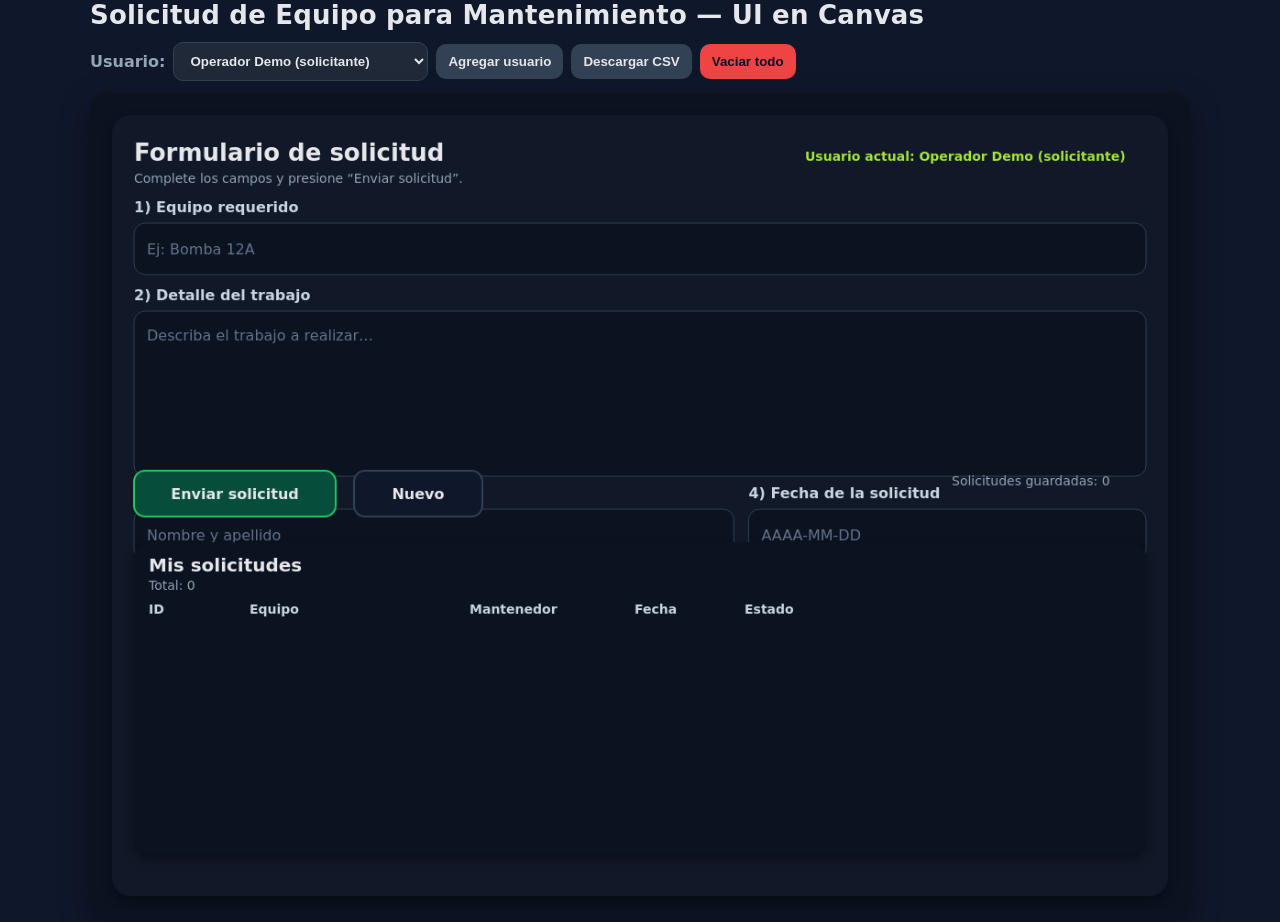
<file: index.html>
<!DOCTYPE html>
<html lang="es">
<head>
  <meta charset="utf-8" />
  <meta name="viewport" content="width=device-width, initial-scale=1" />
  <title>Solicitudes de Mantenimiento — Canvas con Usuarios y Aprobación</title>
  <link rel="icon" type="image/png" href="favicon.png" />
  <style>
    html, body { height: 100%; margin: 0; }
    body { display: grid; place-items: center; background: #0f172a; font-family: system-ui, -apple-system, Segoe UI, Roboto, Ubuntu, Cantarell, Noto Sans, Helvetica, Arial, "Apple Color Emoji", "Segoe UI Emoji"; color: #e5e7eb; }
    .wrap { width: min(1100px, 96vw); }
    .bar { display:flex; justify-content:space-between; align-items:center; gap:12px; margin-bottom:12px; flex-wrap:wrap; }
    .bar h1 { font-size: clamp(18px, 3vw, 26px); margin: 0; font-weight: 700; letter-spacing: 0.2px; }
    .bar .actions { display:flex; gap:8px; flex-wrap: wrap; align-items: center; }
    button, a.btn, select { border: 0; padding: 10px 12px; border-radius: 10px; background:#22c55e; color:#0b1220; font-weight:700; cursor:pointer; text-decoration:none; }
    select { background:#1f2937; color:#e5e7eb; border:1px solid #334155; }
    button.secondary { background:#334155; color:#e5e7eb; }
    button.warn { background:#ef4444; color:#0b1220; }
    canvas { width: 100%; height: auto; border-radius: 16px; box-shadow: 0 10px 30px rgba(0,0,0,0.35); background: #0b1220; }
    input.hidden-input, input.date-input { position: absolute; opacity: 0; pointer-events: none; }
  </style>
</head>
<body>
  <div class="wrap">
    <div class="bar">
      <h1>Solicitud de Equipo para Mantenimiento — UI en Canvas</h1>
      <div class="actions">
        <label for="userSelect" style="color:#94a3b8;font-weight:600">Usuario:</label>
        <select id="userSelect" title="Selecciona usuario"></select>
        <button id="btnAddUser" class="secondary" title="Agregar nuevo usuario">Agregar usuario</button>
        <button id="btnDescargar" class="secondary" title="Descargar CSV">Descargar CSV</button>
        <button id="btnLimpiar" class="warn" title="Vaciar todas las solicitudes">Vaciar todo</button>
      </div>
    </div>
    <canvas id="appCanvas" width="1200" height="900" aria-label="Formulario de solicitudes"></canvas>
  </div>

  <input id="textInput" class="hidden-input" type="text" autocomplete="off" />
  <input id="dateInput" class="date-input" type="date" />

<script>
(function(){
  var canvas = document.getElementById('appCanvas');
  var ctx = canvas.getContext('2d');
  var W = canvas.width; var H = canvas.height;

  // Usuarios simples en localStorage
  var LS_USERS_KEY = 'mant_users_v1';
  var LS_CURR_USER_KEY = 'mant_current_user_v1';
  var DEFAULT_USERS = [
    { id: 'u1', nombre: 'Operador Demo', username: 'operador', rol: 'solicitante' },
    { id: 'u2', nombre: 'Jefe de Operaciones', username: 'aprobador', rol: 'aprobador' }
  ];
  function getUsers(){
    try { var u = JSON.parse(localStorage.getItem(LS_USERS_KEY) || '[]'); return u.length ? u : DEFAULT_USERS.slice(); } catch(e){ return DEFAULT_USERS.slice(); }
  }
  function saveUsers(list){ localStorage.setItem(LS_USERS_KEY, JSON.stringify(list)); populateUserSelect(); }
  function getCurrentUser(){ var users = getUsers(); try { var id = localStorage.getItem(LS_CURR_USER_KEY); var found = users.find(function(x){ return x.id === id; }); return found || users[0]; } catch(e){ return users[0]; } }
  function setCurrentUser(id){ localStorage.setItem(LS_CURR_USER_KEY, id); render(); }
  function addUser(nombre, username, rol){ var users = getUsers(); var id = 'u' + Math.random().toString(36).slice(2,9); users.push({id:id, nombre:nombre, username:username, rol:rol}); saveUsers(users); setCurrentUser(id); }
  function populateUserSelect(){ var sel = document.getElementById('userSelect'); var users = getUsers(); sel.innerHTML = ''; users.forEach(function(u){ var opt = document.createElement('option'); opt.value = u.id; opt.textContent = u.nombre + ' (' + u.rol + ')'; sel.appendChild(opt); }); sel.value = getCurrentUser().id; }

  // Estado de la app
  var state = { focusKey: null, toast: null, fields: { equipo:'', detalle:'', mantenedor:'', fecha:'' }, boxes: {}, rowBoxes: {} };

  // Helpers de dibujo
  function setFont(size, weight){ if(!size) size = 18; if(!weight) weight = 'normal'; ctx.font = weight + ' ' + size + 'px ui-sans-serif, system-ui'; }
  function fillPath(f, color){ ctx.fillStyle = color; f(); }
  function strokePath(f, color, width){ if(!width) width = 1; ctx.lineWidth = width; ctx.strokeStyle = color; f(true); }
  function roundRectPath(x,y,w,h,r){ if(!r) r = 12; return function(drawStroke){ ctx.beginPath(); ctx.moveTo(x+r, y); ctx.arcTo(x+w, y, x+w, y+h, r); ctx.arcTo(x+w, y+h, x, y+h, r); ctx.arcTo(x, y+h, x, y, r); ctx.arcTo(x, y, x+w, y, r); ctx.closePath(); if(drawStroke) ctx.stroke(); else ctx.fill(); } }
  function shadow(f){ ctx.save(); ctx.shadowColor = 'rgba(0,0,0,0.35)'; ctx.shadowBlur = 12; ctx.shadowOffsetY = 6; f(); ctx.restore(); }
  function label(text, x, y){ setFont(16,'600'); ctx.fillStyle = '#cbd5e1'; ctx.fillText(text, x, y); }
  function wrapText(text, x, y, maxWidth, lineHeight){ var words = String(text || '').split(' '); var line = ''; for(var n=0;n<words.length;n++){ var testLine = line ? line + ' ' + words[n] : words[n]; var m = ctx.measureText(testLine); if(m.width > maxWidth && line){ ctx.fillText(line, x, y); line = words[n]; y += lineHeight; } else { line = testLine; } } if(line) ctx.fillText(line, x, y); }
  function drawButton(text, x, y, w, h, type){ var colors = ['#334155','#0f172a']; if(type==='primary') colors = ['#22c55e','#064e3b']; if(type==='danger') colors = ['#ef4444','#3f1212']; var rr = roundRectPath(x,y,w,h,12); fillPath(rr, colors[1]); strokePath(rr, colors[0], 2); setFont(16,'700'); ctx.fillStyle = '#e5e7eb'; var tw = ctx.measureText(text).width; ctx.fillText(text, x + (w - tw)/2, y + h/2 + 6); return {x:x,y:y,w:w,h:h}; }
  function drawChip(text, x, y, color){ var padX=10; setFont(14,'700'); var tw = ctx.measureText(text).width; var rr = roundRectPath(x, y-16, tw+padX*2, 26, 12); fillPath(rr, color); ctx.fillStyle = '#0b1220'; ctx.fillText(text, x+padX, y+4); }

  // Datos
  var LS_REQ_KEY = 'solicitudes_mant_canvas_v2';
  function getAll(){ try { var arr = JSON.parse(localStorage.getItem(LS_REQ_KEY) || '[]'); return arr.map(upgradeReq); } catch(e){ return []; } }
  function saveAll(list){ localStorage.setItem(LS_REQ_KEY, JSON.stringify(list)); }
  function saveOne(item){ var all = getAll(); all.push(item); saveAll(all); }
  function clearAll(){ localStorage.removeItem(LS_REQ_KEY); }
  function upgradeReq(r){ if(!r.id){ r.id = 'REQ-' + (r.createdAt || Date.now()); } if(!r.estado){ r.estado = 'Pendiente'; } if(!r.creadaPor){ r.creadaPor = 'desconocido'; } return r; }

  // Render
  var btnEnviar = null; var btnNuevo = null;
  function drawBG(){ shadow(function(){ fillPath(roundRectPath(24,24,W-48,H-48,20), '#111827'); }); setFont(26,'700'); ctx.fillStyle = '#e5e7eb'; ctx.fillText('Formulario de solicitud', 48, 74); setFont(14); ctx.fillStyle = '#94a3b8'; ctx.fillText('Complete los campos y presione “Enviar solicitud”.', 48, 98); var u = getCurrentUser(); setFont(14,'700'); ctx.fillStyle = '#a3e635'; ctx.fillText('Usuario actual: ' + u.nombre + ' (' + u.rol + ')', W-420, 74); }
  function drawForm(){ var left = 48; var top = 120; var colW = W - 96; label('1) Equipo requerido', left, top+10); drawInput('equipo', left, top+22, colW, 56); label('2) Detalle del trabajo', left, top+106); drawInput('detalle', left, top+118, colW, 180, true); label('3) Mantenedor a cargo', left, top+322); drawInput('mantenedor', left, top+334, colW * 0.6 - 8, 56); label('4) Fecha de la solicitud', left + colW * 0.6 + 8, top+322); drawInput('fecha', left + colW * 0.6 + 8, top+334, colW * 0.4 - 8, 56); btnEnviar = drawButton('Enviar solicitud', left, 412, 220, 50, 'primary'); btnNuevo  = drawButton('Nuevo', left + 240, 412, 140, 50, 'secondary'); }
  function drawInput(key, x, y, w, h, multiline){ var focused = state.focusKey === key; var rr = roundRectPath(x,y,w,h,12); fillPath(rr, '#0b1220'); strokePath(rr, focused ? '#22c55e' : '#334155', focused?2:1); setFont(18); ctx.fillStyle = '#e5e7eb'; var pad = 14; var text = String(state.fields[key] || ''); if(multiline){ wrapText(text, x+pad, y+pad+18, w-pad*2, 22); } else { ctx.fillText(text, x+pad, y + h/2 + 7); } if(!text){ setFont(16); ctx.fillStyle = '#64748b'; var ph = {equipo:'Ej: Bomba 12A', detalle:'Describa el trabajo a realizar…', mantenedor:'Nombre y apellido', fecha:'AAAA-MM-DD'}[key]; if(multiline){ wrapText(ph, x+pad, y+pad+18, w-pad*2, 22); } else { ctx.fillText(ph, x+pad, y + h/2 + 6); } } state.boxes[key] = {x:x,y:y,w:w,h:h}; }
  function drawLists(){ var u = getCurrentUser(); var all = getAll(); var listTop = 490; var panelH = H - listTop - 70; var panelW = W - 96; var left = 48; shadow(function(){ fillPath(roundRectPath(left, listTop, panelW, panelH, 16), '#0b1220'); }); setFont(20,'700'); ctx.fillStyle = '#e5e7eb'; var title = u.rol === 'aprobador' ? 'Bandeja de Aprobación' : 'Mis solicitudes'; ctx.fillText(title, left+16, listTop+32); setFont(14); ctx.fillStyle = '#94a3b8'; var subset = u.rol === 'aprobador' ? all.filter(function(r){ return r.estado === 'Pendiente'; }) : all.filter(function(r){ return r.creadaPor === u.username || r.creadaPor === u.nombre; }); var hint = u.rol === 'aprobador' ? 'Pendientes: ' + subset.length : 'Total: ' + subset.length; ctx.fillText(hint, left+16, listTop+52);
    var cols = [ {key:'id', label:'ID', w:110}, {key:'equipo', label:'Equipo', w:240}, {key:'mantenedor', label:'Mantenedor', w:180}, {key:'fecha', label:'Fecha', w:120}, {key:'estado', label:'Estado', w:130}, {key:'acciones', label:(u.rol==='aprobador'?'Acciones':' '), w:210} ];
    var x = left+16; var y = listTop+78; setFont(14,'700'); ctx.fillStyle = '#cbd5e1'; cols.forEach(function(c){ ctx.fillText(c.label, x, y); x += c.w; });
    state.rowBoxes = {}; y += 14; var rowH = 44; var maxRows = Math.floor((panelH - 110)/rowH);
    subset.slice(0, maxRows).forEach(function(r, idx){ var ry = y + idx*rowH; ctx.fillStyle = idx % 2 ? '#0b1d2e' : '#0f172a'; ctx.fillRect(left+8, ry-18, panelW-16, rowH); var cx = left+16; setFont(14); ctx.fillStyle = '#e5e7eb'; ctx.fillText(String(r.id).slice(0,12), cx, ry); cx += cols[0].w; ctx.fillText(String(r.equipo).slice(0,26), cx, ry); cx += cols[1].w; ctx.fillText(String(r.mantenedor).slice(0,22), cx, ry); cx += cols[2].w; ctx.fillText(String(r.fecha), cx, ry); cx += cols[3].w; if(r.estado === 'Aprobada'){ drawChip('Aprobada', cx, ry, '#16a34a'); } else if(r.estado === 'Rechazada'){ drawChip('Rechazada', cx, ry, '#ef4444'); } else { drawChip('Pendiente', cx, ry, '#eab308'); } cx += cols[4].w; if(u.rol === 'aprobador' && r.estado === 'Pendiente'){ var b1 = drawButton('Aprobar', cx, ry-26, 96, 34, 'primary'); var b2 = drawButton('Rechazar', cx+110, ry-26, 96, 34, 'danger'); state.rowBoxes['approve:' + r.id] = b1; state.rowBoxes['reject:' + r.id] = b2; } }); }
  function render(){ ctx.clearRect(0,0,W,H); drawBG(); drawForm(); setFont(14); ctx.fillStyle = '#94a3b8'; var total = getAll().length; ctx.fillText('Solicitudes guardadas: ' + total, W - 260, 428); if(state.toast && Date.now() < state.toast.until){ var msg = state.toast.msg; ctx.save(); shadow(function(){ fillPath(roundRectPath(W-480, 40, 420, 52, 12), '#16a34a'); }); setFont(16,'700'); ctx.fillStyle = '#052e1a'; ctx.fillText('✓', W-462, 73); ctx.fillStyle = '#052e1a'; ctx.fillText(msg, W-440, 73); ctx.restore(); } drawLists(); }

  // Entradas nativas
  var textInput = document.getElementById('textInput'); var dateInput = document.getElementById('dateInput');
  function focusField(key){ state.focusKey = key; positionNativeInput(key); render(); }
  function blurInputs(){ state.focusKey = null; textInput.style.opacity = 0; textInput.style.pointerEvents = 'none'; dateInput.style.opacity = 0; dateInput.style.pointerEvents = 'none'; render(); }
  function positionNativeInput(key){ var b = state.boxes[key]; if(!b) return; var rect = canvas.getBoundingClientRect(); var px = rect.left + (b.x / W) * rect.width; var py = rect.top + (b.y / H) * rect.height; var pw = (b.w / W) * rect.width; var ph = (b.h / H) * rect.height; if(key === 'fecha'){ dateInput.style.left = String(px + 10) + 'px'; dateInput.style.top = String(py + 10) + 'px'; dateInput.style.width = String(pw - 20) + 'px'; dateInput.style.height = String(ph - 20) + 'px'; dateInput.value = state.fields.fecha || ''; dateInput.style.opacity = 1; dateInput.style.pointerEvents = 'auto'; dateInput.focus(); } else { textInput.type = 'text'; textInput.style.left = String(px + 10) + 'px'; textInput.style.top = String(py + 10) + 'px'; textInput.style.width = String(pw - 20) + 'px'; textInput.style.height = String(ph - 20) + 'px'; textInput.value = state.fields[key] || ''; textInput.maxLength = key === 'detalle' ? 500 : 120; textInput.style.opacity = 1; textInput.style.pointerEvents = 'auto'; textInput.focus(); } }

  canvas.addEventListener('click', function(e){ var rect = canvas.getBoundingClientRect(); var x = (e.clientX - rect.left) * (W / rect.width); var y = (e.clientY - rect.top) * (H / rect.height); var p = {x:x, y:y}; var k; for(k in state.boxes){ var b = state.boxes[k]; if(p.x>=b.x && p.x<=b.x+b.w && p.y>=b.y && p.y<=b.y+b.h){ focusField(k); return; } }
    if(btnEnviar && p.x>=btnEnviar.x && p.x<=btnEnviar.x+btnEnviar.w && p.y>=btnEnviar.y && p.y<=btnEnviar.y+btnEnviar.h){ handleSubmit(); return; }
    if(btnNuevo && p.x>=btnNuevo.x && p.x<=btnNuevo.x+btnNuevo.w && p.y>=btnNuevo.y && p.y<=btnNuevo.y+btnNuevo.h){ handleNuevo(); return; }
    for(k in state.rowBoxes){ var bb = state.rowBoxes[k]; if(p.x>=bb.x && p.x<=bb.x+bb.w && p.y>=bb.y && p.y<=bb.y+bb.h){ var parts = k.split(':'); if(parts[0]==='approve') approveRequest(parts[1]); else if(parts[0]==='reject') rejectRequest(parts[1]); return; } }
    blurInputs();
  });

  function handleSubmit(){ var u = getCurrentUser(); var f = state.fields; if(!f.equipo || !f.detalle || !f.mantenedor || !f.fecha){ showToast('Complete todos los campos.'); return; } var now = new Date(); var item = { id: 'REQ-' + now.getTime(), equipo: f.equipo, detalle: f.detalle, mantenedor: f.mantenedor, fecha: f.fecha, estado: 'Pendiente', creadaPor: u.username || u.nombre, aprobador: null, fechaAprob: null, motivoRechazo: null, createdAt: now.toISOString() }; saveOne(item); showToast('Solicitud enviada y en estado Pendiente.'); handleNuevo(); }
  function handleNuevo(){ state.fields = {equipo:'', detalle:'', mantenedor:'', fecha:''}; blurInputs(); render(); }
  function approveRequest(id){ var u = getCurrentUser(); var all = getAll(); var i = all.findIndex(function(r){ return String(r.id) === String(id); }); if(i<0) return; all[i].estado = 'Aprobada'; all[i].aprobador = u.username || u.nombre; all[i].fechaAprob = new Date().toISOString(); all[i].motivoRechazo = null; saveAll(all); showToast('Solicitud ' + id + ' aprobada.'); render(); }
  function rejectRequest(id){ var motivo = prompt('Indique motivo de rechazo:'); var u = getCurrentUser(); var all = getAll(); var i = all.findIndex(function(r){ return String(r.id) === String(id); }); if(i<0) return; all[i].estado = 'Rechazada'; all[i].aprobador = u.username || u.nombre; all[i].fechaAprob = new Date().toISOString(); all[i].motivoRechazo = String(motivo || ''); saveAll(all); showToast('Solicitud ' + id + ' rechazada.'); render(); }

  function showToast(msg){ state.toast = {msg: msg, until: Date.now() + 2200}; render(); }

  // Botones de cabecera
  document.getElementById('btnDescargar').addEventListener('click', function(){ var rows = getAll(); if(rows.length===0){ showToast('No hay solicitudes para exportar.'); return; } var header = ['id','equipo','detalle','mantenedor','fecha','estado','creadaPor','aprobador','fechaAprob','motivoRechazo','createdAt']; var NL = String.fromCharCode(10); function esc(v){ var s = String(v); s = s.split('"').join('""'); var need = s.indexOf(',')>-1 || s.indexOf(NL)>-1 || s.indexOf('"')>-1; return need ? '"' + s + '"' : s; } var csv = [header.join(',')].concat(rows.map(function(r){ return header.map(function(h){ return esc(r[h] == null ? '' : r[h]); }).join(','); })).join(NL); var blob = new Blob([csv], {type:'text/csv;charset=utf-8;'}); var url = URL.createObjectURL(blob); var a = document.createElement('a'); a.href = url; a.download = 'solicitudes_mantenimiento.csv'; document.body.appendChild(a); a.click(); a.remove(); URL.revokeObjectURL(url); });
  document.getElementById('btnLimpiar').addEventListener('click', function(){ if(confirm('¿Seguro que desea eliminar todas las solicitudes guardadas?')){ clearAll(); render(); } });
  document.getElementById('btnAddUser').addEventListener('click', function(){ var nombre = prompt('Nombre del usuario:'); if(!nombre) return; var username = prompt('Usuario de inicio de sesión:'); if(!username) username = nombre.toLowerCase().split(' ').join('.'); var rol = prompt('Rol: escriba solicitante o aprobador','solicitante'); if(!rol) return; rol = rol.toLowerCase().trim(); if(rol!=='solicitante' && rol!=='aprobador'){ alert('Rol no válido'); return; } addUser(nombre, username, rol); });
  document.getElementById('userSelect').addEventListener('change', function(e){ setCurrentUser(e.target.value); });

  // Inicialización
  populateUserSelect();
  render();
  window.addEventListener('resize', function(){ if(state.focusKey) positionNativeInput(state.focusKey); });
})();
</script>
</body>
</html>
</file>
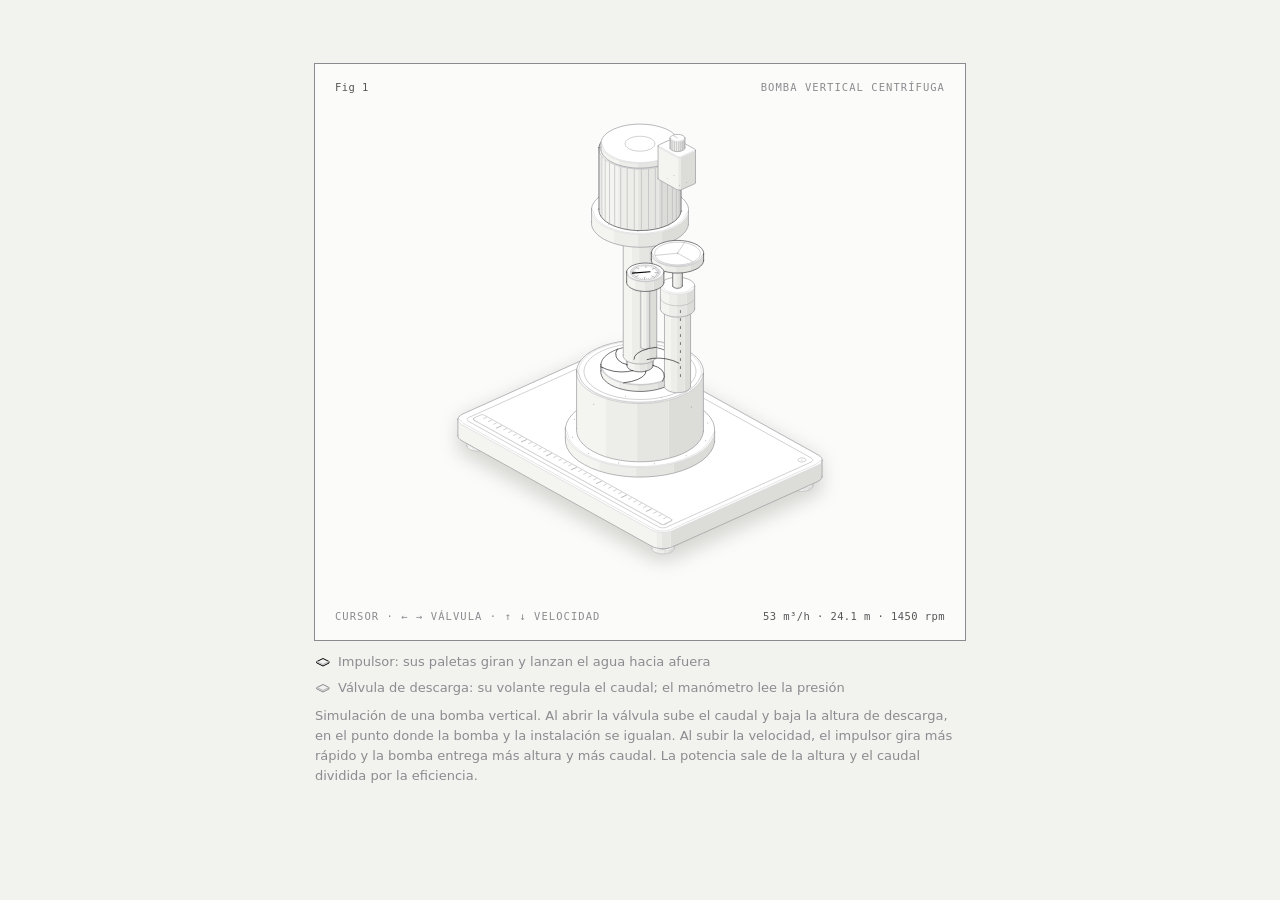
<file: pruebas/bomba-vertical/bomba-vertical-light.html>
<!doctype html><html lang="en"><head><meta charset="utf-8"><meta name="viewport" content="width=device-width, initial-scale=1"><title>Bomba vertical</title><style>
.iso{
  --anatomy-page:#0b0b0b;--anatomy-card:#131313;--anatomy-text:#a3a3a3;--anatomy-strong:#e6e6e6;--anatomy-muted:#6e6e6e;
  --anatomy-paper:#131313;--anatomy-face:#1b1b1b;--anatomy-top:#1c1c1c;
  --anatomy-shade-0:#0f0f0f;--anatomy-shade-1:#121212;--anatomy-shade-2:#151515;--anatomy-shade-3:#181818;
  --anatomy-lit-top:#262626;--anatomy-lit-shade:#1d1d1d;
  --anatomy-hi:#d4d4d4;--anatomy-mid:#6a6a6a;--anatomy-lo:#3e3e3e;--anatomy-faint:#2a2a2a;--anatomy-lit:#ffffff;
  --anatomy-halo:#050505;--anatomy-halo-opacity:.9;--anatomy-dot:#e6e6e6;
  --anatomy-red:#ff6b6b;--anatomy-green:#6be0a0;--anatomy-blue:#6b9bff;
  --anatomy-weight:.6px;--anatomy-ease:cubic-bezier(.32,.72,0,1);
  --anatomy-mono:ui-monospace,"SF Mono",Menlo,Consolas,monospace;
  --anatomy-lift:inset 0 1px 0 0 #ffffff0a,inset 0 0 0 1px #ffffff06,0 0 0 1px #00000026,0 1px 1px -.5px #00000014,0 3px 3px -1.5px #00000014,0 6px 6px -3px #00000014,0 12px 12px -6px #00000014;
}
.iso[data-theme="light"]{
  --anatomy-page:#f2f2ef;--anatomy-card:#fbfbfa;--anatomy-text:#57575a;--anatomy-strong:#18181a;--anatomy-muted:#8c8c90;
  --anatomy-paper:#fbfbfa;--anatomy-face:#ffffff;--anatomy-top:#ffffff;
  --anatomy-shade-0:#dcdcd9;--anatomy-shade-1:#e5e5e2;--anatomy-shade-2:#ededea;--anatomy-shade-3:#f4f4f1;
  --anatomy-lit-top:#ffffff;--anatomy-lit-shade:#eeeeeb;
  --anatomy-hi:#26262a;--anatomy-mid:#8a8a8f;--anatomy-lo:#b4b4b8;--anatomy-faint:#d4d4d6;--anatomy-lit:#000000;
  --anatomy-halo:#8a8a80;--anatomy-halo-opacity:.32;--anatomy-dot:#3a3a3e;
  --anatomy-red:#e5484d;--anatomy-green:#30a46c;--anatomy-blue:#3e63dd;
  --anatomy-lift:inset 0 1px 0 0 #ffffff,0 0 0 1px #0000000f,0 1px 1px -.5px #0000000a,0 3px 3px -1.5px #0000000a,0 6px 6px -3px #0000000a,0 12px 12px -6px #0000000a;
}
.iso-svg{display:block;width:100%;height:auto;overflow:visible}
.iso-svg path,.iso-svg circle{vector-effect:non-scaling-stroke}
.iso-fill{fill:var(--anatomy-paper);stroke:none}
.iso-solid[data-lit]>.iso-fill{fill:var(--anatomy-face)}
.iso-shade,.iso-top{stroke:none}
.iso-shade[data-shade="0"]{fill:var(--anatomy-shade-0)}
.iso-shade[data-shade="1"]{fill:var(--anatomy-shade-1)}
.iso-shade[data-shade="2"]{fill:var(--anatomy-shade-2)}
.iso-shade[data-shade="3"]{fill:var(--anatomy-shade-3)}
.iso-top{fill:var(--anatomy-top)}
.iso-solid[data-lit]>.iso-top{fill:var(--anatomy-lit-top)}
.iso-solid[data-lit]>.iso-shade{fill:var(--anatomy-lit-shade)}
.iso-solid[data-seamless]>.iso-shade,.iso-solid[data-seamless]>.iso-top{stroke-width:.4;stroke-linejoin:round}
.iso-solid[data-seamless]>.iso-shade[data-shade="0"]{stroke:var(--anatomy-shade-0)}
.iso-solid[data-seamless]>.iso-shade[data-shade="1"]{stroke:var(--anatomy-shade-1)}
.iso-solid[data-seamless]>.iso-shade[data-shade="2"]{stroke:var(--anatomy-shade-2)}
.iso-solid[data-seamless]>.iso-shade[data-shade="3"]{stroke:var(--anatomy-shade-3)}
.iso-solid[data-seamless]>.iso-top{stroke:var(--anatomy-top)}
.iso-solid[data-seamless][data-lit]>.iso-top{stroke:var(--anatomy-lit-top)}
.iso-solid[data-seamless][data-lit]>.iso-shade{stroke:var(--anatomy-lit-shade)}
.iso-solid[data-lit]>.iso-edge{stroke:var(--anatomy-lit)}
.iso-halo{fill:var(--anatomy-halo);stroke:none;filter:blur(9px);opacity:var(--anatomy-halo-opacity);transform:translateY(3px)}
.iso-line{fill:none;stroke:var(--anatomy-lo);stroke-width:var(--anatomy-weight);stroke-linecap:round;stroke-linejoin:round}
.iso-line[data-tone="hi"]{stroke:var(--anatomy-hi)}
.iso-line[data-tone="mid"]{stroke:var(--anatomy-mid)}
.iso-line[data-tone="lo"]{stroke:var(--anatomy-lo)}
.iso-line[data-tone="faint"]{stroke:var(--anatomy-faint)}
.iso-line[data-tone="lit"]{stroke:var(--anatomy-lit)}
.iso-line[data-tone="red"]{stroke:var(--anatomy-red)}
.iso-line[data-tone="green"]{stroke:var(--anatomy-green)}
.iso-line[data-tone="blue"]{stroke:var(--anatomy-blue)}
.iso-line[data-dotted]{stroke-dasharray:.01 3.5;stroke-width:1}
.iso-line[data-dashed]{stroke-dasharray:3 3}
.iso-line[data-flow]{stroke-dasharray:2 6}
.iso-wire-end{fill:var(--anatomy-paper);stroke:var(--anatomy-lo);stroke-width:var(--anatomy-weight)}
.iso-wire[data-tone="hi"] .iso-wire-end{stroke:var(--anatomy-hi)}
.iso-wire[data-tone="mid"] .iso-wire-end{stroke:var(--anatomy-mid)}
.iso-wire[data-tone="faint"] .iso-wire-end{stroke:var(--anatomy-faint)}
.iso-wire[data-tone="lit"] .iso-wire-end{stroke:var(--anatomy-lit)}
.iso-dots circle{fill:var(--anatomy-dot);stroke:none;opacity:.32}
.iso-dots[data-tone="hi"] circle{opacity:.85}
.iso-dots[data-tone="mid"] circle{opacity:.45}
.iso-dots[data-tone="lo"] circle{opacity:.22}
.iso-dots[data-tone="faint"] circle{opacity:.12}
.iso-face-text{fill:var(--anatomy-mid);font-family:var(--anatomy-mono);letter-spacing:.04em}
.iso-face-text[data-tone="hi"]{fill:var(--anatomy-hi)}
.iso-face-text[data-tone="lo"]{fill:var(--anatomy-lo)}
.iso-face-text[data-tone="faint"]{fill:var(--anatomy-faint)}
.tb-body{fill:var(--anatomy-shade-2);stroke:none}
.tb-shine{fill:var(--anatomy-top);stroke:none}
.tb-shade{fill:var(--anatomy-shade-0);stroke:none}
.tb-ring{fill:none;stroke:var(--anatomy-lo);stroke-width:.45;stroke-linecap:butt;stroke-linejoin:round}
.tb-ring[data-tone="mid"]{stroke:var(--anatomy-mid)}
.tb-ring[data-tone="faint"]{stroke:var(--anatomy-faint)}
.tb-ring[data-tone="hi"]{stroke:var(--anatomy-hi)}
@keyframes iso-flow{to{stroke-dashoffset:-32}}
@keyframes iso-pulse{0%,100%{opacity:.18}12%{opacity:1}40%{opacity:.18}}
.iso-line[data-flow]{animation:iso-flow 1600ms linear infinite}
.iso-dots circle[data-pulse]{animation:iso-pulse 1600ms steps(1,end) infinite;animation-delay:var(--pulse-at,0ms)}
.iso-figure{margin:32px 0 36px}
.iso-plate{position:relative;padding:52px 24px;border-radius:0;background:var(--anatomy-card);box-shadow:0 0 0 1px var(--anatomy-mid);--anatomy-paper:var(--anatomy-card)}
.iso-plate-corners{position:absolute;inset:18px 20px;pointer-events:none}
.iso-plate-corner{position:absolute;color:var(--anatomy-muted);font-family:var(--anatomy-mono);font-size:10.5px;line-height:1;letter-spacing:.04em;white-space:nowrap}
.iso-plate-corner[data-corner="fig"]{top:0;left:0;color:var(--anatomy-text)}
.iso-plate-corner[data-corner="title"]{top:0;right:0;text-transform:uppercase;letter-spacing:.1em}
.iso-plate-corner[data-corner="hint"]{bottom:0;left:0;text-transform:uppercase;letter-spacing:.1em}
.iso-plate-corner[data-corner="readout"]{right:0;bottom:0;color:var(--anatomy-text);font-variant-numeric:tabular-nums}
.iso-plate .iso-svg{margin:0 auto}
.iso-legend{display:grid;gap:8px;margin-top:12px;color:var(--anatomy-muted);font-size:13px;line-height:1.55}
.iso-keys{display:flex;flex-wrap:wrap;gap:6px 18px}
.iso-key{display:inline-flex;align-items:center;gap:7px}
.iso-swatch{width:16px;height:10px;flex:none;overflow:visible}
.iso-swatch path{fill:none;stroke:var(--anatomy-hi);stroke-width:1;vector-effect:non-scaling-stroke;stroke-linejoin:round;stroke-linecap:round}
.iso-swatch[data-mark="raised"] path,.iso-swatch[data-mark="flat"] path{stroke:var(--anatomy-mid)}
.iso-swatch[data-mark="lit"] path{stroke:var(--anatomy-lit)}
.iso-swatch[data-mark="dim"] path{stroke:var(--anatomy-lo)}
.iso-swatch[data-mark="dotted"] path{stroke-dasharray:.01 3;stroke-width:1.4}
.iso-swatch[data-mark="dashed"] path{stroke-dasharray:3 2.5}
.iso-swatch[data-mark="red"] path{stroke:var(--anatomy-red)}
.iso-swatch[data-mark="green"] path{stroke:var(--anatomy-green)}
.iso-swatch[data-mark="blue"] path{stroke:var(--anatomy-blue)}
.iso-swatch-crease{stroke:var(--anatomy-lo)!important}
@media (max-width:560px){.iso-plate{padding:48px 12px 70px}.iso-plate-corner[data-corner="hint"]{bottom:18px}}
@media (prefers-reduced-motion:reduce){.iso-line[data-flow],.iso-dots circle[data-pulse]{animation:none}}

*{box-sizing:border-box}
html{color-scheme:dark}
body[data-theme="light"]{color-scheme:light}
body{margin:0;background:var(--anatomy-page);color:var(--anatomy-text);font:14px/1.6 ui-sans-serif,system-ui,-apple-system,"Segoe UI",sans-serif;-webkit-font-smoothing:antialiased}
.iso-page{width:min(650px,100% - 32px);margin:64px auto 96px}
</style></head><body class="iso" data-theme="light"><main class="iso-page"><figure class="iso-figure"><div class="iso-plate"><div class="iso-plate-corners" aria-hidden="true"><span class="iso-plate-corner" data-corner="fig">Fig 1</span><span class="iso-plate-corner" data-corner="title">Bomba vertical centrífuga</span><span class="iso-plate-corner" data-corner="hint">Cursor · ← → válvula · ↑ ↓ velocidad</span><span class="iso-plate-corner" data-corner="readout" data-readout></span></div><div class="iso-stage" tabindex="0" role="slider" aria-label="Bomba vertical: flechas izquierda y derecha para la válvula, arriba y abajo para la velocidad" aria-valuemin="0" aria-valuemax="200" aria-valuenow="0"><svg xmlns="http://www.w3.org/2000/svg" class="iso-svg" viewBox="0 0 600 470" role="img" aria-label="Vertical centrifugal pump. A motor on top turns a shaft inside a column; an open impeller in the volute casing throws the water outward, and it rises through the discharge pipe. A gate valve on the pipe sets the flow and a pressure gauge reads the head."><path class="iso-halo" d="M118.5 302.1L118.9 300.7L119.9 299.3L121.4 298.1L123.4 297L267.3 232.2L269.6 231.3L272.3 230.7L275.1 230.4L278 230.3L280.9 230.5L283.7 231L286.2 231.8L288.3 232.7L477.7 337.9L479.4 339.1L480.7 340.4L481.4 341.8L481.5 343.3L481.5 369.1L481.1 370.5L480.1 371.9L478.6 373.2L476.6 374.2L332.7 439L330.4 439.9L327.7 440.5L324.9 440.9L322 440.9L319.1 440.7L316.3 440.2L313.8 439.4L311.7 438.5L122.3 333.3L120.6 332.1L119.3 330.8L118.6 329.4L118.5 327.9Z"/><g class="iso-solid"><path class="iso-fill" d="M265.8 263.3L266 262L266.7 260.8L267.9 259.7L269.5 258.8L271.5 258.1L273.9 257.6L276.3 257.4L278.8 257.4L281.2 257.8L283.4 258.4L285.3 259.2L286.7 260.2L287.7 261.4L288.1 262.6L288.1 265.8L288 267.1L287.3 268.3L286.1 269.4L284.5 270.3L282.4 271L280.1 271.5L277.7 271.7L275.2 271.7L272.8 271.3L270.6 270.7L268.7 269.9L267.2 268.9L266.3 267.7L265.8 266.5Z"/><path class="iso-shade" data-shade="0" d="M284.5 270.3L282.4 271L282.4 267.8L284.5 267.1ZM288.1 265.8L288 267.1L288 263.9L288.1 262.6ZM288 267.1L287.3 268.3L287.3 265.1L288 263.9ZM287.3 268.3L286.1 269.4L286.1 266.2L287.3 265.1ZM286.1 269.4L284.5 270.3L284.5 267.1L286.1 266.2Z"/><path class="iso-shade" data-shade="1" d="M282.4 271L280.1 271.5L280.1 268.3L282.4 267.8ZM280.1 271.5L277.7 271.7L277.7 268.5L280.1 268.3Z"/><path class="iso-shade" data-shade="2" d="M277.7 271.7L275.2 271.7L275.2 268.4L277.7 268.5ZM275.2 271.7L272.8 271.3L272.8 268.1L275.2 268.4ZM272.8 271.3L270.6 270.7L270.6 267.5L272.8 268.1Z"/><path class="iso-shade" data-shade="3" d="M270.6 270.7L268.7 269.9L268.7 266.7L270.6 267.5ZM268.7 269.9L267.2 268.9L267.2 265.7L268.7 266.7ZM267.2 268.9L266.3 267.7L266.3 264.5L267.2 265.7ZM266.3 267.7L265.8 266.5L265.8 263.3L266.3 264.5Z"/><path class="iso-top" d="M284.5 267.1L282.4 267.8L280.1 268.3L277.7 268.5L275.2 268.4L272.8 268.1L270.6 267.5L268.7 266.7L267.2 265.7L266.3 264.5L265.8 263.3L266 262L266.7 260.8L267.9 259.7L269.5 258.8L271.5 258.1L273.9 257.6L276.3 257.4L278.8 257.4L281.2 257.8L283.4 258.4L285.3 259.2L286.7 260.2L287.7 261.4L288.1 262.6L288 263.9L287.3 265.1L286.1 266.2Z"/><path class="iso-line iso-crease" data-tone="faint" d="M288.1 262.6L288 263.9L287.3 265.1L286.1 266.2L284.5 267.1L282.4 267.8L280.1 268.3L277.7 268.5L275.2 268.4L272.8 268.1L270.6 267.5L268.7 266.7L267.2 265.7L266.3 264.5L265.8 263.3"/><path class="iso-line iso-edge" data-tone="lo" d="M265.8 263.3L266 262L266.7 260.8L267.9 259.7L269.5 258.8L271.5 258.1L273.9 257.6L276.3 257.4L278.8 257.4L281.2 257.8L283.4 258.4L285.3 259.2L286.7 260.2L287.7 261.4L288.1 262.6M288.1 265.8L288 267.1L287.3 268.3L286.1 269.4L284.5 270.3L282.4 271L280.1 271.5L277.7 271.7L275.2 271.7L272.8 271.3L270.6 270.7L268.7 269.9L267.2 268.9L266.3 267.7L265.8 266.5M265.8 263.3L265.8 266.5M288.1 262.6L288.1 265.8"/></g><g class="iso-solid"><path class="iso-fill" d="M268.8 256.7L268.9 255.8L269.4 254.9L270.3 254.1L271.5 253.4L273 252.9L274.7 252.6L276.5 252.4L278.3 252.4L280.1 252.7L281.7 253.1L283.1 253.7L284.1 254.5L284.9 255.3L285.2 256.2L285.2 262.7L285.1 263.6L284.6 264.5L283.7 265.3L282.5 266L281 266.5L279.3 266.9L277.5 267L275.6 267L273.9 266.7L272.3 266.3L270.9 265.7L269.8 264.9L269.1 264.1L268.8 263.2Z"/><path class="iso-shade" data-shade="0" d="M282.5 266L281 266.5L281 260.1L282.5 259.5ZM285.2 262.7L285.1 263.6L285.1 257.2L285.2 256.2ZM285.1 263.6L284.6 264.5L284.6 258L285.1 257.2ZM284.6 264.5L283.7 265.3L283.7 258.8L284.6 258ZM283.7 265.3L282.5 266L282.5 259.5L283.7 258.8Z"/><path class="iso-shade" data-shade="1" d="M281 266.5L279.3 266.9L279.3 260.4L281 260.1ZM279.3 266.9L277.5 267L277.5 260.6L279.3 260.4Z"/><path class="iso-shade" data-shade="2" d="M277.5 267L275.6 267L275.6 260.5L277.5 260.6ZM275.6 267L273.9 266.7L273.9 260.3L275.6 260.5ZM273.9 266.7L272.3 266.3L272.3 259.8L273.9 260.3Z"/><path class="iso-shade" data-shade="3" d="M272.3 266.3L270.9 265.7L270.9 259.2L272.3 259.8ZM270.9 265.7L269.8 264.9L269.8 258.5L270.9 259.2ZM269.8 264.9L269.1 264.1L269.1 257.6L269.8 258.5ZM269.1 264.1L268.8 263.2L268.8 256.7L269.1 257.6Z"/><path class="iso-top" d="M282.5 259.5L281 260.1L279.3 260.4L277.5 260.6L275.6 260.5L273.9 260.3L272.3 259.8L270.9 259.2L269.8 258.5L269.1 257.6L268.8 256.7L268.9 255.8L269.4 254.9L270.3 254.1L271.5 253.4L273 252.9L274.7 252.6L276.5 252.4L278.3 252.4L280.1 252.7L281.7 253.1L283.1 253.7L284.1 254.5L284.9 255.3L285.2 256.2L285.1 257.2L284.6 258L283.7 258.8Z"/><path class="iso-line iso-crease" data-tone="faint" d="M285.2 256.2L285.1 257.2L284.6 258L283.7 258.8L282.5 259.5L281 260.1L279.3 260.4L277.5 260.6L275.6 260.5L273.9 260.3L272.3 259.8L270.9 259.2L269.8 258.5L269.1 257.6L268.8 256.7"/><path class="iso-line iso-edge" data-tone="mid" d="M268.8 256.7L268.9 255.8L269.4 254.9L270.3 254.1L271.5 253.4L273 252.9L274.7 252.6L276.5 252.4L278.3 252.4L280.1 252.7L281.7 253.1L283.1 253.7L284.1 254.5L284.9 255.3L285.2 256.2M285.2 262.7L285.1 263.6L284.6 264.5L283.7 265.3L282.5 266L281 266.5L279.3 266.9L277.5 267L275.6 267L273.9 266.7L272.3 266.3L270.9 265.7L269.8 264.9L269.1 264.1L268.8 263.2M268.8 256.7L268.8 263.2M285.2 256.2L285.2 262.7"/></g><g class="iso-solid"><path class="iso-fill" d="M127.5 325.6L127.6 324.3L128.3 323.1L129.5 322L131.1 321.1L133.2 320.4L135.5 319.9L137.9 319.7L140.4 319.7L142.9 320.1L145 320.7L146.9 321.5L148.4 322.5L149.3 323.7L149.8 324.9L149.8 328.1L149.6 329.4L149 330.6L147.8 331.7L146.1 332.6L144.1 333.3L141.7 333.8L139.3 334L136.8 334L134.4 333.6L132.2 333L130.3 332.2L128.9 331.2L127.9 330L127.5 328.8Z"/><path class="iso-shade" data-shade="0" d="M146.1 332.6L144.1 333.3L144.1 330.1L146.1 329.4ZM149.8 328.1L149.6 329.4L149.6 326.1L149.8 324.9ZM149.6 329.4L149 330.6L149 327.3L149.6 326.1ZM149 330.6L147.8 331.7L147.8 328.4L149 327.3ZM147.8 331.7L146.1 332.6L146.1 329.4L147.8 328.4Z"/><path class="iso-shade" data-shade="1" d="M144.1 333.3L141.7 333.8L141.7 330.6L144.1 330.1ZM141.7 333.8L139.3 334L139.3 330.8L141.7 330.6Z"/><path class="iso-shade" data-shade="2" d="M139.3 334L136.8 334L136.8 330.7L139.3 330.8ZM136.8 334L134.4 333.6L134.4 330.4L136.8 330.7ZM134.4 333.6L132.2 333L132.2 329.8L134.4 330.4Z"/><path class="iso-shade" data-shade="3" d="M132.2 333L130.3 332.2L130.3 329L132.2 329.8ZM130.3 332.2L128.9 331.2L128.9 328L130.3 329ZM128.9 331.2L127.9 330L127.9 326.8L128.9 328ZM127.9 330L127.5 328.8L127.5 325.6L127.9 326.8Z"/><path class="iso-top" d="M146.1 329.4L144.1 330.1L141.7 330.6L139.3 330.8L136.8 330.7L134.4 330.4L132.2 329.8L130.3 329L128.9 328L127.9 326.8L127.5 325.6L127.6 324.3L128.3 323.1L129.5 322L131.1 321.1L133.2 320.4L135.5 319.9L137.9 319.7L140.4 319.7L142.9 320.1L145 320.7L146.9 321.5L148.4 322.5L149.3 323.7L149.8 324.9L149.6 326.1L149 327.3L147.8 328.4Z"/><path class="iso-line iso-crease" data-tone="faint" d="M149.8 324.9L149.6 326.1L149 327.3L147.8 328.4L146.1 329.4L144.1 330.1L141.7 330.6L139.3 330.8L136.8 330.7L134.4 330.4L132.2 329.8L130.3 329L128.9 328L127.9 326.8L127.5 325.6"/><path class="iso-line iso-edge" data-tone="lo" d="M127.5 325.6L127.6 324.3L128.3 323.1L129.5 322L131.1 321.1L133.2 320.4L135.5 319.9L137.9 319.7L140.4 319.7L142.9 320.1L145 320.7L146.9 321.5L148.4 322.5L149.3 323.7L149.8 324.9M149.8 328.1L149.6 329.4L149 330.6L147.8 331.7L146.1 332.6L144.1 333.3L141.7 333.8L139.3 334L136.8 334L134.4 333.6L132.2 333L130.3 332.2L128.9 331.2L127.9 330L127.5 328.8M127.5 325.6L127.5 328.8M149.8 324.9L149.8 328.1"/></g><g class="iso-solid"><path class="iso-fill" d="M130.4 319L130.5 318.1L131 317.2L131.9 316.4L133.1 315.7L134.6 315.2L136.3 314.8L138.1 314.7L140 314.7L141.7 315L143.3 315.4L144.7 316L145.8 316.8L146.5 317.6L146.8 318.5L146.8 325L146.7 325.9L146.2 326.8L145.3 327.6L144.1 328.3L142.6 328.8L140.9 329.2L139.1 329.3L137.3 329.3L135.5 329L133.9 328.6L132.5 328L131.5 327.2L130.8 326.4L130.4 325.5Z"/><path class="iso-shade" data-shade="0" d="M144.1 328.3L142.6 328.8L142.6 322.4L144.1 321.8ZM146.8 325L146.7 325.9L146.7 319.5L146.8 318.5ZM146.7 325.9L146.2 326.8L146.2 320.3L146.7 319.5ZM146.2 326.8L145.3 327.6L145.3 321.1L146.2 320.3ZM145.3 327.6L144.1 328.3L144.1 321.8L145.3 321.1Z"/><path class="iso-shade" data-shade="1" d="M142.6 328.8L140.9 329.2L140.9 322.7L142.6 322.4ZM140.9 329.2L139.1 329.3L139.1 322.9L140.9 322.7Z"/><path class="iso-shade" data-shade="2" d="M139.1 329.3L137.3 329.3L137.3 322.8L139.1 322.9ZM137.3 329.3L135.5 329L135.5 322.6L137.3 322.8ZM135.5 329L133.9 328.6L133.9 322.1L135.5 322.6Z"/><path class="iso-shade" data-shade="3" d="M133.9 328.6L132.5 328L132.5 321.5L133.9 322.1ZM132.5 328L131.5 327.2L131.5 320.8L132.5 321.5ZM131.5 327.2L130.8 326.4L130.8 319.9L131.5 320.8ZM130.8 326.4L130.4 325.5L130.4 319L130.8 319.9Z"/><path class="iso-top" d="M144.1 321.8L142.6 322.4L140.9 322.7L139.1 322.9L137.3 322.8L135.5 322.6L133.9 322.1L132.5 321.5L131.5 320.8L130.8 319.9L130.4 319L130.5 318.1L131 317.2L131.9 316.4L133.1 315.7L134.6 315.2L136.3 314.8L138.1 314.7L140 314.7L141.7 315L143.3 315.4L144.7 316L145.8 316.8L146.5 317.6L146.8 318.5L146.7 319.5L146.2 320.3L145.3 321.1Z"/><path class="iso-line iso-crease" data-tone="faint" d="M146.8 318.5L146.7 319.5L146.2 320.3L145.3 321.1L144.1 321.8L142.6 322.4L140.9 322.7L139.1 322.9L137.3 322.8L135.5 322.6L133.9 322.1L132.5 321.5L131.5 320.8L130.8 319.9L130.4 319"/><path class="iso-line iso-edge" data-tone="mid" d="M130.4 319L130.5 318.1L131 317.2L131.9 316.4L133.1 315.7L134.6 315.2L136.3 314.8L138.1 314.7L140 314.7L141.7 315L143.3 315.4L144.7 316L145.8 316.8L146.5 317.6L146.8 318.5M146.8 325L146.7 325.9L146.2 326.8L145.3 327.6L144.1 328.3L142.6 328.8L140.9 329.2L139.1 329.3L137.3 329.3L135.5 329L133.9 328.6L132.5 328L131.5 327.2L130.8 326.4L130.4 325.5M130.4 319L130.4 325.5M146.8 318.5L146.8 325"/></g><g class="iso-solid"><path class="iso-fill" d="M450.2 365.7L450.4 364.4L451 363.2L452.2 362.1L453.9 361.2L455.9 360.5L458.3 360L460.7 359.8L463.2 359.8L465.6 360.2L467.8 360.8L469.7 361.6L471.1 362.6L472.1 363.8L472.5 365L472.5 368.2L472.4 369.5L471.7 370.7L470.5 371.8L468.9 372.7L466.8 373.4L464.5 373.9L462.1 374.1L459.6 374.1L457.1 373.7L455 373.1L453.1 372.3L451.6 371.3L450.7 370.1L450.2 368.9Z"/><path class="iso-shade" data-shade="0" d="M468.9 372.7L466.8 373.4L466.8 370.2L468.9 369.5ZM472.5 368.2L472.4 369.5L472.4 366.2L472.5 365ZM472.4 369.5L471.7 370.7L471.7 367.4L472.4 366.2ZM471.7 370.7L470.5 371.8L470.5 368.5L471.7 367.4ZM470.5 371.8L468.9 372.7L468.9 369.5L470.5 368.5Z"/><path class="iso-shade" data-shade="1" d="M466.8 373.4L464.5 373.9L464.5 370.7L466.8 370.2ZM464.5 373.9L462.1 374.1L462.1 370.9L464.5 370.7Z"/><path class="iso-shade" data-shade="2" d="M462.1 374.1L459.6 374.1L459.6 370.8L462.1 370.9ZM459.6 374.1L457.1 373.7L457.1 370.5L459.6 370.8ZM457.1 373.7L455 373.1L455 369.9L457.1 370.5Z"/><path class="iso-shade" data-shade="3" d="M455 373.1L453.1 372.3L453.1 369.1L455 369.9ZM453.1 372.3L451.6 371.3L451.6 368.1L453.1 369.1ZM451.6 371.3L450.7 370.1L450.7 366.9L451.6 368.1ZM450.7 370.1L450.2 368.9L450.2 365.7L450.7 366.9Z"/><path class="iso-top" d="M468.9 369.5L466.8 370.2L464.5 370.7L462.1 370.9L459.6 370.8L457.1 370.5L455 369.9L453.1 369.1L451.6 368.1L450.7 366.9L450.2 365.7L450.4 364.4L451 363.2L452.2 362.1L453.9 361.2L455.9 360.5L458.3 360L460.7 359.8L463.2 359.8L465.6 360.2L467.8 360.8L469.7 361.6L471.1 362.6L472.1 363.8L472.5 365L472.4 366.2L471.7 367.4L470.5 368.5Z"/><path class="iso-line iso-crease" data-tone="faint" d="M472.5 365L472.4 366.2L471.7 367.4L470.5 368.5L468.9 369.5L466.8 370.2L464.5 370.7L462.1 370.9L459.6 370.8L457.1 370.5L455 369.9L453.1 369.1L451.6 368.1L450.7 366.9L450.2 365.7"/><path class="iso-line iso-edge" data-tone="lo" d="M450.2 365.7L450.4 364.4L451 363.2L452.2 362.1L453.9 361.2L455.9 360.5L458.3 360L460.7 359.8L463.2 359.8L465.6 360.2L467.8 360.8L469.7 361.6L471.1 362.6L472.1 363.8L472.5 365M472.5 368.2L472.4 369.5L471.7 370.7L470.5 371.8L468.9 372.7L466.8 373.4L464.5 373.9L462.1 374.1L459.6 374.1L457.1 373.7L455 373.1L453.1 372.3L451.6 371.3L450.7 370.1L450.2 368.9M450.2 365.7L450.2 368.9M472.5 365L472.5 368.2"/></g><g class="iso-solid"><path class="iso-fill" d="M453.2 359.1L453.3 358.2L453.8 357.3L454.7 356.5L455.9 355.8L457.4 355.3L459.1 354.9L460.9 354.8L462.7 354.8L464.5 355.1L466.1 355.5L467.5 356.1L468.5 356.9L469.2 357.7L469.6 358.6L469.6 365.1L469.5 366L469 366.9L468.1 367.7L466.9 368.4L465.4 368.9L463.7 369.3L461.9 369.4L460 369.4L458.3 369.1L456.7 368.7L455.3 368.1L454.2 367.3L453.5 366.5L453.2 365.6Z"/><path class="iso-shade" data-shade="0" d="M466.9 368.4L465.4 368.9L465.4 362.5L466.9 361.9ZM469.6 365.1L469.5 366L469.5 359.6L469.6 358.6ZM469.5 366L469 366.9L469 360.4L469.5 359.6ZM469 366.9L468.1 367.7L468.1 361.2L469 360.4ZM468.1 367.7L466.9 368.4L466.9 361.9L468.1 361.2Z"/><path class="iso-shade" data-shade="1" d="M465.4 368.9L463.7 369.3L463.7 362.8L465.4 362.5ZM463.7 369.3L461.9 369.4L461.9 363L463.7 362.8Z"/><path class="iso-shade" data-shade="2" d="M461.9 369.4L460 369.4L460 362.9L461.9 363ZM460 369.4L458.3 369.1L458.3 362.7L460 362.9ZM458.3 369.1L456.7 368.7L456.7 362.2L458.3 362.7Z"/><path class="iso-shade" data-shade="3" d="M456.7 368.7L455.3 368.1L455.3 361.6L456.7 362.2ZM455.3 368.1L454.2 367.3L454.2 360.9L455.3 361.6ZM454.2 367.3L453.5 366.5L453.5 360L454.2 360.9ZM453.5 366.5L453.2 365.6L453.2 359.1L453.5 360Z"/><path class="iso-top" d="M466.9 361.9L465.4 362.5L463.7 362.8L461.9 363L460 362.9L458.3 362.7L456.7 362.2L455.3 361.6L454.2 360.9L453.5 360L453.2 359.1L453.3 358.2L453.8 357.3L454.7 356.5L455.9 355.8L457.4 355.3L459.1 354.9L460.9 354.8L462.7 354.8L464.5 355.1L466.1 355.5L467.5 356.1L468.5 356.9L469.2 357.7L469.6 358.6L469.5 359.6L469 360.4L468.1 361.2Z"/><path class="iso-line iso-crease" data-tone="faint" d="M469.6 358.6L469.5 359.6L469 360.4L468.1 361.2L466.9 361.9L465.4 362.5L463.7 362.8L461.9 363L460 362.9L458.3 362.7L456.7 362.2L455.3 361.6L454.2 360.9L453.5 360L453.2 359.1"/><path class="iso-line iso-edge" data-tone="mid" d="M453.2 359.1L453.3 358.2L453.8 357.3L454.7 356.5L455.9 355.8L457.4 355.3L459.1 354.9L460.9 354.8L462.7 354.8L464.5 355.1L466.1 355.5L467.5 356.1L468.5 356.9L469.2 357.7L469.6 358.6M469.6 365.1L469.5 366L469 366.9L468.1 367.7L466.9 368.4L465.4 368.9L463.7 369.3L461.9 369.4L460 369.4L458.3 369.1L456.7 368.7L455.3 368.1L454.2 367.3L453.5 366.5L453.2 365.6M453.2 359.1L453.2 365.6M469.6 358.6L469.6 365.1"/></g><g class="iso-solid"><path class="iso-fill" d="M311.9 428L312 426.7L312.7 425.5L313.9 424.4L315.5 423.5L317.6 422.7L319.9 422.3L322.3 422.1L324.8 422.1L327.2 422.5L329.4 423.1L331.3 423.9L332.8 424.9L333.7 426.1L334.2 427.3L334.2 430.5L334 431.8L333.3 433L332.1 434.1L330.5 435L328.5 435.7L326.1 436.2L323.7 436.4L321.2 436.4L318.8 436L316.6 435.4L314.7 434.6L313.3 433.6L312.3 432.4L311.9 431.2Z"/><path class="iso-shade" data-shade="0" d="M330.5 435L328.5 435.7L328.5 432.5L330.5 431.8ZM334.2 430.5L334 431.8L334 428.5L334.2 427.3ZM334 431.8L333.3 433L333.3 429.7L334 428.5ZM333.3 433L332.1 434.1L332.1 430.8L333.3 429.7ZM332.1 434.1L330.5 435L330.5 431.8L332.1 430.8Z"/><path class="iso-shade" data-shade="1" d="M328.5 435.7L326.1 436.2L326.1 433L328.5 432.5ZM326.1 436.2L323.7 436.4L323.7 433.2L326.1 433Z"/><path class="iso-shade" data-shade="2" d="M323.7 436.4L321.2 436.4L321.2 433.1L323.7 433.2ZM321.2 436.4L318.8 436L318.8 432.8L321.2 433.1ZM318.8 436L316.6 435.4L316.6 432.2L318.8 432.8Z"/><path class="iso-shade" data-shade="3" d="M316.6 435.4L314.7 434.6L314.7 431.4L316.6 432.2ZM314.7 434.6L313.3 433.6L313.3 430.3L314.7 431.4ZM313.3 433.6L312.3 432.4L312.3 429.2L313.3 430.3ZM312.3 432.4L311.9 431.2L311.9 428L312.3 429.2Z"/><path class="iso-top" d="M330.5 431.8L328.5 432.5L326.1 433L323.7 433.2L321.2 433.1L318.8 432.8L316.6 432.2L314.7 431.4L313.3 430.3L312.3 429.2L311.9 428L312 426.7L312.7 425.5L313.9 424.4L315.5 423.5L317.6 422.7L319.9 422.3L322.3 422.1L324.8 422.1L327.2 422.5L329.4 423.1L331.3 423.9L332.8 424.9L333.7 426.1L334.2 427.3L334 428.5L333.3 429.7L332.1 430.8Z"/><path class="iso-line iso-crease" data-tone="faint" d="M334.2 427.3L334 428.5L333.3 429.7L332.1 430.8L330.5 431.8L328.5 432.5L326.1 433L323.7 433.2L321.2 433.1L318.8 432.8L316.6 432.2L314.7 431.4L313.3 430.3L312.3 429.2L311.9 428"/><path class="iso-line iso-edge" data-tone="lo" d="M311.9 428L312 426.7L312.7 425.5L313.9 424.4L315.5 423.5L317.6 422.7L319.9 422.3L322.3 422.1L324.8 422.1L327.2 422.5L329.4 423.1L331.3 423.9L332.8 424.9L333.7 426.1L334.2 427.3M334.2 430.5L334 431.8L333.3 433L332.1 434.1L330.5 435L328.5 435.7L326.1 436.2L323.7 436.4L321.2 436.4L318.8 436L316.6 435.4L314.7 434.6L313.3 433.6L312.3 432.4L311.9 431.2M311.9 428L311.9 431.2M334.2 427.3L334.2 430.5"/></g><g class="iso-solid"><path class="iso-fill" d="M314.8 421.4L314.9 420.5L315.4 419.6L316.3 418.8L317.5 418.1L319 417.6L320.7 417.2L322.5 417.1L324.4 417.1L326.1 417.4L327.7 417.8L329.1 418.4L330.2 419.2L330.9 420L331.2 420.9L331.2 427.4L331.1 428.3L330.6 429.2L329.7 430L328.5 430.7L327 431.2L325.3 431.6L323.5 431.7L321.7 431.7L319.9 431.4L318.3 431L316.9 430.4L315.9 429.6L315.1 428.8L314.8 427.9Z"/><path class="iso-shade" data-shade="0" d="M328.5 430.7L327 431.2L327 424.8L328.5 424.2ZM331.2 427.4L331.1 428.3L331.1 421.8L331.2 420.9ZM331.1 428.3L330.6 429.2L330.6 422.7L331.1 421.8ZM330.6 429.2L329.7 430L329.7 423.5L330.6 422.7ZM329.7 430L328.5 430.7L328.5 424.2L329.7 423.5Z"/><path class="iso-shade" data-shade="1" d="M327 431.2L325.3 431.6L325.3 425.1L327 424.8ZM325.3 431.6L323.5 431.7L323.5 425.3L325.3 425.1Z"/><path class="iso-shade" data-shade="2" d="M323.5 431.7L321.7 431.7L321.7 425.2L323.5 425.3ZM321.7 431.7L319.9 431.4L319.9 425L321.7 425.2ZM319.9 431.4L318.3 431L318.3 424.5L319.9 425Z"/><path class="iso-shade" data-shade="3" d="M318.3 431L316.9 430.4L316.9 423.9L318.3 424.5ZM316.9 430.4L315.9 429.6L315.9 423.2L316.9 423.9ZM315.9 429.6L315.1 428.8L315.1 422.3L315.9 423.2ZM315.1 428.8L314.8 427.9L314.8 421.4L315.1 422.3Z"/><path class="iso-top" d="M328.5 424.2L327 424.8L325.3 425.1L323.5 425.3L321.7 425.2L319.9 425L318.3 424.5L316.9 423.9L315.9 423.2L315.1 422.3L314.8 421.4L314.9 420.5L315.4 419.6L316.3 418.8L317.5 418.1L319 417.6L320.7 417.2L322.5 417.1L324.4 417.1L326.1 417.4L327.7 417.8L329.1 418.4L330.2 419.2L330.9 420L331.2 420.9L331.1 421.8L330.6 422.7L329.7 423.5Z"/><path class="iso-line iso-crease" data-tone="faint" d="M331.2 420.9L331.1 421.8L330.6 422.7L329.7 423.5L328.5 424.2L327 424.8L325.3 425.1L323.5 425.3L321.7 425.2L319.9 425L318.3 424.5L316.9 423.9L315.9 423.2L315.1 422.3L314.8 421.4"/><path class="iso-line iso-edge" data-tone="mid" d="M314.8 421.4L314.9 420.5L315.4 419.6L316.3 418.8L317.5 418.1L319 417.6L320.7 417.2L322.5 417.1L324.4 417.1L326.1 417.4L327.7 417.8L329.1 418.4L330.2 419.2L330.9 420L331.2 420.9M331.2 427.4L331.1 428.3L330.6 429.2L329.7 430L328.5 430.7L327 431.2L325.3 431.6L323.5 431.7L321.7 431.7L319.9 431.4L318.3 431L316.9 430.4L315.9 429.6L315.1 428.8L314.8 427.9M314.8 421.4L314.8 427.9M331.2 420.9L331.2 427.4"/></g><g class="iso-solid"><path class="iso-fill" d="M118.5 302.1L118.9 300.7L119.9 299.3L121.4 298.1L123.4 297L267.3 232.2L269.6 231.3L272.3 230.7L275.1 230.4L278 230.3L280.9 230.5L283.7 231L286.2 231.8L288.3 232.7L477.7 337.9L479.4 339.1L480.7 340.4L481.4 341.8L481.5 343.3L481.5 359.4L481.1 360.9L480.1 362.2L478.6 363.5L476.6 364.6L332.7 429.3L330.4 430.2L327.7 430.8L324.9 431.2L322 431.2L319.1 431L316.3 430.5L313.8 429.8L311.7 428.8L122.3 323.6L120.6 322.5L119.3 321.1L118.6 319.7L118.5 318.3Z"/><path class="iso-shade" data-shade="0" d="M481.5 359.4L481.1 360.9L481.1 344.7L481.5 343.3ZM481.1 360.9L480.1 362.2L480.1 346.1L481.1 344.7ZM480.1 362.2L478.6 363.5L478.6 347.3L480.1 346.1ZM478.6 363.5L476.6 364.6L476.6 348.4L478.6 347.3ZM476.6 364.6L332.7 429.3L332.7 413.2L476.6 348.4ZM332.7 429.3L330.4 430.2L330.4 414.1L332.7 413.2Z"/><path class="iso-shade" data-shade="1" d="M330.4 430.2L327.7 430.8L327.7 414.7L330.4 414.1ZM327.7 430.8L324.9 431.2L324.9 415.1L327.7 414.7ZM324.9 431.2L322 431.2L322 415.1L324.9 415.1Z"/><path class="iso-shade" data-shade="2" d="M322 431.2L319.1 431L319.1 414.9L322 415.1ZM319.1 431L316.3 430.5L316.3 414.4L319.1 414.9Z"/><path class="iso-shade" data-shade="3" d="M316.3 430.5L313.8 429.8L313.8 413.6L316.3 414.4ZM313.8 429.8L311.7 428.8L311.7 412.7L313.8 413.6ZM311.7 428.8L122.3 323.6L122.3 307.5L311.7 412.7ZM122.3 323.6L120.6 322.5L120.6 306.3L122.3 307.5ZM120.6 322.5L119.3 321.1L119.3 305L120.6 306.3ZM119.3 321.1L118.6 319.7L118.6 303.6L119.3 305ZM118.6 319.7L118.5 318.3L118.5 302.1L118.6 303.6Z"/><path class="iso-top" d="M477.7 337.9L479.4 339.1L480.7 340.4L481.4 341.8L481.5 343.3L481.1 344.7L480.1 346.1L478.6 347.3L476.6 348.4L332.7 413.2L330.4 414.1L327.7 414.7L324.9 415.1L322 415.1L319.1 414.9L316.3 414.4L313.8 413.6L311.7 412.7L122.3 307.5L120.6 306.3L119.3 305L118.6 303.6L118.5 302.1L118.9 300.7L119.9 299.3L121.4 298.1L123.4 297L267.3 232.2L269.6 231.3L272.3 230.7L275.1 230.4L278 230.3L280.9 230.5L283.7 231L286.2 231.8L288.3 232.7Z"/><path class="iso-line iso-crease" data-tone="faint" d="M481.5 343.3L481.1 344.7L480.1 346.1L478.6 347.3L476.6 348.4L332.7 413.2L330.4 414.1L327.7 414.7L324.9 415.1L322 415.1L319.1 414.9L316.3 414.4L313.8 413.6L311.7 412.7L122.3 307.5L120.6 306.3L119.3 305L118.6 303.6L118.5 302.1"/><path class="iso-line iso-bevel" data-tone="faint" d="M481.5 343.3L478.2 344.4L477.4 345.5L476.2 346.5L474.5 347.4L330.8 412.1L328.8 412.8L326.7 413.3L324.4 413.6L322.1 413.6L319.8 413.5L317.6 413.1L315.6 412.5L313.8 411.6L124.6 306.6L123.1 305.6L122.1 304.5L121.6 303.4L118.5 302.1"/><path class="iso-line iso-edge" data-tone="mid" d="M118.5 302.1L118.9 300.7L119.9 299.3L121.4 298.1L123.4 297L267.3 232.2L269.6 231.3L272.3 230.7L275.1 230.4L278 230.3L280.9 230.5L283.7 231L286.2 231.8L288.3 232.7L477.7 337.9L479.4 339.1L480.7 340.4L481.4 341.8L481.5 343.3M481.5 359.4L481.1 360.9L480.1 362.2L478.6 363.5L476.6 364.6L332.7 429.3L330.4 430.2L327.7 430.8L324.9 431.2L322 431.2L319.1 431L316.3 430.5L313.8 429.8L311.7 428.8L122.3 323.6L120.6 322.5L119.3 321.1L118.6 319.7L118.5 318.3M481.5 343.3L481.5 359.4M118.5 302.1L118.5 318.3"/></g><path class="iso-line" data-tone="lo" d="M470.8 341L471.4 341.5L471.9 342L472.2 342.5L472.2 343L472.1 343.6L471.7 344.1L471.1 344.6L470.4 345L326.5 409.8L325.6 410.1L324.6 410.3L323.5 410.4L322.4 410.5L321.4 410.4L320.3 410.2L319.4 409.9L318.6 409.5L129.2 304.4L128.6 303.9L128.1 303.4L127.8 302.9L127.8 302.4L127.9 301.8L128.3 301.3L128.9 300.8L129.6 300.4L273.5 235.7L274.4 235.3L275.4 235.1L276.5 235L277.6 234.9L278.6 235L279.7 235.2L280.6 235.5L281.4 235.9Z"/><path class="iso-line" data-tone="lo" d="M279.7 241.9L278.4 242.3L276.8 242.4L275.2 242.2L273.9 241.7L273.1 241L272.9 240.3L273.3 239.5L274.2 238.8L275.6 238.4L277.2 238.3L278.8 238.5L280 239L280.9 239.7L281.1 240.5L280.7 241.2ZM464.1 344.3L462.8 344.7L461.2 344.8L459.6 344.6L458.3 344.1L457.5 343.4L457.3 342.6L457.7 341.9L458.6 341.2L460 340.8L461.6 340.7L463.1 340.9L464.4 341.4L465.2 342.1L465.5 342.9L465.1 343.6ZM141.4 304.2L140 304.6L138.4 304.7L136.9 304.5L135.6 304L134.8 303.3L134.5 302.5L134.9 301.8L135.9 301.1L137.2 300.7L138.8 300.6L140.4 300.8L141.7 301.3L142.5 302L142.7 302.8L142.3 303.5ZM325.8 406.6L324.4 407L322.8 407.1L321.2 406.9L320 406.4L319.1 405.7L318.9 404.9L319.3 404.2L320.3 403.5L321.6 403.1L323.2 403L324.8 403.2L326.1 403.7L326.9 404.4L327.1 405.2L326.7 405.9Z"/><g class="iso-dots" data-tone="mid"><circle cx="277" cy="240.4" r="0.5"/><circle cx="461.4" cy="342.8" r="0.5"/><circle cx="138.6" cy="302.7" r="0.5"/><circle cx="323" cy="405.1" r="0.5"/></g><g class="iso-solid"><path class="iso-fill" d="M134.2 301.8L134.2 301.3L134.7 300.9L141.7 297.8L142.5 297.6L143.5 297.6L144.3 297.9L331.2 401.7L331.6 402.1L331.6 403.1L331.6 403.5L331 403.9L324.1 407.1L323.3 407.3L322.3 407.3L321.5 407L134.6 303.2L134.2 302.8Z"/><path class="iso-shade" data-shade="0" d="M331.6 403.1L331.6 403.5L331.6 402.6L331.6 402.1ZM331.6 403.5L331 403.9L331 403L331.6 402.6ZM331 403.9L324.1 407.1L324.1 406.1L331 403Z"/><path class="iso-shade" data-shade="1" d="M324.1 407.1L323.3 407.3L323.3 406.3L324.1 406.1Z"/><path class="iso-shade" data-shade="2" d="M323.3 407.3L322.3 407.3L322.3 406.3L323.3 406.3Z"/><path class="iso-shade" data-shade="3" d="M322.3 407.3L321.5 407L321.5 406L322.3 406.3ZM321.5 407L134.6 303.2L134.6 302.2L321.5 406ZM134.6 303.2L134.2 302.8L134.2 301.8L134.6 302.2Z"/><path class="iso-top" d="M331.2 401.7L331.6 402.1L331.6 402.6L331 403L324.1 406.1L323.3 406.3L322.3 406.3L321.5 406L134.6 302.2L134.2 301.8L134.2 301.3L134.7 300.9L141.7 297.8L142.5 297.6L143.5 297.6L144.3 297.9Z"/><path class="iso-line iso-edge" data-tone="lo" d="M134.2 301.8L134.2 301.3L134.7 300.9L141.7 297.8L142.5 297.6L143.5 297.6L144.3 297.9L331.2 401.7L331.6 402.1M331.6 403.1L331.6 403.5L331 403.9L324.1 407.1L323.3 407.3L322.3 407.3L321.5 407L134.6 303.2L134.2 302.8M331.6 402.1L331.6 403.1M134.2 301.8L134.2 302.8"/></g><path class="iso-line" data-tone="lo" d="M146.9 300.5L144.2 301.7M151.9 303.2L149.1 304.5M156.9 306L154.1 307.2M166.9 311.5L164.1 312.8M171.8 314.3L169.1 315.5M176.8 317.1L174.1 318.3M181.8 319.8L179 321.1M191.8 325.4L189 326.6M196.8 328.1L194 329.4M201.7 330.9L199 332.1M206.7 333.7L204 334.9M216.7 339.2L213.9 340.4M221.7 342L218.9 343.2M226.7 344.7L223.9 346M231.6 347.5L228.9 348.7M241.6 353L238.8 354.3M246.6 355.8L243.8 357.1M251.6 358.6L248.8 359.8M256.6 361.3L253.8 362.6M266.5 366.9L263.8 368.1M271.5 369.6L268.7 370.9M276.5 372.4L273.7 373.7M281.5 375.2L278.7 376.4M291.4 380.7L288.7 382M296.4 383.5L293.7 384.7M301.4 386.2L298.6 387.5M306.4 389L303.6 390.3M316.4 394.5L313.6 395.8M321.3 397.3L318.6 398.6M326.3 400.1L323.6 401.3"/><path class="iso-line" data-tone="mid" d="M161.9 308.8L156.9 311M186.8 322.6L181.8 324.8M211.7 336.4L206.7 338.7M236.6 350.3L231.6 352.5M261.5 364.1L256.6 366.3M286.5 377.9L281.5 380.2M311.4 391.8L306.4 394"/><g class="iso-solid"><path class="iso-fill" d="M225.6 311.1L226.8 306.2L229.2 301.5L232.8 297L237.5 292.7L243.4 288.8L250.2 285.4L257.8 282.3L266.2 279.8L275.1 277.9L284.5 276.6L294.2 275.9L303.9 275.8L313.6 276.4L323 277.6L332.1 279.4L340.6 281.8L348.4 284.7L355.3 288.1L361.4 291.9L366.4 296.1L370.2 300.6L372.9 305.3L374.2 310.1L374.4 315L374.4 324.7L373.2 329.5L370.8 334.2L367.2 338.7L362.5 343L356.6 346.9L349.8 350.4L342.2 353.4L333.8 355.9L324.9 357.8L315.5 359.1L305.8 359.8L296.1 359.9L286.4 359.3L277 358.1L267.9 356.3L259.4 353.9L251.6 351L244.7 347.6L238.6 343.8L233.6 339.6L229.8 335.1L227.1 330.4L225.8 325.6L225.6 320.8Z"/><path class="iso-shade" data-shade="0" d="M349.8 350.4L342.2 353.4L342.2 343.7L349.8 340.7ZM342.2 353.4L333.8 355.9L333.8 346.2L342.2 343.7ZM374.4 324.7L373.2 329.5L373.2 319.8L374.4 315ZM373.2 329.5L370.8 334.2L370.8 324.5L373.2 319.8ZM370.8 334.2L367.2 338.7L367.2 329.1L370.8 324.5ZM367.2 338.7L362.5 343L362.5 333.3L367.2 329.1ZM362.5 343L356.6 346.9L356.6 337.2L362.5 333.3ZM356.6 346.9L349.8 350.4L349.8 340.7L356.6 337.2Z"/><path class="iso-shade" data-shade="1" d="M333.8 355.9L324.9 357.8L324.9 348.1L333.8 346.2ZM324.9 357.8L315.5 359.1L315.5 349.5L324.9 348.1ZM315.5 359.1L305.8 359.8L305.8 350.2L315.5 349.5ZM305.8 359.8L296.1 359.9L296.1 350.2L305.8 350.2Z"/><path class="iso-shade" data-shade="2" d="M296.1 359.9L286.4 359.3L286.4 349.6L296.1 350.2ZM286.4 359.3L277 358.1L277 348.4L286.4 349.6ZM277 358.1L267.9 356.3L267.9 346.6L277 348.4ZM267.9 356.3L259.4 353.9L259.4 344.3L267.9 346.6Z"/><path class="iso-shade" data-shade="3" d="M259.4 353.9L251.6 351L251.6 341.3L259.4 344.3ZM251.6 351L244.7 347.6L244.7 337.9L251.6 341.3ZM244.7 347.6L238.6 343.8L238.6 334.1L244.7 337.9ZM238.6 343.8L233.6 339.6L233.6 329.9L238.6 334.1ZM233.6 339.6L229.8 335.1L229.8 325.5L233.6 329.9ZM229.8 335.1L227.1 330.4L227.1 320.8L229.8 325.5ZM227.1 330.4L225.8 325.6L225.8 316L227.1 320.8ZM225.8 325.6L225.6 320.8L225.6 311.1L225.8 316Z"/><path class="iso-top" d="M349.8 340.7L342.2 343.7L333.8 346.2L324.9 348.1L315.5 349.5L305.8 350.2L296.1 350.2L286.4 349.6L277 348.4L267.9 346.6L259.4 344.3L251.6 341.3L244.7 337.9L238.6 334.1L233.6 329.9L229.8 325.5L227.1 320.8L225.8 316L225.6 311.1L226.8 306.2L229.2 301.5L232.8 297L237.5 292.7L243.4 288.8L250.2 285.4L257.8 282.3L266.2 279.8L275.1 277.9L284.5 276.6L294.2 275.9L303.9 275.8L313.6 276.4L323 277.6L332.1 279.4L340.6 281.8L348.4 284.7L355.3 288.1L361.4 291.9L366.4 296.1L370.2 300.6L372.9 305.3L374.2 310.1L374.4 315L373.2 319.8L370.8 324.5L367.2 329.1L362.5 333.3L356.6 337.2Z"/><path class="iso-line iso-crease" data-tone="faint" d="M374.4 315L373.2 319.8L370.8 324.5L367.2 329.1L362.5 333.3L356.6 337.2L349.8 340.7L342.2 343.7L333.8 346.2L324.9 348.1L315.5 349.5L305.8 350.2L296.1 350.2L286.4 349.6L277 348.4L267.9 346.6L259.4 344.3L251.6 341.3L244.7 337.9L238.6 334.1L233.6 329.9L229.8 325.5L227.1 320.8L225.8 316L225.6 311.1"/><path class="iso-line iso-bevel" data-tone="faint" d="M374.4 315L371.4 319.6L369.1 324.3L365.5 328.7L360.9 332.8L355.2 336.6L348.6 340L341.1 343L333 345.4L324.2 347.3L315.1 348.5L305.7 349.2L296.2 349.3L286.8 348.7L277.6 347.6L268.7 345.8L260.4 343.5L252.8 340.6L246 337.3L240.2 333.6L235.3 329.5L231.5 325.2L229 320.6L227.6 315.9L225.6 311.1"/><path class="iso-line iso-edge" data-tone="mid" d="M225.6 311.1L226.8 306.2L229.2 301.5L232.8 297L237.5 292.7L243.4 288.8L250.2 285.4L257.8 282.3L266.2 279.8L275.1 277.9L284.5 276.6L294.2 275.9L303.9 275.8L313.6 276.4L323 277.6L332.1 279.4L340.6 281.8L348.4 284.7L355.3 288.1L361.4 291.9L366.4 296.1L370.2 300.6L372.9 305.3L374.2 310.1L374.4 315M374.4 324.7L373.2 329.5L370.8 334.2L367.2 338.7L362.5 343L356.6 346.9L349.8 350.4L342.2 353.4L333.8 355.9L324.9 357.8L315.5 359.1L305.8 359.8L296.1 359.9L286.4 359.3L277 358.1L267.9 356.3L259.4 353.9L251.6 351L244.7 347.6L238.6 343.8L233.6 339.6L229.8 335.1L227.1 330.4L225.8 325.6L225.6 320.8M225.6 311.1L225.6 320.8M374.4 315L374.4 324.7"/></g><g class="iso-solid"><path class="iso-fill" d="M236.8 253.3L237.8 249.2L239.8 245.2L242.9 241.4L246.9 237.7L251.9 234.4L257.6 231.5L264.1 228.9L271.3 226.8L278.9 225.1L286.8 224L295 223.4L303.3 223.4L311.5 223.9L319.6 224.9L327.3 226.4L334.5 228.4L341.1 230.9L347 233.8L352.2 237.1L356.4 240.6L359.7 244.4L361.9 248.4L363.1 252.5L363.2 256.6L363.2 314.7L362.2 318.8L360.2 322.8L357.1 326.7L353.1 330.3L348.1 333.6L342.4 336.6L335.9 339.1L328.7 341.2L321.1 342.9L313.2 344L305 344.6L296.7 344.6L288.5 344.2L280.4 343.1L272.7 341.6L265.5 339.6L258.9 337.1L253 334.2L247.8 331L243.6 327.4L240.3 323.6L238.1 319.6L236.9 315.5L236.8 311.4Z"/><path class="iso-shade" data-shade="0" d="M342.4 336.6L335.9 339.1L335.9 281.1L342.4 278.5ZM335.9 339.1L328.7 341.2L328.7 283.2L335.9 281.1ZM363.2 314.7L362.2 318.8L362.2 260.7L363.2 256.6ZM362.2 318.8L360.2 322.8L360.2 264.8L362.2 260.7ZM360.2 322.8L357.1 326.7L357.1 268.6L360.2 264.8ZM357.1 326.7L353.1 330.3L353.1 272.2L357.1 268.6ZM353.1 330.3L348.1 333.6L348.1 275.5L353.1 272.2ZM348.1 333.6L342.4 336.6L342.4 278.5L348.1 275.5Z"/><path class="iso-shade" data-shade="1" d="M328.7 341.2L321.1 342.9L321.1 284.8L328.7 283.2ZM321.1 342.9L313.2 344L313.2 285.9L321.1 284.8ZM313.2 344L305 344.6L305 286.5L313.2 285.9ZM305 344.6L296.7 344.6L296.7 286.6L305 286.5Z"/><path class="iso-shade" data-shade="2" d="M296.7 344.6L288.5 344.2L288.5 286.1L296.7 286.6ZM288.5 344.2L280.4 343.1L280.4 285.1L288.5 286.1ZM280.4 343.1L272.7 341.6L272.7 283.5L280.4 285.1ZM272.7 341.6L265.5 339.6L265.5 281.5L272.7 283.5Z"/><path class="iso-shade" data-shade="3" d="M265.5 339.6L258.9 337.1L258.9 279L265.5 281.5ZM258.9 337.1L253 334.2L253 276.2L258.9 279ZM253 334.2L247.8 331L247.8 272.9L253 276.2ZM247.8 331L243.6 327.4L243.6 269.3L247.8 272.9ZM243.6 327.4L240.3 323.6L240.3 265.5L243.6 269.3ZM240.3 323.6L238.1 319.6L238.1 261.6L240.3 265.5ZM238.1 319.6L236.9 315.5L236.9 257.5L238.1 261.6ZM236.9 315.5L236.8 311.4L236.8 253.3L236.9 257.5Z"/><path class="iso-top" d="M342.4 278.5L335.9 281.1L328.7 283.2L321.1 284.8L313.2 285.9L305 286.5L296.7 286.6L288.5 286.1L280.4 285.1L272.7 283.5L265.5 281.5L258.9 279L253 276.2L247.8 272.9L243.6 269.3L240.3 265.5L238.1 261.6L236.9 257.5L236.8 253.3L237.8 249.2L239.8 245.2L242.9 241.4L246.9 237.7L251.9 234.4L257.6 231.5L264.1 228.9L271.3 226.8L278.9 225.1L286.8 224L295 223.4L303.3 223.4L311.5 223.9L319.6 224.9L327.3 226.4L334.5 228.4L341.1 230.9L347 233.8L352.2 237.1L356.4 240.6L359.7 244.4L361.9 248.4L363.1 252.5L363.2 256.6L362.2 260.7L360.2 264.8L357.1 268.6L353.1 272.2L348.1 275.5Z"/><path class="iso-line iso-crease" data-tone="lo" d="M363.2 256.6L362.2 260.7L360.2 264.8L357.1 268.6L353.1 272.2L348.1 275.5L342.4 278.5L335.9 281.1L328.7 283.2L321.1 284.8L313.2 285.9L305 286.5L296.7 286.6L288.5 286.1L280.4 285.1L272.7 283.5L265.5 281.5L258.9 279L253 276.2L247.8 272.9L243.6 269.3L240.3 265.5L238.1 261.6L236.9 257.5L236.8 253.3"/><path class="iso-line iso-bevel" data-tone="lo" d="M363.2 256.6L360.1 260.5L358.1 264.4L355.1 268.1L351.2 271.6L346.4 274.8L340.9 277.7L334.6 280.1L327.7 282.2L320.4 283.8L312.7 284.8L304.8 285.4L296.8 285.5L288.9 285L281.1 284L273.7 282.5L266.7 280.6L260.3 278.2L254.6 275.4L249.7 272.3L245.6 268.8L242.4 265.2L240.3 261.3L239.1 257.4L236.8 253.3"/><path class="iso-line iso-edge" data-tone="mid" d="M236.8 253.3L237.8 249.2L239.8 245.2L242.9 241.4L246.9 237.7L251.9 234.4L257.6 231.5L264.1 228.9L271.3 226.8L278.9 225.1L286.8 224L295 223.4L303.3 223.4L311.5 223.9L319.6 224.9L327.3 226.4L334.5 228.4L341.1 230.9L347 233.8L352.2 237.1L356.4 240.6L359.7 244.4L361.9 248.4L363.1 252.5L363.2 256.6M363.2 314.7L362.2 318.8L360.2 322.8L357.1 326.7L353.1 330.3L348.1 333.6L342.4 336.6L335.9 339.1L328.7 341.2L321.1 342.9L313.2 344L305 344.6L296.7 344.6L288.5 344.2L280.4 343.1L272.7 341.6L265.5 339.6L258.9 337.1L253 334.2L247.8 331L243.6 327.4L240.3 323.6L238.1 319.6L236.9 315.5L236.8 311.4M236.8 253.3L236.8 311.4M363.2 256.6L363.2 314.7"/></g><g class="iso-dots" data-tone="mid"><circle cx="346.1" cy="338.6" r="0.5"/><circle cx="314.3" cy="346.7" r="0.5"/><circle cx="278.7" cy="345.8" r="0.5"/><circle cx="248.8" cy="336.1" r="0.5"/><circle cx="232.6" cy="320.2" r="0.5"/><circle cx="234.5" cy="302.4" r="0.5"/><circle cx="253.9" cy="287.4" r="0.5"/><circle cx="285.7" cy="279.3" r="0.5"/><circle cx="321.3" cy="280.3" r="0.5"/><circle cx="351.2" cy="290" r="0.5"/><circle cx="367.4" cy="305.9" r="0.5"/><circle cx="365.5" cy="323.7" r="0.5"/></g><path class="iso-line" data-tone="lo" d="M337.4 275.4L331.6 277.7L325.4 279.5L318.6 281L311.6 282L304.4 282.5L297.1 282.5L289.8 282.1L282.7 281.2L276 279.9L269.6 278.1L263.7 275.9L258.5 273.3L254 270.5L250.2 267.3L247.3 264L245.4 260.5L244.3 256.8L244.2 253.2L245.1 249.6L246.9 246L249.6 242.6L253.2 239.4L257.5 236.5L262.6 233.9L268.4 231.6L274.6 229.8L281.4 228.3L288.4 227.3L295.6 226.8L302.9 226.8L310.2 227.2L317.3 228.1L324 229.4L330.4 231.2L336.3 233.4L341.5 236L346 238.8L349.8 242L352.7 245.3L354.6 248.8L355.7 252.5L355.8 256.1L354.9 259.7L353.1 263.3L350.4 266.7L346.8 269.9L342.5 272.8Z"/><path class="iso-line" data-tone="faint" d="M340.9 277.3L334.6 279.8L327.7 281.9L320.4 283.4L312.7 284.5L304.8 285.1L296.8 285.2L288.9 284.7L281.1 283.7L273.7 282.2L266.7 280.3L260.3 277.9L254.6 275.1L249.7 272L245.6 268.5L242.4 264.9L240.3 261L239.1 257.1L239 253.1L239.9 249.1L241.9 245.2L244.9 241.5L248.8 238L253.6 234.8L259.1 232L265.4 229.5L272.3 227.4L279.6 225.9L287.3 224.8L295.2 224.2L303.2 224.2L311.1 224.6L318.9 225.6L326.3 227.1L333.3 229L339.7 231.4L345.4 234.2L350.3 237.4L354.4 240.8L357.6 244.5L359.7 248.3L360.9 252.3L361 256.3L360.1 260.2L358.1 264.1L355.1 267.8L351.2 271.3L346.4 274.5Z"/><g class="iso-solid"><path class="iso-fill" d="M261 247.5L261.6 245L262.8 242.5L264.7 240.1L267.2 237.9L270.3 235.8L273.8 234L277.9 232.4L282.2 231.1L286.9 230.1L291.9 229.4L296.9 229L302 229L307.1 229.3L312.1 229.9L316.8 230.9L321.3 232.1L325.4 233.7L329.1 235.4L332.2 237.5L334.8 239.7L336.9 242L338.2 244.5L339 247L339 249.6L339 256L338.4 258.5L337.2 261L335.3 263.4L332.8 265.6L329.7 267.7L326.2 269.5L322.1 271.1L317.8 272.4L313.1 273.4L308.1 274.1L303.1 274.5L298 274.5L292.9 274.2L287.9 273.6L283.2 272.6L278.7 271.4L274.6 269.8L270.9 268.1L267.8 266.1L265.2 263.9L263.1 261.5L261.8 259L261 256.5L261 254Z"/><path class="iso-shade" data-shade="0" d="M326.2 269.5L322.1 271.1L322.1 264.6L326.2 263.1ZM322.1 271.1L317.8 272.4L317.8 265.9L322.1 264.6ZM339 256L338.4 258.5L338.4 252.1L339 249.6ZM338.4 258.5L337.2 261L337.2 254.6L338.4 252.1ZM337.2 261L335.3 263.4L335.3 256.9L337.2 254.6ZM335.3 263.4L332.8 265.6L332.8 259.2L335.3 256.9ZM332.8 265.6L329.7 267.7L329.7 261.2L332.8 259.2ZM329.7 267.7L326.2 269.5L326.2 263.1L329.7 261.2Z"/><path class="iso-shade" data-shade="1" d="M317.8 272.4L313.1 273.4L313.1 267L317.8 265.9ZM313.1 273.4L308.1 274.1L308.1 267.7L313.1 267ZM308.1 274.1L303.1 274.5L303.1 268L308.1 267.7ZM303.1 274.5L298 274.5L298 268.1L303.1 268Z"/><path class="iso-shade" data-shade="2" d="M298 274.5L292.9 274.2L292.9 267.8L298 268.1ZM292.9 274.2L287.9 273.6L287.9 267.1L292.9 267.8ZM287.9 273.6L283.2 272.6L283.2 266.2L287.9 267.1ZM283.2 272.6L278.7 271.4L278.7 264.9L283.2 266.2Z"/><path class="iso-shade" data-shade="3" d="M278.7 271.4L274.6 269.8L274.6 263.4L278.7 264.9ZM274.6 269.8L270.9 268.1L270.9 261.6L274.6 263.4ZM270.9 268.1L267.8 266.1L267.8 259.6L270.9 261.6ZM267.8 266.1L265.2 263.9L265.2 257.4L267.8 259.6ZM265.2 263.9L263.1 261.5L263.1 255.1L265.2 257.4ZM263.1 261.5L261.8 259L261.8 252.6L263.1 255.1ZM261.8 259L261 256.5L261 250.1L261.8 252.6ZM261 256.5L261 254L261 247.5L261 250.1Z"/><path class="iso-top" d="M326.2 263.1L322.1 264.6L317.8 265.9L313.1 267L308.1 267.7L303.1 268L298 268.1L292.9 267.8L287.9 267.1L283.2 266.2L278.7 264.9L274.6 263.4L270.9 261.6L267.8 259.6L265.2 257.4L263.1 255.1L261.8 252.6L261 250.1L261 247.5L261.6 245L262.8 242.5L264.7 240.1L267.2 237.9L270.3 235.8L273.8 234L277.9 232.4L282.2 231.1L286.9 230.1L291.9 229.4L296.9 229L302 229L307.1 229.3L312.1 229.9L316.8 230.9L321.3 232.1L325.4 233.7L329.1 235.4L332.2 237.5L334.8 239.7L336.9 242L338.2 244.5L339 247L339 249.6L338.4 252.1L337.2 254.6L335.3 256.9L332.8 259.2L329.7 261.2Z"/><path class="iso-line iso-crease" data-tone="lo" d="M339 249.6L338.4 252.1L337.2 254.6L335.3 256.9L332.8 259.2L329.7 261.2L326.2 263.1L322.1 264.6L317.8 265.9L313.1 267L308.1 267.7L303.1 268L298 268.1L292.9 267.8L287.9 267.1L283.2 266.2L278.7 264.9L274.6 263.4L270.9 261.6L267.8 259.6L265.2 257.4L263.1 255.1L261.8 252.6L261 250.1L261 247.5"/><path class="iso-line iso-bevel" data-tone="lo" d="M339 249.6L337.3 252L336.1 254.4L334.3 256.7L331.9 258.9L328.9 260.9L325.4 262.6L321.5 264.2L317.2 265.5L312.7 266.4L307.9 267.1L303 267.5L298 267.5L293.1 267.2L288.3 266.6L283.6 265.7L279.3 264.5L275.3 263L271.8 261.2L268.7 259.3L266.2 257.2L264.2 254.9L262.8 252.5L262.1 250L261 247.5"/><path class="iso-line iso-edge" data-tone="hi" d="M261 247.5L261.6 245L262.8 242.5L264.7 240.1L267.2 237.9L270.3 235.8L273.8 234L277.9 232.4L282.2 231.1L286.9 230.1L291.9 229.4L296.9 229L302 229L307.1 229.3L312.1 229.9L316.8 230.9L321.3 232.1L325.4 233.7L329.1 235.4L332.2 237.5L334.8 239.7L336.9 242L338.2 244.5L339 247L339 249.6M339 256L338.4 258.5L337.2 261L335.3 263.4L332.8 265.6L329.7 267.7L326.2 269.5L322.1 271.1L317.8 272.4L313.1 273.4L308.1 274.1L303.1 274.5L298 274.5L292.9 274.2L287.9 273.6L283.2 272.6L278.7 271.4L274.6 269.8L270.9 268.1L267.8 266.1L265.2 263.9L263.1 261.5L261.8 259L261 256.5L261 254M261 247.5L261 254M339 249.6L339 256"/></g><g class="iso-solid"><path class="iso-fill" d="M287 238.5L287.4 237.2L288.2 236L289.6 235L291.3 234L293.3 233.3L295.6 232.7L298.1 232.4L300.7 232.3L303.2 232.5L305.6 233L307.8 233.6L309.7 234.5L311.2 235.5L312.3 236.7L312.9 237.9L313 239.2L313 248.9L312.6 250.1L311.8 251.3L310.4 252.4L308.7 253.4L306.7 254.1L304.4 254.7L301.9 255L299.3 255L296.8 254.8L294.4 254.4L292.2 253.8L290.3 252.9L288.8 251.9L287.7 250.7L287.1 249.5L287 248.2Z"/><path class="iso-shade" data-shade="0" d="M308.7 253.4L306.7 254.1L306.7 244.5L308.7 243.7ZM313 248.9L312.6 250.1L312.6 240.5L313 239.2ZM312.6 250.1L311.8 251.3L311.8 241.7L312.6 240.5ZM311.8 251.3L310.4 252.4L310.4 242.8L311.8 241.7ZM310.4 252.4L308.7 253.4L308.7 243.7L310.4 242.8Z"/><path class="iso-shade" data-shade="1" d="M306.7 254.1L304.4 254.7L304.4 245L306.7 244.5ZM304.4 254.7L301.9 255L301.9 245.3L304.4 245ZM301.9 255L299.3 255L299.3 245.4L301.9 245.3Z"/><path class="iso-shade" data-shade="2" d="M299.3 255L296.8 254.8L296.8 245.2L299.3 245.4ZM296.8 254.8L294.4 254.4L294.4 244.7L296.8 245.2Z"/><path class="iso-shade" data-shade="3" d="M294.4 254.4L292.2 253.8L292.2 244.1L294.4 244.7ZM292.2 253.8L290.3 252.9L290.3 243.2L292.2 244.1ZM290.3 252.9L288.8 251.9L288.8 242.2L290.3 243.2ZM288.8 251.9L287.7 250.7L287.7 241L288.8 242.2ZM287.7 250.7L287.1 249.5L287.1 239.8L287.7 241ZM287.1 249.5L287 248.2L287 238.5L287.1 239.8Z"/><path class="iso-top" d="M308.7 243.7L306.7 244.5L304.4 245L301.9 245.3L299.3 245.4L296.8 245.2L294.4 244.7L292.2 244.1L290.3 243.2L288.8 242.2L287.7 241L287.1 239.8L287 238.5L287.4 237.2L288.2 236L289.6 235L291.3 234L293.3 233.3L295.6 232.7L298.1 232.4L300.7 232.3L303.2 232.5L305.6 233L307.8 233.6L309.7 234.5L311.2 235.5L312.3 236.7L312.9 237.9L313 239.2L312.6 240.5L311.8 241.7L310.4 242.8Z"/><path class="iso-line iso-crease" data-tone="faint" d="M313 239.2L312.6 240.5L311.8 241.7L310.4 242.8L308.7 243.7L306.7 244.5L304.4 245L301.9 245.3L299.3 245.4L296.8 245.2L294.4 244.7L292.2 244.1L290.3 243.2L288.8 242.2L287.7 241L287.1 239.8L287 238.5"/><path class="iso-line iso-bevel" data-tone="faint" d="M313 239.2L311.6 240.3L310.8 241.4L309.5 242.4L308 243.3L306.1 244L304 244.5L301.7 244.8L299.4 244.8L297.1 244.6L294.9 244.2L292.9 243.6L291.1 242.8L289.8 241.9L288.8 240.8L288.2 239.7L287 238.5"/><path class="iso-line iso-edge" data-tone="hi" d="M287 238.5L287.4 237.2L288.2 236L289.6 235L291.3 234L293.3 233.3L295.6 232.7L298.1 232.4L300.7 232.3L303.2 232.5L305.6 233L307.8 233.6L309.7 234.5L311.2 235.5L312.3 236.7L312.9 237.9L313 239.2M313 248.9L312.6 250.1L311.8 251.3L310.4 252.4L308.7 253.4L306.7 254.1L304.4 254.7L301.9 255L299.3 255L296.8 254.8L294.4 254.4L292.2 253.8L290.3 252.9L288.8 251.9L287.7 250.7L287.1 249.5L287 248.2M287 238.5L287 248.2M313 239.2L313 248.9"/></g><path class="iso-line" data-tone="lo" d="M304.2 241.2L302.6 241.7L300.7 242L298.7 242L296.8 241.6L295.3 241L294.2 240.1L293.7 239.2L293.8 238.2L294.5 237.3L295.8 236.5L297.4 236L299.3 235.7L301.3 235.8L303.2 236.1L304.7 236.7L305.8 237.6L306.3 238.5L306.2 239.5L305.5 240.4Z"/><g class="iso-solid"><path class="iso-fill" d="M283.3 106.2L283.6 104.9L284.4 103.6L285.5 102.4L287 101.4L288.8 100.4L290.9 99.6L293.2 99L295.7 98.5L298.2 98.3L300.9 98.3L303.5 98.4L306 98.8L308.4 99.4L310.5 100.1L312.5 101L314.1 102.1L315.3 103.2L316.2 104.5L316.7 105.8L316.7 107.1L316.7 239.3L316.4 240.6L315.6 241.9L314.5 243L313 244.1L311.2 245.1L309.1 245.9L306.8 246.5L304.3 246.9L301.8 247.2L299.1 247.2L296.5 247L294 246.7L291.6 246.1L289.5 245.4L287.5 244.5L285.9 243.4L284.7 242.3L283.8 241L283.3 239.7L283.3 238.4Z"/><path class="iso-shade" data-shade="0" d="M311.2 245.1L309.1 245.9L309.1 113.7L311.2 112.9ZM316.7 239.3L316.4 240.6L316.4 108.4L316.7 107.1ZM316.4 240.6L315.6 241.9L315.6 109.6L316.4 108.4ZM315.6 241.9L314.5 243L314.5 110.8L315.6 109.6ZM314.5 243L313 244.1L313 111.9L314.5 110.8ZM313 244.1L311.2 245.1L311.2 112.9L313 111.9Z"/><path class="iso-shade" data-shade="1" d="M309.1 245.9L306.8 246.5L306.8 114.3L309.1 113.7ZM306.8 246.5L304.3 246.9L304.3 114.7L306.8 114.3ZM304.3 246.9L301.8 247.2L301.8 115L304.3 114.7ZM301.8 247.2L299.1 247.2L299.1 115L301.8 115Z"/><path class="iso-shade" data-shade="2" d="M299.1 247.2L296.5 247L296.5 114.8L299.1 115ZM296.5 247L294 246.7L294 114.4L296.5 114.8ZM294 246.7L291.6 246.1L291.6 113.9L294 114.4Z"/><path class="iso-shade" data-shade="3" d="M291.6 246.1L289.5 245.4L289.5 113.1L291.6 113.9ZM289.5 245.4L287.5 244.5L287.5 112.2L289.5 113.1ZM287.5 244.5L285.9 243.4L285.9 111.2L287.5 112.2ZM285.9 243.4L284.7 242.3L284.7 110L285.9 111.2ZM284.7 242.3L283.8 241L283.8 108.8L284.7 110ZM283.8 241L283.3 239.7L283.3 107.5L283.8 108.8ZM283.3 239.7L283.3 238.4L283.3 106.2L283.3 107.5Z"/><path class="iso-top" d="M311.2 112.9L309.1 113.7L306.8 114.3L304.3 114.7L301.8 115L299.1 115L296.5 114.8L294 114.4L291.6 113.9L289.5 113.1L287.5 112.2L285.9 111.2L284.7 110L283.8 108.8L283.3 107.5L283.3 106.2L283.6 104.9L284.4 103.6L285.5 102.4L287 101.4L288.8 100.4L290.9 99.6L293.2 99L295.7 98.5L298.2 98.3L300.9 98.3L303.5 98.4L306 98.8L308.4 99.4L310.5 100.1L312.5 101L314.1 102.1L315.3 103.2L316.2 104.5L316.7 105.8L316.7 107.1L316.4 108.4L315.6 109.6L314.5 110.8L313 111.9Z"/><path class="iso-line iso-edge" data-tone="mid" d="M283.3 106.2L283.6 104.9L284.4 103.6L285.5 102.4L287 101.4L288.8 100.4L290.9 99.6L293.2 99L295.7 98.5L298.2 98.3L300.9 98.3L303.5 98.4L306 98.8L308.4 99.4L310.5 100.1L312.5 101L314.1 102.1L315.3 103.2L316.2 104.5L316.7 105.8L316.7 107.1M316.7 239.3L316.4 240.6L315.6 241.9L314.5 243L313 244.1L311.2 245.1L309.1 245.9L306.8 246.5L304.3 246.9L301.8 247.2L299.1 247.2L296.5 247L294 246.7L291.6 246.1L289.5 245.4L287.5 244.5L285.9 243.4L284.7 242.3L283.8 241L283.3 239.7L283.3 238.4M283.3 106.2L283.3 238.4M316.7 107.1L316.7 239.3"/></g><g class="iso-solid"><path class="iso-fill" d="M251.7 92.5L252.4 89.3L254 86.2L256.3 83.3L259.4 80.5L263.2 78L267.6 75.7L272.6 73.8L278 72.2L283.8 70.9L289.9 70L296.2 69.6L302.5 69.6L308.8 69.9L315 70.7L320.8 71.9L326.4 73.4L331.4 75.3L336 77.5L339.9 80L343.1 82.7L345.6 85.6L347.4 88.7L348.3 91.8L348.3 95L348.3 107.9L347.6 111L346 114.1L343.7 117L340.6 119.8L336.8 122.3L332.4 124.6L327.4 126.6L322 128.2L316.2 129.4L310.1 130.3L303.8 130.8L297.5 130.8L291.2 130.4L285 129.6L279.2 128.5L273.6 126.9L268.6 125L264 122.8L260.1 120.3L256.9 117.6L254.4 114.7L252.6 111.7L251.7 108.5L251.7 105.4Z"/><path class="iso-shade" data-shade="0" d="M332.4 124.6L327.4 126.6L327.4 113.7L332.4 111.7ZM327.4 126.6L322 128.2L322 115.3L327.4 113.7ZM348.3 107.9L347.6 111L347.6 98.1L348.3 95ZM347.6 111L346 114.1L346 101.2L347.6 98.1ZM346 114.1L343.7 117L343.7 104.1L346 101.2ZM343.7 117L340.6 119.8L340.6 106.9L343.7 104.1ZM340.6 119.8L336.8 122.3L336.8 109.4L340.6 106.9ZM336.8 122.3L332.4 124.6L332.4 111.7L336.8 109.4Z"/><path class="iso-shade" data-shade="1" d="M322 128.2L316.2 129.4L316.2 116.5L322 115.3ZM316.2 129.4L310.1 130.3L310.1 117.4L316.2 116.5ZM310.1 130.3L303.8 130.8L303.8 117.9L310.1 117.4ZM303.8 130.8L297.5 130.8L297.5 117.9L303.8 117.9Z"/><path class="iso-shade" data-shade="2" d="M297.5 130.8L291.2 130.4L291.2 117.5L297.5 117.9ZM291.2 130.4L285 129.6L285 116.7L291.2 117.5ZM285 129.6L279.2 128.5L279.2 115.6L285 116.7ZM279.2 128.5L273.6 126.9L273.6 114L279.2 115.6Z"/><path class="iso-shade" data-shade="3" d="M273.6 126.9L268.6 125L268.6 112.1L273.6 114ZM268.6 125L264 122.8L264 109.9L268.6 112.1ZM264 122.8L260.1 120.3L260.1 107.4L264 109.9ZM260.1 120.3L256.9 117.6L256.9 104.7L260.1 107.4ZM256.9 117.6L254.4 114.7L254.4 101.8L256.9 104.7ZM254.4 114.7L252.6 111.7L252.6 98.8L254.4 101.8ZM252.6 111.7L251.7 108.5L251.7 95.6L252.6 98.8ZM251.7 108.5L251.7 105.4L251.7 92.5L251.7 95.6Z"/><path class="iso-top" d="M332.4 111.7L327.4 113.7L322 115.3L316.2 116.5L310.1 117.4L303.8 117.9L297.5 117.9L291.2 117.5L285 116.7L279.2 115.6L273.6 114L268.6 112.1L264 109.9L260.1 107.4L256.9 104.7L254.4 101.8L252.6 98.8L251.7 95.6L251.7 92.5L252.4 89.3L254 86.2L256.3 83.3L259.4 80.5L263.2 78L267.6 75.7L272.6 73.8L278 72.2L283.8 70.9L289.9 70L296.2 69.6L302.5 69.6L308.8 69.9L315 70.7L320.8 71.9L326.4 73.4L331.4 75.3L336 77.5L339.9 80L343.1 82.7L345.6 85.6L347.4 88.7L348.3 91.8L348.3 95L347.6 98.1L346 101.2L343.7 104.1L340.6 106.9L336.8 109.4Z"/><path class="iso-line iso-crease" data-tone="faint" d="M348.3 95L347.6 98.1L346 101.2L343.7 104.1L340.6 106.9L336.8 109.4L332.4 111.7L327.4 113.7L322 115.3L316.2 116.5L310.1 117.4L303.8 117.9L297.5 117.9L291.2 117.5L285 116.7L279.2 115.6L273.6 114L268.6 112.1L264 109.9L260.1 107.4L256.9 104.7L254.4 101.8L252.6 98.8L251.7 95.6L251.7 92.5"/><path class="iso-line iso-bevel" data-tone="faint" d="M348.3 95L345.8 98L344.3 100.9L342 103.7L339 106.4L335.4 108.8L331.1 111L326.4 112.9L321.1 114.5L315.5 115.7L309.7 116.5L303.7 116.9L297.6 117L291.5 116.6L285.6 115.9L280 114.7L274.6 113.2L269.8 111.4L265.4 109.3L261.6 106.9L258.5 104.3L256.1 101.5L254.5 98.6L253.6 95.6L251.7 92.5"/><path class="iso-line iso-edge" data-tone="mid" d="M251.7 92.5L252.4 89.3L254 86.2L256.3 83.3L259.4 80.5L263.2 78L267.6 75.7L272.6 73.8L278 72.2L283.8 70.9L289.9 70L296.2 69.6L302.5 69.6L308.8 69.9L315 70.7L320.8 71.9L326.4 73.4L331.4 75.3L336 77.5L339.9 80L343.1 82.7L345.6 85.6L347.4 88.7L348.3 91.8L348.3 95M348.3 107.9L347.6 111L346 114.1L343.7 117L340.6 119.8L336.8 122.3L332.4 124.6L327.4 126.6L322 128.2L316.2 129.4L310.1 130.3L303.8 130.8L297.5 130.8L291.2 130.4L285 129.6L279.2 128.5L273.6 126.9L268.6 125L264 122.8L260.1 120.3L256.9 117.6L254.4 114.7L252.6 111.7L251.7 108.5L251.7 105.4M251.7 92.5L251.7 105.4M348.3 95L348.3 107.9"/></g><g class="iso-dots" data-tone="mid"><circle cx="328" cy="109.3" r="0.5"/><circle cx="297.8" cy="114.6" r="0.5"/><circle cx="268.9" cy="107.7" r="0.5"/><circle cx="258.2" cy="92.6" r="0.5"/><circle cx="272" cy="78.2" r="0.5"/><circle cx="302.2" cy="72.8" r="0.5"/><circle cx="331.1" cy="79.7" r="0.5"/><circle cx="341.8" cy="94.8" r="0.5"/></g><g class="iso-solid"><path class="iso-fill" d="M259.1 31.4L259.7 28.7L261 26.1L263 23.6L265.6 21.3L268.9 19.1L272.6 17.2L276.8 15.6L281.4 14.2L286.3 13.1L291.5 12.4L296.8 12L302.1 12L307.5 12.3L312.7 13L317.6 14L322.3 15.3L326.6 16.9L330.4 18.7L333.8 20.8L336.5 23.2L338.6 25.6L340.1 28.2L340.8 30.8L340.9 33.5L340.9 94.8L340.3 97.5L339 100.1L337 102.5L334.4 104.9L331.1 107L327.4 108.9L323.2 110.6L318.6 112L313.7 113L308.5 113.8L303.2 114.1L297.9 114.2L292.5 113.9L287.3 113.2L282.4 112.2L277.7 110.9L273.4 109.3L269.6 107.4L266.2 105.3L263.5 103L261.4 100.6L259.9 98L259.2 95.3L259.1 92.7Z"/><path class="iso-shade" data-shade="0" d="M327.4 108.9L323.2 110.6L323.2 49.3L327.4 47.7ZM323.2 110.6L318.6 112L318.6 50.7L323.2 49.3ZM340.9 94.8L340.3 97.5L340.3 36.2L340.9 33.5ZM340.3 97.5L339 100.1L339 38.8L340.3 36.2ZM339 100.1L337 102.5L337 41.3L339 38.8ZM337 102.5L334.4 104.9L334.4 43.6L337 41.3ZM334.4 104.9L331.1 107L331.1 45.8L334.4 43.6ZM331.1 107L327.4 108.9L327.4 47.7L331.1 45.8Z"/><path class="iso-shade" data-shade="1" d="M318.6 112L313.7 113L313.7 51.8L318.6 50.7ZM313.7 113L308.5 113.8L308.5 52.5L313.7 51.8ZM308.5 113.8L303.2 114.1L303.2 52.9L308.5 52.5ZM303.2 114.1L297.9 114.2L297.9 52.9L303.2 52.9Z"/><path class="iso-shade" data-shade="2" d="M297.9 114.2L292.5 113.9L292.5 52.6L297.9 52.9ZM292.5 113.9L287.3 113.2L287.3 51.9L292.5 52.6ZM287.3 113.2L282.4 112.2L282.4 50.9L287.3 51.9ZM282.4 112.2L277.7 110.9L277.7 49.6L282.4 50.9Z"/><path class="iso-shade" data-shade="3" d="M277.7 110.9L273.4 109.3L273.4 48L277.7 49.6ZM273.4 109.3L269.6 107.4L269.6 46.2L273.4 48ZM269.6 107.4L266.2 105.3L266.2 44.1L269.6 46.2ZM266.2 105.3L263.5 103L263.5 41.7L266.2 44.1ZM263.5 103L261.4 100.6L261.4 39.3L263.5 41.7ZM261.4 100.6L259.9 98L259.9 36.7L261.4 39.3ZM259.9 98L259.2 95.3L259.2 34.1L259.9 36.7ZM259.2 95.3L259.1 92.7L259.1 31.4L259.2 34.1Z"/><path class="iso-top" d="M327.4 47.7L323.2 49.3L318.6 50.7L313.7 51.8L308.5 52.5L303.2 52.9L297.9 52.9L292.5 52.6L287.3 51.9L282.4 50.9L277.7 49.6L273.4 48L269.6 46.2L266.2 44.1L263.5 41.7L261.4 39.3L259.9 36.7L259.2 34.1L259.1 31.4L259.7 28.7L261 26.1L263 23.6L265.6 21.3L268.9 19.1L272.6 17.2L276.8 15.6L281.4 14.2L286.3 13.1L291.5 12.4L296.8 12L302.1 12L307.5 12.3L312.7 13L317.6 14L322.3 15.3L326.6 16.9L330.4 18.7L333.8 20.8L336.5 23.2L338.6 25.6L340.1 28.2L340.8 30.8L340.9 33.5L340.3 36.2L339 38.8L337 41.3L334.4 43.6L331.1 45.8Z"/><path class="iso-line iso-crease" data-tone="lo" d="M340.9 33.5L340.3 36.2L339 38.8L337 41.3L334.4 43.6L331.1 45.8L327.4 47.7L323.2 49.3L318.6 50.7L313.7 51.8L308.5 52.5L303.2 52.9L297.9 52.9L292.5 52.6L287.3 51.9L282.4 50.9L277.7 49.6L273.4 48L269.6 46.2L266.2 44.1L263.5 41.7L261.4 39.3L259.9 36.7L259.2 34.1L259.1 31.4"/><path class="iso-line iso-bevel" data-tone="lo" d="M340.9 33.5L338.4 36L337.2 38.5L335.3 40.9L332.8 43.1L329.7 45.1L326.2 47L322.1 48.6L317.8 49.9L313.1 50.9L308.1 51.6L303.1 51.9L298 52L292.9 51.7L287.9 51L283.2 50.1L278.7 48.8L274.6 47.3L270.9 45.5L267.8 43.5L265.2 41.3L263.1 39L261.8 36.5L261 34L259.1 31.4"/><path class="iso-line iso-edge" data-tone="hi" d="M259.1 31.4L259.7 28.7L261 26.1L263 23.6L265.6 21.3L268.9 19.1L272.6 17.2L276.8 15.6L281.4 14.2L286.3 13.1L291.5 12.4L296.8 12L302.1 12L307.5 12.3L312.7 13L317.6 14L322.3 15.3L326.6 16.9L330.4 18.7L333.8 20.8L336.5 23.2L338.6 25.6L340.1 28.2L340.8 30.8L340.9 33.5M340.9 94.8L340.3 97.5L339 100.1L337 102.5L334.4 104.9L331.1 107L327.4 108.9L323.2 110.6L318.6 112L313.7 113L308.5 113.8L303.2 114.1L297.9 114.2L292.5 113.9L287.3 113.2L282.4 112.2L277.7 110.9L273.4 109.3L269.6 107.4L266.2 105.3L263.5 103L261.4 100.6L259.9 98L259.2 95.3L259.1 92.7M259.1 31.4L259.1 92.7M340.9 33.5L340.9 94.8"/></g><path class="iso-line" data-tone="lo" d="M327.4 108.1L327.4 48.5M321.7 110.3L321.7 50.6M315.3 111.9L315.3 52.2M308.5 113L308.5 53.3M301.4 113.4L301.4 53.7M294.3 113.2L294.3 53.5M287.3 112.4L287.3 52.7M280.8 111L280.8 51.3M274.8 109.1L274.8 49.4M269.6 106.6L269.6 47M265.3 103.8L265.3 44.1M262 100.6L262 40.9M259.9 97.2L259.9 37.5M339 99.2L339 39.6M336.2 102.5L336.2 42.9M332.3 105.5L332.3 45.9"/><g class="iso-solid"><path class="iso-fill" d="M261 26.6L261.6 24L262.8 21.6L264.7 19.2L267.2 17L270.3 14.9L273.8 13.1L277.9 11.5L282.2 10.2L286.9 9.2L291.9 8.5L296.9 8.1L302 8.1L307.1 8.4L312.1 9L316.8 10L321.3 11.2L325.4 12.7L329.1 14.5L332.2 16.5L334.8 18.7L336.9 21.1L338.2 23.5L339 26.1L339 28.6L339 33.5L338.4 36L337.2 38.5L335.3 40.9L332.8 43.1L329.7 45.1L326.2 47L322.1 48.6L317.8 49.9L313.1 50.9L308.1 51.6L303.1 51.9L298 52L292.9 51.7L287.9 51L283.2 50.1L278.7 48.8L274.6 47.3L270.9 45.5L267.8 43.5L265.2 41.3L263.1 39L261.8 36.5L261 34L261 31.4Z"/><path class="iso-shade" data-shade="0" d="M326.2 47L322.1 48.6L322.1 43.7L326.2 42.1ZM322.1 48.6L317.8 49.9L317.8 45L322.1 43.7ZM339 33.5L338.4 36L338.4 31.2L339 28.6ZM338.4 36L337.2 38.5L337.2 33.7L338.4 31.2ZM337.2 38.5L335.3 40.9L335.3 36L337.2 33.7ZM335.3 40.9L332.8 43.1L332.8 38.3L335.3 36ZM332.8 43.1L329.7 45.1L329.7 40.3L332.8 38.3ZM329.7 45.1L326.2 47L326.2 42.1L329.7 40.3Z"/><path class="iso-shade" data-shade="1" d="M317.8 49.9L313.1 50.9L313.1 46L317.8 45ZM313.1 50.9L308.1 51.6L308.1 46.7L313.1 46ZM308.1 51.6L303.1 51.9L303.1 47.1L308.1 46.7ZM303.1 51.9L298 52L298 47.1L303.1 47.1Z"/><path class="iso-shade" data-shade="2" d="M298 52L292.9 51.7L292.9 46.8L298 47.1ZM292.9 51.7L287.9 51L287.9 46.2L292.9 46.8ZM287.9 51L283.2 50.1L283.2 45.3L287.9 46.2ZM283.2 50.1L278.7 48.8L278.7 44L283.2 45.3Z"/><path class="iso-shade" data-shade="3" d="M278.7 48.8L274.6 47.3L274.6 42.5L278.7 44ZM274.6 47.3L270.9 45.5L270.9 40.7L274.6 42.5ZM270.9 45.5L267.8 43.5L267.8 38.7L270.9 40.7ZM267.8 43.5L265.2 41.3L265.2 36.5L267.8 38.7ZM265.2 41.3L263.1 39L263.1 34.1L265.2 36.5ZM263.1 39L261.8 36.5L261.8 31.7L263.1 34.1ZM261.8 36.5L261 34L261 29.1L261.8 31.7ZM261 34L261 31.4L261 26.6L261 29.1Z"/><path class="iso-top" d="M326.2 42.1L322.1 43.7L317.8 45L313.1 46L308.1 46.7L303.1 47.1L298 47.1L292.9 46.8L287.9 46.2L283.2 45.3L278.7 44L274.6 42.5L270.9 40.7L267.8 38.7L265.2 36.5L263.1 34.1L261.8 31.7L261 29.1L261 26.6L261.6 24L262.8 21.6L264.7 19.2L267.2 17L270.3 14.9L273.8 13.1L277.9 11.5L282.2 10.2L286.9 9.2L291.9 8.5L296.9 8.1L302 8.1L307.1 8.4L312.1 9L316.8 10L321.3 11.2L325.4 12.7L329.1 14.5L332.2 16.5L334.8 18.7L336.9 21.1L338.2 23.5L339 26.1L339 28.6L338.4 31.2L337.2 33.7L335.3 36L332.8 38.3L329.7 40.3Z"/><path class="iso-line iso-crease" data-tone="faint" d="M339 28.6L338.4 31.2L337.2 33.7L335.3 36L332.8 38.3L329.7 40.3L326.2 42.1L322.1 43.7L317.8 45L313.1 46L308.1 46.7L303.1 47.1L298 47.1L292.9 46.8L287.9 46.2L283.2 45.3L278.7 44L274.6 42.5L270.9 40.7L267.8 38.7L265.2 36.5L263.1 34.1L261.8 31.7L261 29.1L261 26.6"/><path class="iso-line iso-bevel" data-tone="faint" d="M339 28.6L337 31L335.8 33.4L333.9 35.7L331.5 37.9L328.6 39.8L325.2 41.6L321.3 43.1L317.1 44.4L312.6 45.3L307.8 46L303 46.4L298 46.4L293.1 46.1L288.4 45.5L283.8 44.6L279.5 43.4L275.6 41.9L272 40.2L269 38.3L266.5 36.2L264.5 33.9L263.2 31.5L262.5 29.1L261 26.6"/><path class="iso-line iso-edge" data-tone="mid" d="M261 26.6L261.6 24L262.8 21.6L264.7 19.2L267.2 17L270.3 14.9L273.8 13.1L277.9 11.5L282.2 10.2L286.9 9.2L291.9 8.5L296.9 8.1L302 8.1L307.1 8.4L312.1 9L316.8 10L321.3 11.2L325.4 12.7L329.1 14.5L332.2 16.5L334.8 18.7L336.9 21.1L338.2 23.5L339 26.1L339 28.6M339 33.5L338.4 36L337.2 38.5L335.3 40.9L332.8 43.1L329.7 45.1L326.2 47L322.1 48.6L317.8 49.9L313.1 50.9L308.1 51.6L303.1 51.9L298 52L292.9 51.7L287.9 51L283.2 50.1L278.7 48.8L274.6 47.3L270.9 45.5L267.8 43.5L265.2 41.3L263.1 39L261.8 36.5L261 34L261 31.4M261 26.6L261 31.4M339 28.6L339 33.5"/></g><path class="iso-line" data-tone="lo" d="M310 33.1L306.8 34.2L303.1 34.9L299.2 35.1L295.4 34.7L291.9 33.9L288.9 32.6L286.7 31L285.4 29.2L285.1 27.2L285.8 25.3L287.5 23.6L290 22.1L293.2 21L296.9 20.3L300.8 20.2L304.6 20.5L308.1 21.4L311.1 22.6L313.3 24.2L314.6 26.1L314.9 28L314.2 29.9L312.5 31.7Z"/><g class="iso-solid"><path class="iso-fill" d="M318 29.9L318.4 29.2L319.2 28.6L331.7 23L332.9 22.7L334.4 22.6L335.8 22.7L336.9 23.2L354.4 32.9L355.1 33.5L355.3 34.2L355.3 66.5L355 67.2L354.1 67.7L341.7 73.3L340.4 73.7L339 73.8L337.6 73.6L336.4 73.2L319 63.5L318.2 62.9L318 62.2Z"/><path class="iso-shade" data-shade="0" d="M355.3 66.5L355 67.2L355 34.9L355.3 34.2ZM355 67.2L354.1 67.7L354.1 35.5L355 34.9ZM354.1 67.7L341.7 73.3L341.7 41.1L354.1 35.5ZM341.7 73.3L340.4 73.7L340.4 41.5L341.7 41.1Z"/><path class="iso-shade" data-shade="1" d="M340.4 73.7L339 73.8L339 41.6L340.4 41.5Z"/><path class="iso-shade" data-shade="2" d="M339 73.8L337.6 73.6L337.6 41.4L339 41.6Z"/><path class="iso-shade" data-shade="3" d="M337.6 73.6L336.4 73.2L336.4 41L337.6 41.4ZM336.4 73.2L319 63.5L319 31.3L336.4 41ZM319 63.5L318.2 62.9L318.2 30.6L319 31.3ZM318.2 62.9L318 62.2L318 29.9L318.2 30.6Z"/><path class="iso-top" d="M354.4 32.9L355.1 33.5L355.3 34.2L355 34.9L354.1 35.5L341.7 41.1L340.4 41.5L339 41.6L337.6 41.4L336.4 41L319 31.3L318.2 30.6L318 29.9L318.4 29.2L319.2 28.6L331.7 23L332.9 22.7L334.4 22.6L335.8 22.7L336.9 23.2Z"/><path class="iso-line iso-crease" data-tone="faint" d="M355.3 34.2L355 34.9L354.1 35.5L341.7 41.1L340.4 41.5L339 41.6L337.6 41.4L336.4 41L319 31.3L318.2 30.6L318 29.9"/><path class="iso-line iso-bevel" data-tone="faint" d="M355.3 34.2L353.6 34.6L353 35L340.8 40.5L339.9 40.8L339 40.8L338.2 40.7L337.4 40.4L320.2 30.8L319.6 30.4L318 29.9"/><path class="iso-line iso-edge" data-tone="mid" d="M318 29.9L318.4 29.2L319.2 28.6L331.7 23L332.9 22.7L334.4 22.6L335.8 22.7L336.9 23.2L354.4 32.9L355.1 33.5L355.3 34.2M355.3 66.5L355 67.2L354.1 67.7L341.7 73.3L340.4 73.7L339 73.8L337.6 73.6L336.4 73.2L319 63.5L318.2 62.9L318 62.2M355.3 34.2L355.3 66.5M318 29.9L318 62.2"/></g><g class="iso-dots" data-tone="mid"><circle cx="333.9" cy="59.3" r="0.45"/><circle cx="346.4" cy="66.2" r="0.45"/><circle cx="327" cy="62.4" r="0.45"/><circle cx="339.4" cy="69.3" r="0.45"/></g><g class="iso-solid"><path class="iso-fill" d="M329.9 22.3L330 21.5L330.5 20.7L331.3 19.9L332.4 19.3L333.7 18.8L335.3 18.5L336.9 18.4L338.6 18.4L340.2 18.6L341.6 19L342.9 19.6L343.9 20.3L344.5 21L344.8 21.9L344.8 31.5L344.7 32.4L344.3 33.2L343.5 33.9L342.3 34.5L341 35L339.4 35.3L337.8 35.5L336.1 35.4L334.5 35.2L333.1 34.8L331.8 34.2L330.9 33.6L330.2 32.8L329.9 32Z"/><path class="iso-shade" data-shade="0" d="M342.3 34.5L341 35L341 25.3L342.3 24.8ZM344.8 31.5L344.7 32.4L344.7 22.7L344.8 21.9ZM344.7 32.4L344.3 33.2L344.3 23.5L344.7 22.7ZM344.3 33.2L343.5 33.9L343.5 24.2L344.3 23.5ZM343.5 33.9L342.3 34.5L342.3 24.8L343.5 24.2Z"/><path class="iso-shade" data-shade="1" d="M341 35L339.4 35.3L339.4 25.7L341 25.3ZM339.4 35.3L337.8 35.5L337.8 25.8L339.4 25.7Z"/><path class="iso-shade" data-shade="2" d="M337.8 35.5L336.1 35.4L336.1 25.8L337.8 25.8ZM336.1 35.4L334.5 35.2L334.5 25.5L336.1 25.8ZM334.5 35.2L333.1 34.8L333.1 25.1L334.5 25.5Z"/><path class="iso-shade" data-shade="3" d="M333.1 34.8L331.8 34.2L331.8 24.6L333.1 25.1ZM331.8 34.2L330.9 33.6L330.9 23.9L331.8 24.6ZM330.9 33.6L330.2 32.8L330.2 23.1L330.9 23.9ZM330.2 32.8L329.9 32L329.9 22.3L330.2 23.1Z"/><path class="iso-top" d="M342.3 24.8L341 25.3L339.4 25.7L337.8 25.8L336.1 25.8L334.5 25.5L333.1 25.1L331.8 24.6L330.9 23.9L330.2 23.1L329.9 22.3L330 21.5L330.5 20.7L331.3 19.9L332.4 19.3L333.7 18.8L335.3 18.5L336.9 18.4L338.6 18.4L340.2 18.6L341.6 19L342.9 19.6L343.9 20.3L344.5 21L344.8 21.9L344.7 22.7L344.3 23.5L343.5 24.2Z"/><path class="iso-line iso-crease" data-tone="faint" d="M344.8 21.9L344.7 22.7L344.3 23.5L343.5 24.2L342.3 24.8L341 25.3L339.4 25.7L337.8 25.8L336.1 25.8L334.5 25.5L333.1 25.1L331.8 24.6L330.9 23.9L330.2 23.1L329.9 22.3"/><path class="iso-line iso-bevel" data-tone="faint" d="M344.8 21.9L343.6 22.6L343.2 23.3L342.5 23.9L341.6 24.4L340.4 24.8L339.1 25.1L337.7 25.2L336.3 25.2L335 25L333.7 24.7L332.7 24.2L331.8 23.6L331.3 23L329.9 22.3"/><path class="iso-line iso-edge" data-tone="mid" d="M329.9 22.3L330 21.5L330.5 20.7L331.3 19.9L332.4 19.3L333.7 18.8L335.3 18.5L336.9 18.4L338.6 18.4L340.2 18.6L341.6 19L342.9 19.6L343.9 20.3L344.5 21L344.8 21.9M344.8 31.5L344.7 32.4L344.3 33.2L343.5 33.9L342.3 34.5L341 35L339.4 35.3L337.8 35.5L336.1 35.4L334.5 35.2L333.1 34.8L331.8 34.2L330.9 33.6L330.2 32.8L329.9 32M329.9 22.3L329.9 32M344.8 21.9L344.8 31.5"/></g><path class="iso-line" data-tone="lo" d="M342.3 34L342.3 25.3M340.6 34.6L340.6 25.9M338.6 34.9L338.6 26.2M336.4 35L336.4 26.3M334.4 34.7L334.4 26M332.6 34.1L332.6 25.4M331.2 33.3L331.2 24.6M330.3 32.4L330.3 23.7M344.5 32.3L344.5 23.5M343.7 33.2L343.7 24.5"/><g class="iso-solid"><path class="iso-fill" d="M324.4 191.5L324.6 190.5L325.2 189.5L326.1 188.6L327.2 187.8L328.7 187L330.3 186.4L332.1 185.9L334 185.6L336 185.4L338.1 185.4L340.1 185.5L342 185.8L343.9 186.2L345.6 186.8L347.1 187.5L348.3 188.3L349.3 189.2L350 190.2L350.3 191.2L350.4 192.2L350.4 269.6L350.1 270.6L349.5 271.6L348.7 272.5L347.5 273.4L346.1 274.1L344.5 274.8L342.7 275.2L340.8 275.6L338.7 275.8L336.7 275.8L334.7 275.7L332.7 275.4L330.9 274.9L329.2 274.3L327.7 273.6L326.4 272.8L325.5 271.9L324.8 271L324.4 270L324.4 268.9Z"/><path class="iso-shade" data-shade="0" d="M346.1 274.1L344.5 274.8L344.5 197.3L346.1 196.7ZM350.4 269.6L350.1 270.6L350.1 193.2L350.4 192.2ZM350.1 270.6L349.5 271.6L349.5 194.2L350.1 193.2ZM349.5 271.6L348.7 272.5L348.7 195.1L349.5 194.2ZM348.7 272.5L347.5 273.4L347.5 196L348.7 195.1ZM347.5 273.4L346.1 274.1L346.1 196.7L347.5 196Z"/><path class="iso-shade" data-shade="1" d="M344.5 274.8L342.7 275.2L342.7 197.8L344.5 197.3ZM342.7 275.2L340.8 275.6L340.8 198.2L342.7 197.8ZM340.8 275.6L338.7 275.8L338.7 198.4L340.8 198.2ZM338.7 275.8L336.7 275.8L336.7 198.4L338.7 198.4Z"/><path class="iso-shade" data-shade="2" d="M336.7 275.8L334.7 275.7L334.7 198.3L336.7 198.4ZM334.7 275.7L332.7 275.4L332.7 198L334.7 198.3ZM332.7 275.4L330.9 274.9L330.9 197.5L332.7 198Z"/><path class="iso-shade" data-shade="3" d="M330.9 274.9L329.2 274.3L329.2 196.9L330.9 197.5ZM329.2 274.3L327.7 273.6L327.7 196.2L329.2 196.9ZM327.7 273.6L326.4 272.8L326.4 195.4L327.7 196.2ZM326.4 272.8L325.5 271.9L325.5 194.5L326.4 195.4ZM325.5 271.9L324.8 271L324.8 193.6L325.5 194.5ZM324.8 271L324.4 270L324.4 192.6L324.8 193.6ZM324.4 270L324.4 268.9L324.4 191.5L324.4 192.6Z"/><path class="iso-top" d="M346.1 196.7L344.5 197.3L342.7 197.8L340.8 198.2L338.7 198.4L336.7 198.4L334.7 198.3L332.7 198L330.9 197.5L329.2 196.9L327.7 196.2L326.4 195.4L325.5 194.5L324.8 193.6L324.4 192.6L324.4 191.5L324.6 190.5L325.2 189.5L326.1 188.6L327.2 187.8L328.7 187L330.3 186.4L332.1 185.9L334 185.6L336 185.4L338.1 185.4L340.1 185.5L342 185.8L343.9 186.2L345.6 186.8L347.1 187.5L348.3 188.3L349.3 189.2L350 190.2L350.3 191.2L350.4 192.2L350.1 193.2L349.5 194.2L348.7 195.1L347.5 196Z"/><path class="iso-line iso-crease" data-tone="faint" d="M350.4 192.2L350.1 193.2L349.5 194.2L348.7 195.1L347.5 196L346.1 196.7L344.5 197.3L342.7 197.8L340.8 198.2L338.7 198.4L336.7 198.4L334.7 198.3L332.7 198L330.9 197.5L329.2 196.9L327.7 196.2L326.4 195.4L325.5 194.5L324.8 193.6L324.4 192.6L324.4 191.5"/><path class="iso-line iso-bevel" data-tone="faint" d="M350.4 192.2L349 193.1L348.5 194L347.7 194.9L346.6 195.6L345.4 196.3L343.9 196.9L342.2 197.3L340.5 197.6L338.6 197.8L336.8 197.8L334.9 197.7L333.1 197.4L331.4 197L329.9 196.5L328.5 195.9L327.4 195.1L326.5 194.3L325.9 193.4L325.5 192.5L324.4 191.5"/><path class="iso-line iso-edge" data-tone="mid" d="M324.4 191.5L324.6 190.5L325.2 189.5L326.1 188.6L327.2 187.8L328.7 187L330.3 186.4L332.1 185.9L334 185.6L336 185.4L338.1 185.4L340.1 185.5L342 185.8L343.9 186.2L345.6 186.8L347.1 187.5L348.3 188.3L349.3 189.2L350 190.2L350.3 191.2L350.4 192.2M350.4 269.6L350.1 270.6L349.5 271.6L348.7 272.5L347.5 273.4L346.1 274.1L344.5 274.8L342.7 275.2L340.8 275.6L338.7 275.8L336.7 275.8L334.7 275.7L332.7 275.4L330.9 274.9L329.2 274.3L327.7 273.6L326.4 272.8L325.5 271.9L324.8 271L324.4 270L324.4 268.9M324.4 191.5L324.4 268.9M350.4 192.2L350.4 269.6"/></g><g class="iso-solid"><path class="iso-fill" d="M320.3 168.9L320.6 167.5L321.4 166.2L322.5 165L324.1 163.9L325.9 162.9L328 162.1L330.4 161.5L332.9 161L335.6 160.8L338.3 160.8L340.9 160.9L343.5 161.3L345.9 161.9L348.2 162.7L350.1 163.6L351.7 164.6L353 165.8L353.9 167.1L354.4 168.4L354.5 169.8L354.5 192.3L354.1 193.7L353.4 195L352.2 196.2L350.7 197.3L348.8 198.2L346.7 199.1L344.3 199.7L341.8 200.2L339.2 200.4L336.5 200.4L333.8 200.3L331.2 199.9L328.8 199.3L326.6 198.5L324.6 197.6L323 196.5L321.7 195.4L320.8 194.1L320.3 192.8L320.3 191.4Z"/><path class="iso-shade" data-shade="0" d="M348.8 198.2L346.7 199.1L346.7 176.5L348.8 175.7ZM354.5 192.3L354.1 193.7L354.1 171.1L354.5 169.8ZM354.1 193.7L353.4 195L353.4 172.4L354.1 171.1ZM353.4 195L352.2 196.2L352.2 173.6L353.4 172.4ZM352.2 196.2L350.7 197.3L350.7 174.7L352.2 173.6ZM350.7 197.3L348.8 198.2L348.8 175.7L350.7 174.7Z"/><path class="iso-shade" data-shade="1" d="M346.7 199.1L344.3 199.7L344.3 177.1L346.7 176.5ZM344.3 199.7L341.8 200.2L341.8 177.6L344.3 177.1ZM341.8 200.2L339.2 200.4L339.2 177.8L341.8 177.6ZM339.2 200.4L336.5 200.4L336.5 177.9L339.2 177.8Z"/><path class="iso-shade" data-shade="2" d="M336.5 200.4L333.8 200.3L333.8 177.7L336.5 177.9ZM333.8 200.3L331.2 199.9L331.2 177.3L333.8 177.7ZM331.2 199.9L328.8 199.3L328.8 176.7L331.2 177.3Z"/><path class="iso-shade" data-shade="3" d="M328.8 199.3L326.6 198.5L326.6 176L328.8 176.7ZM326.6 198.5L324.6 197.6L324.6 175L326.6 176ZM324.6 197.6L323 196.5L323 174L324.6 175ZM323 196.5L321.7 195.4L321.7 172.8L323 174ZM321.7 195.4L320.8 194.1L320.8 171.5L321.7 172.8ZM320.8 194.1L320.3 192.8L320.3 170.2L320.8 171.5ZM320.3 192.8L320.3 191.4L320.3 168.9L320.3 170.2Z"/><path class="iso-top" d="M348.8 175.7L346.7 176.5L344.3 177.1L341.8 177.6L339.2 177.8L336.5 177.9L333.8 177.7L331.2 177.3L328.8 176.7L326.6 176L324.6 175L323 174L321.7 172.8L320.8 171.5L320.3 170.2L320.3 168.9L320.6 167.5L321.4 166.2L322.5 165L324.1 163.9L325.9 162.9L328 162.1L330.4 161.5L332.9 161L335.6 160.8L338.3 160.8L340.9 160.9L343.5 161.3L345.9 161.9L348.2 162.7L350.1 163.6L351.7 164.6L353 165.8L353.9 167.1L354.4 168.4L354.5 169.8L354.1 171.1L353.4 172.4L352.2 173.6L350.7 174.7Z"/><path class="iso-line iso-crease" data-tone="faint" d="M354.5 169.8L354.1 171.1L353.4 172.4L352.2 173.6L350.7 174.7L348.8 175.7L346.7 176.5L344.3 177.1L341.8 177.6L339.2 177.8L336.5 177.9L333.8 177.7L331.2 177.3L328.8 176.7L326.6 176L324.6 175L323 174L321.7 172.8L320.8 171.5L320.3 170.2L320.3 168.9"/><path class="iso-line iso-bevel" data-tone="faint" d="M354.5 169.8L351.6 170.8L350.9 171.9L350 172.9L348.7 173.9L347.1 174.7L345.3 175.4L343.3 175.9L341.1 176.3L338.9 176.5L336.6 176.6L334.4 176.4L332.2 176.1L330.1 175.6L328.2 175L326.6 174.2L325.2 173.3L324.1 172.3L323.3 171.2L322.9 170.1L320.3 168.9"/><path class="iso-line iso-edge" data-tone="mid" d="M320.3 168.9L320.6 167.5L321.4 166.2L322.5 165L324.1 163.9L325.9 162.9L328 162.1L330.4 161.5L332.9 161L335.6 160.8L338.3 160.8L340.9 160.9L343.5 161.3L345.9 161.9L348.2 162.7L350.1 163.6L351.7 164.6L353 165.8L353.9 167.1L354.4 168.4L354.5 169.8M354.5 192.3L354.1 193.7L353.4 195L352.2 196.2L350.7 197.3L348.8 198.2L346.7 199.1L344.3 199.7L341.8 200.2L339.2 200.4L336.5 200.4L333.8 200.3L331.2 199.9L328.8 199.3L326.6 198.5L324.6 197.6L323 196.5L321.7 195.4L320.8 194.1L320.3 192.8L320.3 191.4M320.3 168.9L320.3 191.4M354.5 169.8L354.5 192.3"/></g><path class="iso-line" data-tone="lo" d="M354.5 180.6L354.4 181.7L353.9 182.8L353.2 183.9L352.2 184.9L351 185.8L349.5 186.7L347.8 187.4L345.9 188L343.9 188.5L341.8 188.9L339.6 189.1L337.4 189.2L335.1 189.1L332.9 188.9L330.8 188.5L328.8 188L326.9 187.4L325.3 186.7L323.8 185.8L322.5 184.9L321.6 183.9L320.8 182.8L320.4 181.7L320.2 180.6"/><g class="iso-solid"><path class="iso-fill" d="M332.6 143.8L332.6 143L333.2 142.3L334.1 141.7L335.4 141.3L336.9 141.1L338.4 141.1L339.8 141.4L341 141.9L341.8 142.5L342.2 143.3L342.2 169.1L342.1 169.8L341.6 170.5L340.6 171.1L339.3 171.5L337.9 171.7L336.4 171.7L335 171.4L333.8 170.9L333 170.3L332.6 169.6Z"/><path class="iso-shade" data-shade="0" d="M340.6 171.1L339.3 171.5L339.3 145.7L340.6 145.3ZM342.2 169.1L342.1 169.8L342.1 144L342.2 143.3ZM342.1 169.8L341.6 170.5L341.6 144.7L342.1 144ZM341.6 170.5L340.6 171.1L340.6 145.3L341.6 144.7Z"/><path class="iso-shade" data-shade="1" d="M339.3 171.5L337.9 171.7L337.9 145.9L339.3 145.7Z"/><path class="iso-shade" data-shade="2" d="M337.9 171.7L336.4 171.7L336.4 145.9L337.9 145.9ZM336.4 171.7L335 171.4L335 145.6L336.4 145.9Z"/><path class="iso-shade" data-shade="3" d="M335 171.4L333.8 170.9L333.8 145.1L335 145.6ZM333.8 170.9L333 170.3L333 144.5L333.8 145.1ZM333 170.3L332.6 169.6L332.6 143.8L333 144.5Z"/><path class="iso-top" d="M340.6 145.3L339.3 145.7L337.9 145.9L336.4 145.9L335 145.6L333.8 145.1L333 144.5L332.6 143.8L332.6 143L333.2 142.3L334.1 141.7L335.4 141.3L336.9 141.1L338.4 141.1L339.8 141.4L341 141.9L341.8 142.5L342.2 143.3L342.1 144L341.6 144.7Z"/><path class="iso-line iso-crease" data-tone="faint" d="M342.2 143.3L342.1 144L341.6 144.7L340.6 145.3L339.3 145.7L337.9 145.9L336.4 145.9L335 145.6L333.8 145.1L333 144.5L332.6 143.8"/><path class="iso-line iso-edge" data-tone="hi" d="M332.6 143.8L332.6 143L333.2 142.3L334.1 141.7L335.4 141.3L336.9 141.1L338.4 141.1L339.8 141.4L341 141.9L341.8 142.5L342.2 143.3M342.2 169.1L342.1 169.8L341.6 170.5L340.6 171.1L339.3 171.5L337.9 171.7L336.4 171.7L335 171.4L333.8 170.9L333 170.3L332.6 169.6M332.6 143.8L332.6 169.6M342.2 143.3L342.2 169.1"/></g><g class="iso-solid"><path class="iso-fill" d="M311.3 136.4L311.7 134.9L312.3 133.5L313.3 132.1L314.5 130.8L316.1 129.6L317.9 128.4L319.9 127.4L322.2 126.5L324.7 125.7L327.3 125L330.1 124.5L332.9 124.2L335.8 124L338.7 124L341.6 124.2L344.5 124.5L347.3 125L349.9 125.6L352.4 126.4L354.7 127.3L356.7 128.3L358.6 129.5L360.1 130.7L361.4 132L362.4 133.4L363.1 134.8L363.4 136.3L363.4 137.7L363.4 144.2L363.1 145.6L362.5 147.1L361.5 148.5L360.2 149.8L358.7 151L356.9 152.2L354.8 153.2L352.5 154.1L350.1 154.9L347.4 155.5L344.7 156L341.8 156.3L338.9 156.5L336 156.5L333.1 156.4L330.3 156L327.5 155.6L324.9 154.9L322.4 154.2L320.1 153.3L318 152.2L316.2 151.1L314.6 149.9L313.3 148.5L312.4 147.2L311.7 145.7L311.4 144.3L311.3 142.8Z"/><path class="iso-shade" data-shade="0" d="M354.8 153.2L352.5 154.1L352.5 147.7L354.8 146.7ZM352.5 154.1L350.1 154.9L350.1 148.4L352.5 147.7ZM363.4 144.2L363.1 145.6L363.1 139.2L363.4 137.7ZM363.1 145.6L362.5 147.1L362.5 140.6L363.1 139.2ZM362.5 147.1L361.5 148.5L361.5 142L362.5 140.6ZM361.5 148.5L360.2 149.8L360.2 143.3L361.5 142ZM360.2 149.8L358.7 151L358.7 144.6L360.2 143.3ZM358.7 151L356.9 152.2L356.9 145.7L358.7 144.6ZM356.9 152.2L354.8 153.2L354.8 146.7L356.9 145.7Z"/><path class="iso-shade" data-shade="1" d="M350.1 154.9L347.4 155.5L347.4 149.1L350.1 148.4ZM347.4 155.5L344.7 156L344.7 149.6L347.4 149.1ZM344.7 156L341.8 156.3L341.8 149.9L344.7 149.6ZM341.8 156.3L338.9 156.5L338.9 150.1L341.8 149.9ZM338.9 156.5L336 156.5L336 150.1L338.9 150.1Z"/><path class="iso-shade" data-shade="2" d="M336 156.5L333.1 156.4L333.1 149.9L336 150.1ZM333.1 156.4L330.3 156L330.3 149.6L333.1 149.9ZM330.3 156L327.5 155.6L327.5 149.1L330.3 149.6ZM327.5 155.6L324.9 154.9L324.9 148.5L327.5 149.1Z"/><path class="iso-shade" data-shade="3" d="M324.9 154.9L322.4 154.2L322.4 147.7L324.9 148.5ZM322.4 154.2L320.1 153.3L320.1 146.8L322.4 147.7ZM320.1 153.3L318 152.2L318 145.8L320.1 146.8ZM318 152.2L316.2 151.1L316.2 144.6L318 145.8ZM316.2 151.1L314.6 149.9L314.6 143.4L316.2 144.6ZM314.6 149.9L313.3 148.5L313.3 142.1L314.6 143.4ZM313.3 148.5L312.4 147.2L312.4 140.7L313.3 142.1ZM312.4 147.2L311.7 145.7L311.7 139.3L312.4 140.7ZM311.7 145.7L311.4 144.3L311.4 137.8L311.7 139.3ZM311.4 144.3L311.3 142.8L311.3 136.4L311.4 137.8Z"/><path class="iso-top" d="M354.8 146.7L352.5 147.7L350.1 148.4L347.4 149.1L344.7 149.6L341.8 149.9L338.9 150.1L336 150.1L333.1 149.9L330.3 149.6L327.5 149.1L324.9 148.5L322.4 147.7L320.1 146.8L318 145.8L316.2 144.6L314.6 143.4L313.3 142.1L312.4 140.7L311.7 139.3L311.4 137.8L311.3 136.4L311.7 134.9L312.3 133.5L313.3 132.1L314.5 130.8L316.1 129.6L317.9 128.4L319.9 127.4L322.2 126.5L324.7 125.7L327.3 125L330.1 124.5L332.9 124.2L335.8 124L338.7 124L341.6 124.2L344.5 124.5L347.3 125L349.9 125.6L352.4 126.4L354.7 127.3L356.7 128.3L358.6 129.5L360.1 130.7L361.4 132L362.4 133.4L363.1 134.8L363.4 136.3L363.4 137.7L363.1 139.2L362.5 140.6L361.5 142L360.2 143.3L358.7 144.6L356.9 145.7Z"/><path class="iso-line iso-crease" data-tone="lo" d="M363.4 137.7L363.1 139.2L362.5 140.6L361.5 142L360.2 143.3L358.7 144.6L356.9 145.7L354.8 146.7L352.5 147.7L350.1 148.4L347.4 149.1L344.7 149.6L341.8 149.9L338.9 150.1L336 150.1L333.1 149.9L330.3 149.6L327.5 149.1L324.9 148.5L322.4 147.7L320.1 146.8L318 145.8L316.2 144.6L314.6 143.4L313.3 142.1L312.4 140.7L311.7 139.3L311.4 137.8L311.3 136.4"/><path class="iso-line iso-bevel" data-tone="lo" d="M363.4 137.7L361.6 139.1L361 140.4L360.1 141.7L358.9 143L357.5 144.1L355.8 145.2L353.8 146.2L351.7 147.1L349.3 147.8L346.9 148.4L344.3 148.9L341.6 149.2L338.8 149.3L336.1 149.3L333.4 149.2L330.7 148.9L328.1 148.4L325.6 147.8L323.2 147.1L321.1 146.3L319.1 145.3L317.4 144.2L315.9 143L314.7 141.8L313.8 140.5L313.2 139.2L312.8 137.8L311.3 136.4"/><path class="iso-line iso-edge" data-tone="hi" d="M311.3 136.4L311.7 134.9L312.3 133.5L313.3 132.1L314.5 130.8L316.1 129.6L317.9 128.4L319.9 127.4L322.2 126.5L324.7 125.7L327.3 125L330.1 124.5L332.9 124.2L335.8 124L338.7 124L341.6 124.2L344.5 124.5L347.3 125L349.9 125.6L352.4 126.4L354.7 127.3L356.7 128.3L358.6 129.5L360.1 130.7L361.4 132L362.4 133.4L363.1 134.8L363.4 136.3L363.4 137.7M363.4 144.2L363.1 145.6L362.5 147.1L361.5 148.5L360.2 149.8L358.7 151L356.9 152.2L354.8 153.2L352.5 154.1L350.1 154.9L347.4 155.5L344.7 156L341.8 156.3L338.9 156.5L336 156.5L333.1 156.4L330.3 156L327.5 155.6L324.9 154.9L322.4 154.2L320.1 153.3L318 152.2L316.2 151.1L314.6 149.9L313.3 148.5L312.4 147.2L311.7 145.7L311.4 144.3L311.3 142.8M311.3 136.4L311.3 142.8M363.4 137.7L363.4 144.2"/></g><path class="iso-line" data-tone="lo" d="M352.6 145.5L350.6 146.3L348.4 147L346.1 147.5L343.7 148L341.3 148.2L338.7 148.4L336.2 148.4L333.7 148.3L331.2 148L328.8 147.6L326.5 147L324.3 146.3L322.3 145.6L320.5 144.7L318.9 143.7L317.5 142.6L316.4 141.4L315.6 140.2L315 139L314.7 137.7L314.7 136.5L315 135.2L315.5 134L316.4 132.8L317.5 131.6L318.8 130.5L320.4 129.5L322.2 128.6L324.2 127.8L326.3 127.1L328.6 126.6L331 126.2L333.5 125.9L336 125.7L338.6 125.7L341.1 125.9L343.6 126.1L346 126.5L348.3 127.1L350.5 127.8L352.5 128.6L354.3 129.5L355.9 130.5L357.2 131.5L358.3 132.7L359.2 133.9L359.8 135.1L360.1 136.4L360.1 137.7L359.8 138.9L359.2 140.2L358.4 141.4L357.3 142.5L356 143.6L354.4 144.6Z"/><g class="iso-dots" data-tone="mid"><circle cx="337.4" cy="137.1" r="0.6"/></g><g class="iso-solid"><path class="iso-fill" d="M300.8 165.8L300.9 165.1L301.4 164.4L302.3 163.9L303.4 163.5L304.8 163.3L306.2 163.4L307.5 163.6L308.6 164.1L309.3 164.7L309.7 165.3L309.7 229.8L309.6 230.5L309.1 231.2L308.2 231.7L307.1 232.1L305.7 232.3L304.3 232.3L303 232L301.9 231.6L301.2 231L300.8 230.3Z"/><path class="iso-shade" data-shade="0" d="M308.2 231.7L307.1 232.1L307.1 167.6L308.2 167.2ZM309.7 229.8L309.6 230.5L309.6 166L309.7 165.3ZM309.6 230.5L309.1 231.2L309.1 166.7L309.6 166ZM309.1 231.2L308.2 231.7L308.2 167.2L309.1 166.7Z"/><path class="iso-shade" data-shade="1" d="M307.1 232.1L305.7 232.3L305.7 167.8L307.1 167.6Z"/><path class="iso-shade" data-shade="2" d="M305.7 232.3L304.3 232.3L304.3 167.8L305.7 167.8ZM304.3 232.3L303 232L303 167.5L304.3 167.8Z"/><path class="iso-shade" data-shade="3" d="M303 232L301.9 231.6L301.9 167.1L303 167.5ZM301.9 231.6L301.2 231L301.2 166.5L301.9 167.1ZM301.2 231L300.8 230.3L300.8 165.8L301.2 166.5Z"/><path class="iso-top" d="M308.2 167.2L307.1 167.6L305.7 167.8L304.3 167.8L303 167.5L301.9 167.1L301.2 166.5L300.8 165.8L300.9 165.1L301.4 164.4L302.3 163.9L303.4 163.5L304.8 163.3L306.2 163.4L307.5 163.6L308.6 164.1L309.3 164.7L309.7 165.3L309.6 166L309.1 166.7Z"/><path class="iso-line iso-crease" data-tone="faint" d="M309.7 165.3L309.6 166L309.1 166.7L308.2 167.2L307.1 167.6L305.7 167.8L304.3 167.8L303 167.5L301.9 167.1L301.2 166.5L300.8 165.8"/><path class="iso-line iso-edge" data-tone="mid" d="M300.8 165.8L300.9 165.1L301.4 164.4L302.3 163.9L303.4 163.5L304.8 163.3L306.2 163.4L307.5 163.6L308.6 164.1L309.3 164.7L309.7 165.3M309.7 229.8L309.6 230.5L309.1 231.2L308.2 231.7L307.1 232.1L305.7 232.3L304.3 232.3L303 232L301.9 231.6L301.2 231L300.8 230.3M300.8 165.8L300.8 230.3M309.7 165.3L309.7 229.8"/></g><g class="iso-solid"><path class="iso-fill" d="M286.7 155.4L286.9 154.2L287.5 153L288.4 151.9L289.6 150.8L291.1 149.8L292.8 149L294.7 148.2L296.8 147.6L299 147.1L301.4 146.8L303.8 146.6L306.2 146.6L308.6 146.7L311 147L313.3 147.5L315.4 148.1L317.3 148.8L319.1 149.7L320.6 150.6L321.8 151.7L322.8 152.8L323.5 154L323.8 155.2L323.8 156.4L323.8 166.1L323.6 167.3L323 168.4L322.1 169.6L320.9 170.6L319.4 171.6L317.7 172.5L315.8 173.2L313.7 173.9L311.5 174.3L309.1 174.7L306.7 174.8L304.3 174.9L301.9 174.7L299.5 174.4L297.2 174L295.1 173.4L293.2 172.6L291.4 171.8L289.9 170.8L288.7 169.8L287.7 168.7L287 167.5L286.7 166.3L286.7 165.1Z"/><path class="iso-shade" data-shade="0" d="M317.7 172.5L315.8 173.2L315.8 163.6L317.7 162.8ZM315.8 173.2L313.7 173.9L313.7 164.2L315.8 163.6ZM323.8 166.1L323.6 167.3L323.6 157.6L323.8 156.4ZM323.6 167.3L323 168.4L323 158.8L323.6 157.6ZM323 168.4L322.1 169.6L322.1 159.9L323 158.8ZM322.1 169.6L320.9 170.6L320.9 161L322.1 159.9ZM320.9 170.6L319.4 171.6L319.4 161.9L320.9 161ZM319.4 171.6L317.7 172.5L317.7 162.8L319.4 161.9Z"/><path class="iso-shade" data-shade="1" d="M313.7 173.9L311.5 174.3L311.5 164.7L313.7 164.2ZM311.5 174.3L309.1 174.7L309.1 165L311.5 164.7ZM309.1 174.7L306.7 174.8L306.7 165.2L309.1 165ZM306.7 174.8L304.3 174.9L304.3 165.2L306.7 165.2Z"/><path class="iso-shade" data-shade="2" d="M304.3 174.9L301.9 174.7L301.9 165L304.3 165.2ZM301.9 174.7L299.5 174.4L299.5 164.7L301.9 165ZM299.5 174.4L297.2 174L297.2 164.3L299.5 164.7ZM297.2 174L295.1 173.4L295.1 163.7L297.2 164.3Z"/><path class="iso-shade" data-shade="3" d="M295.1 173.4L293.2 172.6L293.2 163L295.1 163.7ZM293.2 172.6L291.4 171.8L291.4 162.1L293.2 163ZM291.4 171.8L289.9 170.8L289.9 161.2L291.4 162.1ZM289.9 170.8L288.7 169.8L288.7 160.1L289.9 161.2ZM288.7 169.8L287.7 168.7L287.7 159L288.7 160.1ZM287.7 168.7L287 167.5L287 157.8L287.7 159ZM287 167.5L286.7 166.3L286.7 156.6L287 157.8ZM286.7 166.3L286.7 165.1L286.7 155.4L286.7 156.6Z"/><path class="iso-top" d="M317.7 162.8L315.8 163.6L313.7 164.2L311.5 164.7L309.1 165L306.7 165.2L304.3 165.2L301.9 165L299.5 164.7L297.2 164.3L295.1 163.7L293.2 163L291.4 162.1L289.9 161.2L288.7 160.1L287.7 159L287 157.8L286.7 156.6L286.7 155.4L286.9 154.2L287.5 153L288.4 151.9L289.6 150.8L291.1 149.8L292.8 149L294.7 148.2L296.8 147.6L299 147.1L301.4 146.8L303.8 146.6L306.2 146.6L308.6 146.7L311 147L313.3 147.5L315.4 148.1L317.3 148.8L319.1 149.7L320.6 150.6L321.8 151.7L322.8 152.8L323.5 154L323.8 155.2L323.8 156.4L323.6 157.6L323 158.8L322.1 159.9L320.9 161L319.4 161.9Z"/><path class="iso-line iso-crease" data-tone="lo" d="M323.8 156.4L323.6 157.6L323 158.8L322.1 159.9L320.9 161L319.4 161.9L317.7 162.8L315.8 163.6L313.7 164.2L311.5 164.7L309.1 165L306.7 165.2L304.3 165.2L301.9 165L299.5 164.7L297.2 164.3L295.1 163.7L293.2 163L291.4 162.1L289.9 161.2L288.7 160.1L287.7 159L287 157.8L286.7 156.6L286.7 155.4"/><path class="iso-line iso-bevel" data-tone="lo" d="M323.8 156.4L322.5 157.5L321.9 158.6L321 159.7L319.9 160.7L318.6 161.6L317 162.4L315.2 163.1L313.2 163.7L311.1 164.1L308.9 164.5L306.6 164.6L304.3 164.6L302.1 164.5L299.8 164.2L297.7 163.8L295.7 163.2L293.9 162.5L292.2 161.7L290.8 160.8L289.7 159.9L288.7 158.8L288.1 157.7L287.8 156.6L286.7 155.4"/><path class="iso-line iso-edge" data-tone="hi" d="M286.7 155.4L286.9 154.2L287.5 153L288.4 151.9L289.6 150.8L291.1 149.8L292.8 149L294.7 148.2L296.8 147.6L299 147.1L301.4 146.8L303.8 146.6L306.2 146.6L308.6 146.7L311 147L313.3 147.5L315.4 148.1L317.3 148.8L319.1 149.7L320.6 150.6L321.8 151.7L322.8 152.8L323.5 154L323.8 155.2L323.8 156.4M323.8 166.1L323.6 167.3L323 168.4L322.1 169.6L320.9 170.6L319.4 171.6L317.7 172.5L315.8 173.2L313.7 173.9L311.5 174.3L309.1 174.7L306.7 174.8L304.3 174.9L301.9 174.7L299.5 174.4L297.2 174L295.1 173.4L293.2 172.6L291.4 171.8L289.9 170.8L288.7 169.8L287.7 168.7L287 167.5L286.7 166.3L286.7 165.1M286.7 155.4L286.7 165.1M323.8 156.4L323.8 166.1"/></g><path class="iso-line" data-tone="lo" d="M315.2 161.4L313.7 162L312 162.5L310.2 162.9L308.3 163.2L306.4 163.3L304.5 163.3L302.5 163.2L300.6 163L298.8 162.6L297.1 162.1L295.6 161.6L294.2 160.9L293 160.1L292 159.3L291.2 158.4L290.7 157.4L290.4 156.5L290.4 155.5L290.6 154.5L291.1 153.6L291.8 152.7L292.8 151.8L293.9 151.1L295.3 150.4L296.8 149.8L298.5 149.3L300.3 148.9L302.2 148.6L304.1 148.5L306 148.5L308 148.6L309.9 148.8L311.7 149.2L313.4 149.6L314.9 150.2L316.3 150.9L317.5 151.7L318.5 152.5L319.3 153.4L319.8 154.3L320.1 155.3L320.1 156.3L319.9 157.2L319.4 158.2L318.7 159.1L317.7 159.9L316.6 160.7Z"/><path class="iso-line" data-tone="lo" d="M315.2 152.6L316.8 152.1M316.1 153.5L317.8 153.1M316.8 154.3L318.6 154.1M317.1 155.3L319 155.2M316.9 157.1L318.7 157.3M316.4 158L318.1 158.4M315.6 158.9L317.2 159.3M314.5 159.6L316 160.2M311.7 160.9L312.8 161.7M310.1 161.3L310.9 162.2M308.3 161.6L308.8 162.5M306.5 161.8L306.7 162.7M302.8 161.7L302.4 162.6M301 161.5L300.3 162.3M299.3 161.1L298.4 161.9M297.7 160.5L296.6 161.2M295.3 159.1L293.7 159.6M294.4 158.3L292.7 158.7M293.7 157.4L291.9 157.7M293.4 156.5L291.5 156.6M293.6 154.7L291.8 154.5M294.1 153.8L292.4 153.4M294.9 152.9L293.3 152.4M296 152.1L294.5 151.6M298.8 150.9L297.7 150.1M300.4 150.4L299.6 149.6M302.2 150.1L301.7 149.2M304 150L303.8 149M307.7 150.1L308.1 149.2M309.5 150.3L310.2 149.5M311.2 150.7L312.1 149.9M312.7 151.3L313.9 150.5"/><path class="iso-line" data-tone="mid" d="M312.4 152.7L315.5 151.3M314.9 156.1L319 156.3M311.7 159.5L314.5 161M304.7 160.7L304.5 162.8M298.1 159.1L295 160.5M295.6 155.6L291.5 155.5M298.8 152.3L296 150.8M305.8 151.1L306 149"/><g class="iso-dots" data-tone="mid"><circle cx="305.2" cy="155.9" r="0.5"/></g><path data-vane="0" class="iso-line" data-tone="lit" d="M308.7 253L309.6 256L308.6 259.1L305.5 262.3L300.4 265.1L293.5 267.5"/><path data-vane="1" class="iso-line" data-tone="lit" d="M296 254.4L291.3 256.2L285.4 257.4L278.4 257.6L270.9 256.9L263.4 255"/><path data-vane="2" class="iso-line" data-tone="lit" d="M287.3 249.6L281.8 248.5L276.8 246.4L272.9 243.6L270.4 239.9L269.9 235.8"/><path data-vane="3" class="iso-line" data-tone="lit" d="M291.3 243.4L290.4 240.4L291.4 237.3L294.5 234.1L299.6 231.3L306.5 228.9"/><path data-vane="4" class="iso-line" data-tone="lit" d="M304 242L308.7 240.2L314.6 239L321.6 238.8L329.1 239.5L336.6 241.4"/><path data-vane="5" class="iso-line" data-tone="lit" d="M312.7 246.9L318.2 247.9L323.2 250L327.1 252.9L329.6 256.5L330.1 260.7"/><path data-spoke="0" class="iso-line" data-tone="lo" d="M337.4 136.7L352.6 145.2"/><path data-spoke="1" class="iso-line" data-tone="lo" d="M337.4 136.7L315.2 139.1"/><path data-spoke="2" class="iso-line" data-tone="lo" d="M337.4 136.7L344.4 125.9"/><path data-knob-mark class="iso-line" data-tone="lo" d="M337.4 21.8L341.5 19.9"/><path data-needle class="iso-line" data-tone="lit" data-free="start" d="M301.7 157.2L314.9 151.2" style="stroke-width:1.1"/><path data-flow-line class="iso-line" data-tone="hi" d="M340.3 259.7L340.3 192"/></svg></div></div><figcaption class="iso-legend"><span class="iso-keys"><span class="iso-key"><svg class="iso-swatch" data-mark="lit" viewBox="0 0 16 10" aria-hidden="true"><path d="M2 4.5 8 1.5 14 4.5 14 6 8 9 2 6Z"/><path class="iso-swatch-crease" d="M2 4.5 8 7.5 14 4.5"/></svg>Impulsor: sus paletas giran y lanzan el agua hacia afuera</span><span class="iso-key"><svg class="iso-swatch" data-mark="raised" viewBox="0 0 16 10" aria-hidden="true"><path d="M2 4.5 8 1.5 14 4.5 14 6 8 9 2 6Z"/><path class="iso-swatch-crease" d="M2 4.5 8 7.5 14 4.5"/></svg>Válvula de descarga: su volante regula el caudal; el manómetro lee la presión</span></span><span class="iso-caption">Simulación de una bomba vertical. Al abrir la válvula sube el caudal y baja la altura de descarga, en el punto donde la bomba y la instalación se igualan. Al subir la velocidad, el impulsor gira más rápido y la bomba entrega más altura y más caudal. La potencia sale de la altura y el caudal dividida por la eficiencia.</span></figcaption></figure></main><script type="module">const AZIMUTH = 45;
const ELEVATION = 30;
const SHADES = 4;
const RADIANS = Math.PI / 180;
const UNIT = Math.sqrt(1.6);
function cameraOf({ scale, azimuth = AZIMUTH, elevation = ELEVATION }) {
    const a = azimuth * RADIANS;
    const e = elevation * RADIANS;
    return { sinA: Math.sin(a), cosA: Math.cos(a), sinE: Math.sin(e), cosE: Math.cos(e), k: scale * UNIT };
}
function iso([x, y, z], projection) {
    const { origin } = projection;
    const { sinA, cosA, sinE, cosE, k } = cameraOf(projection);
    return [origin[0] + (x * sinA - y * cosA) * k, origin[1] + ((x * cosA + y * sinA) * sinE - z * cosE) * k];
}
function towardViewer(projection) {
    const { sinA, cosA } = cameraOf(projection);
    return [cosA, sinA];
}
function depthOf([x, y, z], projection) {
    const { sinA, cosA, sinE, cosE } = cameraOf(projection);
    return (x * cosA + y * sinA) * cosE + z * sinE;
}
const tenth = (value) => {
    const text = (Math.round(value * 10) / 10).toFixed(1).replace(/\.0$/, "");
    return text === "-0" ? "0" : text;
};
function pathOf(points, closed = false) {
    if (!points.length)
        return "";
    return points.map(([x, y], at) => `${at ? "L" : "M"}${tenth(x)} ${tenth(y)}`).join("") + (closed ? "Z" : "");
}
const joinPaths = (paths) => paths.filter(Boolean).join("");
function roundedPlan({ x, y, w, d, r }, steps = 8) {
    const radius = Math.max(0, Math.min(r, w / 2, d / 2));
    const corners = [
        [x + w - radius, y + radius, -90],
        [x + w - radius, y + d - radius, 0],
        [x + radius, y + d - radius, 90],
        [x + radius, y + radius, 180],
    ];
    const out = [];
    for (const [cx, cy, start] of corners) {
        const count = radius > 0 ? steps : 0;
        for (let step = 0; step <= count; step++) {
            const angle = (start + (count ? (90 * step) / count : 45)) * RADIANS;
            out.push([cx + radius * Math.cos(angle), cy + radius * Math.sin(angle)]);
        }
    }
    return out;
}
function signedArea(points) {
    let area = 0;
    for (let index = 0; index < points.length; index++) {
        const [ax, ay] = points[index];
        const [bx, by] = points[(index + 1) % points.length];
        area += ax * by - bx * ay;
    }
    return area / 2;
}
const oriented = (points) => (signedArea(points) < 0 ? [...points].reverse() : points);
function convexHull(points) {
    const sorted = [...points].sort((a, b) => a[0] - b[0] || a[1] - b[1]);
    if (sorted.length < 3)
        return sorted;
    const cross = (o, a, b) => (a[0] - o[0]) * (b[1] - o[1]) - (a[1] - o[1]) * (b[0] - o[0]);
    const lower = [];
    for (const point of sorted) {
        while (lower.length >= 2 && cross(lower[lower.length - 2], lower[lower.length - 1], point) <= 0)
            lower.pop();
        lower.push(point);
    }
    const upper = [];
    for (let index = sorted.length - 1; index >= 0; index--) {
        const point = sorted[index];
        while (upper.length >= 2 && cross(upper[upper.length - 2], upper[upper.length - 1], point) <= 0)
            upper.pop();
        upper.push(point);
    }
    return [...lower.slice(0, -1), ...upper.slice(0, -1)];
}
function runsOf(flags, want) {
    const count = flags.length;
    const runs = [];
    const start = flags.findIndex((flag, index) => flag !== flags[(index + count - 1) % count]);
    if (start < 0)
        return flags[0] === want ? [Array.from({ length: count + 1 }, (_, index) => index % count)] : [];
    let run = null;
    for (let step = 0; step < count; step++) {
        const index = (start + step) % count;
        if (flags[index] === want) {
            if (!run)
                run = [index];
            run.push((index + 1) % count);
        }
        else if (run) {
            runs.push(run);
            run = null;
        }
    }
    if (run)
        runs.push(run);
    return runs;
}
function extrude(ring, z, height, projection, options = {}) {
    const convex = options.convex ?? true;
    const count = ring.length;
    const counter = signedArea(ring) > 0;
    const [vx, vy] = towardViewer(projection);
    const { sinA, cosA } = cameraOf(projection);
    const normals = ring.map(([ax, ay], index) => {
        const [bx, by] = ring[(index + 1) % count];
        const dx = bx - ax;
        const dy = by - ay;
        const length = Math.hypot(dx, dy) || 1;
        return (counter ? [dy / length, -dx / length] : [-dy / length, dx / length]);
    });
    const facing = normals.map(([nx, ny]) => nx * vx + ny * vy > 1e-9);
    const top = ring.map(([x, y]) => iso([x, y, z + height], projection));
    const bottom = ring.map(([x, y]) => iso([x, y, z], projection));
    const outline = [];
    const crease = [];
    for (const run of runsOf(facing, false))
        outline.push(pathOf(run.map((index) => top[index])));
    for (const run of runsOf(facing, true)) {
        crease.push(pathOf(run.map((index) => top[index])));
        if (height > 0)
            outline.push(pathOf(run.map((index) => bottom[index])));
    }
    if (height > 0) {
        for (let index = 0; index < count; index++) {
            if (facing[(index + count - 1) % count] !== facing[index])
                outline.push(pathOf([top[index], bottom[index]]));
        }
    }
    let fill;
    if (convex) {
        fill = pathOf(convexHull([...top, ...bottom]), true);
    }
    else {
        const parts = [pathOf(oriented(top), true), pathOf(oriented(bottom), true)];
        for (let index = 0; index < count; index++) {
            if (!facing[index])
                continue;
            const next = (index + 1) % count;
            parts.push(pathOf(oriented([top[index], top[next], bottom[next], bottom[index]]), true));
        }
        fill = parts.join("");
    }
    const buckets = Array.from({ length: SHADES }, () => []);
    if (height > 0) {
        const [lx, ly] = [-sinA, cosA];
        for (let index = 0; index < count; index++) {
            if (!facing[index])
                continue;
            const [nx, ny] = normals[index];
            const lit = (nx * lx + ny * ly + 1) / 2;
            const shade = Math.min(SHADES - 1, Math.max(0, Math.floor(lit * SHADES)));
            const next = (index + 1) % count;
            buckets[shade].push(pathOf(oriented([top[index], top[next], bottom[next], bottom[index]]), true));
        }
    }
    let bevel;
    if (options.bevel && options.bevel > 0) {
        const by = options.bevel;
        const inset = ring.map(([x, y], index) => {
            const [ax, ay] = normals[(index + count - 1) % count];
            const [bx, by2] = normals[index];
            const mx = ax + bx;
            const my = ay + by2;
            const length = Math.hypot(mx, my) || 1;
            return [x - (mx / length) * by, y - (my / length) * by];
        });
        const insetTop = inset.map(([x, y]) => iso([x, y, z + height], projection));
        bevel = runsOf(facing, true)
            .map((run) => pathOf([top[run[0]], ...run.slice(1, -1).map((index) => insetTop[index]), top[run[run.length - 1]]]))
            .join("");
    }
    return {
        fill,
        outline: outline.join(""),
        crease: crease.join(""),
        top: pathOf(oriented(top), true),
        shades: buckets.map((paths) => paths.join("")),
        bevel,
    };
}
const ringOf = (plan, steps = 8) => roundedPlan(plan, steps);
function slabOf(plan, z, height, projection, steps = 8, bevel = 0) {
    return extrude(ringOf(plan, steps), z, height, projection, { convex: true, bevel });
}
function circleRing(cx, cy, radius, steps = 40) {
    return Array.from({ length: steps }, (_, step) => {
        const angle = (step / steps) * Math.PI * 2;
        return [cx + radius * Math.cos(angle), cy + radius * Math.sin(angle)];
    });
}
function cylinder(cx, cy, radius, z, height, projection, steps = 32, bevel = 0) {
    return extrude(circleRing(cx, cy, radius, steps), z, height, projection, { convex: true, bevel });
}
const insetPlan = ({ x, y, w, d, r }, by) => ({ x: x + by, y: y + by, w: w - by * 2, d: d - by * 2, r: Math.max(0, r - by) });
function onTop(points, z, projection, closed = false) {
    return pathOf(points.map(([x, y]) => iso([x, y, z], projection)), closed);
}
const planOutline = (plan, z, projection, steps = 8) => onTop(ringOf(plan, steps), z, projection, true);
const lineOnTop = (from, to, z, projection) => onTop([from, to], z, projection);
const segment = (from, to, projection) => pathOf([iso(from, projection), iso(to, projection)]);
const rise = (at, from, to, projection) => segment([at[0], at[1], from], [at[0], at[1], to], projection);
const ring = (cx, cy, radius, z, projection, steps = 40) => onTop(circleRing(cx, cy, radius, steps), z, projection, true);
const pointsAt = (points, projection) => points.map((point) => iso(point, projection));
function dotGrid(x, y, columns, rows, gap, z, projection) {
    const dots = [];
    for (let row = 0; row < rows; row++) {
        for (let column = 0; column < columns; column++)
            dots.push(iso([x + column * gap, y + row * gap, z], projection));
    }
    return dots;
}
function corners({ x, y, w, d }, inset = 0) {
    return [
        [x + inset, y + inset],
        [x + w - inset, y + inset],
        [x + inset, y + d - inset],
        [x + w - inset, y + d - inset],
    ];
}
function boxCorners({ x, y, w, d }, z0, z1) {
    const out = [];
    for (const px of [x, x + w])
        for (const py of [y, y + d])
            for (const z of [z0, z1])
                out.push([px, py, z]);
    return out;
}
function knurl(cx, cy, radius, z0, z1, count, projection, inset = 0.4) {
    const [vx, vy] = towardViewer(projection);
    const lines = [];
    for (let index = 0; index < count; index++) {
        const angle = (index / count) * Math.PI * 2;
        const nx = Math.cos(angle);
        const ny = Math.sin(angle);
        if (nx * vx + ny * vy < 0.15)
            continue;
        lines.push(segment([cx + radius * nx, cy + radius * ny, z0 + inset], [cx + radius * nx, cy + radius * ny, z1 - inset], projection));
    }
    return lines.join("");
}
function sideArc(cx, cy, radius, z, projection, steps = 24) {
    const [vx, vy] = towardViewer(projection);
    const facing = Math.atan2(vy, vx);
    const points = [];
    for (let step = 0; step <= steps; step++) {
        const angle = facing - Math.PI / 2 + (step / steps) * Math.PI;
        points.push(iso([cx + radius * Math.cos(angle), cy + radius * Math.sin(angle), z], projection));
    }
    return pathOf(points);
}
function ringSeam(ring, z, projection) {
    const count = ring.length;
    const counter = signedArea(ring) > 0;
    const [vx, vy] = towardViewer(projection);
    const facing = ring.map(([ax, ay], index) => {
        const [bx, by] = ring[(index + 1) % count];
        const dx = bx - ax;
        const dy = by - ay;
        const [nx, ny] = counter ? [dy, -dx] : [-dy, dx];
        return nx * vx + ny * vy > 1e-9;
    });
    return runsOf(facing, true).map((run) => pathOf(run.map((index) => iso([ring[index][0], ring[index][1], z], projection)))).join("");
}
const sideSeam = (plan, z, projection, steps = 8) => ringSeam(ringOf(plan, steps), z, projection);
function sideRing(center, radius, axis, projection, steps = 20) {
    const [px, py, pz] = center;
    const points = [];
    for (let step = 0; step < steps; step++) {
        const angle = (step / steps) * Math.PI * 2;
        const u = radius * Math.cos(angle);
        const v = radius * Math.sin(angle);
        points.push(iso(axis === "x" ? [px, py + u, pz + v] : [px + u, py, pz + v], projection));
    }
    return pathOf(points, true);
}
function coil(from, to, center, radius, turns, axis, projection, perTurn = 16) {
    const count = Math.max(1, Math.round(turns * perTurn));
    const back = [];
    const front = [];
    let run = [];
    let near = null;
    for (let index = 0; index <= count; index++) {
        const share = index / count;
        const angle = share * turns * Math.PI * 2;
        const u = radius * Math.cos(angle);
        const v = radius * Math.sin(angle);
        const along = from + (to - from) * share;
        const point = axis === "x" ? [along, center[0] + u, center[1] + v] : [center[0] + u, along, center[1] + v];
        const normal = axis === "x" ? [0, Math.cos(angle), Math.sin(angle)] : [Math.cos(angle), 0, Math.sin(angle)];
        const facing = depthOf(normal, projection) > 0;
        const flat = iso(point, projection);
        if (near === null)
            near = facing;
        if (facing !== near) {
            run.push(flat);
            (near ? front : back).push(pathOf(run));
            run = [flat];
            near = facing;
            continue;
        }
        run.push(flat);
    }
    if (run.length > 1)
        (near ? front : back).push(pathOf(run));
    return { back: back.join(""), front: front.join("") };
}
function topTicks(from, to, step, every, edge, z, lengths, projection, axis = "x") {
    const minor = [];
    const major = [];
    const first = Math.ceil(from / step) * step;
    for (let at = first, index = Math.round(first / step); at <= to + 1e-9; at += step, index++) {
        const big = index % every === 0;
        const length = big ? lengths[1] : lengths[0];
        const a = axis === "x" ? [at, edge] : [edge, at];
        const b = axis === "x" ? [at, edge + length] : [edge + length, at];
        (big ? major : minor).push(lineOnTop(a, b, z, projection));
    }
    return { minor: minor.join(""), major: major.join("") };
}
function sideTicks(from, to, step, every, face, top, lengths, projection, axis = "x") {
    const minor = [];
    const major = [];
    const first = Math.ceil(from / step) * step;
    for (let at = first, index = Math.round(first / step); at <= to + 1e-9; at += step, index++) {
        const big = index % every === 0;
        const length = big ? lengths[1] : lengths[0];
        const a = axis === "x" ? [at, face, top] : [face, at, top];
        const b = axis === "x" ? [at, face, top - length] : [face, at, top - length];
        (big ? major : minor).push(segment(a, b, projection));
    }
    return { minor: minor.join(""), major: major.join("") };
}
function radialTicks(cx, cy, radius, count, every, z, lengths, projection, from = 0, span = Math.PI * 2) {
    const minor = [];
    const major = [];
    const closed = Math.abs(span - Math.PI * 2) < 1e-9;
    const steps = closed ? count : count + 1;
    for (let index = 0; index < steps; index++) {
        const angle = from + (index / count) * span;
        const big = index % every === 0;
        const inner = radius - (big ? lengths[1] : lengths[0]);
        const sx = Math.sin(angle);
        const sy = -Math.cos(angle);
        (big ? major : minor).push(lineOnTop([cx + sx * inner, cy + sy * inner], [cx + sx * radius, cy + sy * radius], z, projection));
    }
    return { minor: minor.join(""), major: major.join("") };
}
const haloOf = (plan, z, height, projection) => slabOf(plan, z, height, projection).fill;
function axisVector(projection, [dx, dy, dz]) {
    const origin = iso([0, 0, 0], projection);
    const moved = iso([dx, dy, dz], projection);
    return [moved[0] - origin[0], moved[1] - origin[1]];
}
const fine = (value) => Math.round(value * 100) / 100;
function translateAlong(projection, by) {
    const [x, y] = axisVector(projection, by);
    return `translate(${fine(x)} ${fine(y)})`;
}
const thousandth = (value) => Math.round(value * 1000) / 1000;
function axesAt(at, z, projection) {
    const origin = iso([at[0], at[1], z], projection);
    const along = (point) => {
        const [px, py] = iso(point, projection);
        return [px - origin[0], py - origin[1]];
    };
    return { origin, x: along([at[0] + 1, at[1], z]), y: along([at[0], at[1] + 1, z]), z: along([at[0], at[1], z + 1]) };
}
const matrixOf = (u, v, origin) => `matrix(${thousandth(u[0])} ${thousandth(u[1])} ${thousandth(v[0])} ${thousandth(v[1])} ${thousandth(origin[0])} ${thousandth(origin[1])})`;
function holdStill(element, [dx, dy]) {
    const text = dx || dy ? `translate(${-dx} ${-dy})` : "";
    element.querySelectorAll("[data-hold]").forEach((node) => (text ? node.setAttribute("transform", text) : node.removeAttribute("transform")));
}
function topMatrix(at, z, projection, along = "x") {
    const { origin, x, y } = axesAt(at, z, projection);
    return along === "x" ? matrixOf(x, y, origin) : matrixOf([-y[0], -y[1]], x, origin);
}
function sideMatrix(at, z, projection, face) {
    const { origin, x, y, z: up } = axesAt(at, z, projection);
    const down = [-up[0], -up[1]];
    return face === "left" ? matrixOf(x, down, origin) : matrixOf([-y[0], -y[1]], down, origin);
}
function screenRise(height, projection) {
    const { cosE, k } = cameraOf(projection);
    return height * cosE * k;
}
function fitProjection(points, width, height, { pad = 24, headroom = 0, azimuth = AZIMUTH, elevation = ELEVATION } = {}) {
    const unit = { origin: [0, 0], scale: 1, azimuth, elevation };
    const flat = points.map((point) => iso(point, unit));
    const xs = flat.map(([x]) => x);
    const ys = flat.map(([, y]) => y);
    const left = Math.min(...xs);
    const right = Math.max(...xs);
    const up = Math.min(...ys);
    const down = Math.max(...ys);
    const scale = Math.min((width - pad * 2) / (right - left), (height - pad * 2 - headroom) / (down - up));
    return {
        origin: [width / 2 - ((left + right) / 2) * scale, headroom + (height - headroom) / 2 - ((up + down) / 2) * scale],
        scale,
        azimuth,
        elevation,
    };
}
const escape = (text) => text.replace(/&/g, "&amp;").replace(/</g, "&lt;").replace(/>/g, "&gt;").replace(/"/g, "&quot;");
const attrs = (pairs) => Object.entries(pairs)
    .filter(([, value]) => value !== undefined && value !== false)
    .map(([key, value]) => ` ${key}="${escape(String(value))}"`)
    .join("");
function solidSvg(paths, { tone = "hi", crease = "faint", halo = false, lit = false, flat = false, className, inner = "" } = {}) {
    const parts = [];
    if (halo)
        parts.push(`<path class="iso-halo" d="${paths.fill}"/>`);
    parts.push(`<path class="iso-fill" d="${paths.fill}"/>`);
    if (!flat) {
        paths.shades.forEach((d, shade) => {
            if (d)
                parts.push(`<path class="iso-shade" data-shade="${shade}" d="${d}"/>`);
        });
        parts.push(`<path class="iso-top" d="${paths.top}"/>`);
    }
    if (crease !== "none" && paths.crease)
        parts.push(`<path class="iso-line iso-crease" data-tone="${crease}" d="${paths.crease}"/>`);
    if (crease !== "none" && paths.bevel)
        parts.push(`<path class="iso-line iso-bevel" data-tone="${crease}" d="${paths.bevel}"/>`);
    if (inner)
        parts.push(inner);
    parts.push(`<path class="iso-line iso-edge" data-tone="${tone}" d="${paths.outline}"/>`);
    return `<g${attrs({ class: className ? `iso-solid ${className}` : "iso-solid", "data-lit": lit ? "" : undefined, "data-seamless": paths.seamless ? "" : undefined })}>${parts.join("")}</g>`;
}
function lineSvg(d, { tone = "lo", dotted = false, dashed = false, flow = false, className, free } = {}) {
    if (!d)
        return "";
    return `<path${attrs({
        class: className ? `iso-line ${className}` : "iso-line",
        "data-tone": tone,
        "data-free": free === true ? "" : free || undefined,
        "data-dotted": dotted ? "" : undefined,
        "data-dashed": dashed ? "" : undefined,
        "data-flow": flow ? "" : undefined,
        d,
    })}/>`;
}
function dotsSvg(points, { size = 0.5, tone = "mid", pulse = false } = {}) {
    const dots = points
        .map(([x, y, alpha], index) => `<circle cx="${tenth(x)}" cy="${tenth(y)}" r="${size}"${alpha !== undefined && alpha < 1 ? ` fill-opacity="${Math.max(0, alpha).toFixed(2)}"` : ""}${pulse ? ` data-pulse="" style="--pulse-at:${(index * 137) % 1600}ms"` : ""}/>`)
        .join("");
    return `<g class="iso-dots" data-tone="${tone}">${dots}</g>`;
}
function fadedSvg(list, style = {}) {
    const groups = new Map();
    for (const entry of list) {
        const [d, alpha] = Array.isArray(entry) ? entry : [entry.d, entry.alpha];
        if (!d || !(alpha > 0.02))
            continue;
        const level = Math.min(1, Math.round(alpha * 20) / 20);
        groups.set(level, (groups.get(level) ?? "") + d);
    }
    return [...groups].map(([alpha, d]) => (alpha >= 1 ? lineSvg(d, style) : `<g opacity="${alpha.toFixed(2)}">${lineSvg(d, style)}</g>`)).join("");
}
function fadeLineSvg(points, { fade = [0, 0], tone = "lo", className, stops = 6 } = {}) {
    if (points.length < 2)
        return "";
    const ease = (t) => t * t * (3 - 2 * t);
    const hashOf = (text) => {
        let hash = 2166136261;
        for (let index = 0; index < text.length; index++)
            hash = Math.imul(hash ^ text.charCodeAt(index), 16777619);
        return (hash >>> 0).toString(36);
    };
    const lengths = [0];
    for (let index = 1; index < points.length; index++)
        lengths.push(lengths[index - 1] + Math.hypot(points[index][0] - points[index - 1][0], points[index][1] - points[index - 1][1]));
    const at = (length) => {
        let index = 1;
        while (index < points.length - 1 && lengths[index] < length)
            index++;
        const span = lengths[index] - lengths[index - 1] || 1;
        const t = Math.max(0, Math.min(1, (length - lengths[index - 1]) / span));
        return [points[index - 1][0] + (points[index][0] - points[index - 1][0]) * t, points[index - 1][1] + (points[index][1] - points[index - 1][1]) * t];
    };
    const pieceOf = (from, to) => [at(from), ...points.filter((_, index) => lengths[index] > from + 1e-6 && lengths[index] < to - 1e-6), at(to)];
    const total = lengths[lengths.length - 1];
    if (total < 1e-6)
        return "";
    let [start, end] = Array.isArray(fade) ? fade : [fade, fade];
    if (start + end > total) {
        const share = total / (start + end);
        start *= share;
        end *= share;
    }
    const paint = `var(--anatomy-${tone})`;
    const ramp = (piece, rising) => {
        const d = pathOf(piece);
        const [x1, y1] = piece[0];
        const [x2, y2] = piece[piece.length - 1];
        const id = `iso-fade-${hashOf(`${d}|${tone}|${rising}`)}`;
        const marks = Array.from({ length: stops + 1 }, (_, index) => {
            const t = index / stops;
            const alpha = ease(rising ? t : 1 - t);
            return `<stop offset="${t.toFixed(3)}" stop-opacity="${alpha.toFixed(3)}" style="stop-color:${paint}"/>`;
        }).join("");
        const gradient = `<linearGradient id="${id}" gradientUnits="userSpaceOnUse" x1="${tenth(x1)}" y1="${tenth(y1)}" x2="${tenth(x2)}" y2="${tenth(y2)}">${marks}</linearGradient>`;
        return `<defs>${gradient}</defs><path${attrs({ class: className ? `iso-line ${className}` : "iso-line", "data-tone": tone, "data-free": rising ? "start" : "end", d, style: `stroke:url(#${id})` })}/>`;
    };
    const parts = [];
    if (start > 0.05)
        parts.push(ramp(pieceOf(0, start), true));
    if (total - end - start > 0.05)
        parts.push(lineSvg(pathOf(pieceOf(start, total - end)), { tone, className }));
    if (end > 0.05)
        parts.push(ramp(pieceOf(total - end, total), false));
    return `<g class="iso-fade">${parts.join("")}</g>`;
}
function wireSvg(from, to, { via = [], tone = "lo", dotted = false, dashed = false, flow = false, ends = "both", size = 1.2 } = {}) {
    const d = pathOf([from, ...via, to]);
    const end = ([x, y]) => `<circle class="iso-wire-end" cx="${tenth(x)}" cy="${tenth(y)}" r="${size}"/>`;
    return `<g class="iso-wire" data-tone="${tone}">${lineSvg(d, { tone, dotted, dashed, flow })}${ends === "both" || ends === "from" ? end(from) : ""}${ends === "both" || ends === "to" ? end(to) : ""}</g>`;
}
function faceTextSvg(transform, text, { size = 3, tone = "mid", anchor = "start" } = {}) {
    return `<text class="iso-face-text" data-tone="${tone}" transform="${transform}" font-size="${size}" text-anchor="${anchor}">${escape(text)}</text>`;
}
function groupSvg(children, extra = {}) {
    return `<g${attrs(extra)}>${Array.isArray(children) ? children.join("") : children}</g>`;
}
function figureSvg({ width, height, label, body, standalone = false, className }) {
    const style = standalone ? `<style>${ISO_CSS}</style>` : "";
    return `<svg${attrs({
        xmlns: "http://www.w3.org/2000/svg",
        class: `iso-svg${standalone ? " iso" : ""}${className ? ` ${className}` : ""}`,
        "data-theme": standalone || undefined,
        viewBox: `0 0 ${width} ${height}`,
        role: "img",
        "aria-label": label,
    })}>${style}${Array.isArray(body) ? body.join("") : body}</svg>`;
}
function swatchSvg(mark) {
    if (mark === "raised" || mark === "flat" || mark === "lit") {
        const body = mark === "flat" ? "M2 6.5 8 3.5 14 6.5 8 9.5Z" : "M2 4.5 8 1.5 14 4.5 14 6 8 9 2 6Z";
        const crease = mark === "flat" ? "" : `<path class="iso-swatch-crease" d="M2 4.5 8 7.5 14 4.5"/>`;
        return `<svg class="iso-swatch" data-mark="${mark}" viewBox="0 0 16 10" aria-hidden="true"><path d="${body}"/>${crease}</svg>`;
    }
    return `<svg class="iso-swatch" data-mark="${mark}" viewBox="0 0 16 10" aria-hidden="true"><path d="M1.5 5h13"/></svg>`;
}
function plateHtml({ fig, title, hint, readout = "", keys = [], caption, body }) {
    const corner = (name, text, extra = "") => `<span class="iso-plate-corner" data-corner="${name}"${extra}>${escape(text)}</span>`;
    const legend = keys.length || caption
        ? `<figcaption class="iso-legend">${keys.length ? `<span class="iso-keys">${keys.map((key) => `<span class="iso-key">${swatchSvg(key.mark)}${escape(key.label)}</span>`).join("")}</span>` : ""}${caption ? `<span class="iso-caption">${escape(caption)}</span>` : ""}</figcaption>`
        : "";
    return `<figure class="iso-figure"><div class="iso-plate"><div class="iso-plate-corners" aria-hidden="true">${corner("fig", fig)}${title ? corner("title", title) : ""}${hint ? corner("hint", hint) : ""}${corner("readout", readout, " data-readout")}</div>${body}</div>${legend}</figure>`;
}
function pageHtml({ title, theme = "dark", body, script = "", width = 650 }) {
    return `<!doctype html><html lang="en"><head><meta charset="utf-8"><meta name="viewport" content="width=device-width, initial-scale=1"><title>${escape(title)}</title><style>${ISO_CSS}${PAGE_CSS.replace("__WIDTH__", String(width))}</style></head><body class="iso" data-theme="${theme}"><main class="iso-page">${body}</main>${script ? `<script type="module">${script.replace(/<\/(script)/gi, "<\\/$1")}<\/script>` : ""}</body></html>`;
}
const PAGE_CSS = `
*{box-sizing:border-box}
html{color-scheme:dark}
body[data-theme="light"]{color-scheme:light}
body{margin:0;background:var(--anatomy-page);color:var(--anatomy-text);font:14px/1.6 ui-sans-serif,system-ui,-apple-system,"Segoe UI",sans-serif;-webkit-font-smoothing:antialiased}
.iso-page{width:min(__WIDTH__px,100% - 32px);margin:64px auto 96px}
`;
const ISO_CSS = `
.iso{
  --anatomy-page:#0b0b0b;--anatomy-card:#131313;--anatomy-text:#a3a3a3;--anatomy-strong:#e6e6e6;--anatomy-muted:#6e6e6e;
  --anatomy-paper:#131313;--anatomy-face:#1b1b1b;--anatomy-top:#1c1c1c;
  --anatomy-shade-0:#0f0f0f;--anatomy-shade-1:#121212;--anatomy-shade-2:#151515;--anatomy-shade-3:#181818;
  --anatomy-lit-top:#262626;--anatomy-lit-shade:#1d1d1d;
  --anatomy-hi:#d4d4d4;--anatomy-mid:#6a6a6a;--anatomy-lo:#3e3e3e;--anatomy-faint:#2a2a2a;--anatomy-lit:#ffffff;
  --anatomy-halo:#050505;--anatomy-halo-opacity:.9;--anatomy-dot:#e6e6e6;
  --anatomy-red:#ff6b6b;--anatomy-green:#6be0a0;--anatomy-blue:#6b9bff;
  --anatomy-weight:.6px;--anatomy-ease:cubic-bezier(.32,.72,0,1);
  --anatomy-mono:ui-monospace,"SF Mono",Menlo,Consolas,monospace;
  --anatomy-lift:inset 0 1px 0 0 #ffffff0a,inset 0 0 0 1px #ffffff06,0 0 0 1px #00000026,0 1px 1px -.5px #00000014,0 3px 3px -1.5px #00000014,0 6px 6px -3px #00000014,0 12px 12px -6px #00000014;
}
.iso[data-theme="light"]{
  --anatomy-page:#f2f2ef;--anatomy-card:#fbfbfa;--anatomy-text:#57575a;--anatomy-strong:#18181a;--anatomy-muted:#8c8c90;
  --anatomy-paper:#fbfbfa;--anatomy-face:#ffffff;--anatomy-top:#ffffff;
  --anatomy-shade-0:#dcdcd9;--anatomy-shade-1:#e5e5e2;--anatomy-shade-2:#ededea;--anatomy-shade-3:#f4f4f1;
  --anatomy-lit-top:#ffffff;--anatomy-lit-shade:#eeeeeb;
  --anatomy-hi:#26262a;--anatomy-mid:#8a8a8f;--anatomy-lo:#b4b4b8;--anatomy-faint:#d4d4d6;--anatomy-lit:#000000;
  --anatomy-halo:#8a8a80;--anatomy-halo-opacity:.32;--anatomy-dot:#3a3a3e;
  --anatomy-red:#e5484d;--anatomy-green:#30a46c;--anatomy-blue:#3e63dd;
  --anatomy-lift:inset 0 1px 0 0 #ffffff,0 0 0 1px #0000000f,0 1px 1px -.5px #0000000a,0 3px 3px -1.5px #0000000a,0 6px 6px -3px #0000000a,0 12px 12px -6px #0000000a;
}
.iso-svg{display:block;width:100%;height:auto;overflow:visible}
.iso-svg path,.iso-svg circle{vector-effect:non-scaling-stroke}
.iso-fill{fill:var(--anatomy-paper);stroke:none}
.iso-solid[data-lit]>.iso-fill{fill:var(--anatomy-face)}
.iso-shade,.iso-top{stroke:none}
.iso-shade[data-shade="0"]{fill:var(--anatomy-shade-0)}
.iso-shade[data-shade="1"]{fill:var(--anatomy-shade-1)}
.iso-shade[data-shade="2"]{fill:var(--anatomy-shade-2)}
.iso-shade[data-shade="3"]{fill:var(--anatomy-shade-3)}
.iso-top{fill:var(--anatomy-top)}
.iso-solid[data-lit]>.iso-top{fill:var(--anatomy-lit-top)}
.iso-solid[data-lit]>.iso-shade{fill:var(--anatomy-lit-shade)}
.iso-solid[data-seamless]>.iso-shade,.iso-solid[data-seamless]>.iso-top{stroke-width:.4;stroke-linejoin:round}
.iso-solid[data-seamless]>.iso-shade[data-shade="0"]{stroke:var(--anatomy-shade-0)}
.iso-solid[data-seamless]>.iso-shade[data-shade="1"]{stroke:var(--anatomy-shade-1)}
.iso-solid[data-seamless]>.iso-shade[data-shade="2"]{stroke:var(--anatomy-shade-2)}
.iso-solid[data-seamless]>.iso-shade[data-shade="3"]{stroke:var(--anatomy-shade-3)}
.iso-solid[data-seamless]>.iso-top{stroke:var(--anatomy-top)}
.iso-solid[data-seamless][data-lit]>.iso-top{stroke:var(--anatomy-lit-top)}
.iso-solid[data-seamless][data-lit]>.iso-shade{stroke:var(--anatomy-lit-shade)}
.iso-solid[data-lit]>.iso-edge{stroke:var(--anatomy-lit)}
.iso-halo{fill:var(--anatomy-halo);stroke:none;filter:blur(9px);opacity:var(--anatomy-halo-opacity);transform:translateY(3px)}
.iso-line{fill:none;stroke:var(--anatomy-lo);stroke-width:var(--anatomy-weight);stroke-linecap:round;stroke-linejoin:round}
.iso-line[data-tone="hi"]{stroke:var(--anatomy-hi)}
.iso-line[data-tone="mid"]{stroke:var(--anatomy-mid)}
.iso-line[data-tone="lo"]{stroke:var(--anatomy-lo)}
.iso-line[data-tone="faint"]{stroke:var(--anatomy-faint)}
.iso-line[data-tone="lit"]{stroke:var(--anatomy-lit)}
.iso-line[data-tone="red"]{stroke:var(--anatomy-red)}
.iso-line[data-tone="green"]{stroke:var(--anatomy-green)}
.iso-line[data-tone="blue"]{stroke:var(--anatomy-blue)}
.iso-line[data-dotted]{stroke-dasharray:.01 3.5;stroke-width:1}
.iso-line[data-dashed]{stroke-dasharray:3 3}
.iso-line[data-flow]{stroke-dasharray:2 6}
.iso-wire-end{fill:var(--anatomy-paper);stroke:var(--anatomy-lo);stroke-width:var(--anatomy-weight)}
.iso-wire[data-tone="hi"] .iso-wire-end{stroke:var(--anatomy-hi)}
.iso-wire[data-tone="mid"] .iso-wire-end{stroke:var(--anatomy-mid)}
.iso-wire[data-tone="faint"] .iso-wire-end{stroke:var(--anatomy-faint)}
.iso-wire[data-tone="lit"] .iso-wire-end{stroke:var(--anatomy-lit)}
.iso-dots circle{fill:var(--anatomy-dot);stroke:none;opacity:.32}
.iso-dots[data-tone="hi"] circle{opacity:.85}
.iso-dots[data-tone="mid"] circle{opacity:.45}
.iso-dots[data-tone="lo"] circle{opacity:.22}
.iso-dots[data-tone="faint"] circle{opacity:.12}
.iso-face-text{fill:var(--anatomy-mid);font-family:var(--anatomy-mono);letter-spacing:.04em}
.iso-face-text[data-tone="hi"]{fill:var(--anatomy-hi)}
.iso-face-text[data-tone="lo"]{fill:var(--anatomy-lo)}
.iso-face-text[data-tone="faint"]{fill:var(--anatomy-faint)}
.tb-body{fill:var(--anatomy-shade-2);stroke:none}
.tb-shine{fill:var(--anatomy-top);stroke:none}
.tb-shade{fill:var(--anatomy-shade-0);stroke:none}
.tb-ring{fill:none;stroke:var(--anatomy-lo);stroke-width:.45;stroke-linecap:butt;stroke-linejoin:round}
.tb-ring[data-tone="mid"]{stroke:var(--anatomy-mid)}
.tb-ring[data-tone="faint"]{stroke:var(--anatomy-faint)}
.tb-ring[data-tone="hi"]{stroke:var(--anatomy-hi)}
@keyframes iso-flow{to{stroke-dashoffset:-32}}
@keyframes iso-pulse{0%,100%{opacity:.18}12%{opacity:1}40%{opacity:.18}}
.iso-line[data-flow]{animation:iso-flow 1600ms linear infinite}
.iso-dots circle[data-pulse]{animation:iso-pulse 1600ms steps(1,end) infinite;animation-delay:var(--pulse-at,0ms)}
.iso-figure{margin:32px 0 36px}
.iso-plate{position:relative;padding:52px 24px;border-radius:0;background:var(--anatomy-card);box-shadow:0 0 0 1px var(--anatomy-mid);--anatomy-paper:var(--anatomy-card)}
.iso-plate-corners{position:absolute;inset:18px 20px;pointer-events:none}
.iso-plate-corner{position:absolute;color:var(--anatomy-muted);font-family:var(--anatomy-mono);font-size:10.5px;line-height:1;letter-spacing:.04em;white-space:nowrap}
.iso-plate-corner[data-corner="fig"]{top:0;left:0;color:var(--anatomy-text)}
.iso-plate-corner[data-corner="title"]{top:0;right:0;text-transform:uppercase;letter-spacing:.1em}
.iso-plate-corner[data-corner="hint"]{bottom:0;left:0;text-transform:uppercase;letter-spacing:.1em}
.iso-plate-corner[data-corner="readout"]{right:0;bottom:0;color:var(--anatomy-text);font-variant-numeric:tabular-nums}
.iso-plate .iso-svg{margin:0 auto}
.iso-legend{display:grid;gap:8px;margin-top:12px;color:var(--anatomy-muted);font-size:13px;line-height:1.55}
.iso-keys{display:flex;flex-wrap:wrap;gap:6px 18px}
.iso-key{display:inline-flex;align-items:center;gap:7px}
.iso-swatch{width:16px;height:10px;flex:none;overflow:visible}
.iso-swatch path{fill:none;stroke:var(--anatomy-hi);stroke-width:1;vector-effect:non-scaling-stroke;stroke-linejoin:round;stroke-linecap:round}
.iso-swatch[data-mark="raised"] path,.iso-swatch[data-mark="flat"] path{stroke:var(--anatomy-mid)}
.iso-swatch[data-mark="lit"] path{stroke:var(--anatomy-lit)}
.iso-swatch[data-mark="dim"] path{stroke:var(--anatomy-lo)}
.iso-swatch[data-mark="dotted"] path{stroke-dasharray:.01 3;stroke-width:1.4}
.iso-swatch[data-mark="dashed"] path{stroke-dasharray:3 2.5}
.iso-swatch[data-mark="red"] path{stroke:var(--anatomy-red)}
.iso-swatch[data-mark="green"] path{stroke:var(--anatomy-green)}
.iso-swatch[data-mark="blue"] path{stroke:var(--anatomy-blue)}
.iso-swatch-crease{stroke:var(--anatomy-lo)!important}
@media (max-width:560px){.iso-plate{padding:48px 12px 70px}.iso-plate-corner[data-corner="hint"]{bottom:18px}}
@media (prefers-reduced-motion:reduce){.iso-line[data-flow],.iso-dots circle[data-pulse]{animation:none}}
`;

const P = {"origin":[300,338.8308329115794],"scale":1.4720318201787073,"azimuth":42,"elevation":30};
const M = {"H0":30,"Hs":5,"k":0.0020833333333333333,"c":0.003018,"RPM":1450,"QBEP":70};
const RISER = {"x":30,"y":0,"r":7};
const WHEEL_TOP = 138;
const WHEEL_R = 14;
const GAUGE = {"x":-18,"y":-20,"r":10,"z":92};
const NEEDLE_Z = 98.2;
const KNOB = {"x":0,"y":-27,"r":4};
const stage = document.querySelector(".iso-stage");
const svgEl = stage.querySelector("svg");
const vanes = [...svgEl.querySelectorAll("[data-vane]")];
const spokes = [...svgEl.querySelectorAll("[data-spoke]")];
const knobMark = svgEl.querySelector("[data-knob-mark]");
const needle = svgEl.querySelector("[data-needle]");
const flowLine = svgEl.querySelector("[data-flow-line]");
const readout = document.querySelector("[data-readout]");
const still = matchMedia("(prefers-reduced-motion: reduce)");
const clamp = (value, low, high) => Math.min(high, Math.max(low, value));
function vanePath(i, rot, projection) {
  const points = [];
  for (let s = 0; s <= 5; s++) {
    const t = s / 5;
    const r = 7 + t * 14;
    const a = rot + (i * Math.PI) / 3 + 0.9 * t;
    points.push([r * Math.cos(a), r * Math.sin(a)]);
  }
  return onTop(points, 56.2, projection);
}
function spokePath(a, projection) {
  return onTop(
    [
      [RISER.x, RISER.y],
      [RISER.x + (WHEEL_R - 1.8) * Math.cos(a), RISER.y + (WHEEL_R - 1.8) * Math.sin(a)],
    ],
    WHEEL_TOP + 0.2,
    projection,
  );
}
function needlePath(turn, projection) {
  const a = turn * Math.PI * 2;
  const { x, y } = GAUGE;
  return lineOnTop(
    [x - Math.sin(a) * 2.6, y + Math.cos(a) * 2.6],
    [x + Math.sin(a) * (GAUGE.r - 3), y - Math.cos(a) * (GAUGE.r - 3)],
    NEEDLE_Z,
    projection,
  );
}
function knobPath(turn, projection) {
  const a = turn * Math.PI * 2;
  const { x, y, r } = KNOB;
  return lineOnTop(
    [x, y],
    [x + Math.sin(a) * (r - 1), y - Math.cos(a) * (r - 1)],
    180 + 6.2,
    projection,
  );
}

// Modelo: punto de operación entre la bomba y la instalación
function solve(v, n) {
  const head = M.H0 * n * n - M.Hs;
  const vv = Math.max(v, 0.02);
  const Q = head > 0 ? Math.sqrt(head / (M.k + M.c / (vv * vv))) : 0;
  const H = M.H0 * n * n - M.k * Q * Q;
  const bep = M.QBEP * n;
  const eta = Math.max(0.12, 0.78 * (1 - 0.9 * ((Q - bep) / bep) ** 2));
  const hydraulic = (9.81 * Q * H) / 3600;
  return { Q, H, eta, shaft: hydraulic / eta, bar: H * 0.0981, rpm: M.RPM * n };
}

let v = 0.6, n = 1, vT = 0.6, nT = 1, theta = 0, clock = 0, touring = !still.matches, idle = 0, last = 0, frame = 0, visible = false;

function draw() {
  const s = solve(v, n);
  vanes.forEach((el, i) => el.setAttribute("d", vanePath(i, theta, P)));
  const wheel = -v * Math.PI * 6;
  spokes.forEach((el, i) => el.setAttribute("d", spokePath(wheel + (i * 2 * Math.PI) / 3, P)));
  knobMark.setAttribute("d", knobPath((n - 0.6) / 0.4 * 0.75, P));
  needle.setAttribute("d", needlePath(clamp(s.bar / 4, 0, 1), P));
  if (s.Q > 1) flowLine.setAttribute("data-flow", ""); else flowLine.removeAttribute("data-flow");
  const text = s.Q.toFixed(0) + " m³/h · " + s.H.toFixed(1) + " m · " + s.rpm.toFixed(0) + " rpm";
  if (readout.textContent !== text) readout.textContent = text;
  stage.setAttribute("aria-valuenow", s.Q.toFixed(0));
  stage.setAttribute("aria-valuetext", text);
}

function tick(now) {
  const dt = last ? Math.min((now - last) / 1000, 1 / 30) : 1 / 60;
  last = now;
  const calm = still.matches;
  if (touring) { clock += dt; vT = 0.12 + 0.82 * (0.5 + 0.5 * Math.sin(clock * 0.5)); nT = 1; }
  const a = calm ? 1 : 1 - Math.exp(-dt / 0.35);
  v += (vT - v) * a;
  n += (nT - n) * a;
  if (!calm) theta += dt * n * 2.4;
  draw();
  frame = visible ? requestAnimationFrame(tick) : 0;
}
const run = () => { if (!frame && visible) { last = 0; frame = requestAnimationFrame(tick); } };
const steer = (apply) => {
  touring = false;
  apply();
  clearTimeout(idle);
  idle = setTimeout(() => { touring = !still.matches; clock = 0; run(); }, 4000);
  run();
};
new IntersectionObserver((entries) => { visible = entries[entries.length - 1].isIntersecting; if (visible) run(); }, { rootMargin: "120px 0px" }).observe(stage);
stage.addEventListener("pointermove", (event) => {
  const box = svgEl.getBoundingClientRect();
  const share = clamp((event.clientX - box.left) / box.width, 0, 1);
  steer(() => { vT = 0.05 + share * 0.95; });
});
stage.addEventListener("pointerleave", () => steer(() => { vT = v; }));
stage.addEventListener("keydown", (event) => {
  const keys = { ArrowRight: [0.1, 0], ArrowLeft: [-0.1, 0], ArrowUp: [0, 0.1], ArrowDown: [0, -0.1] };
  const step = keys[event.key];
  if (!step) return;
  event.preventDefault();
  steer(() => { vT = clamp(vT + step[0], 0.05, 1); nT = clamp(nT + step[1], 0.6, 1); });
});
draw();
</script></body></html>
</file>
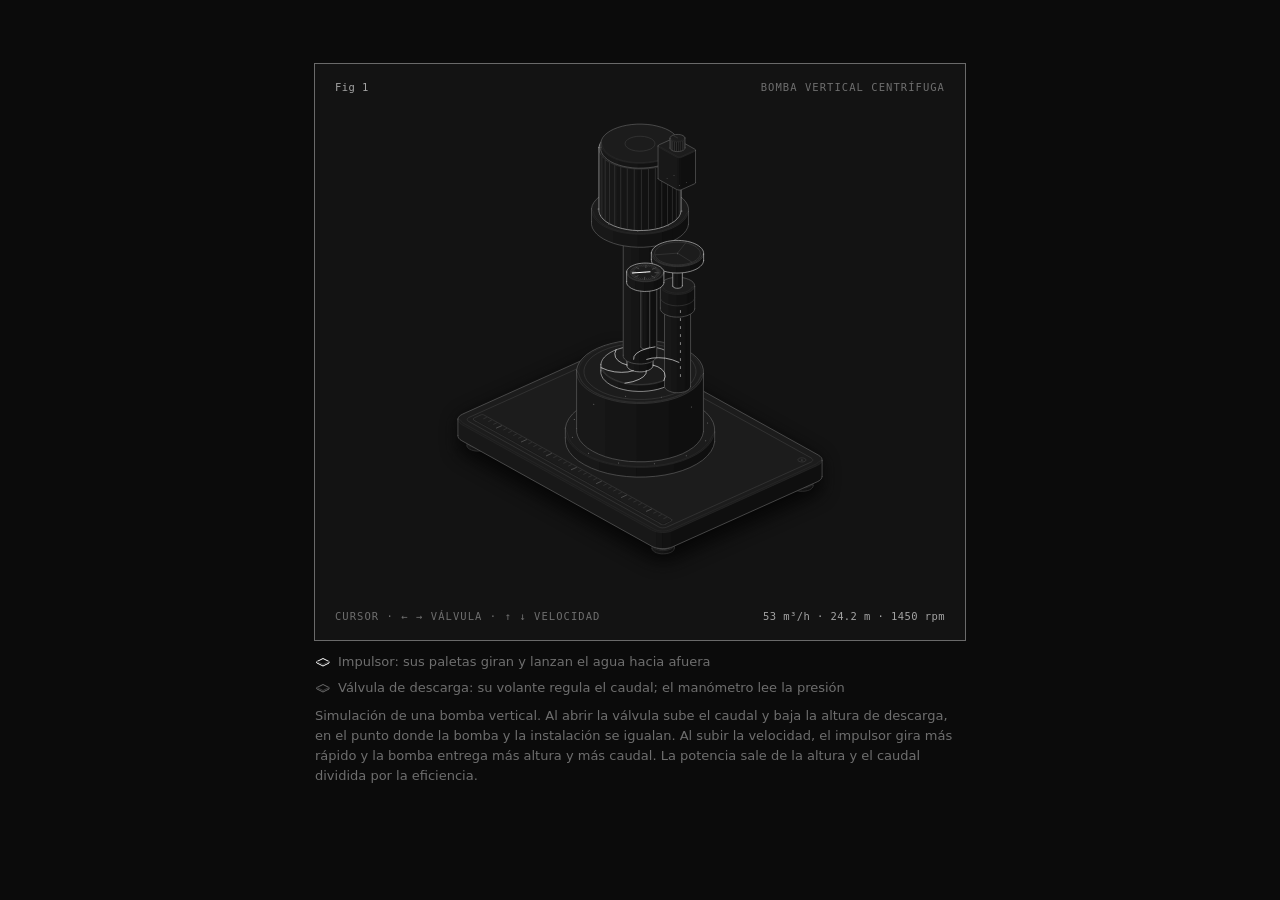
<file: pruebas/bomba-vertical/bomba-vertical.html>
<!doctype html><html lang="en"><head><meta charset="utf-8"><meta name="viewport" content="width=device-width, initial-scale=1"><title>Bomba vertical</title><style>
.iso{
  --anatomy-page:#0b0b0b;--anatomy-card:#131313;--anatomy-text:#a3a3a3;--anatomy-strong:#e6e6e6;--anatomy-muted:#6e6e6e;
  --anatomy-paper:#131313;--anatomy-face:#1b1b1b;--anatomy-top:#1c1c1c;
  --anatomy-shade-0:#0f0f0f;--anatomy-shade-1:#121212;--anatomy-shade-2:#151515;--anatomy-shade-3:#181818;
  --anatomy-lit-top:#262626;--anatomy-lit-shade:#1d1d1d;
  --anatomy-hi:#d4d4d4;--anatomy-mid:#6a6a6a;--anatomy-lo:#3e3e3e;--anatomy-faint:#2a2a2a;--anatomy-lit:#ffffff;
  --anatomy-halo:#050505;--anatomy-halo-opacity:.9;--anatomy-dot:#e6e6e6;
  --anatomy-red:#ff6b6b;--anatomy-green:#6be0a0;--anatomy-blue:#6b9bff;
  --anatomy-weight:.6px;--anatomy-ease:cubic-bezier(.32,.72,0,1);
  --anatomy-mono:ui-monospace,"SF Mono",Menlo,Consolas,monospace;
  --anatomy-lift:inset 0 1px 0 0 #ffffff0a,inset 0 0 0 1px #ffffff06,0 0 0 1px #00000026,0 1px 1px -.5px #00000014,0 3px 3px -1.5px #00000014,0 6px 6px -3px #00000014,0 12px 12px -6px #00000014;
}
.iso[data-theme="light"]{
  --anatomy-page:#f2f2ef;--anatomy-card:#fbfbfa;--anatomy-text:#57575a;--anatomy-strong:#18181a;--anatomy-muted:#8c8c90;
  --anatomy-paper:#fbfbfa;--anatomy-face:#ffffff;--anatomy-top:#ffffff;
  --anatomy-shade-0:#dcdcd9;--anatomy-shade-1:#e5e5e2;--anatomy-shade-2:#ededea;--anatomy-shade-3:#f4f4f1;
  --anatomy-lit-top:#ffffff;--anatomy-lit-shade:#eeeeeb;
  --anatomy-hi:#26262a;--anatomy-mid:#8a8a8f;--anatomy-lo:#b4b4b8;--anatomy-faint:#d4d4d6;--anatomy-lit:#000000;
  --anatomy-halo:#8a8a80;--anatomy-halo-opacity:.32;--anatomy-dot:#3a3a3e;
  --anatomy-red:#e5484d;--anatomy-green:#30a46c;--anatomy-blue:#3e63dd;
  --anatomy-lift:inset 0 1px 0 0 #ffffff,0 0 0 1px #0000000f,0 1px 1px -.5px #0000000a,0 3px 3px -1.5px #0000000a,0 6px 6px -3px #0000000a,0 12px 12px -6px #0000000a;
}
.iso-svg{display:block;width:100%;height:auto;overflow:visible}
.iso-svg path,.iso-svg circle{vector-effect:non-scaling-stroke}
.iso-fill{fill:var(--anatomy-paper);stroke:none}
.iso-solid[data-lit]>.iso-fill{fill:var(--anatomy-face)}
.iso-shade,.iso-top{stroke:none}
.iso-shade[data-shade="0"]{fill:var(--anatomy-shade-0)}
.iso-shade[data-shade="1"]{fill:var(--anatomy-shade-1)}
.iso-shade[data-shade="2"]{fill:var(--anatomy-shade-2)}
.iso-shade[data-shade="3"]{fill:var(--anatomy-shade-3)}
.iso-top{fill:var(--anatomy-top)}
.iso-solid[data-lit]>.iso-top{fill:var(--anatomy-lit-top)}
.iso-solid[data-lit]>.iso-shade{fill:var(--anatomy-lit-shade)}
.iso-solid[data-seamless]>.iso-shade,.iso-solid[data-seamless]>.iso-top{stroke-width:.4;stroke-linejoin:round}
.iso-solid[data-seamless]>.iso-shade[data-shade="0"]{stroke:var(--anatomy-shade-0)}
.iso-solid[data-seamless]>.iso-shade[data-shade="1"]{stroke:var(--anatomy-shade-1)}
.iso-solid[data-seamless]>.iso-shade[data-shade="2"]{stroke:var(--anatomy-shade-2)}
.iso-solid[data-seamless]>.iso-shade[data-shade="3"]{stroke:var(--anatomy-shade-3)}
.iso-solid[data-seamless]>.iso-top{stroke:var(--anatomy-top)}
.iso-solid[data-seamless][data-lit]>.iso-top{stroke:var(--anatomy-lit-top)}
.iso-solid[data-seamless][data-lit]>.iso-shade{stroke:var(--anatomy-lit-shade)}
.iso-solid[data-lit]>.iso-edge{stroke:var(--anatomy-lit)}
.iso-halo{fill:var(--anatomy-halo);stroke:none;filter:blur(9px);opacity:var(--anatomy-halo-opacity);transform:translateY(3px)}
.iso-line{fill:none;stroke:var(--anatomy-lo);stroke-width:var(--anatomy-weight);stroke-linecap:round;stroke-linejoin:round}
.iso-line[data-tone="hi"]{stroke:var(--anatomy-hi)}
.iso-line[data-tone="mid"]{stroke:var(--anatomy-mid)}
.iso-line[data-tone="lo"]{stroke:var(--anatomy-lo)}
.iso-line[data-tone="faint"]{stroke:var(--anatomy-faint)}
.iso-line[data-tone="lit"]{stroke:var(--anatomy-lit)}
.iso-line[data-tone="red"]{stroke:var(--anatomy-red)}
.iso-line[data-tone="green"]{stroke:var(--anatomy-green)}
.iso-line[data-tone="blue"]{stroke:var(--anatomy-blue)}
.iso-line[data-dotted]{stroke-dasharray:.01 3.5;stroke-width:1}
.iso-line[data-dashed]{stroke-dasharray:3 3}
.iso-line[data-flow]{stroke-dasharray:2 6}
.iso-wire-end{fill:var(--anatomy-paper);stroke:var(--anatomy-lo);stroke-width:var(--anatomy-weight)}
.iso-wire[data-tone="hi"] .iso-wire-end{stroke:var(--anatomy-hi)}
.iso-wire[data-tone="mid"] .iso-wire-end{stroke:var(--anatomy-mid)}
.iso-wire[data-tone="faint"] .iso-wire-end{stroke:var(--anatomy-faint)}
.iso-wire[data-tone="lit"] .iso-wire-end{stroke:var(--anatomy-lit)}
.iso-dots circle{fill:var(--anatomy-dot);stroke:none;opacity:.32}
.iso-dots[data-tone="hi"] circle{opacity:.85}
.iso-dots[data-tone="mid"] circle{opacity:.45}
.iso-dots[data-tone="lo"] circle{opacity:.22}
.iso-dots[data-tone="faint"] circle{opacity:.12}
.iso-face-text{fill:var(--anatomy-mid);font-family:var(--anatomy-mono);letter-spacing:.04em}
.iso-face-text[data-tone="hi"]{fill:var(--anatomy-hi)}
.iso-face-text[data-tone="lo"]{fill:var(--anatomy-lo)}
.iso-face-text[data-tone="faint"]{fill:var(--anatomy-faint)}
.tb-body{fill:var(--anatomy-shade-2);stroke:none}
.tb-shine{fill:var(--anatomy-top);stroke:none}
.tb-shade{fill:var(--anatomy-shade-0);stroke:none}
.tb-ring{fill:none;stroke:var(--anatomy-lo);stroke-width:.45;stroke-linecap:butt;stroke-linejoin:round}
.tb-ring[data-tone="mid"]{stroke:var(--anatomy-mid)}
.tb-ring[data-tone="faint"]{stroke:var(--anatomy-faint)}
.tb-ring[data-tone="hi"]{stroke:var(--anatomy-hi)}
@keyframes iso-flow{to{stroke-dashoffset:-32}}
@keyframes iso-pulse{0%,100%{opacity:.18}12%{opacity:1}40%{opacity:.18}}
.iso-line[data-flow]{animation:iso-flow 1600ms linear infinite}
.iso-dots circle[data-pulse]{animation:iso-pulse 1600ms steps(1,end) infinite;animation-delay:var(--pulse-at,0ms)}
.iso-figure{margin:32px 0 36px}
.iso-plate{position:relative;padding:52px 24px;border-radius:0;background:var(--anatomy-card);box-shadow:0 0 0 1px var(--anatomy-mid);--anatomy-paper:var(--anatomy-card)}
.iso-plate-corners{position:absolute;inset:18px 20px;pointer-events:none}
.iso-plate-corner{position:absolute;color:var(--anatomy-muted);font-family:var(--anatomy-mono);font-size:10.5px;line-height:1;letter-spacing:.04em;white-space:nowrap}
.iso-plate-corner[data-corner="fig"]{top:0;left:0;color:var(--anatomy-text)}
.iso-plate-corner[data-corner="title"]{top:0;right:0;text-transform:uppercase;letter-spacing:.1em}
.iso-plate-corner[data-corner="hint"]{bottom:0;left:0;text-transform:uppercase;letter-spacing:.1em}
.iso-plate-corner[data-corner="readout"]{right:0;bottom:0;color:var(--anatomy-text);font-variant-numeric:tabular-nums}
.iso-plate .iso-svg{margin:0 auto}
.iso-legend{display:grid;gap:8px;margin-top:12px;color:var(--anatomy-muted);font-size:13px;line-height:1.55}
.iso-keys{display:flex;flex-wrap:wrap;gap:6px 18px}
.iso-key{display:inline-flex;align-items:center;gap:7px}
.iso-swatch{width:16px;height:10px;flex:none;overflow:visible}
.iso-swatch path{fill:none;stroke:var(--anatomy-hi);stroke-width:1;vector-effect:non-scaling-stroke;stroke-linejoin:round;stroke-linecap:round}
.iso-swatch[data-mark="raised"] path,.iso-swatch[data-mark="flat"] path{stroke:var(--anatomy-mid)}
.iso-swatch[data-mark="lit"] path{stroke:var(--anatomy-lit)}
.iso-swatch[data-mark="dim"] path{stroke:var(--anatomy-lo)}
.iso-swatch[data-mark="dotted"] path{stroke-dasharray:.01 3;stroke-width:1.4}
.iso-swatch[data-mark="dashed"] path{stroke-dasharray:3 2.5}
.iso-swatch[data-mark="red"] path{stroke:var(--anatomy-red)}
.iso-swatch[data-mark="green"] path{stroke:var(--anatomy-green)}
.iso-swatch[data-mark="blue"] path{stroke:var(--anatomy-blue)}
.iso-swatch-crease{stroke:var(--anatomy-lo)!important}
@media (max-width:560px){.iso-plate{padding:48px 12px 70px}.iso-plate-corner[data-corner="hint"]{bottom:18px}}
@media (prefers-reduced-motion:reduce){.iso-line[data-flow],.iso-dots circle[data-pulse]{animation:none}}

*{box-sizing:border-box}
html{color-scheme:dark}
body[data-theme="light"]{color-scheme:light}
body{margin:0;background:var(--anatomy-page);color:var(--anatomy-text);font:14px/1.6 ui-sans-serif,system-ui,-apple-system,"Segoe UI",sans-serif;-webkit-font-smoothing:antialiased}
.iso-page{width:min(650px,100% - 32px);margin:64px auto 96px}
</style></head><body class="iso" data-theme="dark"><main class="iso-page"><figure class="iso-figure"><div class="iso-plate"><div class="iso-plate-corners" aria-hidden="true"><span class="iso-plate-corner" data-corner="fig">Fig 1</span><span class="iso-plate-corner" data-corner="title">Bomba vertical centrífuga</span><span class="iso-plate-corner" data-corner="hint">Cursor · ← → válvula · ↑ ↓ velocidad</span><span class="iso-plate-corner" data-corner="readout" data-readout></span></div><div class="iso-stage" tabindex="0" role="slider" aria-label="Bomba vertical: flechas izquierda y derecha para la válvula, arriba y abajo para la velocidad" aria-valuemin="0" aria-valuemax="200" aria-valuenow="0"><svg xmlns="http://www.w3.org/2000/svg" class="iso-svg" viewBox="0 0 600 470" role="img" aria-label="Vertical centrifugal pump. A motor on top turns a shaft inside a column; an open impeller in the volute casing throws the water outward, and it rises through the discharge pipe. A gate valve on the pipe sets the flow and a pressure gauge reads the head."><path class="iso-halo" d="M118.5 302.1L118.9 300.7L119.9 299.3L121.4 298.1L123.4 297L267.3 232.2L269.6 231.3L272.3 230.7L275.1 230.4L278 230.3L280.9 230.5L283.7 231L286.2 231.8L288.3 232.7L477.7 337.9L479.4 339.1L480.7 340.4L481.4 341.8L481.5 343.3L481.5 369.1L481.1 370.5L480.1 371.9L478.6 373.2L476.6 374.2L332.7 439L330.4 439.9L327.7 440.5L324.9 440.9L322 440.9L319.1 440.7L316.3 440.2L313.8 439.4L311.7 438.5L122.3 333.3L120.6 332.1L119.3 330.8L118.6 329.4L118.5 327.9Z"/><g class="iso-solid"><path class="iso-fill" d="M265.8 263.3L266 262L266.7 260.8L267.9 259.7L269.5 258.8L271.5 258.1L273.9 257.6L276.3 257.4L278.8 257.4L281.2 257.8L283.4 258.4L285.3 259.2L286.7 260.2L287.7 261.4L288.1 262.6L288.1 265.8L288 267.1L287.3 268.3L286.1 269.4L284.5 270.3L282.4 271L280.1 271.5L277.7 271.7L275.2 271.7L272.8 271.3L270.6 270.7L268.7 269.9L267.2 268.9L266.3 267.7L265.8 266.5Z"/><path class="iso-shade" data-shade="0" d="M284.5 270.3L282.4 271L282.4 267.8L284.5 267.1ZM288.1 265.8L288 267.1L288 263.9L288.1 262.6ZM288 267.1L287.3 268.3L287.3 265.1L288 263.9ZM287.3 268.3L286.1 269.4L286.1 266.2L287.3 265.1ZM286.1 269.4L284.5 270.3L284.5 267.1L286.1 266.2Z"/><path class="iso-shade" data-shade="1" d="M282.4 271L280.1 271.5L280.1 268.3L282.4 267.8ZM280.1 271.5L277.7 271.7L277.7 268.5L280.1 268.3Z"/><path class="iso-shade" data-shade="2" d="M277.7 271.7L275.2 271.7L275.2 268.4L277.7 268.5ZM275.2 271.7L272.8 271.3L272.8 268.1L275.2 268.4ZM272.8 271.3L270.6 270.7L270.6 267.5L272.8 268.1Z"/><path class="iso-shade" data-shade="3" d="M270.6 270.7L268.7 269.9L268.7 266.7L270.6 267.5ZM268.7 269.9L267.2 268.9L267.2 265.7L268.7 266.7ZM267.2 268.9L266.3 267.7L266.3 264.5L267.2 265.7ZM266.3 267.7L265.8 266.5L265.8 263.3L266.3 264.5Z"/><path class="iso-top" d="M284.5 267.1L282.4 267.8L280.1 268.3L277.7 268.5L275.2 268.4L272.8 268.1L270.6 267.5L268.7 266.7L267.2 265.7L266.3 264.5L265.8 263.3L266 262L266.7 260.8L267.9 259.7L269.5 258.8L271.5 258.1L273.9 257.6L276.3 257.4L278.8 257.4L281.2 257.8L283.4 258.4L285.3 259.2L286.7 260.2L287.7 261.4L288.1 262.6L288 263.9L287.3 265.1L286.1 266.2Z"/><path class="iso-line iso-crease" data-tone="faint" d="M288.1 262.6L288 263.9L287.3 265.1L286.1 266.2L284.5 267.1L282.4 267.8L280.1 268.3L277.7 268.5L275.2 268.4L272.8 268.1L270.6 267.5L268.7 266.7L267.2 265.7L266.3 264.5L265.8 263.3"/><path class="iso-line iso-edge" data-tone="lo" d="M265.8 263.3L266 262L266.7 260.8L267.9 259.7L269.5 258.8L271.5 258.1L273.9 257.6L276.3 257.4L278.8 257.4L281.2 257.8L283.4 258.4L285.3 259.2L286.7 260.2L287.7 261.4L288.1 262.6M288.1 265.8L288 267.1L287.3 268.3L286.1 269.4L284.5 270.3L282.4 271L280.1 271.5L277.7 271.7L275.2 271.7L272.8 271.3L270.6 270.7L268.7 269.9L267.2 268.9L266.3 267.7L265.8 266.5M265.8 263.3L265.8 266.5M288.1 262.6L288.1 265.8"/></g><g class="iso-solid"><path class="iso-fill" d="M268.8 256.7L268.9 255.8L269.4 254.9L270.3 254.1L271.5 253.4L273 252.9L274.7 252.6L276.5 252.4L278.3 252.4L280.1 252.7L281.7 253.1L283.1 253.7L284.1 254.5L284.9 255.3L285.2 256.2L285.2 262.7L285.1 263.6L284.6 264.5L283.7 265.3L282.5 266L281 266.5L279.3 266.9L277.5 267L275.6 267L273.9 266.7L272.3 266.3L270.9 265.7L269.8 264.9L269.1 264.1L268.8 263.2Z"/><path class="iso-shade" data-shade="0" d="M282.5 266L281 266.5L281 260.1L282.5 259.5ZM285.2 262.7L285.1 263.6L285.1 257.2L285.2 256.2ZM285.1 263.6L284.6 264.5L284.6 258L285.1 257.2ZM284.6 264.5L283.7 265.3L283.7 258.8L284.6 258ZM283.7 265.3L282.5 266L282.5 259.5L283.7 258.8Z"/><path class="iso-shade" data-shade="1" d="M281 266.5L279.3 266.9L279.3 260.4L281 260.1ZM279.3 266.9L277.5 267L277.5 260.6L279.3 260.4Z"/><path class="iso-shade" data-shade="2" d="M277.5 267L275.6 267L275.6 260.5L277.5 260.6ZM275.6 267L273.9 266.7L273.9 260.3L275.6 260.5ZM273.9 266.7L272.3 266.3L272.3 259.8L273.9 260.3Z"/><path class="iso-shade" data-shade="3" d="M272.3 266.3L270.9 265.7L270.9 259.2L272.3 259.8ZM270.9 265.7L269.8 264.9L269.8 258.5L270.9 259.2ZM269.8 264.9L269.1 264.1L269.1 257.6L269.8 258.5ZM269.1 264.1L268.8 263.2L268.8 256.7L269.1 257.6Z"/><path class="iso-top" d="M282.5 259.5L281 260.1L279.3 260.4L277.5 260.6L275.6 260.5L273.9 260.3L272.3 259.8L270.9 259.2L269.8 258.5L269.1 257.6L268.8 256.7L268.9 255.8L269.4 254.9L270.3 254.1L271.5 253.4L273 252.9L274.7 252.6L276.5 252.4L278.3 252.4L280.1 252.7L281.7 253.1L283.1 253.7L284.1 254.5L284.9 255.3L285.2 256.2L285.1 257.2L284.6 258L283.7 258.8Z"/><path class="iso-line iso-crease" data-tone="faint" d="M285.2 256.2L285.1 257.2L284.6 258L283.7 258.8L282.5 259.5L281 260.1L279.3 260.4L277.5 260.6L275.6 260.5L273.9 260.3L272.3 259.8L270.9 259.2L269.8 258.5L269.1 257.6L268.8 256.7"/><path class="iso-line iso-edge" data-tone="mid" d="M268.8 256.7L268.9 255.8L269.4 254.9L270.3 254.1L271.5 253.4L273 252.9L274.7 252.6L276.5 252.4L278.3 252.4L280.1 252.7L281.7 253.1L283.1 253.7L284.1 254.5L284.9 255.3L285.2 256.2M285.2 262.7L285.1 263.6L284.6 264.5L283.7 265.3L282.5 266L281 266.5L279.3 266.9L277.5 267L275.6 267L273.9 266.7L272.3 266.3L270.9 265.7L269.8 264.9L269.1 264.1L268.8 263.2M268.8 256.7L268.8 263.2M285.2 256.2L285.2 262.7"/></g><g class="iso-solid"><path class="iso-fill" d="M127.5 325.6L127.6 324.3L128.3 323.1L129.5 322L131.1 321.1L133.2 320.4L135.5 319.9L137.9 319.7L140.4 319.7L142.9 320.1L145 320.7L146.9 321.5L148.4 322.5L149.3 323.7L149.8 324.9L149.8 328.1L149.6 329.4L149 330.6L147.8 331.7L146.1 332.6L144.1 333.3L141.7 333.8L139.3 334L136.8 334L134.4 333.6L132.2 333L130.3 332.2L128.9 331.2L127.9 330L127.5 328.8Z"/><path class="iso-shade" data-shade="0" d="M146.1 332.6L144.1 333.3L144.1 330.1L146.1 329.4ZM149.8 328.1L149.6 329.4L149.6 326.1L149.8 324.9ZM149.6 329.4L149 330.6L149 327.3L149.6 326.1ZM149 330.6L147.8 331.7L147.8 328.4L149 327.3ZM147.8 331.7L146.1 332.6L146.1 329.4L147.8 328.4Z"/><path class="iso-shade" data-shade="1" d="M144.1 333.3L141.7 333.8L141.7 330.6L144.1 330.1ZM141.7 333.8L139.3 334L139.3 330.8L141.7 330.6Z"/><path class="iso-shade" data-shade="2" d="M139.3 334L136.8 334L136.8 330.7L139.3 330.8ZM136.8 334L134.4 333.6L134.4 330.4L136.8 330.7ZM134.4 333.6L132.2 333L132.2 329.8L134.4 330.4Z"/><path class="iso-shade" data-shade="3" d="M132.2 333L130.3 332.2L130.3 329L132.2 329.8ZM130.3 332.2L128.9 331.2L128.9 328L130.3 329ZM128.9 331.2L127.9 330L127.9 326.8L128.9 328ZM127.9 330L127.5 328.8L127.5 325.6L127.9 326.8Z"/><path class="iso-top" d="M146.1 329.4L144.1 330.1L141.7 330.6L139.3 330.8L136.8 330.7L134.4 330.4L132.2 329.8L130.3 329L128.9 328L127.9 326.8L127.5 325.6L127.6 324.3L128.3 323.1L129.5 322L131.1 321.1L133.2 320.4L135.5 319.9L137.9 319.7L140.4 319.7L142.9 320.1L145 320.7L146.9 321.5L148.4 322.5L149.3 323.7L149.8 324.9L149.6 326.1L149 327.3L147.8 328.4Z"/><path class="iso-line iso-crease" data-tone="faint" d="M149.8 324.9L149.6 326.1L149 327.3L147.8 328.4L146.1 329.4L144.1 330.1L141.7 330.6L139.3 330.8L136.8 330.7L134.4 330.4L132.2 329.8L130.3 329L128.9 328L127.9 326.8L127.5 325.6"/><path class="iso-line iso-edge" data-tone="lo" d="M127.5 325.6L127.6 324.3L128.3 323.1L129.5 322L131.1 321.1L133.2 320.4L135.5 319.9L137.9 319.7L140.4 319.7L142.9 320.1L145 320.7L146.9 321.5L148.4 322.5L149.3 323.7L149.8 324.9M149.8 328.1L149.6 329.4L149 330.6L147.8 331.7L146.1 332.6L144.1 333.3L141.7 333.8L139.3 334L136.8 334L134.4 333.6L132.2 333L130.3 332.2L128.9 331.2L127.9 330L127.5 328.8M127.5 325.6L127.5 328.8M149.8 324.9L149.8 328.1"/></g><g class="iso-solid"><path class="iso-fill" d="M130.4 319L130.5 318.1L131 317.2L131.9 316.4L133.1 315.7L134.6 315.2L136.3 314.8L138.1 314.7L140 314.7L141.7 315L143.3 315.4L144.7 316L145.8 316.8L146.5 317.6L146.8 318.5L146.8 325L146.7 325.9L146.2 326.8L145.3 327.6L144.1 328.3L142.6 328.8L140.9 329.2L139.1 329.3L137.3 329.3L135.5 329L133.9 328.6L132.5 328L131.5 327.2L130.8 326.4L130.4 325.5Z"/><path class="iso-shade" data-shade="0" d="M144.1 328.3L142.6 328.8L142.6 322.4L144.1 321.8ZM146.8 325L146.7 325.9L146.7 319.5L146.8 318.5ZM146.7 325.9L146.2 326.8L146.2 320.3L146.7 319.5ZM146.2 326.8L145.3 327.6L145.3 321.1L146.2 320.3ZM145.3 327.6L144.1 328.3L144.1 321.8L145.3 321.1Z"/><path class="iso-shade" data-shade="1" d="M142.6 328.8L140.9 329.2L140.9 322.7L142.6 322.4ZM140.9 329.2L139.1 329.3L139.1 322.9L140.9 322.7Z"/><path class="iso-shade" data-shade="2" d="M139.1 329.3L137.3 329.3L137.3 322.8L139.1 322.9ZM137.3 329.3L135.5 329L135.5 322.6L137.3 322.8ZM135.5 329L133.9 328.6L133.9 322.1L135.5 322.6Z"/><path class="iso-shade" data-shade="3" d="M133.9 328.6L132.5 328L132.5 321.5L133.9 322.1ZM132.5 328L131.5 327.2L131.5 320.8L132.5 321.5ZM131.5 327.2L130.8 326.4L130.8 319.9L131.5 320.8ZM130.8 326.4L130.4 325.5L130.4 319L130.8 319.9Z"/><path class="iso-top" d="M144.1 321.8L142.6 322.4L140.9 322.7L139.1 322.9L137.3 322.8L135.5 322.6L133.9 322.1L132.5 321.5L131.5 320.8L130.8 319.9L130.4 319L130.5 318.1L131 317.2L131.9 316.4L133.1 315.7L134.6 315.2L136.3 314.8L138.1 314.7L140 314.7L141.7 315L143.3 315.4L144.7 316L145.8 316.8L146.5 317.6L146.8 318.5L146.7 319.5L146.2 320.3L145.3 321.1Z"/><path class="iso-line iso-crease" data-tone="faint" d="M146.8 318.5L146.7 319.5L146.2 320.3L145.3 321.1L144.1 321.8L142.6 322.4L140.9 322.7L139.1 322.9L137.3 322.8L135.5 322.6L133.9 322.1L132.5 321.5L131.5 320.8L130.8 319.9L130.4 319"/><path class="iso-line iso-edge" data-tone="mid" d="M130.4 319L130.5 318.1L131 317.2L131.9 316.4L133.1 315.7L134.6 315.2L136.3 314.8L138.1 314.7L140 314.7L141.7 315L143.3 315.4L144.7 316L145.8 316.8L146.5 317.6L146.8 318.5M146.8 325L146.7 325.9L146.2 326.8L145.3 327.6L144.1 328.3L142.6 328.8L140.9 329.2L139.1 329.3L137.3 329.3L135.5 329L133.9 328.6L132.5 328L131.5 327.2L130.8 326.4L130.4 325.5M130.4 319L130.4 325.5M146.8 318.5L146.8 325"/></g><g class="iso-solid"><path class="iso-fill" d="M450.2 365.7L450.4 364.4L451 363.2L452.2 362.1L453.9 361.2L455.9 360.5L458.3 360L460.7 359.8L463.2 359.8L465.6 360.2L467.8 360.8L469.7 361.6L471.1 362.6L472.1 363.8L472.5 365L472.5 368.2L472.4 369.5L471.7 370.7L470.5 371.8L468.9 372.7L466.8 373.4L464.5 373.9L462.1 374.1L459.6 374.1L457.1 373.7L455 373.1L453.1 372.3L451.6 371.3L450.7 370.1L450.2 368.9Z"/><path class="iso-shade" data-shade="0" d="M468.9 372.7L466.8 373.4L466.8 370.2L468.9 369.5ZM472.5 368.2L472.4 369.5L472.4 366.2L472.5 365ZM472.4 369.5L471.7 370.7L471.7 367.4L472.4 366.2ZM471.7 370.7L470.5 371.8L470.5 368.5L471.7 367.4ZM470.5 371.8L468.9 372.7L468.9 369.5L470.5 368.5Z"/><path class="iso-shade" data-shade="1" d="M466.8 373.4L464.5 373.9L464.5 370.7L466.8 370.2ZM464.5 373.9L462.1 374.1L462.1 370.9L464.5 370.7Z"/><path class="iso-shade" data-shade="2" d="M462.1 374.1L459.6 374.1L459.6 370.8L462.1 370.9ZM459.6 374.1L457.1 373.7L457.1 370.5L459.6 370.8ZM457.1 373.7L455 373.1L455 369.9L457.1 370.5Z"/><path class="iso-shade" data-shade="3" d="M455 373.1L453.1 372.3L453.1 369.1L455 369.9ZM453.1 372.3L451.6 371.3L451.6 368.1L453.1 369.1ZM451.6 371.3L450.7 370.1L450.7 366.9L451.6 368.1ZM450.7 370.1L450.2 368.9L450.2 365.7L450.7 366.9Z"/><path class="iso-top" d="M468.9 369.5L466.8 370.2L464.5 370.7L462.1 370.9L459.6 370.8L457.1 370.5L455 369.9L453.1 369.1L451.6 368.1L450.7 366.9L450.2 365.7L450.4 364.4L451 363.2L452.2 362.1L453.9 361.2L455.9 360.5L458.3 360L460.7 359.8L463.2 359.8L465.6 360.2L467.8 360.8L469.7 361.6L471.1 362.6L472.1 363.8L472.5 365L472.4 366.2L471.7 367.4L470.5 368.5Z"/><path class="iso-line iso-crease" data-tone="faint" d="M472.5 365L472.4 366.2L471.7 367.4L470.5 368.5L468.9 369.5L466.8 370.2L464.5 370.7L462.1 370.9L459.6 370.8L457.1 370.5L455 369.9L453.1 369.1L451.6 368.1L450.7 366.9L450.2 365.7"/><path class="iso-line iso-edge" data-tone="lo" d="M450.2 365.7L450.4 364.4L451 363.2L452.2 362.1L453.9 361.2L455.9 360.5L458.3 360L460.7 359.8L463.2 359.8L465.6 360.2L467.8 360.8L469.7 361.6L471.1 362.6L472.1 363.8L472.5 365M472.5 368.2L472.4 369.5L471.7 370.7L470.5 371.8L468.9 372.7L466.8 373.4L464.5 373.9L462.1 374.1L459.6 374.1L457.1 373.7L455 373.1L453.1 372.3L451.6 371.3L450.7 370.1L450.2 368.9M450.2 365.7L450.2 368.9M472.5 365L472.5 368.2"/></g><g class="iso-solid"><path class="iso-fill" d="M453.2 359.1L453.3 358.2L453.8 357.3L454.7 356.5L455.9 355.8L457.4 355.3L459.1 354.9L460.9 354.8L462.7 354.8L464.5 355.1L466.1 355.5L467.5 356.1L468.5 356.9L469.2 357.7L469.6 358.6L469.6 365.1L469.5 366L469 366.9L468.1 367.7L466.9 368.4L465.4 368.9L463.7 369.3L461.9 369.4L460 369.4L458.3 369.1L456.7 368.7L455.3 368.1L454.2 367.3L453.5 366.5L453.2 365.6Z"/><path class="iso-shade" data-shade="0" d="M466.9 368.4L465.4 368.9L465.4 362.5L466.9 361.9ZM469.6 365.1L469.5 366L469.5 359.6L469.6 358.6ZM469.5 366L469 366.9L469 360.4L469.5 359.6ZM469 366.9L468.1 367.7L468.1 361.2L469 360.4ZM468.1 367.7L466.9 368.4L466.9 361.9L468.1 361.2Z"/><path class="iso-shade" data-shade="1" d="M465.4 368.9L463.7 369.3L463.7 362.8L465.4 362.5ZM463.7 369.3L461.9 369.4L461.9 363L463.7 362.8Z"/><path class="iso-shade" data-shade="2" d="M461.9 369.4L460 369.4L460 362.9L461.9 363ZM460 369.4L458.3 369.1L458.3 362.7L460 362.9ZM458.3 369.1L456.7 368.7L456.7 362.2L458.3 362.7Z"/><path class="iso-shade" data-shade="3" d="M456.7 368.7L455.3 368.1L455.3 361.6L456.7 362.2ZM455.3 368.1L454.2 367.3L454.2 360.9L455.3 361.6ZM454.2 367.3L453.5 366.5L453.5 360L454.2 360.9ZM453.5 366.5L453.2 365.6L453.2 359.1L453.5 360Z"/><path class="iso-top" d="M466.9 361.9L465.4 362.5L463.7 362.8L461.9 363L460 362.9L458.3 362.7L456.7 362.2L455.3 361.6L454.2 360.9L453.5 360L453.2 359.1L453.3 358.2L453.8 357.3L454.7 356.5L455.9 355.8L457.4 355.3L459.1 354.9L460.9 354.8L462.7 354.8L464.5 355.1L466.1 355.5L467.5 356.1L468.5 356.9L469.2 357.7L469.6 358.6L469.5 359.6L469 360.4L468.1 361.2Z"/><path class="iso-line iso-crease" data-tone="faint" d="M469.6 358.6L469.5 359.6L469 360.4L468.1 361.2L466.9 361.9L465.4 362.5L463.7 362.8L461.9 363L460 362.9L458.3 362.7L456.7 362.2L455.3 361.6L454.2 360.9L453.5 360L453.2 359.1"/><path class="iso-line iso-edge" data-tone="mid" d="M453.2 359.1L453.3 358.2L453.8 357.3L454.7 356.5L455.9 355.8L457.4 355.3L459.1 354.9L460.9 354.8L462.7 354.8L464.5 355.1L466.1 355.5L467.5 356.1L468.5 356.9L469.2 357.7L469.6 358.6M469.6 365.1L469.5 366L469 366.9L468.1 367.7L466.9 368.4L465.4 368.9L463.7 369.3L461.9 369.4L460 369.4L458.3 369.1L456.7 368.7L455.3 368.1L454.2 367.3L453.5 366.5L453.2 365.6M453.2 359.1L453.2 365.6M469.6 358.6L469.6 365.1"/></g><g class="iso-solid"><path class="iso-fill" d="M311.9 428L312 426.7L312.7 425.5L313.9 424.4L315.5 423.5L317.6 422.7L319.9 422.3L322.3 422.1L324.8 422.1L327.2 422.5L329.4 423.1L331.3 423.9L332.8 424.9L333.7 426.1L334.2 427.3L334.2 430.5L334 431.8L333.3 433L332.1 434.1L330.5 435L328.5 435.7L326.1 436.2L323.7 436.4L321.2 436.4L318.8 436L316.6 435.4L314.7 434.6L313.3 433.6L312.3 432.4L311.9 431.2Z"/><path class="iso-shade" data-shade="0" d="M330.5 435L328.5 435.7L328.5 432.5L330.5 431.8ZM334.2 430.5L334 431.8L334 428.5L334.2 427.3ZM334 431.8L333.3 433L333.3 429.7L334 428.5ZM333.3 433L332.1 434.1L332.1 430.8L333.3 429.7ZM332.1 434.1L330.5 435L330.5 431.8L332.1 430.8Z"/><path class="iso-shade" data-shade="1" d="M328.5 435.7L326.1 436.2L326.1 433L328.5 432.5ZM326.1 436.2L323.7 436.4L323.7 433.2L326.1 433Z"/><path class="iso-shade" data-shade="2" d="M323.7 436.4L321.2 436.4L321.2 433.1L323.7 433.2ZM321.2 436.4L318.8 436L318.8 432.8L321.2 433.1ZM318.8 436L316.6 435.4L316.6 432.2L318.8 432.8Z"/><path class="iso-shade" data-shade="3" d="M316.6 435.4L314.7 434.6L314.7 431.4L316.6 432.2ZM314.7 434.6L313.3 433.6L313.3 430.3L314.7 431.4ZM313.3 433.6L312.3 432.4L312.3 429.2L313.3 430.3ZM312.3 432.4L311.9 431.2L311.9 428L312.3 429.2Z"/><path class="iso-top" d="M330.5 431.8L328.5 432.5L326.1 433L323.7 433.2L321.2 433.1L318.8 432.8L316.6 432.2L314.7 431.4L313.3 430.3L312.3 429.2L311.9 428L312 426.7L312.7 425.5L313.9 424.4L315.5 423.5L317.6 422.7L319.9 422.3L322.3 422.1L324.8 422.1L327.2 422.5L329.4 423.1L331.3 423.9L332.8 424.9L333.7 426.1L334.2 427.3L334 428.5L333.3 429.7L332.1 430.8Z"/><path class="iso-line iso-crease" data-tone="faint" d="M334.2 427.3L334 428.5L333.3 429.7L332.1 430.8L330.5 431.8L328.5 432.5L326.1 433L323.7 433.2L321.2 433.1L318.8 432.8L316.6 432.2L314.7 431.4L313.3 430.3L312.3 429.2L311.9 428"/><path class="iso-line iso-edge" data-tone="lo" d="M311.9 428L312 426.7L312.7 425.5L313.9 424.4L315.5 423.5L317.6 422.7L319.9 422.3L322.3 422.1L324.8 422.1L327.2 422.5L329.4 423.1L331.3 423.9L332.8 424.9L333.7 426.1L334.2 427.3M334.2 430.5L334 431.8L333.3 433L332.1 434.1L330.5 435L328.5 435.7L326.1 436.2L323.7 436.4L321.2 436.4L318.8 436L316.6 435.4L314.7 434.6L313.3 433.6L312.3 432.4L311.9 431.2M311.9 428L311.9 431.2M334.2 427.3L334.2 430.5"/></g><g class="iso-solid"><path class="iso-fill" d="M314.8 421.4L314.9 420.5L315.4 419.6L316.3 418.8L317.5 418.1L319 417.6L320.7 417.2L322.5 417.1L324.4 417.1L326.1 417.4L327.7 417.8L329.1 418.4L330.2 419.2L330.9 420L331.2 420.9L331.2 427.4L331.1 428.3L330.6 429.2L329.7 430L328.5 430.7L327 431.2L325.3 431.6L323.5 431.7L321.7 431.7L319.9 431.4L318.3 431L316.9 430.4L315.9 429.6L315.1 428.8L314.8 427.9Z"/><path class="iso-shade" data-shade="0" d="M328.5 430.7L327 431.2L327 424.8L328.5 424.2ZM331.2 427.4L331.1 428.3L331.1 421.8L331.2 420.9ZM331.1 428.3L330.6 429.2L330.6 422.7L331.1 421.8ZM330.6 429.2L329.7 430L329.7 423.5L330.6 422.7ZM329.7 430L328.5 430.7L328.5 424.2L329.7 423.5Z"/><path class="iso-shade" data-shade="1" d="M327 431.2L325.3 431.6L325.3 425.1L327 424.8ZM325.3 431.6L323.5 431.7L323.5 425.3L325.3 425.1Z"/><path class="iso-shade" data-shade="2" d="M323.5 431.7L321.7 431.7L321.7 425.2L323.5 425.3ZM321.7 431.7L319.9 431.4L319.9 425L321.7 425.2ZM319.9 431.4L318.3 431L318.3 424.5L319.9 425Z"/><path class="iso-shade" data-shade="3" d="M318.3 431L316.9 430.4L316.9 423.9L318.3 424.5ZM316.9 430.4L315.9 429.6L315.9 423.2L316.9 423.9ZM315.9 429.6L315.1 428.8L315.1 422.3L315.9 423.2ZM315.1 428.8L314.8 427.9L314.8 421.4L315.1 422.3Z"/><path class="iso-top" d="M328.5 424.2L327 424.8L325.3 425.1L323.5 425.3L321.7 425.2L319.9 425L318.3 424.5L316.9 423.9L315.9 423.2L315.1 422.3L314.8 421.4L314.9 420.5L315.4 419.6L316.3 418.8L317.5 418.1L319 417.6L320.7 417.2L322.5 417.1L324.4 417.1L326.1 417.4L327.7 417.8L329.1 418.4L330.2 419.2L330.9 420L331.2 420.9L331.1 421.8L330.6 422.7L329.7 423.5Z"/><path class="iso-line iso-crease" data-tone="faint" d="M331.2 420.9L331.1 421.8L330.6 422.7L329.7 423.5L328.5 424.2L327 424.8L325.3 425.1L323.5 425.3L321.7 425.2L319.9 425L318.3 424.5L316.9 423.9L315.9 423.2L315.1 422.3L314.8 421.4"/><path class="iso-line iso-edge" data-tone="mid" d="M314.8 421.4L314.9 420.5L315.4 419.6L316.3 418.8L317.5 418.1L319 417.6L320.7 417.2L322.5 417.1L324.4 417.1L326.1 417.4L327.7 417.8L329.1 418.4L330.2 419.2L330.9 420L331.2 420.9M331.2 427.4L331.1 428.3L330.6 429.2L329.7 430L328.5 430.7L327 431.2L325.3 431.6L323.5 431.7L321.7 431.7L319.9 431.4L318.3 431L316.9 430.4L315.9 429.6L315.1 428.8L314.8 427.9M314.8 421.4L314.8 427.9M331.2 420.9L331.2 427.4"/></g><g class="iso-solid"><path class="iso-fill" d="M118.5 302.1L118.9 300.7L119.9 299.3L121.4 298.1L123.4 297L267.3 232.2L269.6 231.3L272.3 230.7L275.1 230.4L278 230.3L280.9 230.5L283.7 231L286.2 231.8L288.3 232.7L477.7 337.9L479.4 339.1L480.7 340.4L481.4 341.8L481.5 343.3L481.5 359.4L481.1 360.9L480.1 362.2L478.6 363.5L476.6 364.6L332.7 429.3L330.4 430.2L327.7 430.8L324.9 431.2L322 431.2L319.1 431L316.3 430.5L313.8 429.8L311.7 428.8L122.3 323.6L120.6 322.5L119.3 321.1L118.6 319.7L118.5 318.3Z"/><path class="iso-shade" data-shade="0" d="M481.5 359.4L481.1 360.9L481.1 344.7L481.5 343.3ZM481.1 360.9L480.1 362.2L480.1 346.1L481.1 344.7ZM480.1 362.2L478.6 363.5L478.6 347.3L480.1 346.1ZM478.6 363.5L476.6 364.6L476.6 348.4L478.6 347.3ZM476.6 364.6L332.7 429.3L332.7 413.2L476.6 348.4ZM332.7 429.3L330.4 430.2L330.4 414.1L332.7 413.2Z"/><path class="iso-shade" data-shade="1" d="M330.4 430.2L327.7 430.8L327.7 414.7L330.4 414.1ZM327.7 430.8L324.9 431.2L324.9 415.1L327.7 414.7ZM324.9 431.2L322 431.2L322 415.1L324.9 415.1Z"/><path class="iso-shade" data-shade="2" d="M322 431.2L319.1 431L319.1 414.9L322 415.1ZM319.1 431L316.3 430.5L316.3 414.4L319.1 414.9Z"/><path class="iso-shade" data-shade="3" d="M316.3 430.5L313.8 429.8L313.8 413.6L316.3 414.4ZM313.8 429.8L311.7 428.8L311.7 412.7L313.8 413.6ZM311.7 428.8L122.3 323.6L122.3 307.5L311.7 412.7ZM122.3 323.6L120.6 322.5L120.6 306.3L122.3 307.5ZM120.6 322.5L119.3 321.1L119.3 305L120.6 306.3ZM119.3 321.1L118.6 319.7L118.6 303.6L119.3 305ZM118.6 319.7L118.5 318.3L118.5 302.1L118.6 303.6Z"/><path class="iso-top" d="M477.7 337.9L479.4 339.1L480.7 340.4L481.4 341.8L481.5 343.3L481.1 344.7L480.1 346.1L478.6 347.3L476.6 348.4L332.7 413.2L330.4 414.1L327.7 414.7L324.9 415.1L322 415.1L319.1 414.9L316.3 414.4L313.8 413.6L311.7 412.7L122.3 307.5L120.6 306.3L119.3 305L118.6 303.6L118.5 302.1L118.9 300.7L119.9 299.3L121.4 298.1L123.4 297L267.3 232.2L269.6 231.3L272.3 230.7L275.1 230.4L278 230.3L280.9 230.5L283.7 231L286.2 231.8L288.3 232.7Z"/><path class="iso-line iso-crease" data-tone="faint" d="M481.5 343.3L481.1 344.7L480.1 346.1L478.6 347.3L476.6 348.4L332.7 413.2L330.4 414.1L327.7 414.7L324.9 415.1L322 415.1L319.1 414.9L316.3 414.4L313.8 413.6L311.7 412.7L122.3 307.5L120.6 306.3L119.3 305L118.6 303.6L118.5 302.1"/><path class="iso-line iso-bevel" data-tone="faint" d="M481.5 343.3L478.2 344.4L477.4 345.5L476.2 346.5L474.5 347.4L330.8 412.1L328.8 412.8L326.7 413.3L324.4 413.6L322.1 413.6L319.8 413.5L317.6 413.1L315.6 412.5L313.8 411.6L124.6 306.6L123.1 305.6L122.1 304.5L121.6 303.4L118.5 302.1"/><path class="iso-line iso-edge" data-tone="mid" d="M118.5 302.1L118.9 300.7L119.9 299.3L121.4 298.1L123.4 297L267.3 232.2L269.6 231.3L272.3 230.7L275.1 230.4L278 230.3L280.9 230.5L283.7 231L286.2 231.8L288.3 232.7L477.7 337.9L479.4 339.1L480.7 340.4L481.4 341.8L481.5 343.3M481.5 359.4L481.1 360.9L480.1 362.2L478.6 363.5L476.6 364.6L332.7 429.3L330.4 430.2L327.7 430.8L324.9 431.2L322 431.2L319.1 431L316.3 430.5L313.8 429.8L311.7 428.8L122.3 323.6L120.6 322.5L119.3 321.1L118.6 319.7L118.5 318.3M481.5 343.3L481.5 359.4M118.5 302.1L118.5 318.3"/></g><path class="iso-line" data-tone="lo" d="M470.8 341L471.4 341.5L471.9 342L472.2 342.5L472.2 343L472.1 343.6L471.7 344.1L471.1 344.6L470.4 345L326.5 409.8L325.6 410.1L324.6 410.3L323.5 410.4L322.4 410.5L321.4 410.4L320.3 410.2L319.4 409.9L318.6 409.5L129.2 304.4L128.6 303.9L128.1 303.4L127.8 302.9L127.8 302.4L127.9 301.8L128.3 301.3L128.9 300.8L129.6 300.4L273.5 235.7L274.4 235.3L275.4 235.1L276.5 235L277.6 234.9L278.6 235L279.7 235.2L280.6 235.5L281.4 235.9Z"/><path class="iso-line" data-tone="lo" d="M279.7 241.9L278.4 242.3L276.8 242.4L275.2 242.2L273.9 241.7L273.1 241L272.9 240.3L273.3 239.5L274.2 238.8L275.6 238.4L277.2 238.3L278.8 238.5L280 239L280.9 239.7L281.1 240.5L280.7 241.2ZM464.1 344.3L462.8 344.7L461.2 344.8L459.6 344.6L458.3 344.1L457.5 343.4L457.3 342.6L457.7 341.9L458.6 341.2L460 340.8L461.6 340.7L463.1 340.9L464.4 341.4L465.2 342.1L465.5 342.9L465.1 343.6ZM141.4 304.2L140 304.6L138.4 304.7L136.9 304.5L135.6 304L134.8 303.3L134.5 302.5L134.9 301.8L135.9 301.1L137.2 300.7L138.8 300.6L140.4 300.8L141.7 301.3L142.5 302L142.7 302.8L142.3 303.5ZM325.8 406.6L324.4 407L322.8 407.1L321.2 406.9L320 406.4L319.1 405.7L318.9 404.9L319.3 404.2L320.3 403.5L321.6 403.1L323.2 403L324.8 403.2L326.1 403.7L326.9 404.4L327.1 405.2L326.7 405.9Z"/><g class="iso-dots" data-tone="mid"><circle cx="277" cy="240.4" r="0.5"/><circle cx="461.4" cy="342.8" r="0.5"/><circle cx="138.6" cy="302.7" r="0.5"/><circle cx="323" cy="405.1" r="0.5"/></g><g class="iso-solid"><path class="iso-fill" d="M134.2 301.8L134.2 301.3L134.7 300.9L141.7 297.8L142.5 297.6L143.5 297.6L144.3 297.9L331.2 401.7L331.6 402.1L331.6 403.1L331.6 403.5L331 403.9L324.1 407.1L323.3 407.3L322.3 407.3L321.5 407L134.6 303.2L134.2 302.8Z"/><path class="iso-shade" data-shade="0" d="M331.6 403.1L331.6 403.5L331.6 402.6L331.6 402.1ZM331.6 403.5L331 403.9L331 403L331.6 402.6ZM331 403.9L324.1 407.1L324.1 406.1L331 403Z"/><path class="iso-shade" data-shade="1" d="M324.1 407.1L323.3 407.3L323.3 406.3L324.1 406.1Z"/><path class="iso-shade" data-shade="2" d="M323.3 407.3L322.3 407.3L322.3 406.3L323.3 406.3Z"/><path class="iso-shade" data-shade="3" d="M322.3 407.3L321.5 407L321.5 406L322.3 406.3ZM321.5 407L134.6 303.2L134.6 302.2L321.5 406ZM134.6 303.2L134.2 302.8L134.2 301.8L134.6 302.2Z"/><path class="iso-top" d="M331.2 401.7L331.6 402.1L331.6 402.6L331 403L324.1 406.1L323.3 406.3L322.3 406.3L321.5 406L134.6 302.2L134.2 301.8L134.2 301.3L134.7 300.9L141.7 297.8L142.5 297.6L143.5 297.6L144.3 297.9Z"/><path class="iso-line iso-edge" data-tone="lo" d="M134.2 301.8L134.2 301.3L134.7 300.9L141.7 297.8L142.5 297.6L143.5 297.6L144.3 297.9L331.2 401.7L331.6 402.1M331.6 403.1L331.6 403.5L331 403.9L324.1 407.1L323.3 407.3L322.3 407.3L321.5 407L134.6 303.2L134.2 302.8M331.6 402.1L331.6 403.1M134.2 301.8L134.2 302.8"/></g><path class="iso-line" data-tone="lo" d="M146.9 300.5L144.2 301.7M151.9 303.2L149.1 304.5M156.9 306L154.1 307.2M166.9 311.5L164.1 312.8M171.8 314.3L169.1 315.5M176.8 317.1L174.1 318.3M181.8 319.8L179 321.1M191.8 325.4L189 326.6M196.8 328.1L194 329.4M201.7 330.9L199 332.1M206.7 333.7L204 334.9M216.7 339.2L213.9 340.4M221.7 342L218.9 343.2M226.7 344.7L223.9 346M231.6 347.5L228.9 348.7M241.6 353L238.8 354.3M246.6 355.8L243.8 357.1M251.6 358.6L248.8 359.8M256.6 361.3L253.8 362.6M266.5 366.9L263.8 368.1M271.5 369.6L268.7 370.9M276.5 372.4L273.7 373.7M281.5 375.2L278.7 376.4M291.4 380.7L288.7 382M296.4 383.5L293.7 384.7M301.4 386.2L298.6 387.5M306.4 389L303.6 390.3M316.4 394.5L313.6 395.8M321.3 397.3L318.6 398.6M326.3 400.1L323.6 401.3"/><path class="iso-line" data-tone="mid" d="M161.9 308.8L156.9 311M186.8 322.6L181.8 324.8M211.7 336.4L206.7 338.7M236.6 350.3L231.6 352.5M261.5 364.1L256.6 366.3M286.5 377.9L281.5 380.2M311.4 391.8L306.4 394"/><g class="iso-solid"><path class="iso-fill" d="M225.6 311.1L226.8 306.2L229.2 301.5L232.8 297L237.5 292.7L243.4 288.8L250.2 285.4L257.8 282.3L266.2 279.8L275.1 277.9L284.5 276.6L294.2 275.9L303.9 275.8L313.6 276.4L323 277.6L332.1 279.4L340.6 281.8L348.4 284.7L355.3 288.1L361.4 291.9L366.4 296.1L370.2 300.6L372.9 305.3L374.2 310.1L374.4 315L374.4 324.7L373.2 329.5L370.8 334.2L367.2 338.7L362.5 343L356.6 346.9L349.8 350.4L342.2 353.4L333.8 355.9L324.9 357.8L315.5 359.1L305.8 359.8L296.1 359.9L286.4 359.3L277 358.1L267.9 356.3L259.4 353.9L251.6 351L244.7 347.6L238.6 343.8L233.6 339.6L229.8 335.1L227.1 330.4L225.8 325.6L225.6 320.8Z"/><path class="iso-shade" data-shade="0" d="M349.8 350.4L342.2 353.4L342.2 343.7L349.8 340.7ZM342.2 353.4L333.8 355.9L333.8 346.2L342.2 343.7ZM374.4 324.7L373.2 329.5L373.2 319.8L374.4 315ZM373.2 329.5L370.8 334.2L370.8 324.5L373.2 319.8ZM370.8 334.2L367.2 338.7L367.2 329.1L370.8 324.5ZM367.2 338.7L362.5 343L362.5 333.3L367.2 329.1ZM362.5 343L356.6 346.9L356.6 337.2L362.5 333.3ZM356.6 346.9L349.8 350.4L349.8 340.7L356.6 337.2Z"/><path class="iso-shade" data-shade="1" d="M333.8 355.9L324.9 357.8L324.9 348.1L333.8 346.2ZM324.9 357.8L315.5 359.1L315.5 349.5L324.9 348.1ZM315.5 359.1L305.8 359.8L305.8 350.2L315.5 349.5ZM305.8 359.8L296.1 359.9L296.1 350.2L305.8 350.2Z"/><path class="iso-shade" data-shade="2" d="M296.1 359.9L286.4 359.3L286.4 349.6L296.1 350.2ZM286.4 359.3L277 358.1L277 348.4L286.4 349.6ZM277 358.1L267.9 356.3L267.9 346.6L277 348.4ZM267.9 356.3L259.4 353.9L259.4 344.3L267.9 346.6Z"/><path class="iso-shade" data-shade="3" d="M259.4 353.9L251.6 351L251.6 341.3L259.4 344.3ZM251.6 351L244.7 347.6L244.7 337.9L251.6 341.3ZM244.7 347.6L238.6 343.8L238.6 334.1L244.7 337.9ZM238.6 343.8L233.6 339.6L233.6 329.9L238.6 334.1ZM233.6 339.6L229.8 335.1L229.8 325.5L233.6 329.9ZM229.8 335.1L227.1 330.4L227.1 320.8L229.8 325.5ZM227.1 330.4L225.8 325.6L225.8 316L227.1 320.8ZM225.8 325.6L225.6 320.8L225.6 311.1L225.8 316Z"/><path class="iso-top" d="M349.8 340.7L342.2 343.7L333.8 346.2L324.9 348.1L315.5 349.5L305.8 350.2L296.1 350.2L286.4 349.6L277 348.4L267.9 346.6L259.4 344.3L251.6 341.3L244.7 337.9L238.6 334.1L233.6 329.9L229.8 325.5L227.1 320.8L225.8 316L225.6 311.1L226.8 306.2L229.2 301.5L232.8 297L237.5 292.7L243.4 288.8L250.2 285.4L257.8 282.3L266.2 279.8L275.1 277.9L284.5 276.6L294.2 275.9L303.9 275.8L313.6 276.4L323 277.6L332.1 279.4L340.6 281.8L348.4 284.7L355.3 288.1L361.4 291.9L366.4 296.1L370.2 300.6L372.9 305.3L374.2 310.1L374.4 315L373.2 319.8L370.8 324.5L367.2 329.1L362.5 333.3L356.6 337.2Z"/><path class="iso-line iso-crease" data-tone="faint" d="M374.4 315L373.2 319.8L370.8 324.5L367.2 329.1L362.5 333.3L356.6 337.2L349.8 340.7L342.2 343.7L333.8 346.2L324.9 348.1L315.5 349.5L305.8 350.2L296.1 350.2L286.4 349.6L277 348.4L267.9 346.6L259.4 344.3L251.6 341.3L244.7 337.9L238.6 334.1L233.6 329.9L229.8 325.5L227.1 320.8L225.8 316L225.6 311.1"/><path class="iso-line iso-bevel" data-tone="faint" d="M374.4 315L371.4 319.6L369.1 324.3L365.5 328.7L360.9 332.8L355.2 336.6L348.6 340L341.1 343L333 345.4L324.2 347.3L315.1 348.5L305.7 349.2L296.2 349.3L286.8 348.7L277.6 347.6L268.7 345.8L260.4 343.5L252.8 340.6L246 337.3L240.2 333.6L235.3 329.5L231.5 325.2L229 320.6L227.6 315.9L225.6 311.1"/><path class="iso-line iso-edge" data-tone="mid" d="M225.6 311.1L226.8 306.2L229.2 301.5L232.8 297L237.5 292.7L243.4 288.8L250.2 285.4L257.8 282.3L266.2 279.8L275.1 277.9L284.5 276.6L294.2 275.9L303.9 275.8L313.6 276.4L323 277.6L332.1 279.4L340.6 281.8L348.4 284.7L355.3 288.1L361.4 291.9L366.4 296.1L370.2 300.6L372.9 305.3L374.2 310.1L374.4 315M374.4 324.7L373.2 329.5L370.8 334.2L367.2 338.7L362.5 343L356.6 346.9L349.8 350.4L342.2 353.4L333.8 355.9L324.9 357.8L315.5 359.1L305.8 359.8L296.1 359.9L286.4 359.3L277 358.1L267.9 356.3L259.4 353.9L251.6 351L244.7 347.6L238.6 343.8L233.6 339.6L229.8 335.1L227.1 330.4L225.8 325.6L225.6 320.8M225.6 311.1L225.6 320.8M374.4 315L374.4 324.7"/></g><g class="iso-solid"><path class="iso-fill" d="M236.8 253.3L237.8 249.2L239.8 245.2L242.9 241.4L246.9 237.7L251.9 234.4L257.6 231.5L264.1 228.9L271.3 226.8L278.9 225.1L286.8 224L295 223.4L303.3 223.4L311.5 223.9L319.6 224.9L327.3 226.4L334.5 228.4L341.1 230.9L347 233.8L352.2 237.1L356.4 240.6L359.7 244.4L361.9 248.4L363.1 252.5L363.2 256.6L363.2 314.7L362.2 318.8L360.2 322.8L357.1 326.7L353.1 330.3L348.1 333.6L342.4 336.6L335.9 339.1L328.7 341.2L321.1 342.9L313.2 344L305 344.6L296.7 344.6L288.5 344.2L280.4 343.1L272.7 341.6L265.5 339.6L258.9 337.1L253 334.2L247.8 331L243.6 327.4L240.3 323.6L238.1 319.6L236.9 315.5L236.8 311.4Z"/><path class="iso-shade" data-shade="0" d="M342.4 336.6L335.9 339.1L335.9 281.1L342.4 278.5ZM335.9 339.1L328.7 341.2L328.7 283.2L335.9 281.1ZM363.2 314.7L362.2 318.8L362.2 260.7L363.2 256.6ZM362.2 318.8L360.2 322.8L360.2 264.8L362.2 260.7ZM360.2 322.8L357.1 326.7L357.1 268.6L360.2 264.8ZM357.1 326.7L353.1 330.3L353.1 272.2L357.1 268.6ZM353.1 330.3L348.1 333.6L348.1 275.5L353.1 272.2ZM348.1 333.6L342.4 336.6L342.4 278.5L348.1 275.5Z"/><path class="iso-shade" data-shade="1" d="M328.7 341.2L321.1 342.9L321.1 284.8L328.7 283.2ZM321.1 342.9L313.2 344L313.2 285.9L321.1 284.8ZM313.2 344L305 344.6L305 286.5L313.2 285.9ZM305 344.6L296.7 344.6L296.7 286.6L305 286.5Z"/><path class="iso-shade" data-shade="2" d="M296.7 344.6L288.5 344.2L288.5 286.1L296.7 286.6ZM288.5 344.2L280.4 343.1L280.4 285.1L288.5 286.1ZM280.4 343.1L272.7 341.6L272.7 283.5L280.4 285.1ZM272.7 341.6L265.5 339.6L265.5 281.5L272.7 283.5Z"/><path class="iso-shade" data-shade="3" d="M265.5 339.6L258.9 337.1L258.9 279L265.5 281.5ZM258.9 337.1L253 334.2L253 276.2L258.9 279ZM253 334.2L247.8 331L247.8 272.9L253 276.2ZM247.8 331L243.6 327.4L243.6 269.3L247.8 272.9ZM243.6 327.4L240.3 323.6L240.3 265.5L243.6 269.3ZM240.3 323.6L238.1 319.6L238.1 261.6L240.3 265.5ZM238.1 319.6L236.9 315.5L236.9 257.5L238.1 261.6ZM236.9 315.5L236.8 311.4L236.8 253.3L236.9 257.5Z"/><path class="iso-top" d="M342.4 278.5L335.9 281.1L328.7 283.2L321.1 284.8L313.2 285.9L305 286.5L296.7 286.6L288.5 286.1L280.4 285.1L272.7 283.5L265.5 281.5L258.9 279L253 276.2L247.8 272.9L243.6 269.3L240.3 265.5L238.1 261.6L236.9 257.5L236.8 253.3L237.8 249.2L239.8 245.2L242.9 241.4L246.9 237.7L251.9 234.4L257.6 231.5L264.1 228.9L271.3 226.8L278.9 225.1L286.8 224L295 223.4L303.3 223.4L311.5 223.9L319.6 224.9L327.3 226.4L334.5 228.4L341.1 230.9L347 233.8L352.2 237.1L356.4 240.6L359.7 244.4L361.9 248.4L363.1 252.5L363.2 256.6L362.2 260.7L360.2 264.8L357.1 268.6L353.1 272.2L348.1 275.5Z"/><path class="iso-line iso-crease" data-tone="lo" d="M363.2 256.6L362.2 260.7L360.2 264.8L357.1 268.6L353.1 272.2L348.1 275.5L342.4 278.5L335.9 281.1L328.7 283.2L321.1 284.8L313.2 285.9L305 286.5L296.7 286.6L288.5 286.1L280.4 285.1L272.7 283.5L265.5 281.5L258.9 279L253 276.2L247.8 272.9L243.6 269.3L240.3 265.5L238.1 261.6L236.9 257.5L236.8 253.3"/><path class="iso-line iso-bevel" data-tone="lo" d="M363.2 256.6L360.1 260.5L358.1 264.4L355.1 268.1L351.2 271.6L346.4 274.8L340.9 277.7L334.6 280.1L327.7 282.2L320.4 283.8L312.7 284.8L304.8 285.4L296.8 285.5L288.9 285L281.1 284L273.7 282.5L266.7 280.6L260.3 278.2L254.6 275.4L249.7 272.3L245.6 268.8L242.4 265.2L240.3 261.3L239.1 257.4L236.8 253.3"/><path class="iso-line iso-edge" data-tone="mid" d="M236.8 253.3L237.8 249.2L239.8 245.2L242.9 241.4L246.9 237.7L251.9 234.4L257.6 231.5L264.1 228.9L271.3 226.8L278.9 225.1L286.8 224L295 223.4L303.3 223.4L311.5 223.9L319.6 224.9L327.3 226.4L334.5 228.4L341.1 230.9L347 233.8L352.2 237.1L356.4 240.6L359.7 244.4L361.9 248.4L363.1 252.5L363.2 256.6M363.2 314.7L362.2 318.8L360.2 322.8L357.1 326.7L353.1 330.3L348.1 333.6L342.4 336.6L335.9 339.1L328.7 341.2L321.1 342.9L313.2 344L305 344.6L296.7 344.6L288.5 344.2L280.4 343.1L272.7 341.6L265.5 339.6L258.9 337.1L253 334.2L247.8 331L243.6 327.4L240.3 323.6L238.1 319.6L236.9 315.5L236.8 311.4M236.8 253.3L236.8 311.4M363.2 256.6L363.2 314.7"/></g><g class="iso-dots" data-tone="mid"><circle cx="346.1" cy="338.6" r="0.5"/><circle cx="314.3" cy="346.7" r="0.5"/><circle cx="278.7" cy="345.8" r="0.5"/><circle cx="248.8" cy="336.1" r="0.5"/><circle cx="232.6" cy="320.2" r="0.5"/><circle cx="234.5" cy="302.4" r="0.5"/><circle cx="253.9" cy="287.4" r="0.5"/><circle cx="285.7" cy="279.3" r="0.5"/><circle cx="321.3" cy="280.3" r="0.5"/><circle cx="351.2" cy="290" r="0.5"/><circle cx="367.4" cy="305.9" r="0.5"/><circle cx="365.5" cy="323.7" r="0.5"/></g><path class="iso-line" data-tone="lo" d="M337.4 275.4L331.6 277.7L325.4 279.5L318.6 281L311.6 282L304.4 282.5L297.1 282.5L289.8 282.1L282.7 281.2L276 279.9L269.6 278.1L263.7 275.9L258.5 273.3L254 270.5L250.2 267.3L247.3 264L245.4 260.5L244.3 256.8L244.2 253.2L245.1 249.6L246.9 246L249.6 242.6L253.2 239.4L257.5 236.5L262.6 233.9L268.4 231.6L274.6 229.8L281.4 228.3L288.4 227.3L295.6 226.8L302.9 226.8L310.2 227.2L317.3 228.1L324 229.4L330.4 231.2L336.3 233.4L341.5 236L346 238.8L349.8 242L352.7 245.3L354.6 248.8L355.7 252.5L355.8 256.1L354.9 259.7L353.1 263.3L350.4 266.7L346.8 269.9L342.5 272.8Z"/><path class="iso-line" data-tone="faint" d="M340.9 277.3L334.6 279.8L327.7 281.9L320.4 283.4L312.7 284.5L304.8 285.1L296.8 285.2L288.9 284.7L281.1 283.7L273.7 282.2L266.7 280.3L260.3 277.9L254.6 275.1L249.7 272L245.6 268.5L242.4 264.9L240.3 261L239.1 257.1L239 253.1L239.9 249.1L241.9 245.2L244.9 241.5L248.8 238L253.6 234.8L259.1 232L265.4 229.5L272.3 227.4L279.6 225.9L287.3 224.8L295.2 224.2L303.2 224.2L311.1 224.6L318.9 225.6L326.3 227.1L333.3 229L339.7 231.4L345.4 234.2L350.3 237.4L354.4 240.8L357.6 244.5L359.7 248.3L360.9 252.3L361 256.3L360.1 260.2L358.1 264.1L355.1 267.8L351.2 271.3L346.4 274.5Z"/><g class="iso-solid"><path class="iso-fill" d="M261 247.5L261.6 245L262.8 242.5L264.7 240.1L267.2 237.9L270.3 235.8L273.8 234L277.9 232.4L282.2 231.1L286.9 230.1L291.9 229.4L296.9 229L302 229L307.1 229.3L312.1 229.9L316.8 230.9L321.3 232.1L325.4 233.7L329.1 235.4L332.2 237.5L334.8 239.7L336.9 242L338.2 244.5L339 247L339 249.6L339 256L338.4 258.5L337.2 261L335.3 263.4L332.8 265.6L329.7 267.7L326.2 269.5L322.1 271.1L317.8 272.4L313.1 273.4L308.1 274.1L303.1 274.5L298 274.5L292.9 274.2L287.9 273.6L283.2 272.6L278.7 271.4L274.6 269.8L270.9 268.1L267.8 266.1L265.2 263.9L263.1 261.5L261.8 259L261 256.5L261 254Z"/><path class="iso-shade" data-shade="0" d="M326.2 269.5L322.1 271.1L322.1 264.6L326.2 263.1ZM322.1 271.1L317.8 272.4L317.8 265.9L322.1 264.6ZM339 256L338.4 258.5L338.4 252.1L339 249.6ZM338.4 258.5L337.2 261L337.2 254.6L338.4 252.1ZM337.2 261L335.3 263.4L335.3 256.9L337.2 254.6ZM335.3 263.4L332.8 265.6L332.8 259.2L335.3 256.9ZM332.8 265.6L329.7 267.7L329.7 261.2L332.8 259.2ZM329.7 267.7L326.2 269.5L326.2 263.1L329.7 261.2Z"/><path class="iso-shade" data-shade="1" d="M317.8 272.4L313.1 273.4L313.1 267L317.8 265.9ZM313.1 273.4L308.1 274.1L308.1 267.7L313.1 267ZM308.1 274.1L303.1 274.5L303.1 268L308.1 267.7ZM303.1 274.5L298 274.5L298 268.1L303.1 268Z"/><path class="iso-shade" data-shade="2" d="M298 274.5L292.9 274.2L292.9 267.8L298 268.1ZM292.9 274.2L287.9 273.6L287.9 267.1L292.9 267.8ZM287.9 273.6L283.2 272.6L283.2 266.2L287.9 267.1ZM283.2 272.6L278.7 271.4L278.7 264.9L283.2 266.2Z"/><path class="iso-shade" data-shade="3" d="M278.7 271.4L274.6 269.8L274.6 263.4L278.7 264.9ZM274.6 269.8L270.9 268.1L270.9 261.6L274.6 263.4ZM270.9 268.1L267.8 266.1L267.8 259.6L270.9 261.6ZM267.8 266.1L265.2 263.9L265.2 257.4L267.8 259.6ZM265.2 263.9L263.1 261.5L263.1 255.1L265.2 257.4ZM263.1 261.5L261.8 259L261.8 252.6L263.1 255.1ZM261.8 259L261 256.5L261 250.1L261.8 252.6ZM261 256.5L261 254L261 247.5L261 250.1Z"/><path class="iso-top" d="M326.2 263.1L322.1 264.6L317.8 265.9L313.1 267L308.1 267.7L303.1 268L298 268.1L292.9 267.8L287.9 267.1L283.2 266.2L278.7 264.9L274.6 263.4L270.9 261.6L267.8 259.6L265.2 257.4L263.1 255.1L261.8 252.6L261 250.1L261 247.5L261.6 245L262.8 242.5L264.7 240.1L267.2 237.9L270.3 235.8L273.8 234L277.9 232.4L282.2 231.1L286.9 230.1L291.9 229.4L296.9 229L302 229L307.1 229.3L312.1 229.9L316.8 230.9L321.3 232.1L325.4 233.7L329.1 235.4L332.2 237.5L334.8 239.7L336.9 242L338.2 244.5L339 247L339 249.6L338.4 252.1L337.2 254.6L335.3 256.9L332.8 259.2L329.7 261.2Z"/><path class="iso-line iso-crease" data-tone="lo" d="M339 249.6L338.4 252.1L337.2 254.6L335.3 256.9L332.8 259.2L329.7 261.2L326.2 263.1L322.1 264.6L317.8 265.9L313.1 267L308.1 267.7L303.1 268L298 268.1L292.9 267.8L287.9 267.1L283.2 266.2L278.7 264.9L274.6 263.4L270.9 261.6L267.8 259.6L265.2 257.4L263.1 255.1L261.8 252.6L261 250.1L261 247.5"/><path class="iso-line iso-bevel" data-tone="lo" d="M339 249.6L337.3 252L336.1 254.4L334.3 256.7L331.9 258.9L328.9 260.9L325.4 262.6L321.5 264.2L317.2 265.5L312.7 266.4L307.9 267.1L303 267.5L298 267.5L293.1 267.2L288.3 266.6L283.6 265.7L279.3 264.5L275.3 263L271.8 261.2L268.7 259.3L266.2 257.2L264.2 254.9L262.8 252.5L262.1 250L261 247.5"/><path class="iso-line iso-edge" data-tone="hi" d="M261 247.5L261.6 245L262.8 242.5L264.7 240.1L267.2 237.9L270.3 235.8L273.8 234L277.9 232.4L282.2 231.1L286.9 230.1L291.9 229.4L296.9 229L302 229L307.1 229.3L312.1 229.9L316.8 230.9L321.3 232.1L325.4 233.7L329.1 235.4L332.2 237.5L334.8 239.7L336.9 242L338.2 244.5L339 247L339 249.6M339 256L338.4 258.5L337.2 261L335.3 263.4L332.8 265.6L329.7 267.7L326.2 269.5L322.1 271.1L317.8 272.4L313.1 273.4L308.1 274.1L303.1 274.5L298 274.5L292.9 274.2L287.9 273.6L283.2 272.6L278.7 271.4L274.6 269.8L270.9 268.1L267.8 266.1L265.2 263.9L263.1 261.5L261.8 259L261 256.5L261 254M261 247.5L261 254M339 249.6L339 256"/></g><g class="iso-solid"><path class="iso-fill" d="M287 238.5L287.4 237.2L288.2 236L289.6 235L291.3 234L293.3 233.3L295.6 232.7L298.1 232.4L300.7 232.3L303.2 232.5L305.6 233L307.8 233.6L309.7 234.5L311.2 235.5L312.3 236.7L312.9 237.9L313 239.2L313 248.9L312.6 250.1L311.8 251.3L310.4 252.4L308.7 253.4L306.7 254.1L304.4 254.7L301.9 255L299.3 255L296.8 254.8L294.4 254.4L292.2 253.8L290.3 252.9L288.8 251.9L287.7 250.7L287.1 249.5L287 248.2Z"/><path class="iso-shade" data-shade="0" d="M308.7 253.4L306.7 254.1L306.7 244.5L308.7 243.7ZM313 248.9L312.6 250.1L312.6 240.5L313 239.2ZM312.6 250.1L311.8 251.3L311.8 241.7L312.6 240.5ZM311.8 251.3L310.4 252.4L310.4 242.8L311.8 241.7ZM310.4 252.4L308.7 253.4L308.7 243.7L310.4 242.8Z"/><path class="iso-shade" data-shade="1" d="M306.7 254.1L304.4 254.7L304.4 245L306.7 244.5ZM304.4 254.7L301.9 255L301.9 245.3L304.4 245ZM301.9 255L299.3 255L299.3 245.4L301.9 245.3Z"/><path class="iso-shade" data-shade="2" d="M299.3 255L296.8 254.8L296.8 245.2L299.3 245.4ZM296.8 254.8L294.4 254.4L294.4 244.7L296.8 245.2Z"/><path class="iso-shade" data-shade="3" d="M294.4 254.4L292.2 253.8L292.2 244.1L294.4 244.7ZM292.2 253.8L290.3 252.9L290.3 243.2L292.2 244.1ZM290.3 252.9L288.8 251.9L288.8 242.2L290.3 243.2ZM288.8 251.9L287.7 250.7L287.7 241L288.8 242.2ZM287.7 250.7L287.1 249.5L287.1 239.8L287.7 241ZM287.1 249.5L287 248.2L287 238.5L287.1 239.8Z"/><path class="iso-top" d="M308.7 243.7L306.7 244.5L304.4 245L301.9 245.3L299.3 245.4L296.8 245.2L294.4 244.7L292.2 244.1L290.3 243.2L288.8 242.2L287.7 241L287.1 239.8L287 238.5L287.4 237.2L288.2 236L289.6 235L291.3 234L293.3 233.3L295.6 232.7L298.1 232.4L300.7 232.3L303.2 232.5L305.6 233L307.8 233.6L309.7 234.5L311.2 235.5L312.3 236.7L312.9 237.9L313 239.2L312.6 240.5L311.8 241.7L310.4 242.8Z"/><path class="iso-line iso-crease" data-tone="faint" d="M313 239.2L312.6 240.5L311.8 241.7L310.4 242.8L308.7 243.7L306.7 244.5L304.4 245L301.9 245.3L299.3 245.4L296.8 245.2L294.4 244.7L292.2 244.1L290.3 243.2L288.8 242.2L287.7 241L287.1 239.8L287 238.5"/><path class="iso-line iso-bevel" data-tone="faint" d="M313 239.2L311.6 240.3L310.8 241.4L309.5 242.4L308 243.3L306.1 244L304 244.5L301.7 244.8L299.4 244.8L297.1 244.6L294.9 244.2L292.9 243.6L291.1 242.8L289.8 241.9L288.8 240.8L288.2 239.7L287 238.5"/><path class="iso-line iso-edge" data-tone="hi" d="M287 238.5L287.4 237.2L288.2 236L289.6 235L291.3 234L293.3 233.3L295.6 232.7L298.1 232.4L300.7 232.3L303.2 232.5L305.6 233L307.8 233.6L309.7 234.5L311.2 235.5L312.3 236.7L312.9 237.9L313 239.2M313 248.9L312.6 250.1L311.8 251.3L310.4 252.4L308.7 253.4L306.7 254.1L304.4 254.7L301.9 255L299.3 255L296.8 254.8L294.4 254.4L292.2 253.8L290.3 252.9L288.8 251.9L287.7 250.7L287.1 249.5L287 248.2M287 238.5L287 248.2M313 239.2L313 248.9"/></g><path class="iso-line" data-tone="lo" d="M304.2 241.2L302.6 241.7L300.7 242L298.7 242L296.8 241.6L295.3 241L294.2 240.1L293.7 239.2L293.8 238.2L294.5 237.3L295.8 236.5L297.4 236L299.3 235.7L301.3 235.8L303.2 236.1L304.7 236.7L305.8 237.6L306.3 238.5L306.2 239.5L305.5 240.4Z"/><g class="iso-solid"><path class="iso-fill" d="M283.3 106.2L283.6 104.9L284.4 103.6L285.5 102.4L287 101.4L288.8 100.4L290.9 99.6L293.2 99L295.7 98.5L298.2 98.3L300.9 98.3L303.5 98.4L306 98.8L308.4 99.4L310.5 100.1L312.5 101L314.1 102.1L315.3 103.2L316.2 104.5L316.7 105.8L316.7 107.1L316.7 239.3L316.4 240.6L315.6 241.9L314.5 243L313 244.1L311.2 245.1L309.1 245.9L306.8 246.5L304.3 246.9L301.8 247.2L299.1 247.2L296.5 247L294 246.7L291.6 246.1L289.5 245.4L287.5 244.5L285.9 243.4L284.7 242.3L283.8 241L283.3 239.7L283.3 238.4Z"/><path class="iso-shade" data-shade="0" d="M311.2 245.1L309.1 245.9L309.1 113.7L311.2 112.9ZM316.7 239.3L316.4 240.6L316.4 108.4L316.7 107.1ZM316.4 240.6L315.6 241.9L315.6 109.6L316.4 108.4ZM315.6 241.9L314.5 243L314.5 110.8L315.6 109.6ZM314.5 243L313 244.1L313 111.9L314.5 110.8ZM313 244.1L311.2 245.1L311.2 112.9L313 111.9Z"/><path class="iso-shade" data-shade="1" d="M309.1 245.9L306.8 246.5L306.8 114.3L309.1 113.7ZM306.8 246.5L304.3 246.9L304.3 114.7L306.8 114.3ZM304.3 246.9L301.8 247.2L301.8 115L304.3 114.7ZM301.8 247.2L299.1 247.2L299.1 115L301.8 115Z"/><path class="iso-shade" data-shade="2" d="M299.1 247.2L296.5 247L296.5 114.8L299.1 115ZM296.5 247L294 246.7L294 114.4L296.5 114.8ZM294 246.7L291.6 246.1L291.6 113.9L294 114.4Z"/><path class="iso-shade" data-shade="3" d="M291.6 246.1L289.5 245.4L289.5 113.1L291.6 113.9ZM289.5 245.4L287.5 244.5L287.5 112.2L289.5 113.1ZM287.5 244.5L285.9 243.4L285.9 111.2L287.5 112.2ZM285.9 243.4L284.7 242.3L284.7 110L285.9 111.2ZM284.7 242.3L283.8 241L283.8 108.8L284.7 110ZM283.8 241L283.3 239.7L283.3 107.5L283.8 108.8ZM283.3 239.7L283.3 238.4L283.3 106.2L283.3 107.5Z"/><path class="iso-top" d="M311.2 112.9L309.1 113.7L306.8 114.3L304.3 114.7L301.8 115L299.1 115L296.5 114.8L294 114.4L291.6 113.9L289.5 113.1L287.5 112.2L285.9 111.2L284.7 110L283.8 108.8L283.3 107.5L283.3 106.2L283.6 104.9L284.4 103.6L285.5 102.4L287 101.4L288.8 100.4L290.9 99.6L293.2 99L295.7 98.5L298.2 98.3L300.9 98.3L303.5 98.4L306 98.8L308.4 99.4L310.5 100.1L312.5 101L314.1 102.1L315.3 103.2L316.2 104.5L316.7 105.8L316.7 107.1L316.4 108.4L315.6 109.6L314.5 110.8L313 111.9Z"/><path class="iso-line iso-edge" data-tone="mid" d="M283.3 106.2L283.6 104.9L284.4 103.6L285.5 102.4L287 101.4L288.8 100.4L290.9 99.6L293.2 99L295.7 98.5L298.2 98.3L300.9 98.3L303.5 98.4L306 98.8L308.4 99.4L310.5 100.1L312.5 101L314.1 102.1L315.3 103.2L316.2 104.5L316.7 105.8L316.7 107.1M316.7 239.3L316.4 240.6L315.6 241.9L314.5 243L313 244.1L311.2 245.1L309.1 245.9L306.8 246.5L304.3 246.9L301.8 247.2L299.1 247.2L296.5 247L294 246.7L291.6 246.1L289.5 245.4L287.5 244.5L285.9 243.4L284.7 242.3L283.8 241L283.3 239.7L283.3 238.4M283.3 106.2L283.3 238.4M316.7 107.1L316.7 239.3"/></g><g class="iso-solid"><path class="iso-fill" d="M251.7 92.5L252.4 89.3L254 86.2L256.3 83.3L259.4 80.5L263.2 78L267.6 75.7L272.6 73.8L278 72.2L283.8 70.9L289.9 70L296.2 69.6L302.5 69.6L308.8 69.9L315 70.7L320.8 71.9L326.4 73.4L331.4 75.3L336 77.5L339.9 80L343.1 82.7L345.6 85.6L347.4 88.7L348.3 91.8L348.3 95L348.3 107.9L347.6 111L346 114.1L343.7 117L340.6 119.8L336.8 122.3L332.4 124.6L327.4 126.6L322 128.2L316.2 129.4L310.1 130.3L303.8 130.8L297.5 130.8L291.2 130.4L285 129.6L279.2 128.5L273.6 126.9L268.6 125L264 122.8L260.1 120.3L256.9 117.6L254.4 114.7L252.6 111.7L251.7 108.5L251.7 105.4Z"/><path class="iso-shade" data-shade="0" d="M332.4 124.6L327.4 126.6L327.4 113.7L332.4 111.7ZM327.4 126.6L322 128.2L322 115.3L327.4 113.7ZM348.3 107.9L347.6 111L347.6 98.1L348.3 95ZM347.6 111L346 114.1L346 101.2L347.6 98.1ZM346 114.1L343.7 117L343.7 104.1L346 101.2ZM343.7 117L340.6 119.8L340.6 106.9L343.7 104.1ZM340.6 119.8L336.8 122.3L336.8 109.4L340.6 106.9ZM336.8 122.3L332.4 124.6L332.4 111.7L336.8 109.4Z"/><path class="iso-shade" data-shade="1" d="M322 128.2L316.2 129.4L316.2 116.5L322 115.3ZM316.2 129.4L310.1 130.3L310.1 117.4L316.2 116.5ZM310.1 130.3L303.8 130.8L303.8 117.9L310.1 117.4ZM303.8 130.8L297.5 130.8L297.5 117.9L303.8 117.9Z"/><path class="iso-shade" data-shade="2" d="M297.5 130.8L291.2 130.4L291.2 117.5L297.5 117.9ZM291.2 130.4L285 129.6L285 116.7L291.2 117.5ZM285 129.6L279.2 128.5L279.2 115.6L285 116.7ZM279.2 128.5L273.6 126.9L273.6 114L279.2 115.6Z"/><path class="iso-shade" data-shade="3" d="M273.6 126.9L268.6 125L268.6 112.1L273.6 114ZM268.6 125L264 122.8L264 109.9L268.6 112.1ZM264 122.8L260.1 120.3L260.1 107.4L264 109.9ZM260.1 120.3L256.9 117.6L256.9 104.7L260.1 107.4ZM256.9 117.6L254.4 114.7L254.4 101.8L256.9 104.7ZM254.4 114.7L252.6 111.7L252.6 98.8L254.4 101.8ZM252.6 111.7L251.7 108.5L251.7 95.6L252.6 98.8ZM251.7 108.5L251.7 105.4L251.7 92.5L251.7 95.6Z"/><path class="iso-top" d="M332.4 111.7L327.4 113.7L322 115.3L316.2 116.5L310.1 117.4L303.8 117.9L297.5 117.9L291.2 117.5L285 116.7L279.2 115.6L273.6 114L268.6 112.1L264 109.9L260.1 107.4L256.9 104.7L254.4 101.8L252.6 98.8L251.7 95.6L251.7 92.5L252.4 89.3L254 86.2L256.3 83.3L259.4 80.5L263.2 78L267.6 75.7L272.6 73.8L278 72.2L283.8 70.9L289.9 70L296.2 69.6L302.5 69.6L308.8 69.9L315 70.7L320.8 71.9L326.4 73.4L331.4 75.3L336 77.5L339.9 80L343.1 82.7L345.6 85.6L347.4 88.7L348.3 91.8L348.3 95L347.6 98.1L346 101.2L343.7 104.1L340.6 106.9L336.8 109.4Z"/><path class="iso-line iso-crease" data-tone="faint" d="M348.3 95L347.6 98.1L346 101.2L343.7 104.1L340.6 106.9L336.8 109.4L332.4 111.7L327.4 113.7L322 115.3L316.2 116.5L310.1 117.4L303.8 117.9L297.5 117.9L291.2 117.5L285 116.7L279.2 115.6L273.6 114L268.6 112.1L264 109.9L260.1 107.4L256.9 104.7L254.4 101.8L252.6 98.8L251.7 95.6L251.7 92.5"/><path class="iso-line iso-bevel" data-tone="faint" d="M348.3 95L345.8 98L344.3 100.9L342 103.7L339 106.4L335.4 108.8L331.1 111L326.4 112.9L321.1 114.5L315.5 115.7L309.7 116.5L303.7 116.9L297.6 117L291.5 116.6L285.6 115.9L280 114.7L274.6 113.2L269.8 111.4L265.4 109.3L261.6 106.9L258.5 104.3L256.1 101.5L254.5 98.6L253.6 95.6L251.7 92.5"/><path class="iso-line iso-edge" data-tone="mid" d="M251.7 92.5L252.4 89.3L254 86.2L256.3 83.3L259.4 80.5L263.2 78L267.6 75.7L272.6 73.8L278 72.2L283.8 70.9L289.9 70L296.2 69.6L302.5 69.6L308.8 69.9L315 70.7L320.8 71.9L326.4 73.4L331.4 75.3L336 77.5L339.9 80L343.1 82.7L345.6 85.6L347.4 88.7L348.3 91.8L348.3 95M348.3 107.9L347.6 111L346 114.1L343.7 117L340.6 119.8L336.8 122.3L332.4 124.6L327.4 126.6L322 128.2L316.2 129.4L310.1 130.3L303.8 130.8L297.5 130.8L291.2 130.4L285 129.6L279.2 128.5L273.6 126.9L268.6 125L264 122.8L260.1 120.3L256.9 117.6L254.4 114.7L252.6 111.7L251.7 108.5L251.7 105.4M251.7 92.5L251.7 105.4M348.3 95L348.3 107.9"/></g><g class="iso-dots" data-tone="mid"><circle cx="328" cy="109.3" r="0.5"/><circle cx="297.8" cy="114.6" r="0.5"/><circle cx="268.9" cy="107.7" r="0.5"/><circle cx="258.2" cy="92.6" r="0.5"/><circle cx="272" cy="78.2" r="0.5"/><circle cx="302.2" cy="72.8" r="0.5"/><circle cx="331.1" cy="79.7" r="0.5"/><circle cx="341.8" cy="94.8" r="0.5"/></g><g class="iso-solid"><path class="iso-fill" d="M259.1 31.4L259.7 28.7L261 26.1L263 23.6L265.6 21.3L268.9 19.1L272.6 17.2L276.8 15.6L281.4 14.2L286.3 13.1L291.5 12.4L296.8 12L302.1 12L307.5 12.3L312.7 13L317.6 14L322.3 15.3L326.6 16.9L330.4 18.7L333.8 20.8L336.5 23.2L338.6 25.6L340.1 28.2L340.8 30.8L340.9 33.5L340.9 94.8L340.3 97.5L339 100.1L337 102.5L334.4 104.9L331.1 107L327.4 108.9L323.2 110.6L318.6 112L313.7 113L308.5 113.8L303.2 114.1L297.9 114.2L292.5 113.9L287.3 113.2L282.4 112.2L277.7 110.9L273.4 109.3L269.6 107.4L266.2 105.3L263.5 103L261.4 100.6L259.9 98L259.2 95.3L259.1 92.7Z"/><path class="iso-shade" data-shade="0" d="M327.4 108.9L323.2 110.6L323.2 49.3L327.4 47.7ZM323.2 110.6L318.6 112L318.6 50.7L323.2 49.3ZM340.9 94.8L340.3 97.5L340.3 36.2L340.9 33.5ZM340.3 97.5L339 100.1L339 38.8L340.3 36.2ZM339 100.1L337 102.5L337 41.3L339 38.8ZM337 102.5L334.4 104.9L334.4 43.6L337 41.3ZM334.4 104.9L331.1 107L331.1 45.8L334.4 43.6ZM331.1 107L327.4 108.9L327.4 47.7L331.1 45.8Z"/><path class="iso-shade" data-shade="1" d="M318.6 112L313.7 113L313.7 51.8L318.6 50.7ZM313.7 113L308.5 113.8L308.5 52.5L313.7 51.8ZM308.5 113.8L303.2 114.1L303.2 52.9L308.5 52.5ZM303.2 114.1L297.9 114.2L297.9 52.9L303.2 52.9Z"/><path class="iso-shade" data-shade="2" d="M297.9 114.2L292.5 113.9L292.5 52.6L297.9 52.9ZM292.5 113.9L287.3 113.2L287.3 51.9L292.5 52.6ZM287.3 113.2L282.4 112.2L282.4 50.9L287.3 51.9ZM282.4 112.2L277.7 110.9L277.7 49.6L282.4 50.9Z"/><path class="iso-shade" data-shade="3" d="M277.7 110.9L273.4 109.3L273.4 48L277.7 49.6ZM273.4 109.3L269.6 107.4L269.6 46.2L273.4 48ZM269.6 107.4L266.2 105.3L266.2 44.1L269.6 46.2ZM266.2 105.3L263.5 103L263.5 41.7L266.2 44.1ZM263.5 103L261.4 100.6L261.4 39.3L263.5 41.7ZM261.4 100.6L259.9 98L259.9 36.7L261.4 39.3ZM259.9 98L259.2 95.3L259.2 34.1L259.9 36.7ZM259.2 95.3L259.1 92.7L259.1 31.4L259.2 34.1Z"/><path class="iso-top" d="M327.4 47.7L323.2 49.3L318.6 50.7L313.7 51.8L308.5 52.5L303.2 52.9L297.9 52.9L292.5 52.6L287.3 51.9L282.4 50.9L277.7 49.6L273.4 48L269.6 46.2L266.2 44.1L263.5 41.7L261.4 39.3L259.9 36.7L259.2 34.1L259.1 31.4L259.7 28.7L261 26.1L263 23.6L265.6 21.3L268.9 19.1L272.6 17.2L276.8 15.6L281.4 14.2L286.3 13.1L291.5 12.4L296.8 12L302.1 12L307.5 12.3L312.7 13L317.6 14L322.3 15.3L326.6 16.9L330.4 18.7L333.8 20.8L336.5 23.2L338.6 25.6L340.1 28.2L340.8 30.8L340.9 33.5L340.3 36.2L339 38.8L337 41.3L334.4 43.6L331.1 45.8Z"/><path class="iso-line iso-crease" data-tone="lo" d="M340.9 33.5L340.3 36.2L339 38.8L337 41.3L334.4 43.6L331.1 45.8L327.4 47.7L323.2 49.3L318.6 50.7L313.7 51.8L308.5 52.5L303.2 52.9L297.9 52.9L292.5 52.6L287.3 51.9L282.4 50.9L277.7 49.6L273.4 48L269.6 46.2L266.2 44.1L263.5 41.7L261.4 39.3L259.9 36.7L259.2 34.1L259.1 31.4"/><path class="iso-line iso-bevel" data-tone="lo" d="M340.9 33.5L338.4 36L337.2 38.5L335.3 40.9L332.8 43.1L329.7 45.1L326.2 47L322.1 48.6L317.8 49.9L313.1 50.9L308.1 51.6L303.1 51.9L298 52L292.9 51.7L287.9 51L283.2 50.1L278.7 48.8L274.6 47.3L270.9 45.5L267.8 43.5L265.2 41.3L263.1 39L261.8 36.5L261 34L259.1 31.4"/><path class="iso-line iso-edge" data-tone="hi" d="M259.1 31.4L259.7 28.7L261 26.1L263 23.6L265.6 21.3L268.9 19.1L272.6 17.2L276.8 15.6L281.4 14.2L286.3 13.1L291.5 12.4L296.8 12L302.1 12L307.5 12.3L312.7 13L317.6 14L322.3 15.3L326.6 16.9L330.4 18.7L333.8 20.8L336.5 23.2L338.6 25.6L340.1 28.2L340.8 30.8L340.9 33.5M340.9 94.8L340.3 97.5L339 100.1L337 102.5L334.4 104.9L331.1 107L327.4 108.9L323.2 110.6L318.6 112L313.7 113L308.5 113.8L303.2 114.1L297.9 114.2L292.5 113.9L287.3 113.2L282.4 112.2L277.7 110.9L273.4 109.3L269.6 107.4L266.2 105.3L263.5 103L261.4 100.6L259.9 98L259.2 95.3L259.1 92.7M259.1 31.4L259.1 92.7M340.9 33.5L340.9 94.8"/></g><path class="iso-line" data-tone="lo" d="M327.4 108.1L327.4 48.5M321.7 110.3L321.7 50.6M315.3 111.9L315.3 52.2M308.5 113L308.5 53.3M301.4 113.4L301.4 53.7M294.3 113.2L294.3 53.5M287.3 112.4L287.3 52.7M280.8 111L280.8 51.3M274.8 109.1L274.8 49.4M269.6 106.6L269.6 47M265.3 103.8L265.3 44.1M262 100.6L262 40.9M259.9 97.2L259.9 37.5M339 99.2L339 39.6M336.2 102.5L336.2 42.9M332.3 105.5L332.3 45.9"/><g class="iso-solid"><path class="iso-fill" d="M261 26.6L261.6 24L262.8 21.6L264.7 19.2L267.2 17L270.3 14.9L273.8 13.1L277.9 11.5L282.2 10.2L286.9 9.2L291.9 8.5L296.9 8.1L302 8.1L307.1 8.4L312.1 9L316.8 10L321.3 11.2L325.4 12.7L329.1 14.5L332.2 16.5L334.8 18.7L336.9 21.1L338.2 23.5L339 26.1L339 28.6L339 33.5L338.4 36L337.2 38.5L335.3 40.9L332.8 43.1L329.7 45.1L326.2 47L322.1 48.6L317.8 49.9L313.1 50.9L308.1 51.6L303.1 51.9L298 52L292.9 51.7L287.9 51L283.2 50.1L278.7 48.8L274.6 47.3L270.9 45.5L267.8 43.5L265.2 41.3L263.1 39L261.8 36.5L261 34L261 31.4Z"/><path class="iso-shade" data-shade="0" d="M326.2 47L322.1 48.6L322.1 43.7L326.2 42.1ZM322.1 48.6L317.8 49.9L317.8 45L322.1 43.7ZM339 33.5L338.4 36L338.4 31.2L339 28.6ZM338.4 36L337.2 38.5L337.2 33.7L338.4 31.2ZM337.2 38.5L335.3 40.9L335.3 36L337.2 33.7ZM335.3 40.9L332.8 43.1L332.8 38.3L335.3 36ZM332.8 43.1L329.7 45.1L329.7 40.3L332.8 38.3ZM329.7 45.1L326.2 47L326.2 42.1L329.7 40.3Z"/><path class="iso-shade" data-shade="1" d="M317.8 49.9L313.1 50.9L313.1 46L317.8 45ZM313.1 50.9L308.1 51.6L308.1 46.7L313.1 46ZM308.1 51.6L303.1 51.9L303.1 47.1L308.1 46.7ZM303.1 51.9L298 52L298 47.1L303.1 47.1Z"/><path class="iso-shade" data-shade="2" d="M298 52L292.9 51.7L292.9 46.8L298 47.1ZM292.9 51.7L287.9 51L287.9 46.2L292.9 46.8ZM287.9 51L283.2 50.1L283.2 45.3L287.9 46.2ZM283.2 50.1L278.7 48.8L278.7 44L283.2 45.3Z"/><path class="iso-shade" data-shade="3" d="M278.7 48.8L274.6 47.3L274.6 42.5L278.7 44ZM274.6 47.3L270.9 45.5L270.9 40.7L274.6 42.5ZM270.9 45.5L267.8 43.5L267.8 38.7L270.9 40.7ZM267.8 43.5L265.2 41.3L265.2 36.5L267.8 38.7ZM265.2 41.3L263.1 39L263.1 34.1L265.2 36.5ZM263.1 39L261.8 36.5L261.8 31.7L263.1 34.1ZM261.8 36.5L261 34L261 29.1L261.8 31.7ZM261 34L261 31.4L261 26.6L261 29.1Z"/><path class="iso-top" d="M326.2 42.1L322.1 43.7L317.8 45L313.1 46L308.1 46.7L303.1 47.1L298 47.1L292.9 46.8L287.9 46.2L283.2 45.3L278.7 44L274.6 42.5L270.9 40.7L267.8 38.7L265.2 36.5L263.1 34.1L261.8 31.7L261 29.1L261 26.6L261.6 24L262.8 21.6L264.7 19.2L267.2 17L270.3 14.9L273.8 13.1L277.9 11.5L282.2 10.2L286.9 9.2L291.9 8.5L296.9 8.1L302 8.1L307.1 8.4L312.1 9L316.8 10L321.3 11.2L325.4 12.7L329.1 14.5L332.2 16.5L334.8 18.7L336.9 21.1L338.2 23.5L339 26.1L339 28.6L338.4 31.2L337.2 33.7L335.3 36L332.8 38.3L329.7 40.3Z"/><path class="iso-line iso-crease" data-tone="faint" d="M339 28.6L338.4 31.2L337.2 33.7L335.3 36L332.8 38.3L329.7 40.3L326.2 42.1L322.1 43.7L317.8 45L313.1 46L308.1 46.7L303.1 47.1L298 47.1L292.9 46.8L287.9 46.2L283.2 45.3L278.7 44L274.6 42.5L270.9 40.7L267.8 38.7L265.2 36.5L263.1 34.1L261.8 31.7L261 29.1L261 26.6"/><path class="iso-line iso-bevel" data-tone="faint" d="M339 28.6L337 31L335.8 33.4L333.9 35.7L331.5 37.9L328.6 39.8L325.2 41.6L321.3 43.1L317.1 44.4L312.6 45.3L307.8 46L303 46.4L298 46.4L293.1 46.1L288.4 45.5L283.8 44.6L279.5 43.4L275.6 41.9L272 40.2L269 38.3L266.5 36.2L264.5 33.9L263.2 31.5L262.5 29.1L261 26.6"/><path class="iso-line iso-edge" data-tone="mid" d="M261 26.6L261.6 24L262.8 21.6L264.7 19.2L267.2 17L270.3 14.9L273.8 13.1L277.9 11.5L282.2 10.2L286.9 9.2L291.9 8.5L296.9 8.1L302 8.1L307.1 8.4L312.1 9L316.8 10L321.3 11.2L325.4 12.7L329.1 14.5L332.2 16.5L334.8 18.7L336.9 21.1L338.2 23.5L339 26.1L339 28.6M339 33.5L338.4 36L337.2 38.5L335.3 40.9L332.8 43.1L329.7 45.1L326.2 47L322.1 48.6L317.8 49.9L313.1 50.9L308.1 51.6L303.1 51.9L298 52L292.9 51.7L287.9 51L283.2 50.1L278.7 48.8L274.6 47.3L270.9 45.5L267.8 43.5L265.2 41.3L263.1 39L261.8 36.5L261 34L261 31.4M261 26.6L261 31.4M339 28.6L339 33.5"/></g><path class="iso-line" data-tone="lo" d="M310 33.1L306.8 34.2L303.1 34.9L299.2 35.1L295.4 34.7L291.9 33.9L288.9 32.6L286.7 31L285.4 29.2L285.1 27.2L285.8 25.3L287.5 23.6L290 22.1L293.2 21L296.9 20.3L300.8 20.2L304.6 20.5L308.1 21.4L311.1 22.6L313.3 24.2L314.6 26.1L314.9 28L314.2 29.9L312.5 31.7Z"/><g class="iso-solid"><path class="iso-fill" d="M318 29.9L318.4 29.2L319.2 28.6L331.7 23L332.9 22.7L334.4 22.6L335.8 22.7L336.9 23.2L354.4 32.9L355.1 33.5L355.3 34.2L355.3 66.5L355 67.2L354.1 67.7L341.7 73.3L340.4 73.7L339 73.8L337.6 73.6L336.4 73.2L319 63.5L318.2 62.9L318 62.2Z"/><path class="iso-shade" data-shade="0" d="M355.3 66.5L355 67.2L355 34.9L355.3 34.2ZM355 67.2L354.1 67.7L354.1 35.5L355 34.9ZM354.1 67.7L341.7 73.3L341.7 41.1L354.1 35.5ZM341.7 73.3L340.4 73.7L340.4 41.5L341.7 41.1Z"/><path class="iso-shade" data-shade="1" d="M340.4 73.7L339 73.8L339 41.6L340.4 41.5Z"/><path class="iso-shade" data-shade="2" d="M339 73.8L337.6 73.6L337.6 41.4L339 41.6Z"/><path class="iso-shade" data-shade="3" d="M337.6 73.6L336.4 73.2L336.4 41L337.6 41.4ZM336.4 73.2L319 63.5L319 31.3L336.4 41ZM319 63.5L318.2 62.9L318.2 30.6L319 31.3ZM318.2 62.9L318 62.2L318 29.9L318.2 30.6Z"/><path class="iso-top" d="M354.4 32.9L355.1 33.5L355.3 34.2L355 34.9L354.1 35.5L341.7 41.1L340.4 41.5L339 41.6L337.6 41.4L336.4 41L319 31.3L318.2 30.6L318 29.9L318.4 29.2L319.2 28.6L331.7 23L332.9 22.7L334.4 22.6L335.8 22.7L336.9 23.2Z"/><path class="iso-line iso-crease" data-tone="faint" d="M355.3 34.2L355 34.9L354.1 35.5L341.7 41.1L340.4 41.5L339 41.6L337.6 41.4L336.4 41L319 31.3L318.2 30.6L318 29.9"/><path class="iso-line iso-bevel" data-tone="faint" d="M355.3 34.2L353.6 34.6L353 35L340.8 40.5L339.9 40.8L339 40.8L338.2 40.7L337.4 40.4L320.2 30.8L319.6 30.4L318 29.9"/><path class="iso-line iso-edge" data-tone="mid" d="M318 29.9L318.4 29.2L319.2 28.6L331.7 23L332.9 22.7L334.4 22.6L335.8 22.7L336.9 23.2L354.4 32.9L355.1 33.5L355.3 34.2M355.3 66.5L355 67.2L354.1 67.7L341.7 73.3L340.4 73.7L339 73.8L337.6 73.6L336.4 73.2L319 63.5L318.2 62.9L318 62.2M355.3 34.2L355.3 66.5M318 29.9L318 62.2"/></g><g class="iso-dots" data-tone="mid"><circle cx="333.9" cy="59.3" r="0.45"/><circle cx="346.4" cy="66.2" r="0.45"/><circle cx="327" cy="62.4" r="0.45"/><circle cx="339.4" cy="69.3" r="0.45"/></g><g class="iso-solid"><path class="iso-fill" d="M329.9 22.3L330 21.5L330.5 20.7L331.3 19.9L332.4 19.3L333.7 18.8L335.3 18.5L336.9 18.4L338.6 18.4L340.2 18.6L341.6 19L342.9 19.6L343.9 20.3L344.5 21L344.8 21.9L344.8 31.5L344.7 32.4L344.3 33.2L343.5 33.9L342.3 34.5L341 35L339.4 35.3L337.8 35.5L336.1 35.4L334.5 35.2L333.1 34.8L331.8 34.2L330.9 33.6L330.2 32.8L329.9 32Z"/><path class="iso-shade" data-shade="0" d="M342.3 34.5L341 35L341 25.3L342.3 24.8ZM344.8 31.5L344.7 32.4L344.7 22.7L344.8 21.9ZM344.7 32.4L344.3 33.2L344.3 23.5L344.7 22.7ZM344.3 33.2L343.5 33.9L343.5 24.2L344.3 23.5ZM343.5 33.9L342.3 34.5L342.3 24.8L343.5 24.2Z"/><path class="iso-shade" data-shade="1" d="M341 35L339.4 35.3L339.4 25.7L341 25.3ZM339.4 35.3L337.8 35.5L337.8 25.8L339.4 25.7Z"/><path class="iso-shade" data-shade="2" d="M337.8 35.5L336.1 35.4L336.1 25.8L337.8 25.8ZM336.1 35.4L334.5 35.2L334.5 25.5L336.1 25.8ZM334.5 35.2L333.1 34.8L333.1 25.1L334.5 25.5Z"/><path class="iso-shade" data-shade="3" d="M333.1 34.8L331.8 34.2L331.8 24.6L333.1 25.1ZM331.8 34.2L330.9 33.6L330.9 23.9L331.8 24.6ZM330.9 33.6L330.2 32.8L330.2 23.1L330.9 23.9ZM330.2 32.8L329.9 32L329.9 22.3L330.2 23.1Z"/><path class="iso-top" d="M342.3 24.8L341 25.3L339.4 25.7L337.8 25.8L336.1 25.8L334.5 25.5L333.1 25.1L331.8 24.6L330.9 23.9L330.2 23.1L329.9 22.3L330 21.5L330.5 20.7L331.3 19.9L332.4 19.3L333.7 18.8L335.3 18.5L336.9 18.4L338.6 18.4L340.2 18.6L341.6 19L342.9 19.6L343.9 20.3L344.5 21L344.8 21.9L344.7 22.7L344.3 23.5L343.5 24.2Z"/><path class="iso-line iso-crease" data-tone="faint" d="M344.8 21.9L344.7 22.7L344.3 23.5L343.5 24.2L342.3 24.8L341 25.3L339.4 25.7L337.8 25.8L336.1 25.8L334.5 25.5L333.1 25.1L331.8 24.6L330.9 23.9L330.2 23.1L329.9 22.3"/><path class="iso-line iso-bevel" data-tone="faint" d="M344.8 21.9L343.6 22.6L343.2 23.3L342.5 23.9L341.6 24.4L340.4 24.8L339.1 25.1L337.7 25.2L336.3 25.2L335 25L333.7 24.7L332.7 24.2L331.8 23.6L331.3 23L329.9 22.3"/><path class="iso-line iso-edge" data-tone="mid" d="M329.9 22.3L330 21.5L330.5 20.7L331.3 19.9L332.4 19.3L333.7 18.8L335.3 18.5L336.9 18.4L338.6 18.4L340.2 18.6L341.6 19L342.9 19.6L343.9 20.3L344.5 21L344.8 21.9M344.8 31.5L344.7 32.4L344.3 33.2L343.5 33.9L342.3 34.5L341 35L339.4 35.3L337.8 35.5L336.1 35.4L334.5 35.2L333.1 34.8L331.8 34.2L330.9 33.6L330.2 32.8L329.9 32M329.9 22.3L329.9 32M344.8 21.9L344.8 31.5"/></g><path class="iso-line" data-tone="lo" d="M342.3 34L342.3 25.3M340.6 34.6L340.6 25.9M338.6 34.9L338.6 26.2M336.4 35L336.4 26.3M334.4 34.7L334.4 26M332.6 34.1L332.6 25.4M331.2 33.3L331.2 24.6M330.3 32.4L330.3 23.7M344.5 32.3L344.5 23.5M343.7 33.2L343.7 24.5"/><g class="iso-solid"><path class="iso-fill" d="M324.4 191.5L324.6 190.5L325.2 189.5L326.1 188.6L327.2 187.8L328.7 187L330.3 186.4L332.1 185.9L334 185.6L336 185.4L338.1 185.4L340.1 185.5L342 185.8L343.9 186.2L345.6 186.8L347.1 187.5L348.3 188.3L349.3 189.2L350 190.2L350.3 191.2L350.4 192.2L350.4 269.6L350.1 270.6L349.5 271.6L348.7 272.5L347.5 273.4L346.1 274.1L344.5 274.8L342.7 275.2L340.8 275.6L338.7 275.8L336.7 275.8L334.7 275.7L332.7 275.4L330.9 274.9L329.2 274.3L327.7 273.6L326.4 272.8L325.5 271.9L324.8 271L324.4 270L324.4 268.9Z"/><path class="iso-shade" data-shade="0" d="M346.1 274.1L344.5 274.8L344.5 197.3L346.1 196.7ZM350.4 269.6L350.1 270.6L350.1 193.2L350.4 192.2ZM350.1 270.6L349.5 271.6L349.5 194.2L350.1 193.2ZM349.5 271.6L348.7 272.5L348.7 195.1L349.5 194.2ZM348.7 272.5L347.5 273.4L347.5 196L348.7 195.1ZM347.5 273.4L346.1 274.1L346.1 196.7L347.5 196Z"/><path class="iso-shade" data-shade="1" d="M344.5 274.8L342.7 275.2L342.7 197.8L344.5 197.3ZM342.7 275.2L340.8 275.6L340.8 198.2L342.7 197.8ZM340.8 275.6L338.7 275.8L338.7 198.4L340.8 198.2ZM338.7 275.8L336.7 275.8L336.7 198.4L338.7 198.4Z"/><path class="iso-shade" data-shade="2" d="M336.7 275.8L334.7 275.7L334.7 198.3L336.7 198.4ZM334.7 275.7L332.7 275.4L332.7 198L334.7 198.3ZM332.7 275.4L330.9 274.9L330.9 197.5L332.7 198Z"/><path class="iso-shade" data-shade="3" d="M330.9 274.9L329.2 274.3L329.2 196.9L330.9 197.5ZM329.2 274.3L327.7 273.6L327.7 196.2L329.2 196.9ZM327.7 273.6L326.4 272.8L326.4 195.4L327.7 196.2ZM326.4 272.8L325.5 271.9L325.5 194.5L326.4 195.4ZM325.5 271.9L324.8 271L324.8 193.6L325.5 194.5ZM324.8 271L324.4 270L324.4 192.6L324.8 193.6ZM324.4 270L324.4 268.9L324.4 191.5L324.4 192.6Z"/><path class="iso-top" d="M346.1 196.7L344.5 197.3L342.7 197.8L340.8 198.2L338.7 198.4L336.7 198.4L334.7 198.3L332.7 198L330.9 197.5L329.2 196.9L327.7 196.2L326.4 195.4L325.5 194.5L324.8 193.6L324.4 192.6L324.4 191.5L324.6 190.5L325.2 189.5L326.1 188.6L327.2 187.8L328.7 187L330.3 186.4L332.1 185.9L334 185.6L336 185.4L338.1 185.4L340.1 185.5L342 185.8L343.9 186.2L345.6 186.8L347.1 187.5L348.3 188.3L349.3 189.2L350 190.2L350.3 191.2L350.4 192.2L350.1 193.2L349.5 194.2L348.7 195.1L347.5 196Z"/><path class="iso-line iso-crease" data-tone="faint" d="M350.4 192.2L350.1 193.2L349.5 194.2L348.7 195.1L347.5 196L346.1 196.7L344.5 197.3L342.7 197.8L340.8 198.2L338.7 198.4L336.7 198.4L334.7 198.3L332.7 198L330.9 197.5L329.2 196.9L327.7 196.2L326.4 195.4L325.5 194.5L324.8 193.6L324.4 192.6L324.4 191.5"/><path class="iso-line iso-bevel" data-tone="faint" d="M350.4 192.2L349 193.1L348.5 194L347.7 194.9L346.6 195.6L345.4 196.3L343.9 196.9L342.2 197.3L340.5 197.6L338.6 197.8L336.8 197.8L334.9 197.7L333.1 197.4L331.4 197L329.9 196.5L328.5 195.9L327.4 195.1L326.5 194.3L325.9 193.4L325.5 192.5L324.4 191.5"/><path class="iso-line iso-edge" data-tone="mid" d="M324.4 191.5L324.6 190.5L325.2 189.5L326.1 188.6L327.2 187.8L328.7 187L330.3 186.4L332.1 185.9L334 185.6L336 185.4L338.1 185.4L340.1 185.5L342 185.8L343.9 186.2L345.6 186.8L347.1 187.5L348.3 188.3L349.3 189.2L350 190.2L350.3 191.2L350.4 192.2M350.4 269.6L350.1 270.6L349.5 271.6L348.7 272.5L347.5 273.4L346.1 274.1L344.5 274.8L342.7 275.2L340.8 275.6L338.7 275.8L336.7 275.8L334.7 275.7L332.7 275.4L330.9 274.9L329.2 274.3L327.7 273.6L326.4 272.8L325.5 271.9L324.8 271L324.4 270L324.4 268.9M324.4 191.5L324.4 268.9M350.4 192.2L350.4 269.6"/></g><g class="iso-solid"><path class="iso-fill" d="M320.3 168.9L320.6 167.5L321.4 166.2L322.5 165L324.1 163.9L325.9 162.9L328 162.1L330.4 161.5L332.9 161L335.6 160.8L338.3 160.8L340.9 160.9L343.5 161.3L345.9 161.9L348.2 162.7L350.1 163.6L351.7 164.6L353 165.8L353.9 167.1L354.4 168.4L354.5 169.8L354.5 192.3L354.1 193.7L353.4 195L352.2 196.2L350.7 197.3L348.8 198.2L346.7 199.1L344.3 199.7L341.8 200.2L339.2 200.4L336.5 200.4L333.8 200.3L331.2 199.9L328.8 199.3L326.6 198.5L324.6 197.6L323 196.5L321.7 195.4L320.8 194.1L320.3 192.8L320.3 191.4Z"/><path class="iso-shade" data-shade="0" d="M348.8 198.2L346.7 199.1L346.7 176.5L348.8 175.7ZM354.5 192.3L354.1 193.7L354.1 171.1L354.5 169.8ZM354.1 193.7L353.4 195L353.4 172.4L354.1 171.1ZM353.4 195L352.2 196.2L352.2 173.6L353.4 172.4ZM352.2 196.2L350.7 197.3L350.7 174.7L352.2 173.6ZM350.7 197.3L348.8 198.2L348.8 175.7L350.7 174.7Z"/><path class="iso-shade" data-shade="1" d="M346.7 199.1L344.3 199.7L344.3 177.1L346.7 176.5ZM344.3 199.7L341.8 200.2L341.8 177.6L344.3 177.1ZM341.8 200.2L339.2 200.4L339.2 177.8L341.8 177.6ZM339.2 200.4L336.5 200.4L336.5 177.9L339.2 177.8Z"/><path class="iso-shade" data-shade="2" d="M336.5 200.4L333.8 200.3L333.8 177.7L336.5 177.9ZM333.8 200.3L331.2 199.9L331.2 177.3L333.8 177.7ZM331.2 199.9L328.8 199.3L328.8 176.7L331.2 177.3Z"/><path class="iso-shade" data-shade="3" d="M328.8 199.3L326.6 198.5L326.6 176L328.8 176.7ZM326.6 198.5L324.6 197.6L324.6 175L326.6 176ZM324.6 197.6L323 196.5L323 174L324.6 175ZM323 196.5L321.7 195.4L321.7 172.8L323 174ZM321.7 195.4L320.8 194.1L320.8 171.5L321.7 172.8ZM320.8 194.1L320.3 192.8L320.3 170.2L320.8 171.5ZM320.3 192.8L320.3 191.4L320.3 168.9L320.3 170.2Z"/><path class="iso-top" d="M348.8 175.7L346.7 176.5L344.3 177.1L341.8 177.6L339.2 177.8L336.5 177.9L333.8 177.7L331.2 177.3L328.8 176.7L326.6 176L324.6 175L323 174L321.7 172.8L320.8 171.5L320.3 170.2L320.3 168.9L320.6 167.5L321.4 166.2L322.5 165L324.1 163.9L325.9 162.9L328 162.1L330.4 161.5L332.9 161L335.6 160.8L338.3 160.8L340.9 160.9L343.5 161.3L345.9 161.9L348.2 162.7L350.1 163.6L351.7 164.6L353 165.8L353.9 167.1L354.4 168.4L354.5 169.8L354.1 171.1L353.4 172.4L352.2 173.6L350.7 174.7Z"/><path class="iso-line iso-crease" data-tone="faint" d="M354.5 169.8L354.1 171.1L353.4 172.4L352.2 173.6L350.7 174.7L348.8 175.7L346.7 176.5L344.3 177.1L341.8 177.6L339.2 177.8L336.5 177.9L333.8 177.7L331.2 177.3L328.8 176.7L326.6 176L324.6 175L323 174L321.7 172.8L320.8 171.5L320.3 170.2L320.3 168.9"/><path class="iso-line iso-bevel" data-tone="faint" d="M354.5 169.8L351.6 170.8L350.9 171.9L350 172.9L348.7 173.9L347.1 174.7L345.3 175.4L343.3 175.9L341.1 176.3L338.9 176.5L336.6 176.6L334.4 176.4L332.2 176.1L330.1 175.6L328.2 175L326.6 174.2L325.2 173.3L324.1 172.3L323.3 171.2L322.9 170.1L320.3 168.9"/><path class="iso-line iso-edge" data-tone="mid" d="M320.3 168.9L320.6 167.5L321.4 166.2L322.5 165L324.1 163.9L325.9 162.9L328 162.1L330.4 161.5L332.9 161L335.6 160.8L338.3 160.8L340.9 160.9L343.5 161.3L345.9 161.9L348.2 162.7L350.1 163.6L351.7 164.6L353 165.8L353.9 167.1L354.4 168.4L354.5 169.8M354.5 192.3L354.1 193.7L353.4 195L352.2 196.2L350.7 197.3L348.8 198.2L346.7 199.1L344.3 199.7L341.8 200.2L339.2 200.4L336.5 200.4L333.8 200.3L331.2 199.9L328.8 199.3L326.6 198.5L324.6 197.6L323 196.5L321.7 195.4L320.8 194.1L320.3 192.8L320.3 191.4M320.3 168.9L320.3 191.4M354.5 169.8L354.5 192.3"/></g><path class="iso-line" data-tone="lo" d="M354.5 180.6L354.4 181.7L353.9 182.8L353.2 183.9L352.2 184.9L351 185.8L349.5 186.7L347.8 187.4L345.9 188L343.9 188.5L341.8 188.9L339.6 189.1L337.4 189.2L335.1 189.1L332.9 188.9L330.8 188.5L328.8 188L326.9 187.4L325.3 186.7L323.8 185.8L322.5 184.9L321.6 183.9L320.8 182.8L320.4 181.7L320.2 180.6"/><g class="iso-solid"><path class="iso-fill" d="M332.6 143.8L332.6 143L333.2 142.3L334.1 141.7L335.4 141.3L336.9 141.1L338.4 141.1L339.8 141.4L341 141.9L341.8 142.5L342.2 143.3L342.2 169.1L342.1 169.8L341.6 170.5L340.6 171.1L339.3 171.5L337.9 171.7L336.4 171.7L335 171.4L333.8 170.9L333 170.3L332.6 169.6Z"/><path class="iso-shade" data-shade="0" d="M340.6 171.1L339.3 171.5L339.3 145.7L340.6 145.3ZM342.2 169.1L342.1 169.8L342.1 144L342.2 143.3ZM342.1 169.8L341.6 170.5L341.6 144.7L342.1 144ZM341.6 170.5L340.6 171.1L340.6 145.3L341.6 144.7Z"/><path class="iso-shade" data-shade="1" d="M339.3 171.5L337.9 171.7L337.9 145.9L339.3 145.7Z"/><path class="iso-shade" data-shade="2" d="M337.9 171.7L336.4 171.7L336.4 145.9L337.9 145.9ZM336.4 171.7L335 171.4L335 145.6L336.4 145.9Z"/><path class="iso-shade" data-shade="3" d="M335 171.4L333.8 170.9L333.8 145.1L335 145.6ZM333.8 170.9L333 170.3L333 144.5L333.8 145.1ZM333 170.3L332.6 169.6L332.6 143.8L333 144.5Z"/><path class="iso-top" d="M340.6 145.3L339.3 145.7L337.9 145.9L336.4 145.9L335 145.6L333.8 145.1L333 144.5L332.6 143.8L332.6 143L333.2 142.3L334.1 141.7L335.4 141.3L336.9 141.1L338.4 141.1L339.8 141.4L341 141.9L341.8 142.5L342.2 143.3L342.1 144L341.6 144.7Z"/><path class="iso-line iso-crease" data-tone="faint" d="M342.2 143.3L342.1 144L341.6 144.7L340.6 145.3L339.3 145.7L337.9 145.9L336.4 145.9L335 145.6L333.8 145.1L333 144.5L332.6 143.8"/><path class="iso-line iso-edge" data-tone="hi" d="M332.6 143.8L332.6 143L333.2 142.3L334.1 141.7L335.4 141.3L336.9 141.1L338.4 141.1L339.8 141.4L341 141.9L341.8 142.5L342.2 143.3M342.2 169.1L342.1 169.8L341.6 170.5L340.6 171.1L339.3 171.5L337.9 171.7L336.4 171.7L335 171.4L333.8 170.9L333 170.3L332.6 169.6M332.6 143.8L332.6 169.6M342.2 143.3L342.2 169.1"/></g><g class="iso-solid"><path class="iso-fill" d="M311.3 136.4L311.7 134.9L312.3 133.5L313.3 132.1L314.5 130.8L316.1 129.6L317.9 128.4L319.9 127.4L322.2 126.5L324.7 125.7L327.3 125L330.1 124.5L332.9 124.2L335.8 124L338.7 124L341.6 124.2L344.5 124.5L347.3 125L349.9 125.6L352.4 126.4L354.7 127.3L356.7 128.3L358.6 129.5L360.1 130.7L361.4 132L362.4 133.4L363.1 134.8L363.4 136.3L363.4 137.7L363.4 144.2L363.1 145.6L362.5 147.1L361.5 148.5L360.2 149.8L358.7 151L356.9 152.2L354.8 153.2L352.5 154.1L350.1 154.9L347.4 155.5L344.7 156L341.8 156.3L338.9 156.5L336 156.5L333.1 156.4L330.3 156L327.5 155.6L324.9 154.9L322.4 154.2L320.1 153.3L318 152.2L316.2 151.1L314.6 149.9L313.3 148.5L312.4 147.2L311.7 145.7L311.4 144.3L311.3 142.8Z"/><path class="iso-shade" data-shade="0" d="M354.8 153.2L352.5 154.1L352.5 147.7L354.8 146.7ZM352.5 154.1L350.1 154.9L350.1 148.4L352.5 147.7ZM363.4 144.2L363.1 145.6L363.1 139.2L363.4 137.7ZM363.1 145.6L362.5 147.1L362.5 140.6L363.1 139.2ZM362.5 147.1L361.5 148.5L361.5 142L362.5 140.6ZM361.5 148.5L360.2 149.8L360.2 143.3L361.5 142ZM360.2 149.8L358.7 151L358.7 144.6L360.2 143.3ZM358.7 151L356.9 152.2L356.9 145.7L358.7 144.6ZM356.9 152.2L354.8 153.2L354.8 146.7L356.9 145.7Z"/><path class="iso-shade" data-shade="1" d="M350.1 154.9L347.4 155.5L347.4 149.1L350.1 148.4ZM347.4 155.5L344.7 156L344.7 149.6L347.4 149.1ZM344.7 156L341.8 156.3L341.8 149.9L344.7 149.6ZM341.8 156.3L338.9 156.5L338.9 150.1L341.8 149.9ZM338.9 156.5L336 156.5L336 150.1L338.9 150.1Z"/><path class="iso-shade" data-shade="2" d="M336 156.5L333.1 156.4L333.1 149.9L336 150.1ZM333.1 156.4L330.3 156L330.3 149.6L333.1 149.9ZM330.3 156L327.5 155.6L327.5 149.1L330.3 149.6ZM327.5 155.6L324.9 154.9L324.9 148.5L327.5 149.1Z"/><path class="iso-shade" data-shade="3" d="M324.9 154.9L322.4 154.2L322.4 147.7L324.9 148.5ZM322.4 154.2L320.1 153.3L320.1 146.8L322.4 147.7ZM320.1 153.3L318 152.2L318 145.8L320.1 146.8ZM318 152.2L316.2 151.1L316.2 144.6L318 145.8ZM316.2 151.1L314.6 149.9L314.6 143.4L316.2 144.6ZM314.6 149.9L313.3 148.5L313.3 142.1L314.6 143.4ZM313.3 148.5L312.4 147.2L312.4 140.7L313.3 142.1ZM312.4 147.2L311.7 145.7L311.7 139.3L312.4 140.7ZM311.7 145.7L311.4 144.3L311.4 137.8L311.7 139.3ZM311.4 144.3L311.3 142.8L311.3 136.4L311.4 137.8Z"/><path class="iso-top" d="M354.8 146.7L352.5 147.7L350.1 148.4L347.4 149.1L344.7 149.6L341.8 149.9L338.9 150.1L336 150.1L333.1 149.9L330.3 149.6L327.5 149.1L324.9 148.5L322.4 147.7L320.1 146.8L318 145.8L316.2 144.6L314.6 143.4L313.3 142.1L312.4 140.7L311.7 139.3L311.4 137.8L311.3 136.4L311.7 134.9L312.3 133.5L313.3 132.1L314.5 130.8L316.1 129.6L317.9 128.4L319.9 127.4L322.2 126.5L324.7 125.7L327.3 125L330.1 124.5L332.9 124.2L335.8 124L338.7 124L341.6 124.2L344.5 124.5L347.3 125L349.9 125.6L352.4 126.4L354.7 127.3L356.7 128.3L358.6 129.5L360.1 130.7L361.4 132L362.4 133.4L363.1 134.8L363.4 136.3L363.4 137.7L363.1 139.2L362.5 140.6L361.5 142L360.2 143.3L358.7 144.6L356.9 145.7Z"/><path class="iso-line iso-crease" data-tone="lo" d="M363.4 137.7L363.1 139.2L362.5 140.6L361.5 142L360.2 143.3L358.7 144.6L356.9 145.7L354.8 146.7L352.5 147.7L350.1 148.4L347.4 149.1L344.7 149.6L341.8 149.9L338.9 150.1L336 150.1L333.1 149.9L330.3 149.6L327.5 149.1L324.9 148.5L322.4 147.7L320.1 146.8L318 145.8L316.2 144.6L314.6 143.4L313.3 142.1L312.4 140.7L311.7 139.3L311.4 137.8L311.3 136.4"/><path class="iso-line iso-bevel" data-tone="lo" d="M363.4 137.7L361.6 139.1L361 140.4L360.1 141.7L358.9 143L357.5 144.1L355.8 145.2L353.8 146.2L351.7 147.1L349.3 147.8L346.9 148.4L344.3 148.9L341.6 149.2L338.8 149.3L336.1 149.3L333.4 149.2L330.7 148.9L328.1 148.4L325.6 147.8L323.2 147.1L321.1 146.3L319.1 145.3L317.4 144.2L315.9 143L314.7 141.8L313.8 140.5L313.2 139.2L312.8 137.8L311.3 136.4"/><path class="iso-line iso-edge" data-tone="hi" d="M311.3 136.4L311.7 134.9L312.3 133.5L313.3 132.1L314.5 130.8L316.1 129.6L317.9 128.4L319.9 127.4L322.2 126.5L324.7 125.7L327.3 125L330.1 124.5L332.9 124.2L335.8 124L338.7 124L341.6 124.2L344.5 124.5L347.3 125L349.9 125.6L352.4 126.4L354.7 127.3L356.7 128.3L358.6 129.5L360.1 130.7L361.4 132L362.4 133.4L363.1 134.8L363.4 136.3L363.4 137.7M363.4 144.2L363.1 145.6L362.5 147.1L361.5 148.5L360.2 149.8L358.7 151L356.9 152.2L354.8 153.2L352.5 154.1L350.1 154.9L347.4 155.5L344.7 156L341.8 156.3L338.9 156.5L336 156.5L333.1 156.4L330.3 156L327.5 155.6L324.9 154.9L322.4 154.2L320.1 153.3L318 152.2L316.2 151.1L314.6 149.9L313.3 148.5L312.4 147.2L311.7 145.7L311.4 144.3L311.3 142.8M311.3 136.4L311.3 142.8M363.4 137.7L363.4 144.2"/></g><path class="iso-line" data-tone="lo" d="M352.6 145.5L350.6 146.3L348.4 147L346.1 147.5L343.7 148L341.3 148.2L338.7 148.4L336.2 148.4L333.7 148.3L331.2 148L328.8 147.6L326.5 147L324.3 146.3L322.3 145.6L320.5 144.7L318.9 143.7L317.5 142.6L316.4 141.4L315.6 140.2L315 139L314.7 137.7L314.7 136.5L315 135.2L315.5 134L316.4 132.8L317.5 131.6L318.8 130.5L320.4 129.5L322.2 128.6L324.2 127.8L326.3 127.1L328.6 126.6L331 126.2L333.5 125.9L336 125.7L338.6 125.7L341.1 125.9L343.6 126.1L346 126.5L348.3 127.1L350.5 127.8L352.5 128.6L354.3 129.5L355.9 130.5L357.2 131.5L358.3 132.7L359.2 133.9L359.8 135.1L360.1 136.4L360.1 137.7L359.8 138.9L359.2 140.2L358.4 141.4L357.3 142.5L356 143.6L354.4 144.6Z"/><g class="iso-dots" data-tone="mid"><circle cx="337.4" cy="137.1" r="0.6"/></g><g class="iso-solid"><path class="iso-fill" d="M300.8 165.8L300.9 165.1L301.4 164.4L302.3 163.9L303.4 163.5L304.8 163.3L306.2 163.4L307.5 163.6L308.6 164.1L309.3 164.7L309.7 165.3L309.7 229.8L309.6 230.5L309.1 231.2L308.2 231.7L307.1 232.1L305.7 232.3L304.3 232.3L303 232L301.9 231.6L301.2 231L300.8 230.3Z"/><path class="iso-shade" data-shade="0" d="M308.2 231.7L307.1 232.1L307.1 167.6L308.2 167.2ZM309.7 229.8L309.6 230.5L309.6 166L309.7 165.3ZM309.6 230.5L309.1 231.2L309.1 166.7L309.6 166ZM309.1 231.2L308.2 231.7L308.2 167.2L309.1 166.7Z"/><path class="iso-shade" data-shade="1" d="M307.1 232.1L305.7 232.3L305.7 167.8L307.1 167.6Z"/><path class="iso-shade" data-shade="2" d="M305.7 232.3L304.3 232.3L304.3 167.8L305.7 167.8ZM304.3 232.3L303 232L303 167.5L304.3 167.8Z"/><path class="iso-shade" data-shade="3" d="M303 232L301.9 231.6L301.9 167.1L303 167.5ZM301.9 231.6L301.2 231L301.2 166.5L301.9 167.1ZM301.2 231L300.8 230.3L300.8 165.8L301.2 166.5Z"/><path class="iso-top" d="M308.2 167.2L307.1 167.6L305.7 167.8L304.3 167.8L303 167.5L301.9 167.1L301.2 166.5L300.8 165.8L300.9 165.1L301.4 164.4L302.3 163.9L303.4 163.5L304.8 163.3L306.2 163.4L307.5 163.6L308.6 164.1L309.3 164.7L309.7 165.3L309.6 166L309.1 166.7Z"/><path class="iso-line iso-crease" data-tone="faint" d="M309.7 165.3L309.6 166L309.1 166.7L308.2 167.2L307.1 167.6L305.7 167.8L304.3 167.8L303 167.5L301.9 167.1L301.2 166.5L300.8 165.8"/><path class="iso-line iso-edge" data-tone="mid" d="M300.8 165.8L300.9 165.1L301.4 164.4L302.3 163.9L303.4 163.5L304.8 163.3L306.2 163.4L307.5 163.6L308.6 164.1L309.3 164.7L309.7 165.3M309.7 229.8L309.6 230.5L309.1 231.2L308.2 231.7L307.1 232.1L305.7 232.3L304.3 232.3L303 232L301.9 231.6L301.2 231L300.8 230.3M300.8 165.8L300.8 230.3M309.7 165.3L309.7 229.8"/></g><g class="iso-solid"><path class="iso-fill" d="M286.7 155.4L286.9 154.2L287.5 153L288.4 151.9L289.6 150.8L291.1 149.8L292.8 149L294.7 148.2L296.8 147.6L299 147.1L301.4 146.8L303.8 146.6L306.2 146.6L308.6 146.7L311 147L313.3 147.5L315.4 148.1L317.3 148.8L319.1 149.7L320.6 150.6L321.8 151.7L322.8 152.8L323.5 154L323.8 155.2L323.8 156.4L323.8 166.1L323.6 167.3L323 168.4L322.1 169.6L320.9 170.6L319.4 171.6L317.7 172.5L315.8 173.2L313.7 173.9L311.5 174.3L309.1 174.7L306.7 174.8L304.3 174.9L301.9 174.7L299.5 174.4L297.2 174L295.1 173.4L293.2 172.6L291.4 171.8L289.9 170.8L288.7 169.8L287.7 168.7L287 167.5L286.7 166.3L286.7 165.1Z"/><path class="iso-shade" data-shade="0" d="M317.7 172.5L315.8 173.2L315.8 163.6L317.7 162.8ZM315.8 173.2L313.7 173.9L313.7 164.2L315.8 163.6ZM323.8 166.1L323.6 167.3L323.6 157.6L323.8 156.4ZM323.6 167.3L323 168.4L323 158.8L323.6 157.6ZM323 168.4L322.1 169.6L322.1 159.9L323 158.8ZM322.1 169.6L320.9 170.6L320.9 161L322.1 159.9ZM320.9 170.6L319.4 171.6L319.4 161.9L320.9 161ZM319.4 171.6L317.7 172.5L317.7 162.8L319.4 161.9Z"/><path class="iso-shade" data-shade="1" d="M313.7 173.9L311.5 174.3L311.5 164.7L313.7 164.2ZM311.5 174.3L309.1 174.7L309.1 165L311.5 164.7ZM309.1 174.7L306.7 174.8L306.7 165.2L309.1 165ZM306.7 174.8L304.3 174.9L304.3 165.2L306.7 165.2Z"/><path class="iso-shade" data-shade="2" d="M304.3 174.9L301.9 174.7L301.9 165L304.3 165.2ZM301.9 174.7L299.5 174.4L299.5 164.7L301.9 165ZM299.5 174.4L297.2 174L297.2 164.3L299.5 164.7ZM297.2 174L295.1 173.4L295.1 163.7L297.2 164.3Z"/><path class="iso-shade" data-shade="3" d="M295.1 173.4L293.2 172.6L293.2 163L295.1 163.7ZM293.2 172.6L291.4 171.8L291.4 162.1L293.2 163ZM291.4 171.8L289.9 170.8L289.9 161.2L291.4 162.1ZM289.9 170.8L288.7 169.8L288.7 160.1L289.9 161.2ZM288.7 169.8L287.7 168.7L287.7 159L288.7 160.1ZM287.7 168.7L287 167.5L287 157.8L287.7 159ZM287 167.5L286.7 166.3L286.7 156.6L287 157.8ZM286.7 166.3L286.7 165.1L286.7 155.4L286.7 156.6Z"/><path class="iso-top" d="M317.7 162.8L315.8 163.6L313.7 164.2L311.5 164.7L309.1 165L306.7 165.2L304.3 165.2L301.9 165L299.5 164.7L297.2 164.3L295.1 163.7L293.2 163L291.4 162.1L289.9 161.2L288.7 160.1L287.7 159L287 157.8L286.7 156.6L286.7 155.4L286.9 154.2L287.5 153L288.4 151.9L289.6 150.8L291.1 149.8L292.8 149L294.7 148.2L296.8 147.6L299 147.1L301.4 146.8L303.8 146.6L306.2 146.6L308.6 146.7L311 147L313.3 147.5L315.4 148.1L317.3 148.8L319.1 149.7L320.6 150.6L321.8 151.7L322.8 152.8L323.5 154L323.8 155.2L323.8 156.4L323.6 157.6L323 158.8L322.1 159.9L320.9 161L319.4 161.9Z"/><path class="iso-line iso-crease" data-tone="lo" d="M323.8 156.4L323.6 157.6L323 158.8L322.1 159.9L320.9 161L319.4 161.9L317.7 162.8L315.8 163.6L313.7 164.2L311.5 164.7L309.1 165L306.7 165.2L304.3 165.2L301.9 165L299.5 164.7L297.2 164.3L295.1 163.7L293.2 163L291.4 162.1L289.9 161.2L288.7 160.1L287.7 159L287 157.8L286.7 156.6L286.7 155.4"/><path class="iso-line iso-bevel" data-tone="lo" d="M323.8 156.4L322.5 157.5L321.9 158.6L321 159.7L319.9 160.7L318.6 161.6L317 162.4L315.2 163.1L313.2 163.7L311.1 164.1L308.9 164.5L306.6 164.6L304.3 164.6L302.1 164.5L299.8 164.2L297.7 163.8L295.7 163.2L293.9 162.5L292.2 161.7L290.8 160.8L289.7 159.9L288.7 158.8L288.1 157.7L287.8 156.6L286.7 155.4"/><path class="iso-line iso-edge" data-tone="hi" d="M286.7 155.4L286.9 154.2L287.5 153L288.4 151.9L289.6 150.8L291.1 149.8L292.8 149L294.7 148.2L296.8 147.6L299 147.1L301.4 146.8L303.8 146.6L306.2 146.6L308.6 146.7L311 147L313.3 147.5L315.4 148.1L317.3 148.8L319.1 149.7L320.6 150.6L321.8 151.7L322.8 152.8L323.5 154L323.8 155.2L323.8 156.4M323.8 166.1L323.6 167.3L323 168.4L322.1 169.6L320.9 170.6L319.4 171.6L317.7 172.5L315.8 173.2L313.7 173.9L311.5 174.3L309.1 174.7L306.7 174.8L304.3 174.9L301.9 174.7L299.5 174.4L297.2 174L295.1 173.4L293.2 172.6L291.4 171.8L289.9 170.8L288.7 169.8L287.7 168.7L287 167.5L286.7 166.3L286.7 165.1M286.7 155.4L286.7 165.1M323.8 156.4L323.8 166.1"/></g><path class="iso-line" data-tone="lo" d="M315.2 161.4L313.7 162L312 162.5L310.2 162.9L308.3 163.2L306.4 163.3L304.5 163.3L302.5 163.2L300.6 163L298.8 162.6L297.1 162.1L295.6 161.6L294.2 160.9L293 160.1L292 159.3L291.2 158.4L290.7 157.4L290.4 156.5L290.4 155.5L290.6 154.5L291.1 153.6L291.8 152.7L292.8 151.8L293.9 151.1L295.3 150.4L296.8 149.8L298.5 149.3L300.3 148.9L302.2 148.6L304.1 148.5L306 148.5L308 148.6L309.9 148.8L311.7 149.2L313.4 149.6L314.9 150.2L316.3 150.9L317.5 151.7L318.5 152.5L319.3 153.4L319.8 154.3L320.1 155.3L320.1 156.3L319.9 157.2L319.4 158.2L318.7 159.1L317.7 159.9L316.6 160.7Z"/><path class="iso-line" data-tone="lo" d="M315.2 152.6L316.8 152.1M316.1 153.5L317.8 153.1M316.8 154.3L318.6 154.1M317.1 155.3L319 155.2M316.9 157.1L318.7 157.3M316.4 158L318.1 158.4M315.6 158.9L317.2 159.3M314.5 159.6L316 160.2M311.7 160.9L312.8 161.7M310.1 161.3L310.9 162.2M308.3 161.6L308.8 162.5M306.5 161.8L306.7 162.7M302.8 161.7L302.4 162.6M301 161.5L300.3 162.3M299.3 161.1L298.4 161.9M297.7 160.5L296.6 161.2M295.3 159.1L293.7 159.6M294.4 158.3L292.7 158.7M293.7 157.4L291.9 157.7M293.4 156.5L291.5 156.6M293.6 154.7L291.8 154.5M294.1 153.8L292.4 153.4M294.9 152.9L293.3 152.4M296 152.1L294.5 151.6M298.8 150.9L297.7 150.1M300.4 150.4L299.6 149.6M302.2 150.1L301.7 149.2M304 150L303.8 149M307.7 150.1L308.1 149.2M309.5 150.3L310.2 149.5M311.2 150.7L312.1 149.9M312.7 151.3L313.9 150.5"/><path class="iso-line" data-tone="mid" d="M312.4 152.7L315.5 151.3M314.9 156.1L319 156.3M311.7 159.5L314.5 161M304.7 160.7L304.5 162.8M298.1 159.1L295 160.5M295.6 155.6L291.5 155.5M298.8 152.3L296 150.8M305.8 151.1L306 149"/><g class="iso-dots" data-tone="mid"><circle cx="305.2" cy="155.9" r="0.5"/></g><path data-vane="0" class="iso-line" data-tone="lit" d="M308.7 253L309.6 256L308.6 259.1L305.5 262.3L300.4 265.1L293.5 267.5"/><path data-vane="1" class="iso-line" data-tone="lit" d="M296 254.4L291.3 256.2L285.4 257.4L278.4 257.6L270.9 256.9L263.4 255"/><path data-vane="2" class="iso-line" data-tone="lit" d="M287.3 249.6L281.8 248.5L276.8 246.4L272.9 243.6L270.4 239.9L269.9 235.8"/><path data-vane="3" class="iso-line" data-tone="lit" d="M291.3 243.4L290.4 240.4L291.4 237.3L294.5 234.1L299.6 231.3L306.5 228.9"/><path data-vane="4" class="iso-line" data-tone="lit" d="M304 242L308.7 240.2L314.6 239L321.6 238.8L329.1 239.5L336.6 241.4"/><path data-vane="5" class="iso-line" data-tone="lit" d="M312.7 246.9L318.2 247.9L323.2 250L327.1 252.9L329.6 256.5L330.1 260.7"/><path data-spoke="0" class="iso-line" data-tone="lo" d="M337.4 136.7L352.6 145.2"/><path data-spoke="1" class="iso-line" data-tone="lo" d="M337.4 136.7L315.2 139.1"/><path data-spoke="2" class="iso-line" data-tone="lo" d="M337.4 136.7L344.4 125.9"/><path data-knob-mark class="iso-line" data-tone="lo" d="M337.4 21.8L341.5 19.9"/><path data-needle class="iso-line" data-tone="lit" data-free="start" d="M301.7 157.2L314.9 151.2" style="stroke-width:1.1"/><path data-flow-line class="iso-line" data-tone="hi" d="M340.3 259.7L340.3 192"/></svg></div></div><figcaption class="iso-legend"><span class="iso-keys"><span class="iso-key"><svg class="iso-swatch" data-mark="lit" viewBox="0 0 16 10" aria-hidden="true"><path d="M2 4.5 8 1.5 14 4.5 14 6 8 9 2 6Z"/><path class="iso-swatch-crease" d="M2 4.5 8 7.5 14 4.5"/></svg>Impulsor: sus paletas giran y lanzan el agua hacia afuera</span><span class="iso-key"><svg class="iso-swatch" data-mark="raised" viewBox="0 0 16 10" aria-hidden="true"><path d="M2 4.5 8 1.5 14 4.5 14 6 8 9 2 6Z"/><path class="iso-swatch-crease" d="M2 4.5 8 7.5 14 4.5"/></svg>Válvula de descarga: su volante regula el caudal; el manómetro lee la presión</span></span><span class="iso-caption">Simulación de una bomba vertical. Al abrir la válvula sube el caudal y baja la altura de descarga, en el punto donde la bomba y la instalación se igualan. Al subir la velocidad, el impulsor gira más rápido y la bomba entrega más altura y más caudal. La potencia sale de la altura y el caudal dividida por la eficiencia.</span></figcaption></figure></main><script type="module">const AZIMUTH = 45;
const ELEVATION = 30;
const SHADES = 4;
const RADIANS = Math.PI / 180;
const UNIT = Math.sqrt(1.6);
function cameraOf({ scale, azimuth = AZIMUTH, elevation = ELEVATION }) {
    const a = azimuth * RADIANS;
    const e = elevation * RADIANS;
    return { sinA: Math.sin(a), cosA: Math.cos(a), sinE: Math.sin(e), cosE: Math.cos(e), k: scale * UNIT };
}
function iso([x, y, z], projection) {
    const { origin } = projection;
    const { sinA, cosA, sinE, cosE, k } = cameraOf(projection);
    return [origin[0] + (x * sinA - y * cosA) * k, origin[1] + ((x * cosA + y * sinA) * sinE - z * cosE) * k];
}
function towardViewer(projection) {
    const { sinA, cosA } = cameraOf(projection);
    return [cosA, sinA];
}
function depthOf([x, y, z], projection) {
    const { sinA, cosA, sinE, cosE } = cameraOf(projection);
    return (x * cosA + y * sinA) * cosE + z * sinE;
}
const tenth = (value) => {
    const text = (Math.round(value * 10) / 10).toFixed(1).replace(/\.0$/, "");
    return text === "-0" ? "0" : text;
};
function pathOf(points, closed = false) {
    if (!points.length)
        return "";
    return points.map(([x, y], at) => `${at ? "L" : "M"}${tenth(x)} ${tenth(y)}`).join("") + (closed ? "Z" : "");
}
const joinPaths = (paths) => paths.filter(Boolean).join("");
function roundedPlan({ x, y, w, d, r }, steps = 8) {
    const radius = Math.max(0, Math.min(r, w / 2, d / 2));
    const corners = [
        [x + w - radius, y + radius, -90],
        [x + w - radius, y + d - radius, 0],
        [x + radius, y + d - radius, 90],
        [x + radius, y + radius, 180],
    ];
    const out = [];
    for (const [cx, cy, start] of corners) {
        const count = radius > 0 ? steps : 0;
        for (let step = 0; step <= count; step++) {
            const angle = (start + (count ? (90 * step) / count : 45)) * RADIANS;
            out.push([cx + radius * Math.cos(angle), cy + radius * Math.sin(angle)]);
        }
    }
    return out;
}
function signedArea(points) {
    let area = 0;
    for (let index = 0; index < points.length; index++) {
        const [ax, ay] = points[index];
        const [bx, by] = points[(index + 1) % points.length];
        area += ax * by - bx * ay;
    }
    return area / 2;
}
const oriented = (points) => (signedArea(points) < 0 ? [...points].reverse() : points);
function convexHull(points) {
    const sorted = [...points].sort((a, b) => a[0] - b[0] || a[1] - b[1]);
    if (sorted.length < 3)
        return sorted;
    const cross = (o, a, b) => (a[0] - o[0]) * (b[1] - o[1]) - (a[1] - o[1]) * (b[0] - o[0]);
    const lower = [];
    for (const point of sorted) {
        while (lower.length >= 2 && cross(lower[lower.length - 2], lower[lower.length - 1], point) <= 0)
            lower.pop();
        lower.push(point);
    }
    const upper = [];
    for (let index = sorted.length - 1; index >= 0; index--) {
        const point = sorted[index];
        while (upper.length >= 2 && cross(upper[upper.length - 2], upper[upper.length - 1], point) <= 0)
            upper.pop();
        upper.push(point);
    }
    return [...lower.slice(0, -1), ...upper.slice(0, -1)];
}
function runsOf(flags, want) {
    const count = flags.length;
    const runs = [];
    const start = flags.findIndex((flag, index) => flag !== flags[(index + count - 1) % count]);
    if (start < 0)
        return flags[0] === want ? [Array.from({ length: count + 1 }, (_, index) => index % count)] : [];
    let run = null;
    for (let step = 0; step < count; step++) {
        const index = (start + step) % count;
        if (flags[index] === want) {
            if (!run)
                run = [index];
            run.push((index + 1) % count);
        }
        else if (run) {
            runs.push(run);
            run = null;
        }
    }
    if (run)
        runs.push(run);
    return runs;
}
function extrude(ring, z, height, projection, options = {}) {
    const convex = options.convex ?? true;
    const count = ring.length;
    const counter = signedArea(ring) > 0;
    const [vx, vy] = towardViewer(projection);
    const { sinA, cosA } = cameraOf(projection);
    const normals = ring.map(([ax, ay], index) => {
        const [bx, by] = ring[(index + 1) % count];
        const dx = bx - ax;
        const dy = by - ay;
        const length = Math.hypot(dx, dy) || 1;
        return (counter ? [dy / length, -dx / length] : [-dy / length, dx / length]);
    });
    const facing = normals.map(([nx, ny]) => nx * vx + ny * vy > 1e-9);
    const top = ring.map(([x, y]) => iso([x, y, z + height], projection));
    const bottom = ring.map(([x, y]) => iso([x, y, z], projection));
    const outline = [];
    const crease = [];
    for (const run of runsOf(facing, false))
        outline.push(pathOf(run.map((index) => top[index])));
    for (const run of runsOf(facing, true)) {
        crease.push(pathOf(run.map((index) => top[index])));
        if (height > 0)
            outline.push(pathOf(run.map((index) => bottom[index])));
    }
    if (height > 0) {
        for (let index = 0; index < count; index++) {
            if (facing[(index + count - 1) % count] !== facing[index])
                outline.push(pathOf([top[index], bottom[index]]));
        }
    }
    let fill;
    if (convex) {
        fill = pathOf(convexHull([...top, ...bottom]), true);
    }
    else {
        const parts = [pathOf(oriented(top), true), pathOf(oriented(bottom), true)];
        for (let index = 0; index < count; index++) {
            if (!facing[index])
                continue;
            const next = (index + 1) % count;
            parts.push(pathOf(oriented([top[index], top[next], bottom[next], bottom[index]]), true));
        }
        fill = parts.join("");
    }
    const buckets = Array.from({ length: SHADES }, () => []);
    if (height > 0) {
        const [lx, ly] = [-sinA, cosA];
        for (let index = 0; index < count; index++) {
            if (!facing[index])
                continue;
            const [nx, ny] = normals[index];
            const lit = (nx * lx + ny * ly + 1) / 2;
            const shade = Math.min(SHADES - 1, Math.max(0, Math.floor(lit * SHADES)));
            const next = (index + 1) % count;
            buckets[shade].push(pathOf(oriented([top[index], top[next], bottom[next], bottom[index]]), true));
        }
    }
    let bevel;
    if (options.bevel && options.bevel > 0) {
        const by = options.bevel;
        const inset = ring.map(([x, y], index) => {
            const [ax, ay] = normals[(index + count - 1) % count];
            const [bx, by2] = normals[index];
            const mx = ax + bx;
            const my = ay + by2;
            const length = Math.hypot(mx, my) || 1;
            return [x - (mx / length) * by, y - (my / length) * by];
        });
        const insetTop = inset.map(([x, y]) => iso([x, y, z + height], projection));
        bevel = runsOf(facing, true)
            .map((run) => pathOf([top[run[0]], ...run.slice(1, -1).map((index) => insetTop[index]), top[run[run.length - 1]]]))
            .join("");
    }
    return {
        fill,
        outline: outline.join(""),
        crease: crease.join(""),
        top: pathOf(oriented(top), true),
        shades: buckets.map((paths) => paths.join("")),
        bevel,
    };
}
const ringOf = (plan, steps = 8) => roundedPlan(plan, steps);
function slabOf(plan, z, height, projection, steps = 8, bevel = 0) {
    return extrude(ringOf(plan, steps), z, height, projection, { convex: true, bevel });
}
function circleRing(cx, cy, radius, steps = 40) {
    return Array.from({ length: steps }, (_, step) => {
        const angle = (step / steps) * Math.PI * 2;
        return [cx + radius * Math.cos(angle), cy + radius * Math.sin(angle)];
    });
}
function cylinder(cx, cy, radius, z, height, projection, steps = 32, bevel = 0) {
    return extrude(circleRing(cx, cy, radius, steps), z, height, projection, { convex: true, bevel });
}
const insetPlan = ({ x, y, w, d, r }, by) => ({ x: x + by, y: y + by, w: w - by * 2, d: d - by * 2, r: Math.max(0, r - by) });
function onTop(points, z, projection, closed = false) {
    return pathOf(points.map(([x, y]) => iso([x, y, z], projection)), closed);
}
const planOutline = (plan, z, projection, steps = 8) => onTop(ringOf(plan, steps), z, projection, true);
const lineOnTop = (from, to, z, projection) => onTop([from, to], z, projection);
const segment = (from, to, projection) => pathOf([iso(from, projection), iso(to, projection)]);
const rise = (at, from, to, projection) => segment([at[0], at[1], from], [at[0], at[1], to], projection);
const ring = (cx, cy, radius, z, projection, steps = 40) => onTop(circleRing(cx, cy, radius, steps), z, projection, true);
const pointsAt = (points, projection) => points.map((point) => iso(point, projection));
function dotGrid(x, y, columns, rows, gap, z, projection) {
    const dots = [];
    for (let row = 0; row < rows; row++) {
        for (let column = 0; column < columns; column++)
            dots.push(iso([x + column * gap, y + row * gap, z], projection));
    }
    return dots;
}
function corners({ x, y, w, d }, inset = 0) {
    return [
        [x + inset, y + inset],
        [x + w - inset, y + inset],
        [x + inset, y + d - inset],
        [x + w - inset, y + d - inset],
    ];
}
function boxCorners({ x, y, w, d }, z0, z1) {
    const out = [];
    for (const px of [x, x + w])
        for (const py of [y, y + d])
            for (const z of [z0, z1])
                out.push([px, py, z]);
    return out;
}
function knurl(cx, cy, radius, z0, z1, count, projection, inset = 0.4) {
    const [vx, vy] = towardViewer(projection);
    const lines = [];
    for (let index = 0; index < count; index++) {
        const angle = (index / count) * Math.PI * 2;
        const nx = Math.cos(angle);
        const ny = Math.sin(angle);
        if (nx * vx + ny * vy < 0.15)
            continue;
        lines.push(segment([cx + radius * nx, cy + radius * ny, z0 + inset], [cx + radius * nx, cy + radius * ny, z1 - inset], projection));
    }
    return lines.join("");
}
function sideArc(cx, cy, radius, z, projection, steps = 24) {
    const [vx, vy] = towardViewer(projection);
    const facing = Math.atan2(vy, vx);
    const points = [];
    for (let step = 0; step <= steps; step++) {
        const angle = facing - Math.PI / 2 + (step / steps) * Math.PI;
        points.push(iso([cx + radius * Math.cos(angle), cy + radius * Math.sin(angle), z], projection));
    }
    return pathOf(points);
}
function ringSeam(ring, z, projection) {
    const count = ring.length;
    const counter = signedArea(ring) > 0;
    const [vx, vy] = towardViewer(projection);
    const facing = ring.map(([ax, ay], index) => {
        const [bx, by] = ring[(index + 1) % count];
        const dx = bx - ax;
        const dy = by - ay;
        const [nx, ny] = counter ? [dy, -dx] : [-dy, dx];
        return nx * vx + ny * vy > 1e-9;
    });
    return runsOf(facing, true).map((run) => pathOf(run.map((index) => iso([ring[index][0], ring[index][1], z], projection)))).join("");
}
const sideSeam = (plan, z, projection, steps = 8) => ringSeam(ringOf(plan, steps), z, projection);
function sideRing(center, radius, axis, projection, steps = 20) {
    const [px, py, pz] = center;
    const points = [];
    for (let step = 0; step < steps; step++) {
        const angle = (step / steps) * Math.PI * 2;
        const u = radius * Math.cos(angle);
        const v = radius * Math.sin(angle);
        points.push(iso(axis === "x" ? [px, py + u, pz + v] : [px + u, py, pz + v], projection));
    }
    return pathOf(points, true);
}
function coil(from, to, center, radius, turns, axis, projection, perTurn = 16) {
    const count = Math.max(1, Math.round(turns * perTurn));
    const back = [];
    const front = [];
    let run = [];
    let near = null;
    for (let index = 0; index <= count; index++) {
        const share = index / count;
        const angle = share * turns * Math.PI * 2;
        const u = radius * Math.cos(angle);
        const v = radius * Math.sin(angle);
        const along = from + (to - from) * share;
        const point = axis === "x" ? [along, center[0] + u, center[1] + v] : [center[0] + u, along, center[1] + v];
        const normal = axis === "x" ? [0, Math.cos(angle), Math.sin(angle)] : [Math.cos(angle), 0, Math.sin(angle)];
        const facing = depthOf(normal, projection) > 0;
        const flat = iso(point, projection);
        if (near === null)
            near = facing;
        if (facing !== near) {
            run.push(flat);
            (near ? front : back).push(pathOf(run));
            run = [flat];
            near = facing;
            continue;
        }
        run.push(flat);
    }
    if (run.length > 1)
        (near ? front : back).push(pathOf(run));
    return { back: back.join(""), front: front.join("") };
}
function topTicks(from, to, step, every, edge, z, lengths, projection, axis = "x") {
    const minor = [];
    const major = [];
    const first = Math.ceil(from / step) * step;
    for (let at = first, index = Math.round(first / step); at <= to + 1e-9; at += step, index++) {
        const big = index % every === 0;
        const length = big ? lengths[1] : lengths[0];
        const a = axis === "x" ? [at, edge] : [edge, at];
        const b = axis === "x" ? [at, edge + length] : [edge + length, at];
        (big ? major : minor).push(lineOnTop(a, b, z, projection));
    }
    return { minor: minor.join(""), major: major.join("") };
}
function sideTicks(from, to, step, every, face, top, lengths, projection, axis = "x") {
    const minor = [];
    const major = [];
    const first = Math.ceil(from / step) * step;
    for (let at = first, index = Math.round(first / step); at <= to + 1e-9; at += step, index++) {
        const big = index % every === 0;
        const length = big ? lengths[1] : lengths[0];
        const a = axis === "x" ? [at, face, top] : [face, at, top];
        const b = axis === "x" ? [at, face, top - length] : [face, at, top - length];
        (big ? major : minor).push(segment(a, b, projection));
    }
    return { minor: minor.join(""), major: major.join("") };
}
function radialTicks(cx, cy, radius, count, every, z, lengths, projection, from = 0, span = Math.PI * 2) {
    const minor = [];
    const major = [];
    const closed = Math.abs(span - Math.PI * 2) < 1e-9;
    const steps = closed ? count : count + 1;
    for (let index = 0; index < steps; index++) {
        const angle = from + (index / count) * span;
        const big = index % every === 0;
        const inner = radius - (big ? lengths[1] : lengths[0]);
        const sx = Math.sin(angle);
        const sy = -Math.cos(angle);
        (big ? major : minor).push(lineOnTop([cx + sx * inner, cy + sy * inner], [cx + sx * radius, cy + sy * radius], z, projection));
    }
    return { minor: minor.join(""), major: major.join("") };
}
const haloOf = (plan, z, height, projection) => slabOf(plan, z, height, projection).fill;
function axisVector(projection, [dx, dy, dz]) {
    const origin = iso([0, 0, 0], projection);
    const moved = iso([dx, dy, dz], projection);
    return [moved[0] - origin[0], moved[1] - origin[1]];
}
const fine = (value) => Math.round(value * 100) / 100;
function translateAlong(projection, by) {
    const [x, y] = axisVector(projection, by);
    return `translate(${fine(x)} ${fine(y)})`;
}
const thousandth = (value) => Math.round(value * 1000) / 1000;
function axesAt(at, z, projection) {
    const origin = iso([at[0], at[1], z], projection);
    const along = (point) => {
        const [px, py] = iso(point, projection);
        return [px - origin[0], py - origin[1]];
    };
    return { origin, x: along([at[0] + 1, at[1], z]), y: along([at[0], at[1] + 1, z]), z: along([at[0], at[1], z + 1]) };
}
const matrixOf = (u, v, origin) => `matrix(${thousandth(u[0])} ${thousandth(u[1])} ${thousandth(v[0])} ${thousandth(v[1])} ${thousandth(origin[0])} ${thousandth(origin[1])})`;
function holdStill(element, [dx, dy]) {
    const text = dx || dy ? `translate(${-dx} ${-dy})` : "";
    element.querySelectorAll("[data-hold]").forEach((node) => (text ? node.setAttribute("transform", text) : node.removeAttribute("transform")));
}
function topMatrix(at, z, projection, along = "x") {
    const { origin, x, y } = axesAt(at, z, projection);
    return along === "x" ? matrixOf(x, y, origin) : matrixOf([-y[0], -y[1]], x, origin);
}
function sideMatrix(at, z, projection, face) {
    const { origin, x, y, z: up } = axesAt(at, z, projection);
    const down = [-up[0], -up[1]];
    return face === "left" ? matrixOf(x, down, origin) : matrixOf([-y[0], -y[1]], down, origin);
}
function screenRise(height, projection) {
    const { cosE, k } = cameraOf(projection);
    return height * cosE * k;
}
function fitProjection(points, width, height, { pad = 24, headroom = 0, azimuth = AZIMUTH, elevation = ELEVATION } = {}) {
    const unit = { origin: [0, 0], scale: 1, azimuth, elevation };
    const flat = points.map((point) => iso(point, unit));
    const xs = flat.map(([x]) => x);
    const ys = flat.map(([, y]) => y);
    const left = Math.min(...xs);
    const right = Math.max(...xs);
    const up = Math.min(...ys);
    const down = Math.max(...ys);
    const scale = Math.min((width - pad * 2) / (right - left), (height - pad * 2 - headroom) / (down - up));
    return {
        origin: [width / 2 - ((left + right) / 2) * scale, headroom + (height - headroom) / 2 - ((up + down) / 2) * scale],
        scale,
        azimuth,
        elevation,
    };
}
const escape = (text) => text.replace(/&/g, "&amp;").replace(/</g, "&lt;").replace(/>/g, "&gt;").replace(/"/g, "&quot;");
const attrs = (pairs) => Object.entries(pairs)
    .filter(([, value]) => value !== undefined && value !== false)
    .map(([key, value]) => ` ${key}="${escape(String(value))}"`)
    .join("");
function solidSvg(paths, { tone = "hi", crease = "faint", halo = false, lit = false, flat = false, className, inner = "" } = {}) {
    const parts = [];
    if (halo)
        parts.push(`<path class="iso-halo" d="${paths.fill}"/>`);
    parts.push(`<path class="iso-fill" d="${paths.fill}"/>`);
    if (!flat) {
        paths.shades.forEach((d, shade) => {
            if (d)
                parts.push(`<path class="iso-shade" data-shade="${shade}" d="${d}"/>`);
        });
        parts.push(`<path class="iso-top" d="${paths.top}"/>`);
    }
    if (crease !== "none" && paths.crease)
        parts.push(`<path class="iso-line iso-crease" data-tone="${crease}" d="${paths.crease}"/>`);
    if (crease !== "none" && paths.bevel)
        parts.push(`<path class="iso-line iso-bevel" data-tone="${crease}" d="${paths.bevel}"/>`);
    if (inner)
        parts.push(inner);
    parts.push(`<path class="iso-line iso-edge" data-tone="${tone}" d="${paths.outline}"/>`);
    return `<g${attrs({ class: className ? `iso-solid ${className}` : "iso-solid", "data-lit": lit ? "" : undefined, "data-seamless": paths.seamless ? "" : undefined })}>${parts.join("")}</g>`;
}
function lineSvg(d, { tone = "lo", dotted = false, dashed = false, flow = false, className, free } = {}) {
    if (!d)
        return "";
    return `<path${attrs({
        class: className ? `iso-line ${className}` : "iso-line",
        "data-tone": tone,
        "data-free": free === true ? "" : free || undefined,
        "data-dotted": dotted ? "" : undefined,
        "data-dashed": dashed ? "" : undefined,
        "data-flow": flow ? "" : undefined,
        d,
    })}/>`;
}
function dotsSvg(points, { size = 0.5, tone = "mid", pulse = false } = {}) {
    const dots = points
        .map(([x, y, alpha], index) => `<circle cx="${tenth(x)}" cy="${tenth(y)}" r="${size}"${alpha !== undefined && alpha < 1 ? ` fill-opacity="${Math.max(0, alpha).toFixed(2)}"` : ""}${pulse ? ` data-pulse="" style="--pulse-at:${(index * 137) % 1600}ms"` : ""}/>`)
        .join("");
    return `<g class="iso-dots" data-tone="${tone}">${dots}</g>`;
}
function fadedSvg(list, style = {}) {
    const groups = new Map();
    for (const entry of list) {
        const [d, alpha] = Array.isArray(entry) ? entry : [entry.d, entry.alpha];
        if (!d || !(alpha > 0.02))
            continue;
        const level = Math.min(1, Math.round(alpha * 20) / 20);
        groups.set(level, (groups.get(level) ?? "") + d);
    }
    return [...groups].map(([alpha, d]) => (alpha >= 1 ? lineSvg(d, style) : `<g opacity="${alpha.toFixed(2)}">${lineSvg(d, style)}</g>`)).join("");
}
function fadeLineSvg(points, { fade = [0, 0], tone = "lo", className, stops = 6 } = {}) {
    if (points.length < 2)
        return "";
    const ease = (t) => t * t * (3 - 2 * t);
    const hashOf = (text) => {
        let hash = 2166136261;
        for (let index = 0; index < text.length; index++)
            hash = Math.imul(hash ^ text.charCodeAt(index), 16777619);
        return (hash >>> 0).toString(36);
    };
    const lengths = [0];
    for (let index = 1; index < points.length; index++)
        lengths.push(lengths[index - 1] + Math.hypot(points[index][0] - points[index - 1][0], points[index][1] - points[index - 1][1]));
    const at = (length) => {
        let index = 1;
        while (index < points.length - 1 && lengths[index] < length)
            index++;
        const span = lengths[index] - lengths[index - 1] || 1;
        const t = Math.max(0, Math.min(1, (length - lengths[index - 1]) / span));
        return [points[index - 1][0] + (points[index][0] - points[index - 1][0]) * t, points[index - 1][1] + (points[index][1] - points[index - 1][1]) * t];
    };
    const pieceOf = (from, to) => [at(from), ...points.filter((_, index) => lengths[index] > from + 1e-6 && lengths[index] < to - 1e-6), at(to)];
    const total = lengths[lengths.length - 1];
    if (total < 1e-6)
        return "";
    let [start, end] = Array.isArray(fade) ? fade : [fade, fade];
    if (start + end > total) {
        const share = total / (start + end);
        start *= share;
        end *= share;
    }
    const paint = `var(--anatomy-${tone})`;
    const ramp = (piece, rising) => {
        const d = pathOf(piece);
        const [x1, y1] = piece[0];
        const [x2, y2] = piece[piece.length - 1];
        const id = `iso-fade-${hashOf(`${d}|${tone}|${rising}`)}`;
        const marks = Array.from({ length: stops + 1 }, (_, index) => {
            const t = index / stops;
            const alpha = ease(rising ? t : 1 - t);
            return `<stop offset="${t.toFixed(3)}" stop-opacity="${alpha.toFixed(3)}" style="stop-color:${paint}"/>`;
        }).join("");
        const gradient = `<linearGradient id="${id}" gradientUnits="userSpaceOnUse" x1="${tenth(x1)}" y1="${tenth(y1)}" x2="${tenth(x2)}" y2="${tenth(y2)}">${marks}</linearGradient>`;
        return `<defs>${gradient}</defs><path${attrs({ class: className ? `iso-line ${className}` : "iso-line", "data-tone": tone, "data-free": rising ? "start" : "end", d, style: `stroke:url(#${id})` })}/>`;
    };
    const parts = [];
    if (start > 0.05)
        parts.push(ramp(pieceOf(0, start), true));
    if (total - end - start > 0.05)
        parts.push(lineSvg(pathOf(pieceOf(start, total - end)), { tone, className }));
    if (end > 0.05)
        parts.push(ramp(pieceOf(total - end, total), false));
    return `<g class="iso-fade">${parts.join("")}</g>`;
}
function wireSvg(from, to, { via = [], tone = "lo", dotted = false, dashed = false, flow = false, ends = "both", size = 1.2 } = {}) {
    const d = pathOf([from, ...via, to]);
    const end = ([x, y]) => `<circle class="iso-wire-end" cx="${tenth(x)}" cy="${tenth(y)}" r="${size}"/>`;
    return `<g class="iso-wire" data-tone="${tone}">${lineSvg(d, { tone, dotted, dashed, flow })}${ends === "both" || ends === "from" ? end(from) : ""}${ends === "both" || ends === "to" ? end(to) : ""}</g>`;
}
function faceTextSvg(transform, text, { size = 3, tone = "mid", anchor = "start" } = {}) {
    return `<text class="iso-face-text" data-tone="${tone}" transform="${transform}" font-size="${size}" text-anchor="${anchor}">${escape(text)}</text>`;
}
function groupSvg(children, extra = {}) {
    return `<g${attrs(extra)}>${Array.isArray(children) ? children.join("") : children}</g>`;
}
function figureSvg({ width, height, label, body, standalone = false, className }) {
    const style = standalone ? `<style>${ISO_CSS}</style>` : "";
    return `<svg${attrs({
        xmlns: "http://www.w3.org/2000/svg",
        class: `iso-svg${standalone ? " iso" : ""}${className ? ` ${className}` : ""}`,
        "data-theme": standalone || undefined,
        viewBox: `0 0 ${width} ${height}`,
        role: "img",
        "aria-label": label,
    })}>${style}${Array.isArray(body) ? body.join("") : body}</svg>`;
}
function swatchSvg(mark) {
    if (mark === "raised" || mark === "flat" || mark === "lit") {
        const body = mark === "flat" ? "M2 6.5 8 3.5 14 6.5 8 9.5Z" : "M2 4.5 8 1.5 14 4.5 14 6 8 9 2 6Z";
        const crease = mark === "flat" ? "" : `<path class="iso-swatch-crease" d="M2 4.5 8 7.5 14 4.5"/>`;
        return `<svg class="iso-swatch" data-mark="${mark}" viewBox="0 0 16 10" aria-hidden="true"><path d="${body}"/>${crease}</svg>`;
    }
    return `<svg class="iso-swatch" data-mark="${mark}" viewBox="0 0 16 10" aria-hidden="true"><path d="M1.5 5h13"/></svg>`;
}
function plateHtml({ fig, title, hint, readout = "", keys = [], caption, body }) {
    const corner = (name, text, extra = "") => `<span class="iso-plate-corner" data-corner="${name}"${extra}>${escape(text)}</span>`;
    const legend = keys.length || caption
        ? `<figcaption class="iso-legend">${keys.length ? `<span class="iso-keys">${keys.map((key) => `<span class="iso-key">${swatchSvg(key.mark)}${escape(key.label)}</span>`).join("")}</span>` : ""}${caption ? `<span class="iso-caption">${escape(caption)}</span>` : ""}</figcaption>`
        : "";
    return `<figure class="iso-figure"><div class="iso-plate"><div class="iso-plate-corners" aria-hidden="true">${corner("fig", fig)}${title ? corner("title", title) : ""}${hint ? corner("hint", hint) : ""}${corner("readout", readout, " data-readout")}</div>${body}</div>${legend}</figure>`;
}
function pageHtml({ title, theme = "dark", body, script = "", width = 650 }) {
    return `<!doctype html><html lang="en"><head><meta charset="utf-8"><meta name="viewport" content="width=device-width, initial-scale=1"><title>${escape(title)}</title><style>${ISO_CSS}${PAGE_CSS.replace("__WIDTH__", String(width))}</style></head><body class="iso" data-theme="${theme}"><main class="iso-page">${body}</main>${script ? `<script type="module">${script.replace(/<\/(script)/gi, "<\\/$1")}<\/script>` : ""}</body></html>`;
}
const PAGE_CSS = `
*{box-sizing:border-box}
html{color-scheme:dark}
body[data-theme="light"]{color-scheme:light}
body{margin:0;background:var(--anatomy-page);color:var(--anatomy-text);font:14px/1.6 ui-sans-serif,system-ui,-apple-system,"Segoe UI",sans-serif;-webkit-font-smoothing:antialiased}
.iso-page{width:min(__WIDTH__px,100% - 32px);margin:64px auto 96px}
`;
const ISO_CSS = `
.iso{
  --anatomy-page:#0b0b0b;--anatomy-card:#131313;--anatomy-text:#a3a3a3;--anatomy-strong:#e6e6e6;--anatomy-muted:#6e6e6e;
  --anatomy-paper:#131313;--anatomy-face:#1b1b1b;--anatomy-top:#1c1c1c;
  --anatomy-shade-0:#0f0f0f;--anatomy-shade-1:#121212;--anatomy-shade-2:#151515;--anatomy-shade-3:#181818;
  --anatomy-lit-top:#262626;--anatomy-lit-shade:#1d1d1d;
  --anatomy-hi:#d4d4d4;--anatomy-mid:#6a6a6a;--anatomy-lo:#3e3e3e;--anatomy-faint:#2a2a2a;--anatomy-lit:#ffffff;
  --anatomy-halo:#050505;--anatomy-halo-opacity:.9;--anatomy-dot:#e6e6e6;
  --anatomy-red:#ff6b6b;--anatomy-green:#6be0a0;--anatomy-blue:#6b9bff;
  --anatomy-weight:.6px;--anatomy-ease:cubic-bezier(.32,.72,0,1);
  --anatomy-mono:ui-monospace,"SF Mono",Menlo,Consolas,monospace;
  --anatomy-lift:inset 0 1px 0 0 #ffffff0a,inset 0 0 0 1px #ffffff06,0 0 0 1px #00000026,0 1px 1px -.5px #00000014,0 3px 3px -1.5px #00000014,0 6px 6px -3px #00000014,0 12px 12px -6px #00000014;
}
.iso[data-theme="light"]{
  --anatomy-page:#f2f2ef;--anatomy-card:#fbfbfa;--anatomy-text:#57575a;--anatomy-strong:#18181a;--anatomy-muted:#8c8c90;
  --anatomy-paper:#fbfbfa;--anatomy-face:#ffffff;--anatomy-top:#ffffff;
  --anatomy-shade-0:#dcdcd9;--anatomy-shade-1:#e5e5e2;--anatomy-shade-2:#ededea;--anatomy-shade-3:#f4f4f1;
  --anatomy-lit-top:#ffffff;--anatomy-lit-shade:#eeeeeb;
  --anatomy-hi:#26262a;--anatomy-mid:#8a8a8f;--anatomy-lo:#b4b4b8;--anatomy-faint:#d4d4d6;--anatomy-lit:#000000;
  --anatomy-halo:#8a8a80;--anatomy-halo-opacity:.32;--anatomy-dot:#3a3a3e;
  --anatomy-red:#e5484d;--anatomy-green:#30a46c;--anatomy-blue:#3e63dd;
  --anatomy-lift:inset 0 1px 0 0 #ffffff,0 0 0 1px #0000000f,0 1px 1px -.5px #0000000a,0 3px 3px -1.5px #0000000a,0 6px 6px -3px #0000000a,0 12px 12px -6px #0000000a;
}
.iso-svg{display:block;width:100%;height:auto;overflow:visible}
.iso-svg path,.iso-svg circle{vector-effect:non-scaling-stroke}
.iso-fill{fill:var(--anatomy-paper);stroke:none}
.iso-solid[data-lit]>.iso-fill{fill:var(--anatomy-face)}
.iso-shade,.iso-top{stroke:none}
.iso-shade[data-shade="0"]{fill:var(--anatomy-shade-0)}
.iso-shade[data-shade="1"]{fill:var(--anatomy-shade-1)}
.iso-shade[data-shade="2"]{fill:var(--anatomy-shade-2)}
.iso-shade[data-shade="3"]{fill:var(--anatomy-shade-3)}
.iso-top{fill:var(--anatomy-top)}
.iso-solid[data-lit]>.iso-top{fill:var(--anatomy-lit-top)}
.iso-solid[data-lit]>.iso-shade{fill:var(--anatomy-lit-shade)}
.iso-solid[data-seamless]>.iso-shade,.iso-solid[data-seamless]>.iso-top{stroke-width:.4;stroke-linejoin:round}
.iso-solid[data-seamless]>.iso-shade[data-shade="0"]{stroke:var(--anatomy-shade-0)}
.iso-solid[data-seamless]>.iso-shade[data-shade="1"]{stroke:var(--anatomy-shade-1)}
.iso-solid[data-seamless]>.iso-shade[data-shade="2"]{stroke:var(--anatomy-shade-2)}
.iso-solid[data-seamless]>.iso-shade[data-shade="3"]{stroke:var(--anatomy-shade-3)}
.iso-solid[data-seamless]>.iso-top{stroke:var(--anatomy-top)}
.iso-solid[data-seamless][data-lit]>.iso-top{stroke:var(--anatomy-lit-top)}
.iso-solid[data-seamless][data-lit]>.iso-shade{stroke:var(--anatomy-lit-shade)}
.iso-solid[data-lit]>.iso-edge{stroke:var(--anatomy-lit)}
.iso-halo{fill:var(--anatomy-halo);stroke:none;filter:blur(9px);opacity:var(--anatomy-halo-opacity);transform:translateY(3px)}
.iso-line{fill:none;stroke:var(--anatomy-lo);stroke-width:var(--anatomy-weight);stroke-linecap:round;stroke-linejoin:round}
.iso-line[data-tone="hi"]{stroke:var(--anatomy-hi)}
.iso-line[data-tone="mid"]{stroke:var(--anatomy-mid)}
.iso-line[data-tone="lo"]{stroke:var(--anatomy-lo)}
.iso-line[data-tone="faint"]{stroke:var(--anatomy-faint)}
.iso-line[data-tone="lit"]{stroke:var(--anatomy-lit)}
.iso-line[data-tone="red"]{stroke:var(--anatomy-red)}
.iso-line[data-tone="green"]{stroke:var(--anatomy-green)}
.iso-line[data-tone="blue"]{stroke:var(--anatomy-blue)}
.iso-line[data-dotted]{stroke-dasharray:.01 3.5;stroke-width:1}
.iso-line[data-dashed]{stroke-dasharray:3 3}
.iso-line[data-flow]{stroke-dasharray:2 6}
.iso-wire-end{fill:var(--anatomy-paper);stroke:var(--anatomy-lo);stroke-width:var(--anatomy-weight)}
.iso-wire[data-tone="hi"] .iso-wire-end{stroke:var(--anatomy-hi)}
.iso-wire[data-tone="mid"] .iso-wire-end{stroke:var(--anatomy-mid)}
.iso-wire[data-tone="faint"] .iso-wire-end{stroke:var(--anatomy-faint)}
.iso-wire[data-tone="lit"] .iso-wire-end{stroke:var(--anatomy-lit)}
.iso-dots circle{fill:var(--anatomy-dot);stroke:none;opacity:.32}
.iso-dots[data-tone="hi"] circle{opacity:.85}
.iso-dots[data-tone="mid"] circle{opacity:.45}
.iso-dots[data-tone="lo"] circle{opacity:.22}
.iso-dots[data-tone="faint"] circle{opacity:.12}
.iso-face-text{fill:var(--anatomy-mid);font-family:var(--anatomy-mono);letter-spacing:.04em}
.iso-face-text[data-tone="hi"]{fill:var(--anatomy-hi)}
.iso-face-text[data-tone="lo"]{fill:var(--anatomy-lo)}
.iso-face-text[data-tone="faint"]{fill:var(--anatomy-faint)}
.tb-body{fill:var(--anatomy-shade-2);stroke:none}
.tb-shine{fill:var(--anatomy-top);stroke:none}
.tb-shade{fill:var(--anatomy-shade-0);stroke:none}
.tb-ring{fill:none;stroke:var(--anatomy-lo);stroke-width:.45;stroke-linecap:butt;stroke-linejoin:round}
.tb-ring[data-tone="mid"]{stroke:var(--anatomy-mid)}
.tb-ring[data-tone="faint"]{stroke:var(--anatomy-faint)}
.tb-ring[data-tone="hi"]{stroke:var(--anatomy-hi)}
@keyframes iso-flow{to{stroke-dashoffset:-32}}
@keyframes iso-pulse{0%,100%{opacity:.18}12%{opacity:1}40%{opacity:.18}}
.iso-line[data-flow]{animation:iso-flow 1600ms linear infinite}
.iso-dots circle[data-pulse]{animation:iso-pulse 1600ms steps(1,end) infinite;animation-delay:var(--pulse-at,0ms)}
.iso-figure{margin:32px 0 36px}
.iso-plate{position:relative;padding:52px 24px;border-radius:0;background:var(--anatomy-card);box-shadow:0 0 0 1px var(--anatomy-mid);--anatomy-paper:var(--anatomy-card)}
.iso-plate-corners{position:absolute;inset:18px 20px;pointer-events:none}
.iso-plate-corner{position:absolute;color:var(--anatomy-muted);font-family:var(--anatomy-mono);font-size:10.5px;line-height:1;letter-spacing:.04em;white-space:nowrap}
.iso-plate-corner[data-corner="fig"]{top:0;left:0;color:var(--anatomy-text)}
.iso-plate-corner[data-corner="title"]{top:0;right:0;text-transform:uppercase;letter-spacing:.1em}
.iso-plate-corner[data-corner="hint"]{bottom:0;left:0;text-transform:uppercase;letter-spacing:.1em}
.iso-plate-corner[data-corner="readout"]{right:0;bottom:0;color:var(--anatomy-text);font-variant-numeric:tabular-nums}
.iso-plate .iso-svg{margin:0 auto}
.iso-legend{display:grid;gap:8px;margin-top:12px;color:var(--anatomy-muted);font-size:13px;line-height:1.55}
.iso-keys{display:flex;flex-wrap:wrap;gap:6px 18px}
.iso-key{display:inline-flex;align-items:center;gap:7px}
.iso-swatch{width:16px;height:10px;flex:none;overflow:visible}
.iso-swatch path{fill:none;stroke:var(--anatomy-hi);stroke-width:1;vector-effect:non-scaling-stroke;stroke-linejoin:round;stroke-linecap:round}
.iso-swatch[data-mark="raised"] path,.iso-swatch[data-mark="flat"] path{stroke:var(--anatomy-mid)}
.iso-swatch[data-mark="lit"] path{stroke:var(--anatomy-lit)}
.iso-swatch[data-mark="dim"] path{stroke:var(--anatomy-lo)}
.iso-swatch[data-mark="dotted"] path{stroke-dasharray:.01 3;stroke-width:1.4}
.iso-swatch[data-mark="dashed"] path{stroke-dasharray:3 2.5}
.iso-swatch[data-mark="red"] path{stroke:var(--anatomy-red)}
.iso-swatch[data-mark="green"] path{stroke:var(--anatomy-green)}
.iso-swatch[data-mark="blue"] path{stroke:var(--anatomy-blue)}
.iso-swatch-crease{stroke:var(--anatomy-lo)!important}
@media (max-width:560px){.iso-plate{padding:48px 12px 70px}.iso-plate-corner[data-corner="hint"]{bottom:18px}}
@media (prefers-reduced-motion:reduce){.iso-line[data-flow],.iso-dots circle[data-pulse]{animation:none}}
`;

const P = {"origin":[300,338.8308329115794],"scale":1.4720318201787073,"azimuth":42,"elevation":30};
const M = {"H0":30,"Hs":5,"k":0.0020833333333333333,"c":0.003018,"RPM":1450,"QBEP":70};
const RISER = {"x":30,"y":0,"r":7};
const WHEEL_TOP = 138;
const WHEEL_R = 14;
const GAUGE = {"x":-18,"y":-20,"r":10,"z":92};
const NEEDLE_Z = 98.2;
const KNOB = {"x":0,"y":-27,"r":4};
const stage = document.querySelector(".iso-stage");
const svgEl = stage.querySelector("svg");
const vanes = [...svgEl.querySelectorAll("[data-vane]")];
const spokes = [...svgEl.querySelectorAll("[data-spoke]")];
const knobMark = svgEl.querySelector("[data-knob-mark]");
const needle = svgEl.querySelector("[data-needle]");
const flowLine = svgEl.querySelector("[data-flow-line]");
const readout = document.querySelector("[data-readout]");
const still = matchMedia("(prefers-reduced-motion: reduce)");
const clamp = (value, low, high) => Math.min(high, Math.max(low, value));
function vanePath(i, rot, projection) {
  const points = [];
  for (let s = 0; s <= 5; s++) {
    const t = s / 5;
    const r = 7 + t * 14;
    const a = rot + (i * Math.PI) / 3 + 0.9 * t;
    points.push([r * Math.cos(a), r * Math.sin(a)]);
  }
  return onTop(points, 56.2, projection);
}
function spokePath(a, projection) {
  return onTop(
    [
      [RISER.x, RISER.y],
      [RISER.x + (WHEEL_R - 1.8) * Math.cos(a), RISER.y + (WHEEL_R - 1.8) * Math.sin(a)],
    ],
    WHEEL_TOP + 0.2,
    projection,
  );
}
function needlePath(turn, projection) {
  const a = turn * Math.PI * 2;
  const { x, y } = GAUGE;
  return lineOnTop(
    [x - Math.sin(a) * 2.6, y + Math.cos(a) * 2.6],
    [x + Math.sin(a) * (GAUGE.r - 3), y - Math.cos(a) * (GAUGE.r - 3)],
    NEEDLE_Z,
    projection,
  );
}
function knobPath(turn, projection) {
  const a = turn * Math.PI * 2;
  const { x, y, r } = KNOB;
  return lineOnTop(
    [x, y],
    [x + Math.sin(a) * (r - 1), y - Math.cos(a) * (r - 1)],
    180 + 6.2,
    projection,
  );
}

// Modelo: punto de operación entre la bomba y la instalación
function solve(v, n) {
  const head = M.H0 * n * n - M.Hs;
  const vv = Math.max(v, 0.02);
  const Q = head > 0 ? Math.sqrt(head / (M.k + M.c / (vv * vv))) : 0;
  const H = M.H0 * n * n - M.k * Q * Q;
  const bep = M.QBEP * n;
  const eta = Math.max(0.12, 0.78 * (1 - 0.9 * ((Q - bep) / bep) ** 2));
  const hydraulic = (9.81 * Q * H) / 3600;
  return { Q, H, eta, shaft: hydraulic / eta, bar: H * 0.0981, rpm: M.RPM * n };
}

let v = 0.6, n = 1, vT = 0.6, nT = 1, theta = 0, clock = 0, touring = !still.matches, idle = 0, last = 0, frame = 0, visible = false;

function draw() {
  const s = solve(v, n);
  vanes.forEach((el, i) => el.setAttribute("d", vanePath(i, theta, P)));
  const wheel = -v * Math.PI * 6;
  spokes.forEach((el, i) => el.setAttribute("d", spokePath(wheel + (i * 2 * Math.PI) / 3, P)));
  knobMark.setAttribute("d", knobPath((n - 0.6) / 0.4 * 0.75, P));
  needle.setAttribute("d", needlePath(clamp(s.bar / 4, 0, 1), P));
  if (s.Q > 1) flowLine.setAttribute("data-flow", ""); else flowLine.removeAttribute("data-flow");
  const text = s.Q.toFixed(0) + " m³/h · " + s.H.toFixed(1) + " m · " + s.rpm.toFixed(0) + " rpm";
  if (readout.textContent !== text) readout.textContent = text;
  stage.setAttribute("aria-valuenow", s.Q.toFixed(0));
  stage.setAttribute("aria-valuetext", text);
}

function tick(now) {
  const dt = last ? Math.min((now - last) / 1000, 1 / 30) : 1 / 60;
  last = now;
  const calm = still.matches;
  if (touring) { clock += dt; vT = 0.12 + 0.82 * (0.5 + 0.5 * Math.sin(clock * 0.5)); nT = 1; }
  const a = calm ? 1 : 1 - Math.exp(-dt / 0.35);
  v += (vT - v) * a;
  n += (nT - n) * a;
  if (!calm) theta += dt * n * 2.4;
  draw();
  frame = visible ? requestAnimationFrame(tick) : 0;
}
const run = () => { if (!frame && visible) { last = 0; frame = requestAnimationFrame(tick); } };
const steer = (apply) => {
  touring = false;
  apply();
  clearTimeout(idle);
  idle = setTimeout(() => { touring = !still.matches; clock = 0; run(); }, 4000);
  run();
};
new IntersectionObserver((entries) => { visible = entries[entries.length - 1].isIntersecting; if (visible) run(); }, { rootMargin: "120px 0px" }).observe(stage);
stage.addEventListener("pointermove", (event) => {
  const box = svgEl.getBoundingClientRect();
  const share = clamp((event.clientX - box.left) / box.width, 0, 1);
  steer(() => { vT = 0.05 + share * 0.95; });
});
stage.addEventListener("pointerleave", () => steer(() => { vT = v; }));
stage.addEventListener("keydown", (event) => {
  const keys = { ArrowRight: [0.1, 0], ArrowLeft: [-0.1, 0], ArrowUp: [0, 0.1], ArrowDown: [0, -0.1] };
  const step = keys[event.key];
  if (!step) return;
  event.preventDefault();
  steer(() => { vT = clamp(vT + step[0], 0.05, 1); nT = clamp(nT + step[1], 0.6, 1); });
});
draw();
</script></body></html>
</file>
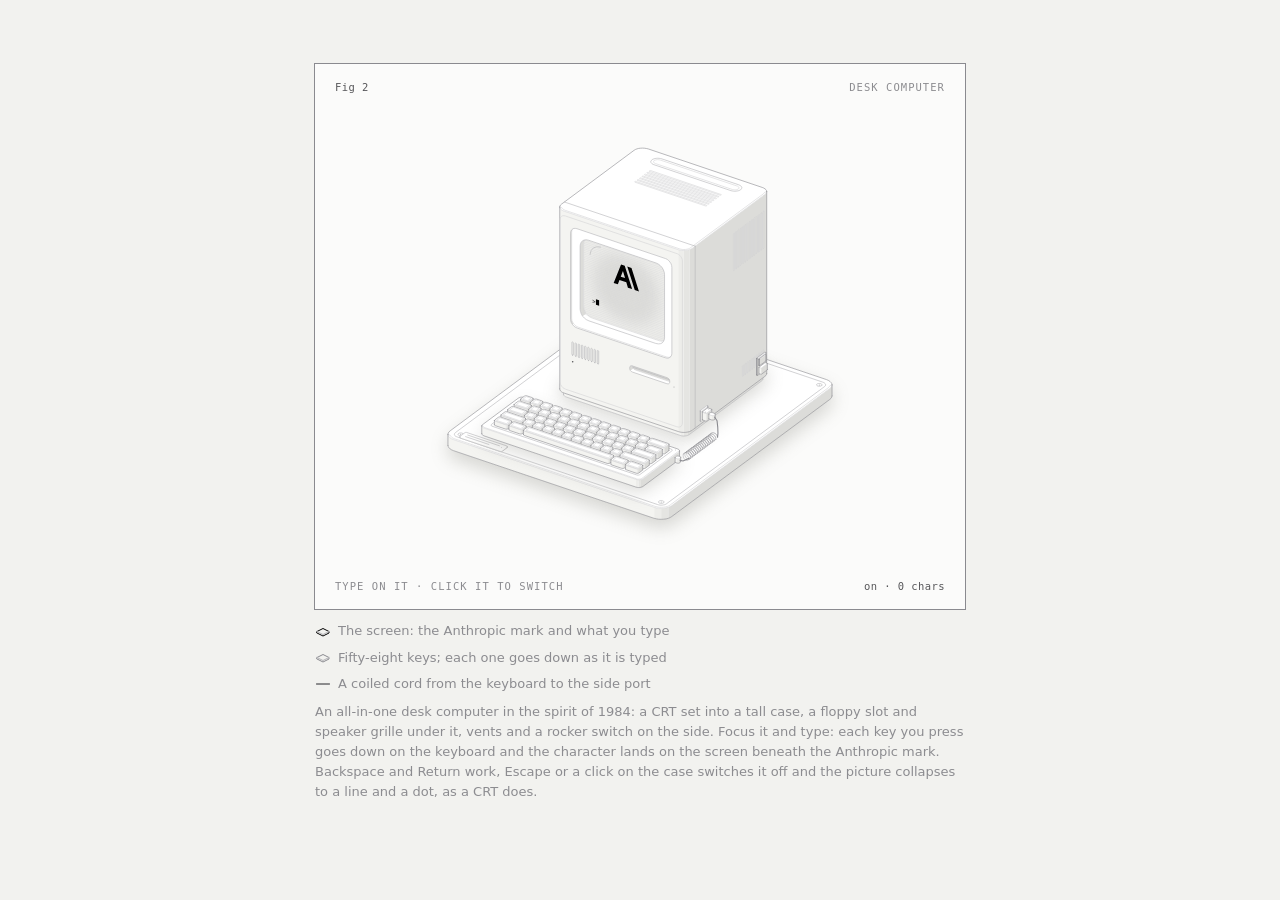
<file: .claude/skills/anatomy/examples/desk-computer/desk-computer-light.html>
<!doctype html><html lang="en"><head><meta charset="utf-8"><meta name="viewport" content="width=device-width, initial-scale=1"><title>Desk computer</title><style>
.iso{
  --anatomy-page:#0b0b0b;--anatomy-card:#131313;--anatomy-text:#a3a3a3;--anatomy-strong:#e6e6e6;--anatomy-muted:#6e6e6e;
  --anatomy-paper:#131313;--anatomy-face:#1b1b1b;--anatomy-top:#1c1c1c;
  --anatomy-shade-0:#0f0f0f;--anatomy-shade-1:#121212;--anatomy-shade-2:#151515;--anatomy-shade-3:#181818;
  --anatomy-lit-top:#262626;--anatomy-lit-shade:#1d1d1d;
  --anatomy-hi:#d4d4d4;--anatomy-mid:#6a6a6a;--anatomy-lo:#3e3e3e;--anatomy-faint:#2a2a2a;--anatomy-lit:#ffffff;
  --anatomy-halo:#050505;--anatomy-halo-opacity:.9;--anatomy-dot:#e6e6e6;
  --anatomy-red:#ff6b6b;--anatomy-green:#6be0a0;--anatomy-blue:#6b9bff;
  --anatomy-weight:.6px;--anatomy-ease:cubic-bezier(.32,.72,0,1);
  --anatomy-mono:ui-monospace,"SF Mono",Menlo,Consolas,monospace;
  --anatomy-lift:inset 0 1px 0 0 #ffffff0a,inset 0 0 0 1px #ffffff06,0 0 0 1px #00000026,0 1px 1px -.5px #00000014,0 3px 3px -1.5px #00000014,0 6px 6px -3px #00000014,0 12px 12px -6px #00000014;
}
.iso[data-theme="light"]{
  --anatomy-page:#f2f2ef;--anatomy-card:#fbfbfa;--anatomy-text:#57575a;--anatomy-strong:#18181a;--anatomy-muted:#8c8c90;
  --anatomy-paper:#fbfbfa;--anatomy-face:#ffffff;--anatomy-top:#ffffff;
  --anatomy-shade-0:#dcdcd9;--anatomy-shade-1:#e5e5e2;--anatomy-shade-2:#ededea;--anatomy-shade-3:#f4f4f1;
  --anatomy-lit-top:#ffffff;--anatomy-lit-shade:#eeeeeb;
  --anatomy-hi:#26262a;--anatomy-mid:#8a8a8f;--anatomy-lo:#b4b4b8;--anatomy-faint:#d4d4d6;--anatomy-lit:#000000;
  --anatomy-halo:#8a8a80;--anatomy-halo-opacity:.32;--anatomy-dot:#3a3a3e;
  --anatomy-red:#e5484d;--anatomy-green:#30a46c;--anatomy-blue:#3e63dd;
  --anatomy-lift:inset 0 1px 0 0 #ffffff,0 0 0 1px #0000000f,0 1px 1px -.5px #0000000a,0 3px 3px -1.5px #0000000a,0 6px 6px -3px #0000000a,0 12px 12px -6px #0000000a;
}
.iso-svg{display:block;width:100%;height:auto;overflow:visible}
.iso-svg path,.iso-svg circle{vector-effect:non-scaling-stroke}
.iso-fill{fill:var(--anatomy-paper);stroke:none}
.iso-solid[data-lit]>.iso-fill{fill:var(--anatomy-face)}
.iso-shade,.iso-top{stroke:none}
.iso-shade[data-shade="0"]{fill:var(--anatomy-shade-0)}
.iso-shade[data-shade="1"]{fill:var(--anatomy-shade-1)}
.iso-shade[data-shade="2"]{fill:var(--anatomy-shade-2)}
.iso-shade[data-shade="3"]{fill:var(--anatomy-shade-3)}
.iso-top{fill:var(--anatomy-top)}
.iso-solid[data-lit]>.iso-top{fill:var(--anatomy-lit-top)}
.iso-solid[data-lit]>.iso-shade{fill:var(--anatomy-lit-shade)}
.iso-solid[data-seamless]>.iso-shade,.iso-solid[data-seamless]>.iso-top{stroke-width:.4;stroke-linejoin:round}
.iso-solid[data-seamless]>.iso-shade[data-shade="0"]{stroke:var(--anatomy-shade-0)}
.iso-solid[data-seamless]>.iso-shade[data-shade="1"]{stroke:var(--anatomy-shade-1)}
.iso-solid[data-seamless]>.iso-shade[data-shade="2"]{stroke:var(--anatomy-shade-2)}
.iso-solid[data-seamless]>.iso-shade[data-shade="3"]{stroke:var(--anatomy-shade-3)}
.iso-solid[data-seamless]>.iso-top{stroke:var(--anatomy-top)}
.iso-solid[data-seamless][data-lit]>.iso-top{stroke:var(--anatomy-lit-top)}
.iso-solid[data-seamless][data-lit]>.iso-shade{stroke:var(--anatomy-lit-shade)}
.iso-solid[data-lit]>.iso-edge{stroke:var(--anatomy-lit)}
.iso-halo{fill:var(--anatomy-halo);stroke:none;filter:blur(9px);opacity:var(--anatomy-halo-opacity);transform:translateY(3px)}
.iso-line{fill:none;stroke:var(--anatomy-lo);stroke-width:var(--anatomy-weight);stroke-linecap:round;stroke-linejoin:round}
.iso-line[data-tone="hi"]{stroke:var(--anatomy-hi)}
.iso-line[data-tone="mid"]{stroke:var(--anatomy-mid)}
.iso-line[data-tone="lo"]{stroke:var(--anatomy-lo)}
.iso-line[data-tone="faint"]{stroke:var(--anatomy-faint)}
.iso-line[data-tone="lit"]{stroke:var(--anatomy-lit)}
.iso-line[data-tone="red"]{stroke:var(--anatomy-red)}
.iso-line[data-tone="green"]{stroke:var(--anatomy-green)}
.iso-line[data-tone="blue"]{stroke:var(--anatomy-blue)}
.iso-line[data-dotted]{stroke-dasharray:.01 3.5;stroke-width:1}
.iso-line[data-dashed]{stroke-dasharray:3 3}
.iso-line[data-flow]{stroke-dasharray:2 6}
.iso-wire-end{fill:var(--anatomy-paper);stroke:var(--anatomy-lo);stroke-width:var(--anatomy-weight)}
.iso-wire[data-tone="hi"] .iso-wire-end{stroke:var(--anatomy-hi)}
.iso-wire[data-tone="mid"] .iso-wire-end{stroke:var(--anatomy-mid)}
.iso-wire[data-tone="faint"] .iso-wire-end{stroke:var(--anatomy-faint)}
.iso-wire[data-tone="lit"] .iso-wire-end{stroke:var(--anatomy-lit)}
.iso-dots circle{fill:var(--anatomy-dot);stroke:none;opacity:.32}
.iso-dots[data-tone="hi"] circle{opacity:.85}
.iso-dots[data-tone="mid"] circle{opacity:.45}
.iso-dots[data-tone="lo"] circle{opacity:.22}
.iso-dots[data-tone="faint"] circle{opacity:.12}
.iso-face-text{fill:var(--anatomy-mid);font-family:var(--anatomy-mono);letter-spacing:.04em}
.iso-face-text[data-tone="hi"]{fill:var(--anatomy-hi)}
.iso-face-text[data-tone="lo"]{fill:var(--anatomy-lo)}
.iso-face-text[data-tone="faint"]{fill:var(--anatomy-faint)}
.tb-body{fill:var(--anatomy-shade-2);stroke:none}
.tb-shine{fill:var(--anatomy-top);stroke:none}
.tb-shade{fill:var(--anatomy-shade-0);stroke:none}
.tb-ring{fill:none;stroke:var(--anatomy-lo);stroke-width:.45;stroke-linecap:butt;stroke-linejoin:round}
.tb-ring[data-tone="mid"]{stroke:var(--anatomy-mid)}
.tb-ring[data-tone="faint"]{stroke:var(--anatomy-faint)}
.tb-ring[data-tone="hi"]{stroke:var(--anatomy-hi)}
@keyframes iso-flow{to{stroke-dashoffset:-32}}
@keyframes iso-pulse{0%,100%{opacity:.18}12%{opacity:1}40%{opacity:.18}}
.iso-line[data-flow]{animation:iso-flow 1600ms linear infinite}
.iso-dots circle[data-pulse]{animation:iso-pulse 1600ms steps(1,end) infinite;animation-delay:var(--pulse-at,0ms)}
.iso-figure{margin:32px 0 36px}
.iso-plate{position:relative;padding:52px 24px;border-radius:0;background:var(--anatomy-card);box-shadow:0 0 0 1px var(--anatomy-mid);--anatomy-paper:var(--anatomy-card)}
.iso-plate-corners{position:absolute;inset:18px 20px;pointer-events:none}
.iso-plate-corner{position:absolute;color:var(--anatomy-muted);font-family:var(--anatomy-mono);font-size:10.5px;line-height:1;letter-spacing:.04em;white-space:nowrap}
.iso-plate-corner[data-corner="fig"]{top:0;left:0;color:var(--anatomy-text)}
.iso-plate-corner[data-corner="title"]{top:0;right:0;text-transform:uppercase;letter-spacing:.1em}
.iso-plate-corner[data-corner="hint"]{bottom:0;left:0;text-transform:uppercase;letter-spacing:.1em}
.iso-plate-corner[data-corner="readout"]{right:0;bottom:0;color:var(--anatomy-text);font-variant-numeric:tabular-nums}
.iso-plate .iso-svg{margin:0 auto}
.iso-legend{display:grid;gap:8px;margin-top:12px;color:var(--anatomy-muted);font-size:13px;line-height:1.55}
.iso-keys{display:flex;flex-wrap:wrap;gap:6px 18px}
.iso-key{display:inline-flex;align-items:center;gap:7px}
.iso-swatch{width:16px;height:10px;flex:none;overflow:visible}
.iso-swatch path{fill:none;stroke:var(--anatomy-hi);stroke-width:1;vector-effect:non-scaling-stroke;stroke-linejoin:round;stroke-linecap:round}
.iso-swatch[data-mark="raised"] path,.iso-swatch[data-mark="flat"] path{stroke:var(--anatomy-mid)}
.iso-swatch[data-mark="lit"] path{stroke:var(--anatomy-lit)}
.iso-swatch[data-mark="dim"] path{stroke:var(--anatomy-lo)}
.iso-swatch[data-mark="dotted"] path{stroke-dasharray:.01 3;stroke-width:1.4}
.iso-swatch[data-mark="dashed"] path{stroke-dasharray:3 2.5}
.iso-swatch[data-mark="red"] path{stroke:var(--anatomy-red)}
.iso-swatch[data-mark="green"] path{stroke:var(--anatomy-green)}
.iso-swatch[data-mark="blue"] path{stroke:var(--anatomy-blue)}
.iso-swatch-crease{stroke:var(--anatomy-lo)!important}
@media (max-width:560px){.iso-plate{padding:48px 12px 70px}.iso-plate-corner[data-corner="hint"]{bottom:18px}}
@media (prefers-reduced-motion:reduce){.iso-line[data-flow],.iso-dots circle[data-pulse]{animation:none}}

*{box-sizing:border-box}
html{color-scheme:dark}
body[data-theme="light"]{color-scheme:light}
body{margin:0;background:var(--anatomy-page);color:var(--anatomy-text);font:14px/1.6 ui-sans-serif,system-ui,-apple-system,"Segoe UI",sans-serif;-webkit-font-smoothing:antialiased}
.iso-page{width:min(650px,100% - 32px);margin:64px auto 96px}
</style></head><body class="iso" data-theme="light"><main class="iso-page"><style>
.pc-well{fill:var(--anatomy-shade-1)}
.pc-bezel{fill:var(--anatomy-top)}
.pc-dark{fill:var(--anatomy-shade-0)}
.pc-glass{fill:var(--anatomy-shade-0);transition:fill .5s var(--anatomy-ease)}
.pc-glass[data-on]{fill:var(--anatomy-lit-shade)}
.pc-glow{fill:var(--anatomy-lit);opacity:.07;filter:blur(6px)}
.pc-scan{fill:none;stroke:var(--anatomy-faint);stroke-width:.5px;vector-effect:non-scaling-stroke;opacity:.7}
.pc-logo{fill:var(--anatomy-lit);fill-rule:evenodd}
.pc-text{fill:var(--anatomy-lit);font-family:var(--anatomy-mono);letter-spacing:.02em}
.pc-cursor{fill:var(--anatomy-lit);animation:pc-blink 1.06s steps(1,end) infinite}
.pc-beam{fill:none;stroke:var(--anatomy-lit);stroke-width:1.4px;vector-effect:non-scaling-stroke;stroke-linecap:round}
.pc-dot{fill:var(--anatomy-lit)}
.pc-cord{stroke-width:1.1px}
.pc-key,.pc-computer{cursor:pointer}
.pc-key[data-down] .iso-edge{stroke:var(--anatomy-hi)}
[data-part="led"]{transition:opacity .4s var(--anatomy-ease)}
@keyframes pc-blink{50%{opacity:0}}
@media (prefers-reduced-motion:reduce){.pc-cursor{animation:none}}
.pc-sr{position:absolute;width:1px;height:1px;overflow:hidden;clip-path:inset(50%);white-space:nowrap}
.iso-stage{touch-action:pan-y}
.iso-stage:focus{outline:none}
.iso-stage:focus-visible{outline:1px solid var(--anatomy-muted);outline-offset:6px}
</style><figure class="iso-figure"><div class="iso-plate"><div class="iso-plate-corners" aria-hidden="true"><span class="iso-plate-corner" data-corner="fig">Fig 2</span><span class="iso-plate-corner" data-corner="title">Desk computer</span><span class="iso-plate-corner" data-corner="hint">Type on it · click it to switch</span><span class="iso-plate-corner" data-corner="readout" data-readout>on · 0 chars</span></div><div class="iso-stage" tabindex="0" role="group" aria-label="Desk computer. Type to write on its screen; Escape switches the power."><svg xmlns="http://www.w3.org/2000/svg" class="iso-svg" viewBox="0 0 600 440" role="img" aria-label="An all-in-one desk computer in the spirit of 1984 on a bench plate: a tall case with a CRT set into its front showing the Anthropic mark and a typing prompt, a floppy slot and speaker grille below, vents and a rocker switch on the side, and a keyboard joined to a side port by a coiled cord."><path class="iso-halo" d="M108.6 322.8L108.9 321.5L109.6 320.3L110.8 319.3L268.3 202.5L269.9 201.5L271.8 200.8L274 200.2L276.4 199.8L278.9 199.7L281.4 199.8L283.7 200.2L285.9 200.8L485.8 268.2L487.7 269L489.3 269.9L490.4 271L491.1 272.2L491.4 273.5L491.4 284.5L491.1 285.7L490.4 286.9L489.2 288L331.7 404.7L330.1 405.7L328.2 406.5L326 407.1L323.6 407.4L321.1 407.5L318.6 407.4L316.3 407L314.1 406.5L114.2 339.1L112.3 338.3L110.7 337.3L109.6 336.2L108.9 335L108.6 333.8Z"/><g class="iso-solid"><path class="iso-fill" d="M274.1 226.2L274.1 225.2L274.7 224.2L275.6 223.4L276.9 222.6L278.5 222L280.3 221.6L282.2 221.4L284.2 221.4L286.1 221.7L287.9 222.2L289.4 222.8L290.6 223.6L291.4 224.5L291.8 225.5L291.8 227.2L291.7 228.2L291.2 229.2L290.3 230.1L289 230.8L287.4 231.4L285.6 231.8L283.6 232L281.7 232L279.7 231.7L278 231.3L276.5 230.6L275.3 229.8L274.5 228.9L274.1 228Z"/><path class="iso-shade" data-shade="0" d="M290.3 230.1L289 230.8L289 229.1L290.3 228.3ZM289 230.8L287.4 231.4L287.4 229.7L289 229.1ZM291.8 227.2L291.7 228.2L291.7 226.5L291.8 225.5ZM291.7 228.2L291.2 229.2L291.2 227.4L291.7 226.5ZM291.2 229.2L290.3 230.1L290.3 228.3L291.2 227.4Z"/><path class="iso-shade" data-shade="1" d="M287.4 231.4L285.6 231.8L285.6 230.1L287.4 229.7ZM285.6 231.8L283.6 232L283.6 230.3L285.6 230.1Z"/><path class="iso-shade" data-shade="2" d="M283.6 232L281.7 232L281.7 230.2L283.6 230.3ZM281.7 232L279.7 231.7L279.7 230L281.7 230.2ZM279.7 231.7L278 231.3L278 229.5L279.7 230Z"/><path class="iso-shade" data-shade="3" d="M278 231.3L276.5 230.6L276.5 228.9L278 229.5ZM276.5 230.6L275.3 229.8L275.3 228.1L276.5 228.9ZM275.3 229.8L274.5 228.9L274.5 227.2L275.3 228.1ZM274.5 228.9L274.1 228L274.1 226.2L274.5 227.2Z"/><path class="iso-top" d="M290.3 228.3L289 229.1L287.4 229.7L285.6 230.1L283.6 230.3L281.7 230.2L279.7 230L278 229.5L276.5 228.9L275.3 228.1L274.5 227.2L274.1 226.2L274.1 225.2L274.7 224.2L275.6 223.4L276.9 222.6L278.5 222L280.3 221.6L282.2 221.4L284.2 221.4L286.1 221.7L287.9 222.2L289.4 222.8L290.6 223.6L291.4 224.5L291.8 225.5L291.7 226.5L291.2 227.4Z"/><path class="iso-line iso-crease" data-tone="faint" d="M291.8 225.5L291.7 226.5L291.2 227.4L290.3 228.3L289 229.1L287.4 229.7L285.6 230.1L283.6 230.3L281.7 230.2L279.7 230L278 229.5L276.5 228.9L275.3 228.1L274.5 227.2L274.1 226.2"/><path class="iso-line iso-edge" data-tone="lo" d="M274.1 226.2L274.1 225.2L274.7 224.2L275.6 223.4L276.9 222.6L278.5 222L280.3 221.6L282.2 221.4L284.2 221.4L286.1 221.7L287.9 222.2L289.4 222.8L290.6 223.6L291.4 224.5L291.8 225.5M291.8 227.2L291.7 228.2L291.2 229.2L290.3 230.1L289 230.8L287.4 231.4L285.6 231.8L283.6 232L281.7 232L279.7 231.7L278 231.3L276.5 230.6L275.3 229.8L274.5 228.9L274.1 228M274.1 226.2L274.1 228M291.8 225.5L291.8 227.2"/></g><g class="iso-solid"><path class="iso-fill" d="M276.1 222.4L276.2 221.6L276.5 220.9L277.3 220.2L278.2 219.6L279.5 219.1L280.9 218.8L282.4 218.7L283.9 218.7L285.4 218.9L286.8 219.3L287.9 219.8L288.9 220.4L289.5 221.1L289.8 221.8L289.8 225.6L289.7 226.3L289.3 227.1L288.6 227.8L287.6 228.3L286.4 228.8L285 229.1L283.5 229.3L281.9 229.2L280.5 229L279.1 228.7L277.9 228.2L277 227.6L276.4 226.9L276.1 226.1Z"/><path class="iso-shade" data-shade="0" d="M288.6 227.8L287.6 228.3L287.6 224.6L288.6 224ZM287.6 228.3L286.4 228.8L286.4 225.1L287.6 224.6ZM289.8 225.6L289.7 226.3L289.7 222.6L289.8 221.8ZM289.7 226.3L289.3 227.1L289.3 223.3L289.7 222.6ZM289.3 227.1L288.6 227.8L288.6 224L289.3 223.3Z"/><path class="iso-shade" data-shade="1" d="M286.4 228.8L285 229.1L285 225.4L286.4 225.1ZM285 229.1L283.5 229.3L283.5 225.5L285 225.4Z"/><path class="iso-shade" data-shade="2" d="M283.5 229.3L281.9 229.2L281.9 225.5L283.5 225.5ZM281.9 229.2L280.5 229L280.5 225.3L281.9 225.5ZM280.5 229L279.1 228.7L279.1 224.9L280.5 225.3Z"/><path class="iso-shade" data-shade="3" d="M279.1 228.7L277.9 228.2L277.9 224.5L279.1 224.9ZM277.9 228.2L277 227.6L277 223.8L277.9 224.5ZM277 227.6L276.4 226.9L276.4 223.1L277 223.8ZM276.4 226.9L276.1 226.1L276.1 222.4L276.4 223.1Z"/><path class="iso-top" d="M288.6 224L287.6 224.6L286.4 225.1L285 225.4L283.5 225.5L281.9 225.5L280.5 225.3L279.1 224.9L277.9 224.5L277 223.8L276.4 223.1L276.1 222.4L276.2 221.6L276.5 220.9L277.3 220.2L278.2 219.6L279.5 219.1L280.9 218.8L282.4 218.7L283.9 218.7L285.4 218.9L286.8 219.3L287.9 219.8L288.9 220.4L289.5 221.1L289.8 221.8L289.7 222.6L289.3 223.3Z"/><path class="iso-line iso-crease" data-tone="faint" d="M289.8 221.8L289.7 222.6L289.3 223.3L288.6 224L287.6 224.6L286.4 225.1L285 225.4L283.5 225.5L281.9 225.5L280.5 225.3L279.1 224.9L277.9 224.5L277 223.8L276.4 223.1L276.1 222.4"/><path class="iso-line iso-edge" data-tone="mid" d="M276.1 222.4L276.2 221.6L276.5 220.9L277.3 220.2L278.2 219.6L279.5 219.1L280.9 218.8L282.4 218.7L283.9 218.7L285.4 218.9L286.8 219.3L287.9 219.8L288.9 220.4L289.5 221.1L289.8 221.8M289.8 225.6L289.7 226.3L289.3 227.1L288.6 227.8L287.6 228.3L286.4 228.8L285 229.1L283.5 229.3L281.9 229.2L280.5 229L279.1 228.7L277.9 228.2L277 227.6L276.4 226.9L276.1 226.1M276.1 222.4L276.1 226.1M289.8 221.8L289.8 225.6"/></g><g class="iso-solid"><path class="iso-fill" d="M448.7 285.1L448.8 284.1L449.3 283.1L450.2 282.2L451.5 281.5L453.1 280.9L454.9 280.5L456.8 280.3L458.8 280.3L460.7 280.6L462.5 281.1L464 281.7L465.2 282.5L466 283.4L466.4 284.4L466.4 286.1L466.3 287.1L465.8 288.1L464.9 289L463.6 289.7L462 290.3L460.2 290.7L458.3 290.9L456.3 290.9L454.3 290.6L452.6 290.2L451.1 289.5L449.9 288.7L449.1 287.8L448.7 286.8Z"/><path class="iso-shade" data-shade="0" d="M464.9 289L463.6 289.7L463.6 288L464.9 287.2ZM463.6 289.7L462 290.3L462 288.6L463.6 288ZM466.4 286.1L466.3 287.1L466.3 285.4L466.4 284.4ZM466.3 287.1L465.8 288.1L465.8 286.3L466.3 285.4ZM465.8 288.1L464.9 289L464.9 287.2L465.8 286.3Z"/><path class="iso-shade" data-shade="1" d="M462 290.3L460.2 290.7L460.2 289L462 288.6ZM460.2 290.7L458.3 290.9L458.3 289.2L460.2 289Z"/><path class="iso-shade" data-shade="2" d="M458.3 290.9L456.3 290.9L456.3 289.1L458.3 289.2ZM456.3 290.9L454.3 290.6L454.3 288.9L456.3 289.1ZM454.3 290.6L452.6 290.2L452.6 288.4L454.3 288.9Z"/><path class="iso-shade" data-shade="3" d="M452.6 290.2L451.1 289.5L451.1 287.8L452.6 288.4ZM451.1 289.5L449.9 288.7L449.9 287L451.1 287.8ZM449.9 288.7L449.1 287.8L449.1 286.1L449.9 287ZM449.1 287.8L448.7 286.8L448.7 285.1L449.1 286.1Z"/><path class="iso-top" d="M464.9 287.2L463.6 288L462 288.6L460.2 289L458.3 289.2L456.3 289.1L454.3 288.9L452.6 288.4L451.1 287.8L449.9 287L449.1 286.1L448.7 285.1L448.8 284.1L449.3 283.1L450.2 282.2L451.5 281.5L453.1 280.9L454.9 280.5L456.8 280.3L458.8 280.3L460.7 280.6L462.5 281.1L464 281.7L465.2 282.5L466 283.4L466.4 284.4L466.3 285.4L465.8 286.3Z"/><path class="iso-line iso-crease" data-tone="faint" d="M466.4 284.4L466.3 285.4L465.8 286.3L464.9 287.2L463.6 288L462 288.6L460.2 289L458.3 289.2L456.3 289.1L454.3 288.9L452.6 288.4L451.1 287.8L449.9 287L449.1 286.1L448.7 285.1"/><path class="iso-line iso-edge" data-tone="lo" d="M448.7 285.1L448.8 284.1L449.3 283.1L450.2 282.2L451.5 281.5L453.1 280.9L454.9 280.5L456.8 280.3L458.8 280.3L460.7 280.6L462.5 281.1L464 281.7L465.2 282.5L466 283.4L466.4 284.4M466.4 286.1L466.3 287.1L465.8 288.1L464.9 289L463.6 289.7L462 290.3L460.2 290.7L458.3 290.9L456.3 290.9L454.3 290.6L452.6 290.2L451.1 289.5L449.9 288.7L449.1 287.8L448.7 286.8M448.7 285.1L448.7 286.8M466.4 284.4L466.4 286.1"/></g><g class="iso-solid"><path class="iso-fill" d="M450.7 281.3L450.8 280.5L451.2 279.8L451.9 279.1L452.9 278.5L454.1 278L455.5 277.7L457 277.6L458.5 277.6L460 277.8L461.4 278.2L462.5 278.7L463.5 279.3L464.1 280L464.4 280.7L464.4 284.5L464.3 285.2L463.9 286L463.2 286.6L462.2 287.2L461 287.7L459.6 288L458.1 288.1L456.6 288.1L455.1 287.9L453.7 287.6L452.5 287.1L451.6 286.5L451 285.8L450.7 285Z"/><path class="iso-shade" data-shade="0" d="M463.2 286.6L462.2 287.2L462.2 283.5L463.2 282.9ZM462.2 287.2L461 287.7L461 284L462.2 283.5ZM464.4 284.5L464.3 285.2L464.3 281.5L464.4 280.7ZM464.3 285.2L463.9 286L463.9 282.2L464.3 281.5ZM463.9 286L463.2 286.6L463.2 282.9L463.9 282.2Z"/><path class="iso-shade" data-shade="1" d="M461 287.7L459.6 288L459.6 284.3L461 284ZM459.6 288L458.1 288.1L458.1 284.4L459.6 284.3Z"/><path class="iso-shade" data-shade="2" d="M458.1 288.1L456.6 288.1L456.6 284.4L458.1 284.4ZM456.6 288.1L455.1 287.9L455.1 284.2L456.6 284.4ZM455.1 287.9L453.7 287.6L453.7 283.8L455.1 284.2Z"/><path class="iso-shade" data-shade="3" d="M453.7 287.6L452.5 287.1L452.5 283.3L453.7 283.8ZM452.5 287.1L451.6 286.5L451.6 282.7L452.5 283.3ZM451.6 286.5L451 285.8L451 282L451.6 282.7ZM451 285.8L450.7 285L450.7 281.3L451 282Z"/><path class="iso-top" d="M463.2 282.9L462.2 283.5L461 284L459.6 284.3L458.1 284.4L456.6 284.4L455.1 284.2L453.7 283.8L452.5 283.3L451.6 282.7L451 282L450.7 281.3L450.8 280.5L451.2 279.8L451.9 279.1L452.9 278.5L454.1 278L455.5 277.7L457 277.6L458.5 277.6L460 277.8L461.4 278.2L462.5 278.7L463.5 279.3L464.1 280L464.4 280.7L464.3 281.5L463.9 282.2Z"/><path class="iso-line iso-crease" data-tone="faint" d="M464.4 280.7L464.3 281.5L463.9 282.2L463.2 282.9L462.2 283.5L461 284L459.6 284.3L458.1 284.4L456.6 284.4L455.1 284.2L453.7 283.8L452.5 283.3L451.6 282.7L451 282L450.7 281.3"/><path class="iso-line iso-edge" data-tone="mid" d="M450.7 281.3L450.8 280.5L451.2 279.8L451.9 279.1L452.9 278.5L454.1 278L455.5 277.7L457 277.6L458.5 277.6L460 277.8L461.4 278.2L462.5 278.7L463.5 279.3L464.1 280L464.4 280.7M464.4 284.5L464.3 285.2L463.9 286L463.2 286.6L462.2 287.2L461 287.7L459.6 288L458.1 288.1L456.6 288.1L455.1 287.9L453.7 287.6L452.5 287.1L451.6 286.5L451 285.8L450.7 285M450.7 281.3L450.7 285M464.4 280.7L464.4 284.5"/></g><g class="iso-solid"><path class="iso-fill" d="M133.6 330.3L133.7 329.3L134.2 328.4L135.1 327.5L136.4 326.7L138 326.1L139.8 325.7L141.7 325.6L143.7 325.6L145.7 325.8L147.4 326.3L148.9 326.9L150.1 327.7L150.9 328.6L151.3 329.6L151.3 331.4L151.2 332.4L150.7 333.3L149.8 334.2L148.5 335L146.9 335.6L145.1 336L143.2 336.2L141.2 336.1L139.3 335.9L137.5 335.4L136 334.8L134.8 334L134 333.1L133.6 332.1Z"/><path class="iso-shade" data-shade="0" d="M149.8 334.2L148.5 335L148.5 333.2L149.8 332.5ZM148.5 335L146.9 335.6L146.9 333.8L148.5 333.2ZM151.3 331.4L151.2 332.4L151.2 330.6L151.3 329.6ZM151.2 332.4L150.7 333.3L150.7 331.6L151.2 330.6ZM150.7 333.3L149.8 334.2L149.8 332.5L150.7 331.6Z"/><path class="iso-shade" data-shade="1" d="M146.9 335.6L145.1 336L145.1 334.2L146.9 333.8ZM145.1 336L143.2 336.2L143.2 334.4L145.1 334.2Z"/><path class="iso-shade" data-shade="2" d="M143.2 336.2L141.2 336.1L141.2 334.4L143.2 334.4ZM141.2 336.1L139.3 335.9L139.3 334.1L141.2 334.4ZM139.3 335.9L137.5 335.4L137.5 333.7L139.3 334.1Z"/><path class="iso-shade" data-shade="3" d="M137.5 335.4L136 334.8L136 333L137.5 333.7ZM136 334.8L134.8 334L134.8 332.2L136 333ZM134.8 334L134 333.1L134 331.3L134.8 332.2ZM134 333.1L133.6 332.1L133.6 330.3L134 331.3Z"/><path class="iso-top" d="M149.8 332.5L148.5 333.2L146.9 333.8L145.1 334.2L143.2 334.4L141.2 334.4L139.3 334.1L137.5 333.7L136 333L134.8 332.2L134 331.3L133.6 330.3L133.7 329.3L134.2 328.4L135.1 327.5L136.4 326.7L138 326.1L139.8 325.7L141.7 325.6L143.7 325.6L145.7 325.8L147.4 326.3L148.9 326.9L150.1 327.7L150.9 328.6L151.3 329.6L151.2 330.6L150.7 331.6Z"/><path class="iso-line iso-crease" data-tone="faint" d="M151.3 329.6L151.2 330.6L150.7 331.6L149.8 332.5L148.5 333.2L146.9 333.8L145.1 334.2L143.2 334.4L141.2 334.4L139.3 334.1L137.5 333.7L136 333L134.8 332.2L134 331.3L133.6 330.3"/><path class="iso-line iso-edge" data-tone="lo" d="M133.6 330.3L133.7 329.3L134.2 328.4L135.1 327.5L136.4 326.7L138 326.1L139.8 325.7L141.7 325.6L143.7 325.6L145.7 325.8L147.4 326.3L148.9 326.9L150.1 327.7L150.9 328.6L151.3 329.6M151.3 331.4L151.2 332.4L150.7 333.3L149.8 334.2L148.5 335L146.9 335.6L145.1 336L143.2 336.2L141.2 336.1L139.3 335.9L137.5 335.4L136 334.8L134.8 334L134 333.1L133.6 332.1M133.6 330.3L133.6 332.1M151.3 329.6L151.3 331.4"/></g><g class="iso-solid"><path class="iso-fill" d="M135.6 326.5L135.7 325.7L136.1 325L136.8 324.3L137.8 323.7L139 323.3L140.4 323L141.9 322.8L143.4 322.9L144.9 323L146.3 323.4L147.5 323.9L148.4 324.5L149 325.2L149.3 326L149.3 329.7L149.2 330.5L148.8 331.2L148.1 331.9L147.1 332.5L145.9 332.9L144.5 333.2L143 333.4L141.5 333.4L140 333.2L138.6 332.8L137.5 332.3L136.5 331.7L135.9 331L135.6 330.3Z"/><path class="iso-shade" data-shade="0" d="M148.1 331.9L147.1 332.5L147.1 328.7L148.1 328.2ZM147.1 332.5L145.9 332.9L145.9 329.2L147.1 328.7ZM149.3 329.7L149.2 330.5L149.2 326.7L149.3 326ZM149.2 330.5L148.8 331.2L148.8 327.5L149.2 326.7ZM148.8 331.2L148.1 331.9L148.1 328.2L148.8 327.5Z"/><path class="iso-shade" data-shade="1" d="M145.9 332.9L144.5 333.2L144.5 329.5L145.9 329.2ZM144.5 333.2L143 333.4L143 329.7L144.5 329.5Z"/><path class="iso-shade" data-shade="2" d="M143 333.4L141.5 333.4L141.5 329.6L143 329.7ZM141.5 333.4L140 333.2L140 329.4L141.5 329.6ZM140 333.2L138.6 332.8L138.6 329.1L140 329.4Z"/><path class="iso-shade" data-shade="3" d="M138.6 332.8L137.5 332.3L137.5 328.6L138.6 329.1ZM137.5 332.3L136.5 331.7L136.5 328L137.5 328.6ZM136.5 331.7L135.9 331L135.9 327.3L136.5 328ZM135.9 331L135.6 330.3L135.6 326.5L135.9 327.3Z"/><path class="iso-top" d="M148.1 328.2L147.1 328.7L145.9 329.2L144.5 329.5L143 329.7L141.5 329.6L140 329.4L138.6 329.1L137.5 328.6L136.5 328L135.9 327.3L135.6 326.5L135.7 325.7L136.1 325L136.8 324.3L137.8 323.7L139 323.3L140.4 323L141.9 322.8L143.4 322.9L144.9 323L146.3 323.4L147.5 323.9L148.4 324.5L149 325.2L149.3 326L149.2 326.7L148.8 327.5Z"/><path class="iso-line iso-crease" data-tone="faint" d="M149.3 326L149.2 326.7L148.8 327.5L148.1 328.2L147.1 328.7L145.9 329.2L144.5 329.5L143 329.7L141.5 329.6L140 329.4L138.6 329.1L137.5 328.6L136.5 328L135.9 327.3L135.6 326.5"/><path class="iso-line iso-edge" data-tone="mid" d="M135.6 326.5L135.7 325.7L136.1 325L136.8 324.3L137.8 323.7L139 323.3L140.4 323L141.9 322.8L143.4 322.9L144.9 323L146.3 323.4L147.5 323.9L148.4 324.5L149 325.2L149.3 326M149.3 329.7L149.2 330.5L148.8 331.2L148.1 331.9L147.1 332.5L145.9 332.9L144.5 333.2L143 333.4L141.5 333.4L140 333.2L138.6 332.8L137.5 332.3L136.5 331.7L135.9 331L135.6 330.3M135.6 326.5L135.6 330.3M149.3 326L149.3 329.7"/></g><g class="iso-solid"><path class="iso-fill" d="M308.2 389.2L308.3 388.2L308.8 387.3L309.7 386.4L311 385.6L312.6 385L314.4 384.6L316.4 384.4L318.3 384.5L320.3 384.7L322 385.2L323.5 385.8L324.7 386.6L325.5 387.5L325.9 388.5L325.9 390.3L325.9 391.3L325.3 392.2L324.4 393.1L323.1 393.9L321.5 394.5L319.7 394.9L317.8 395.1L315.8 395L313.9 394.8L312.1 394.3L310.6 393.7L309.4 392.9L308.6 392L308.2 391Z"/><path class="iso-shade" data-shade="0" d="M324.4 393.1L323.1 393.9L323.1 392.1L324.4 391.4ZM323.1 393.9L321.5 394.5L321.5 392.7L323.1 392.1ZM325.9 390.3L325.9 391.3L325.9 389.5L325.9 388.5ZM325.9 391.3L325.3 392.2L325.3 390.5L325.9 389.5ZM325.3 392.2L324.4 393.1L324.4 391.4L325.3 390.5Z"/><path class="iso-shade" data-shade="1" d="M321.5 394.5L319.7 394.9L319.7 393.1L321.5 392.7ZM319.7 394.9L317.8 395.1L317.8 393.3L319.7 393.1Z"/><path class="iso-shade" data-shade="2" d="M317.8 395.1L315.8 395L315.8 393.3L317.8 393.3ZM315.8 395L313.9 394.8L313.9 393L315.8 393.3ZM313.9 394.8L312.1 394.3L312.1 392.5L313.9 393Z"/><path class="iso-shade" data-shade="3" d="M312.1 394.3L310.6 393.7L310.6 391.9L312.1 392.5ZM310.6 393.7L309.4 392.9L309.4 391.1L310.6 391.9ZM309.4 392.9L308.6 392L308.6 390.2L309.4 391.1ZM308.6 392L308.2 391L308.2 389.2L308.6 390.2Z"/><path class="iso-top" d="M324.4 391.4L323.1 392.1L321.5 392.7L319.7 393.1L317.8 393.3L315.8 393.3L313.9 393L312.1 392.5L310.6 391.9L309.4 391.1L308.6 390.2L308.2 389.2L308.3 388.2L308.8 387.3L309.7 386.4L311 385.6L312.6 385L314.4 384.6L316.4 384.4L318.3 384.5L320.3 384.7L322 385.2L323.5 385.8L324.7 386.6L325.5 387.5L325.9 388.5L325.9 389.5L325.3 390.5Z"/><path class="iso-line iso-crease" data-tone="faint" d="M325.9 388.5L325.9 389.5L325.3 390.5L324.4 391.4L323.1 392.1L321.5 392.7L319.7 393.1L317.8 393.3L315.8 393.3L313.9 393L312.1 392.5L310.6 391.9L309.4 391.1L308.6 390.2L308.2 389.2"/><path class="iso-line iso-edge" data-tone="lo" d="M308.2 389.2L308.3 388.2L308.8 387.3L309.7 386.4L311 385.6L312.6 385L314.4 384.6L316.4 384.4L318.3 384.5L320.3 384.7L322 385.2L323.5 385.8L324.7 386.6L325.5 387.5L325.9 388.5M325.9 390.3L325.9 391.3L325.3 392.2L324.4 393.1L323.1 393.9L321.5 394.5L319.7 394.9L317.8 395.1L315.8 395L313.9 394.8L312.1 394.3L310.6 393.7L309.4 392.9L308.6 392L308.2 391M308.2 389.2L308.2 391M325.9 388.5L325.9 390.3"/></g><g class="iso-solid"><path class="iso-fill" d="M310.2 385.4L310.3 384.6L310.7 383.9L311.4 383.2L312.4 382.6L313.6 382.2L315 381.9L316.5 381.7L318.1 381.7L319.5 381.9L320.9 382.3L322.1 382.8L323 383.4L323.6 384.1L323.9 384.9L323.9 388.6L323.8 389.4L323.5 390.1L322.7 390.8L321.8 391.4L320.5 391.8L319.1 392.1L317.6 392.3L316.1 392.3L314.6 392.1L313.2 391.7L312.1 391.2L311.1 390.6L310.5 389.9L310.2 389.1Z"/><path class="iso-shade" data-shade="0" d="M322.7 390.8L321.8 391.4L321.8 387.6L322.7 387ZM321.8 391.4L320.5 391.8L320.5 388.1L321.8 387.6ZM323.9 388.6L323.8 389.4L323.8 385.6L323.9 384.9ZM323.8 389.4L323.5 390.1L323.5 386.4L323.8 385.6ZM323.5 390.1L322.7 390.8L322.7 387L323.5 386.4Z"/><path class="iso-shade" data-shade="1" d="M320.5 391.8L319.1 392.1L319.1 388.4L320.5 388.1ZM319.1 392.1L317.6 392.3L317.6 388.5L319.1 388.4Z"/><path class="iso-shade" data-shade="2" d="M317.6 392.3L316.1 392.3L316.1 388.5L317.6 388.5ZM316.1 392.3L314.6 392.1L314.6 388.3L316.1 388.5ZM314.6 392.1L313.2 391.7L313.2 388L314.6 388.3Z"/><path class="iso-shade" data-shade="3" d="M313.2 391.7L312.1 391.2L312.1 387.5L313.2 388ZM312.1 391.2L311.1 390.6L311.1 386.9L312.1 387.5ZM311.1 390.6L310.5 389.9L310.5 386.2L311.1 386.9ZM310.5 389.9L310.2 389.1L310.2 385.4L310.5 386.2Z"/><path class="iso-top" d="M322.7 387L321.8 387.6L320.5 388.1L319.1 388.4L317.6 388.5L316.1 388.5L314.6 388.3L313.2 388L312.1 387.5L311.1 386.9L310.5 386.2L310.2 385.4L310.3 384.6L310.7 383.9L311.4 383.2L312.4 382.6L313.6 382.2L315 381.9L316.5 381.7L318.1 381.7L319.5 381.9L320.9 382.3L322.1 382.8L323 383.4L323.6 384.1L323.9 384.9L323.8 385.6L323.5 386.4Z"/><path class="iso-line iso-crease" data-tone="faint" d="M323.9 384.9L323.8 385.6L323.5 386.4L322.7 387L321.8 387.6L320.5 388.1L319.1 388.4L317.6 388.5L316.1 388.5L314.6 388.3L313.2 388L312.1 387.5L311.1 386.9L310.5 386.2L310.2 385.4"/><path class="iso-line iso-edge" data-tone="mid" d="M310.2 385.4L310.3 384.6L310.7 383.9L311.4 383.2L312.4 382.6L313.6 382.2L315 381.9L316.5 381.7L318.1 381.7L319.5 381.9L320.9 382.3L322.1 382.8L323 383.4L323.6 384.1L323.9 384.9M323.9 388.6L323.8 389.4L323.5 390.1L322.7 390.8L321.8 391.4L320.5 391.8L319.1 392.1L317.6 392.3L316.1 392.3L314.6 392.1L313.2 391.7L312.1 391.2L311.1 390.6L310.5 389.9L310.2 389.1M310.2 385.4L310.2 389.1M323.9 384.9L323.9 388.6"/></g><g class="iso-solid"><path class="iso-fill" d="M108.6 317.3L108.9 316L109.6 314.9L110.8 313.8L268.3 197L269.9 196L271.8 195.3L274 194.7L276.4 194.3L278.9 194.2L281.4 194.3L283.7 194.7L285.9 195.3L485.8 262.7L487.7 263.5L489.3 264.5L490.4 265.6L491.1 266.7L491.4 268L491.4 279L491.1 280.2L490.4 281.4L489.2 282.5L331.7 399.2L330.1 400.2L328.2 401L326 401.6L323.6 401.9L321.1 402L318.6 401.9L316.3 401.5L314.1 401L114.2 333.6L112.3 332.8L110.7 331.8L109.6 330.7L108.9 329.5L108.6 328.3Z"/><path class="iso-shade" data-shade="0" d="M491.4 279L491.1 280.2L491.1 269.2L491.4 268ZM491.1 280.2L490.4 281.4L490.4 270.4L491.1 269.2ZM490.4 281.4L489.2 282.5L489.2 271.5L490.4 270.4ZM489.2 282.5L331.7 399.2L331.7 388.3L489.2 271.5ZM331.7 399.2L330.1 400.2L330.1 389.2L331.7 388.3ZM330.1 400.2L328.2 401L328.2 390L330.1 389.2Z"/><path class="iso-shade" data-shade="1" d="M328.2 401L326 401.6L326 390.6L328.2 390ZM326 401.6L323.6 401.9L323.6 390.9L326 390.6ZM323.6 401.9L321.1 402L321.1 391.1L323.6 390.9Z"/><path class="iso-shade" data-shade="2" d="M321.1 402L318.6 401.9L318.6 390.9L321.1 391.1ZM318.6 401.9L316.3 401.5L316.3 390.6L318.6 390.9ZM316.3 401.5L314.1 401L314.1 390L316.3 390.6Z"/><path class="iso-shade" data-shade="3" d="M314.1 401L114.2 333.6L114.2 322.6L314.1 390ZM114.2 333.6L112.3 332.8L112.3 321.8L114.2 322.6ZM112.3 332.8L110.7 331.8L110.7 320.8L112.3 321.8ZM110.7 331.8L109.6 330.7L109.6 319.7L110.7 320.8ZM109.6 330.7L108.9 329.5L108.9 318.5L109.6 319.7ZM108.9 329.5L108.6 328.3L108.6 317.3L108.9 318.5Z"/><path class="iso-top" d="M485.8 262.7L487.7 263.5L489.3 264.5L490.4 265.6L491.1 266.7L491.4 268L491.1 269.2L490.4 270.4L489.2 271.5L331.7 388.3L330.1 389.2L328.2 390L326 390.6L323.6 390.9L321.1 391.1L318.6 390.9L316.3 390.6L314.1 390L114.2 322.6L112.3 321.8L110.7 320.8L109.6 319.7L108.9 318.5L108.6 317.3L108.9 316L109.6 314.9L110.8 313.8L268.3 197L269.9 196L271.8 195.3L274 194.7L276.4 194.3L278.9 194.2L281.4 194.3L283.7 194.7L285.9 195.3Z"/><path class="iso-line iso-crease" data-tone="faint" d="M491.4 268L491.1 269.2L490.4 270.4L489.2 271.5L331.7 388.3L330.1 389.2L328.2 390L326 390.6L323.6 390.9L321.1 391.1L318.6 390.9L316.3 390.6L314.1 390L114.2 322.6L112.3 321.8L110.7 320.8L109.6 319.7L108.9 318.5L108.6 317.3"/><path class="iso-line iso-bevel" data-tone="faint" d="M491.4 268L489.1 269L488.5 270L487.5 271L330.1 387.7L328.7 388.5L327.1 389.2L325.2 389.6L323.2 389.9L321.1 390L319 389.9L317.1 389.6L315.1 389.1L115.4 321.8L113.7 321.1L112.4 320.3L111.5 319.3L110.9 318.3L108.6 317.3"/><path class="iso-line iso-edge" data-tone="mid" d="M108.6 317.3L108.9 316L109.6 314.9L110.8 313.8L268.3 197L269.9 196L271.8 195.3L274 194.7L276.4 194.3L278.9 194.2L281.4 194.3L283.7 194.7L285.9 195.3L485.8 262.7L487.7 263.5L489.3 264.5L490.4 265.6L491.1 266.7L491.4 268M491.4 279L491.1 280.2L490.4 281.4L489.2 282.5L331.7 399.2L330.1 400.2L328.2 401L326 401.6L323.6 401.9L321.1 402L318.6 401.9L316.3 401.5L314.1 401L114.2 333.6L112.3 332.8L110.7 331.8L109.6 330.7L108.9 329.5L108.6 328.3M491.4 268L491.4 279M108.6 317.3L108.6 328.3"/></g><path class="iso-line" data-tone="lo" d="M482.2 265.3L483.2 265.7L484 266.2L484.6 266.8L484.9 267.3L485 268L484.9 268.6L484.5 269.2L483.9 269.7L326.4 386.5L325.6 387L324.7 387.4L323.6 387.6L322.4 387.8L321.1 387.9L319.9 387.8L318.7 387.6L317.6 387.3L117.8 319.9L116.8 319.5L116 319.1L115.4 318.5L115.1 317.9L115 317.3L115.1 316.7L115.5 316.1L116.1 315.5L273.6 198.8L274.4 198.3L275.3 197.9L276.4 197.6L277.6 197.4L278.9 197.4L280.1 197.4L281.3 197.6L282.4 197.9Z"/><path class="iso-line" data-tone="lo" d="M281.1 201.3L280.4 201.7L279.4 201.9L278.3 201.9L277.3 201.7L276.5 201.3L276.1 200.8L276.1 200.3L276.5 199.8L277.3 199.4L278.3 199.2L279.4 199.2L280.4 199.4L281.2 199.8L281.6 200.3L281.6 200.8ZM481 268.7L480.2 269.1L479.2 269.3L478.1 269.3L477.1 269.1L476.4 268.7L475.9 268.2L475.9 267.7L476.4 267.2L477.1 266.8L478.1 266.6L479.2 266.6L480.2 266.8L481 267.2L481.4 267.7L481.4 268.2ZM123.6 318.1L122.9 318.5L121.9 318.7L120.8 318.7L119.8 318.5L119 318.1L118.6 317.6L118.6 317L119 316.5L119.8 316.1L120.8 315.9L121.9 315.9L122.9 316.2L123.6 316.5L124.1 317L124.1 317.6ZM323.5 385.5L322.7 385.9L321.7 386.1L320.6 386.1L319.6 385.9L318.8 385.5L318.4 385L318.4 384.4L318.9 383.9L319.6 383.5L320.6 383.3L321.7 383.3L322.7 383.6L323.5 383.9L323.9 384.4L323.9 385Z"/><g class="iso-dots" data-tone="mid"><circle cx="278.8" cy="200.6" r="0.5"/><circle cx="478.7" cy="268" r="0.5"/><circle cx="121.3" cy="317.3" r="0.5"/><circle cx="321.2" cy="384.7" r="0.5"/></g><g class="iso-solid"><path class="iso-fill" d="M120.5 319.5L120.7 319.1L125.4 315.7L126 315.4L126.8 315.3L127.5 315.5L167.1 328.8L167.6 329.1L167.7 329.5L167.7 330.4L167.5 330.7L162.8 334.2L162.2 334.5L161.4 334.5L160.7 334.4L121.1 321.1L120.6 320.8L120.5 320.4Z"/><path class="iso-shade" data-shade="0" d="M167.7 330.4L167.5 330.7L167.5 329.9L167.7 329.5ZM167.5 330.7L162.8 334.2L162.8 333.3L167.5 329.9ZM162.8 334.2L162.2 334.5L162.2 333.6L162.8 333.3Z"/><path class="iso-shade" data-shade="1" d="M162.2 334.5L161.4 334.5L161.4 333.7L162.2 333.6Z"/><path class="iso-shade" data-shade="2" d="M161.4 334.5L160.7 334.4L160.7 333.5L161.4 333.7Z"/><path class="iso-shade" data-shade="3" d="M160.7 334.4L121.1 321.1L121.1 320.2L160.7 333.5ZM121.1 321.1L120.6 320.8L120.6 319.9L121.1 320.2ZM120.6 320.8L120.5 320.4L120.5 319.5L120.6 319.9Z"/><path class="iso-top" d="M167.1 328.8L167.6 329.1L167.7 329.5L167.5 329.9L162.8 333.3L162.2 333.6L161.4 333.7L160.7 333.5L121.1 320.2L120.6 319.9L120.5 319.5L120.7 319.1L125.4 315.7L126 315.4L126.8 315.3L127.5 315.5Z"/><path class="iso-line iso-edge" data-tone="lo" d="M120.5 319.5L120.7 319.1L125.4 315.7L126 315.4L126.8 315.3L127.5 315.5L167.1 328.8L167.6 329.1L167.7 329.5M167.7 330.4L167.5 330.7L162.8 334.2L162.2 334.5L161.4 334.5L160.7 334.4L121.1 321.1L120.6 320.8L120.5 320.4M167.7 329.5L167.7 330.4M120.5 319.5L120.5 320.4"/></g><path class="iso-line" data-tone="lo" data-free="" d="M128.3 318L159.9 328.7M126.2 319.6L149.4 327.4"/><g class="iso-dots" data-tone="mid"><circle cx="162" cy="330.5" r="0.45"/></g><g class="pc-computer" data-part="computer"><path class="iso-halo" d="M220 268.7L220.2 267.7L220.8 266.7L221.7 265.9L294.1 212.2L295.4 211.4L296.9 210.8L298.7 210.4L300.6 210.1L302.5 210L304.5 210.1L306.4 210.4L308.2 210.8L421.8 249.2L423.3 249.8L424.6 250.6L425.5 251.4L426.1 252.4L426.3 253.4L426.3 262.2L426.1 263.2L425.5 264.1L424.5 265L352.2 318.6L350.9 319.4L349.3 320L347.6 320.5L345.7 320.8L343.7 320.9L341.7 320.8L339.8 320.5L338.1 320L224.5 281.7L222.9 281.1L221.7 280.3L220.7 279.4L220.2 278.5L220 277.5Z"/><g class="iso-solid"><path class="iso-fill" d="M223.8 272L223.9 271.4L224.3 270.8L224.9 270.2L297.2 216.6L298 216.1L299 215.7L300.1 215.4L301.3 215.2L302.5 215.2L303.8 215.2L305 215.4L306.1 215.7L419.7 254L420.6 254.4L421.4 254.9L422 255.5L422.3 256.1L422.4 256.7L422.4 262.2L422.3 262.8L422 263.4L421.4 263.9L349 317.6L348.2 318.1L347.2 318.4L346.1 318.7L344.9 318.9L343.7 319L342.5 318.9L341.3 318.7L340.2 318.4L226.6 280.1L225.6 279.7L224.8 279.2L224.3 278.7L223.9 278.1L223.8 277.5Z"/><path class="iso-shade" data-shade="0" d="M422.4 262.2L422.3 262.8L422.3 257.3L422.4 256.7ZM422.3 262.8L422 263.4L422 257.9L422.3 257.3ZM422 263.4L421.4 263.9L421.4 258.4L422 257.9ZM421.4 263.9L349 317.6L349 312.1L421.4 258.4ZM349 317.6L348.2 318.1L348.2 312.6L349 312.1ZM348.2 318.1L347.2 318.4L347.2 313L348.2 312.6Z"/><path class="iso-shade" data-shade="1" d="M347.2 318.4L346.1 318.7L346.1 313.2L347.2 313ZM346.1 318.7L344.9 318.9L344.9 313.4L346.1 313.2ZM344.9 318.9L343.7 319L343.7 313.5L344.9 313.4Z"/><path class="iso-shade" data-shade="2" d="M343.7 319L342.5 318.9L342.5 313.4L343.7 313.5ZM342.5 318.9L341.3 318.7L341.3 313.2L342.5 313.4ZM341.3 318.7L340.2 318.4L340.2 312.9L341.3 313.2Z"/><path class="iso-shade" data-shade="3" d="M340.2 318.4L226.6 280.1L226.6 274.6L340.2 312.9ZM226.6 280.1L225.6 279.7L225.6 274.2L226.6 274.6ZM225.6 279.7L224.8 279.2L224.8 273.7L225.6 274.2ZM224.8 279.2L224.3 278.7L224.3 273.2L224.8 273.7ZM224.3 278.7L223.9 278.1L223.9 272.6L224.3 273.2ZM223.9 278.1L223.8 277.5L223.8 272L223.9 272.6Z"/><path class="iso-top" d="M419.7 254L420.6 254.4L421.4 254.9L422 255.5L422.3 256.1L422.4 256.7L422.3 257.3L422 257.9L421.4 258.4L349 312.1L348.2 312.6L347.2 313L346.1 313.2L344.9 313.4L343.7 313.5L342.5 313.4L341.3 313.2L340.2 312.9L226.6 274.6L225.6 274.2L224.8 273.7L224.3 273.2L223.9 272.6L223.8 272L223.9 271.4L224.3 270.8L224.9 270.2L297.2 216.6L298 216.1L299 215.7L300.1 215.4L301.3 215.2L302.5 215.2L303.8 215.2L305 215.4L306.1 215.7Z"/><path class="iso-line iso-crease" data-tone="faint" d="M422.4 256.7L422.3 257.3L422 257.9L421.4 258.4L349 312.1L348.2 312.6L347.2 313L346.1 313.2L344.9 313.4L343.7 313.5L342.5 313.4L341.3 313.2L340.2 312.9L226.6 274.6L225.6 274.2L224.8 273.7L224.3 273.2L223.9 272.6L223.8 272"/><path class="iso-line iso-edge" data-tone="lo" d="M223.8 272L223.9 271.4L224.3 270.8L224.9 270.2L297.2 216.6L298 216.1L299 215.7L300.1 215.4L301.3 215.2L302.5 215.2L303.8 215.2L305 215.4L306.1 215.7L419.7 254L420.6 254.4L421.4 254.9L422 255.5L422.3 256.1L422.4 256.7M422.4 262.2L422.3 262.8L422 263.4L421.4 263.9L349 317.6L348.2 318.1L347.2 318.4L346.1 318.7L344.9 318.9L343.7 319L342.5 318.9L341.3 318.7L340.2 318.4L226.6 280.1L225.6 279.7L224.8 279.2L224.3 278.7L223.9 278.1L223.8 277.5M422.4 256.7L422.4 262.2M223.8 272L223.8 277.5"/></g><g class="iso-solid"><path class="iso-fill" d="M220 90.7L220.2 89.7L220.8 88.7L221.7 87.9L294.1 34.2L295.4 33.4L296.9 32.8L298.7 32.3L300.6 32.1L302.5 32L304.5 32.1L306.4 32.4L308.2 32.8L421.8 71.2L423.3 71.8L424.6 72.6L425.5 73.4L426.1 74.4L426.3 75.4L426.3 256.7L426.1 257.7L425.5 258.6L424.5 259.5L352.2 313.1L350.9 313.9L349.3 314.5L347.6 315L345.7 315.3L343.7 315.4L341.7 315.3L339.8 315L338.1 314.5L224.5 276.2L222.9 275.6L221.7 274.8L220.7 273.9L220.2 273L220 272Z"/><path class="iso-shade" data-shade="0" d="M426.3 256.7L426.1 257.7L426.1 76.4L426.3 75.4ZM426.1 257.7L425.5 258.6L425.5 77.3L426.1 76.4ZM425.5 258.6L424.5 259.5L424.5 78.2L425.5 77.3ZM424.5 259.5L352.2 313.1L352.2 131.8L424.5 78.2ZM352.2 313.1L350.9 313.9L350.9 132.6L352.2 131.8ZM350.9 313.9L349.3 314.5L349.3 133.2L350.9 132.6Z"/><path class="iso-shade" data-shade="1" d="M349.3 314.5L347.6 315L347.6 133.7L349.3 133.2ZM347.6 315L345.7 315.3L345.7 134L347.6 133.7ZM345.7 315.3L343.7 315.4L343.7 134.1L345.7 134Z"/><path class="iso-shade" data-shade="2" d="M343.7 315.4L341.7 315.3L341.7 134L343.7 134.1ZM341.7 315.3L339.8 315L339.8 133.7L341.7 134ZM339.8 315L338.1 314.5L338.1 133.2L339.8 133.7Z"/><path class="iso-shade" data-shade="3" d="M338.1 314.5L224.5 276.2L224.5 94.9L338.1 133.2ZM224.5 276.2L222.9 275.6L222.9 94.3L224.5 94.9ZM222.9 275.6L221.7 274.8L221.7 93.5L222.9 94.3ZM221.7 274.8L220.7 273.9L220.7 92.6L221.7 93.5ZM220.7 273.9L220.2 273L220.2 91.7L220.7 92.6ZM220.2 273L220 272L220 90.7L220.2 91.7Z"/><path class="iso-top" d="M421.8 71.2L423.3 71.8L424.6 72.6L425.5 73.4L426.1 74.4L426.3 75.4L426.1 76.4L425.5 77.3L424.5 78.2L352.2 131.8L350.9 132.6L349.3 133.2L347.6 133.7L345.7 134L343.7 134.1L341.7 134L339.8 133.7L338.1 133.2L224.5 94.9L222.9 94.3L221.7 93.5L220.7 92.6L220.2 91.7L220 90.7L220.2 89.7L220.8 88.7L221.7 87.9L294.1 34.2L295.4 33.4L296.9 32.8L298.7 32.3L300.6 32.1L302.5 32L304.5 32.1L306.4 32.4L308.2 32.8Z"/><path class="iso-line iso-crease" data-tone="faint" d="M426.3 75.4L426.1 76.4L425.5 77.3L424.5 78.2L352.2 131.8L350.9 132.6L349.3 133.2L347.6 133.7L345.7 134L343.7 134.1L341.7 134L339.8 133.7L338.1 133.2L224.5 94.9L222.9 94.3L221.7 93.5L220.7 92.6L220.2 91.7L220 90.7"/><path class="iso-line iso-bevel" data-tone="faint" d="M426.3 75.4L424.1 76.2L423.6 76.9L422.8 77.7L350.5 131.2L349.5 131.9L348.2 132.4L346.8 132.8L345.3 133L343.7 133.1L342.1 133L340.6 132.7L339.1 132.3L225.7 94.1L224.4 93.5L223.4 92.9L222.6 92.2L222.2 91.5L220 90.7"/><path class="iso-line iso-edge" data-tone="mid" d="M220 90.7L220.2 89.7L220.8 88.7L221.7 87.9L294.1 34.2L295.4 33.4L296.9 32.8L298.7 32.3L300.6 32.1L302.5 32L304.5 32.1L306.4 32.4L308.2 32.8L421.8 71.2L423.3 71.8L424.6 72.6L425.5 73.4L426.1 74.4L426.3 75.4M426.3 256.7L426.1 257.7L425.5 258.6L424.5 259.5L352.2 313.1L350.9 313.9L349.3 314.5L347.6 315L345.7 315.3L343.7 315.4L341.7 315.3L339.8 315L338.1 314.5L224.5 276.2L222.9 275.6L221.7 274.8L220.7 273.9L220.2 273L220 272M426.3 75.4L426.3 256.7M220 90.7L220 272"/></g><path class="iso-line" data-tone="lo" d="M398.4 68.6L399.5 69.1L400.3 69.6L401 70.2L401.4 70.9L401.5 71.5L401.3 72.2L400.9 72.9L400.3 73.5L400.3 73.5L399.4 74L398.4 74.4L397.1 74.7L395.8 74.9L394.5 75L393.1 74.9L391.8 74.7L390.6 74.4L313.8 48.5L312.8 48.1L311.9 47.5L311.3 46.9L310.9 46.3L310.7 45.6L310.9 44.9L311.3 44.3L311.9 43.7L311.9 43.7L312.8 43.1L313.9 42.7L315.1 42.4L316.4 42.2L317.7 42.1L319.1 42.2L320.4 42.4L321.6 42.7Z"/><path class="iso-line" data-tone="faint" d="M396.8 69.8L397.5 70L398 70.4L398.4 70.7L398.6 71.1L398.7 71.5L398.6 71.9L398.4 72.3L398 72.7L398 72.7L397.5 73L396.8 73.3L396.1 73.5L395.3 73.6L394.5 73.6L393.7 73.6L392.9 73.4L392.2 73.3L315.4 47.4L314.7 47.1L314.2 46.8L313.8 46.4L313.6 46L313.5 45.6L313.6 45.2L313.9 44.8L314.2 44.4L314.2 44.4L314.8 44.1L315.4 43.9L316.1 43.7L316.9 43.6L317.7 43.5L318.6 43.6L319.3 43.7L320.1 43.9Z"/><path class="iso-line" data-tone="faint" d="M380.6 78.2L380.9 78.3L381 78.4L381 78.6L380.9 78.8L380.9 78.8L380.6 78.9L380.3 79L380 79L379.6 78.9L309.6 55.3L309.3 55.2L309.2 55L309.2 54.8L309.4 54.7L309.4 54.7L309.6 54.5L309.9 54.5L310.3 54.5L310.6 54.5ZM378.2 80L378.5 80.1L378.6 80.2L378.6 80.4L378.5 80.6L378.5 80.6L378.2 80.7L377.9 80.8L377.6 80.8L377.2 80.7L307.2 57.1L306.9 56.9L306.8 56.8L306.8 56.6L306.9 56.4L306.9 56.4L307.2 56.3L307.5 56.3L307.9 56.3L308.2 56.3ZM375.8 81.7L376.1 81.9L376.2 82L376.2 82.2L376.1 82.4L376.1 82.4L375.8 82.5L375.5 82.5L375.1 82.5L374.8 82.5L304.8 58.9L304.5 58.7L304.4 58.6L304.4 58.4L304.5 58.2L304.5 58.2L304.8 58.1L305.1 58L305.4 58L305.8 58.1ZM373.4 83.5L373.6 83.7L373.8 83.8L373.8 84L373.6 84.1L373.6 84.1L373.4 84.3L373.1 84.3L372.7 84.3L372.4 84.3L302.4 60.6L302.1 60.5L302 60.4L302 60.2L302.1 60L302.1 60L302.4 59.9L302.7 59.8L303 59.8L303.3 59.9ZM371 85.3L371.2 85.4L371.4 85.6L371.4 85.8L371.2 85.9L371.2 85.9L371 86.1L370.7 86.1L370.3 86.1L370 86.1L299.9 62.4L299.7 62.3L299.6 62.1L299.6 62L299.7 61.8L299.7 61.8L299.9 61.7L300.3 61.6L300.6 61.6L300.9 61.7ZM368.6 87.1L368.8 87.2L369 87.4L369 87.6L368.8 87.7L368.8 87.7L368.6 87.8L368.3 87.9L367.9 87.9L367.6 87.8L297.5 64.2L297.3 64.1L297.2 63.9L297.2 63.8L297.3 63.6L297.3 63.6L297.5 63.5L297.9 63.4L298.2 63.4L298.5 63.5ZM366.2 88.9L366.4 89L366.5 89.2L366.5 89.4L366.4 89.5L366.4 89.5L366.2 89.6L365.8 89.7L365.5 89.7L365.2 89.6L295.1 66L294.9 65.9L294.7 65.7L294.7 65.5L294.9 65.4L294.9 65.4L295.1 65.3L295.4 65.2L295.8 65.2L296.1 65.3Z"/><path class="iso-line" data-tone="lo" d="M224.6 85.7L355 129.7M355 129.7L355 311"/><path class="iso-line" data-tone="faint" d="M423.1 132L422.9 132.1L422.7 132L422.6 131.8L422.5 131.5L422.5 95.9L422.6 95.6L422.7 95.2L422.9 94.9L423.1 94.6L423.1 94.6L423.3 94.5L423.5 94.6L423.6 94.8L423.7 95.1L423.7 130.7L423.6 131.1L423.5 131.4L423.3 131.8L423.1 132ZM420.8 133.7L420.6 133.8L420.4 133.7L420.3 133.5L420.3 133.2L420.3 97.6L420.3 97.2L420.4 96.9L420.6 96.5L420.8 96.3L420.8 96.3L421 96.2L421.2 96.3L421.4 96.5L421.4 96.8L421.4 132.4L421.4 132.7L421.2 133.1L421 133.4L420.8 133.7ZM418.6 135.4L418.3 135.5L418.2 135.4L418 135.2L418 134.9L418 99.3L418 98.9L418.2 98.6L418.3 98.2L418.6 98L418.6 98L418.8 97.9L419 98L419.1 98.2L419.1 98.5L419.1 134.1L419.1 134.4L419 134.8L418.8 135.1L418.6 135.4ZM416.3 137L416.1 137.1L415.9 137.1L415.8 136.9L415.7 136.6L415.7 101L415.8 100.6L415.9 100.2L416.1 99.9L416.3 99.7L416.3 99.7L416.5 99.6L416.7 99.6L416.8 99.8L416.9 100.1L416.9 135.7L416.8 136.1L416.7 136.5L416.5 136.8L416.3 137ZM414 138.7L413.8 138.8L413.6 138.8L413.5 138.6L413.5 138.3L413.5 102.7L413.5 102.3L413.6 101.9L413.8 101.6L414 101.4L414 101.4L414.2 101.3L414.4 101.3L414.5 101.5L414.6 101.8L414.6 137.4L414.5 137.8L414.4 138.2L414.2 138.5L414 138.7ZM411.7 140.4L411.5 140.5L411.3 140.4L411.2 140.3L411.2 139.9L411.2 104.3L411.2 104L411.3 103.6L411.5 103.3L411.7 103L411.7 103L412 103L412.2 103L412.3 103.2L412.3 103.5L412.3 139.1L412.3 139.5L412.2 139.9L412 140.2L411.7 140.4ZM409.5 142.1L409.3 142.2L409.1 142.1L409 141.9L408.9 141.6L408.9 106L409 105.7L409.1 105.3L409.3 105L409.5 104.7L409.5 104.7L409.7 104.6L409.9 104.7L410 104.9L410 105.2L410 140.8L410 141.2L409.9 141.5L409.7 141.9L409.5 142.1ZM407.2 143.8L407 143.9L406.8 143.8L406.7 143.6L406.6 143.3L406.6 107.7L406.7 107.3L406.8 107L407 106.6L407.2 106.4L407.2 106.4L407.4 106.3L407.6 106.4L407.7 106.6L407.8 106.9L407.8 142.5L407.7 142.8L407.6 143.2L407.4 143.5L407.2 143.8ZM404.9 145.5L404.7 145.5L404.5 145.5L404.4 145.3L404.4 145L404.4 109.4L404.4 109L404.5 108.7L404.7 108.3L404.9 108.1L404.9 108.1L405.2 108L405.3 108.1L405.5 108.2L405.5 108.6L405.5 144.2L405.5 144.5L405.3 144.9L405.2 145.2L404.9 145.5ZM402.7 147.1L402.5 147.2L402.3 147.2L402.1 147L402.1 146.7L402.1 111.1L402.1 110.7L402.3 110.3L402.5 110L402.7 109.8L402.7 109.8L402.9 109.7L403.1 109.7L403.2 109.9L403.2 110.2L403.2 145.8L403.2 146.2L403.1 146.6L402.9 146.9L402.7 147.1ZM400.4 148.8L400.2 148.9L400 148.9L399.9 148.7L399.8 148.4L399.8 112.8L399.9 112.4L400 112L400.2 111.7L400.4 111.5L400.4 111.5L400.6 111.4L400.8 111.4L400.9 111.6L401 111.9L401 147.5L400.9 147.9L400.8 148.3L400.6 148.6L400.4 148.8ZM398.1 150.5L397.9 150.6L397.7 150.5L397.6 150.3L397.6 150L397.6 114.4L397.6 114.1L397.7 113.7L397.9 113.4L398.1 113.1L398.1 113.1L398.3 113.1L398.5 113.1L398.7 113.3L398.7 113.6L398.7 149.2L398.7 149.6L398.5 149.9L398.3 150.3L398.1 150.5ZM395.9 152.2L395.6 152.3L395.5 152.2L395.3 152L395.3 151.7L395.3 116.1L395.3 115.8L395.5 115.4L395.6 115.1L395.9 114.8L395.9 114.8L396.1 114.7L396.3 114.8L396.4 115L396.4 115.3L396.4 150.9L396.4 151.3L396.3 151.6L396.1 152L395.9 152.2ZM393.6 153.9L393.4 154L393.2 153.9L393.1 153.7L393 153.4L393 117.8L393.1 117.4L393.2 117.1L393.4 116.7L393.6 116.5L393.6 116.5L393.8 116.4L394 116.5L394.1 116.7L394.2 117L394.2 152.6L394.1 152.9L394 153.3L393.8 153.6L393.6 153.9Z"/><path class="iso-line" data-tone="faint" d="M423.1 244.1L422.9 244.2L422.7 244.1L422.6 243.9L422.5 243.6L422.5 234.4L422.6 234L422.7 233.6L422.9 233.3L423.1 233.1L423.1 233.1L423.3 233L423.5 233L423.6 233.2L423.7 233.5L423.7 242.8L423.6 243.1L423.5 243.5L423.3 243.8L423.1 244.1ZM420.8 245.8L420.6 245.8L420.4 245.8L420.3 245.6L420.3 245.3L420.3 236.1L420.3 235.7L420.4 235.3L420.6 235L420.8 234.8L420.8 234.8L421 234.7L421.2 234.7L421.4 234.9L421.4 235.2L421.4 244.5L421.4 244.8L421.2 245.2L421 245.5L420.8 245.8ZM418.6 247.4L418.3 247.5L418.2 247.5L418 247.3L418 247L418 237.7L418 237.4L418.2 237L418.3 236.7L418.6 236.4L418.6 236.4L418.8 236.4L419 236.4L419.1 236.6L419.1 236.9L419.1 246.1L419.1 246.5L419 246.9L418.8 247.2L418.6 247.4ZM416.3 249.1L416.1 249.2L415.9 249.2L415.8 249L415.7 248.7L415.7 239.4L415.8 239.1L415.9 238.7L416.1 238.4L416.3 238.1L416.3 238.1L416.5 238L416.7 238.1L416.8 238.3L416.9 238.6L416.9 247.8L416.8 248.2L416.7 248.6L416.5 248.9L416.3 249.1ZM414 250.8L413.8 250.9L413.6 250.8L413.5 250.6L413.5 250.3L413.5 241.1L413.5 240.7L413.6 240.4L413.8 240L414 239.8L414 239.8L414.2 239.7L414.4 239.8L414.5 240L414.6 240.3L414.6 249.5L414.5 249.9L414.4 250.2L414.2 250.6L414 250.8ZM411.7 252.5L411.5 252.6L411.3 252.5L411.2 252.3L411.2 252L411.2 242.8L411.2 242.4L411.3 242L411.5 241.7L411.7 241.5L411.7 241.5L412 241.4L412.2 241.5L412.3 241.6L412.3 242L412.3 251.2L412.3 251.6L412.2 251.9L412 252.3L411.7 252.5ZM409.5 254.2L409.3 254.3L409.1 254.2L409 254L408.9 253.7L408.9 244.5L409 244.1L409.1 243.7L409.3 243.4L409.5 243.2L409.5 243.2L409.7 243.1L409.9 243.1L410 243.3L410 243.6L410 252.9L410 253.2L409.9 253.6L409.7 253.9L409.5 254.2ZM407.2 255.8L407 255.9L406.8 255.9L406.7 255.7L406.6 255.4L406.6 246.2L406.7 245.8L406.8 245.4L407 245.1L407.2 244.9L407.2 244.9L407.4 244.8L407.6 244.8L407.7 245L407.8 245.3L407.8 254.5L407.7 254.9L407.6 255.3L407.4 255.6L407.2 255.8ZM404.9 257.5L404.7 257.6L404.5 257.6L404.4 257.4L404.4 257.1L404.4 247.8L404.4 247.5L404.5 247.1L404.7 246.8L404.9 246.5L404.9 246.5L405.2 246.4L405.3 246.5L405.5 246.7L405.5 247L405.5 256.2L405.5 256.6L405.3 257L405.2 257.3L404.9 257.5ZM402.7 259.2L402.5 259.3L402.3 259.3L402.1 259.1L402.1 258.8L402.1 249.5L402.1 249.2L402.3 248.8L402.5 248.5L402.7 248.2L402.7 248.2L402.9 248.1L403.1 248.2L403.2 248.4L403.2 248.7L403.2 257.9L403.2 258.3L403.1 258.7L402.9 259L402.7 259.2Z"/><g transform="matrix(1.052 0.355 0 1.099 281.26 300.85)"><path class="iso-line" data-tone="faint" d="M53 -9L54.3 -9.2L55.5 -9.7L56.5 -10.5L57.3 -11.5L57.8 -12.7L58 -14L58 -161L57.8 -162.3L57.3 -163.5L56.5 -164.5L55.5 -165.3L54.3 -165.8L53 -166L-53 -166L-54.3 -165.8L-55.5 -165.3L-56.5 -164.5L-57.3 -163.5L-57.8 -162.3L-58 -161L-58 -14L-57.8 -12.7L-57.3 -11.5L-56.5 -10.5L-55.5 -9.7L-54.3 -9.2L-53 -9Z"/></g><clipPath id="pc-clip-1"><path transform="matrix(1.052 0.355 0 1.099 281.26 300.85)" d="M42 -68L43.6 -68.2L45 -68.8L46.2 -69.8L47.2 -71L47.8 -72.4L48 -74L48 -152L47.8 -153.6L47.2 -155L46.2 -156.2L45 -157.2L43.6 -157.8L42 -158L-42 -158L-43.6 -157.8L-45 -157.2L-46.2 -156.2L-47.2 -155L-47.8 -153.6L-48 -152L-48 -74L-47.8 -72.4L-47.2 -71L-46.2 -69.8L-45 -68.8L-43.6 -68.2L-42 -68Z"/></clipPath><g clip-path="url(#pc-clip-1)"><path class="iso-top" d="M325.4 241L327.1 241.4L328.2 240.5L326.6 240.2ZM327.1 241.4L328.6 241.2L329.7 240.4L328.2 240.5ZM328.6 241.2L329.9 240.6L331 239.8L329.7 240.4ZM329.9 240.6L330.9 239.6L332 238.7L331 239.8ZM330.9 239.6L331.5 238.2L332.7 237.4L332 238.7ZM331.5 238.2L331.7 236.6L332.9 235.7L332.7 237.4ZM232.6 207.8L233.9 209.3L235.1 208.4L233.8 207ZM233.9 209.3L235.4 210.5L236.6 209.6L235.1 208.4ZM235.4 210.5L237.1 211.2L238.2 210.4L236.6 209.6ZM237.1 211.2L325.4 241L326.6 240.2L238.2 210.4Z"/><path class="iso-shade" data-shade="0" d="M233.9 112.2L232.6 112.8L233.8 111.9L235.1 111.3ZM232.6 112.8L231.6 113.8L232.8 113L233.8 111.9ZM231.6 113.8L231 115.2L232.1 114.3L232.8 113ZM231 115.2L230.8 116.8L231.9 116L232.1 114.3ZM230.8 116.8L230.8 202.5L231.9 201.7L231.9 116ZM230.8 202.5L231 204.3L232.1 203.4L231.9 201.7ZM231 204.3L231.6 206.1L232.8 205.3L232.1 203.4ZM231.6 206.1L232.6 207.8L233.8 207L232.8 205.3Z"/><path class="iso-shade" data-shade="1" d="M237.1 112.3L235.4 112L236.6 111.2L238.2 111.5ZM235.4 112L233.9 112.2L235.1 111.3L236.6 111.2Z"/><g transform="matrix(1.052 0.355 0 1.099 282.395 300.009)"><path class="pc-bezel" d="M42 -68L43.6 -68.2L45 -68.8L46.2 -69.8L47.2 -71L47.8 -72.4L48 -74L48 -152L47.8 -153.6L47.2 -155L46.2 -156.2L45 -157.2L43.6 -157.8L42 -158L-42 -158L-43.6 -157.8L-45 -157.2L-46.2 -156.2L-47.2 -155L-47.8 -153.6L-48 -152L-48 -74L-47.8 -72.4L-47.2 -71L-46.2 -69.8L-45 -68.8L-43.6 -68.2L-42 -68Z"/><path class="iso-line" data-tone="faint" d="M42 -68L43.6 -68.2L45 -68.8L46.2 -69.8L47.2 -71L47.8 -72.4L48 -74L48 -152L47.8 -153.6L47.2 -155L46.2 -156.2L45 -157.2L43.6 -157.8L42 -158L-42 -158L-43.6 -157.8L-45 -157.2L-46.2 -156.2L-47.2 -155L-47.8 -153.6L-48 -152L-48 -74L-47.8 -72.4L-47.2 -71L-46.2 -69.8L-45 -68.8L-43.6 -68.2L-42 -68Z"/></g><clipPath id="pc-clip-0"><path transform="matrix(1.052 0.355 0 1.099 282.395 300.009)" d="M32 -77L34.1 -77.3L36 -78.1L37.7 -79.3L38.9 -81L39.7 -82.9L40 -85L40 -142L39.7 -144.1L38.9 -146L37.7 -147.7L36 -148.9L34.1 -149.7L32 -150L-32 -150L-34.1 -149.7L-36 -148.9L-37.7 -147.7L-38.9 -146L-39.7 -144.1L-40 -142L-40 -85L-39.7 -82.9L-38.9 -81L-37.7 -79.3L-36 -78.1L-34.1 -77.3L-32 -77Z"/></clipPath><g clip-path="url(#pc-clip-0)"><path class="iso-top" d="M316.1 226.8L318.2 227.2L321.8 224.6L319.6 224.1ZM318.2 227.2L320.3 227L323.8 224.4L321.8 224.6ZM320.3 227L322 226.2L325.6 223.6L323.8 224.4ZM322 226.2L323.3 224.8L326.9 222.2L325.6 223.6ZM323.3 224.8L324.2 223L327.7 220.3L326.9 222.2ZM324.2 223L324.5 220.8L328 218.2L327.7 220.3ZM242.8 199.5L244.5 201.5L248.1 198.8L246.3 196.8ZM244.5 201.5L246.6 203L250.1 200.4L248.1 198.8ZM246.6 203L248.7 204L252.3 201.4L250.1 200.4ZM248.7 204L316.1 226.8L319.6 224.1L252.3 201.4Z"/><path class="iso-shade" data-shade="0" d="M244.5 123.6L242.8 124.4L246.3 121.8L248.1 121ZM242.8 124.4L241.4 125.8L245 123.1L246.3 121.8ZM241.4 125.8L240.6 127.6L244.2 125L245 123.1ZM240.6 127.6L240.3 129.8L243.9 127.2L244.2 125ZM240.3 129.8L240.3 192.4L243.9 189.8L243.9 127.2ZM240.3 192.4L240.6 194.8L244.2 192.2L243.9 189.8ZM240.6 194.8L241.4 197.2L245 194.6L244.2 192.2ZM241.4 197.2L242.8 199.5L246.3 196.8L245 194.6Z"/><path class="iso-shade" data-shade="1" d="M248.7 123.8L246.6 123.4L250.1 120.8L252.3 121.2ZM246.6 123.4L244.5 123.6L248.1 121L250.1 120.8Z"/><g transform="matrix(1.052 0.355 0 1.099 285.943 297.379)"><path class="pc-glass" d="M32 -77L34.1 -77.3L36 -78.1L37.7 -79.3L38.9 -81L39.7 -82.9L40 -85L40 -142L39.7 -144.1L38.9 -146L37.7 -147.7L36 -148.9L34.1 -149.7L32 -150L-32 -150L-34.1 -149.7L-36 -148.9L-37.7 -147.7L-38.9 -146L-39.7 -144.1L-40 -142L-40 -85L-39.7 -82.9L-38.9 -81L-37.7 -79.3L-36 -78.1L-34.1 -77.3L-32 -77Z"/><g data-part="crt" transform=""><path class="pc-glow" d="M4 -85L8.1 -85.3L12 -86.3L15.8 -87.8L19.3 -90L22.4 -92.6L25 -95.7L27.2 -99.2L28.7 -103L29.7 -106.9L30 -111L30 -116L29.7 -120.1L28.7 -124L27.2 -127.8L25 -131.3L22.4 -134.4L19.3 -137L15.8 -139.2L12 -140.7L8.1 -141.7L4 -142L-4 -142L-8.1 -141.7L-12 -140.7L-15.8 -139.2L-19.3 -137L-22.4 -134.4L-25 -131.3L-27.2 -127.8L-28.7 -124L-29.7 -120.1L-30 -116L-30 -111L-29.7 -106.9L-28.7 -103L-27.2 -99.2L-25 -95.7L-22.4 -92.6L-19.3 -90L-15.8 -87.8L-12 -86.3L-8.1 -85.3L-4 -85Z"/><path class="pc-scan" d="M-40 -78.2H40M-40 -79.8H40M-40 -81.4H40M-40 -83.0H40M-40 -84.6H40M-40 -86.2H40M-40 -87.8H40M-40 -89.4H40M-40 -91.0H40M-40 -92.6H40M-40 -94.2H40M-40 -95.8H40M-40 -97.4H40M-40 -99.0H40M-40 -100.6H40M-40 -102.2H40M-40 -103.8H40M-40 -105.4H40M-40 -107.0H40M-40 -108.6H40M-40 -110.2H40M-40 -111.8H40M-40 -113.4H40M-40 -115.0H40M-40 -116.6H40M-40 -118.2H40M-40 -119.8H40M-40 -121.4H40M-40 -123.0H40M-40 -124.6H40M-40 -126.2H40M-40 -127.8H40M-40 -129.4H40M-40 -131.0H40M-40 -132.6H40M-40 -134.2H40M-40 -135.8H40M-40 -137.4H40M-40 -139.0H40M-40 -140.6H40M-40 -142.2H40M-40 -143.8H40M-40 -145.4H40M-40 -147.0H40M-40 -148.6H40"/><path class="pc-logo" d="M-11.6 -115.5L-4.6 -134.5L-1.1 -134.5L5.9 -115.5L1.9 -115.5L0.4 -119.9L-6.1 -119.9L-7.6 -115.5ZM-4.9 -123.3L-0.8 -123.3L-2.8 -129.2ZM1.3 -134.5L5.3 -134.5L12.4 -115.5L8.4 -115.5Z"/><text class="pc-text" data-part="text" x="-32" y="-91" font-size="5.2">&gt; </text><rect class="pc-cursor" data-part="cursor" x="-25.4" y="-95.2" width="3" height="5"/></g><path class="pc-beam" data-part="beam" d="M-36 -113.5H36" style="opacity:0"/><circle class="pc-dot" data-part="dot" cx="0" cy="-113.5" r="1.4" style="opacity:0"/><path class="iso-line" data-tone="lo" d="M-34 -134Q-33 -143 -24 -144"/><path class="iso-line" data-tone="faint" d="M32 -77L34.1 -77.3L36 -78.1L37.7 -79.3L38.9 -81L39.7 -82.9L40 -85L40 -142L39.7 -144.1L38.9 -146L37.7 -147.7L36 -148.9L34.1 -149.7L32 -150L-32 -150L-34.1 -149.7L-36 -148.9L-37.7 -147.7L-38.9 -146L-39.7 -144.1L-40 -142L-40 -85L-39.7 -82.9L-38.9 -81L-37.7 -79.3L-36 -78.1L-34.1 -77.3L-32 -77Z"/></g></g><g transform="matrix(1.052 0.355 0 1.099 282.395 300.009)"><path class="iso-line" data-tone="lo" d="M32 -77L34.1 -77.3L36 -78.1L37.7 -79.3L38.9 -81L39.7 -82.9L40 -85L40 -142L39.7 -144.1L38.9 -146L37.7 -147.7L36 -148.9L34.1 -149.7L32 -150L-32 -150L-34.1 -149.7L-36 -148.9L-37.7 -147.7L-38.9 -146L-39.7 -144.1L-40 -142L-40 -85L-39.7 -82.9L-38.9 -81L-37.7 -79.3L-36 -78.1L-34.1 -77.3L-32 -77Z"/></g></g><g transform="matrix(1.052 0.355 0 1.099 281.26 300.85)"><path class="iso-line" data-tone="lo" d="M42 -68L43.6 -68.2L45 -68.8L46.2 -69.8L47.2 -71L47.8 -72.4L48 -74L48 -152L47.8 -153.6L47.2 -155L46.2 -156.2L45 -157.2L43.6 -157.8L42 -158L-42 -158L-43.6 -157.8L-45 -157.2L-46.2 -156.2L-47.2 -155L-47.8 -153.6L-48 -152L-48 -74L-47.8 -72.4L-47.2 -71L-46.2 -69.8L-45 -68.8L-43.6 -68.2L-42 -68Z"/></g><clipPath id="pc-clip-2"><path transform="matrix(1.052 0.355 0 1.099 281.26 300.85)" d="M43.6 -45L44.2 -45.1L44.8 -45.3L45.3 -45.7L45.7 -46.2L45.9 -46.8L46 -47.4L46 -48.1L45.9 -48.7L45.7 -49.3L45.3 -49.8L44.8 -50.2L44.2 -50.4L43.6 -50.5L10.4 -50.5L9.8 -50.4L9.2 -50.2L8.7 -49.8L8.3 -49.3L8.1 -48.7L8 -48.1L8 -47.4L8.1 -46.8L8.3 -46.2L8.7 -45.7L9.2 -45.3L9.8 -45.1L10.4 -45Z"/></clipPath><g clip-path="url(#pc-clip-2)"><path class="iso-top" d="M327.1 266.9L327.8 267L330.6 264.9L330 264.8ZM327.8 267L328.4 266.9L331.2 264.8L330.6 264.9ZM328.4 266.9L328.9 266.7L331.7 264.6L331.2 264.8ZM328.9 266.7L329.3 266.3L332.1 264.2L331.7 264.6ZM329.3 266.3L329.6 265.7L332.4 263.6L332.1 264.2ZM329.6 265.7L329.6 265.1L332.5 263L332.4 263.6ZM290.4 253.7L290.9 254.3L293.8 252.2L293.3 251.6ZM290.9 254.3L291.5 254.8L294.4 252.7L293.8 252.2ZM291.5 254.8L292.2 255.1L295 253L294.4 252.7ZM292.2 255.1L327.1 266.9L330 264.8L295 253Z"/><path class="iso-shade" data-shade="0" d="M290.9 249L290.4 249.2L293.3 247.1L293.8 246.9ZM290.4 249.2L290 249.6L292.9 247.5L293.3 247.1ZM290 249.6L289.8 250.2L292.6 248.1L292.9 247.5ZM289.8 250.2L289.7 250.8L292.5 248.7L292.6 248.1ZM289.7 250.8L289.7 251.6L292.5 249.5L292.5 248.7ZM289.7 251.6L289.8 252.3L292.6 250.2L292.5 249.5ZM289.8 252.3L290 253L292.9 250.9L292.6 250.2ZM290 253L290.4 253.7L293.3 251.6L292.9 250.9Z"/><path class="iso-shade" data-shade="1" d="M292.2 249.1L291.5 248.9L294.4 246.8L295 246.9ZM291.5 248.9L290.9 249L293.8 246.9L294.4 246.8Z"/><g transform="matrix(1.052 0.355 0 1.099 284.098 298.747)"><path class="pc-dark" d="M43.6 -45L44.2 -45.1L44.8 -45.3L45.3 -45.7L45.7 -46.2L45.9 -46.8L46 -47.4L46 -48.1L45.9 -48.7L45.7 -49.3L45.3 -49.8L44.8 -50.2L44.2 -50.4L43.6 -50.5L10.4 -50.5L9.8 -50.4L9.2 -50.2L8.7 -49.8L8.3 -49.3L8.1 -48.7L8 -48.1L8 -47.4L8.1 -46.8L8.3 -46.2L8.7 -45.7L9.2 -45.3L9.8 -45.1L10.4 -45Z"/><path class="iso-line" data-tone="lo" d="M8 -46.6H46"/><path class="iso-line" data-tone="faint" d="M43.6 -45L44.2 -45.1L44.8 -45.3L45.3 -45.7L45.7 -46.2L45.9 -46.8L46 -47.4L46 -48.1L45.9 -48.7L45.7 -49.3L45.3 -49.8L44.8 -50.2L44.2 -50.4L43.6 -50.5L10.4 -50.5L9.8 -50.4L9.2 -50.2L8.7 -49.8L8.3 -49.3L8.1 -48.7L8 -48.1L8 -47.4L8.1 -46.8L8.3 -46.2L8.7 -45.7L9.2 -45.3L9.8 -45.1L10.4 -45Z"/></g></g><g transform="matrix(1.052 0.355 0 1.099 281.26 300.85)"><path class="iso-line" data-tone="lo" d="M43.6 -45L44.2 -45.1L44.8 -45.3L45.3 -45.7L45.7 -46.2L45.9 -46.8L46 -47.4L46 -48.1L45.9 -48.7L45.7 -49.3L45.3 -49.8L44.8 -50.2L44.2 -50.4L43.6 -50.5L10.4 -50.5L9.8 -50.4L9.2 -50.2L8.7 -49.8L8.3 -49.3L8.1 -48.7L8 -48.1L8 -47.4L8.1 -46.8L8.3 -46.2L8.7 -45.7L9.2 -45.3L9.8 -45.1L10.4 -45Z"/></g><g class="iso-dots" data-tone="mid"><circle cx="333.9" cy="270.2" r="0.5"/></g><g transform="matrix(1.052 0.355 0 1.099 281.26 300.85)"><path class="iso-line" data-tone="lo" d="M-46 -42L-45.7 -42.1L-45.5 -42.2L-45.4 -42.4L-45.3 -42.7L-45.3 -53.3L-45.4 -53.6L-45.5 -53.8L-45.7 -53.9L-46 -54L-46 -54L-46.3 -53.9L-46.5 -53.8L-46.6 -53.6L-46.7 -53.3L-46.7 -42.7L-46.6 -42.4L-46.5 -42.2L-46.3 -42.1L-46 -42ZM-43 -42L-42.7 -42.1L-42.5 -42.2L-42.4 -42.4L-42.3 -42.7L-42.3 -53.3L-42.4 -53.6L-42.5 -53.8L-42.7 -53.9L-43 -54L-43 -54L-43.3 -53.9L-43.5 -53.8L-43.6 -53.6L-43.7 -53.3L-43.7 -42.7L-43.6 -42.4L-43.5 -42.2L-43.3 -42.1L-43 -42ZM-40 -42L-39.7 -42.1L-39.5 -42.2L-39.4 -42.4L-39.3 -42.7L-39.3 -53.3L-39.4 -53.6L-39.5 -53.8L-39.7 -53.9L-40 -54L-40 -54L-40.3 -53.9L-40.5 -53.8L-40.6 -53.6L-40.7 -53.3L-40.7 -42.7L-40.6 -42.4L-40.5 -42.2L-40.3 -42.1L-40 -42ZM-37 -42L-36.7 -42.1L-36.5 -42.2L-36.4 -42.4L-36.3 -42.7L-36.3 -53.3L-36.4 -53.6L-36.5 -53.8L-36.7 -53.9L-37 -54L-37 -54L-37.3 -53.9L-37.5 -53.8L-37.6 -53.6L-37.7 -53.3L-37.7 -42.7L-37.6 -42.4L-37.5 -42.2L-37.3 -42.1L-37 -42ZM-34 -42L-33.7 -42.1L-33.5 -42.2L-33.4 -42.4L-33.3 -42.7L-33.3 -53.3L-33.4 -53.6L-33.5 -53.8L-33.7 -53.9L-34 -54L-34 -54L-34.3 -53.9L-34.5 -53.8L-34.6 -53.6L-34.7 -53.3L-34.7 -42.7L-34.6 -42.4L-34.5 -42.2L-34.3 -42.1L-34 -42ZM-31 -42L-30.7 -42.1L-30.5 -42.2L-30.4 -42.4L-30.3 -42.7L-30.3 -53.3L-30.4 -53.6L-30.5 -53.8L-30.7 -53.9L-31 -54L-31 -54L-31.3 -53.9L-31.5 -53.8L-31.6 -53.6L-31.7 -53.3L-31.7 -42.7L-31.6 -42.4L-31.5 -42.2L-31.3 -42.1L-31 -42ZM-28 -42L-27.7 -42.1L-27.5 -42.2L-27.4 -42.4L-27.3 -42.7L-27.3 -53.3L-27.4 -53.6L-27.5 -53.8L-27.7 -53.9L-28 -54L-28 -54L-28.3 -53.9L-28.5 -53.8L-28.6 -53.6L-28.7 -53.3L-28.7 -42.7L-28.6 -42.4L-28.5 -42.2L-28.3 -42.1L-28 -42ZM-25 -42L-24.7 -42.1L-24.5 -42.2L-24.4 -42.4L-24.3 -42.7L-24.3 -53.3L-24.4 -53.6L-24.5 -53.8L-24.7 -53.9L-25 -54L-25 -54L-25.3 -53.9L-25.5 -53.8L-25.6 -53.6L-25.7 -53.3L-25.7 -42.7L-25.6 -42.4L-25.5 -42.2L-25.3 -42.1L-25 -42ZM-22 -42L-21.7 -42.1L-21.5 -42.2L-21.4 -42.4L-21.3 -42.7L-21.3 -53.3L-21.4 -53.6L-21.5 -53.8L-21.7 -53.9L-22 -54L-22 -54L-22.3 -53.9L-22.5 -53.8L-22.6 -53.6L-22.7 -53.3L-22.7 -42.7L-22.6 -42.4L-22.5 -42.2L-22.3 -42.1L-22 -42Z"/></g><g data-part="led"><g class="iso-dots" data-tone="hi"><circle cx="232.9" cy="245" r="0.8"/></g></g><g class="iso-solid"><path class="iso-fill" d="M416.3 241.5L416.4 241.3L424.1 235.6L424.4 235.5L424.8 235.5L425.2 235.5L425.4 235.7L425.5 235.9L425.5 252.4L425.4 252.5L417.7 258.2L417.4 258.4L417 258.4L416.6 258.3L416.4 258.2L416.3 258Z"/><path class="iso-shade" data-shade="0" d="M425.5 252.4L425.4 252.5L425.4 236.1L425.5 235.9ZM425.4 252.5L417.7 258.2L417.7 241.7L425.4 236.1ZM417.7 258.2L417.4 258.4L417.4 241.9L417.7 241.7Z"/><path class="iso-shade" data-shade="1" d="M417.4 258.4L417 258.4L417 241.9L417.4 241.9Z"/><path class="iso-shade" data-shade="2" d="M417 258.4L416.6 258.3L416.6 241.8L417 241.9Z"/><path class="iso-shade" data-shade="3" d="M416.6 258.3L416.4 258.2L416.4 241.7L416.6 241.8ZM416.4 258.2L416.3 258L416.3 241.5L416.4 241.7Z"/><path class="iso-top" d="M425.2 235.5L425.4 235.7L425.5 235.9L425.4 236.1L417.7 241.7L417.4 241.9L417 241.9L416.6 241.8L416.6 241.8L416.4 241.7L416.3 241.5L416.4 241.3L424.1 235.6L424.4 235.5L424.8 235.5L425.2 235.5Z"/><path class="iso-line iso-crease" data-tone="faint" d="M425.5 235.9L425.4 236.1L417.7 241.7L417.4 241.9L417 241.9L416.6 241.8M416.6 241.8L416.4 241.7L416.3 241.5"/><path class="iso-line iso-edge" data-tone="mid" d="M416.6 241.8L416.6 241.8M416.3 241.5L416.4 241.3L424.1 235.6L424.4 235.5L424.8 235.5L425.2 235.5L425.2 235.5L425.4 235.7L425.5 235.9M425.5 252.4L425.4 252.5L417.7 258.2L417.4 258.4L417 258.4L416.6 258.3M416.6 258.3L416.4 258.2L416.3 258M425.5 235.9L425.5 252.4M416.6 241.8L416.6 258.3M416.6 241.8L416.6 258.3M416.3 241.5L416.3 258"/></g><g data-rocker="on"><g class="iso-solid"><path class="iso-fill" d="M418.6 250.5L418.8 250.2L424.3 246.1L424.8 245.9L425.3 246L426.6 246.4L426.9 246.7L426.9 252.8L426.8 253.1L421.3 257.2L420.8 257.4L420.2 257.3L419 256.9L418.6 256.6Z"/><path class="iso-shade" data-shade="0" d="M426.9 252.8L426.8 253.1L426.8 246.9L426.9 246.7ZM426.8 253.1L421.3 257.2L421.3 251L426.8 246.9ZM421.3 257.2L420.8 257.4L420.8 251.2L421.3 251Z"/><path class="iso-shade" data-shade="2" d="M420.8 257.4L420.2 257.3L420.2 251.1L420.8 251.2Z"/><path class="iso-shade" data-shade="3" d="M420.2 257.3L419 256.9L419 250.7L420.2 251.1ZM419 256.9L418.6 256.6L418.6 250.5L419 250.7Z"/><path class="iso-top" d="M426.6 246.4L426.9 246.7L426.8 246.9L421.3 251L420.8 251.2L420.2 251.1L419 250.7L418.6 250.5L418.8 250.2L424.3 246.1L424.8 245.9L425.3 246Z"/><path class="iso-line iso-crease" data-tone="faint" d="M426.9 246.7L426.8 246.9L421.3 251L420.8 251.2L420.2 251.1L419 250.7L418.6 250.5"/><path class="iso-line iso-edge" data-tone="mid" d="M418.6 250.5L418.8 250.2L424.3 246.1L424.8 245.9L425.3 246L426.6 246.4L426.9 246.7M426.9 252.8L426.8 253.1L421.3 257.2L420.8 257.4L420.2 257.3L419 256.9L418.6 256.6M426.9 246.7L426.9 252.8M418.6 250.5L418.6 256.6"/></g><g class="iso-solid"><path class="iso-fill" d="M418.5 242.4L418.6 242.2L424.4 237.8L424.8 237.7L425.1 237.8L425.4 237.9L425.4 244.1L425.3 244.3L419.5 248.6L419.1 248.7L418.8 248.7L418.5 248.5Z"/><path class="iso-shade" data-shade="0" d="M425.4 244.1L425.3 244.3L425.3 238.1L425.4 237.9ZM425.3 244.3L419.5 248.6L419.5 242.4L425.3 238.1ZM419.5 248.6L419.1 248.7L419.1 242.6L419.5 242.4Z"/><path class="iso-shade" data-shade="2" d="M419.1 248.7L418.8 248.7L418.8 242.5L419.1 242.6Z"/><path class="iso-shade" data-shade="3" d="M418.8 248.7L418.5 248.5L418.5 242.4L418.8 242.5Z"/><path class="iso-top" d="M425.1 237.8L425.4 237.9L425.3 238.1L419.5 242.4L419.1 242.6L418.8 242.5L418.8 242.5L418.5 242.4L418.6 242.2L424.4 237.8L424.8 237.7L425.1 237.8Z"/><path class="iso-line iso-crease" data-tone="faint" d="M425.4 237.9L425.3 238.1L419.5 242.4L419.1 242.6L418.8 242.5M418.8 242.5L418.5 242.4"/><path class="iso-line iso-edge" data-tone="mid" d="M418.8 242.5L418.8 242.5M418.5 242.4L418.6 242.2L424.4 237.8L424.8 237.7L425.1 237.8L425.1 237.8L425.4 237.9M425.4 244.1L425.3 244.3L419.5 248.6L419.1 248.7L418.8 248.7M418.8 248.7L418.5 248.5M425.4 237.9L425.4 244.1M418.8 242.5L418.8 248.7M418.8 242.5L418.8 248.7M418.5 242.4L418.5 248.5"/></g></g><g data-rocker="off" style="display:none"><g class="iso-solid"><path class="iso-fill" d="M418.6 242.3L418.8 242.1L424.3 238L424.8 237.8L425.3 237.9L426.6 238.3L426.9 238.5L426.9 244.7L426.8 245L421.3 249.1L420.8 249.2L420.2 249.2L419 248.7L418.6 248.5Z"/><path class="iso-shade" data-shade="0" d="M426.9 244.7L426.8 245L426.8 238.8L426.9 238.5ZM426.8 245L421.3 249.1L421.3 242.9L426.8 238.8ZM421.3 249.1L420.8 249.2L420.8 243.1L421.3 242.9Z"/><path class="iso-shade" data-shade="2" d="M420.8 249.2L420.2 249.2L420.2 243L420.8 243.1Z"/><path class="iso-shade" data-shade="3" d="M420.2 249.2L419 248.7L419 242.6L420.2 243ZM419 248.7L418.6 248.5L418.6 242.3L419 242.6Z"/><path class="iso-top" d="M426.6 238.3L426.9 238.5L426.8 238.8L421.3 242.9L420.8 243.1L420.2 243L419 242.6L418.6 242.3L418.8 242.1L424.3 238L424.8 237.8L425.3 237.9Z"/><path class="iso-line iso-crease" data-tone="faint" d="M426.9 238.5L426.8 238.8L421.3 242.9L420.8 243.1L420.2 243L419 242.6L418.6 242.3"/><path class="iso-line iso-edge" data-tone="mid" d="M418.6 242.3L418.8 242.1L424.3 238L424.8 237.8L425.3 237.9L426.6 238.3L426.9 238.5M426.9 244.7L426.8 245L421.3 249.1L420.8 249.2L420.2 249.2L419 248.7L418.6 248.5M426.9 238.5L426.9 244.7M418.6 242.3L418.6 248.5"/></g><g class="iso-solid"><path class="iso-fill" d="M418.5 250.5L418.6 250.3L424.4 246L424.8 245.9L425.1 245.9L425.4 246.1L425.4 252.2L425.3 252.4L419.5 256.7L419.1 256.8L418.8 256.8L418.5 256.6Z"/><path class="iso-shade" data-shade="0" d="M425.4 252.2L425.3 252.4L425.3 246.3L425.4 246.1ZM425.3 252.4L419.5 256.7L419.5 250.6L425.3 246.3ZM419.5 256.7L419.1 256.8L419.1 250.7L419.5 250.6Z"/><path class="iso-shade" data-shade="2" d="M419.1 256.8L418.8 256.8L418.8 250.6L419.1 250.7Z"/><path class="iso-shade" data-shade="3" d="M418.8 256.8L418.5 256.6L418.5 250.5L418.8 250.6Z"/><path class="iso-top" d="M425.1 245.9L425.4 246.1L425.3 246.3L419.5 250.6L419.1 250.7L418.8 250.6L418.8 250.6L418.5 250.5L418.6 250.3L424.4 246L424.8 245.9L425.1 245.9Z"/><path class="iso-line iso-crease" data-tone="faint" d="M425.4 246.1L425.3 246.3L419.5 250.6L419.1 250.7L418.8 250.6M418.8 250.6L418.5 250.5"/><path class="iso-line iso-edge" data-tone="mid" d="M418.8 250.6L418.8 250.6M418.5 250.5L418.6 250.3L424.4 246L424.8 245.9L425.1 245.9L425.1 245.9L425.4 246.1M425.4 252.2L425.3 252.4L419.5 256.7L419.1 256.8L418.8 256.8M418.8 256.8L418.5 256.6M425.4 246.1L425.4 252.2M418.8 250.6L418.8 256.8M418.8 250.6L418.8 256.8M418.5 250.5L418.5 256.6"/></g></g><g class="iso-solid"><path class="iso-fill" d="M359.9 293.9L360 293.7L366.1 289.1L366.5 289L366.9 288.9L367.4 289L367.7 289.2L367.8 289.4L367.8 299.3L367.6 299.5L361.5 304L361.2 304.2L360.7 304.2L360.3 304.2L360 304L359.9 303.8Z"/><path class="iso-shade" data-shade="0" d="M367.8 299.3L367.6 299.5L367.6 289.6L367.8 289.4ZM367.6 299.5L361.5 304L361.5 294.2L367.6 289.6ZM361.5 304L361.2 304.2L361.2 294.3L361.5 294.2Z"/><path class="iso-shade" data-shade="1" d="M361.2 304.2L360.7 304.2L360.7 294.4L361.2 294.3Z"/><path class="iso-shade" data-shade="2" d="M360.7 304.2L360.3 304.2L360.3 294.3L360.7 294.4Z"/><path class="iso-shade" data-shade="3" d="M360.3 304.2L360 304L360 294.1L360.3 294.3ZM360 304L359.9 303.8L359.9 293.9L360 294.1ZM367.4 289L367.4 289L367.4 298.9L367.4 298.9Z"/><path class="iso-top" d="M367.4 289L367.7 289.2L367.8 289.4L367.6 289.6L361.5 294.2L361.2 294.3L360.7 294.4L360.3 294.3L360.3 294.3L360 294.1L359.9 293.9L360 293.7L366.1 289.1L366.5 289L366.9 288.9L367.4 289Z"/><path class="iso-line iso-crease" data-tone="faint" d="M367.8 289.4L367.6 289.6L361.5 294.2L361.2 294.3L360.7 294.4L360.3 294.3M360.3 294.3L360 294.1L359.9 293.9M367.4 289L367.4 289"/><path class="iso-line iso-edge" data-tone="lo" d="M367.4 289L367.7 289.2L367.8 289.4M360.3 294.3L360.3 294.3M359.9 293.9L360 293.7L366.1 289.1L366.5 289L366.9 288.9L367.4 289M367.8 299.3L367.6 299.5L361.5 304L361.2 304.2L360.7 304.2L360.3 304.2M360.3 304.2L360 304L359.9 303.8M367.4 298.9L367.4 298.9M367.4 289L367.4 298.9M367.8 289.4L367.8 299.3M360.3 294.3L360.3 304.2M360.3 294.3L360.3 304.2M359.9 293.9L359.9 303.8M367.4 289L367.4 298.9"/></g><g class="iso-solid"><path class="iso-fill" d="M362.2 294.9L362.4 294.6L366.7 291.4L367.2 291.2L367.8 291.1L368.4 291.2L371 292.1L371.4 292.3L371.5 292.7L371.5 300.4L371.3 300.7L367.1 303.8L366.6 304L365.9 304.1L365.3 304L362.8 303.1L362.3 302.9L362.2 302.6Z"/><path class="iso-shade" data-shade="0" d="M371.5 300.4L371.3 300.7L371.3 293L371.5 292.7ZM371.3 300.7L367.1 303.8L367.1 296.1L371.3 293ZM367.1 303.8L366.6 304L366.6 296.4L367.1 296.1Z"/><path class="iso-shade" data-shade="1" d="M366.6 304L365.9 304.1L365.9 296.4L366.6 296.4Z"/><path class="iso-shade" data-shade="2" d="M365.9 304.1L365.3 304L365.3 296.3L365.9 296.4Z"/><path class="iso-shade" data-shade="3" d="M365.3 304L362.8 303.1L362.8 295.5L365.3 296.3ZM362.8 303.1L362.3 302.9L362.3 295.2L362.8 295.5ZM362.3 302.9L362.2 302.6L362.2 294.9L362.3 295.2Z"/><path class="iso-top" d="M371 292.1L371.4 292.3L371.5 292.7L371.3 293L367.1 296.1L366.6 296.4L365.9 296.4L365.3 296.3L362.8 295.5L362.3 295.2L362.2 294.9L362.4 294.6L366.7 291.4L367.2 291.2L367.8 291.1L368.4 291.2Z"/><path class="iso-line iso-crease" data-tone="faint" d="M371.5 292.7L371.3 293L367.1 296.1L366.6 296.4L365.9 296.4L365.3 296.3L362.8 295.5L362.3 295.2L362.2 294.9"/><path class="iso-line iso-bevel" data-tone="faint" d="M371.5 292.7L370.9 292.9L366.7 296L366.3 296.1L366 296.2L365.5 296.1L363.1 295.3L362.8 295.1L362.2 294.9"/><path class="iso-line iso-edge" data-tone="mid" d="M362.2 294.9L362.4 294.6L366.7 291.4L367.2 291.2L367.8 291.1L368.4 291.2L371 292.1L371.4 292.3L371.5 292.7M371.5 300.4L371.3 300.7L367.1 303.8L366.6 304L365.9 304.1L365.3 304L362.8 303.1L362.3 302.9L362.2 302.6M371.5 292.7L371.5 300.4M362.2 294.9L362.2 302.6"/></g><g class="iso-solid"><path class="iso-fill" d="M368.6 297.2L368.6 296.8L368.9 296.4L369.5 296L370 295.7L370.8 295.6L371.6 295.6L372.3 295.7L374.2 296.4L374.7 296.6L375 297L375 301.4L375 301.8L374.7 302.2L374.2 302.6L373.6 302.9L372.9 303L372.1 303L371.3 302.9L369.4 302.2L368.9 301.9L368.6 301.6Z"/><path class="iso-shade" data-shade="0" d="M375 301.4L375 301.8L375 297.4L375 297ZM375 301.8L374.7 302.2L374.7 297.8L375 297.4ZM374.7 302.2L374.2 302.6L374.2 298.2L374.7 297.8ZM374.2 302.6L373.6 302.9L373.6 298.5L374.2 298.2Z"/><path class="iso-shade" data-shade="1" d="M373.6 302.9L372.9 303L372.9 298.6L373.6 298.5Z"/><path class="iso-shade" data-shade="2" d="M372.9 303L372.1 303L372.1 298.6L372.9 298.6ZM372.1 303L371.3 302.9L371.3 298.5L372.1 298.6Z"/><path class="iso-shade" data-shade="3" d="M371.3 302.9L369.4 302.2L369.4 297.8L371.3 298.5ZM369.4 302.2L368.9 301.9L368.9 297.5L369.4 297.8ZM368.9 301.9L368.6 301.6L368.6 297.2L368.9 297.5Z"/><path class="iso-top" d="M374.2 296.4L374.7 296.6L375 297L375 297.4L374.7 297.8L374.2 298.2L373.6 298.5L372.9 298.6L372.1 298.6L371.3 298.5L369.4 297.8L368.9 297.5L368.6 297.2L368.6 296.8L368.9 296.4L369.5 296L370 295.7L370.8 295.6L371.6 295.6L372.3 295.7Z"/><path class="iso-line iso-crease" data-tone="faint" d="M375 297L375 297.4L374.7 297.8L374.2 298.2L373.6 298.5L372.9 298.6L372.1 298.6L371.3 298.5L369.4 297.8L368.9 297.5L368.6 297.2"/><path class="iso-line iso-edge" data-tone="mid" d="M368.6 297.2L368.6 296.8L368.9 296.4L369.5 296L370 295.7L370.8 295.6L371.6 295.6L372.3 295.7L374.2 296.4L374.7 296.6L375 297M375 301.4L375 301.8L374.7 302.2L374.2 302.6L373.6 302.9L372.9 303L372.1 303L371.3 302.9L369.4 302.2L368.9 301.9L368.6 301.6M375 297L375 301.4M368.6 297.2L368.6 301.6"/></g><g class="iso-dots" data-tone="mid"><circle cx="368.6" cy="292.5" r="0.4"/><circle cx="365.2" cy="295" r="0.4"/></g></g><path class="iso-halo" d="M142.3 314L142.4 313.5L142.7 313.1L143.1 312.6L178.6 286.3L179.2 285.9L180 285.6L180.9 285.4L181.9 285.3L182.8 285.2L183.8 285.3L184.8 285.4L185.7 285.6L337.1 336.7L337.9 337L338.5 337.4L339 337.9L339.3 338.3L339.4 338.8L339.4 343.2L339.3 343.7L339 344.2L338.5 344.6L303 370.9L302.4 371.3L301.6 371.6L300.7 371.9L299.8 372L298.8 372.1L297.8 372L296.9 371.9L296 371.6L144.5 320.5L143.7 320.2L143.1 319.8L142.6 319.4L142.4 318.9L142.3 318.4Z"/><g class="iso-solid"><path class="iso-fill" d="M180.7 294.2L180.7 293.5L181.2 292.9L182.2 292.4L183.5 292.2L184.9 292.2L186.2 292.4L187.2 292.9L187.7 293.6L187.7 295.3L187.7 296L187.1 296.7L186.2 297.1L184.9 297.4L183.5 297.4L182.2 297.1L181.2 296.6L180.7 296Z"/><path class="iso-shade" data-shade="0" d="M187.1 296.7L186.2 297.1L186.2 295.4L187.1 294.9ZM187.7 295.3L187.7 296L187.7 294.3L187.7 293.6ZM187.7 296L187.1 296.7L187.1 294.9L187.7 294.3Z"/><path class="iso-shade" data-shade="1" d="M186.2 297.1L184.9 297.4L184.9 295.6L186.2 295.4Z"/><path class="iso-shade" data-shade="2" d="M184.9 297.4L183.5 297.4L183.5 295.6L184.9 295.6ZM183.5 297.4L182.2 297.1L182.2 295.4L183.5 295.6Z"/><path class="iso-shade" data-shade="3" d="M182.2 297.1L181.2 296.6L181.2 294.9L182.2 295.4ZM181.2 296.6L180.7 296L180.7 294.2L181.2 294.9Z"/><path class="iso-top" d="M187.1 294.9L186.2 295.4L184.9 295.6L183.5 295.6L182.2 295.4L181.2 294.9L180.7 294.2L180.7 293.5L181.2 292.9L182.2 292.4L183.5 292.2L184.9 292.2L186.2 292.4L187.2 292.9L187.7 293.6L187.7 294.3Z"/><path class="iso-line iso-crease" data-tone="faint" d="M187.7 293.6L187.7 294.3L187.1 294.9L186.2 295.4L184.9 295.6L183.5 295.6L182.2 295.4L181.2 294.9L180.7 294.2"/><path class="iso-line iso-edge" data-tone="lo" d="M180.7 294.2L180.7 293.5L181.2 292.9L182.2 292.4L183.5 292.2L184.9 292.2L186.2 292.4L187.2 292.9L187.7 293.6M187.7 295.3L187.7 296L187.1 296.7L186.2 297.1L184.9 297.4L183.5 297.4L182.2 297.1L181.2 296.6L180.7 296M180.7 294.2L180.7 296M187.7 293.6L187.7 295.3"/></g><g class="iso-solid"><path class="iso-fill" d="M150.9 316.3L150.9 315.6L151.4 315L152.4 314.5L153.7 314.2L155.1 314.3L156.4 314.5L157.4 315L157.9 315.7L157.9 317.4L157.9 318.1L157.3 318.7L156.4 319.2L155.1 319.5L153.7 319.5L152.4 319.2L151.4 318.7L150.9 318.1Z"/><path class="iso-shade" data-shade="0" d="M157.3 318.7L156.4 319.2L156.4 317.5L157.3 317ZM157.9 317.4L157.9 318.1L157.9 316.3L157.9 315.7ZM157.9 318.1L157.3 318.7L157.3 317L157.9 316.3Z"/><path class="iso-shade" data-shade="1" d="M156.4 319.2L155.1 319.5L155.1 317.7L156.4 317.5Z"/><path class="iso-shade" data-shade="2" d="M155.1 319.5L153.7 319.5L153.7 317.7L155.1 317.7ZM153.7 319.5L152.4 319.2L152.4 317.5L153.7 317.7Z"/><path class="iso-shade" data-shade="3" d="M152.4 319.2L151.4 318.7L151.4 317L152.4 317.5ZM151.4 318.7L150.9 318.1L150.9 316.3L151.4 317Z"/><path class="iso-top" d="M157.3 317L156.4 317.5L155.1 317.7L153.7 317.7L152.4 317.5L151.4 317L150.9 316.3L150.9 315.6L151.4 315L152.4 314.5L153.7 314.2L155.1 314.3L156.4 314.5L157.4 315L157.9 315.7L157.9 316.3Z"/><path class="iso-line iso-crease" data-tone="faint" d="M157.9 315.7L157.9 316.3L157.3 317L156.4 317.5L155.1 317.7L153.7 317.7L152.4 317.5L151.4 317L150.9 316.3"/><path class="iso-line iso-edge" data-tone="lo" d="M150.9 316.3L150.9 315.6L151.4 315L152.4 314.5L153.7 314.2L155.1 314.3L156.4 314.5L157.4 315L157.9 315.7M157.9 317.4L157.9 318.1L157.3 318.7L156.4 319.2L155.1 319.5L153.7 319.5L152.4 319.2L151.4 318.7L150.9 318.1M150.9 316.3L150.9 318.1M157.9 315.7L157.9 317.4"/></g><g class="iso-solid"><path class="iso-fill" d="M323.8 342.5L323.8 341.8L324.3 341.2L325.3 340.7L326.6 340.4L328 340.4L329.2 340.7L330.2 341.2L330.7 341.8L330.7 343.6L330.7 344.3L330.2 344.9L329.2 345.4L327.9 345.7L326.5 345.6L325.3 345.4L324.3 344.9L323.8 344.2Z"/><path class="iso-shade" data-shade="0" d="M330.2 344.9L329.2 345.4L329.2 343.6L330.2 343.1ZM330.7 343.6L330.7 344.3L330.7 342.5L330.7 341.8ZM330.7 344.3L330.2 344.9L330.2 343.1L330.7 342.5Z"/><path class="iso-shade" data-shade="1" d="M329.2 345.4L327.9 345.7L327.9 343.9L329.2 343.6Z"/><path class="iso-shade" data-shade="2" d="M327.9 345.7L326.5 345.6L326.5 343.9L327.9 343.9ZM326.5 345.6L325.3 345.4L325.3 343.6L326.5 343.9Z"/><path class="iso-shade" data-shade="3" d="M325.3 345.4L324.3 344.9L324.3 343.1L325.3 343.6ZM324.3 344.9L323.8 344.2L323.8 342.5L324.3 343.1Z"/><path class="iso-top" d="M330.2 343.1L329.2 343.6L327.9 343.9L326.5 343.9L325.3 343.6L324.3 343.1L323.8 342.5L323.8 341.8L324.3 341.2L325.3 340.7L326.6 340.4L328 340.4L329.2 340.7L330.2 341.2L330.7 341.8L330.7 342.5Z"/><path class="iso-line iso-crease" data-tone="faint" d="M330.7 341.8L330.7 342.5L330.2 343.1L329.2 343.6L327.9 343.9L326.5 343.9L325.3 343.6L324.3 343.1L323.8 342.5"/><path class="iso-line iso-edge" data-tone="lo" d="M323.8 342.5L323.8 341.8L324.3 341.2L325.3 340.7L326.6 340.4L328 340.4L329.2 340.7L330.2 341.2L330.7 341.8M330.7 343.6L330.7 344.3L330.2 344.9L329.2 345.4L327.9 345.7L326.5 345.6L325.3 345.4L324.3 344.9L323.8 344.2M323.8 342.5L323.8 344.2M330.7 341.8L330.7 343.6"/></g><g class="iso-solid"><path class="iso-fill" d="M294 364.6L294 363.9L294.5 363.2L295.5 362.8L296.8 362.5L298.2 362.5L299.4 362.8L300.4 363.3L300.9 363.9L300.9 365.7L300.9 366.4L300.4 367L299.4 367.5L298.1 367.7L296.7 367.7L295.5 367.5L294.5 367L294 366.3Z"/><path class="iso-shade" data-shade="0" d="M300.4 367L299.4 367.5L299.4 365.7L300.4 365.2ZM300.9 365.7L300.9 366.4L300.9 364.6L300.9 363.9ZM300.9 366.4L300.4 367L300.4 365.2L300.9 364.6Z"/><path class="iso-shade" data-shade="1" d="M299.4 367.5L298.1 367.7L298.1 366L299.4 365.7Z"/><path class="iso-shade" data-shade="2" d="M298.1 367.7L296.7 367.7L296.7 366L298.1 366ZM296.7 367.7L295.5 367.5L295.5 365.7L296.7 366Z"/><path class="iso-shade" data-shade="3" d="M295.5 367.5L294.5 367L294.5 365.2L295.5 365.7ZM294.5 367L294 366.3L294 364.6L294.5 365.2Z"/><path class="iso-top" d="M300.4 365.2L299.4 365.7L298.1 366L296.7 366L295.5 365.7L294.5 365.2L294 364.6L294 363.9L294.5 363.2L295.5 362.8L296.8 362.5L298.2 362.5L299.4 362.8L300.4 363.3L300.9 363.9L300.9 364.6Z"/><path class="iso-line iso-crease" data-tone="faint" d="M300.9 363.9L300.9 364.6L300.4 365.2L299.4 365.7L298.1 366L296.7 366L295.5 365.7L294.5 365.2L294 364.6"/><path class="iso-line iso-edge" data-tone="lo" d="M294 364.6L294 363.9L294.5 363.2L295.5 362.8L296.8 362.5L298.2 362.5L299.4 362.8L300.4 363.3L300.9 363.9M300.9 365.7L300.9 366.4L300.4 367L299.4 367.5L298.1 367.7L296.7 367.7L295.5 367.5L294.5 367L294 366.3M294 364.6L294 366.3M300.9 363.9L300.9 365.7"/></g><g class="iso-solid"><path class="iso-fill" d="M142.3 308.8L142.5 308.2L143.1 307.6L178.6 281.3L179.5 280.8L180.6 280.4L181.9 280.2L183.2 280.2L184.5 280.3L185.7 280.6L337.1 331.7L338.1 332.1L338.9 332.7L339.3 333.3L339.4 333.9L339.4 341.6L339.1 342.3L338.5 342.9L303 369.2L302.1 369.7L301 370L299.8 370.3L298.5 370.3L297.2 370.2L296 369.9L144.5 318.8L143.5 318.3L142.8 317.8L142.4 317.2L142.3 316.5Z"/><path class="iso-shade" data-shade="0" d="M339.4 341.6L339.1 342.3L339.1 334.6L339.4 333.9ZM339.1 342.3L338.5 342.9L338.5 335.2L339.1 334.6ZM338.5 342.9L303 369.2L303 361.5L338.5 335.2ZM303 369.2L302.1 369.7L302.1 362L303 361.5ZM302.1 369.7L301 370L301 362.3L302.1 362Z"/><path class="iso-shade" data-shade="1" d="M301 370L299.8 370.3L299.8 362.6L301 362.3ZM299.8 370.3L298.5 370.3L298.5 362.6L299.8 362.6Z"/><path class="iso-shade" data-shade="2" d="M298.5 370.3L297.2 370.2L297.2 362.5L298.5 362.6ZM297.2 370.2L296 369.9L296 362.2L297.2 362.5Z"/><path class="iso-shade" data-shade="3" d="M296 369.9L144.5 318.8L144.5 311.1L296 362.2ZM144.5 318.8L143.5 318.3L143.5 310.7L144.5 311.1ZM143.5 318.3L142.8 317.8L142.8 310.1L143.5 310.7ZM142.8 317.8L142.4 317.2L142.4 309.5L142.8 310.1ZM142.4 317.2L142.3 316.5L142.3 308.8L142.4 309.5Z"/><path class="iso-top" d="M337.1 331.7L338.1 332.1L338.9 332.7L339.3 333.3L339.4 333.9L339.1 334.6L338.5 335.2L303 361.5L302.1 362L301 362.3L299.8 362.6L298.5 362.6L297.2 362.5L296 362.2L144.5 311.1L143.5 310.7L142.8 310.1L142.4 309.5L142.3 308.8L142.5 308.2L143.1 307.6L178.6 281.3L179.5 280.8L180.6 280.4L181.9 280.2L183.2 280.2L184.5 280.3L185.7 280.6Z"/><path class="iso-line iso-crease" data-tone="faint" d="M339.4 333.9L339.1 334.6L338.5 335.2L303 361.5L302.1 362L301 362.3L299.8 362.6L298.5 362.6L297.2 362.5L296 362.2L144.5 311.1L143.5 310.7L142.8 310.1L142.4 309.5L142.3 308.8"/><path class="iso-line iso-bevel" data-tone="faint" d="M339.4 333.9L337.9 334.4L337.4 334.9L302 361.1L301.3 361.5L300.5 361.8L299.5 361.9L298.6 362L297.6 361.9L296.6 361.6L145.3 310.6L144.5 310.2L143.9 309.8L143.6 309.3L142.3 308.8"/><path class="iso-line iso-edge" data-tone="mid" d="M142.3 308.8L142.5 308.2L143.1 307.6L178.6 281.3L179.5 280.8L180.6 280.4L181.9 280.2L183.2 280.2L184.5 280.3L185.7 280.6L337.1 331.7L338.1 332.1L338.9 332.7L339.3 333.3L339.4 333.9M339.4 341.6L339.1 342.3L338.5 342.9L303 369.2L302.1 369.7L301 370L299.8 370.3L298.5 370.3L297.2 370.2L296 369.9L144.5 318.8L143.5 318.3L142.8 317.8L142.4 317.2L142.3 316.5M339.4 333.9L339.4 341.6M142.3 308.8L142.3 316.5"/></g><path class="iso-line" data-tone="lo" d="M331.1 332L331.8 332.4L332.2 332.8L332.2 333.3L331.8 333.8L300 357.3L299.3 357.7L298.4 357.9L297.4 357.9L296.5 357.7L152.6 309.2L151.9 308.8L151.6 308.3L151.6 307.9L151.9 307.4L183.7 283.8L184.4 283.5L185.3 283.3L186.3 283.3L187.2 283.5Z"/><g class="iso-dots" data-tone="mid"><circle cx="184" cy="281.8" r="0.45"/><circle cx="335.4" cy="332.9" r="0.45"/></g><g class="pc-key" data-key="0"><g class="iso-solid"><path class="iso-fill" d="M181 282.3L181.3 281.8L184.9 279.2L185.6 278.9L186.5 278.8L187.3 279L192.6 280.7L193.2 281.1L193.4 281.5L193.4 287.7L193.1 288.1L189.5 290.8L188.8 291.1L187.9 291.2L187.1 291L181.8 289.2L181.2 288.9L181 288.4Z"/><path class="iso-shade" data-shade="0" d="M193.4 287.7L193.1 288.1L193.1 282L193.4 281.5ZM193.1 288.1L189.5 290.8L189.5 284.6L193.1 282ZM189.5 290.8L188.8 291.1L188.8 284.9L189.5 284.6Z"/><path class="iso-shade" data-shade="1" d="M188.8 291.1L187.9 291.2L187.9 285L188.8 284.9Z"/><path class="iso-shade" data-shade="2" d="M187.9 291.2L187.1 291L187.1 284.9L187.9 285Z"/><path class="iso-shade" data-shade="3" d="M187.1 291L181.8 289.2L181.8 283.1L187.1 284.9ZM181.8 289.2L181.2 288.9L181.2 282.7L181.8 283.1ZM181.2 288.9L181 288.4L181 282.3L181.2 282.7Z"/><path class="iso-top" d="M192.6 280.7L193.2 281.1L193.4 281.5L193.1 282L189.5 284.6L188.8 284.9L187.9 285L187.1 284.9L181.8 283.1L181.2 282.7L181 282.3L181.3 281.8L184.9 279.2L185.6 278.9L186.5 278.8L187.3 279Z"/><path class="iso-line iso-crease" data-tone="faint" d="M193.4 281.5L193.1 282L189.5 284.6L188.8 284.9L187.9 285L187.1 284.9L181.8 283.1L181.2 282.7L181 282.3"/><path class="iso-line iso-bevel" data-tone="faint" d="M193.4 281.5L192.6 281.9L189.1 284.4L188.6 284.7L188 284.7L187.3 284.6L182.1 282.9L181.7 282.6L181 282.3"/><path class="iso-line iso-edge" data-tone="mid" d="M181 282.3L181.3 281.8L184.9 279.2L185.6 278.9L186.5 278.8L187.3 279L192.6 280.7L193.2 281.1L193.4 281.5M193.4 287.7L193.1 288.1L189.5 290.8L188.8 291.1L187.9 291.2L187.1 291L181.8 289.2L181.2 288.9L181 288.4M193.4 281.5L193.4 287.7M181 282.3L181 288.4"/></g><path class="iso-line" data-tone="faint" d="M191.2 281.5L188 283.9L183.1 282.3L186.4 279.9Z"/></g><g class="pc-key" data-key="1"><g class="iso-solid"><path class="iso-fill" d="M190.7 285.5L191 285.1L194.5 282.5L195.2 282.2L196.1 282.1L197 282.2L202.3 284L202.9 284.4L203.1 284.8L203.1 291L202.8 291.4L199.2 294L198.5 294.3L197.6 294.4L196.7 294.3L191.5 292.5L190.9 292.1L190.7 291.7Z"/><path class="iso-shade" data-shade="0" d="M203.1 291L202.8 291.4L202.8 285.2L203.1 284.8ZM202.8 291.4L199.2 294L199.2 287.9L202.8 285.2ZM199.2 294L198.5 294.3L198.5 288.2L199.2 287.9Z"/><path class="iso-shade" data-shade="1" d="M198.5 294.3L197.6 294.4L197.6 288.3L198.5 288.2Z"/><path class="iso-shade" data-shade="2" d="M197.6 294.4L196.7 294.3L196.7 288.1L197.6 288.3Z"/><path class="iso-shade" data-shade="3" d="M196.7 294.3L191.5 292.5L191.5 286.3L196.7 288.1ZM191.5 292.5L190.9 292.1L190.9 286L191.5 286.3ZM190.9 292.1L190.7 291.7L190.7 285.5L190.9 286Z"/><path class="iso-top" d="M202.3 284L202.9 284.4L203.1 284.8L202.8 285.2L199.2 287.9L198.5 288.2L197.6 288.3L196.7 288.1L191.5 286.3L190.9 286L190.7 285.5L191 285.1L194.5 282.5L195.2 282.2L196.1 282.1L197 282.2Z"/><path class="iso-line iso-crease" data-tone="faint" d="M203.1 284.8L202.8 285.2L199.2 287.9L198.5 288.2L197.6 288.3L196.7 288.1L191.5 286.3L190.9 286L190.7 285.5"/><path class="iso-line iso-bevel" data-tone="faint" d="M203.1 284.8L202.3 285.1L198.8 287.7L198.3 287.9L197.6 288L197 287.9L191.8 286.2L191.3 285.9L190.7 285.5"/><path class="iso-line iso-edge" data-tone="mid" d="M190.7 285.5L191 285.1L194.5 282.5L195.2 282.2L196.1 282.1L197 282.2L202.3 284L202.9 284.4L203.1 284.8M203.1 291L202.8 291.4L199.2 294L198.5 294.3L197.6 294.4L196.7 294.3L191.5 292.5L190.9 292.1L190.7 291.7M203.1 284.8L203.1 291M190.7 285.5L190.7 291.7"/></g><path class="iso-line" data-tone="faint" d="M200.9 284.8L197.7 287.2L192.8 285.6L196.1 283.2Z"/></g><g class="pc-key" data-key="2"><g class="iso-solid"><path class="iso-fill" d="M200.4 288.8L200.7 288.4L204.2 285.7L204.9 285.4L205.8 285.4L206.7 285.5L211.9 287.3L212.6 287.6L212.7 288.1L212.7 294.2L212.4 294.7L208.9 297.3L208.2 297.6L207.3 297.7L206.4 297.5L201.2 295.8L200.6 295.4L200.4 295Z"/><path class="iso-shade" data-shade="0" d="M212.7 294.2L212.4 294.7L212.4 288.5L212.7 288.1ZM212.4 294.7L208.9 297.3L208.9 291.1L212.4 288.5ZM208.9 297.3L208.2 297.6L208.2 291.4L208.9 291.1Z"/><path class="iso-shade" data-shade="1" d="M208.2 297.6L207.3 297.7L207.3 291.5L208.2 291.4Z"/><path class="iso-shade" data-shade="2" d="M207.3 297.7L206.4 297.5L206.4 291.4L207.3 291.5Z"/><path class="iso-shade" data-shade="3" d="M206.4 297.5L201.2 295.8L201.2 289.6L206.4 291.4ZM201.2 295.8L200.6 295.4L200.6 289.3L201.2 289.6ZM200.6 295.4L200.4 295L200.4 288.8L200.6 289.3Z"/><path class="iso-top" d="M211.9 287.3L212.6 287.6L212.7 288.1L212.4 288.5L208.9 291.1L208.2 291.4L207.3 291.5L206.4 291.4L201.2 289.6L200.6 289.3L200.4 288.8L200.7 288.4L204.2 285.7L204.9 285.4L205.8 285.4L206.7 285.5Z"/><path class="iso-line iso-crease" data-tone="faint" d="M212.7 288.1L212.4 288.5L208.9 291.1L208.2 291.4L207.3 291.5L206.4 291.4L201.2 289.6L200.6 289.3L200.4 288.8"/><path class="iso-line iso-bevel" data-tone="faint" d="M212.7 288.1L212 288.4L208.5 291L208 291.2L207.3 291.3L206.6 291.2L201.5 289.4L201 289.1L200.4 288.8"/><path class="iso-line iso-edge" data-tone="mid" d="M200.4 288.8L200.7 288.4L204.2 285.7L204.9 285.4L205.8 285.4L206.7 285.5L211.9 287.3L212.6 287.6L212.7 288.1M212.7 294.2L212.4 294.7L208.9 297.3L208.2 297.6L207.3 297.7L206.4 297.5L201.2 295.8L200.6 295.4L200.4 295M212.7 288.1L212.7 294.2M200.4 288.8L200.4 295"/></g><path class="iso-line" data-tone="faint" d="M210.6 288L207.3 290.5L202.5 288.8L205.8 286.4Z"/></g><g class="pc-key" data-key="3"><g class="iso-solid"><path class="iso-fill" d="M210.1 292.1L210.4 291.6L213.9 289L214.6 288.7L215.5 288.6L216.4 288.8L221.6 290.5L222.2 290.9L222.4 291.3L222.4 297.5L222.1 297.9L218.6 300.6L217.9 300.9L217 300.9L216.1 300.8L210.8 299L210.2 298.7L210.1 298.2Z"/><path class="iso-shade" data-shade="0" d="M222.4 297.5L222.1 297.9L222.1 291.8L222.4 291.3ZM222.1 297.9L218.6 300.6L218.6 294.4L222.1 291.8ZM218.6 300.6L217.9 300.9L217.9 294.7L218.6 294.4Z"/><path class="iso-shade" data-shade="1" d="M217.9 300.9L217 300.9L217 294.8L217.9 294.7Z"/><path class="iso-shade" data-shade="2" d="M217 300.9L216.1 300.8L216.1 294.6L217 294.8Z"/><path class="iso-shade" data-shade="3" d="M216.1 300.8L210.8 299L210.8 292.9L216.1 294.6ZM210.8 299L210.2 298.7L210.2 292.5L210.8 292.9ZM210.2 298.7L210.1 298.2L210.1 292.1L210.2 292.5Z"/><path class="iso-top" d="M221.6 290.5L222.2 290.9L222.4 291.3L222.1 291.8L218.6 294.4L217.9 294.7L217 294.8L216.1 294.6L210.8 292.9L210.2 292.5L210.1 292.1L210.4 291.6L213.9 289L214.6 288.7L215.5 288.6L216.4 288.8Z"/><path class="iso-line iso-crease" data-tone="faint" d="M222.4 291.3L222.1 291.8L218.6 294.4L217.9 294.7L217 294.8L216.1 294.6L210.8 292.9L210.2 292.5L210.1 292.1"/><path class="iso-line iso-bevel" data-tone="faint" d="M222.4 291.3L221.7 291.7L218.2 294.2L217.6 294.5L217 294.5L216.3 294.4L211.2 292.7L210.7 292.4L210.1 292.1"/><path class="iso-line iso-edge" data-tone="mid" d="M210.1 292.1L210.4 291.6L213.9 289L214.6 288.7L215.5 288.6L216.4 288.8L221.6 290.5L222.2 290.9L222.4 291.3M222.4 297.5L222.1 297.9L218.6 300.6L217.9 300.9L217 300.9L216.1 300.8L210.8 299L210.2 298.7L210.1 298.2M222.4 291.3L222.4 297.5M210.1 292.1L210.1 298.2"/></g><path class="iso-line" data-tone="faint" d="M220.3 291.3L217 293.7L212.2 292.1L215.4 289.7Z"/></g><g class="pc-key" data-key="4"><g class="iso-solid"><path class="iso-fill" d="M219.7 295.3L220 294.9L223.6 292.3L224.3 292L225.2 291.9L226 292L231.3 293.8L231.9 294.2L232.1 294.6L232.1 300.8L231.8 301.2L228.2 303.8L227.5 304.1L226.6 304.2L225.8 304.1L220.5 302.3L219.9 301.9L219.7 301.5Z"/><path class="iso-shade" data-shade="0" d="M232.1 300.8L231.8 301.2L231.8 295L232.1 294.6ZM231.8 301.2L228.2 303.8L228.2 297.7L231.8 295ZM228.2 303.8L227.5 304.1L227.5 298L228.2 297.7Z"/><path class="iso-shade" data-shade="1" d="M227.5 304.1L226.6 304.2L226.6 298.1L227.5 298Z"/><path class="iso-shade" data-shade="2" d="M226.6 304.2L225.8 304.1L225.8 297.9L226.6 298.1Z"/><path class="iso-shade" data-shade="3" d="M225.8 304.1L220.5 302.3L220.5 296.1L225.8 297.9ZM220.5 302.3L219.9 301.9L219.9 295.8L220.5 296.1ZM219.9 301.9L219.7 301.5L219.7 295.3L219.9 295.8Z"/><path class="iso-top" d="M231.3 293.8L231.9 294.2L232.1 294.6L231.8 295L228.2 297.7L227.5 298L226.6 298.1L225.8 297.9L220.5 296.1L219.9 295.8L219.7 295.3L220 294.9L223.6 292.3L224.3 292L225.2 291.9L226 292Z"/><path class="iso-line iso-crease" data-tone="faint" d="M232.1 294.6L231.8 295L228.2 297.7L227.5 298L226.6 298.1L225.8 297.9L220.5 296.1L219.9 295.8L219.7 295.3"/><path class="iso-line iso-bevel" data-tone="faint" d="M232.1 294.6L231.3 294.9L227.9 297.5L227.3 297.7L226.7 297.8L226 297.7L220.8 295.9L220.4 295.7L219.7 295.3"/><path class="iso-line iso-edge" data-tone="mid" d="M219.7 295.3L220 294.9L223.6 292.3L224.3 292L225.2 291.9L226 292L231.3 293.8L231.9 294.2L232.1 294.6M232.1 300.8L231.8 301.2L228.2 303.8L227.5 304.1L226.6 304.2L225.8 304.1L220.5 302.3L219.9 301.9L219.7 301.5M232.1 294.6L232.1 300.8M219.7 295.3L219.7 301.5"/></g><path class="iso-line" data-tone="faint" d="M230 294.6L226.7 297L221.9 295.4L225.1 292.9Z"/></g><g class="pc-key" data-key="5"><g class="iso-solid"><path class="iso-fill" d="M229.4 298.6L229.7 298.2L233.3 295.5L233.9 295.2L234.9 295.1L235.7 295.3L241 297.1L241.6 297.4L241.8 297.9L241.8 304L241.5 304.5L237.9 307.1L237.2 307.4L236.3 307.5L235.4 307.3L230.2 305.5L229.6 305.2L229.4 304.8Z"/><path class="iso-shade" data-shade="0" d="M241.8 304L241.5 304.5L241.5 298.3L241.8 297.9ZM241.5 304.5L237.9 307.1L237.9 300.9L241.5 298.3ZM237.9 307.1L237.2 307.4L237.2 301.2L237.9 300.9Z"/><path class="iso-shade" data-shade="1" d="M237.2 307.4L236.3 307.5L236.3 301.3L237.2 301.2Z"/><path class="iso-shade" data-shade="2" d="M236.3 307.5L235.4 307.3L235.4 301.2L236.3 301.3Z"/><path class="iso-shade" data-shade="3" d="M235.4 307.3L230.2 305.5L230.2 299.4L235.4 301.2ZM230.2 305.5L229.6 305.2L229.6 299L230.2 299.4ZM229.6 305.2L229.4 304.8L229.4 298.6L229.6 299Z"/><path class="iso-top" d="M241 297.1L241.6 297.4L241.8 297.9L241.5 298.3L237.9 300.9L237.2 301.2L236.3 301.3L235.4 301.2L230.2 299.4L229.6 299L229.4 298.6L229.7 298.2L233.3 295.5L233.9 295.2L234.9 295.1L235.7 295.3Z"/><path class="iso-line iso-crease" data-tone="faint" d="M241.8 297.9L241.5 298.3L237.9 300.9L237.2 301.2L236.3 301.3L235.4 301.2L230.2 299.4L229.6 299L229.4 298.6"/><path class="iso-line iso-bevel" data-tone="faint" d="M241.8 297.9L241 298.2L237.5 300.8L237 301L236.4 301.1L235.7 300.9L230.5 299.2L230 298.9L229.4 298.6"/><path class="iso-line iso-edge" data-tone="mid" d="M229.4 298.6L229.7 298.2L233.3 295.5L233.9 295.2L234.9 295.1L235.7 295.3L241 297.1L241.6 297.4L241.8 297.9M241.8 304L241.5 304.5L237.9 307.1L237.2 307.4L236.3 307.5L235.4 307.3L230.2 305.5L229.6 305.2L229.4 304.8M241.8 297.9L241.8 304M229.4 298.6L229.4 304.8"/></g><path class="iso-line" data-tone="faint" d="M239.6 297.8L236.4 300.3L231.5 298.6L234.8 296.2Z"/></g><g class="pc-key" data-key="6"><g class="iso-solid"><path class="iso-fill" d="M239.1 301.9L239.4 301.4L242.9 298.8L243.6 298.5L244.5 298.4L245.4 298.6L250.7 300.3L251.3 300.7L251.4 301.1L251.4 307.3L251.1 307.7L247.6 310.3L246.9 310.6L246 310.7L245.1 310.6L239.9 308.8L239.3 308.5L239.1 308Z"/><path class="iso-shade" data-shade="0" d="M251.4 307.3L251.1 307.7L251.1 301.6L251.4 301.1ZM251.1 307.7L247.6 310.3L247.6 304.2L251.1 301.6ZM247.6 310.3L246.9 310.6L246.9 304.5L247.6 304.2Z"/><path class="iso-shade" data-shade="1" d="M246.9 310.6L246 310.7L246 304.6L246.9 304.5Z"/><path class="iso-shade" data-shade="2" d="M246 310.7L245.1 310.6L245.1 304.4L246 304.6Z"/><path class="iso-shade" data-shade="3" d="M245.1 310.6L239.9 308.8L239.9 302.7L245.1 304.4ZM239.9 308.8L239.3 308.5L239.3 302.3L239.9 302.7ZM239.3 308.5L239.1 308L239.1 301.9L239.3 302.3Z"/><path class="iso-top" d="M250.7 300.3L251.3 300.7L251.4 301.1L251.1 301.6L247.6 304.2L246.9 304.5L246 304.6L245.1 304.4L239.9 302.7L239.3 302.3L239.1 301.9L239.4 301.4L242.9 298.8L243.6 298.5L244.5 298.4L245.4 298.6Z"/><path class="iso-line iso-crease" data-tone="faint" d="M251.4 301.1L251.1 301.6L247.6 304.2L246.9 304.5L246 304.6L245.1 304.4L239.9 302.7L239.3 302.3L239.1 301.9"/><path class="iso-line iso-bevel" data-tone="faint" d="M251.4 301.1L250.7 301.5L247.2 304L246.7 304.3L246 304.3L245.3 304.2L240.2 302.5L239.7 302.2L239.1 301.9"/><path class="iso-line iso-edge" data-tone="mid" d="M239.1 301.9L239.4 301.4L242.9 298.8L243.6 298.5L244.5 298.4L245.4 298.6L250.7 300.3L251.3 300.7L251.4 301.1M251.4 307.3L251.1 307.7L247.6 310.3L246.9 310.6L246 310.7L245.1 310.6L239.9 308.8L239.3 308.5L239.1 308M251.4 301.1L251.4 307.3M239.1 301.9L239.1 308"/></g><path class="iso-line" data-tone="faint" d="M249.3 301.1L246 303.5L241.2 301.9L244.5 299.5Z"/></g><g class="pc-key" data-key="7"><g class="iso-solid"><path class="iso-fill" d="M248.8 305.1L249.1 304.7L252.6 302.1L253.3 301.8L254.2 301.7L255.1 301.8L260.3 303.6L260.9 303.9L261.1 304.4L261.1 310.5L260.8 311L257.3 313.6L256.6 313.9L255.7 314L254.8 313.9L249.5 312.1L248.9 311.7L248.8 311.3Z"/><path class="iso-shade" data-shade="0" d="M261.1 310.5L260.8 311L260.8 304.8L261.1 304.4ZM260.8 311L257.3 313.6L257.3 307.5L260.8 304.8ZM257.3 313.6L256.6 313.9L256.6 307.8L257.3 307.5Z"/><path class="iso-shade" data-shade="1" d="M256.6 313.9L255.7 314L255.7 307.8L256.6 307.8Z"/><path class="iso-shade" data-shade="2" d="M255.7 314L254.8 313.9L254.8 307.7L255.7 307.8Z"/><path class="iso-shade" data-shade="3" d="M254.8 313.9L249.5 312.1L249.5 305.9L254.8 307.7ZM249.5 312.1L248.9 311.7L248.9 305.6L249.5 305.9ZM248.9 311.7L248.8 311.3L248.8 305.1L248.9 305.6Z"/><path class="iso-top" d="M260.3 303.6L260.9 303.9L261.1 304.4L260.8 304.8L257.3 307.5L256.6 307.8L255.7 307.8L254.8 307.7L249.5 305.9L248.9 305.6L248.8 305.1L249.1 304.7L252.6 302.1L253.3 301.8L254.2 301.7L255.1 301.8Z"/><path class="iso-line iso-crease" data-tone="faint" d="M261.1 304.4L260.8 304.8L257.3 307.5L256.6 307.8L255.7 307.8L254.8 307.7L249.5 305.9L248.9 305.6L248.8 305.1"/><path class="iso-line iso-bevel" data-tone="faint" d="M261.1 304.4L260.4 304.7L256.9 307.3L256.4 307.5L255.7 307.6L255 307.5L249.9 305.7L249.4 305.5L248.8 305.1"/><path class="iso-line iso-edge" data-tone="mid" d="M248.8 305.1L249.1 304.7L252.6 302.1L253.3 301.8L254.2 301.7L255.1 301.8L260.3 303.6L260.9 303.9L261.1 304.4M261.1 310.5L260.8 311L257.3 313.6L256.6 313.9L255.7 314L254.8 313.9L249.5 312.1L248.9 311.7L248.8 311.3M261.1 304.4L261.1 310.5M248.8 305.1L248.8 311.3"/></g><path class="iso-line" data-tone="faint" d="M259 304.4L255.7 306.8L250.9 305.2L254.2 302.7Z"/></g><g class="pc-key" data-key="8"><g class="iso-solid"><path class="iso-fill" d="M258.4 308.4L258.7 308L262.3 305.3L263 305L263.9 304.9L264.8 305.1L270 306.9L270.6 307.2L270.8 307.7L270.8 313.8L270.5 314.2L266.9 316.9L266.2 317.2L265.3 317.3L264.5 317.1L259.2 315.3L258.6 315L258.4 314.5Z"/><path class="iso-shade" data-shade="0" d="M270.8 313.8L270.5 314.2L270.5 308.1L270.8 307.7ZM270.5 314.2L266.9 316.9L266.9 310.7L270.5 308.1ZM266.9 316.9L266.2 317.2L266.2 311L266.9 310.7Z"/><path class="iso-shade" data-shade="1" d="M266.2 317.2L265.3 317.3L265.3 311.1L266.2 311Z"/><path class="iso-shade" data-shade="2" d="M265.3 317.3L264.5 317.1L264.5 311L265.3 311.1Z"/><path class="iso-shade" data-shade="3" d="M264.5 317.1L259.2 315.3L259.2 309.2L264.5 311ZM259.2 315.3L258.6 315L258.6 308.8L259.2 309.2ZM258.6 315L258.4 314.5L258.4 308.4L258.6 308.8Z"/><path class="iso-top" d="M270 306.9L270.6 307.2L270.8 307.7L270.5 308.1L266.9 310.7L266.2 311L265.3 311.1L264.5 311L259.2 309.2L258.6 308.8L258.4 308.4L258.7 308L262.3 305.3L263 305L263.9 304.9L264.8 305.1Z"/><path class="iso-line iso-crease" data-tone="faint" d="M270.8 307.7L270.5 308.1L266.9 310.7L266.2 311L265.3 311.1L264.5 311L259.2 309.2L258.6 308.8L258.4 308.4"/><path class="iso-line iso-bevel" data-tone="faint" d="M270.8 307.7L270 308L266.6 310.6L266 310.8L265.4 310.9L264.7 310.7L259.6 309L259.1 308.7L258.4 308.4"/><path class="iso-line iso-edge" data-tone="mid" d="M258.4 308.4L258.7 308L262.3 305.3L263 305L263.9 304.9L264.8 305.1L270 306.9L270.6 307.2L270.8 307.7M270.8 313.8L270.5 314.2L266.9 316.9L266.2 317.2L265.3 317.3L264.5 317.1L259.2 315.3L258.6 315L258.4 314.5M270.8 307.7L270.8 313.8M258.4 308.4L258.4 314.5"/></g><path class="iso-line" data-tone="faint" d="M268.7 307.6L265.4 310L260.6 308.4L263.8 306Z"/></g><g class="pc-key" data-key="9"><g class="iso-solid"><path class="iso-fill" d="M268.1 311.7L268.4 311.2L272 308.6L272.7 308.3L273.6 308.2L274.4 308.3L279.7 310.1L280.3 310.5L280.5 310.9L280.5 317.1L280.2 317.5L276.6 320.1L275.9 320.4L275 320.5L274.2 320.4L268.9 318.6L268.3 318.3L268.1 317.8Z"/><path class="iso-shade" data-shade="0" d="M280.5 317.1L280.2 317.5L280.2 311.4L280.5 310.9ZM280.2 317.5L276.6 320.1L276.6 314L280.2 311.4ZM276.6 320.1L275.9 320.4L275.9 314.3L276.6 314Z"/><path class="iso-shade" data-shade="1" d="M275.9 320.4L275 320.5L275 314.4L275.9 314.3Z"/><path class="iso-shade" data-shade="2" d="M275 320.5L274.2 320.4L274.2 314.2L275 314.4Z"/><path class="iso-shade" data-shade="3" d="M274.2 320.4L268.9 318.6L268.9 312.5L274.2 314.2ZM268.9 318.6L268.3 318.3L268.3 312.1L268.9 312.5ZM268.3 318.3L268.1 317.8L268.1 311.7L268.3 312.1Z"/><path class="iso-top" d="M279.7 310.1L280.3 310.5L280.5 310.9L280.2 311.4L276.6 314L275.9 314.3L275 314.4L274.2 314.2L268.9 312.5L268.3 312.1L268.1 311.7L268.4 311.2L272 308.6L272.7 308.3L273.6 308.2L274.4 308.3Z"/><path class="iso-line iso-crease" data-tone="faint" d="M280.5 310.9L280.2 311.4L276.6 314L275.9 314.3L275 314.4L274.2 314.2L268.9 312.5L268.3 312.1L268.1 311.7"/><path class="iso-line iso-bevel" data-tone="faint" d="M280.5 310.9L279.7 311.2L276.2 313.8L275.7 314.1L275.1 314.1L274.4 314L269.2 312.3L268.7 312L268.1 311.7"/><path class="iso-line iso-edge" data-tone="mid" d="M268.1 311.7L268.4 311.2L272 308.6L272.7 308.3L273.6 308.2L274.4 308.3L279.7 310.1L280.3 310.5L280.5 310.9M280.5 317.1L280.2 317.5L276.6 320.1L275.9 320.4L275 320.5L274.2 320.4L268.9 318.6L268.3 318.3L268.1 317.8M280.5 310.9L280.5 317.1M268.1 311.7L268.1 317.8"/></g><path class="iso-line" data-tone="faint" d="M278.3 310.9L275.1 313.3L270.2 311.7L273.5 309.3Z"/></g><g class="pc-key" data-key="10"><g class="iso-solid"><path class="iso-fill" d="M277.8 314.9L278.1 314.5L281.6 311.9L282.3 311.6L283.2 311.5L284.1 311.6L289.4 313.4L290 313.7L290.1 314.2L290.1 320.3L289.8 320.8L286.3 323.4L285.6 323.7L284.7 323.8L283.8 323.6L278.6 321.9L278 321.5L277.8 321.1Z"/><path class="iso-shade" data-shade="0" d="M290.1 320.3L289.8 320.8L289.8 314.6L290.1 314.2ZM289.8 320.8L286.3 323.4L286.3 317.2L289.8 314.6ZM286.3 323.4L285.6 323.7L285.6 317.6L286.3 317.2Z"/><path class="iso-shade" data-shade="1" d="M285.6 323.7L284.7 323.8L284.7 317.6L285.6 317.6Z"/><path class="iso-shade" data-shade="2" d="M284.7 323.8L283.8 323.6L283.8 317.5L284.7 317.6Z"/><path class="iso-shade" data-shade="3" d="M283.8 323.6L278.6 321.9L278.6 315.7L283.8 317.5ZM278.6 321.9L278 321.5L278 315.4L278.6 315.7ZM278 321.5L277.8 321.1L277.8 314.9L278 315.4Z"/><path class="iso-top" d="M289.4 313.4L290 313.7L290.1 314.2L289.8 314.6L286.3 317.2L285.6 317.6L284.7 317.6L283.8 317.5L278.6 315.7L278 315.4L277.8 314.9L278.1 314.5L281.6 311.9L282.3 311.6L283.2 311.5L284.1 311.6Z"/><path class="iso-line iso-crease" data-tone="faint" d="M290.1 314.2L289.8 314.6L286.3 317.2L285.6 317.6L284.7 317.6L283.8 317.5L278.6 315.7L278 315.4L277.8 314.9"/><path class="iso-line iso-bevel" data-tone="faint" d="M290.1 314.2L289.4 314.5L285.9 317.1L285.4 317.3L284.7 317.4L284.1 317.3L278.9 315.5L278.4 315.3L277.8 314.9"/><path class="iso-line iso-edge" data-tone="mid" d="M277.8 314.9L278.1 314.5L281.6 311.9L282.3 311.6L283.2 311.5L284.1 311.6L289.4 313.4L290 313.7L290.1 314.2M290.1 320.3L289.8 320.8L286.3 323.4L285.6 323.7L284.7 323.8L283.8 323.6L278.6 321.9L278 321.5L277.8 321.1M290.1 314.2L290.1 320.3M277.8 314.9L277.8 321.1"/></g><path class="iso-line" data-tone="faint" d="M288 314.2L284.8 316.6L279.9 314.9L283.2 312.5Z"/></g><g class="pc-key" data-key="11"><g class="iso-solid"><path class="iso-fill" d="M287.5 318.2L287.8 317.7L291.3 315.1L292 314.8L292.9 314.7L293.8 314.9L299 316.7L299.6 317L299.8 317.4L299.8 323.6L299.5 324L296 326.7L295.3 327L294.4 327.1L293.5 326.9L288.3 325.1L287.6 324.8L287.5 324.3Z"/><path class="iso-shade" data-shade="0" d="M299.8 323.6L299.5 324L299.5 317.9L299.8 317.4ZM299.5 324L296 326.7L296 320.5L299.5 317.9ZM296 326.7L295.3 327L295.3 320.8L296 320.5Z"/><path class="iso-shade" data-shade="1" d="M295.3 327L294.4 327.1L294.4 320.9L295.3 320.8Z"/><path class="iso-shade" data-shade="2" d="M294.4 327.1L293.5 326.9L293.5 320.8L294.4 320.9Z"/><path class="iso-shade" data-shade="3" d="M293.5 326.9L288.3 325.1L288.3 319L293.5 320.8ZM288.3 325.1L287.6 324.8L287.6 318.6L288.3 319ZM287.6 324.8L287.5 324.3L287.5 318.2L287.6 318.6Z"/><path class="iso-top" d="M299 316.7L299.6 317L299.8 317.4L299.5 317.9L296 320.5L295.3 320.8L294.4 320.9L293.5 320.8L288.3 319L287.6 318.6L287.5 318.2L287.8 317.7L291.3 315.1L292 314.8L292.9 314.7L293.8 314.9Z"/><path class="iso-line iso-crease" data-tone="faint" d="M299.8 317.4L299.5 317.9L296 320.5L295.3 320.8L294.4 320.9L293.5 320.8L288.3 319L287.6 318.6L287.5 318.2"/><path class="iso-line iso-bevel" data-tone="faint" d="M299.8 317.4L299.1 317.8L295.6 320.3L295.1 320.6L294.4 320.6L293.7 320.5L288.6 318.8L288.1 318.5L287.5 318.2"/><path class="iso-line iso-edge" data-tone="mid" d="M287.5 318.2L287.8 317.7L291.3 315.1L292 314.8L292.9 314.7L293.8 314.9L299 316.7L299.6 317L299.8 317.4M299.8 323.6L299.5 324L296 326.7L295.3 327L294.4 327.1L293.5 326.9L288.3 325.1L287.6 324.8L287.5 324.3M299.8 317.4L299.8 323.6M287.5 318.2L287.5 324.3"/></g><path class="iso-line" data-tone="faint" d="M297.7 317.4L294.4 319.8L289.6 318.2L292.9 315.8Z"/></g><g class="pc-key" data-key="12"><g class="iso-solid"><path class="iso-fill" d="M297.1 321.4L297.4 321L301 318.4L301.7 318.1L302.6 318L303.5 318.1L308.7 319.9L309.3 320.3L309.5 320.7L309.5 326.9L309.2 327.3L305.7 329.9L305 330.2L304.1 330.3L303.2 330.2L297.9 328.4L297.3 328L297.1 327.6Z"/><path class="iso-shade" data-shade="0" d="M309.5 326.9L309.2 327.3L309.2 321.1L309.5 320.7ZM309.2 327.3L305.7 329.9L305.7 323.8L309.2 321.1ZM305.7 329.9L305 330.2L305 324.1L305.7 323.8Z"/><path class="iso-shade" data-shade="1" d="M305 330.2L304.1 330.3L304.1 324.2L305 324.1Z"/><path class="iso-shade" data-shade="2" d="M304.1 330.3L303.2 330.2L303.2 324L304.1 324.2Z"/><path class="iso-shade" data-shade="3" d="M303.2 330.2L297.9 328.4L297.9 322.2L303.2 324ZM297.9 328.4L297.3 328L297.3 321.9L297.9 322.2ZM297.3 328L297.1 327.6L297.1 321.4L297.3 321.9Z"/><path class="iso-top" d="M308.7 319.9L309.3 320.3L309.5 320.7L309.2 321.1L305.7 323.8L305 324.1L304.1 324.2L303.2 324L297.9 322.2L297.3 321.9L297.1 321.4L297.4 321L301 318.4L301.7 318.1L302.6 318L303.5 318.1Z"/><path class="iso-line iso-crease" data-tone="faint" d="M309.5 320.7L309.2 321.1L305.7 323.8L305 324.1L304.1 324.2L303.2 324L297.9 322.2L297.3 321.9L297.1 321.4"/><path class="iso-line iso-bevel" data-tone="faint" d="M309.5 320.7L308.7 321L305.3 323.6L304.7 323.8L304.1 323.9L303.4 323.8L298.3 322.1L297.8 321.8L297.1 321.4"/><path class="iso-line iso-edge" data-tone="mid" d="M297.1 321.4L297.4 321L301 318.4L301.7 318.1L302.6 318L303.5 318.1L308.7 319.9L309.3 320.3L309.5 320.7M309.5 326.9L309.2 327.3L305.7 329.9L305 330.2L304.1 330.3L303.2 330.2L297.9 328.4L297.3 328L297.1 327.6M309.5 320.7L309.5 326.9M297.1 321.4L297.1 327.6"/></g><path class="iso-line" data-tone="faint" d="M307.4 320.7L304.1 323.1L299.3 321.5L302.5 319.1Z"/></g><g class="pc-key" data-key="13"><g class="iso-solid"><path class="iso-fill" d="M306.8 324.7L307.1 324.3L310.7 321.6L311.4 321.3L312.3 321.3L313.1 321.4L328.1 326.4L328.7 326.8L328.9 327.2L328.9 333.4L328.6 333.8L325 336.5L324.3 336.8L323.4 336.8L322.5 336.7L307.6 331.7L307 331.3L306.8 330.9Z"/><path class="iso-shade" data-shade="0" d="M328.9 333.4L328.6 333.8L328.6 327.7L328.9 327.2ZM328.6 333.8L325 336.5L325 330.3L328.6 327.7ZM325 336.5L324.3 336.8L324.3 330.6L325 330.3Z"/><path class="iso-shade" data-shade="1" d="M324.3 336.8L323.4 336.8L323.4 330.7L324.3 330.6Z"/><path class="iso-shade" data-shade="2" d="M323.4 336.8L322.5 336.7L322.5 330.5L323.4 330.7Z"/><path class="iso-shade" data-shade="3" d="M322.5 336.7L307.6 331.7L307.6 325.5L322.5 330.5ZM307.6 331.7L307 331.3L307 325.2L307.6 325.5ZM307 331.3L306.8 330.9L306.8 324.7L307 325.2Z"/><path class="iso-top" d="M328.1 326.4L328.7 326.8L328.9 327.2L328.6 327.7L325 330.3L324.3 330.6L323.4 330.7L322.5 330.5L307.6 325.5L307 325.2L306.8 324.7L307.1 324.3L310.7 321.6L311.4 321.3L312.3 321.3L313.1 321.4Z"/><path class="iso-line iso-crease" data-tone="faint" d="M328.9 327.2L328.6 327.7L325 330.3L324.3 330.6L323.4 330.7L322.5 330.5L307.6 325.5L307 325.2L306.8 324.7"/><path class="iso-line iso-bevel" data-tone="faint" d="M328.9 327.2L328.1 327.6L324.6 330.1L324.1 330.4L323.4 330.4L322.8 330.3L307.9 325.3L307.5 325L306.8 324.7"/><path class="iso-line iso-edge" data-tone="mid" d="M306.8 324.7L307.1 324.3L310.7 321.6L311.4 321.3L312.3 321.3L313.1 321.4L328.1 326.4L328.7 326.8L328.9 327.2M328.9 333.4L328.6 333.8L325 336.5L324.3 336.8L323.4 336.8L322.5 336.7L307.6 331.7L307 331.3L306.8 330.9M328.9 327.2L328.9 333.4M306.8 324.7L306.8 330.9"/></g><path class="iso-line" data-tone="faint" d="M326.7 327.2L323.5 329.6L309 324.7L312.2 322.3Z"/></g><g class="pc-key" data-key="14"><g class="iso-solid"><path class="iso-fill" d="M174.5 287.6L174.8 287.1L178.3 284.5L179 284.2L179.9 284.1L180.8 284.3L190.9 287.7L191.5 288L191.7 288.5L191.7 294.2L191.4 294.6L187.8 297.2L187.1 297.5L186.2 297.6L185.4 297.5L175.3 294.1L174.7 293.7L174.5 293.3Z"/><path class="iso-shade" data-shade="0" d="M191.7 294.2L191.4 294.6L191.4 288.9L191.7 288.5ZM191.4 294.6L187.8 297.2L187.8 291.5L191.4 288.9ZM187.8 297.2L187.1 297.5L187.1 291.8L187.8 291.5Z"/><path class="iso-shade" data-shade="1" d="M187.1 297.5L186.2 297.6L186.2 291.9L187.1 291.8Z"/><path class="iso-shade" data-shade="2" d="M186.2 297.6L185.4 297.5L185.4 291.8L186.2 291.9Z"/><path class="iso-shade" data-shade="3" d="M185.4 297.5L175.3 294.1L175.3 288.4L185.4 291.8ZM175.3 294.1L174.7 293.7L174.7 288L175.3 288.4ZM174.7 293.7L174.5 293.3L174.5 287.6L174.7 288Z"/><path class="iso-top" d="M190.9 287.7L191.5 288L191.7 288.5L191.4 288.9L187.8 291.5L187.1 291.8L186.2 291.9L185.4 291.8L175.3 288.4L174.7 288L174.5 287.6L174.8 287.1L178.3 284.5L179 284.2L179.9 284.1L180.8 284.3Z"/><path class="iso-line iso-crease" data-tone="faint" d="M191.7 288.5L191.4 288.9L187.8 291.5L187.1 291.8L186.2 291.9L185.4 291.8L175.3 288.4L174.7 288L174.5 287.6"/><path class="iso-line iso-bevel" data-tone="faint" d="M191.7 288.5L190.9 288.8L187.5 291.4L186.9 291.6L186.3 291.7L185.6 291.5L175.6 288.2L175.1 287.9L174.5 287.6"/><path class="iso-line iso-edge" data-tone="mid" d="M174.5 287.6L174.8 287.1L178.3 284.5L179 284.2L179.9 284.1L180.8 284.3L190.9 287.7L191.5 288L191.7 288.5M191.7 294.2L191.4 294.6L187.8 297.2L187.1 297.5L186.2 297.6L185.4 297.5L175.3 294.1L174.7 293.7L174.5 293.3M191.7 288.5L191.7 294.2M174.5 287.6L174.5 293.3"/></g><path class="iso-line" data-tone="faint" d="M189.6 288.4L186.3 290.8L176.6 287.6L179.9 285.2Z"/></g><g class="pc-key" data-key="15"><g class="iso-solid"><path class="iso-fill" d="M189 292.5L189.3 292L192.9 289.4L193.6 289.1L194.5 289L195.3 289.1L200.6 290.9L201.2 291.3L201.4 291.7L201.4 297.4L201.1 297.9L197.5 300.5L196.8 300.8L195.9 300.9L195 300.7L189.8 299L189.2 298.6L189 298.2Z"/><path class="iso-shade" data-shade="0" d="M201.4 297.4L201.1 297.9L201.1 292.2L201.4 291.7ZM201.1 297.9L197.5 300.5L197.5 294.8L201.1 292.2ZM197.5 300.5L196.8 300.8L196.8 295.1L197.5 294.8Z"/><path class="iso-shade" data-shade="1" d="M196.8 300.8L195.9 300.9L195.9 295.2L196.8 295.1Z"/><path class="iso-shade" data-shade="2" d="M195.9 300.9L195 300.7L195 295L195.9 295.2Z"/><path class="iso-shade" data-shade="3" d="M195 300.7L189.8 299L189.8 293.3L195 295ZM189.8 299L189.2 298.6L189.2 292.9L189.8 293.3ZM189.2 298.6L189 298.2L189 292.5L189.2 292.9Z"/><path class="iso-top" d="M200.6 290.9L201.2 291.3L201.4 291.7L201.1 292.2L197.5 294.8L196.8 295.1L195.9 295.2L195 295L189.8 293.3L189.2 292.9L189 292.5L189.3 292L192.9 289.4L193.6 289.1L194.5 289L195.3 289.1Z"/><path class="iso-line iso-crease" data-tone="faint" d="M201.4 291.7L201.1 292.2L197.5 294.8L196.8 295.1L195.9 295.2L195 295L189.8 293.3L189.2 292.9L189 292.5"/><path class="iso-line iso-bevel" data-tone="faint" d="M201.4 291.7L200.6 292L197.1 294.6L196.6 294.9L196 294.9L195.3 294.8L190.1 293.1L189.6 292.8L189 292.5"/><path class="iso-line iso-edge" data-tone="mid" d="M189 292.5L189.3 292L192.9 289.4L193.6 289.1L194.5 289L195.3 289.1L200.6 290.9L201.2 291.3L201.4 291.7M201.4 297.4L201.1 297.9L197.5 300.5L196.8 300.8L195.9 300.9L195 300.7L189.8 299L189.2 298.6L189 298.2M201.4 291.7L201.4 297.4M189 292.5L189 298.2"/></g><path class="iso-line" data-tone="faint" d="M199.2 291.7L196 294.1L191.1 292.5L194.4 290.1Z"/></g><g class="pc-key" data-key="16"><g class="iso-solid"><path class="iso-fill" d="M198.7 295.7L199 295.3L202.5 292.7L203.2 292.4L204.1 292.3L205 292.4L210.3 294.2L210.9 294.5L211 295L211 300.7L210.7 301.1L207.2 303.8L206.5 304.1L205.6 304.2L204.7 304L199.5 302.2L198.9 301.9L198.7 301.4Z"/><path class="iso-shade" data-shade="0" d="M211 300.7L210.7 301.1L210.7 295.4L211 295ZM210.7 301.1L207.2 303.8L207.2 298L210.7 295.4ZM207.2 303.8L206.5 304.1L206.5 298.4L207.2 298Z"/><path class="iso-shade" data-shade="1" d="M206.5 304.1L205.6 304.2L205.6 298.4L206.5 298.4Z"/><path class="iso-shade" data-shade="2" d="M205.6 304.2L204.7 304L204.7 298.3L205.6 298.4Z"/><path class="iso-shade" data-shade="3" d="M204.7 304L199.5 302.2L199.5 296.5L204.7 298.3ZM199.5 302.2L198.9 301.9L198.9 296.2L199.5 296.5ZM198.9 301.9L198.7 301.4L198.7 295.7L198.9 296.2Z"/><path class="iso-top" d="M210.3 294.2L210.9 294.5L211 295L210.7 295.4L207.2 298L206.5 298.4L205.6 298.4L204.7 298.3L199.5 296.5L198.9 296.2L198.7 295.7L199 295.3L202.5 292.7L203.2 292.4L204.1 292.3L205 292.4Z"/><path class="iso-line iso-crease" data-tone="faint" d="M211 295L210.7 295.4L207.2 298L206.5 298.4L205.6 298.4L204.7 298.3L199.5 296.5L198.9 296.2L198.7 295.7"/><path class="iso-line iso-bevel" data-tone="faint" d="M211 295L210.3 295.3L206.8 297.9L206.3 298.1L205.6 298.2L205 298.1L199.8 296.3L199.3 296.1L198.7 295.7"/><path class="iso-line iso-edge" data-tone="mid" d="M198.7 295.7L199 295.3L202.5 292.7L203.2 292.4L204.1 292.3L205 292.4L210.3 294.2L210.9 294.5L211 295M211 300.7L210.7 301.1L207.2 303.8L206.5 304.1L205.6 304.2L204.7 304L199.5 302.2L198.9 301.9L198.7 301.4M211 295L211 300.7M198.7 295.7L198.7 301.4"/></g><path class="iso-line" data-tone="faint" d="M208.9 295L205.7 297.4L200.8 295.7L204.1 293.3Z"/></g><g class="pc-key" data-key="17"><g class="iso-solid"><path class="iso-fill" d="M208.4 299L208.7 298.5L212.2 295.9L212.9 295.6L213.8 295.5L214.7 295.7L219.9 297.5L220.5 297.8L220.7 298.2L220.7 304L220.4 304.4L216.9 307L216.2 307.3L215.3 307.4L214.4 307.3L209.1 305.5L208.5 305.1L208.4 304.7Z"/><path class="iso-shade" data-shade="0" d="M220.7 304L220.4 304.4L220.4 298.7L220.7 298.2ZM220.4 304.4L216.9 307L216.9 301.3L220.4 298.7ZM216.9 307L216.2 307.3L216.2 301.6L216.9 301.3Z"/><path class="iso-shade" data-shade="1" d="M216.2 307.3L215.3 307.4L215.3 301.7L216.2 301.6Z"/><path class="iso-shade" data-shade="2" d="M215.3 307.4L214.4 307.3L214.4 301.6L215.3 301.7Z"/><path class="iso-shade" data-shade="3" d="M214.4 307.3L209.1 305.5L209.1 299.8L214.4 301.6ZM209.1 305.5L208.5 305.1L208.5 299.4L209.1 299.8ZM208.5 305.1L208.4 304.7L208.4 299L208.5 299.4Z"/><path class="iso-top" d="M219.9 297.5L220.5 297.8L220.7 298.2L220.4 298.7L216.9 301.3L216.2 301.6L215.3 301.7L214.4 301.6L209.1 299.8L208.5 299.4L208.4 299L208.7 298.5L212.2 295.9L212.9 295.6L213.8 295.5L214.7 295.7Z"/><path class="iso-line iso-crease" data-tone="faint" d="M220.7 298.2L220.4 298.7L216.9 301.3L216.2 301.6L215.3 301.7L214.4 301.6L209.1 299.8L208.5 299.4L208.4 299"/><path class="iso-line iso-bevel" data-tone="faint" d="M220.7 298.2L220 298.6L216.5 301.1L216 301.4L215.3 301.4L214.6 301.3L209.5 299.6L209 299.3L208.4 299"/><path class="iso-line iso-edge" data-tone="mid" d="M208.4 299L208.7 298.5L212.2 295.9L212.9 295.6L213.8 295.5L214.7 295.7L219.9 297.5L220.5 297.8L220.7 298.2M220.7 304L220.4 304.4L216.9 307L216.2 307.3L215.3 307.4L214.4 307.3L209.1 305.5L208.5 305.1L208.4 304.7M220.7 298.2L220.7 304M208.4 299L208.4 304.7"/></g><path class="iso-line" data-tone="faint" d="M218.6 298.2L215.3 300.6L210.5 299L213.8 296.6Z"/></g><g class="pc-key" data-key="18"><g class="iso-solid"><path class="iso-fill" d="M218 302.2L218.3 301.8L221.9 299.2L222.6 298.9L223.5 298.8L224.4 298.9L229.6 300.7L230.2 301.1L230.4 301.5L230.4 307.2L230.1 307.7L226.5 310.3L225.9 310.6L224.9 310.7L224.1 310.5L218.8 308.8L218.2 308.4L218 308Z"/><path class="iso-shade" data-shade="0" d="M230.4 307.2L230.1 307.7L230.1 301.9L230.4 301.5ZM230.1 307.7L226.5 310.3L226.5 304.6L230.1 301.9ZM226.5 310.3L225.9 310.6L225.9 304.9L226.5 304.6Z"/><path class="iso-shade" data-shade="1" d="M225.9 310.6L224.9 310.7L224.9 305L225.9 304.9Z"/><path class="iso-shade" data-shade="2" d="M224.9 310.7L224.1 310.5L224.1 304.8L224.9 305Z"/><path class="iso-shade" data-shade="3" d="M224.1 310.5L218.8 308.8L218.8 303L224.1 304.8ZM218.8 308.8L218.2 308.4L218.2 302.7L218.8 303ZM218.2 308.4L218 308L218 302.2L218.2 302.7Z"/><path class="iso-top" d="M229.6 300.7L230.2 301.1L230.4 301.5L230.1 301.9L226.5 304.6L225.9 304.9L224.9 305L224.1 304.8L218.8 303L218.2 302.7L218 302.2L218.3 301.8L221.9 299.2L222.6 298.9L223.5 298.8L224.4 298.9Z"/><path class="iso-line iso-crease" data-tone="faint" d="M230.4 301.5L230.1 301.9L226.5 304.6L225.9 304.9L224.9 305L224.1 304.8L218.8 303L218.2 302.7L218 302.2"/><path class="iso-line iso-bevel" data-tone="faint" d="M230.4 301.5L229.6 301.8L226.2 304.4L225.6 304.7L225 304.7L224.3 304.6L219.2 302.9L218.7 302.6L218 302.2"/><path class="iso-line iso-edge" data-tone="mid" d="M218 302.2L218.3 301.8L221.9 299.2L222.6 298.9L223.5 298.8L224.4 298.9L229.6 300.7L230.2 301.1L230.4 301.5M230.4 307.2L230.1 307.7L226.5 310.3L225.9 310.6L224.9 310.7L224.1 310.5L218.8 308.8L218.2 308.4L218 308M230.4 301.5L230.4 307.2M218 302.2L218 308"/></g><path class="iso-line" data-tone="faint" d="M228.3 301.5L225 303.9L220.2 302.3L223.4 299.9Z"/></g><g class="pc-key" data-key="19"><g class="iso-solid"><path class="iso-fill" d="M227.7 305.5L228 305.1L231.6 302.4L232.3 302.1L233.2 302.1L234 302.2L239.3 304L239.9 304.3L240.1 304.8L240.1 310.5L239.8 310.9L236.2 313.6L235.5 313.9L234.6 313.9L233.8 313.8L228.5 312L227.9 311.7L227.7 311.2Z"/><path class="iso-shade" data-shade="0" d="M240.1 310.5L239.8 310.9L239.8 305.2L240.1 304.8ZM239.8 310.9L236.2 313.6L236.2 307.8L239.8 305.2ZM236.2 313.6L235.5 313.9L235.5 308.1L236.2 307.8Z"/><path class="iso-shade" data-shade="1" d="M235.5 313.9L234.6 313.9L234.6 308.2L235.5 308.1Z"/><path class="iso-shade" data-shade="2" d="M234.6 313.9L233.8 313.8L233.8 308.1L234.6 308.2Z"/><path class="iso-shade" data-shade="3" d="M233.8 313.8L228.5 312L228.5 306.3L233.8 308.1ZM228.5 312L227.9 311.7L227.9 306L228.5 306.3ZM227.9 311.7L227.7 311.2L227.7 305.5L227.9 306Z"/><path class="iso-top" d="M239.3 304L239.9 304.3L240.1 304.8L239.8 305.2L236.2 307.8L235.5 308.1L234.6 308.2L233.8 308.1L228.5 306.3L227.9 306L227.7 305.5L228 305.1L231.6 302.4L232.3 302.1L233.2 302.1L234 302.2Z"/><path class="iso-line iso-crease" data-tone="faint" d="M240.1 304.8L239.8 305.2L236.2 307.8L235.5 308.1L234.6 308.2L233.8 308.1L228.5 306.3L227.9 306L227.7 305.5"/><path class="iso-line iso-bevel" data-tone="faint" d="M240.1 304.8L239.3 305.1L235.8 307.7L235.3 307.9L234.7 308L234 307.9L228.8 306.1L228.4 305.8L227.7 305.5"/><path class="iso-line iso-edge" data-tone="mid" d="M227.7 305.5L228 305.1L231.6 302.4L232.3 302.1L233.2 302.1L234 302.2L239.3 304L239.9 304.3L240.1 304.8M240.1 310.5L239.8 310.9L236.2 313.6L235.5 313.9L234.6 313.9L233.8 313.8L228.5 312L227.9 311.7L227.7 311.2M240.1 304.8L240.1 310.5M227.7 305.5L227.7 311.2"/></g><path class="iso-line" data-tone="faint" d="M237.9 304.7L234.7 307.2L229.8 305.5L233.1 303.1Z"/></g><g class="pc-key" data-key="20"><g class="iso-solid"><path class="iso-fill" d="M237.4 308.8L237.7 308.3L241.2 305.7L241.9 305.4L242.8 305.3L243.7 305.5L249 307.2L249.6 307.6L249.7 308L249.7 313.8L249.4 314.2L245.9 316.8L245.2 317.1L244.3 317.2L243.4 317.1L238.2 315.3L237.6 314.9L237.4 314.5Z"/><path class="iso-shade" data-shade="0" d="M249.7 313.8L249.4 314.2L249.4 308.5L249.7 308ZM249.4 314.2L245.9 316.8L245.9 311.1L249.4 308.5ZM245.9 316.8L245.2 317.1L245.2 311.4L245.9 311.1Z"/><path class="iso-shade" data-shade="1" d="M245.2 317.1L244.3 317.2L244.3 311.5L245.2 311.4Z"/><path class="iso-shade" data-shade="2" d="M244.3 317.2L243.4 317.1L243.4 311.3L244.3 311.5Z"/><path class="iso-shade" data-shade="3" d="M243.4 317.1L238.2 315.3L238.2 309.6L243.4 311.3ZM238.2 315.3L237.6 314.9L237.6 309.2L238.2 309.6ZM237.6 314.9L237.4 314.5L237.4 308.8L237.6 309.2Z"/><path class="iso-top" d="M249 307.2L249.6 307.6L249.7 308L249.4 308.5L245.9 311.1L245.2 311.4L244.3 311.5L243.4 311.3L238.2 309.6L237.6 309.2L237.4 308.8L237.7 308.3L241.2 305.7L241.9 305.4L242.8 305.3L243.7 305.5Z"/><path class="iso-line iso-crease" data-tone="faint" d="M249.7 308L249.4 308.5L245.9 311.1L245.2 311.4L244.3 311.5L243.4 311.3L238.2 309.6L237.6 309.2L237.4 308.8"/><path class="iso-line iso-bevel" data-tone="faint" d="M249.7 308L249 308.4L245.5 310.9L245 311.2L244.3 311.2L243.7 311.1L238.5 309.4L238 309.1L237.4 308.8"/><path class="iso-line iso-edge" data-tone="mid" d="M237.4 308.8L237.7 308.3L241.2 305.7L241.9 305.4L242.8 305.3L243.7 305.5L249 307.2L249.6 307.6L249.7 308M249.7 313.8L249.4 314.2L245.9 316.8L245.2 317.1L244.3 317.2L243.4 317.1L238.2 315.3L237.6 314.9L237.4 314.5M249.7 308L249.7 313.8M237.4 308.8L237.4 314.5"/></g><path class="iso-line" data-tone="faint" d="M247.6 308L244.4 310.4L239.5 308.8L242.8 306.4Z"/></g><g class="pc-key" data-key="21"><g class="iso-solid"><path class="iso-fill" d="M247.1 312L247.4 311.6L250.9 309L251.6 308.7L252.5 308.6L253.4 308.7L258.6 310.5L259.2 310.9L259.4 311.3L259.4 317L259.1 317.5L255.6 320.1L254.9 320.4L254 320.5L253.1 320.3L247.9 318.5L247.2 318.2L247.1 317.7Z"/><path class="iso-shade" data-shade="0" d="M259.4 317L259.1 317.5L259.1 311.7L259.4 311.3ZM259.1 317.5L255.6 320.1L255.6 314.4L259.1 311.7ZM255.6 320.1L254.9 320.4L254.9 314.7L255.6 314.4Z"/><path class="iso-shade" data-shade="1" d="M254.9 320.4L254 320.5L254 314.8L254.9 314.7Z"/><path class="iso-shade" data-shade="2" d="M254 320.5L253.1 320.3L253.1 314.6L254 314.8Z"/><path class="iso-shade" data-shade="3" d="M253.1 320.3L247.9 318.5L247.9 312.8L253.1 314.6ZM247.9 318.5L247.2 318.2L247.2 312.5L247.9 312.8ZM247.2 318.2L247.1 317.7L247.1 312L247.2 312.5Z"/><path class="iso-top" d="M258.6 310.5L259.2 310.9L259.4 311.3L259.1 311.7L255.6 314.4L254.9 314.7L254 314.8L253.1 314.6L247.9 312.8L247.2 312.5L247.1 312L247.4 311.6L250.9 309L251.6 308.7L252.5 308.6L253.4 308.7Z"/><path class="iso-line iso-crease" data-tone="faint" d="M259.4 311.3L259.1 311.7L255.6 314.4L254.9 314.7L254 314.8L253.1 314.6L247.9 312.8L247.2 312.5L247.1 312"/><path class="iso-line iso-bevel" data-tone="faint" d="M259.4 311.3L258.7 311.6L255.2 314.2L254.7 314.4L254 314.5L253.3 314.4L248.2 312.6L247.7 312.4L247.1 312"/><path class="iso-line iso-edge" data-tone="mid" d="M247.1 312L247.4 311.6L250.9 309L251.6 308.7L252.5 308.6L253.4 308.7L258.6 310.5L259.2 310.9L259.4 311.3M259.4 317L259.1 317.5L255.6 320.1L254.9 320.4L254 320.5L253.1 320.3L247.9 318.5L247.2 318.2L247.1 317.7M259.4 311.3L259.4 317M247.1 312L247.1 317.7"/></g><path class="iso-line" data-tone="faint" d="M257.3 311.3L254 313.7L249.2 312.1L252.5 309.6Z"/></g><g class="pc-key" data-key="22"><g class="iso-solid"><path class="iso-fill" d="M256.8 315.3L257.1 314.9L260.6 312.2L261.3 311.9L262.2 311.8L263.1 312L268.3 313.8L268.9 314.1L269.1 314.6L269.1 320.3L268.8 320.7L265.3 323.3L264.6 323.6L263.7 323.7L262.8 323.6L257.5 321.8L256.9 321.5L256.8 321Z"/><path class="iso-shade" data-shade="0" d="M269.1 320.3L268.8 320.7L268.8 315L269.1 314.6ZM268.8 320.7L265.3 323.3L265.3 317.6L268.8 315ZM265.3 323.3L264.6 323.6L264.6 317.9L265.3 317.6Z"/><path class="iso-shade" data-shade="1" d="M264.6 323.6L263.7 323.7L263.7 318L264.6 317.9Z"/><path class="iso-shade" data-shade="2" d="M263.7 323.7L262.8 323.6L262.8 317.9L263.7 318Z"/><path class="iso-shade" data-shade="3" d="M262.8 323.6L257.5 321.8L257.5 316.1L262.8 317.9ZM257.5 321.8L256.9 321.5L256.9 315.8L257.5 316.1ZM256.9 321.5L256.8 321L256.8 315.3L256.9 315.8Z"/><path class="iso-top" d="M268.3 313.8L268.9 314.1L269.1 314.6L268.8 315L265.3 317.6L264.6 317.9L263.7 318L262.8 317.9L257.5 316.1L256.9 315.8L256.8 315.3L257.1 314.9L260.6 312.2L261.3 311.9L262.2 311.8L263.1 312Z"/><path class="iso-line iso-crease" data-tone="faint" d="M269.1 314.6L268.8 315L265.3 317.6L264.6 317.9L263.7 318L262.8 317.9L257.5 316.1L256.9 315.8L256.8 315.3"/><path class="iso-line iso-bevel" data-tone="faint" d="M269.1 314.6L268.3 314.9L264.9 317.5L264.3 317.7L263.7 317.8L263 317.6L257.9 315.9L257.4 315.6L256.8 315.3"/><path class="iso-line iso-edge" data-tone="mid" d="M256.8 315.3L257.1 314.9L260.6 312.2L261.3 311.9L262.2 311.8L263.1 312L268.3 313.8L268.9 314.1L269.1 314.6M269.1 320.3L268.8 320.7L265.3 323.3L264.6 323.6L263.7 323.7L262.8 323.6L257.5 321.8L256.9 321.5L256.8 321M269.1 314.6L269.1 320.3M256.8 315.3L256.8 321"/></g><path class="iso-line" data-tone="faint" d="M267 314.5L263.7 317L258.9 315.3L262.1 312.9Z"/></g><g class="pc-key" data-key="23"><g class="iso-solid"><path class="iso-fill" d="M266.4 318.6L266.7 318.1L270.3 315.5L271 315.2L271.9 315.1L272.7 315.3L278 317L278.6 317.4L278.8 317.8L278.8 323.5L278.5 324L274.9 326.6L274.2 326.9L273.3 327L272.5 326.8L267.2 325.1L266.6 324.7L266.4 324.3Z"/><path class="iso-shade" data-shade="0" d="M278.8 323.5L278.5 324L278.5 318.3L278.8 317.8ZM278.5 324L274.9 326.6L274.9 320.9L278.5 318.3ZM274.9 326.6L274.2 326.9L274.2 321.2L274.9 320.9Z"/><path class="iso-shade" data-shade="1" d="M274.2 326.9L273.3 327L273.3 321.3L274.2 321.2Z"/><path class="iso-shade" data-shade="2" d="M273.3 327L272.5 326.8L272.5 321.1L273.3 321.3Z"/><path class="iso-shade" data-shade="3" d="M272.5 326.8L267.2 325.1L267.2 319.4L272.5 321.1ZM267.2 325.1L266.6 324.7L266.6 319L267.2 319.4ZM266.6 324.7L266.4 324.3L266.4 318.6L266.6 319Z"/><path class="iso-top" d="M278 317L278.6 317.4L278.8 317.8L278.5 318.3L274.9 320.9L274.2 321.2L273.3 321.3L272.5 321.1L267.2 319.4L266.6 319L266.4 318.6L266.7 318.1L270.3 315.5L271 315.2L271.9 315.1L272.7 315.3Z"/><path class="iso-line iso-crease" data-tone="faint" d="M278.8 317.8L278.5 318.3L274.9 320.9L274.2 321.2L273.3 321.3L272.5 321.1L267.2 319.4L266.6 319L266.4 318.6"/><path class="iso-line iso-bevel" data-tone="faint" d="M278.8 317.8L278 318.2L274.6 320.7L274 321L273.4 321L272.7 320.9L267.5 319.2L267.1 318.9L266.4 318.6"/><path class="iso-line iso-edge" data-tone="mid" d="M266.4 318.6L266.7 318.1L270.3 315.5L271 315.2L271.9 315.1L272.7 315.3L278 317L278.6 317.4L278.8 317.8M278.8 323.5L278.5 324L274.9 326.6L274.2 326.9L273.3 327L272.5 326.8L267.2 325.1L266.6 324.7L266.4 324.3M278.8 317.8L278.8 323.5M266.4 318.6L266.4 324.3"/></g><path class="iso-line" data-tone="faint" d="M276.7 317.8L273.4 320.2L268.6 318.6L271.8 316.2Z"/></g><g class="pc-key" data-key="24"><g class="iso-solid"><path class="iso-fill" d="M276.1 321.8L276.4 321.4L280 318.8L280.6 318.5L281.5 318.4L282.4 318.5L287.7 320.3L288.3 320.6L288.5 321.1L288.5 326.8L288.2 327.2L284.6 329.9L283.9 330.2L283 330.3L282.1 330.1L276.9 328.3L276.3 328L276.1 327.5Z"/><path class="iso-shade" data-shade="0" d="M288.5 326.8L288.2 327.2L288.2 321.5L288.5 321.1ZM288.2 327.2L284.6 329.9L284.6 324.2L288.2 321.5ZM284.6 329.9L283.9 330.2L283.9 324.5L284.6 324.2Z"/><path class="iso-shade" data-shade="1" d="M283.9 330.2L283 330.3L283 324.5L283.9 324.5Z"/><path class="iso-shade" data-shade="2" d="M283 330.3L282.1 330.1L282.1 324.4L283 324.5Z"/><path class="iso-shade" data-shade="3" d="M282.1 330.1L276.9 328.3L276.9 322.6L282.1 324.4ZM276.9 328.3L276.3 328L276.3 322.3L276.9 322.6ZM276.3 328L276.1 327.5L276.1 321.8L276.3 322.3Z"/><path class="iso-top" d="M287.7 320.3L288.3 320.6L288.5 321.1L288.2 321.5L284.6 324.2L283.9 324.5L283 324.5L282.1 324.4L276.9 322.6L276.3 322.3L276.1 321.8L276.4 321.4L280 318.8L280.6 318.5L281.5 318.4L282.4 318.5Z"/><path class="iso-line iso-crease" data-tone="faint" d="M288.5 321.1L288.2 321.5L284.6 324.2L283.9 324.5L283 324.5L282.1 324.4L276.9 322.6L276.3 322.3L276.1 321.8"/><path class="iso-line iso-bevel" data-tone="faint" d="M288.5 321.1L287.7 321.4L284.2 324L283.7 324.2L283 324.3L282.4 324.2L277.2 322.4L276.7 322.2L276.1 321.8"/><path class="iso-line iso-edge" data-tone="mid" d="M276.1 321.8L276.4 321.4L280 318.8L280.6 318.5L281.5 318.4L282.4 318.5L287.7 320.3L288.3 320.6L288.5 321.1M288.5 326.8L288.2 327.2L284.6 329.9L283.9 330.2L283 330.3L282.1 330.1L276.9 328.3L276.3 328L276.1 327.5M288.5 321.1L288.5 326.8M276.1 321.8L276.1 327.5"/></g><path class="iso-line" data-tone="faint" d="M286.3 321.1L283.1 323.5L278.2 321.9L281.5 319.4Z"/></g><g class="pc-key" data-key="25"><g class="iso-solid"><path class="iso-fill" d="M285.8 325.1L286.1 324.7L289.6 322L290.3 321.7L291.2 321.6L292.1 321.8L297.4 323.6L298 323.9L298.1 324.4L298.1 330.1L297.8 330.5L294.3 333.1L293.6 333.4L292.7 333.5L291.8 333.4L286.6 331.6L286 331.3L285.8 330.8Z"/><path class="iso-shade" data-shade="0" d="M298.1 330.1L297.8 330.5L297.8 324.8L298.1 324.4ZM297.8 330.5L294.3 333.1L294.3 327.4L297.8 324.8ZM294.3 333.1L293.6 333.4L293.6 327.7L294.3 327.4Z"/><path class="iso-shade" data-shade="1" d="M293.6 333.4L292.7 333.5L292.7 327.8L293.6 327.7Z"/><path class="iso-shade" data-shade="2" d="M292.7 333.5L291.8 333.4L291.8 327.7L292.7 327.8Z"/><path class="iso-shade" data-shade="3" d="M291.8 333.4L286.6 331.6L286.6 325.9L291.8 327.7ZM286.6 331.6L286 331.3L286 325.5L286.6 325.9ZM286 331.3L285.8 330.8L285.8 325.1L286 325.5Z"/><path class="iso-top" d="M297.4 323.6L298 323.9L298.1 324.4L297.8 324.8L294.3 327.4L293.6 327.7L292.7 327.8L291.8 327.7L286.6 325.9L286 325.5L285.8 325.1L286.1 324.7L289.6 322L290.3 321.7L291.2 321.6L292.1 321.8Z"/><path class="iso-line iso-crease" data-tone="faint" d="M298.1 324.4L297.8 324.8L294.3 327.4L293.6 327.7L292.7 327.8L291.8 327.7L286.6 325.9L286 325.5L285.8 325.1"/><path class="iso-line iso-bevel" data-tone="faint" d="M298.1 324.4L297.4 324.7L293.9 327.3L293.4 327.5L292.7 327.6L292 327.4L286.9 325.7L286.4 325.4L285.8 325.1"/><path class="iso-line iso-edge" data-tone="mid" d="M285.8 325.1L286.1 324.7L289.6 322L290.3 321.7L291.2 321.6L292.1 321.8L297.4 323.6L298 323.9L298.1 324.4M298.1 330.1L297.8 330.5L294.3 333.1L293.6 333.4L292.7 333.5L291.8 333.4L286.6 331.6L286 331.3L285.8 330.8M298.1 324.4L298.1 330.1M285.8 325.1L285.8 330.8"/></g><path class="iso-line" data-tone="faint" d="M296 324.3L292.7 326.7L287.9 325.1L291.2 322.7Z"/></g><g class="pc-key" data-key="26"><g class="iso-solid"><path class="iso-fill" d="M295.5 328.4L295.8 327.9L299.3 325.3L300 325L300.9 324.9L301.8 325.1L307 326.8L307.6 327.2L307.8 327.6L307.8 333.3L307.5 333.8L304 336.4L303.3 336.7L302.4 336.8L301.5 336.6L296.2 334.9L295.6 334.5L295.5 334.1Z"/><path class="iso-shade" data-shade="0" d="M307.8 333.3L307.5 333.8L307.5 328.1L307.8 327.6ZM307.5 333.8L304 336.4L304 330.7L307.5 328.1ZM304 336.4L303.3 336.7L303.3 331L304 330.7Z"/><path class="iso-shade" data-shade="1" d="M303.3 336.7L302.4 336.8L302.4 331.1L303.3 331Z"/><path class="iso-shade" data-shade="2" d="M302.4 336.8L301.5 336.6L301.5 330.9L302.4 331.1Z"/><path class="iso-shade" data-shade="3" d="M301.5 336.6L296.2 334.9L296.2 329.2L301.5 330.9ZM296.2 334.9L295.6 334.5L295.6 328.8L296.2 329.2ZM295.6 334.5L295.5 334.1L295.5 328.4L295.6 328.8Z"/><path class="iso-top" d="M307 326.8L307.6 327.2L307.8 327.6L307.5 328.1L304 330.7L303.3 331L302.4 331.1L301.5 330.9L296.2 329.2L295.6 328.8L295.5 328.4L295.8 327.9L299.3 325.3L300 325L300.9 324.9L301.8 325.1Z"/><path class="iso-line iso-crease" data-tone="faint" d="M307.8 327.6L307.5 328.1L304 330.7L303.3 331L302.4 331.1L301.5 330.9L296.2 329.2L295.6 328.8L295.5 328.4"/><path class="iso-line iso-bevel" data-tone="faint" d="M307.8 327.6L307.1 327.9L303.6 330.5L303 330.8L302.4 330.8L301.7 330.7L296.6 329L296.1 328.7L295.5 328.4"/><path class="iso-line iso-edge" data-tone="mid" d="M295.5 328.4L295.8 327.9L299.3 325.3L300 325L300.9 324.9L301.8 325.1L307 326.8L307.6 327.2L307.8 327.6M307.8 333.3L307.5 333.8L304 336.4L303.3 336.7L302.4 336.8L301.5 336.6L296.2 334.9L295.6 334.5L295.5 334.1M307.8 327.6L307.8 333.3M295.5 328.4L295.5 334.1"/></g><path class="iso-line" data-tone="faint" d="M305.7 327.6L302.4 330L297.6 328.4L300.8 326Z"/></g><g class="pc-key" data-key="27"><g class="iso-solid"><path class="iso-fill" d="M305.1 331.6L305.4 331.2L309 328.6L309.7 328.3L310.6 328.2L311.4 328.3L321.5 331.7L322.2 332.1L322.3 332.5L322.3 338.2L322 338.7L318.5 341.3L317.8 341.6L316.9 341.7L316 341.5L305.9 338.1L305.3 337.8L305.1 337.3Z"/><path class="iso-shade" data-shade="0" d="M322.3 338.2L322 338.7L322 333L322.3 332.5ZM322 338.7L318.5 341.3L318.5 335.6L322 333ZM318.5 341.3L317.8 341.6L317.8 335.9L318.5 335.6Z"/><path class="iso-shade" data-shade="1" d="M317.8 341.6L316.9 341.7L316.9 336L317.8 335.9Z"/><path class="iso-shade" data-shade="2" d="M316.9 341.7L316 341.5L316 335.8L316.9 336Z"/><path class="iso-shade" data-shade="3" d="M316 341.5L305.9 338.1L305.9 332.4L316 335.8ZM305.9 338.1L305.3 337.8L305.3 332.1L305.9 332.4ZM305.3 337.8L305.1 337.3L305.1 331.6L305.3 332.1Z"/><path class="iso-top" d="M321.5 331.7L322.2 332.1L322.3 332.5L322 333L318.5 335.6L317.8 335.9L316.9 336L316 335.8L305.9 332.4L305.3 332.1L305.1 331.6L305.4 331.2L309 328.6L309.7 328.3L310.6 328.2L311.4 328.3Z"/><path class="iso-line iso-crease" data-tone="faint" d="M322.3 332.5L322 333L318.5 335.6L317.8 335.9L316.9 336L316 335.8L305.9 332.4L305.3 332.1L305.1 331.6"/><path class="iso-line iso-bevel" data-tone="faint" d="M322.3 332.5L321.6 332.8L318.1 335.4L317.6 335.7L316.9 335.7L316.2 335.6L306.3 332.2L305.8 332L305.1 331.6"/><path class="iso-line iso-edge" data-tone="mid" d="M305.1 331.6L305.4 331.2L309 328.6L309.7 328.3L310.6 328.2L311.4 328.3L321.5 331.7L322.2 332.1L322.3 332.5M322.3 338.2L322 338.7L318.5 341.3L317.8 341.6L316.9 341.7L316 341.5L305.9 338.1L305.3 337.8L305.1 337.3M322.3 332.5L322.3 338.2M305.1 331.6L305.1 337.3"/></g><path class="iso-line" data-tone="faint" d="M320.2 332.5L316.9 334.9L307.3 331.6L310.5 329.2Z"/></g><g class="pc-key" data-key="28"><g class="iso-solid"><path class="iso-fill" d="M168 292.8L168.3 292.4L171.8 289.8L172.5 289.5L173.4 289.4L174.3 289.5L186.8 293.8L187.4 294.1L187.6 294.6L187.6 299.8L187.3 300.3L183.7 302.9L183 303.2L182.1 303.3L181.3 303.1L168.7 298.9L168.1 298.6L168 298.1Z"/><path class="iso-shade" data-shade="0" d="M187.6 299.8L187.3 300.3L187.3 295L187.6 294.6ZM187.3 300.3L183.7 302.9L183.7 297.6L187.3 295ZM183.7 302.9L183 303.2L183 297.9L183.7 297.6Z"/><path class="iso-shade" data-shade="1" d="M183 303.2L182.1 303.3L182.1 298L183 297.9Z"/><path class="iso-shade" data-shade="2" d="M182.1 303.3L181.3 303.1L181.3 297.9L182.1 298Z"/><path class="iso-shade" data-shade="3" d="M181.3 303.1L168.7 298.9L168.7 293.6L181.3 297.9ZM168.7 298.9L168.1 298.6L168.1 293.3L168.7 293.6ZM168.1 298.6L168 298.1L168 292.8L168.1 293.3Z"/><path class="iso-top" d="M186.8 293.8L187.4 294.1L187.6 294.6L187.3 295L183.7 297.6L183 297.9L182.1 298L181.3 297.9L168.7 293.6L168.1 293.3L168 292.8L168.3 292.4L171.8 289.8L172.5 289.5L173.4 289.4L174.3 289.5Z"/><path class="iso-line iso-crease" data-tone="faint" d="M187.6 294.6L187.3 295L183.7 297.6L183 297.9L182.1 298L181.3 297.9L168.7 293.6L168.1 293.3L168 292.8"/><path class="iso-line iso-bevel" data-tone="faint" d="M187.6 294.6L186.8 294.9L183.3 297.4L182.8 297.7L182.2 297.8L181.5 297.6L169.1 293.4L168.6 293.2L168 292.8"/><path class="iso-line iso-edge" data-tone="mid" d="M168 292.8L168.3 292.4L171.8 289.8L172.5 289.5L173.4 289.4L174.3 289.5L186.8 293.8L187.4 294.1L187.6 294.6M187.6 299.8L187.3 300.3L183.7 302.9L183 303.2L182.1 303.3L181.3 303.1L168.7 298.9L168.1 298.6L168 298.1M187.6 294.6L187.6 299.8M168 292.8L168 298.1"/></g><path class="iso-line" data-tone="faint" d="M185.5 294.5L182.2 296.9L170.1 292.9L173.4 290.4Z"/></g><g class="pc-key" data-key="29"><g class="iso-solid"><path class="iso-fill" d="M184.9 298.5L185.2 298.1L188.7 295.5L189.4 295.2L190.3 295.1L191.2 295.2L196.5 297L197.1 297.4L197.3 297.8L197.3 303.1L197 303.5L193.4 306.2L192.7 306.5L191.8 306.5L190.9 306.4L185.7 304.6L185.1 304.3L184.9 303.8Z"/><path class="iso-shade" data-shade="0" d="M197.3 303.1L197 303.5L197 298.3L197.3 297.8ZM197 303.5L193.4 306.2L193.4 300.9L197 298.3ZM193.4 306.2L192.7 306.5L192.7 301.2L193.4 300.9Z"/><path class="iso-shade" data-shade="1" d="M192.7 306.5L191.8 306.5L191.8 301.3L192.7 301.2Z"/><path class="iso-shade" data-shade="2" d="M191.8 306.5L190.9 306.4L190.9 301.1L191.8 301.3Z"/><path class="iso-shade" data-shade="3" d="M190.9 306.4L185.7 304.6L185.7 299.3L190.9 301.1ZM185.7 304.6L185.1 304.3L185.1 299L185.7 299.3ZM185.1 304.3L184.9 303.8L184.9 298.5L185.1 299Z"/><path class="iso-top" d="M196.5 297L197.1 297.4L197.3 297.8L197 298.3L193.4 300.9L192.7 301.2L191.8 301.3L190.9 301.1L185.7 299.3L185.1 299L184.9 298.5L185.2 298.1L188.7 295.5L189.4 295.2L190.3 295.1L191.2 295.2Z"/><path class="iso-line iso-crease" data-tone="faint" d="M197.3 297.8L197 298.3L193.4 300.9L192.7 301.2L191.8 301.3L190.9 301.1L185.7 299.3L185.1 299L184.9 298.5"/><path class="iso-line iso-bevel" data-tone="faint" d="M197.3 297.8L196.5 298.1L193 300.7L192.5 301L191.8 301L191.2 300.9L186 299.2L185.5 298.9L184.9 298.5"/><path class="iso-line iso-edge" data-tone="mid" d="M184.9 298.5L185.2 298.1L188.7 295.5L189.4 295.2L190.3 295.1L191.2 295.2L196.5 297L197.1 297.4L197.3 297.8M197.3 303.1L197 303.5L193.4 306.2L192.7 306.5L191.8 306.5L190.9 306.4L185.7 304.6L185.1 304.3L184.9 303.8M197.3 297.8L197.3 303.1M184.9 298.5L184.9 303.8"/></g><path class="iso-line" data-tone="faint" d="M195.1 297.8L191.9 300.2L187 298.6L190.3 296.2Z"/></g><g class="pc-key" data-key="30"><g class="iso-solid"><path class="iso-fill" d="M194.6 301.8L194.9 301.4L198.4 298.7L199.1 298.4L200 298.4L200.9 298.5L206.2 300.3L206.8 300.6L206.9 301.1L206.9 306.4L206.6 306.8L203.1 309.4L202.4 309.7L201.5 309.8L200.6 309.7L195.4 307.9L194.8 307.5L194.6 307.1Z"/><path class="iso-shade" data-shade="0" d="M206.9 306.4L206.6 306.8L206.6 301.5L206.9 301.1ZM206.6 306.8L203.1 309.4L203.1 304.1L206.6 301.5ZM203.1 309.4L202.4 309.7L202.4 304.4L203.1 304.1Z"/><path class="iso-shade" data-shade="1" d="M202.4 309.7L201.5 309.8L201.5 304.5L202.4 304.4Z"/><path class="iso-shade" data-shade="2" d="M201.5 309.8L200.6 309.7L200.6 304.4L201.5 304.5Z"/><path class="iso-shade" data-shade="3" d="M200.6 309.7L195.4 307.9L195.4 302.6L200.6 304.4ZM195.4 307.9L194.8 307.5L194.8 302.3L195.4 302.6ZM194.8 307.5L194.6 307.1L194.6 301.8L194.8 302.3Z"/><path class="iso-top" d="M206.2 300.3L206.8 300.6L206.9 301.1L206.6 301.5L203.1 304.1L202.4 304.4L201.5 304.5L200.6 304.4L195.4 302.6L194.8 302.3L194.6 301.8L194.9 301.4L198.4 298.7L199.1 298.4L200 298.4L200.9 298.5Z"/><path class="iso-line iso-crease" data-tone="faint" d="M206.9 301.1L206.6 301.5L203.1 304.1L202.4 304.4L201.5 304.5L200.6 304.4L195.4 302.6L194.8 302.3L194.6 301.8"/><path class="iso-line iso-bevel" data-tone="faint" d="M206.9 301.1L206.2 301.4L202.7 304L202.2 304.2L201.5 304.3L200.8 304.2L195.7 302.4L195.2 302.2L194.6 301.8"/><path class="iso-line iso-edge" data-tone="mid" d="M194.6 301.8L194.9 301.4L198.4 298.7L199.1 298.4L200 298.4L200.9 298.5L206.2 300.3L206.8 300.6L206.9 301.1M206.9 306.4L206.6 306.8L203.1 309.4L202.4 309.7L201.5 309.8L200.6 309.7L195.4 307.9L194.8 307.5L194.6 307.1M206.9 301.1L206.9 306.4M194.6 301.8L194.6 307.1"/></g><path class="iso-line" data-tone="faint" d="M204.8 301.1L201.5 303.5L196.7 301.8L200 299.4Z"/></g><g class="pc-key" data-key="31"><g class="iso-solid"><path class="iso-fill" d="M204.3 305.1L204.6 304.6L208.1 302L208.8 301.7L209.7 301.6L210.6 301.8L215.8 303.5L216.4 303.9L216.6 304.3L216.6 309.6L216.3 310.1L212.8 312.7L212.1 313L211.2 313.1L210.3 312.9L205 311.1L204.4 310.8L204.3 310.3Z"/><path class="iso-shade" data-shade="0" d="M216.6 309.6L216.3 310.1L216.3 304.8L216.6 304.3ZM216.3 310.1L212.8 312.7L212.8 307.4L216.3 304.8ZM212.8 312.7L212.1 313L212.1 307.7L212.8 307.4Z"/><path class="iso-shade" data-shade="1" d="M212.1 313L211.2 313.1L211.2 307.8L212.1 307.7Z"/><path class="iso-shade" data-shade="2" d="M211.2 313.1L210.3 312.9L210.3 307.6L211.2 307.8Z"/><path class="iso-shade" data-shade="3" d="M210.3 312.9L205 311.1L205 305.9L210.3 307.6ZM205 311.1L204.4 310.8L204.4 305.5L205 305.9ZM204.4 310.8L204.3 310.3L204.3 305.1L204.4 305.5Z"/><path class="iso-top" d="M215.8 303.5L216.4 303.9L216.6 304.3L216.3 304.8L212.8 307.4L212.1 307.7L211.2 307.8L210.3 307.6L205 305.9L204.4 305.5L204.3 305.1L204.6 304.6L208.1 302L208.8 301.7L209.7 301.6L210.6 301.8Z"/><path class="iso-line iso-crease" data-tone="faint" d="M216.6 304.3L216.3 304.8L212.8 307.4L212.1 307.7L211.2 307.8L210.3 307.6L205 305.9L204.4 305.5L204.3 305.1"/><path class="iso-line iso-bevel" data-tone="faint" d="M216.6 304.3L215.9 304.7L212.4 307.2L211.8 307.5L211.2 307.5L210.5 307.4L205.4 305.7L204.9 305.4L204.3 305.1"/><path class="iso-line iso-edge" data-tone="mid" d="M204.3 305.1L204.6 304.6L208.1 302L208.8 301.7L209.7 301.6L210.6 301.8L215.8 303.5L216.4 303.9L216.6 304.3M216.6 309.6L216.3 310.1L212.8 312.7L212.1 313L211.2 313.1L210.3 312.9L205 311.1L204.4 310.8L204.3 310.3M216.6 304.3L216.6 309.6M204.3 305.1L204.3 310.3"/></g><path class="iso-line" data-tone="faint" d="M214.5 304.3L211.2 306.7L206.4 305.1L209.6 302.7Z"/></g><g class="pc-key" data-key="32"><g class="iso-solid"><path class="iso-fill" d="M213.9 308.3L214.2 307.9L217.8 305.3L218.5 305L219.4 304.9L220.2 305L225.5 306.8L226.1 307.2L226.3 307.6L226.3 312.9L226 313.3L222.4 315.9L221.7 316.2L220.8 316.3L220 316.2L214.7 314.4L214.1 314.1L213.9 313.6Z"/><path class="iso-shade" data-shade="0" d="M226.3 312.9L226 313.3L226 308L226.3 307.6ZM226 313.3L222.4 315.9L222.4 310.7L226 308ZM222.4 315.9L221.7 316.2L221.7 311L222.4 310.7Z"/><path class="iso-shade" data-shade="1" d="M221.7 316.2L220.8 316.3L220.8 311.1L221.7 311Z"/><path class="iso-shade" data-shade="2" d="M220.8 316.3L220 316.2L220 310.9L220.8 311.1Z"/><path class="iso-shade" data-shade="3" d="M220 316.2L214.7 314.4L214.7 309.1L220 310.9ZM214.7 314.4L214.1 314.1L214.1 308.8L214.7 309.1ZM214.1 314.1L213.9 313.6L213.9 308.3L214.1 308.8Z"/><path class="iso-top" d="M225.5 306.8L226.1 307.2L226.3 307.6L226 308L222.4 310.7L221.7 311L220.8 311.1L220 310.9L214.7 309.1L214.1 308.8L213.9 308.3L214.2 307.9L217.8 305.3L218.5 305L219.4 304.9L220.2 305Z"/><path class="iso-line iso-crease" data-tone="faint" d="M226.3 307.6L226 308L222.4 310.7L221.7 311L220.8 311.1L220 310.9L214.7 309.1L214.1 308.8L213.9 308.3"/><path class="iso-line iso-bevel" data-tone="faint" d="M226.3 307.6L225.5 307.9L222.1 310.5L221.5 310.7L220.9 310.8L220.2 310.7L215 308.9L214.6 308.7L213.9 308.3"/><path class="iso-line iso-edge" data-tone="mid" d="M213.9 308.3L214.2 307.9L217.8 305.3L218.5 305L219.4 304.9L220.2 305L225.5 306.8L226.1 307.2L226.3 307.6M226.3 312.9L226 313.3L222.4 315.9L221.7 316.2L220.8 316.3L220 316.2L214.7 314.4L214.1 314.1L213.9 313.6M226.3 307.6L226.3 312.9M213.9 308.3L213.9 313.6"/></g><path class="iso-line" data-tone="faint" d="M224.2 307.6L220.9 310L216.1 308.4L219.3 305.9Z"/></g><g class="pc-key" data-key="33"><g class="iso-solid"><path class="iso-fill" d="M223.6 311.6L223.9 311.2L227.5 308.5L228.2 308.2L229.1 308.1L229.9 308.3L235.2 310.1L235.8 310.4L236 310.9L236 316.1L235.7 316.6L232.1 319.2L231.4 319.5L230.5 319.6L229.6 319.4L224.4 317.7L223.8 317.3L223.6 316.9Z"/><path class="iso-shade" data-shade="0" d="M236 316.1L235.7 316.6L235.7 311.3L236 310.9ZM235.7 316.6L232.1 319.2L232.1 313.9L235.7 311.3ZM232.1 319.2L231.4 319.5L231.4 314.2L232.1 313.9Z"/><path class="iso-shade" data-shade="1" d="M231.4 319.5L230.5 319.6L230.5 314.3L231.4 314.2Z"/><path class="iso-shade" data-shade="2" d="M230.5 319.6L229.6 319.4L229.6 314.2L230.5 314.3Z"/><path class="iso-shade" data-shade="3" d="M229.6 319.4L224.4 317.7L224.4 312.4L229.6 314.2ZM224.4 317.7L223.8 317.3L223.8 312.1L224.4 312.4ZM223.8 317.3L223.6 316.9L223.6 311.6L223.8 312.1Z"/><path class="iso-top" d="M235.2 310.1L235.8 310.4L236 310.9L235.7 311.3L232.1 313.9L231.4 314.2L230.5 314.3L229.6 314.2L224.4 312.4L223.8 312.1L223.6 311.6L223.9 311.2L227.5 308.5L228.2 308.2L229.1 308.1L229.9 308.3Z"/><path class="iso-line iso-crease" data-tone="faint" d="M236 310.9L235.7 311.3L232.1 313.9L231.4 314.2L230.5 314.3L229.6 314.2L224.4 312.4L223.8 312.1L223.6 311.6"/><path class="iso-line iso-bevel" data-tone="faint" d="M236 310.9L235.2 311.2L231.7 313.8L231.2 314L230.6 314.1L229.9 313.9L224.7 312.2L224.2 311.9L223.6 311.6"/><path class="iso-line iso-edge" data-tone="mid" d="M223.6 311.6L223.9 311.2L227.5 308.5L228.2 308.2L229.1 308.1L229.9 308.3L235.2 310.1L235.8 310.4L236 310.9M236 316.1L235.7 316.6L232.1 319.2L231.4 319.5L230.5 319.6L229.6 319.4L224.4 317.7L223.8 317.3L223.6 316.9M236 310.9L236 316.1M223.6 311.6L223.6 316.9"/></g><path class="iso-line" data-tone="faint" d="M233.8 310.8L230.6 313.3L225.7 311.6L229 309.2Z"/></g><g class="pc-key" data-key="34"><g class="iso-solid"><path class="iso-fill" d="M233.3 314.9L233.6 314.4L237.1 311.8L237.8 311.5L238.7 311.4L239.6 311.6L244.9 313.3L245.5 313.7L245.6 314.1L245.6 319.4L245.3 319.8L241.8 322.5L241.1 322.8L240.2 322.9L239.3 322.7L234.1 320.9L233.5 320.6L233.3 320.1Z"/><path class="iso-shade" data-shade="0" d="M245.6 319.4L245.3 319.8L245.3 314.6L245.6 314.1ZM245.3 319.8L241.8 322.5L241.8 317.2L245.3 314.6ZM241.8 322.5L241.1 322.8L241.1 317.5L241.8 317.2Z"/><path class="iso-shade" data-shade="1" d="M241.1 322.8L240.2 322.9L240.2 317.6L241.1 317.5Z"/><path class="iso-shade" data-shade="2" d="M240.2 322.9L239.3 322.7L239.3 317.4L240.2 317.6Z"/><path class="iso-shade" data-shade="3" d="M239.3 322.7L234.1 320.9L234.1 315.7L239.3 317.4ZM234.1 320.9L233.5 320.6L233.5 315.3L234.1 315.7ZM233.5 320.6L233.3 320.1L233.3 314.9L233.5 315.3Z"/><path class="iso-top" d="M244.9 313.3L245.5 313.7L245.6 314.1L245.3 314.6L241.8 317.2L241.1 317.5L240.2 317.6L239.3 317.4L234.1 315.7L233.5 315.3L233.3 314.9L233.6 314.4L237.1 311.8L237.8 311.5L238.7 311.4L239.6 311.6Z"/><path class="iso-line iso-crease" data-tone="faint" d="M245.6 314.1L245.3 314.6L241.8 317.2L241.1 317.5L240.2 317.6L239.3 317.4L234.1 315.7L233.5 315.3L233.3 314.9"/><path class="iso-line iso-bevel" data-tone="faint" d="M245.6 314.1L244.9 314.5L241.4 317L240.9 317.3L240.2 317.3L239.6 317.2L234.4 315.5L233.9 315.2L233.3 314.9"/><path class="iso-line iso-edge" data-tone="mid" d="M233.3 314.9L233.6 314.4L237.1 311.8L237.8 311.5L238.7 311.4L239.6 311.6L244.9 313.3L245.5 313.7L245.6 314.1M245.6 319.4L245.3 319.8L241.8 322.5L241.1 322.8L240.2 322.9L239.3 322.7L234.1 320.9L233.5 320.6L233.3 320.1M245.6 314.1L245.6 319.4M233.3 314.9L233.3 320.1"/></g><path class="iso-line" data-tone="faint" d="M243.5 314.1L240.3 316.5L235.4 314.9L238.7 312.5Z"/></g><g class="pc-key" data-key="35"><g class="iso-solid"><path class="iso-fill" d="M243 318.1L243.3 317.7L246.8 315.1L247.5 314.8L248.4 314.7L249.3 314.8L254.5 316.6L255.1 316.9L255.3 317.4L255.3 322.7L255 323.1L251.5 325.7L250.8 326L249.9 326.1L249 326L243.7 324.2L243.1 323.9L243 323.4Z"/><path class="iso-shade" data-shade="0" d="M255.3 322.7L255 323.1L255 317.8L255.3 317.4ZM255 323.1L251.5 325.7L251.5 320.5L255 317.8ZM251.5 325.7L250.8 326L250.8 320.8L251.5 320.5Z"/><path class="iso-shade" data-shade="1" d="M250.8 326L249.9 326.1L249.9 320.9L250.8 320.8Z"/><path class="iso-shade" data-shade="2" d="M249.9 326.1L249 326L249 320.7L249.9 320.9Z"/><path class="iso-shade" data-shade="3" d="M249 326L243.7 324.2L243.7 318.9L249 320.7ZM243.7 324.2L243.1 323.9L243.1 318.6L243.7 318.9ZM243.1 323.9L243 323.4L243 318.1L243.1 318.6Z"/><path class="iso-top" d="M254.5 316.6L255.1 316.9L255.3 317.4L255 317.8L251.5 320.5L250.8 320.8L249.9 320.9L249 320.7L243.7 318.9L243.1 318.6L243 318.1L243.3 317.7L246.8 315.1L247.5 314.8L248.4 314.7L249.3 314.8Z"/><path class="iso-line iso-crease" data-tone="faint" d="M255.3 317.4L255 317.8L251.5 320.5L250.8 320.8L249.9 320.9L249 320.7L243.7 318.9L243.1 318.6L243 318.1"/><path class="iso-line iso-bevel" data-tone="faint" d="M255.3 317.4L254.6 317.7L251.1 320.3L250.6 320.5L249.9 320.6L249.2 320.5L244.1 318.7L243.6 318.5L243 318.1"/><path class="iso-line iso-edge" data-tone="mid" d="M243 318.1L243.3 317.7L246.8 315.1L247.5 314.8L248.4 314.7L249.3 314.8L254.5 316.6L255.1 316.9L255.3 317.4M255.3 322.7L255 323.1L251.5 325.7L250.8 326L249.9 326.1L249 326L243.7 324.2L243.1 323.9L243 323.4M255.3 317.4L255.3 322.7M243 318.1L243 323.4"/></g><path class="iso-line" data-tone="faint" d="M253.2 317.4L249.9 319.8L245.1 318.2L248.4 315.7Z"/></g><g class="pc-key" data-key="36"><g class="iso-solid"><path class="iso-fill" d="M252.6 321.4L252.9 321L256.5 318.3L257.2 318L258.1 317.9L259 318.1L264.2 319.9L264.8 320.2L265 320.7L265 325.9L264.7 326.4L261.1 329L260.5 329.3L259.6 329.4L258.7 329.2L253.4 327.5L252.8 327.1L252.6 326.7Z"/><path class="iso-shade" data-shade="0" d="M265 325.9L264.7 326.4L264.7 321.1L265 320.7ZM264.7 326.4L261.1 329L261.1 323.7L264.7 321.1ZM261.1 329L260.5 329.3L260.5 324L261.1 323.7Z"/><path class="iso-shade" data-shade="1" d="M260.5 329.3L259.6 329.4L259.6 324.1L260.5 324Z"/><path class="iso-shade" data-shade="2" d="M259.6 329.4L258.7 329.2L258.7 324L259.6 324.1Z"/><path class="iso-shade" data-shade="3" d="M258.7 329.2L253.4 327.5L253.4 322.2L258.7 324ZM253.4 327.5L252.8 327.1L252.8 321.8L253.4 322.2ZM252.8 327.1L252.6 326.7L252.6 321.4L252.8 321.8Z"/><path class="iso-top" d="M264.2 319.9L264.8 320.2L265 320.7L264.7 321.1L261.1 323.7L260.5 324L259.6 324.1L258.7 324L253.4 322.2L252.8 321.8L252.6 321.4L252.9 321L256.5 318.3L257.2 318L258.1 317.9L259 318.1Z"/><path class="iso-line iso-crease" data-tone="faint" d="M265 320.7L264.7 321.1L261.1 323.7L260.5 324L259.6 324.1L258.7 324L253.4 322.2L252.8 321.8L252.6 321.4"/><path class="iso-line iso-bevel" data-tone="faint" d="M265 320.7L264.2 321L260.8 323.6L260.2 323.8L259.6 323.9L258.9 323.7L253.8 322L253.3 321.7L252.6 321.4"/><path class="iso-line iso-edge" data-tone="mid" d="M252.6 321.4L252.9 321L256.5 318.3L257.2 318L258.1 317.9L259 318.1L264.2 319.9L264.8 320.2L265 320.7M265 325.9L264.7 326.4L261.1 329L260.5 329.3L259.6 329.4L258.7 329.2L253.4 327.5L252.8 327.1L252.6 326.7M265 320.7L265 325.9M252.6 321.4L252.6 326.7"/></g><path class="iso-line" data-tone="faint" d="M262.9 320.6L259.6 323.1L254.8 321.4L258 319Z"/></g><g class="pc-key" data-key="37"><g class="iso-solid"><path class="iso-fill" d="M262.3 324.7L262.6 324.2L266.2 321.6L266.9 321.3L267.8 321.2L268.6 321.4L273.9 323.1L274.5 323.5L274.7 323.9L274.7 329.2L274.4 329.6L270.8 332.3L270.1 332.6L269.2 332.7L268.4 332.5L263.1 330.7L262.5 330.4L262.3 329.9Z"/><path class="iso-shade" data-shade="0" d="M274.7 329.2L274.4 329.6L274.4 324.4L274.7 323.9ZM274.4 329.6L270.8 332.3L270.8 327L274.4 324.4ZM270.8 332.3L270.1 332.6L270.1 327.3L270.8 327Z"/><path class="iso-shade" data-shade="1" d="M270.1 332.6L269.2 332.7L269.2 327.4L270.1 327.3Z"/><path class="iso-shade" data-shade="2" d="M269.2 332.7L268.4 332.5L268.4 327.2L269.2 327.4Z"/><path class="iso-shade" data-shade="3" d="M268.4 332.5L263.1 330.7L263.1 325.5L268.4 327.2ZM263.1 330.7L262.5 330.4L262.5 325.1L263.1 325.5ZM262.5 330.4L262.3 329.9L262.3 324.7L262.5 325.1Z"/><path class="iso-top" d="M273.9 323.1L274.5 323.5L274.7 323.9L274.4 324.4L270.8 327L270.1 327.3L269.2 327.4L268.4 327.2L263.1 325.5L262.5 325.1L262.3 324.7L262.6 324.2L266.2 321.6L266.9 321.3L267.8 321.2L268.6 321.4Z"/><path class="iso-line iso-crease" data-tone="faint" d="M274.7 323.9L274.4 324.4L270.8 327L270.1 327.3L269.2 327.4L268.4 327.2L263.1 325.5L262.5 325.1L262.3 324.7"/><path class="iso-line iso-bevel" data-tone="faint" d="M274.7 323.9L273.9 324.2L270.4 326.8L269.9 327.1L269.3 327.1L268.6 327L263.4 325.3L263 325L262.3 324.7"/><path class="iso-line iso-edge" data-tone="mid" d="M262.3 324.7L262.6 324.2L266.2 321.6L266.9 321.3L267.8 321.2L268.6 321.4L273.9 323.1L274.5 323.5L274.7 323.9M274.7 329.2L274.4 329.6L270.8 332.3L270.1 332.6L269.2 332.7L268.4 332.5L263.1 330.7L262.5 330.4L262.3 329.9M274.7 323.9L274.7 329.2M262.3 324.7L262.3 329.9"/></g><path class="iso-line" data-tone="faint" d="M272.5 323.9L269.3 326.3L264.4 324.7L267.7 322.3Z"/></g><g class="pc-key" data-key="38"><g class="iso-solid"><path class="iso-fill" d="M272 327.9L272.3 327.5L275.8 324.9L276.5 324.6L277.4 324.5L278.3 324.6L283.6 326.4L284.2 326.7L284.3 327.2L284.3 332.5L284 332.9L280.5 335.5L279.8 335.8L278.9 335.9L278 335.8L272.8 334L272.2 333.6L272 333.2Z"/><path class="iso-shade" data-shade="0" d="M284.3 332.5L284 332.9L284 327.6L284.3 327.2ZM284 332.9L280.5 335.5L280.5 330.3L284 327.6ZM280.5 335.5L279.8 335.8L279.8 330.6L280.5 330.3Z"/><path class="iso-shade" data-shade="1" d="M279.8 335.8L278.9 335.9L278.9 330.6L279.8 330.6Z"/><path class="iso-shade" data-shade="2" d="M278.9 335.9L278 335.8L278 330.5L278.9 330.6Z"/><path class="iso-shade" data-shade="3" d="M278 335.8L272.8 334L272.8 328.7L278 330.5ZM272.8 334L272.2 333.6L272.2 328.4L272.8 328.7ZM272.2 333.6L272 333.2L272 327.9L272.2 328.4Z"/><path class="iso-top" d="M283.6 326.4L284.2 326.7L284.3 327.2L284 327.6L280.5 330.3L279.8 330.6L278.9 330.6L278 330.5L272.8 328.7L272.2 328.4L272 327.9L272.3 327.5L275.8 324.9L276.5 324.6L277.4 324.5L278.3 324.6Z"/><path class="iso-line iso-crease" data-tone="faint" d="M284.3 327.2L284 327.6L280.5 330.3L279.8 330.6L278.9 330.6L278 330.5L272.8 328.7L272.2 328.4L272 327.9"/><path class="iso-line iso-bevel" data-tone="faint" d="M284.3 327.2L283.6 327.5L280.1 330.1L279.6 330.3L278.9 330.4L278.3 330.3L273.1 328.5L272.6 328.3L272 327.9"/><path class="iso-line iso-edge" data-tone="mid" d="M272 327.9L272.3 327.5L275.8 324.9L276.5 324.6L277.4 324.5L278.3 324.6L283.6 326.4L284.2 326.7L284.3 327.2M284.3 332.5L284 332.9L280.5 335.5L279.8 335.8L278.9 335.9L278 335.8L272.8 334L272.2 333.6L272 333.2M284.3 327.2L284.3 332.5M272 327.9L272 333.2"/></g><path class="iso-line" data-tone="faint" d="M282.2 327.2L279 329.6L274.1 327.9L277.4 325.5Z"/></g><g class="pc-key" data-key="39"><g class="iso-solid"><path class="iso-fill" d="M281.7 331.2L282 330.7L285.5 328.1L286.2 327.8L287.1 327.7L288 327.9L293.2 329.7L293.8 330L294 330.5L294 335.7L293.7 336.2L290.2 338.8L289.5 339.1L288.6 339.2L287.7 339L282.5 337.3L281.9 336.9L281.7 336.5Z"/><path class="iso-shade" data-shade="0" d="M294 335.7L293.7 336.2L293.7 330.9L294 330.5ZM293.7 336.2L290.2 338.8L290.2 333.5L293.7 330.9ZM290.2 338.8L289.5 339.1L289.5 333.8L290.2 333.5Z"/><path class="iso-shade" data-shade="1" d="M289.5 339.1L288.6 339.2L288.6 333.9L289.5 333.8Z"/><path class="iso-shade" data-shade="2" d="M288.6 339.2L287.7 339L287.7 333.8L288.6 333.9Z"/><path class="iso-shade" data-shade="3" d="M287.7 339L282.5 337.3L282.5 332L287.7 333.8ZM282.5 337.3L281.9 336.9L281.9 331.6L282.5 332ZM281.9 336.9L281.7 336.5L281.7 331.2L281.9 331.6Z"/><path class="iso-top" d="M293.2 329.7L293.8 330L294 330.5L293.7 330.9L290.2 333.5L289.5 333.8L288.6 333.9L287.7 333.8L282.5 332L281.9 331.6L281.7 331.2L282 330.7L285.5 328.1L286.2 327.8L287.1 327.7L288 327.9Z"/><path class="iso-line iso-crease" data-tone="faint" d="M294 330.5L293.7 330.9L290.2 333.5L289.5 333.8L288.6 333.9L287.7 333.8L282.5 332L281.9 331.6L281.7 331.2"/><path class="iso-line iso-bevel" data-tone="faint" d="M294 330.5L293.3 330.8L289.8 333.3L289.3 333.6L288.6 333.7L287.9 333.5L282.8 331.8L282.3 331.5L281.7 331.2"/><path class="iso-line iso-edge" data-tone="mid" d="M281.7 331.2L282 330.7L285.5 328.1L286.2 327.8L287.1 327.7L288 327.9L293.2 329.7L293.8 330L294 330.5M294 335.7L293.7 336.2L290.2 338.8L289.5 339.1L288.6 339.2L287.7 339L282.5 337.3L281.9 336.9L281.7 336.5M294 330.5L294 335.7M281.7 331.2L281.7 336.5"/></g><path class="iso-line" data-tone="faint" d="M291.9 330.4L288.6 332.8L283.8 331.2L287.1 328.8Z"/></g><g class="pc-key" data-key="40"><g class="iso-solid"><path class="iso-fill" d="M291.4 334.4L291.7 334L295.2 331.4L295.9 331.1L296.8 331L297.7 331.1L315 337L315.6 337.3L315.8 337.8L315.8 343.1L315.5 343.5L312 346.1L311.3 346.4L310.4 346.5L309.5 346.4L292.1 340.5L291.5 340.2L291.4 339.7Z"/><path class="iso-shade" data-shade="0" d="M315.8 343.1L315.5 343.5L315.5 338.2L315.8 337.8ZM315.5 343.5L312 346.1L312 340.9L315.5 338.2ZM312 346.1L311.3 346.4L311.3 341.2L312 340.9Z"/><path class="iso-shade" data-shade="1" d="M311.3 346.4L310.4 346.5L310.4 341.2L311.3 341.2Z"/><path class="iso-shade" data-shade="2" d="M310.4 346.5L309.5 346.4L309.5 341.1L310.4 341.2Z"/><path class="iso-shade" data-shade="3" d="M309.5 346.4L292.1 340.5L292.1 335.2L309.5 341.1ZM292.1 340.5L291.5 340.2L291.5 334.9L292.1 335.2ZM291.5 340.2L291.4 339.7L291.4 334.4L291.5 334.9Z"/><path class="iso-top" d="M315 337L315.6 337.3L315.8 337.8L315.5 338.2L312 340.9L311.3 341.2L310.4 341.2L309.5 341.1L292.1 335.2L291.5 334.9L291.4 334.4L291.7 334L295.2 331.4L295.9 331.1L296.8 331L297.7 331.1Z"/><path class="iso-line iso-crease" data-tone="faint" d="M315.8 337.8L315.5 338.2L312 340.9L311.3 341.2L310.4 341.2L309.5 341.1L292.1 335.2L291.5 334.9L291.4 334.4"/><path class="iso-line iso-bevel" data-tone="faint" d="M315.8 337.8L315 338.1L311.6 340.7L311 340.9L310.4 341L309.7 340.9L292.5 335.1L292 334.8L291.4 334.4"/><path class="iso-line iso-edge" data-tone="mid" d="M291.4 334.4L291.7 334L295.2 331.4L295.9 331.1L296.8 331L297.7 331.1L315 337L315.6 337.3L315.8 337.8M315.8 343.1L315.5 343.5L312 346.1L311.3 346.4L310.4 346.5L309.5 346.4L292.1 340.5L291.5 340.2L291.4 339.7M315.8 337.8L315.8 343.1M291.4 334.4L291.4 339.7"/></g><path class="iso-line" data-tone="faint" d="M313.7 337.8L310.4 340.2L293.5 334.5L296.7 332.1Z"/></g><g class="pc-key" data-key="41"><g class="iso-solid"><path class="iso-fill" d="M161.4 298.1L161.7 297.7L165.3 295L166 294.7L166.9 294.7L167.8 294.8L185.1 300.7L185.7 301L185.9 301.5L185.9 306.3L185.6 306.7L182 309.4L181.3 309.7L180.4 309.8L179.6 309.6L162.2 303.7L161.6 303.4L161.4 302.9Z"/><path class="iso-shade" data-shade="0" d="M185.9 306.3L185.6 306.7L185.6 301.9L185.9 301.5ZM185.6 306.7L182 309.4L182 304.5L185.6 301.9ZM182 309.4L181.3 309.7L181.3 304.8L182 304.5Z"/><path class="iso-shade" data-shade="1" d="M181.3 309.7L180.4 309.8L180.4 304.9L181.3 304.8Z"/><path class="iso-shade" data-shade="2" d="M180.4 309.8L179.6 309.6L179.6 304.8L180.4 304.9Z"/><path class="iso-shade" data-shade="3" d="M179.6 309.6L162.2 303.7L162.2 298.9L179.6 304.8ZM162.2 303.7L161.6 303.4L161.6 298.6L162.2 298.9ZM161.6 303.4L161.4 302.9L161.4 298.1L161.6 298.6Z"/><path class="iso-top" d="M185.1 300.7L185.7 301L185.9 301.5L185.6 301.9L182 304.5L181.3 304.8L180.4 304.9L179.6 304.8L162.2 298.9L161.6 298.6L161.4 298.1L161.7 297.7L165.3 295L166 294.7L166.9 294.7L167.8 294.8Z"/><path class="iso-line iso-crease" data-tone="faint" d="M185.9 301.5L185.6 301.9L182 304.5L181.3 304.8L180.4 304.9L179.6 304.8L162.2 298.9L161.6 298.6L161.4 298.1"/><path class="iso-line iso-bevel" data-tone="faint" d="M185.9 301.5L185.1 301.8L181.7 304.4L181.1 304.6L180.5 304.7L179.8 304.5L162.6 298.7L162.1 298.5L161.4 298.1"/><path class="iso-line iso-edge" data-tone="mid" d="M161.4 298.1L161.7 297.7L165.3 295L166 294.7L166.9 294.7L167.8 294.8L185.1 300.7L185.7 301L185.9 301.5M185.9 306.3L185.6 306.7L182 309.4L181.3 309.7L180.4 309.8L179.6 309.6L162.2 303.7L161.6 303.4L161.4 302.9M185.9 301.5L185.9 306.3M161.4 298.1L161.4 302.9"/></g><path class="iso-line" data-tone="faint" d="M183.8 301.4L180.5 303.9L163.6 298.1L166.8 295.7Z"/></g><g class="pc-key" data-key="42"><g class="iso-solid"><path class="iso-fill" d="M183.2 305.5L183.5 305L187.1 302.4L187.8 302.1L188.7 302L189.5 302.2L194.8 303.9L195.4 304.3L195.6 304.7L195.6 309.6L195.3 310L191.7 312.6L191 312.9L190.1 313L189.3 312.9L184 311.1L183.4 310.7L183.2 310.3Z"/><path class="iso-shade" data-shade="0" d="M195.6 309.6L195.3 310L195.3 305.2L195.6 304.7ZM195.3 310L191.7 312.6L191.7 307.8L195.3 305.2ZM191.7 312.6L191 312.9L191 308.1L191.7 307.8Z"/><path class="iso-shade" data-shade="1" d="M191 312.9L190.1 313L190.1 308.2L191 308.1Z"/><path class="iso-shade" data-shade="2" d="M190.1 313L189.3 312.9L189.3 308L190.1 308.2Z"/><path class="iso-shade" data-shade="3" d="M189.3 312.9L184 311.1L184 306.3L189.3 308ZM184 311.1L183.4 310.7L183.4 305.9L184 306.3ZM183.4 310.7L183.2 310.3L183.2 305.5L183.4 305.9Z"/><path class="iso-top" d="M194.8 303.9L195.4 304.3L195.6 304.7L195.3 305.2L191.7 307.8L191 308.1L190.1 308.2L189.3 308L184 306.3L183.4 305.9L183.2 305.5L183.5 305L187.1 302.4L187.8 302.1L188.7 302L189.5 302.2Z"/><path class="iso-line iso-crease" data-tone="faint" d="M195.6 304.7L195.3 305.2L191.7 307.8L191 308.1L190.1 308.2L189.3 308L184 306.3L183.4 305.9L183.2 305.5"/><path class="iso-line iso-bevel" data-tone="faint" d="M195.6 304.7L194.8 305L191.3 307.6L190.8 307.9L190.2 307.9L189.5 307.8L184.3 306.1L183.8 305.8L183.2 305.5"/><path class="iso-line iso-edge" data-tone="mid" d="M183.2 305.5L183.5 305L187.1 302.4L187.8 302.1L188.7 302L189.5 302.2L194.8 303.9L195.4 304.3L195.6 304.7M195.6 309.6L195.3 310L191.7 312.6L191 312.9L190.1 313L189.3 312.9L184 311.1L183.4 310.7L183.2 310.3M195.6 304.7L195.6 309.6M183.2 305.5L183.2 310.3"/></g><path class="iso-line" data-tone="faint" d="M193.4 304.7L190.2 307.1L185.3 305.5L188.6 303.1Z"/></g><g class="pc-key" data-key="43"><g class="iso-solid"><path class="iso-fill" d="M192.9 308.7L193.2 308.3L196.7 305.7L197.4 305.4L198.3 305.3L199.2 305.4L204.5 307.2L205.1 307.5L205.2 308L205.2 312.8L204.9 313.3L201.4 315.9L200.7 316.2L199.8 316.3L198.9 316.1L193.7 314.4L193.1 314L192.9 313.6Z"/><path class="iso-shade" data-shade="0" d="M205.2 312.8L204.9 313.3L204.9 308.4L205.2 308ZM204.9 313.3L201.4 315.9L201.4 311.1L204.9 308.4ZM201.4 315.9L200.7 316.2L200.7 311.4L201.4 311.1Z"/><path class="iso-shade" data-shade="1" d="M200.7 316.2L199.8 316.3L199.8 311.4L200.7 311.4Z"/><path class="iso-shade" data-shade="2" d="M199.8 316.3L198.9 316.1L198.9 311.3L199.8 311.4Z"/><path class="iso-shade" data-shade="3" d="M198.9 316.1L193.7 314.4L193.7 309.5L198.9 311.3ZM193.7 314.4L193.1 314L193.1 309.2L193.7 309.5ZM193.1 314L192.9 313.6L192.9 308.7L193.1 309.2Z"/><path class="iso-top" d="M204.5 307.2L205.1 307.5L205.2 308L204.9 308.4L201.4 311.1L200.7 311.4L199.8 311.4L198.9 311.3L193.7 309.5L193.1 309.2L192.9 308.7L193.2 308.3L196.7 305.7L197.4 305.4L198.3 305.3L199.2 305.4Z"/><path class="iso-line iso-crease" data-tone="faint" d="M205.2 308L204.9 308.4L201.4 311.1L200.7 311.4L199.8 311.4L198.9 311.3L193.7 309.5L193.1 309.2L192.9 308.7"/><path class="iso-line iso-bevel" data-tone="faint" d="M205.2 308L204.5 308.3L201 310.9L200.5 311.1L199.8 311.2L199.2 311.1L194 309.3L193.5 309.1L192.9 308.7"/><path class="iso-line iso-edge" data-tone="mid" d="M192.9 308.7L193.2 308.3L196.7 305.7L197.4 305.4L198.3 305.3L199.2 305.4L204.5 307.2L205.1 307.5L205.2 308M205.2 312.8L204.9 313.3L201.4 315.9L200.7 316.2L199.8 316.3L198.9 316.1L193.7 314.4L193.1 314L192.9 313.6M205.2 308L205.2 312.8M192.9 308.7L192.9 313.6"/></g><path class="iso-line" data-tone="faint" d="M203.1 308L199.9 310.4L195 308.7L198.3 306.3Z"/></g><g class="pc-key" data-key="44"><g class="iso-solid"><path class="iso-fill" d="M202.6 312L202.9 311.6L206.4 308.9L207.1 308.6L208 308.5L208.9 308.7L214.1 310.5L214.7 310.8L214.9 311.3L214.9 316.1L214.6 316.5L211.1 319.2L210.4 319.5L209.5 319.5L208.6 319.4L203.3 317.6L202.7 317.3L202.6 316.8Z"/><path class="iso-shade" data-shade="0" d="M214.9 316.1L214.6 316.5L214.6 311.7L214.9 311.3ZM214.6 316.5L211.1 319.2L211.1 314.3L214.6 311.7ZM211.1 319.2L210.4 319.5L210.4 314.6L211.1 314.3Z"/><path class="iso-shade" data-shade="1" d="M210.4 319.5L209.5 319.5L209.5 314.7L210.4 314.6Z"/><path class="iso-shade" data-shade="2" d="M209.5 319.5L208.6 319.4L208.6 314.6L209.5 314.7Z"/><path class="iso-shade" data-shade="3" d="M208.6 319.4L203.3 317.6L203.3 312.8L208.6 314.6ZM203.3 317.6L202.7 317.3L202.7 312.4L203.3 312.8ZM202.7 317.3L202.6 316.8L202.6 312L202.7 312.4Z"/><path class="iso-top" d="M214.1 310.5L214.7 310.8L214.9 311.3L214.6 311.7L211.1 314.3L210.4 314.6L209.5 314.7L208.6 314.6L203.3 312.8L202.7 312.4L202.6 312L202.9 311.6L206.4 308.9L207.1 308.6L208 308.5L208.9 308.7Z"/><path class="iso-line iso-crease" data-tone="faint" d="M214.9 311.3L214.6 311.7L211.1 314.3L210.4 314.6L209.5 314.7L208.6 314.6L203.3 312.8L202.7 312.4L202.6 312"/><path class="iso-line iso-bevel" data-tone="faint" d="M214.9 311.3L214.2 311.6L210.7 314.1L210.2 314.4L209.5 314.5L208.8 314.3L203.7 312.6L203.2 312.3L202.6 312"/><path class="iso-line iso-edge" data-tone="mid" d="M202.6 312L202.9 311.6L206.4 308.9L207.1 308.6L208 308.5L208.9 308.7L214.1 310.5L214.7 310.8L214.9 311.3M214.9 316.1L214.6 316.5L211.1 319.2L210.4 319.5L209.5 319.5L208.6 319.4L203.3 317.6L202.7 317.3L202.6 316.8M214.9 311.3L214.9 316.1M202.6 312L202.6 316.8"/></g><path class="iso-line" data-tone="faint" d="M212.8 311.2L209.5 313.6L204.7 312L208 309.6Z"/></g><g class="pc-key" data-key="45"><g class="iso-solid"><path class="iso-fill" d="M212.2 315.2L212.5 314.8L216.1 312.2L216.8 311.9L217.7 311.8L218.6 311.9L223.8 313.7L224.4 314.1L224.6 314.5L224.6 319.4L224.3 319.8L220.7 322.4L220.1 322.7L219.2 322.8L218.3 322.7L213 320.9L212.4 320.5L212.2 320.1Z"/><path class="iso-shade" data-shade="0" d="M224.6 319.4L224.3 319.8L224.3 315L224.6 314.5ZM224.3 319.8L220.7 322.4L220.7 317.6L224.3 315ZM220.7 322.4L220.1 322.7L220.1 317.9L220.7 317.6Z"/><path class="iso-shade" data-shade="1" d="M220.1 322.7L219.2 322.8L219.2 318L220.1 317.9Z"/><path class="iso-shade" data-shade="2" d="M219.2 322.8L218.3 322.7L218.3 317.8L219.2 318Z"/><path class="iso-shade" data-shade="3" d="M218.3 322.7L213 320.9L213 316L218.3 317.8ZM213 320.9L212.4 320.5L212.4 315.7L213 316ZM212.4 320.5L212.2 320.1L212.2 315.2L212.4 315.7Z"/><path class="iso-top" d="M223.8 313.7L224.4 314.1L224.6 314.5L224.3 315L220.7 317.6L220.1 317.9L219.2 318L218.3 317.8L213 316L212.4 315.7L212.2 315.2L212.5 314.8L216.1 312.2L216.8 311.9L217.7 311.8L218.6 311.9Z"/><path class="iso-line iso-crease" data-tone="faint" d="M224.6 314.5L224.3 315L220.7 317.6L220.1 317.9L219.2 318L218.3 317.8L213 316L212.4 315.7L212.2 315.2"/><path class="iso-line iso-bevel" data-tone="faint" d="M224.6 314.5L223.8 314.8L220.4 317.4L219.8 317.7L219.2 317.7L218.5 317.6L213.4 315.9L212.9 315.6L212.2 315.2"/><path class="iso-line iso-edge" data-tone="mid" d="M212.2 315.2L212.5 314.8L216.1 312.2L216.8 311.9L217.7 311.8L218.6 311.9L223.8 313.7L224.4 314.1L224.6 314.5M224.6 319.4L224.3 319.8L220.7 322.4L220.1 322.7L219.2 322.8L218.3 322.7L213 320.9L212.4 320.5L212.2 320.1M224.6 314.5L224.6 319.4M212.2 315.2L212.2 320.1"/></g><path class="iso-line" data-tone="faint" d="M222.5 314.5L219.2 316.9L214.4 315.3L217.6 312.9Z"/></g><g class="pc-key" data-key="46"><g class="iso-solid"><path class="iso-fill" d="M221.9 318.5L222.2 318.1L225.8 315.4L226.5 315.1L227.4 315.1L228.2 315.2L233.5 317L234.1 317.3L234.3 317.8L234.3 322.6L234 323L230.4 325.7L229.7 326L228.8 326.1L228 325.9L222.7 324.1L222.1 323.8L221.9 323.3Z"/><path class="iso-shade" data-shade="0" d="M234.3 322.6L234 323L234 318.2L234.3 317.8ZM234 323L230.4 325.7L230.4 320.8L234 318.2ZM230.4 325.7L229.7 326L229.7 321.1L230.4 320.8Z"/><path class="iso-shade" data-shade="1" d="M229.7 326L228.8 326.1L228.8 321.2L229.7 321.1Z"/><path class="iso-shade" data-shade="2" d="M228.8 326.1L228 325.9L228 321.1L228.8 321.2Z"/><path class="iso-shade" data-shade="3" d="M228 325.9L222.7 324.1L222.7 319.3L228 321.1ZM222.7 324.1L222.1 323.8L222.1 319L222.7 319.3ZM222.1 323.8L221.9 323.3L221.9 318.5L222.1 319Z"/><path class="iso-top" d="M233.5 317L234.1 317.3L234.3 317.8L234 318.2L230.4 320.8L229.7 321.1L228.8 321.2L228 321.1L222.7 319.3L222.1 319L221.9 318.5L222.2 318.1L225.8 315.4L226.5 315.1L227.4 315.1L228.2 315.2Z"/><path class="iso-line iso-crease" data-tone="faint" d="M234.3 317.8L234 318.2L230.4 320.8L229.7 321.1L228.8 321.2L228 321.1L222.7 319.3L222.1 319L221.9 318.5"/><path class="iso-line iso-bevel" data-tone="faint" d="M234.3 317.8L233.5 318.1L230 320.7L229.5 320.9L228.9 321L228.2 320.9L223 319.1L222.6 318.9L221.9 318.5"/><path class="iso-line iso-edge" data-tone="mid" d="M221.9 318.5L222.2 318.1L225.8 315.4L226.5 315.1L227.4 315.1L228.2 315.2L233.5 317L234.1 317.3L234.3 317.8M234.3 322.6L234 323L230.4 325.7L229.7 326L228.8 326.1L228 325.9L222.7 324.1L222.1 323.8L221.9 323.3M234.3 317.8L234.3 322.6M221.9 318.5L221.9 323.3"/></g><path class="iso-line" data-tone="faint" d="M232.1 317.8L228.9 320.2L224 318.5L227.3 316.1Z"/></g><g class="pc-key" data-key="47"><g class="iso-solid"><path class="iso-fill" d="M231.6 321.8L231.9 321.3L235.4 318.7L236.1 318.4L237 318.3L237.9 318.5L243.2 320.2L243.8 320.6L244 321L244 325.9L243.7 326.3L240.1 328.9L239.4 329.2L238.5 329.3L237.6 329.2L232.4 327.4L231.8 327.1L231.6 326.6Z"/><path class="iso-shade" data-shade="0" d="M244 325.9L243.7 326.3L243.7 321.5L244 321ZM243.7 326.3L240.1 328.9L240.1 324.1L243.7 321.5ZM240.1 328.9L239.4 329.2L239.4 324.4L240.1 324.1Z"/><path class="iso-shade" data-shade="1" d="M239.4 329.2L238.5 329.3L238.5 324.5L239.4 324.4Z"/><path class="iso-shade" data-shade="2" d="M238.5 329.3L237.6 329.2L237.6 324.3L238.5 324.5Z"/><path class="iso-shade" data-shade="3" d="M237.6 329.2L232.4 327.4L232.4 322.6L237.6 324.3ZM232.4 327.4L231.8 327.1L231.8 322.2L232.4 322.6ZM231.8 327.1L231.6 326.6L231.6 321.8L231.8 322.2Z"/><path class="iso-top" d="M243.2 320.2L243.8 320.6L244 321L243.7 321.5L240.1 324.1L239.4 324.4L238.5 324.5L237.6 324.3L232.4 322.6L231.8 322.2L231.6 321.8L231.9 321.3L235.4 318.7L236.1 318.4L237 318.3L237.9 318.5Z"/><path class="iso-line iso-crease" data-tone="faint" d="M244 321L243.7 321.5L240.1 324.1L239.4 324.4L238.5 324.5L237.6 324.3L232.4 322.6L231.8 322.2L231.6 321.8"/><path class="iso-line iso-bevel" data-tone="faint" d="M244 321L243.2 321.4L239.7 323.9L239.2 324.2L238.5 324.2L237.9 324.1L232.7 322.4L232.2 322.1L231.6 321.8"/><path class="iso-line iso-edge" data-tone="mid" d="M231.6 321.8L231.9 321.3L235.4 318.7L236.1 318.4L237 318.3L237.9 318.5L243.2 320.2L243.8 320.6L244 321M244 325.9L243.7 326.3L240.1 328.9L239.4 329.2L238.5 329.3L237.6 329.2L232.4 327.4L231.8 327.1L231.6 326.6M244 321L244 325.9M231.6 321.8L231.6 326.6"/></g><path class="iso-line" data-tone="faint" d="M241.8 321L238.6 323.4L233.7 321.8L237 319.4Z"/></g><g class="pc-key" data-key="48"><g class="iso-solid"><path class="iso-fill" d="M241.3 325L241.6 324.6L245.1 322L245.8 321.7L246.7 321.6L247.6 321.7L252.8 323.5L253.5 323.9L253.6 324.3L253.6 329.1L253.3 329.6L249.8 332.2L249.1 332.5L248.2 332.6L247.3 332.4L242.1 330.7L241.5 330.3L241.3 329.9Z"/><path class="iso-shade" data-shade="0" d="M253.6 329.1L253.3 329.6L253.3 324.7L253.6 324.3ZM253.3 329.6L249.8 332.2L249.8 327.4L253.3 324.7ZM249.8 332.2L249.1 332.5L249.1 327.7L249.8 327.4Z"/><path class="iso-shade" data-shade="1" d="M249.1 332.5L248.2 332.6L248.2 327.8L249.1 327.7Z"/><path class="iso-shade" data-shade="2" d="M248.2 332.6L247.3 332.4L247.3 327.6L248.2 327.8Z"/><path class="iso-shade" data-shade="3" d="M247.3 332.4L242.1 330.7L242.1 325.8L247.3 327.6ZM242.1 330.7L241.5 330.3L241.5 325.5L242.1 325.8ZM241.5 330.3L241.3 329.9L241.3 325L241.5 325.5Z"/><path class="iso-top" d="M252.8 323.5L253.5 323.9L253.6 324.3L253.3 324.7L249.8 327.4L249.1 327.7L248.2 327.8L247.3 327.6L242.1 325.8L241.5 325.5L241.3 325L241.6 324.6L245.1 322L245.8 321.7L246.7 321.6L247.6 321.7Z"/><path class="iso-line iso-crease" data-tone="faint" d="M253.6 324.3L253.3 324.7L249.8 327.4L249.1 327.7L248.2 327.8L247.3 327.6L242.1 325.8L241.5 325.5L241.3 325"/><path class="iso-line iso-bevel" data-tone="faint" d="M253.6 324.3L252.9 324.6L249.4 327.2L248.9 327.4L248.2 327.5L247.5 327.4L242.4 325.6L241.9 325.4L241.3 325"/><path class="iso-line iso-edge" data-tone="mid" d="M241.3 325L241.6 324.6L245.1 322L245.8 321.7L246.7 321.6L247.6 321.7L252.8 323.5L253.5 323.9L253.6 324.3M253.6 329.1L253.3 329.6L249.8 332.2L249.1 332.5L248.2 332.6L247.3 332.4L242.1 330.7L241.5 330.3L241.3 329.9M253.6 324.3L253.6 329.1M241.3 325L241.3 329.9"/></g><path class="iso-line" data-tone="faint" d="M251.5 324.3L248.2 326.7L243.4 325.1L246.7 322.6Z"/></g><g class="pc-key" data-key="49"><g class="iso-solid"><path class="iso-fill" d="M251 328.3L251.3 327.9L254.8 325.2L255.5 324.9L256.4 324.8L257.3 325L262.5 326.8L263.1 327.1L263.3 327.6L263.3 332.4L263 332.8L259.5 335.5L258.8 335.8L257.9 335.9L257 335.7L251.7 333.9L251.1 333.6L251 333.1Z"/><path class="iso-shade" data-shade="0" d="M263.3 332.4L263 332.8L263 328L263.3 327.6ZM263 332.8L259.5 335.5L259.5 330.6L263 328ZM259.5 335.5L258.8 335.8L258.8 330.9L259.5 330.6Z"/><path class="iso-shade" data-shade="1" d="M258.8 335.8L257.9 335.9L257.9 331L258.8 330.9Z"/><path class="iso-shade" data-shade="2" d="M257.9 335.9L257 335.7L257 330.9L257.9 331Z"/><path class="iso-shade" data-shade="3" d="M257 335.7L251.7 333.9L251.7 329.1L257 330.9ZM251.7 333.9L251.1 333.6L251.1 328.8L251.7 329.1ZM251.1 333.6L251 333.1L251 328.3L251.1 328.8Z"/><path class="iso-top" d="M262.5 326.8L263.1 327.1L263.3 327.6L263 328L259.5 330.6L258.8 330.9L257.9 331L257 330.9L251.7 329.1L251.1 328.8L251 328.3L251.3 327.9L254.8 325.2L255.5 324.9L256.4 324.8L257.3 325Z"/><path class="iso-line iso-crease" data-tone="faint" d="M263.3 327.6L263 328L259.5 330.6L258.8 330.9L257.9 331L257 330.9L251.7 329.1L251.1 328.8L251 328.3"/><path class="iso-line iso-bevel" data-tone="faint" d="M263.3 327.6L262.6 327.9L259.1 330.5L258.5 330.7L257.9 330.8L257.2 330.6L252.1 328.9L251.6 328.6L251 328.3"/><path class="iso-line iso-edge" data-tone="mid" d="M251 328.3L251.3 327.9L254.8 325.2L255.5 324.9L256.4 324.8L257.3 325L262.5 326.8L263.1 327.1L263.3 327.6M263.3 332.4L263 332.8L259.5 335.5L258.8 335.8L257.9 335.9L257 335.7L251.7 333.9L251.1 333.6L251 333.1M263.3 327.6L263.3 332.4M251 328.3L251 333.1"/></g><path class="iso-line" data-tone="faint" d="M261.2 327.5L257.9 330L253.1 328.3L256.3 325.9Z"/></g><g class="pc-key" data-key="50"><g class="iso-solid"><path class="iso-fill" d="M260.6 331.6L260.9 331.1L264.5 328.5L265.2 328.2L266.1 328.1L266.9 328.3L272.2 330L272.8 330.4L273 330.8L273 335.7L272.7 336.1L269.1 338.7L268.4 339L267.5 339.1L266.7 339L261.4 337.2L260.8 336.9L260.6 336.4Z"/><path class="iso-shade" data-shade="0" d="M273 335.7L272.7 336.1L272.7 331.3L273 330.8ZM272.7 336.1L269.1 338.7L269.1 333.9L272.7 331.3ZM269.1 338.7L268.4 339L268.4 334.2L269.1 333.9Z"/><path class="iso-shade" data-shade="1" d="M268.4 339L267.5 339.1L267.5 334.3L268.4 334.2Z"/><path class="iso-shade" data-shade="2" d="M267.5 339.1L266.7 339L266.7 334.1L267.5 334.3Z"/><path class="iso-shade" data-shade="3" d="M266.7 339L261.4 337.2L261.4 332.4L266.7 334.1ZM261.4 337.2L260.8 336.9L260.8 332L261.4 332.4ZM260.8 336.9L260.6 336.4L260.6 331.6L260.8 332Z"/><path class="iso-top" d="M272.2 330L272.8 330.4L273 330.8L272.7 331.3L269.1 333.9L268.4 334.2L267.5 334.3L266.7 334.1L261.4 332.4L260.8 332L260.6 331.6L260.9 331.1L264.5 328.5L265.2 328.2L266.1 328.1L266.9 328.3Z"/><path class="iso-line iso-crease" data-tone="faint" d="M273 330.8L272.7 331.3L269.1 333.9L268.4 334.2L267.5 334.3L266.7 334.1L261.4 332.4L260.8 332L260.6 331.6"/><path class="iso-line iso-bevel" data-tone="faint" d="M273 330.8L272.2 331.2L268.8 333.7L268.2 334L267.6 334L266.9 333.9L261.7 332.2L261.3 331.9L260.6 331.6"/><path class="iso-line iso-edge" data-tone="mid" d="M260.6 331.6L260.9 331.1L264.5 328.5L265.2 328.2L266.1 328.1L266.9 328.3L272.2 330L272.8 330.4L273 330.8M273 335.7L272.7 336.1L269.1 338.7L268.4 339L267.5 339.1L266.7 339L261.4 337.2L260.8 336.9L260.6 336.4M273 330.8L273 335.7M260.6 331.6L260.6 336.4"/></g><path class="iso-line" data-tone="faint" d="M270.9 330.8L267.6 333.2L262.8 331.6L266 329.2Z"/></g><g class="pc-key" data-key="51"><g class="iso-solid"><path class="iso-fill" d="M270.3 334.8L270.6 334.4L274.2 331.8L274.8 331.5L275.8 331.4L276.6 331.5L281.9 333.3L282.5 333.6L282.7 334.1L282.7 338.9L282.4 339.4L278.8 342L278.1 342.3L277.2 342.4L276.3 342.2L271.1 340.5L270.5 340.1L270.3 339.7Z"/><path class="iso-shade" data-shade="0" d="M282.7 338.9L282.4 339.4L282.4 334.5L282.7 334.1ZM282.4 339.4L278.8 342L278.8 337.2L282.4 334.5ZM278.8 342L278.1 342.3L278.1 337.5L278.8 337.2Z"/><path class="iso-shade" data-shade="1" d="M278.1 342.3L277.2 342.4L277.2 337.6L278.1 337.5Z"/><path class="iso-shade" data-shade="2" d="M277.2 342.4L276.3 342.2L276.3 337.4L277.2 337.6Z"/><path class="iso-shade" data-shade="3" d="M276.3 342.2L271.1 340.5L271.1 335.6L276.3 337.4ZM271.1 340.5L270.5 340.1L270.5 335.3L271.1 335.6ZM270.5 340.1L270.3 339.7L270.3 334.8L270.5 335.3Z"/><path class="iso-top" d="M281.9 333.3L282.5 333.6L282.7 334.1L282.4 334.5L278.8 337.2L278.1 337.5L277.2 337.6L276.3 337.4L271.1 335.6L270.5 335.3L270.3 334.8L270.6 334.4L274.2 331.8L274.8 331.5L275.8 331.4L276.6 331.5Z"/><path class="iso-line iso-crease" data-tone="faint" d="M282.7 334.1L282.4 334.5L278.8 337.2L278.1 337.5L277.2 337.6L276.3 337.4L271.1 335.6L270.5 335.3L270.3 334.8"/><path class="iso-line iso-bevel" data-tone="faint" d="M282.7 334.1L281.9 334.4L278.4 337L277.9 337.2L277.3 337.3L276.6 337.2L271.4 335.4L270.9 335.2L270.3 334.8"/><path class="iso-line iso-edge" data-tone="mid" d="M270.3 334.8L270.6 334.4L274.2 331.8L274.8 331.5L275.8 331.4L276.6 331.5L281.9 333.3L282.5 333.6L282.7 334.1M282.7 338.9L282.4 339.4L278.8 342L278.1 342.3L277.2 342.4L276.3 342.2L271.1 340.5L270.5 340.1L270.3 339.7M282.7 334.1L282.7 338.9M270.3 334.8L270.3 339.7"/></g><path class="iso-line" data-tone="faint" d="M280.5 334.1L277.3 336.5L272.4 334.9L275.7 332.4Z"/></g><g class="pc-key" data-key="52"><g class="iso-solid"><path class="iso-fill" d="M280 338.1L280.3 337.7L283.8 335L284.5 334.7L285.4 334.6L286.3 334.8L308.5 342.3L309.1 342.6L309.3 343.1L309.3 347.9L309 348.3L305.4 351L304.7 351.3L303.8 351.4L303 351.2L280.8 343.7L280.2 343.4L280 342.9Z"/><path class="iso-shade" data-shade="0" d="M309.3 347.9L309 348.3L309 343.5L309.3 343.1ZM309 348.3L305.4 351L305.4 346.1L309 343.5ZM305.4 351L304.7 351.3L304.7 346.4L305.4 346.1Z"/><path class="iso-shade" data-shade="1" d="M304.7 351.3L303.8 351.4L303.8 346.5L304.7 346.4Z"/><path class="iso-shade" data-shade="2" d="M303.8 351.4L303 351.2L303 346.4L303.8 346.5Z"/><path class="iso-shade" data-shade="3" d="M303 351.2L280.8 343.7L280.8 338.9L303 346.4ZM280.8 343.7L280.2 343.4L280.2 338.5L280.8 338.9ZM280.2 343.4L280 342.9L280 338.1L280.2 338.5Z"/><path class="iso-top" d="M308.5 342.3L309.1 342.6L309.3 343.1L309 343.5L305.4 346.1L304.7 346.4L303.8 346.5L303 346.4L280.8 338.9L280.2 338.5L280 338.1L280.3 337.7L283.8 335L284.5 334.7L285.4 334.6L286.3 334.8Z"/><path class="iso-line iso-crease" data-tone="faint" d="M309.3 343.1L309 343.5L305.4 346.1L304.7 346.4L303.8 346.5L303 346.4L280.8 338.9L280.2 338.5L280 338.1"/><path class="iso-line iso-bevel" data-tone="faint" d="M309.3 343.1L308.5 343.4L305 346L304.5 346.2L303.9 346.3L303.2 346.2L281.1 338.7L280.6 338.4L280 338.1"/><path class="iso-line iso-edge" data-tone="mid" d="M280 338.1L280.3 337.7L283.8 335L284.5 334.7L285.4 334.6L286.3 334.8L308.5 342.3L309.1 342.6L309.3 343.1M309.3 347.9L309 348.3L305.4 351L304.7 351.3L303.8 351.4L303 351.2L280.8 343.7L280.2 343.4L280 342.9M309.3 343.1L309.3 347.9M280 338.1L280 342.9"/></g><path class="iso-line" data-tone="faint" d="M307.1 343L303.9 345.5L282.1 338.1L285.4 335.7Z"/></g><g class="pc-key" data-key="53"><g class="iso-solid"><path class="iso-fill" d="M154.9 303.4L155.2 303L158.8 300.3L159.5 300L160.4 299.9L161.2 300.1L171.3 303.5L171.9 303.8L172.1 304.3L172.1 308.7L171.8 309.1L168.3 311.8L167.6 312.1L166.7 312.1L165.8 312L155.7 308.6L155.1 308.2L154.9 307.8Z"/><path class="iso-shade" data-shade="0" d="M172.1 308.7L171.8 309.1L171.8 304.7L172.1 304.3ZM171.8 309.1L168.3 311.8L168.3 307.4L171.8 304.7ZM168.3 311.8L167.6 312.1L167.6 307.7L168.3 307.4Z"/><path class="iso-shade" data-shade="1" d="M167.6 312.1L166.7 312.1L166.7 307.7L167.6 307.7Z"/><path class="iso-shade" data-shade="2" d="M166.7 312.1L165.8 312L165.8 307.6L166.7 307.7Z"/><path class="iso-shade" data-shade="3" d="M165.8 312L155.7 308.6L155.7 304.2L165.8 307.6ZM155.7 308.6L155.1 308.2L155.1 303.8L155.7 304.2ZM155.1 308.2L154.9 307.8L154.9 303.4L155.1 303.8Z"/><path class="iso-top" d="M171.3 303.5L171.9 303.8L172.1 304.3L171.8 304.7L168.3 307.4L167.6 307.7L166.7 307.7L165.8 307.6L155.7 304.2L155.1 303.8L154.9 303.4L155.2 303L158.8 300.3L159.5 300L160.4 299.9L161.2 300.1Z"/><path class="iso-line iso-crease" data-tone="faint" d="M172.1 304.3L171.8 304.7L168.3 307.4L167.6 307.7L166.7 307.7L165.8 307.6L155.7 304.2L155.1 303.8L154.9 303.4"/><path class="iso-line iso-bevel" data-tone="faint" d="M172.1 304.3L171.3 304.6L167.9 307.2L167.3 307.4L166.7 307.5L166 307.4L156 304L155.5 303.7L154.9 303.4"/><path class="iso-line iso-edge" data-tone="mid" d="M154.9 303.4L155.2 303L158.8 300.3L159.5 300L160.4 299.9L161.2 300.1L171.3 303.5L171.9 303.8L172.1 304.3M172.1 308.7L171.8 309.1L168.3 311.8L167.6 312.1L166.7 312.1L165.8 312L155.7 308.6L155.1 308.2L154.9 307.8M172.1 304.3L172.1 308.7M154.9 303.4L154.9 307.8"/></g><path class="iso-line" data-tone="faint" d="M170 304.3L166.7 306.7L157 303.4L160.3 301Z"/></g><g class="pc-key" data-key="54"><g class="iso-solid"><path class="iso-fill" d="M169.4 308.3L169.7 307.9L173.3 305.2L174 304.9L174.9 304.8L175.7 305L185.8 308.4L186.4 308.7L186.6 309.2L186.6 313.6L186.3 314L182.8 316.6L182.1 316.9L181.2 317L180.3 316.9L170.2 313.5L169.6 313.1L169.4 312.7Z"/><path class="iso-shade" data-shade="0" d="M186.6 313.6L186.3 314L186.3 309.6L186.6 309.2ZM186.3 314L182.8 316.6L182.8 312.3L186.3 309.6ZM182.8 316.6L182.1 316.9L182.1 312.6L182.8 312.3Z"/><path class="iso-shade" data-shade="1" d="M182.1 316.9L181.2 317L181.2 312.6L182.1 312.6Z"/><path class="iso-shade" data-shade="2" d="M181.2 317L180.3 316.9L180.3 312.5L181.2 312.6Z"/><path class="iso-shade" data-shade="3" d="M180.3 316.9L170.2 313.5L170.2 309.1L180.3 312.5ZM170.2 313.5L169.6 313.1L169.6 308.7L170.2 309.1ZM169.6 313.1L169.4 312.7L169.4 308.3L169.6 308.7Z"/><path class="iso-top" d="M185.8 308.4L186.4 308.7L186.6 309.2L186.3 309.6L182.8 312.3L182.1 312.6L181.2 312.6L180.3 312.5L170.2 309.1L169.6 308.7L169.4 308.3L169.7 307.9L173.3 305.2L174 304.9L174.9 304.8L175.7 305Z"/><path class="iso-line iso-crease" data-tone="faint" d="M186.6 309.2L186.3 309.6L182.8 312.3L182.1 312.6L181.2 312.6L180.3 312.5L170.2 309.1L169.6 308.7L169.4 308.3"/><path class="iso-line iso-bevel" data-tone="faint" d="M186.6 309.2L185.9 309.5L182.4 312.1L181.9 312.3L181.2 312.4L180.5 312.3L170.5 308.9L170.1 308.6L169.4 308.3"/><path class="iso-line iso-edge" data-tone="mid" d="M169.4 308.3L169.7 307.9L173.3 305.2L174 304.9L174.9 304.8L175.7 305L185.8 308.4L186.4 308.7L186.6 309.2M186.6 313.6L186.3 314L182.8 316.6L182.1 316.9L181.2 317L180.3 316.9L170.2 313.5L169.6 313.1L169.4 312.7M186.6 309.2L186.6 313.6M169.4 308.3L169.4 312.7"/></g><path class="iso-line" data-tone="faint" d="M184.5 309.2L181.2 311.6L171.6 308.3L174.8 305.9Z"/></g><g class="pc-key" data-key="55"><g class="iso-solid"><path class="iso-fill" d="M183.9 313.2L184.2 312.7L187.8 310.1L188.5 309.8L189.4 309.7L190.3 309.9L272.9 337.8L273.5 338.1L273.7 338.6L273.7 343L273.4 343.4L269.9 346L269.2 346.3L268.3 346.4L267.4 346.3L184.7 318.4L184.1 318L183.9 317.6Z"/><path class="iso-shade" data-shade="0" d="M273.7 343L273.4 343.4L273.4 339L273.7 338.6ZM273.4 343.4L269.9 346L269.9 341.6L273.4 339ZM269.9 346L269.2 346.3L269.2 341.9L269.9 341.6Z"/><path class="iso-shade" data-shade="1" d="M269.2 346.3L268.3 346.4L268.3 342L269.2 341.9Z"/><path class="iso-shade" data-shade="2" d="M268.3 346.4L267.4 346.3L267.4 341.9L268.3 342Z"/><path class="iso-shade" data-shade="3" d="M267.4 346.3L184.7 318.4L184.7 314L267.4 341.9ZM184.7 318.4L184.1 318L184.1 313.6L184.7 314ZM184.1 318L183.9 317.6L183.9 313.2L184.1 313.6Z"/><path class="iso-top" d="M272.9 337.8L273.5 338.1L273.7 338.6L273.4 339L269.9 341.6L269.2 341.9L268.3 342L267.4 341.9L184.7 314L184.1 313.6L183.9 313.2L184.2 312.7L187.8 310.1L188.5 309.8L189.4 309.7L190.3 309.9Z"/><path class="iso-line iso-crease" data-tone="faint" d="M273.7 338.6L273.4 339L269.9 341.6L269.2 341.9L268.3 342L267.4 341.9L184.7 314L184.1 313.6L183.9 313.2"/><path class="iso-line iso-bevel" data-tone="faint" d="M273.7 338.6L273 338.9L269.5 341.5L268.9 341.7L268.3 341.8L267.6 341.6L185.1 313.8L184.6 313.5L183.9 313.2"/><path class="iso-line iso-edge" data-tone="mid" d="M183.9 313.2L184.2 312.7L187.8 310.1L188.5 309.8L189.4 309.7L190.3 309.9L272.9 337.8L273.5 338.1L273.7 338.6M273.7 343L273.4 343.4L269.9 346L269.2 346.3L268.3 346.4L267.4 346.3L184.7 318.4L184.1 318L183.9 317.6M273.7 338.6L273.7 343M183.9 313.2L183.9 317.6"/></g><path class="iso-line" data-tone="faint" d="M271.2 338.6L268.3 340.8L186.4 313.2L189.4 311Z"/></g><g class="pc-key" data-key="56"><g class="iso-solid"><path class="iso-fill" d="M271 342.6L271.3 342.1L274.9 339.5L275.6 339.2L276.5 339.1L277.4 339.3L287.4 342.7L288.1 343L288.2 343.5L288.2 347.9L287.9 348.3L284.4 350.9L283.7 351.2L282.8 351.3L281.9 351.2L271.8 347.8L271.2 347.4L271 347Z"/><path class="iso-shade" data-shade="0" d="M288.2 347.9L287.9 348.3L287.9 343.9L288.2 343.5ZM287.9 348.3L284.4 350.9L284.4 346.5L287.9 343.9ZM284.4 350.9L283.7 351.2L283.7 346.8L284.4 346.5Z"/><path class="iso-shade" data-shade="1" d="M283.7 351.2L282.8 351.3L282.8 346.9L283.7 346.8Z"/><path class="iso-shade" data-shade="2" d="M282.8 351.3L281.9 351.2L281.9 346.8L282.8 346.9Z"/><path class="iso-shade" data-shade="3" d="M281.9 351.2L271.8 347.8L271.8 343.4L281.9 346.8ZM271.8 347.8L271.2 347.4L271.2 343L271.8 343.4ZM271.2 347.4L271 347L271 342.6L271.2 343Z"/><path class="iso-top" d="M287.4 342.7L288.1 343L288.2 343.5L287.9 343.9L284.4 346.5L283.7 346.8L282.8 346.9L281.9 346.8L271.8 343.4L271.2 343L271 342.6L271.3 342.1L274.9 339.5L275.6 339.2L276.5 339.1L277.4 339.3Z"/><path class="iso-line iso-crease" data-tone="faint" d="M288.2 343.5L287.9 343.9L284.4 346.5L283.7 346.8L282.8 346.9L281.9 346.8L271.8 343.4L271.2 343L271 342.6"/><path class="iso-line iso-bevel" data-tone="faint" d="M288.2 343.5L287.5 343.8L284 346.4L283.5 346.6L282.8 346.7L282.1 346.5L272.2 343.2L271.7 342.9L271 342.6"/><path class="iso-line iso-edge" data-tone="mid" d="M271 342.6L271.3 342.1L274.9 339.5L275.6 339.2L276.5 339.1L277.4 339.3L287.4 342.7L288.1 343L288.2 343.5M288.2 347.9L287.9 348.3L284.4 350.9L283.7 351.2L282.8 351.3L281.9 351.2L271.8 347.8L271.2 347.4L271 347M288.2 343.5L288.2 347.9M271 342.6L271 347"/></g><path class="iso-line" data-tone="faint" d="M286.1 343.4L282.8 345.8L273.2 342.6L276.4 340.2Z"/></g><g class="pc-key" data-key="57"><g class="iso-solid"><path class="iso-fill" d="M285.6 347.5L285.9 347L289.4 344.4L290.1 344.1L291 344L291.9 344.1L302 347.6L302.6 347.9L302.7 348.4L302.7 352.7L302.4 353.2L298.9 355.8L298.2 356.1L297.3 356.2L296.4 356.1L286.3 352.6L285.7 352.3L285.6 351.8Z"/><path class="iso-shade" data-shade="0" d="M302.7 352.7L302.4 353.2L302.4 348.8L302.7 348.4ZM302.4 353.2L298.9 355.8L298.9 351.4L302.4 348.8ZM298.9 355.8L298.2 356.1L298.2 351.7L298.9 351.4Z"/><path class="iso-shade" data-shade="1" d="M298.2 356.1L297.3 356.2L297.3 351.8L298.2 351.7Z"/><path class="iso-shade" data-shade="2" d="M297.3 356.2L296.4 356.1L296.4 351.7L297.3 351.8Z"/><path class="iso-shade" data-shade="3" d="M296.4 356.1L286.3 352.6L286.3 348.3L296.4 351.7ZM286.3 352.6L285.7 352.3L285.7 347.9L286.3 348.3ZM285.7 352.3L285.6 351.8L285.6 347.5L285.7 347.9Z"/><path class="iso-top" d="M302 347.6L302.6 347.9L302.7 348.4L302.4 348.8L298.9 351.4L298.2 351.7L297.3 351.8L296.4 351.7L286.3 348.3L285.7 347.9L285.6 347.5L285.9 347L289.4 344.4L290.1 344.1L291 344L291.9 344.1Z"/><path class="iso-line iso-crease" data-tone="faint" d="M302.7 348.4L302.4 348.8L298.9 351.4L298.2 351.7L297.3 351.8L296.4 351.7L286.3 348.3L285.7 347.9L285.6 347.5"/><path class="iso-line iso-bevel" data-tone="faint" d="M302.7 348.4L302 348.7L298.5 351.2L298 351.5L297.3 351.6L296.7 351.4L286.7 348.1L286.2 347.8L285.6 347.5"/><path class="iso-line iso-edge" data-tone="mid" d="M285.6 347.5L285.9 347L289.4 344.4L290.1 344.1L291 344L291.9 344.1L302 347.6L302.6 347.9L302.7 348.4M302.7 352.7L302.4 353.2L298.9 355.8L298.2 356.1L297.3 356.2L296.4 356.1L286.3 352.6L285.7 352.3L285.6 351.8M302.7 348.4L302.7 352.7M285.6 347.5L285.6 351.8"/></g><path class="iso-line" data-tone="faint" d="M300.6 348.3L297.4 350.7L287.7 347.5L290.9 345.1Z"/></g><g class="iso-solid"><path class="iso-fill" d="M335 340.6L335 340.2L335.3 339.9L336 339.3L336.5 339.1L337.2 338.9L338 338.9L338.7 339.1L339.7 339.4L340.2 339.7L340.5 340L340.5 344.4L340.5 344.8L340.2 345.2L339.5 345.7L339 345.9L338.3 346.1L337.6 346.1L336.9 345.9L335.8 345.6L335.3 345.3L335 345Z"/><path class="iso-shade" data-shade="0" d="M340.5 344.4L340.5 344.8L340.5 340.4L340.5 340ZM340.5 344.8L340.2 345.2L340.2 340.8L340.5 340.4ZM340.2 345.2L339.5 345.7L339.5 341.3L340.2 340.8ZM339.5 345.7L339 345.9L339 341.5L339.5 341.3Z"/><path class="iso-shade" data-shade="1" d="M339 345.9L338.3 346.1L338.3 341.7L339 341.5Z"/><path class="iso-shade" data-shade="2" d="M338.3 346.1L337.6 346.1L337.6 341.7L338.3 341.7ZM337.6 346.1L336.9 345.9L336.9 341.5L337.6 341.7Z"/><path class="iso-shade" data-shade="3" d="M336.9 345.9L335.8 345.6L335.8 341.2L336.9 341.5ZM335.8 345.6L335.3 345.3L335.3 340.9L335.8 341.2ZM335.3 345.3L335 345L335 340.6L335.3 340.9Z"/><path class="iso-top" d="M339.7 339.4L340.2 339.7L340.5 340L340.5 340.4L340.2 340.8L339.5 341.3L339 341.5L338.3 341.7L337.6 341.7L336.9 341.5L335.8 341.2L335.3 340.9L335 340.6L335 340.2L335.3 339.9L336 339.3L336.5 339.1L337.2 338.9L338 338.9L338.7 339.1Z"/><path class="iso-line iso-crease" data-tone="faint" d="M340.5 340L340.5 340.4L340.2 340.8L339.5 341.3L339 341.5L338.3 341.7L337.6 341.7L336.9 341.5L335.8 341.2L335.3 340.9L335 340.6"/><path class="iso-line iso-edge" data-tone="mid" d="M335 340.6L335 340.2L335.3 339.9L336 339.3L336.5 339.1L337.2 338.9L338 338.9L338.7 339.1L339.7 339.4L340.2 339.7L340.5 340M340.5 344.4L340.5 344.8L340.2 345.2L339.5 345.7L339 345.9L338.3 346.1L337.6 346.1L336.9 345.9L335.8 345.6L335.3 345.3L335 345M340.5 340L340.5 344.4M335 340.6L335 345"/></g><path class="iso-line pc-cord" data-tone="mid" d="M374.4 300.2L376.8 303.7L377.5 310.4L377.7 316.2L377.3 320.1"/><path class="iso-line" data-tone="lo" d="M370.1 317.1L369.7 318.4L369.9 320L370.5 321.4L371.5 322.6L372.7 323.4L373.9 323.7L374.8 323.3L375.5 322.5M368.4 318.3L368.1 319.7L368.2 321.2L368.8 322.7L369.8 323.9L371 324.6L372.2 324.9L373.2 324.6L373.8 323.8M366.7 319.6L366.4 320.9L366.5 322.4L367.2 323.9L368.1 325.1L369.3 325.9L370.5 326.1L371.5 325.8L372.1 325M365.1 320.8L364.7 322.2L364.9 323.7L365.5 325.1L366.5 326.3L367.7 327.1L368.8 327.4L369.8 327L370.5 326.2M363.4 322.1L363 323.4L363.2 324.9L363.8 326.4L364.8 327.6L366 328.4L367.2 328.6L368.2 328.3L368.8 327.5M361.7 323.3L361.4 324.6L361.5 326.1L362.2 327.6L363.1 328.8L364.3 329.6L365.5 329.8L366.5 329.5L367.1 328.7M360.1 324.5L359.7 325.9L359.9 327.4L360.5 328.8L361.5 330.1L362.7 330.8L363.8 331.1L364.8 330.8L365.5 329.9M358.4 325.8L358 327.1L358.2 328.6L358.8 330.1L359.8 331.3L361 332.1L362.2 332.3L363.2 332L363.8 331.2M356.7 327L356.4 328.3L356.5 329.9L357.1 331.3L358.1 332.5L359.3 333.3L360.5 333.6L361.5 333.2L362.1 332.4M355.1 328.2L354.7 329.6L354.9 331.1L355.5 332.6L356.5 333.8L357.6 334.5L358.8 334.8L359.8 334.5L360.4 333.7M353.4 329.5L353 330.8L353.2 332.3L353.8 333.8L354.8 335L356 335.8L357.2 336L358.1 335.7L358.8 334.9M351.7 330.7L351.4 332.1L351.5 333.6L352.1 335L353.1 336.2L354.3 337L355.5 337.3L356.5 336.9L357.1 336.1M350.1 332L349.7 333.3L349.8 334.8L350.5 336.3L351.5 337.5L352.6 338.3L353.8 338.5L354.8 338.2L355.4 337.4M348.4 333.2L348 334.5L348.2 336L348.8 337.5L349.8 338.7L351 339.5L352.2 339.7L353.1 339.4L353.8 338.6M346.7 334.4L346.4 335.8L346.5 337.3L347.1 338.7L348.1 340L349.3 340.7L350.5 341L351.5 340.7L352.1 339.8M345 335.7L344.7 337L344.8 338.5L345.5 340L346.4 341.2L347.6 342L348.8 342.2L349.8 341.9L350.4 341.1M343.4 336.9L343 338.2L343.2 339.8L343.8 341.2L344.8 342.4L346 343.2L347.1 343.5L348.1 343.1L348.8 342.3"/><path class="iso-line" data-tone="mid" d="M377.3 320.1L376.9 318.7L376.1 317.4L374.9 316.4L373.5 315.8L372.1 315.7L370.9 316.1L370.1 317.1M375.5 322.5L375.6 321.3L375.3 320L374.4 318.7L373.2 317.6L371.8 317L370.4 316.9L369.2 317.4L368.4 318.3M373.8 323.8L374 322.6L373.6 321.2L372.8 319.9L371.6 318.9L370.2 318.2L368.8 318.1L367.6 318.6L366.7 319.6M372.1 325L372.3 323.8L371.9 322.5L371.1 321.1L369.9 320.1L368.5 319.5L367.1 319.4L365.9 319.9L365.1 320.8M370.5 326.2L370.6 325L370.3 323.7L369.4 322.4L368.2 321.3L366.8 320.7L365.4 320.6L364.2 321.1L363.4 322.1M368.8 327.5L368.9 326.3L368.6 324.9L367.7 323.6L366.6 322.6L365.2 321.9L363.8 321.9L362.6 322.3L361.7 323.3M367.1 328.7L367.3 327.5L366.9 326.2L366.1 324.9L364.9 323.8L363.5 323.2L362.1 323.1L360.9 323.6L360.1 324.5M365.5 329.9L365.6 328.8L365.2 327.4L364.4 326.1L363.2 325L361.8 324.4L360.4 324.3L359.2 324.8L358.4 325.8M363.8 331.2L363.9 330L363.6 328.6L362.7 327.3L361.5 326.3L360.2 325.7L358.8 325.6L357.6 326L356.7 327M362.1 332.4L362.3 331.2L361.9 329.9L361.1 328.6L359.9 327.5L358.5 326.9L357.1 326.8L355.9 327.3L355.1 328.2M360.4 333.7L360.6 332.5L360.2 331.1L359.4 329.8L358.2 328.8L356.8 328.1L355.4 328L354.2 328.5L353.4 329.5M358.8 334.9L358.9 333.7L358.6 332.4L357.7 331L356.5 330L355.1 329.4L353.8 329.3L352.6 329.8L351.7 330.7M357.1 336.1L357.3 334.9L356.9 333.6L356.1 332.3L354.9 331.2L353.5 330.6L352.1 330.5L350.9 331L350.1 332M355.4 337.4L355.6 336.2L355.2 334.8L354.4 333.5L353.2 332.5L351.8 331.8L350.4 331.8L349.2 332.2L348.4 333.2M353.8 338.6L353.9 337.4L353.6 336.1L352.7 334.8L351.5 333.7L350.1 333.1L348.7 333L347.5 333.5L346.7 334.4M352.1 339.8L352.2 338.7L351.9 337.3L351.1 336L349.9 334.9L348.5 334.3L347.1 334.2L345.9 334.7L345 335.7M350.4 341.1L350.6 339.9L350.2 338.5L349.4 337.2L348.2 336.2L346.8 335.6L345.4 335.5L344.2 335.9L343.4 336.9M348.8 342.3L348.9 341.1"/><path class="iso-line pc-cord" data-tone="mid" d="M348.9 341.1L346.2 342.3L342.8 343.9L339.9 343.2"/></svg><span class="pc-sr" role="status" aria-live="polite" data-status></span></div></div><figcaption class="iso-legend"><span class="iso-keys"><span class="iso-key"><svg class="iso-swatch" data-mark="lit" viewBox="0 0 16 10" aria-hidden="true"><path d="M2 4.5 8 1.5 14 4.5 14 6 8 9 2 6Z"/><path class="iso-swatch-crease" d="M2 4.5 8 7.5 14 4.5"/></svg>The screen: the Anthropic mark and what you type</span><span class="iso-key"><svg class="iso-swatch" data-mark="raised" viewBox="0 0 16 10" aria-hidden="true"><path d="M2 4.5 8 1.5 14 4.5 14 6 8 9 2 6Z"/><path class="iso-swatch-crease" d="M2 4.5 8 7.5 14 4.5"/></svg>Fifty-eight keys; each one goes down as it is typed</span><span class="iso-key"><svg class="iso-swatch" data-mark="edge" viewBox="0 0 16 10" aria-hidden="true"><path d="M1.5 5h13"/></svg>A coiled cord from the keyboard to the side port</span></span><span class="iso-caption">An all-in-one desk computer in the spirit of 1984: a CRT set into a tall case, a floppy slot and speaker grille under it, vents and a rocker switch on the side. Focus it and type: each key you press goes down on the keyboard and the character lands on the screen beneath the Anthropic mark. Backspace and Return work, Escape or a click on the case switches it off and the picture collapses to a line and a dot, as a CRT does.</span></figcaption></figure></main><script type="module">const AZIMUTH = 45;
const ELEVATION = 30;
const SHADES = 4;
const RADIANS = Math.PI / 180;
const UNIT = Math.sqrt(1.6);
function cameraOf({ scale, azimuth = AZIMUTH, elevation = ELEVATION }) {
    const a = azimuth * RADIANS;
    const e = elevation * RADIANS;
    return { sinA: Math.sin(a), cosA: Math.cos(a), sinE: Math.sin(e), cosE: Math.cos(e), k: scale * UNIT };
}
function iso([x, y, z], projection) {
    const { origin } = projection;
    const { sinA, cosA, sinE, cosE, k } = cameraOf(projection);
    return [origin[0] + (x * sinA - y * cosA) * k, origin[1] + ((x * cosA + y * sinA) * sinE - z * cosE) * k];
}
function towardViewer(projection) {
    const { sinA, cosA } = cameraOf(projection);
    return [cosA, sinA];
}
function depthOf([x, y, z], projection) {
    const { sinA, cosA, sinE, cosE } = cameraOf(projection);
    return (x * cosA + y * sinA) * cosE + z * sinE;
}
const tenth = (value) => {
    const text = (Math.round(value * 10) / 10).toFixed(1).replace(/\.0$/, "");
    return text === "-0" ? "0" : text;
};
function pathOf(points, closed = false) {
    if (!points.length)
        return "";
    return points.map(([x, y], at) => `${at ? "L" : "M"}${tenth(x)} ${tenth(y)}`).join("") + (closed ? "Z" : "");
}
const joinPaths = (paths) => paths.filter(Boolean).join("");
function roundedPlan({ x, y, w, d, r }, steps = 8) {
    const radius = Math.max(0, Math.min(r, w / 2, d / 2));
    const corners = [
        [x + w - radius, y + radius, -90],
        [x + w - radius, y + d - radius, 0],
        [x + radius, y + d - radius, 90],
        [x + radius, y + radius, 180],
    ];
    const out = [];
    for (const [cx, cy, start] of corners) {
        const count = radius > 0 ? steps : 0;
        for (let step = 0; step <= count; step++) {
            const angle = (start + (count ? (90 * step) / count : 45)) * RADIANS;
            out.push([cx + radius * Math.cos(angle), cy + radius * Math.sin(angle)]);
        }
    }
    return out;
}
function signedArea(points) {
    let area = 0;
    for (let index = 0; index < points.length; index++) {
        const [ax, ay] = points[index];
        const [bx, by] = points[(index + 1) % points.length];
        area += ax * by - bx * ay;
    }
    return area / 2;
}
const oriented = (points) => (signedArea(points) < 0 ? [...points].reverse() : points);
function convexHull(points) {
    const sorted = [...points].sort((a, b) => a[0] - b[0] || a[1] - b[1]);
    if (sorted.length < 3)
        return sorted;
    const cross = (o, a, b) => (a[0] - o[0]) * (b[1] - o[1]) - (a[1] - o[1]) * (b[0] - o[0]);
    const lower = [];
    for (const point of sorted) {
        while (lower.length >= 2 && cross(lower[lower.length - 2], lower[lower.length - 1], point) <= 0)
            lower.pop();
        lower.push(point);
    }
    const upper = [];
    for (let index = sorted.length - 1; index >= 0; index--) {
        const point = sorted[index];
        while (upper.length >= 2 && cross(upper[upper.length - 2], upper[upper.length - 1], point) <= 0)
            upper.pop();
        upper.push(point);
    }
    return [...lower.slice(0, -1), ...upper.slice(0, -1)];
}
function runsOf(flags, want) {
    const count = flags.length;
    const runs = [];
    const start = flags.findIndex((flag, index) => flag !== flags[(index + count - 1) % count]);
    if (start < 0)
        return flags[0] === want ? [Array.from({ length: count + 1 }, (_, index) => index % count)] : [];
    let run = null;
    for (let step = 0; step < count; step++) {
        const index = (start + step) % count;
        if (flags[index] === want) {
            if (!run)
                run = [index];
            run.push((index + 1) % count);
        }
        else if (run) {
            runs.push(run);
            run = null;
        }
    }
    if (run)
        runs.push(run);
    return runs;
}
function extrude(ring, z, height, projection, options = {}) {
    const convex = options.convex ?? true;
    const count = ring.length;
    const counter = signedArea(ring) > 0;
    const [vx, vy] = towardViewer(projection);
    const { sinA, cosA } = cameraOf(projection);
    const normals = ring.map(([ax, ay], index) => {
        const [bx, by] = ring[(index + 1) % count];
        const dx = bx - ax;
        const dy = by - ay;
        const length = Math.hypot(dx, dy) || 1;
        return (counter ? [dy / length, -dx / length] : [-dy / length, dx / length]);
    });
    const facing = normals.map(([nx, ny]) => nx * vx + ny * vy > 1e-9);
    const top = ring.map(([x, y]) => iso([x, y, z + height], projection));
    const bottom = ring.map(([x, y]) => iso([x, y, z], projection));
    const outline = [];
    const crease = [];
    for (const run of runsOf(facing, false))
        outline.push(pathOf(run.map((index) => top[index])));
    for (const run of runsOf(facing, true)) {
        crease.push(pathOf(run.map((index) => top[index])));
        if (height > 0)
            outline.push(pathOf(run.map((index) => bottom[index])));
    }
    if (height > 0) {
        for (let index = 0; index < count; index++) {
            if (facing[(index + count - 1) % count] !== facing[index])
                outline.push(pathOf([top[index], bottom[index]]));
        }
    }
    let fill;
    if (convex) {
        fill = pathOf(convexHull([...top, ...bottom]), true);
    }
    else {
        const parts = [pathOf(oriented(top), true), pathOf(oriented(bottom), true)];
        for (let index = 0; index < count; index++) {
            if (!facing[index])
                continue;
            const next = (index + 1) % count;
            parts.push(pathOf(oriented([top[index], top[next], bottom[next], bottom[index]]), true));
        }
        fill = parts.join("");
    }
    const buckets = Array.from({ length: SHADES }, () => []);
    if (height > 0) {
        const [lx, ly] = [-sinA, cosA];
        for (let index = 0; index < count; index++) {
            if (!facing[index])
                continue;
            const [nx, ny] = normals[index];
            const lit = (nx * lx + ny * ly + 1) / 2;
            const shade = Math.min(SHADES - 1, Math.max(0, Math.floor(lit * SHADES)));
            const next = (index + 1) % count;
            buckets[shade].push(pathOf(oriented([top[index], top[next], bottom[next], bottom[index]]), true));
        }
    }
    let bevel;
    if (options.bevel && options.bevel > 0) {
        const by = options.bevel;
        const inset = ring.map(([x, y], index) => {
            const [ax, ay] = normals[(index + count - 1) % count];
            const [bx, by2] = normals[index];
            const mx = ax + bx;
            const my = ay + by2;
            const length = Math.hypot(mx, my) || 1;
            return [x - (mx / length) * by, y - (my / length) * by];
        });
        const insetTop = inset.map(([x, y]) => iso([x, y, z + height], projection));
        bevel = runsOf(facing, true)
            .map((run) => pathOf([top[run[0]], ...run.slice(1, -1).map((index) => insetTop[index]), top[run[run.length - 1]]]))
            .join("");
    }
    return {
        fill,
        outline: outline.join(""),
        crease: crease.join(""),
        top: pathOf(oriented(top), true),
        shades: buckets.map((paths) => paths.join("")),
        bevel,
    };
}
const ringOf = (plan, steps = 8) => roundedPlan(plan, steps);
function slabOf(plan, z, height, projection, steps = 8, bevel = 0) {
    return extrude(ringOf(plan, steps), z, height, projection, { convex: true, bevel });
}
function circleRing(cx, cy, radius, steps = 40) {
    return Array.from({ length: steps }, (_, step) => {
        const angle = (step / steps) * Math.PI * 2;
        return [cx + radius * Math.cos(angle), cy + radius * Math.sin(angle)];
    });
}
function cylinder(cx, cy, radius, z, height, projection, steps = 32, bevel = 0) {
    return extrude(circleRing(cx, cy, radius, steps), z, height, projection, { convex: true, bevel });
}
const insetPlan = ({ x, y, w, d, r }, by) => ({ x: x + by, y: y + by, w: w - by * 2, d: d - by * 2, r: Math.max(0, r - by) });
function onTop(points, z, projection, closed = false) {
    return pathOf(points.map(([x, y]) => iso([x, y, z], projection)), closed);
}
const planOutline = (plan, z, projection, steps = 8) => onTop(ringOf(plan, steps), z, projection, true);
const lineOnTop = (from, to, z, projection) => onTop([from, to], z, projection);
const segment = (from, to, projection) => pathOf([iso(from, projection), iso(to, projection)]);
const rise = (at, from, to, projection) => segment([at[0], at[1], from], [at[0], at[1], to], projection);
const ring = (cx, cy, radius, z, projection, steps = 40) => onTop(circleRing(cx, cy, radius, steps), z, projection, true);
const pointsAt = (points, projection) => points.map((point) => iso(point, projection));
function dotGrid(x, y, columns, rows, gap, z, projection) {
    const dots = [];
    for (let row = 0; row < rows; row++) {
        for (let column = 0; column < columns; column++)
            dots.push(iso([x + column * gap, y + row * gap, z], projection));
    }
    return dots;
}
function corners({ x, y, w, d }, inset = 0) {
    return [
        [x + inset, y + inset],
        [x + w - inset, y + inset],
        [x + inset, y + d - inset],
        [x + w - inset, y + d - inset],
    ];
}
function boxCorners({ x, y, w, d }, z0, z1) {
    const out = [];
    for (const px of [x, x + w])
        for (const py of [y, y + d])
            for (const z of [z0, z1])
                out.push([px, py, z]);
    return out;
}
function knurl(cx, cy, radius, z0, z1, count, projection, inset = 0.4) {
    const [vx, vy] = towardViewer(projection);
    const lines = [];
    for (let index = 0; index < count; index++) {
        const angle = (index / count) * Math.PI * 2;
        const nx = Math.cos(angle);
        const ny = Math.sin(angle);
        if (nx * vx + ny * vy < 0.15)
            continue;
        lines.push(segment([cx + radius * nx, cy + radius * ny, z0 + inset], [cx + radius * nx, cy + radius * ny, z1 - inset], projection));
    }
    return lines.join("");
}
function sideArc(cx, cy, radius, z, projection, steps = 24) {
    const [vx, vy] = towardViewer(projection);
    const facing = Math.atan2(vy, vx);
    const points = [];
    for (let step = 0; step <= steps; step++) {
        const angle = facing - Math.PI / 2 + (step / steps) * Math.PI;
        points.push(iso([cx + radius * Math.cos(angle), cy + radius * Math.sin(angle), z], projection));
    }
    return pathOf(points);
}
function ringSeam(ring, z, projection) {
    const count = ring.length;
    const counter = signedArea(ring) > 0;
    const [vx, vy] = towardViewer(projection);
    const facing = ring.map(([ax, ay], index) => {
        const [bx, by] = ring[(index + 1) % count];
        const dx = bx - ax;
        const dy = by - ay;
        const [nx, ny] = counter ? [dy, -dx] : [-dy, dx];
        return nx * vx + ny * vy > 1e-9;
    });
    return runsOf(facing, true).map((run) => pathOf(run.map((index) => iso([ring[index][0], ring[index][1], z], projection)))).join("");
}
const sideSeam = (plan, z, projection, steps = 8) => ringSeam(ringOf(plan, steps), z, projection);
function sideRing(center, radius, axis, projection, steps = 20) {
    const [px, py, pz] = center;
    const points = [];
    for (let step = 0; step < steps; step++) {
        const angle = (step / steps) * Math.PI * 2;
        const u = radius * Math.cos(angle);
        const v = radius * Math.sin(angle);
        points.push(iso(axis === "x" ? [px, py + u, pz + v] : [px + u, py, pz + v], projection));
    }
    return pathOf(points, true);
}
function coil(from, to, center, radius, turns, axis, projection, perTurn = 16) {
    const count = Math.max(1, Math.round(turns * perTurn));
    const back = [];
    const front = [];
    let run = [];
    let near = null;
    for (let index = 0; index <= count; index++) {
        const share = index / count;
        const angle = share * turns * Math.PI * 2;
        const u = radius * Math.cos(angle);
        const v = radius * Math.sin(angle);
        const along = from + (to - from) * share;
        const point = axis === "x" ? [along, center[0] + u, center[1] + v] : [center[0] + u, along, center[1] + v];
        const normal = axis === "x" ? [0, Math.cos(angle), Math.sin(angle)] : [Math.cos(angle), 0, Math.sin(angle)];
        const facing = depthOf(normal, projection) > 0;
        const flat = iso(point, projection);
        if (near === null)
            near = facing;
        if (facing !== near) {
            run.push(flat);
            (near ? front : back).push(pathOf(run));
            run = [flat];
            near = facing;
            continue;
        }
        run.push(flat);
    }
    if (run.length > 1)
        (near ? front : back).push(pathOf(run));
    return { back: back.join(""), front: front.join("") };
}
function topTicks(from, to, step, every, edge, z, lengths, projection, axis = "x") {
    const minor = [];
    const major = [];
    const first = Math.ceil(from / step) * step;
    for (let at = first, index = Math.round(first / step); at <= to + 1e-9; at += step, index++) {
        const big = index % every === 0;
        const length = big ? lengths[1] : lengths[0];
        const a = axis === "x" ? [at, edge] : [edge, at];
        const b = axis === "x" ? [at, edge + length] : [edge + length, at];
        (big ? major : minor).push(lineOnTop(a, b, z, projection));
    }
    return { minor: minor.join(""), major: major.join("") };
}
function sideTicks(from, to, step, every, face, top, lengths, projection, axis = "x") {
    const minor = [];
    const major = [];
    const first = Math.ceil(from / step) * step;
    for (let at = first, index = Math.round(first / step); at <= to + 1e-9; at += step, index++) {
        const big = index % every === 0;
        const length = big ? lengths[1] : lengths[0];
        const a = axis === "x" ? [at, face, top] : [face, at, top];
        const b = axis === "x" ? [at, face, top - length] : [face, at, top - length];
        (big ? major : minor).push(segment(a, b, projection));
    }
    return { minor: minor.join(""), major: major.join("") };
}
function radialTicks(cx, cy, radius, count, every, z, lengths, projection, from = 0, span = Math.PI * 2) {
    const minor = [];
    const major = [];
    const closed = Math.abs(span - Math.PI * 2) < 1e-9;
    const steps = closed ? count : count + 1;
    for (let index = 0; index < steps; index++) {
        const angle = from + (index / count) * span;
        const big = index % every === 0;
        const inner = radius - (big ? lengths[1] : lengths[0]);
        const sx = Math.sin(angle);
        const sy = -Math.cos(angle);
        (big ? major : minor).push(lineOnTop([cx + sx * inner, cy + sy * inner], [cx + sx * radius, cy + sy * radius], z, projection));
    }
    return { minor: minor.join(""), major: major.join("") };
}
const haloOf = (plan, z, height, projection) => slabOf(plan, z, height, projection).fill;
function axisVector(projection, [dx, dy, dz]) {
    const origin = iso([0, 0, 0], projection);
    const moved = iso([dx, dy, dz], projection);
    return [moved[0] - origin[0], moved[1] - origin[1]];
}
const fine = (value) => Math.round(value * 100) / 100;
function translateAlong(projection, by) {
    const [x, y] = axisVector(projection, by);
    return `translate(${fine(x)} ${fine(y)})`;
}
const thousandth = (value) => Math.round(value * 1000) / 1000;
function axesAt(at, z, projection) {
    const origin = iso([at[0], at[1], z], projection);
    const along = (point) => {
        const [px, py] = iso(point, projection);
        return [px - origin[0], py - origin[1]];
    };
    return { origin, x: along([at[0] + 1, at[1], z]), y: along([at[0], at[1] + 1, z]), z: along([at[0], at[1], z + 1]) };
}
const matrixOf = (u, v, origin) => `matrix(${thousandth(u[0])} ${thousandth(u[1])} ${thousandth(v[0])} ${thousandth(v[1])} ${thousandth(origin[0])} ${thousandth(origin[1])})`;
function holdStill(element, [dx, dy]) {
    const text = dx || dy ? `translate(${-dx} ${-dy})` : "";
    element.querySelectorAll("[data-hold]").forEach((node) => (text ? node.setAttribute("transform", text) : node.removeAttribute("transform")));
}
function topMatrix(at, z, projection, along = "x") {
    const { origin, x, y } = axesAt(at, z, projection);
    return along === "x" ? matrixOf(x, y, origin) : matrixOf([-y[0], -y[1]], x, origin);
}
function sideMatrix(at, z, projection, face) {
    const { origin, x, y, z: up } = axesAt(at, z, projection);
    const down = [-up[0], -up[1]];
    return face === "left" ? matrixOf(x, down, origin) : matrixOf([-y[0], -y[1]], down, origin);
}
function screenRise(height, projection) {
    const { cosE, k } = cameraOf(projection);
    return height * cosE * k;
}
function fitProjection(points, width, height, { pad = 24, headroom = 0, azimuth = AZIMUTH, elevation = ELEVATION } = {}) {
    const unit = { origin: [0, 0], scale: 1, azimuth, elevation };
    const flat = points.map((point) => iso(point, unit));
    const xs = flat.map(([x]) => x);
    const ys = flat.map(([, y]) => y);
    const left = Math.min(...xs);
    const right = Math.max(...xs);
    const up = Math.min(...ys);
    const down = Math.max(...ys);
    const scale = Math.min((width - pad * 2) / (right - left), (height - pad * 2 - headroom) / (down - up));
    return {
        origin: [width / 2 - ((left + right) / 2) * scale, headroom + (height - headroom) / 2 - ((up + down) / 2) * scale],
        scale,
        azimuth,
        elevation,
    };
}
const escape = (text) => text.replace(/&/g, "&amp;").replace(/</g, "&lt;").replace(/>/g, "&gt;").replace(/"/g, "&quot;");
const attrs = (pairs) => Object.entries(pairs)
    .filter(([, value]) => value !== undefined && value !== false)
    .map(([key, value]) => ` ${key}="${escape(String(value))}"`)
    .join("");
function solidSvg(paths, { tone = "hi", crease = "faint", halo = false, lit = false, flat = false, className, inner = "" } = {}) {
    const parts = [];
    if (halo)
        parts.push(`<path class="iso-halo" d="${paths.fill}"/>`);
    parts.push(`<path class="iso-fill" d="${paths.fill}"/>`);
    if (!flat) {
        paths.shades.forEach((d, shade) => {
            if (d)
                parts.push(`<path class="iso-shade" data-shade="${shade}" d="${d}"/>`);
        });
        parts.push(`<path class="iso-top" d="${paths.top}"/>`);
    }
    if (crease !== "none" && paths.crease)
        parts.push(`<path class="iso-line iso-crease" data-tone="${crease}" d="${paths.crease}"/>`);
    if (crease !== "none" && paths.bevel)
        parts.push(`<path class="iso-line iso-bevel" data-tone="${crease}" d="${paths.bevel}"/>`);
    if (inner)
        parts.push(inner);
    parts.push(`<path class="iso-line iso-edge" data-tone="${tone}" d="${paths.outline}"/>`);
    return `<g${attrs({ class: className ? `iso-solid ${className}` : "iso-solid", "data-lit": lit ? "" : undefined, "data-seamless": paths.seamless ? "" : undefined })}>${parts.join("")}</g>`;
}
function lineSvg(d, { tone = "lo", dotted = false, dashed = false, flow = false, className, free } = {}) {
    if (!d)
        return "";
    return `<path${attrs({
        class: className ? `iso-line ${className}` : "iso-line",
        "data-tone": tone,
        "data-free": free === true ? "" : free || undefined,
        "data-dotted": dotted ? "" : undefined,
        "data-dashed": dashed ? "" : undefined,
        "data-flow": flow ? "" : undefined,
        d,
    })}/>`;
}
function dotsSvg(points, { size = 0.5, tone = "mid", pulse = false } = {}) {
    const dots = points
        .map(([x, y, alpha], index) => `<circle cx="${tenth(x)}" cy="${tenth(y)}" r="${size}"${alpha !== undefined && alpha < 1 ? ` fill-opacity="${Math.max(0, alpha).toFixed(2)}"` : ""}${pulse ? ` data-pulse="" style="--pulse-at:${(index * 137) % 1600}ms"` : ""}/>`)
        .join("");
    return `<g class="iso-dots" data-tone="${tone}">${dots}</g>`;
}
function fadedSvg(list, style = {}) {
    const groups = new Map();
    for (const entry of list) {
        const [d, alpha] = Array.isArray(entry) ? entry : [entry.d, entry.alpha];
        if (!d || !(alpha > 0.02))
            continue;
        const level = Math.min(1, Math.round(alpha * 20) / 20);
        groups.set(level, (groups.get(level) ?? "") + d);
    }
    return [...groups].map(([alpha, d]) => (alpha >= 1 ? lineSvg(d, style) : `<g opacity="${alpha.toFixed(2)}">${lineSvg(d, style)}</g>`)).join("");
}
function fadeLineSvg(points, { fade = [0, 0], tone = "lo", className, stops = 6 } = {}) {
    if (points.length < 2)
        return "";
    const ease = (t) => t * t * (3 - 2 * t);
    const hashOf = (text) => {
        let hash = 2166136261;
        for (let index = 0; index < text.length; index++)
            hash = Math.imul(hash ^ text.charCodeAt(index), 16777619);
        return (hash >>> 0).toString(36);
    };
    const lengths = [0];
    for (let index = 1; index < points.length; index++)
        lengths.push(lengths[index - 1] + Math.hypot(points[index][0] - points[index - 1][0], points[index][1] - points[index - 1][1]));
    const at = (length) => {
        let index = 1;
        while (index < points.length - 1 && lengths[index] < length)
            index++;
        const span = lengths[index] - lengths[index - 1] || 1;
        const t = Math.max(0, Math.min(1, (length - lengths[index - 1]) / span));
        return [points[index - 1][0] + (points[index][0] - points[index - 1][0]) * t, points[index - 1][1] + (points[index][1] - points[index - 1][1]) * t];
    };
    const pieceOf = (from, to) => [at(from), ...points.filter((_, index) => lengths[index] > from + 1e-6 && lengths[index] < to - 1e-6), at(to)];
    const total = lengths[lengths.length - 1];
    if (total < 1e-6)
        return "";
    let [start, end] = Array.isArray(fade) ? fade : [fade, fade];
    if (start + end > total) {
        const share = total / (start + end);
        start *= share;
        end *= share;
    }
    const paint = `var(--anatomy-${tone})`;
    const ramp = (piece, rising) => {
        const d = pathOf(piece);
        const [x1, y1] = piece[0];
        const [x2, y2] = piece[piece.length - 1];
        const id = `iso-fade-${hashOf(`${d}|${tone}|${rising}`)}`;
        const marks = Array.from({ length: stops + 1 }, (_, index) => {
            const t = index / stops;
            const alpha = ease(rising ? t : 1 - t);
            return `<stop offset="${t.toFixed(3)}" stop-opacity="${alpha.toFixed(3)}" style="stop-color:${paint}"/>`;
        }).join("");
        const gradient = `<linearGradient id="${id}" gradientUnits="userSpaceOnUse" x1="${tenth(x1)}" y1="${tenth(y1)}" x2="${tenth(x2)}" y2="${tenth(y2)}">${marks}</linearGradient>`;
        return `<defs>${gradient}</defs><path${attrs({ class: className ? `iso-line ${className}` : "iso-line", "data-tone": tone, "data-free": rising ? "start" : "end", d, style: `stroke:url(#${id})` })}/>`;
    };
    const parts = [];
    if (start > 0.05)
        parts.push(ramp(pieceOf(0, start), true));
    if (total - end - start > 0.05)
        parts.push(lineSvg(pathOf(pieceOf(start, total - end)), { tone, className }));
    if (end > 0.05)
        parts.push(ramp(pieceOf(total - end, total), false));
    return `<g class="iso-fade">${parts.join("")}</g>`;
}
function wireSvg(from, to, { via = [], tone = "lo", dotted = false, dashed = false, flow = false, ends = "both", size = 1.2 } = {}) {
    const d = pathOf([from, ...via, to]);
    const end = ([x, y]) => `<circle class="iso-wire-end" cx="${tenth(x)}" cy="${tenth(y)}" r="${size}"/>`;
    return `<g class="iso-wire" data-tone="${tone}">${lineSvg(d, { tone, dotted, dashed, flow })}${ends === "both" || ends === "from" ? end(from) : ""}${ends === "both" || ends === "to" ? end(to) : ""}</g>`;
}
function faceTextSvg(transform, text, { size = 3, tone = "mid", anchor = "start" } = {}) {
    return `<text class="iso-face-text" data-tone="${tone}" transform="${transform}" font-size="${size}" text-anchor="${anchor}">${escape(text)}</text>`;
}
function groupSvg(children, extra = {}) {
    return `<g${attrs(extra)}>${Array.isArray(children) ? children.join("") : children}</g>`;
}
function figureSvg({ width, height, label, body, standalone = false, className }) {
    const style = standalone ? `<style>${ISO_CSS}</style>` : "";
    return `<svg${attrs({
        xmlns: "http://www.w3.org/2000/svg",
        class: `iso-svg${standalone ? " iso" : ""}${className ? ` ${className}` : ""}`,
        "data-theme": standalone || undefined,
        viewBox: `0 0 ${width} ${height}`,
        role: "img",
        "aria-label": label,
    })}>${style}${Array.isArray(body) ? body.join("") : body}</svg>`;
}
function swatchSvg(mark) {
    if (mark === "raised" || mark === "flat" || mark === "lit") {
        const body = mark === "flat" ? "M2 6.5 8 3.5 14 6.5 8 9.5Z" : "M2 4.5 8 1.5 14 4.5 14 6 8 9 2 6Z";
        const crease = mark === "flat" ? "" : `<path class="iso-swatch-crease" d="M2 4.5 8 7.5 14 4.5"/>`;
        return `<svg class="iso-swatch" data-mark="${mark}" viewBox="0 0 16 10" aria-hidden="true"><path d="${body}"/>${crease}</svg>`;
    }
    return `<svg class="iso-swatch" data-mark="${mark}" viewBox="0 0 16 10" aria-hidden="true"><path d="M1.5 5h13"/></svg>`;
}
function plateHtml({ fig, title, hint, readout = "", keys = [], caption, body }) {
    const corner = (name, text, extra = "") => `<span class="iso-plate-corner" data-corner="${name}"${extra}>${escape(text)}</span>`;
    const legend = keys.length || caption
        ? `<figcaption class="iso-legend">${keys.length ? `<span class="iso-keys">${keys.map((key) => `<span class="iso-key">${swatchSvg(key.mark)}${escape(key.label)}</span>`).join("")}</span>` : ""}${caption ? `<span class="iso-caption">${escape(caption)}</span>` : ""}</figcaption>`
        : "";
    return `<figure class="iso-figure"><div class="iso-plate"><div class="iso-plate-corners" aria-hidden="true">${corner("fig", fig)}${title ? corner("title", title) : ""}${hint ? corner("hint", hint) : ""}${corner("readout", readout, " data-readout")}</div>${body}</div>${legend}</figure>`;
}
function pageHtml({ title, theme = "dark", body, script = "", width = 650 }) {
    return `<!doctype html><html lang="en"><head><meta charset="utf-8"><meta name="viewport" content="width=device-width, initial-scale=1"><title>${escape(title)}</title><style>${ISO_CSS}${PAGE_CSS.replace("__WIDTH__", String(width))}</style></head><body class="iso" data-theme="${theme}"><main class="iso-page">${body}</main>${script ? `<script type="module">${script.replace(/<\/(script)/gi, "<\\/$1")}<\/script>` : ""}</body></html>`;
}
const PAGE_CSS = `
*{box-sizing:border-box}
html{color-scheme:dark}
body[data-theme="light"]{color-scheme:light}
body{margin:0;background:var(--anatomy-page);color:var(--anatomy-text);font:14px/1.6 ui-sans-serif,system-ui,-apple-system,"Segoe UI",sans-serif;-webkit-font-smoothing:antialiased}
.iso-page{width:min(__WIDTH__px,100% - 32px);margin:64px auto 96px}
`;
const ISO_CSS = `
.iso{
  --anatomy-page:#0b0b0b;--anatomy-card:#131313;--anatomy-text:#a3a3a3;--anatomy-strong:#e6e6e6;--anatomy-muted:#6e6e6e;
  --anatomy-paper:#131313;--anatomy-face:#1b1b1b;--anatomy-top:#1c1c1c;
  --anatomy-shade-0:#0f0f0f;--anatomy-shade-1:#121212;--anatomy-shade-2:#151515;--anatomy-shade-3:#181818;
  --anatomy-lit-top:#262626;--anatomy-lit-shade:#1d1d1d;
  --anatomy-hi:#d4d4d4;--anatomy-mid:#6a6a6a;--anatomy-lo:#3e3e3e;--anatomy-faint:#2a2a2a;--anatomy-lit:#ffffff;
  --anatomy-halo:#050505;--anatomy-halo-opacity:.9;--anatomy-dot:#e6e6e6;
  --anatomy-red:#ff6b6b;--anatomy-green:#6be0a0;--anatomy-blue:#6b9bff;
  --anatomy-weight:.6px;--anatomy-ease:cubic-bezier(.32,.72,0,1);
  --anatomy-mono:ui-monospace,"SF Mono",Menlo,Consolas,monospace;
  --anatomy-lift:inset 0 1px 0 0 #ffffff0a,inset 0 0 0 1px #ffffff06,0 0 0 1px #00000026,0 1px 1px -.5px #00000014,0 3px 3px -1.5px #00000014,0 6px 6px -3px #00000014,0 12px 12px -6px #00000014;
}
.iso[data-theme="light"]{
  --anatomy-page:#f2f2ef;--anatomy-card:#fbfbfa;--anatomy-text:#57575a;--anatomy-strong:#18181a;--anatomy-muted:#8c8c90;
  --anatomy-paper:#fbfbfa;--anatomy-face:#ffffff;--anatomy-top:#ffffff;
  --anatomy-shade-0:#dcdcd9;--anatomy-shade-1:#e5e5e2;--anatomy-shade-2:#ededea;--anatomy-shade-3:#f4f4f1;
  --anatomy-lit-top:#ffffff;--anatomy-lit-shade:#eeeeeb;
  --anatomy-hi:#26262a;--anatomy-mid:#8a8a8f;--anatomy-lo:#b4b4b8;--anatomy-faint:#d4d4d6;--anatomy-lit:#000000;
  --anatomy-halo:#8a8a80;--anatomy-halo-opacity:.32;--anatomy-dot:#3a3a3e;
  --anatomy-red:#e5484d;--anatomy-green:#30a46c;--anatomy-blue:#3e63dd;
  --anatomy-lift:inset 0 1px 0 0 #ffffff,0 0 0 1px #0000000f,0 1px 1px -.5px #0000000a,0 3px 3px -1.5px #0000000a,0 6px 6px -3px #0000000a,0 12px 12px -6px #0000000a;
}
.iso-svg{display:block;width:100%;height:auto;overflow:visible}
.iso-svg path,.iso-svg circle{vector-effect:non-scaling-stroke}
.iso-fill{fill:var(--anatomy-paper);stroke:none}
.iso-solid[data-lit]>.iso-fill{fill:var(--anatomy-face)}
.iso-shade,.iso-top{stroke:none}
.iso-shade[data-shade="0"]{fill:var(--anatomy-shade-0)}
.iso-shade[data-shade="1"]{fill:var(--anatomy-shade-1)}
.iso-shade[data-shade="2"]{fill:var(--anatomy-shade-2)}
.iso-shade[data-shade="3"]{fill:var(--anatomy-shade-3)}
.iso-top{fill:var(--anatomy-top)}
.iso-solid[data-lit]>.iso-top{fill:var(--anatomy-lit-top)}
.iso-solid[data-lit]>.iso-shade{fill:var(--anatomy-lit-shade)}
.iso-solid[data-seamless]>.iso-shade,.iso-solid[data-seamless]>.iso-top{stroke-width:.4;stroke-linejoin:round}
.iso-solid[data-seamless]>.iso-shade[data-shade="0"]{stroke:var(--anatomy-shade-0)}
.iso-solid[data-seamless]>.iso-shade[data-shade="1"]{stroke:var(--anatomy-shade-1)}
.iso-solid[data-seamless]>.iso-shade[data-shade="2"]{stroke:var(--anatomy-shade-2)}
.iso-solid[data-seamless]>.iso-shade[data-shade="3"]{stroke:var(--anatomy-shade-3)}
.iso-solid[data-seamless]>.iso-top{stroke:var(--anatomy-top)}
.iso-solid[data-seamless][data-lit]>.iso-top{stroke:var(--anatomy-lit-top)}
.iso-solid[data-seamless][data-lit]>.iso-shade{stroke:var(--anatomy-lit-shade)}
.iso-solid[data-lit]>.iso-edge{stroke:var(--anatomy-lit)}
.iso-halo{fill:var(--anatomy-halo);stroke:none;filter:blur(9px);opacity:var(--anatomy-halo-opacity);transform:translateY(3px)}
.iso-line{fill:none;stroke:var(--anatomy-lo);stroke-width:var(--anatomy-weight);stroke-linecap:round;stroke-linejoin:round}
.iso-line[data-tone="hi"]{stroke:var(--anatomy-hi)}
.iso-line[data-tone="mid"]{stroke:var(--anatomy-mid)}
.iso-line[data-tone="lo"]{stroke:var(--anatomy-lo)}
.iso-line[data-tone="faint"]{stroke:var(--anatomy-faint)}
.iso-line[data-tone="lit"]{stroke:var(--anatomy-lit)}
.iso-line[data-tone="red"]{stroke:var(--anatomy-red)}
.iso-line[data-tone="green"]{stroke:var(--anatomy-green)}
.iso-line[data-tone="blue"]{stroke:var(--anatomy-blue)}
.iso-line[data-dotted]{stroke-dasharray:.01 3.5;stroke-width:1}
.iso-line[data-dashed]{stroke-dasharray:3 3}
.iso-line[data-flow]{stroke-dasharray:2 6}
.iso-wire-end{fill:var(--anatomy-paper);stroke:var(--anatomy-lo);stroke-width:var(--anatomy-weight)}
.iso-wire[data-tone="hi"] .iso-wire-end{stroke:var(--anatomy-hi)}
.iso-wire[data-tone="mid"] .iso-wire-end{stroke:var(--anatomy-mid)}
.iso-wire[data-tone="faint"] .iso-wire-end{stroke:var(--anatomy-faint)}
.iso-wire[data-tone="lit"] .iso-wire-end{stroke:var(--anatomy-lit)}
.iso-dots circle{fill:var(--anatomy-dot);stroke:none;opacity:.32}
.iso-dots[data-tone="hi"] circle{opacity:.85}
.iso-dots[data-tone="mid"] circle{opacity:.45}
.iso-dots[data-tone="lo"] circle{opacity:.22}
.iso-dots[data-tone="faint"] circle{opacity:.12}
.iso-face-text{fill:var(--anatomy-mid);font-family:var(--anatomy-mono);letter-spacing:.04em}
.iso-face-text[data-tone="hi"]{fill:var(--anatomy-hi)}
.iso-face-text[data-tone="lo"]{fill:var(--anatomy-lo)}
.iso-face-text[data-tone="faint"]{fill:var(--anatomy-faint)}
.tb-body{fill:var(--anatomy-shade-2);stroke:none}
.tb-shine{fill:var(--anatomy-top);stroke:none}
.tb-shade{fill:var(--anatomy-shade-0);stroke:none}
.tb-ring{fill:none;stroke:var(--anatomy-lo);stroke-width:.45;stroke-linecap:butt;stroke-linejoin:round}
.tb-ring[data-tone="mid"]{stroke:var(--anatomy-mid)}
.tb-ring[data-tone="faint"]{stroke:var(--anatomy-faint)}
.tb-ring[data-tone="hi"]{stroke:var(--anatomy-hi)}
@keyframes iso-flow{to{stroke-dashoffset:-32}}
@keyframes iso-pulse{0%,100%{opacity:.18}12%{opacity:1}40%{opacity:.18}}
.iso-line[data-flow]{animation:iso-flow 1600ms linear infinite}
.iso-dots circle[data-pulse]{animation:iso-pulse 1600ms steps(1,end) infinite;animation-delay:var(--pulse-at,0ms)}
.iso-figure{margin:32px 0 36px}
.iso-plate{position:relative;padding:52px 24px;border-radius:0;background:var(--anatomy-card);box-shadow:0 0 0 1px var(--anatomy-mid);--anatomy-paper:var(--anatomy-card)}
.iso-plate-corners{position:absolute;inset:18px 20px;pointer-events:none}
.iso-plate-corner{position:absolute;color:var(--anatomy-muted);font-family:var(--anatomy-mono);font-size:10.5px;line-height:1;letter-spacing:.04em;white-space:nowrap}
.iso-plate-corner[data-corner="fig"]{top:0;left:0;color:var(--anatomy-text)}
.iso-plate-corner[data-corner="title"]{top:0;right:0;text-transform:uppercase;letter-spacing:.1em}
.iso-plate-corner[data-corner="hint"]{bottom:0;left:0;text-transform:uppercase;letter-spacing:.1em}
.iso-plate-corner[data-corner="readout"]{right:0;bottom:0;color:var(--anatomy-text);font-variant-numeric:tabular-nums}
.iso-plate .iso-svg{margin:0 auto}
.iso-legend{display:grid;gap:8px;margin-top:12px;color:var(--anatomy-muted);font-size:13px;line-height:1.55}
.iso-keys{display:flex;flex-wrap:wrap;gap:6px 18px}
.iso-key{display:inline-flex;align-items:center;gap:7px}
.iso-swatch{width:16px;height:10px;flex:none;overflow:visible}
.iso-swatch path{fill:none;stroke:var(--anatomy-hi);stroke-width:1;vector-effect:non-scaling-stroke;stroke-linejoin:round;stroke-linecap:round}
.iso-swatch[data-mark="raised"] path,.iso-swatch[data-mark="flat"] path{stroke:var(--anatomy-mid)}
.iso-swatch[data-mark="lit"] path{stroke:var(--anatomy-lit)}
.iso-swatch[data-mark="dim"] path{stroke:var(--anatomy-lo)}
.iso-swatch[data-mark="dotted"] path{stroke-dasharray:.01 3;stroke-width:1.4}
.iso-swatch[data-mark="dashed"] path{stroke-dasharray:3 2.5}
.iso-swatch[data-mark="red"] path{stroke:var(--anatomy-red)}
.iso-swatch[data-mark="green"] path{stroke:var(--anatomy-green)}
.iso-swatch[data-mark="blue"] path{stroke:var(--anatomy-blue)}
.iso-swatch-crease{stroke:var(--anatomy-lo)!important}
@media (max-width:560px){.iso-plate{padding:48px 12px 70px}.iso-plate-corner[data-corner="hint"]{bottom:18px}}
@media (prefers-reduced-motion:reduce){.iso-line[data-flow],.iso-dots circle[data-pulse]{animation:none}}
`;

const P = {"origin":[320.9919631396628,271.3981152872119],"scale":1.0030616263933012,"azimuth":56,"elevation":30};
const KEYS = ["`","1","2","3","4","5","6","7","8","9","0","-","=","Backspace","Tab","q","w","e","r","t","y","u","i","o","p","[","]","\\","CapsLock","a","s","d","f","g","h","j","k","l",";","'","Enter","Shift","z","x","c","v","b","n","m",",",".","/","ShiftRight","Alt","Meta"," ","NumpadEnter","AltRight"];
const PHRASES = ["hello, claude","what is a crt?","draw it isometric"];
const MAX_CHARS = 20, CRT_MID = 113.5, TEXT_X = -32;
const SHIFTED = { "~": "`", "!": "1", "@": "2", "#": "3", "$": "4", "%": "5", "^": "6", "&": "7", "*": "8", "(": "9", ")": "0", "_": "-", "+": "=", "{": "[", "}": "]", "|": "\\", ":": ";", '"': "'", "<": ",", ">": ".", "?": "/" };
const stage = document.querySelector(".iso-stage");
const svg = stage.querySelector("svg");
const keyEls = KEYS.map((_, i) => svg.querySelector('[data-key="' + i + '"]'));
const textEl = svg.querySelector('[data-part="text"]');
const cursor = svg.querySelector('[data-part="cursor"]');
const crt = svg.querySelector('[data-part="crt"]');
const beam = svg.querySelector('[data-part="beam"]');
const dot = svg.querySelector('[data-part="dot"]');
const glass = svg.querySelector(".pc-glass");
const led = svg.querySelector('[data-part="led"]');
const rockerOn = svg.querySelector('[data-rocker="on"]');
const rockerOff = svg.querySelector('[data-rocker="off"]');
const readout = document.querySelector("[data-readout]");
const status = document.querySelector("[data-status]");
const still = matchMedia("(prefers-reduced-motion: reduce)");
const DOWN = 2.2;
const down = axisVector(P, [0, 0, -1]);

const keyState = KEYS.map(() => ({ at: 0, held: 0 }));
const active = new Set();
let line = "", lastKey = "", power = 1, powerClock = 9, keysTyped = 0;
let frame = 0, previous = 0, visible = false, touring = !still.matches, idleTimer = 0;
let tour = { phrase: 0, step: "type", index: 0, wait: 1.4 };

const indexOf = (code) => KEYS.indexOf(code);
function press(code, hold = 0.09) {
  const i = indexOf(code);
  if (i < 0) return;
  keyState[i].held = hold;
  active.add(i);
  run();
}
function type(char) {
  if (!power) return;
  const lower = char.toLowerCase();
  const code = SHIFTED[char] || lower;
  if (indexOf(code) < 0) return;
  if (SHIFTED[char] || char !== lower) press("Shift", 0.14);
  press(code);
  keysTyped++;
  lastKey = char === " " ? "space" : char;
  if (line.length < MAX_CHARS) line += char;
  write();
}
function erase() { if (!power) return; press("Backspace"); lastKey = "backspace"; line = line.slice(0, -1); write(); }
function enter() { if (!power) return; press("Enter"); lastKey = "return"; line = ""; write(); }
function write() {
  textEl.textContent = "> " + line;
  cursor.setAttribute("x", String(TEXT_X + textEl.getComputedTextLength() + 0.4));
  const text = power ? "on · " + line.length + " chars" + (lastKey ? " · key " + lastKey : "") : "off";
  if (readout.textContent !== text) readout.textContent = text;
}
function setPower(next) {
  if (next === power) return;
  power = next;
  powerClock = still.matches ? 9 : 0;
  rockerOn.style.display = power ? "" : "none";
  rockerOff.style.display = power ? "none" : "";
  led.style.opacity = power ? "" : "0.15";
  status.textContent = power ? "Computer on." : "Computer off.";
  write();
  run();
}
const ease = (t) => 1 - Math.pow(1 - Math.min(1, Math.max(0, t)), 3);
function crtFrame() {
  const t = powerClock;
  let sx = 1, sy = 1, beamAt = 0, dotAt = 0, lit = power;
  if (power) {
    if (t < 0.14) { sx = ease(t / 0.14); sy = 0.012; beamAt = 1; }
    else if (t < 0.36) { sy = 0.012 + 0.988 * ease((t - 0.14) / 0.22); beamAt = 1 - ease((t - 0.14) / 0.22); }
  } else {
    if (t < 0.1) { sy = 1 - 0.988 * ease(t / 0.1); beamAt = ease(t / 0.1); lit = 1; }
    else if (t < 0.26) { sy = 0.012; sx = 1 - ease((t - 0.1) / 0.16); beamAt = 1; lit = 1; }
    else { sx = 0; sy = 0; dotAt = Math.max(0, 1 - (t - 0.26) / 0.5); }
  }
  crt.setAttribute("transform", "translate(0 " + -CRT_MID + ") scale(" + sx.toFixed(3) + " " + sy.toFixed(3) + ") translate(0 " + CRT_MID + ")");
  beam.setAttribute("transform", "translate(0 " + -CRT_MID + ") scale(" + Math.max(sx, 0.001).toFixed(3) + " 1) translate(0 " + CRT_MID + ")");
  beam.style.opacity = beamAt.toFixed(2);
  dot.style.opacity = dotAt.toFixed(2);
  glass.toggleAttribute("data-on", !!lit);
  return t > 0.8;
}
function tourStep(dt) {
  tour.wait -= dt;
  if (tour.wait > 0) return;
  const phrase = PHRASES[tour.phrase];
  if (tour.step === "type") {
    if (tour.index < phrase.length) { type(phrase[tour.index++]); tour.wait = 0.09 + Math.random() * 0.11 + (phrase[tour.index - 1] === " " ? 0.08 : 0); }
    else { tour.step = "erase"; tour.wait = 2.4; }
  } else if (tour.step === "erase") {
    if (line.length) { erase(); tour.wait = 0.055; }
    else if (tour.phrase === PHRASES.length - 1) { tour.step = "off"; tour.wait = 0.9; }
    else { tour.phrase++; tour.index = 0; tour.step = "type"; tour.wait = 0.7; }
  } else if (tour.step === "off") { setPower(0); tour.step = "on"; tour.wait = 1.6; }
  else if (tour.step === "on") { setPower(1); tour = { phrase: 0, step: "type", index: 0, wait: 1.4 }; }
}
function tick(now) {
  const dt = previous ? Math.min((now - previous) / 1000, 1 / 30) : 1 / 60;
  previous = now;
  const calm = still.matches;
  if (touring) tourStep(dt);
  powerClock += dt;
  const settledCrt = crtFrame();
  for (const i of active) {
    const s = keyState[i];
    s.held = Math.max(0, s.held - dt);
    const want = s.held > 0 ? DOWN : 0;
    s.at = calm ? want : s.at + (want - s.at) * (1 - Math.exp(-dt / (want ? 0.025 : 0.07)));
    if (Math.abs(want - s.at) < 0.01) s.at = want;
    keyEls[i].setAttribute("transform", "translate(" + (down[0] * s.at).toFixed(2) + " " + (down[1] * s.at).toFixed(2) + ")");
    keyEls[i].toggleAttribute("data-down", s.at > 0.6);
    if (!s.held && s.at === 0) active.delete(i);
  }
  const busy = touring || active.size || !settledCrt;
  frame = visible && busy ? requestAnimationFrame(tick) : 0;
}
function run() { if (!frame && visible) { previous = 0; frame = requestAnimationFrame(tick); } }
function takeOver(switching = false) {
  if (touring) { touring = false; tour = { phrase: 0, step: "type", index: 0, wait: 1.4 }; line = ""; if (!switching) setPower(1); write(); }
  clearTimeout(idleTimer);
  idleTimer = setTimeout(() => { if (still.matches) return; touring = true; line = ""; setPower(1); write(); run(); }, 9000);
}
new IntersectionObserver((entries) => { visible = entries[entries.length - 1].isIntersecting; if (visible) run(); }, { rootMargin: "120px 0px" }).observe(stage);
stage.addEventListener("keydown", (event) => {
  if (event.metaKey || event.ctrlKey || event.altKey) return;
  const key = event.key;
  if (key === "Tab") return;
  takeOver(key === "Escape");
  if (key === "Escape") { event.preventDefault(); setPower(power ? 0 : 1); return; }
  if (key === "Backspace") { event.preventDefault(); erase(); return; }
  if (key === "Enter") { event.preventDefault(); enter(); return; }
  if (key === "Shift") { press(event.code === "ShiftRight" ? "ShiftRight" : "Shift", 0.14); return; }
  if (key.length === 1) { event.preventDefault(); type(key); }
});
svg.addEventListener("click", (event) => {
  const key = event.target.closest("[data-key]");
  if (key) {
    takeOver();
    const code = KEYS[Number(key.dataset.key)];
    if (code.length === 1) type(code);
    else if (code === "Backspace") erase();
    else if (code === "Enter" || code === "NumpadEnter") enter();
    else press(code);
    stage.focus({ preventScroll: true });
    return;
  }
  if (event.target.closest('[data-part="computer"]')) { takeOver(true); setPower(power ? 0 : 1); stage.focus({ preventScroll: true }); }
});
write();
crtFrame();
</script></body></html>
</file>
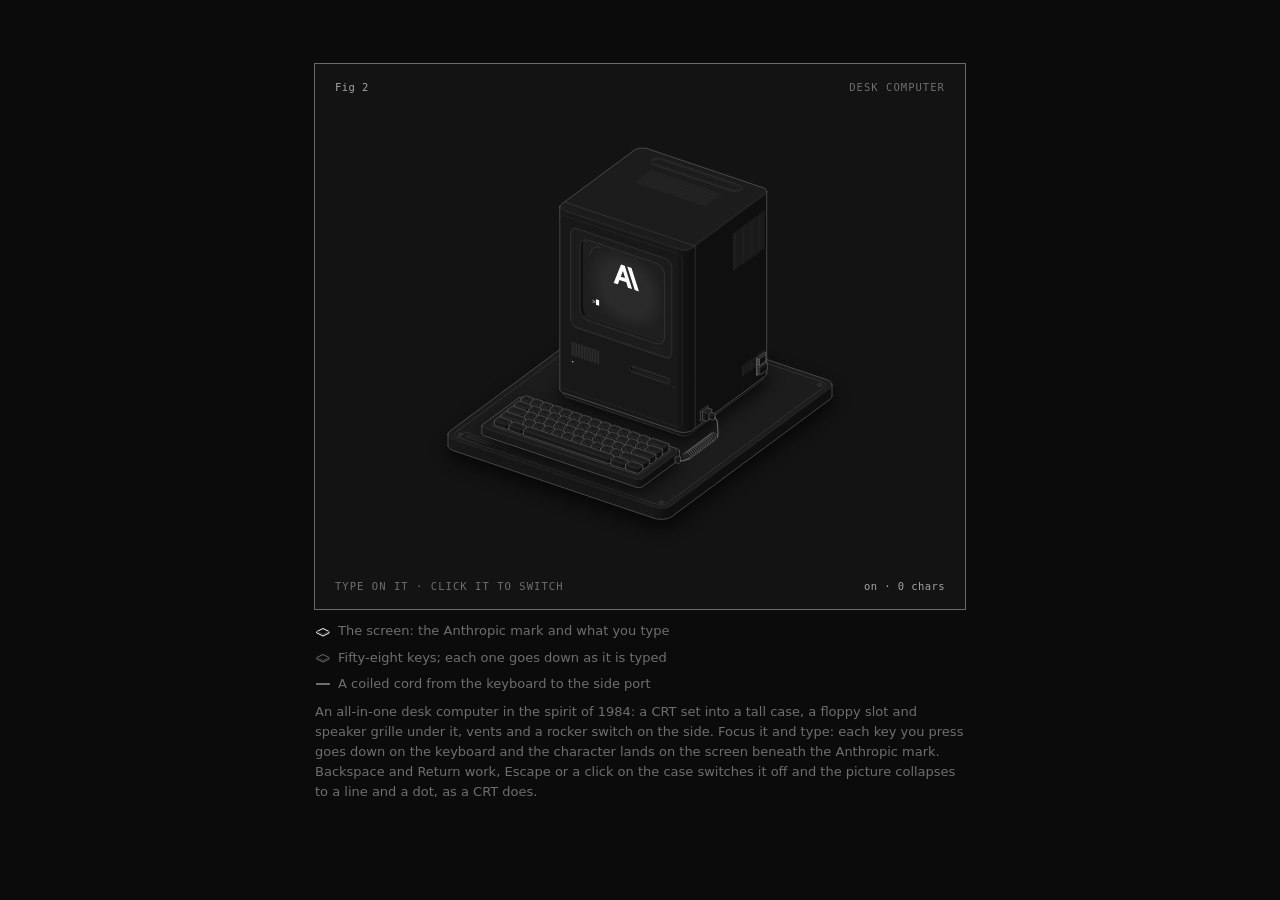
<file: .claude/skills/anatomy/examples/desk-computer/desk-computer.html>
<!doctype html><html lang="en"><head><meta charset="utf-8"><meta name="viewport" content="width=device-width, initial-scale=1"><title>Desk computer</title><style>
.iso{
  --anatomy-page:#0b0b0b;--anatomy-card:#131313;--anatomy-text:#a3a3a3;--anatomy-strong:#e6e6e6;--anatomy-muted:#6e6e6e;
  --anatomy-paper:#131313;--anatomy-face:#1b1b1b;--anatomy-top:#1c1c1c;
  --anatomy-shade-0:#0f0f0f;--anatomy-shade-1:#121212;--anatomy-shade-2:#151515;--anatomy-shade-3:#181818;
  --anatomy-lit-top:#262626;--anatomy-lit-shade:#1d1d1d;
  --anatomy-hi:#d4d4d4;--anatomy-mid:#6a6a6a;--anatomy-lo:#3e3e3e;--anatomy-faint:#2a2a2a;--anatomy-lit:#ffffff;
  --anatomy-halo:#050505;--anatomy-halo-opacity:.9;--anatomy-dot:#e6e6e6;
  --anatomy-red:#ff6b6b;--anatomy-green:#6be0a0;--anatomy-blue:#6b9bff;
  --anatomy-weight:.6px;--anatomy-ease:cubic-bezier(.32,.72,0,1);
  --anatomy-mono:ui-monospace,"SF Mono",Menlo,Consolas,monospace;
  --anatomy-lift:inset 0 1px 0 0 #ffffff0a,inset 0 0 0 1px #ffffff06,0 0 0 1px #00000026,0 1px 1px -.5px #00000014,0 3px 3px -1.5px #00000014,0 6px 6px -3px #00000014,0 12px 12px -6px #00000014;
}
.iso[data-theme="light"]{
  --anatomy-page:#f2f2ef;--anatomy-card:#fbfbfa;--anatomy-text:#57575a;--anatomy-strong:#18181a;--anatomy-muted:#8c8c90;
  --anatomy-paper:#fbfbfa;--anatomy-face:#ffffff;--anatomy-top:#ffffff;
  --anatomy-shade-0:#dcdcd9;--anatomy-shade-1:#e5e5e2;--anatomy-shade-2:#ededea;--anatomy-shade-3:#f4f4f1;
  --anatomy-lit-top:#ffffff;--anatomy-lit-shade:#eeeeeb;
  --anatomy-hi:#26262a;--anatomy-mid:#8a8a8f;--anatomy-lo:#b4b4b8;--anatomy-faint:#d4d4d6;--anatomy-lit:#000000;
  --anatomy-halo:#8a8a80;--anatomy-halo-opacity:.32;--anatomy-dot:#3a3a3e;
  --anatomy-red:#e5484d;--anatomy-green:#30a46c;--anatomy-blue:#3e63dd;
  --anatomy-lift:inset 0 1px 0 0 #ffffff,0 0 0 1px #0000000f,0 1px 1px -.5px #0000000a,0 3px 3px -1.5px #0000000a,0 6px 6px -3px #0000000a,0 12px 12px -6px #0000000a;
}
.iso-svg{display:block;width:100%;height:auto;overflow:visible}
.iso-svg path,.iso-svg circle{vector-effect:non-scaling-stroke}
.iso-fill{fill:var(--anatomy-paper);stroke:none}
.iso-solid[data-lit]>.iso-fill{fill:var(--anatomy-face)}
.iso-shade,.iso-top{stroke:none}
.iso-shade[data-shade="0"]{fill:var(--anatomy-shade-0)}
.iso-shade[data-shade="1"]{fill:var(--anatomy-shade-1)}
.iso-shade[data-shade="2"]{fill:var(--anatomy-shade-2)}
.iso-shade[data-shade="3"]{fill:var(--anatomy-shade-3)}
.iso-top{fill:var(--anatomy-top)}
.iso-solid[data-lit]>.iso-top{fill:var(--anatomy-lit-top)}
.iso-solid[data-lit]>.iso-shade{fill:var(--anatomy-lit-shade)}
.iso-solid[data-seamless]>.iso-shade,.iso-solid[data-seamless]>.iso-top{stroke-width:.4;stroke-linejoin:round}
.iso-solid[data-seamless]>.iso-shade[data-shade="0"]{stroke:var(--anatomy-shade-0)}
.iso-solid[data-seamless]>.iso-shade[data-shade="1"]{stroke:var(--anatomy-shade-1)}
.iso-solid[data-seamless]>.iso-shade[data-shade="2"]{stroke:var(--anatomy-shade-2)}
.iso-solid[data-seamless]>.iso-shade[data-shade="3"]{stroke:var(--anatomy-shade-3)}
.iso-solid[data-seamless]>.iso-top{stroke:var(--anatomy-top)}
.iso-solid[data-seamless][data-lit]>.iso-top{stroke:var(--anatomy-lit-top)}
.iso-solid[data-seamless][data-lit]>.iso-shade{stroke:var(--anatomy-lit-shade)}
.iso-solid[data-lit]>.iso-edge{stroke:var(--anatomy-lit)}
.iso-halo{fill:var(--anatomy-halo);stroke:none;filter:blur(9px);opacity:var(--anatomy-halo-opacity);transform:translateY(3px)}
.iso-line{fill:none;stroke:var(--anatomy-lo);stroke-width:var(--anatomy-weight);stroke-linecap:round;stroke-linejoin:round}
.iso-line[data-tone="hi"]{stroke:var(--anatomy-hi)}
.iso-line[data-tone="mid"]{stroke:var(--anatomy-mid)}
.iso-line[data-tone="lo"]{stroke:var(--anatomy-lo)}
.iso-line[data-tone="faint"]{stroke:var(--anatomy-faint)}
.iso-line[data-tone="lit"]{stroke:var(--anatomy-lit)}
.iso-line[data-tone="red"]{stroke:var(--anatomy-red)}
.iso-line[data-tone="green"]{stroke:var(--anatomy-green)}
.iso-line[data-tone="blue"]{stroke:var(--anatomy-blue)}
.iso-line[data-dotted]{stroke-dasharray:.01 3.5;stroke-width:1}
.iso-line[data-dashed]{stroke-dasharray:3 3}
.iso-line[data-flow]{stroke-dasharray:2 6}
.iso-wire-end{fill:var(--anatomy-paper);stroke:var(--anatomy-lo);stroke-width:var(--anatomy-weight)}
.iso-wire[data-tone="hi"] .iso-wire-end{stroke:var(--anatomy-hi)}
.iso-wire[data-tone="mid"] .iso-wire-end{stroke:var(--anatomy-mid)}
.iso-wire[data-tone="faint"] .iso-wire-end{stroke:var(--anatomy-faint)}
.iso-wire[data-tone="lit"] .iso-wire-end{stroke:var(--anatomy-lit)}
.iso-dots circle{fill:var(--anatomy-dot);stroke:none;opacity:.32}
.iso-dots[data-tone="hi"] circle{opacity:.85}
.iso-dots[data-tone="mid"] circle{opacity:.45}
.iso-dots[data-tone="lo"] circle{opacity:.22}
.iso-dots[data-tone="faint"] circle{opacity:.12}
.iso-face-text{fill:var(--anatomy-mid);font-family:var(--anatomy-mono);letter-spacing:.04em}
.iso-face-text[data-tone="hi"]{fill:var(--anatomy-hi)}
.iso-face-text[data-tone="lo"]{fill:var(--anatomy-lo)}
.iso-face-text[data-tone="faint"]{fill:var(--anatomy-faint)}
.tb-body{fill:var(--anatomy-shade-2);stroke:none}
.tb-shine{fill:var(--anatomy-top);stroke:none}
.tb-shade{fill:var(--anatomy-shade-0);stroke:none}
.tb-ring{fill:none;stroke:var(--anatomy-lo);stroke-width:.45;stroke-linecap:butt;stroke-linejoin:round}
.tb-ring[data-tone="mid"]{stroke:var(--anatomy-mid)}
.tb-ring[data-tone="faint"]{stroke:var(--anatomy-faint)}
.tb-ring[data-tone="hi"]{stroke:var(--anatomy-hi)}
@keyframes iso-flow{to{stroke-dashoffset:-32}}
@keyframes iso-pulse{0%,100%{opacity:.18}12%{opacity:1}40%{opacity:.18}}
.iso-line[data-flow]{animation:iso-flow 1600ms linear infinite}
.iso-dots circle[data-pulse]{animation:iso-pulse 1600ms steps(1,end) infinite;animation-delay:var(--pulse-at,0ms)}
.iso-figure{margin:32px 0 36px}
.iso-plate{position:relative;padding:52px 24px;border-radius:0;background:var(--anatomy-card);box-shadow:0 0 0 1px var(--anatomy-mid);--anatomy-paper:var(--anatomy-card)}
.iso-plate-corners{position:absolute;inset:18px 20px;pointer-events:none}
.iso-plate-corner{position:absolute;color:var(--anatomy-muted);font-family:var(--anatomy-mono);font-size:10.5px;line-height:1;letter-spacing:.04em;white-space:nowrap}
.iso-plate-corner[data-corner="fig"]{top:0;left:0;color:var(--anatomy-text)}
.iso-plate-corner[data-corner="title"]{top:0;right:0;text-transform:uppercase;letter-spacing:.1em}
.iso-plate-corner[data-corner="hint"]{bottom:0;left:0;text-transform:uppercase;letter-spacing:.1em}
.iso-plate-corner[data-corner="readout"]{right:0;bottom:0;color:var(--anatomy-text);font-variant-numeric:tabular-nums}
.iso-plate .iso-svg{margin:0 auto}
.iso-legend{display:grid;gap:8px;margin-top:12px;color:var(--anatomy-muted);font-size:13px;line-height:1.55}
.iso-keys{display:flex;flex-wrap:wrap;gap:6px 18px}
.iso-key{display:inline-flex;align-items:center;gap:7px}
.iso-swatch{width:16px;height:10px;flex:none;overflow:visible}
.iso-swatch path{fill:none;stroke:var(--anatomy-hi);stroke-width:1;vector-effect:non-scaling-stroke;stroke-linejoin:round;stroke-linecap:round}
.iso-swatch[data-mark="raised"] path,.iso-swatch[data-mark="flat"] path{stroke:var(--anatomy-mid)}
.iso-swatch[data-mark="lit"] path{stroke:var(--anatomy-lit)}
.iso-swatch[data-mark="dim"] path{stroke:var(--anatomy-lo)}
.iso-swatch[data-mark="dotted"] path{stroke-dasharray:.01 3;stroke-width:1.4}
.iso-swatch[data-mark="dashed"] path{stroke-dasharray:3 2.5}
.iso-swatch[data-mark="red"] path{stroke:var(--anatomy-red)}
.iso-swatch[data-mark="green"] path{stroke:var(--anatomy-green)}
.iso-swatch[data-mark="blue"] path{stroke:var(--anatomy-blue)}
.iso-swatch-crease{stroke:var(--anatomy-lo)!important}
@media (max-width:560px){.iso-plate{padding:48px 12px 70px}.iso-plate-corner[data-corner="hint"]{bottom:18px}}
@media (prefers-reduced-motion:reduce){.iso-line[data-flow],.iso-dots circle[data-pulse]{animation:none}}

*{box-sizing:border-box}
html{color-scheme:dark}
body[data-theme="light"]{color-scheme:light}
body{margin:0;background:var(--anatomy-page);color:var(--anatomy-text);font:14px/1.6 ui-sans-serif,system-ui,-apple-system,"Segoe UI",sans-serif;-webkit-font-smoothing:antialiased}
.iso-page{width:min(650px,100% - 32px);margin:64px auto 96px}
</style></head><body class="iso" data-theme="dark"><main class="iso-page"><style>
.pc-well{fill:var(--anatomy-shade-1)}
.pc-bezel{fill:var(--anatomy-top)}
.pc-dark{fill:var(--anatomy-shade-0)}
.pc-glass{fill:var(--anatomy-shade-0);transition:fill .5s var(--anatomy-ease)}
.pc-glass[data-on]{fill:var(--anatomy-lit-shade)}
.pc-glow{fill:var(--anatomy-lit);opacity:.07;filter:blur(6px)}
.pc-scan{fill:none;stroke:var(--anatomy-faint);stroke-width:.5px;vector-effect:non-scaling-stroke;opacity:.7}
.pc-logo{fill:var(--anatomy-lit);fill-rule:evenodd}
.pc-text{fill:var(--anatomy-lit);font-family:var(--anatomy-mono);letter-spacing:.02em}
.pc-cursor{fill:var(--anatomy-lit);animation:pc-blink 1.06s steps(1,end) infinite}
.pc-beam{fill:none;stroke:var(--anatomy-lit);stroke-width:1.4px;vector-effect:non-scaling-stroke;stroke-linecap:round}
.pc-dot{fill:var(--anatomy-lit)}
.pc-cord{stroke-width:1.1px}
.pc-key,.pc-computer{cursor:pointer}
.pc-key[data-down] .iso-edge{stroke:var(--anatomy-hi)}
[data-part="led"]{transition:opacity .4s var(--anatomy-ease)}
@keyframes pc-blink{50%{opacity:0}}
@media (prefers-reduced-motion:reduce){.pc-cursor{animation:none}}
.pc-sr{position:absolute;width:1px;height:1px;overflow:hidden;clip-path:inset(50%);white-space:nowrap}
.iso-stage{touch-action:pan-y}
.iso-stage:focus{outline:none}
.iso-stage:focus-visible{outline:1px solid var(--anatomy-muted);outline-offset:6px}
</style><figure class="iso-figure"><div class="iso-plate"><div class="iso-plate-corners" aria-hidden="true"><span class="iso-plate-corner" data-corner="fig">Fig 2</span><span class="iso-plate-corner" data-corner="title">Desk computer</span><span class="iso-plate-corner" data-corner="hint">Type on it · click it to switch</span><span class="iso-plate-corner" data-corner="readout" data-readout>on · 0 chars</span></div><div class="iso-stage" tabindex="0" role="group" aria-label="Desk computer. Type to write on its screen; Escape switches the power."><svg xmlns="http://www.w3.org/2000/svg" class="iso-svg" viewBox="0 0 600 440" role="img" aria-label="An all-in-one desk computer in the spirit of 1984 on a bench plate: a tall case with a CRT set into its front showing the Anthropic mark and a typing prompt, a floppy slot and speaker grille below, vents and a rocker switch on the side, and a keyboard joined to a side port by a coiled cord."><path class="iso-halo" d="M108.6 322.8L108.9 321.5L109.6 320.3L110.8 319.3L268.3 202.5L269.9 201.5L271.8 200.8L274 200.2L276.4 199.8L278.9 199.7L281.4 199.8L283.7 200.2L285.9 200.8L485.8 268.2L487.7 269L489.3 269.9L490.4 271L491.1 272.2L491.4 273.5L491.4 284.5L491.1 285.7L490.4 286.9L489.2 288L331.7 404.7L330.1 405.7L328.2 406.5L326 407.1L323.6 407.4L321.1 407.5L318.6 407.4L316.3 407L314.1 406.5L114.2 339.1L112.3 338.3L110.7 337.3L109.6 336.2L108.9 335L108.6 333.8Z"/><g class="iso-solid"><path class="iso-fill" d="M274.1 226.2L274.1 225.2L274.7 224.2L275.6 223.4L276.9 222.6L278.5 222L280.3 221.6L282.2 221.4L284.2 221.4L286.1 221.7L287.9 222.2L289.4 222.8L290.6 223.6L291.4 224.5L291.8 225.5L291.8 227.2L291.7 228.2L291.2 229.2L290.3 230.1L289 230.8L287.4 231.4L285.6 231.8L283.6 232L281.7 232L279.7 231.7L278 231.3L276.5 230.6L275.3 229.8L274.5 228.9L274.1 228Z"/><path class="iso-shade" data-shade="0" d="M290.3 230.1L289 230.8L289 229.1L290.3 228.3ZM289 230.8L287.4 231.4L287.4 229.7L289 229.1ZM291.8 227.2L291.7 228.2L291.7 226.5L291.8 225.5ZM291.7 228.2L291.2 229.2L291.2 227.4L291.7 226.5ZM291.2 229.2L290.3 230.1L290.3 228.3L291.2 227.4Z"/><path class="iso-shade" data-shade="1" d="M287.4 231.4L285.6 231.8L285.6 230.1L287.4 229.7ZM285.6 231.8L283.6 232L283.6 230.3L285.6 230.1Z"/><path class="iso-shade" data-shade="2" d="M283.6 232L281.7 232L281.7 230.2L283.6 230.3ZM281.7 232L279.7 231.7L279.7 230L281.7 230.2ZM279.7 231.7L278 231.3L278 229.5L279.7 230Z"/><path class="iso-shade" data-shade="3" d="M278 231.3L276.5 230.6L276.5 228.9L278 229.5ZM276.5 230.6L275.3 229.8L275.3 228.1L276.5 228.9ZM275.3 229.8L274.5 228.9L274.5 227.2L275.3 228.1ZM274.5 228.9L274.1 228L274.1 226.2L274.5 227.2Z"/><path class="iso-top" d="M290.3 228.3L289 229.1L287.4 229.7L285.6 230.1L283.6 230.3L281.7 230.2L279.7 230L278 229.5L276.5 228.9L275.3 228.1L274.5 227.2L274.1 226.2L274.1 225.2L274.7 224.2L275.6 223.4L276.9 222.6L278.5 222L280.3 221.6L282.2 221.4L284.2 221.4L286.1 221.7L287.9 222.2L289.4 222.8L290.6 223.6L291.4 224.5L291.8 225.5L291.7 226.5L291.2 227.4Z"/><path class="iso-line iso-crease" data-tone="faint" d="M291.8 225.5L291.7 226.5L291.2 227.4L290.3 228.3L289 229.1L287.4 229.7L285.6 230.1L283.6 230.3L281.7 230.2L279.7 230L278 229.5L276.5 228.9L275.3 228.1L274.5 227.2L274.1 226.2"/><path class="iso-line iso-edge" data-tone="lo" d="M274.1 226.2L274.1 225.2L274.7 224.2L275.6 223.4L276.9 222.6L278.5 222L280.3 221.6L282.2 221.4L284.2 221.4L286.1 221.7L287.9 222.2L289.4 222.8L290.6 223.6L291.4 224.5L291.8 225.5M291.8 227.2L291.7 228.2L291.2 229.2L290.3 230.1L289 230.8L287.4 231.4L285.6 231.8L283.6 232L281.7 232L279.7 231.7L278 231.3L276.5 230.6L275.3 229.8L274.5 228.9L274.1 228M274.1 226.2L274.1 228M291.8 225.5L291.8 227.2"/></g><g class="iso-solid"><path class="iso-fill" d="M276.1 222.4L276.2 221.6L276.5 220.9L277.3 220.2L278.2 219.6L279.5 219.1L280.9 218.8L282.4 218.7L283.9 218.7L285.4 218.9L286.8 219.3L287.9 219.8L288.9 220.4L289.5 221.1L289.8 221.8L289.8 225.6L289.7 226.3L289.3 227.1L288.6 227.8L287.6 228.3L286.4 228.8L285 229.1L283.5 229.3L281.9 229.2L280.5 229L279.1 228.7L277.9 228.2L277 227.6L276.4 226.9L276.1 226.1Z"/><path class="iso-shade" data-shade="0" d="M288.6 227.8L287.6 228.3L287.6 224.6L288.6 224ZM287.6 228.3L286.4 228.8L286.4 225.1L287.6 224.6ZM289.8 225.6L289.7 226.3L289.7 222.6L289.8 221.8ZM289.7 226.3L289.3 227.1L289.3 223.3L289.7 222.6ZM289.3 227.1L288.6 227.8L288.6 224L289.3 223.3Z"/><path class="iso-shade" data-shade="1" d="M286.4 228.8L285 229.1L285 225.4L286.4 225.1ZM285 229.1L283.5 229.3L283.5 225.5L285 225.4Z"/><path class="iso-shade" data-shade="2" d="M283.5 229.3L281.9 229.2L281.9 225.5L283.5 225.5ZM281.9 229.2L280.5 229L280.5 225.3L281.9 225.5ZM280.5 229L279.1 228.7L279.1 224.9L280.5 225.3Z"/><path class="iso-shade" data-shade="3" d="M279.1 228.7L277.9 228.2L277.9 224.5L279.1 224.9ZM277.9 228.2L277 227.6L277 223.8L277.9 224.5ZM277 227.6L276.4 226.9L276.4 223.1L277 223.8ZM276.4 226.9L276.1 226.1L276.1 222.4L276.4 223.1Z"/><path class="iso-top" d="M288.6 224L287.6 224.6L286.4 225.1L285 225.4L283.5 225.5L281.9 225.5L280.5 225.3L279.1 224.9L277.9 224.5L277 223.8L276.4 223.1L276.1 222.4L276.2 221.6L276.5 220.9L277.3 220.2L278.2 219.6L279.5 219.1L280.9 218.8L282.4 218.7L283.9 218.7L285.4 218.9L286.8 219.3L287.9 219.8L288.9 220.4L289.5 221.1L289.8 221.8L289.7 222.6L289.3 223.3Z"/><path class="iso-line iso-crease" data-tone="faint" d="M289.8 221.8L289.7 222.6L289.3 223.3L288.6 224L287.6 224.6L286.4 225.1L285 225.4L283.5 225.5L281.9 225.5L280.5 225.3L279.1 224.9L277.9 224.5L277 223.8L276.4 223.1L276.1 222.4"/><path class="iso-line iso-edge" data-tone="mid" d="M276.1 222.4L276.2 221.6L276.5 220.9L277.3 220.2L278.2 219.6L279.5 219.1L280.9 218.8L282.4 218.7L283.9 218.7L285.4 218.9L286.8 219.3L287.9 219.8L288.9 220.4L289.5 221.1L289.8 221.8M289.8 225.6L289.7 226.3L289.3 227.1L288.6 227.8L287.6 228.3L286.4 228.8L285 229.1L283.5 229.3L281.9 229.2L280.5 229L279.1 228.7L277.9 228.2L277 227.6L276.4 226.9L276.1 226.1M276.1 222.4L276.1 226.1M289.8 221.8L289.8 225.6"/></g><g class="iso-solid"><path class="iso-fill" d="M448.7 285.1L448.8 284.1L449.3 283.1L450.2 282.2L451.5 281.5L453.1 280.9L454.9 280.5L456.8 280.3L458.8 280.3L460.7 280.6L462.5 281.1L464 281.7L465.2 282.5L466 283.4L466.4 284.4L466.4 286.1L466.3 287.1L465.8 288.1L464.9 289L463.6 289.7L462 290.3L460.2 290.7L458.3 290.9L456.3 290.9L454.3 290.6L452.6 290.2L451.1 289.5L449.9 288.7L449.1 287.8L448.7 286.8Z"/><path class="iso-shade" data-shade="0" d="M464.9 289L463.6 289.7L463.6 288L464.9 287.2ZM463.6 289.7L462 290.3L462 288.6L463.6 288ZM466.4 286.1L466.3 287.1L466.3 285.4L466.4 284.4ZM466.3 287.1L465.8 288.1L465.8 286.3L466.3 285.4ZM465.8 288.1L464.9 289L464.9 287.2L465.8 286.3Z"/><path class="iso-shade" data-shade="1" d="M462 290.3L460.2 290.7L460.2 289L462 288.6ZM460.2 290.7L458.3 290.9L458.3 289.2L460.2 289Z"/><path class="iso-shade" data-shade="2" d="M458.3 290.9L456.3 290.9L456.3 289.1L458.3 289.2ZM456.3 290.9L454.3 290.6L454.3 288.9L456.3 289.1ZM454.3 290.6L452.6 290.2L452.6 288.4L454.3 288.9Z"/><path class="iso-shade" data-shade="3" d="M452.6 290.2L451.1 289.5L451.1 287.8L452.6 288.4ZM451.1 289.5L449.9 288.7L449.9 287L451.1 287.8ZM449.9 288.7L449.1 287.8L449.1 286.1L449.9 287ZM449.1 287.8L448.7 286.8L448.7 285.1L449.1 286.1Z"/><path class="iso-top" d="M464.9 287.2L463.6 288L462 288.6L460.2 289L458.3 289.2L456.3 289.1L454.3 288.9L452.6 288.4L451.1 287.8L449.9 287L449.1 286.1L448.7 285.1L448.8 284.1L449.3 283.1L450.2 282.2L451.5 281.5L453.1 280.9L454.9 280.5L456.8 280.3L458.8 280.3L460.7 280.6L462.5 281.1L464 281.7L465.2 282.5L466 283.4L466.4 284.4L466.3 285.4L465.8 286.3Z"/><path class="iso-line iso-crease" data-tone="faint" d="M466.4 284.4L466.3 285.4L465.8 286.3L464.9 287.2L463.6 288L462 288.6L460.2 289L458.3 289.2L456.3 289.1L454.3 288.9L452.6 288.4L451.1 287.8L449.9 287L449.1 286.1L448.7 285.1"/><path class="iso-line iso-edge" data-tone="lo" d="M448.7 285.1L448.8 284.1L449.3 283.1L450.2 282.2L451.5 281.5L453.1 280.9L454.9 280.5L456.8 280.3L458.8 280.3L460.7 280.6L462.5 281.1L464 281.7L465.2 282.5L466 283.4L466.4 284.4M466.4 286.1L466.3 287.1L465.8 288.1L464.9 289L463.6 289.7L462 290.3L460.2 290.7L458.3 290.9L456.3 290.9L454.3 290.6L452.6 290.2L451.1 289.5L449.9 288.7L449.1 287.8L448.7 286.8M448.7 285.1L448.7 286.8M466.4 284.4L466.4 286.1"/></g><g class="iso-solid"><path class="iso-fill" d="M450.7 281.3L450.8 280.5L451.2 279.8L451.9 279.1L452.9 278.5L454.1 278L455.5 277.7L457 277.6L458.5 277.6L460 277.8L461.4 278.2L462.5 278.7L463.5 279.3L464.1 280L464.4 280.7L464.4 284.5L464.3 285.2L463.9 286L463.2 286.6L462.2 287.2L461 287.7L459.6 288L458.1 288.1L456.6 288.1L455.1 287.9L453.7 287.6L452.5 287.1L451.6 286.5L451 285.8L450.7 285Z"/><path class="iso-shade" data-shade="0" d="M463.2 286.6L462.2 287.2L462.2 283.5L463.2 282.9ZM462.2 287.2L461 287.7L461 284L462.2 283.5ZM464.4 284.5L464.3 285.2L464.3 281.5L464.4 280.7ZM464.3 285.2L463.9 286L463.9 282.2L464.3 281.5ZM463.9 286L463.2 286.6L463.2 282.9L463.9 282.2Z"/><path class="iso-shade" data-shade="1" d="M461 287.7L459.6 288L459.6 284.3L461 284ZM459.6 288L458.1 288.1L458.1 284.4L459.6 284.3Z"/><path class="iso-shade" data-shade="2" d="M458.1 288.1L456.6 288.1L456.6 284.4L458.1 284.4ZM456.6 288.1L455.1 287.9L455.1 284.2L456.6 284.4ZM455.1 287.9L453.7 287.6L453.7 283.8L455.1 284.2Z"/><path class="iso-shade" data-shade="3" d="M453.7 287.6L452.5 287.1L452.5 283.3L453.7 283.8ZM452.5 287.1L451.6 286.5L451.6 282.7L452.5 283.3ZM451.6 286.5L451 285.8L451 282L451.6 282.7ZM451 285.8L450.7 285L450.7 281.3L451 282Z"/><path class="iso-top" d="M463.2 282.9L462.2 283.5L461 284L459.6 284.3L458.1 284.4L456.6 284.4L455.1 284.2L453.7 283.8L452.5 283.3L451.6 282.7L451 282L450.7 281.3L450.8 280.5L451.2 279.8L451.9 279.1L452.9 278.5L454.1 278L455.5 277.7L457 277.6L458.5 277.6L460 277.8L461.4 278.2L462.5 278.7L463.5 279.3L464.1 280L464.4 280.7L464.3 281.5L463.9 282.2Z"/><path class="iso-line iso-crease" data-tone="faint" d="M464.4 280.7L464.3 281.5L463.9 282.2L463.2 282.9L462.2 283.5L461 284L459.6 284.3L458.1 284.4L456.6 284.4L455.1 284.2L453.7 283.8L452.5 283.3L451.6 282.7L451 282L450.7 281.3"/><path class="iso-line iso-edge" data-tone="mid" d="M450.7 281.3L450.8 280.5L451.2 279.8L451.9 279.1L452.9 278.5L454.1 278L455.5 277.7L457 277.6L458.5 277.6L460 277.8L461.4 278.2L462.5 278.7L463.5 279.3L464.1 280L464.4 280.7M464.4 284.5L464.3 285.2L463.9 286L463.2 286.6L462.2 287.2L461 287.7L459.6 288L458.1 288.1L456.6 288.1L455.1 287.9L453.7 287.6L452.5 287.1L451.6 286.5L451 285.8L450.7 285M450.7 281.3L450.7 285M464.4 280.7L464.4 284.5"/></g><g class="iso-solid"><path class="iso-fill" d="M133.6 330.3L133.7 329.3L134.2 328.4L135.1 327.5L136.4 326.7L138 326.1L139.8 325.7L141.7 325.6L143.7 325.6L145.7 325.8L147.4 326.3L148.9 326.9L150.1 327.7L150.9 328.6L151.3 329.6L151.3 331.4L151.2 332.4L150.7 333.3L149.8 334.2L148.5 335L146.9 335.6L145.1 336L143.2 336.2L141.2 336.1L139.3 335.9L137.5 335.4L136 334.8L134.8 334L134 333.1L133.6 332.1Z"/><path class="iso-shade" data-shade="0" d="M149.8 334.2L148.5 335L148.5 333.2L149.8 332.5ZM148.5 335L146.9 335.6L146.9 333.8L148.5 333.2ZM151.3 331.4L151.2 332.4L151.2 330.6L151.3 329.6ZM151.2 332.4L150.7 333.3L150.7 331.6L151.2 330.6ZM150.7 333.3L149.8 334.2L149.8 332.5L150.7 331.6Z"/><path class="iso-shade" data-shade="1" d="M146.9 335.6L145.1 336L145.1 334.2L146.9 333.8ZM145.1 336L143.2 336.2L143.2 334.4L145.1 334.2Z"/><path class="iso-shade" data-shade="2" d="M143.2 336.2L141.2 336.1L141.2 334.4L143.2 334.4ZM141.2 336.1L139.3 335.9L139.3 334.1L141.2 334.4ZM139.3 335.9L137.5 335.4L137.5 333.7L139.3 334.1Z"/><path class="iso-shade" data-shade="3" d="M137.5 335.4L136 334.8L136 333L137.5 333.7ZM136 334.8L134.8 334L134.8 332.2L136 333ZM134.8 334L134 333.1L134 331.3L134.8 332.2ZM134 333.1L133.6 332.1L133.6 330.3L134 331.3Z"/><path class="iso-top" d="M149.8 332.5L148.5 333.2L146.9 333.8L145.1 334.2L143.2 334.4L141.2 334.4L139.3 334.1L137.5 333.7L136 333L134.8 332.2L134 331.3L133.6 330.3L133.7 329.3L134.2 328.4L135.1 327.5L136.4 326.7L138 326.1L139.8 325.7L141.7 325.6L143.7 325.6L145.7 325.8L147.4 326.3L148.9 326.9L150.1 327.7L150.9 328.6L151.3 329.6L151.2 330.6L150.7 331.6Z"/><path class="iso-line iso-crease" data-tone="faint" d="M151.3 329.6L151.2 330.6L150.7 331.6L149.8 332.5L148.5 333.2L146.9 333.8L145.1 334.2L143.2 334.4L141.2 334.4L139.3 334.1L137.5 333.7L136 333L134.8 332.2L134 331.3L133.6 330.3"/><path class="iso-line iso-edge" data-tone="lo" d="M133.6 330.3L133.7 329.3L134.2 328.4L135.1 327.5L136.4 326.7L138 326.1L139.8 325.7L141.7 325.6L143.7 325.6L145.7 325.8L147.4 326.3L148.9 326.9L150.1 327.7L150.9 328.6L151.3 329.6M151.3 331.4L151.2 332.4L150.7 333.3L149.8 334.2L148.5 335L146.9 335.6L145.1 336L143.2 336.2L141.2 336.1L139.3 335.9L137.5 335.4L136 334.8L134.8 334L134 333.1L133.6 332.1M133.6 330.3L133.6 332.1M151.3 329.6L151.3 331.4"/></g><g class="iso-solid"><path class="iso-fill" d="M135.6 326.5L135.7 325.7L136.1 325L136.8 324.3L137.8 323.7L139 323.3L140.4 323L141.9 322.8L143.4 322.9L144.9 323L146.3 323.4L147.5 323.9L148.4 324.5L149 325.2L149.3 326L149.3 329.7L149.2 330.5L148.8 331.2L148.1 331.9L147.1 332.5L145.9 332.9L144.5 333.2L143 333.4L141.5 333.4L140 333.2L138.6 332.8L137.5 332.3L136.5 331.7L135.9 331L135.6 330.3Z"/><path class="iso-shade" data-shade="0" d="M148.1 331.9L147.1 332.5L147.1 328.7L148.1 328.2ZM147.1 332.5L145.9 332.9L145.9 329.2L147.1 328.7ZM149.3 329.7L149.2 330.5L149.2 326.7L149.3 326ZM149.2 330.5L148.8 331.2L148.8 327.5L149.2 326.7ZM148.8 331.2L148.1 331.9L148.1 328.2L148.8 327.5Z"/><path class="iso-shade" data-shade="1" d="M145.9 332.9L144.5 333.2L144.5 329.5L145.9 329.2ZM144.5 333.2L143 333.4L143 329.7L144.5 329.5Z"/><path class="iso-shade" data-shade="2" d="M143 333.4L141.5 333.4L141.5 329.6L143 329.7ZM141.5 333.4L140 333.2L140 329.4L141.5 329.6ZM140 333.2L138.6 332.8L138.6 329.1L140 329.4Z"/><path class="iso-shade" data-shade="3" d="M138.6 332.8L137.5 332.3L137.5 328.6L138.6 329.1ZM137.5 332.3L136.5 331.7L136.5 328L137.5 328.6ZM136.5 331.7L135.9 331L135.9 327.3L136.5 328ZM135.9 331L135.6 330.3L135.6 326.5L135.9 327.3Z"/><path class="iso-top" d="M148.1 328.2L147.1 328.7L145.9 329.2L144.5 329.5L143 329.7L141.5 329.6L140 329.4L138.6 329.1L137.5 328.6L136.5 328L135.9 327.3L135.6 326.5L135.7 325.7L136.1 325L136.8 324.3L137.8 323.7L139 323.3L140.4 323L141.9 322.8L143.4 322.9L144.9 323L146.3 323.4L147.5 323.9L148.4 324.5L149 325.2L149.3 326L149.2 326.7L148.8 327.5Z"/><path class="iso-line iso-crease" data-tone="faint" d="M149.3 326L149.2 326.7L148.8 327.5L148.1 328.2L147.1 328.7L145.9 329.2L144.5 329.5L143 329.7L141.5 329.6L140 329.4L138.6 329.1L137.5 328.6L136.5 328L135.9 327.3L135.6 326.5"/><path class="iso-line iso-edge" data-tone="mid" d="M135.6 326.5L135.7 325.7L136.1 325L136.8 324.3L137.8 323.7L139 323.3L140.4 323L141.9 322.8L143.4 322.9L144.9 323L146.3 323.4L147.5 323.9L148.4 324.5L149 325.2L149.3 326M149.3 329.7L149.2 330.5L148.8 331.2L148.1 331.9L147.1 332.5L145.9 332.9L144.5 333.2L143 333.4L141.5 333.4L140 333.2L138.6 332.8L137.5 332.3L136.5 331.7L135.9 331L135.6 330.3M135.6 326.5L135.6 330.3M149.3 326L149.3 329.7"/></g><g class="iso-solid"><path class="iso-fill" d="M308.2 389.2L308.3 388.2L308.8 387.3L309.7 386.4L311 385.6L312.6 385L314.4 384.6L316.4 384.4L318.3 384.5L320.3 384.7L322 385.2L323.5 385.8L324.7 386.6L325.5 387.5L325.9 388.5L325.9 390.3L325.9 391.3L325.3 392.2L324.4 393.1L323.1 393.9L321.5 394.5L319.7 394.9L317.8 395.1L315.8 395L313.9 394.8L312.1 394.3L310.6 393.7L309.4 392.9L308.6 392L308.2 391Z"/><path class="iso-shade" data-shade="0" d="M324.4 393.1L323.1 393.9L323.1 392.1L324.4 391.4ZM323.1 393.9L321.5 394.5L321.5 392.7L323.1 392.1ZM325.9 390.3L325.9 391.3L325.9 389.5L325.9 388.5ZM325.9 391.3L325.3 392.2L325.3 390.5L325.9 389.5ZM325.3 392.2L324.4 393.1L324.4 391.4L325.3 390.5Z"/><path class="iso-shade" data-shade="1" d="M321.5 394.5L319.7 394.9L319.7 393.1L321.5 392.7ZM319.7 394.9L317.8 395.1L317.8 393.3L319.7 393.1Z"/><path class="iso-shade" data-shade="2" d="M317.8 395.1L315.8 395L315.8 393.3L317.8 393.3ZM315.8 395L313.9 394.8L313.9 393L315.8 393.3ZM313.9 394.8L312.1 394.3L312.1 392.5L313.9 393Z"/><path class="iso-shade" data-shade="3" d="M312.1 394.3L310.6 393.7L310.6 391.9L312.1 392.5ZM310.6 393.7L309.4 392.9L309.4 391.1L310.6 391.9ZM309.4 392.9L308.6 392L308.6 390.2L309.4 391.1ZM308.6 392L308.2 391L308.2 389.2L308.6 390.2Z"/><path class="iso-top" d="M324.4 391.4L323.1 392.1L321.5 392.7L319.7 393.1L317.8 393.3L315.8 393.3L313.9 393L312.1 392.5L310.6 391.9L309.4 391.1L308.6 390.2L308.2 389.2L308.3 388.2L308.8 387.3L309.7 386.4L311 385.6L312.6 385L314.4 384.6L316.4 384.4L318.3 384.5L320.3 384.7L322 385.2L323.5 385.8L324.7 386.6L325.5 387.5L325.9 388.5L325.9 389.5L325.3 390.5Z"/><path class="iso-line iso-crease" data-tone="faint" d="M325.9 388.5L325.9 389.5L325.3 390.5L324.4 391.4L323.1 392.1L321.5 392.7L319.7 393.1L317.8 393.3L315.8 393.3L313.9 393L312.1 392.5L310.6 391.9L309.4 391.1L308.6 390.2L308.2 389.2"/><path class="iso-line iso-edge" data-tone="lo" d="M308.2 389.2L308.3 388.2L308.8 387.3L309.7 386.4L311 385.6L312.6 385L314.4 384.6L316.4 384.4L318.3 384.5L320.3 384.7L322 385.2L323.5 385.8L324.7 386.6L325.5 387.5L325.9 388.5M325.9 390.3L325.9 391.3L325.3 392.2L324.4 393.1L323.1 393.9L321.5 394.5L319.7 394.9L317.8 395.1L315.8 395L313.9 394.8L312.1 394.3L310.6 393.7L309.4 392.9L308.6 392L308.2 391M308.2 389.2L308.2 391M325.9 388.5L325.9 390.3"/></g><g class="iso-solid"><path class="iso-fill" d="M310.2 385.4L310.3 384.6L310.7 383.9L311.4 383.2L312.4 382.6L313.6 382.2L315 381.9L316.5 381.7L318.1 381.7L319.5 381.9L320.9 382.3L322.1 382.8L323 383.4L323.6 384.1L323.9 384.9L323.9 388.6L323.8 389.4L323.5 390.1L322.7 390.8L321.8 391.4L320.5 391.8L319.1 392.1L317.6 392.3L316.1 392.3L314.6 392.1L313.2 391.7L312.1 391.2L311.1 390.6L310.5 389.9L310.2 389.1Z"/><path class="iso-shade" data-shade="0" d="M322.7 390.8L321.8 391.4L321.8 387.6L322.7 387ZM321.8 391.4L320.5 391.8L320.5 388.1L321.8 387.6ZM323.9 388.6L323.8 389.4L323.8 385.6L323.9 384.9ZM323.8 389.4L323.5 390.1L323.5 386.4L323.8 385.6ZM323.5 390.1L322.7 390.8L322.7 387L323.5 386.4Z"/><path class="iso-shade" data-shade="1" d="M320.5 391.8L319.1 392.1L319.1 388.4L320.5 388.1ZM319.1 392.1L317.6 392.3L317.6 388.5L319.1 388.4Z"/><path class="iso-shade" data-shade="2" d="M317.6 392.3L316.1 392.3L316.1 388.5L317.6 388.5ZM316.1 392.3L314.6 392.1L314.6 388.3L316.1 388.5ZM314.6 392.1L313.2 391.7L313.2 388L314.6 388.3Z"/><path class="iso-shade" data-shade="3" d="M313.2 391.7L312.1 391.2L312.1 387.5L313.2 388ZM312.1 391.2L311.1 390.6L311.1 386.9L312.1 387.5ZM311.1 390.6L310.5 389.9L310.5 386.2L311.1 386.9ZM310.5 389.9L310.2 389.1L310.2 385.4L310.5 386.2Z"/><path class="iso-top" d="M322.7 387L321.8 387.6L320.5 388.1L319.1 388.4L317.6 388.5L316.1 388.5L314.6 388.3L313.2 388L312.1 387.5L311.1 386.9L310.5 386.2L310.2 385.4L310.3 384.6L310.7 383.9L311.4 383.2L312.4 382.6L313.6 382.2L315 381.9L316.5 381.7L318.1 381.7L319.5 381.9L320.9 382.3L322.1 382.8L323 383.4L323.6 384.1L323.9 384.9L323.8 385.6L323.5 386.4Z"/><path class="iso-line iso-crease" data-tone="faint" d="M323.9 384.9L323.8 385.6L323.5 386.4L322.7 387L321.8 387.6L320.5 388.1L319.1 388.4L317.6 388.5L316.1 388.5L314.6 388.3L313.2 388L312.1 387.5L311.1 386.9L310.5 386.2L310.2 385.4"/><path class="iso-line iso-edge" data-tone="mid" d="M310.2 385.4L310.3 384.6L310.7 383.9L311.4 383.2L312.4 382.6L313.6 382.2L315 381.9L316.5 381.7L318.1 381.7L319.5 381.9L320.9 382.3L322.1 382.8L323 383.4L323.6 384.1L323.9 384.9M323.9 388.6L323.8 389.4L323.5 390.1L322.7 390.8L321.8 391.4L320.5 391.8L319.1 392.1L317.6 392.3L316.1 392.3L314.6 392.1L313.2 391.7L312.1 391.2L311.1 390.6L310.5 389.9L310.2 389.1M310.2 385.4L310.2 389.1M323.9 384.9L323.9 388.6"/></g><g class="iso-solid"><path class="iso-fill" d="M108.6 317.3L108.9 316L109.6 314.9L110.8 313.8L268.3 197L269.9 196L271.8 195.3L274 194.7L276.4 194.3L278.9 194.2L281.4 194.3L283.7 194.7L285.9 195.3L485.8 262.7L487.7 263.5L489.3 264.5L490.4 265.6L491.1 266.7L491.4 268L491.4 279L491.1 280.2L490.4 281.4L489.2 282.5L331.7 399.2L330.1 400.2L328.2 401L326 401.6L323.6 401.9L321.1 402L318.6 401.9L316.3 401.5L314.1 401L114.2 333.6L112.3 332.8L110.7 331.8L109.6 330.7L108.9 329.5L108.6 328.3Z"/><path class="iso-shade" data-shade="0" d="M491.4 279L491.1 280.2L491.1 269.2L491.4 268ZM491.1 280.2L490.4 281.4L490.4 270.4L491.1 269.2ZM490.4 281.4L489.2 282.5L489.2 271.5L490.4 270.4ZM489.2 282.5L331.7 399.2L331.7 388.3L489.2 271.5ZM331.7 399.2L330.1 400.2L330.1 389.2L331.7 388.3ZM330.1 400.2L328.2 401L328.2 390L330.1 389.2Z"/><path class="iso-shade" data-shade="1" d="M328.2 401L326 401.6L326 390.6L328.2 390ZM326 401.6L323.6 401.9L323.6 390.9L326 390.6ZM323.6 401.9L321.1 402L321.1 391.1L323.6 390.9Z"/><path class="iso-shade" data-shade="2" d="M321.1 402L318.6 401.9L318.6 390.9L321.1 391.1ZM318.6 401.9L316.3 401.5L316.3 390.6L318.6 390.9ZM316.3 401.5L314.1 401L314.1 390L316.3 390.6Z"/><path class="iso-shade" data-shade="3" d="M314.1 401L114.2 333.6L114.2 322.6L314.1 390ZM114.2 333.6L112.3 332.8L112.3 321.8L114.2 322.6ZM112.3 332.8L110.7 331.8L110.7 320.8L112.3 321.8ZM110.7 331.8L109.6 330.7L109.6 319.7L110.7 320.8ZM109.6 330.7L108.9 329.5L108.9 318.5L109.6 319.7ZM108.9 329.5L108.6 328.3L108.6 317.3L108.9 318.5Z"/><path class="iso-top" d="M485.8 262.7L487.7 263.5L489.3 264.5L490.4 265.6L491.1 266.7L491.4 268L491.1 269.2L490.4 270.4L489.2 271.5L331.7 388.3L330.1 389.2L328.2 390L326 390.6L323.6 390.9L321.1 391.1L318.6 390.9L316.3 390.6L314.1 390L114.2 322.6L112.3 321.8L110.7 320.8L109.6 319.7L108.9 318.5L108.6 317.3L108.9 316L109.6 314.9L110.8 313.8L268.3 197L269.9 196L271.8 195.3L274 194.7L276.4 194.3L278.9 194.2L281.4 194.3L283.7 194.7L285.9 195.3Z"/><path class="iso-line iso-crease" data-tone="faint" d="M491.4 268L491.1 269.2L490.4 270.4L489.2 271.5L331.7 388.3L330.1 389.2L328.2 390L326 390.6L323.6 390.9L321.1 391.1L318.6 390.9L316.3 390.6L314.1 390L114.2 322.6L112.3 321.8L110.7 320.8L109.6 319.7L108.9 318.5L108.6 317.3"/><path class="iso-line iso-bevel" data-tone="faint" d="M491.4 268L489.1 269L488.5 270L487.5 271L330.1 387.7L328.7 388.5L327.1 389.2L325.2 389.6L323.2 389.9L321.1 390L319 389.9L317.1 389.6L315.1 389.1L115.4 321.8L113.7 321.1L112.4 320.3L111.5 319.3L110.9 318.3L108.6 317.3"/><path class="iso-line iso-edge" data-tone="mid" d="M108.6 317.3L108.9 316L109.6 314.9L110.8 313.8L268.3 197L269.9 196L271.8 195.3L274 194.7L276.4 194.3L278.9 194.2L281.4 194.3L283.7 194.7L285.9 195.3L485.8 262.7L487.7 263.5L489.3 264.5L490.4 265.6L491.1 266.7L491.4 268M491.4 279L491.1 280.2L490.4 281.4L489.2 282.5L331.7 399.2L330.1 400.2L328.2 401L326 401.6L323.6 401.9L321.1 402L318.6 401.9L316.3 401.5L314.1 401L114.2 333.6L112.3 332.8L110.7 331.8L109.6 330.7L108.9 329.5L108.6 328.3M491.4 268L491.4 279M108.6 317.3L108.6 328.3"/></g><path class="iso-line" data-tone="lo" d="M482.2 265.3L483.2 265.7L484 266.2L484.6 266.8L484.9 267.3L485 268L484.9 268.6L484.5 269.2L483.9 269.7L326.4 386.5L325.6 387L324.7 387.4L323.6 387.6L322.4 387.8L321.1 387.9L319.9 387.8L318.7 387.6L317.6 387.3L117.8 319.9L116.8 319.5L116 319.1L115.4 318.5L115.1 317.9L115 317.3L115.1 316.7L115.5 316.1L116.1 315.5L273.6 198.8L274.4 198.3L275.3 197.9L276.4 197.6L277.6 197.4L278.9 197.4L280.1 197.4L281.3 197.6L282.4 197.9Z"/><path class="iso-line" data-tone="lo" d="M281.1 201.3L280.4 201.7L279.4 201.9L278.3 201.9L277.3 201.7L276.5 201.3L276.1 200.8L276.1 200.3L276.5 199.8L277.3 199.4L278.3 199.2L279.4 199.2L280.4 199.4L281.2 199.8L281.6 200.3L281.6 200.8ZM481 268.7L480.2 269.1L479.2 269.3L478.1 269.3L477.1 269.1L476.4 268.7L475.9 268.2L475.9 267.7L476.4 267.2L477.1 266.8L478.1 266.6L479.2 266.6L480.2 266.8L481 267.2L481.4 267.7L481.4 268.2ZM123.6 318.1L122.9 318.5L121.9 318.7L120.8 318.7L119.8 318.5L119 318.1L118.6 317.6L118.6 317L119 316.5L119.8 316.1L120.8 315.9L121.9 315.9L122.9 316.2L123.6 316.5L124.1 317L124.1 317.6ZM323.5 385.5L322.7 385.9L321.7 386.1L320.6 386.1L319.6 385.9L318.8 385.5L318.4 385L318.4 384.4L318.9 383.9L319.6 383.5L320.6 383.3L321.7 383.3L322.7 383.6L323.5 383.9L323.9 384.4L323.9 385Z"/><g class="iso-dots" data-tone="mid"><circle cx="278.8" cy="200.6" r="0.5"/><circle cx="478.7" cy="268" r="0.5"/><circle cx="121.3" cy="317.3" r="0.5"/><circle cx="321.2" cy="384.7" r="0.5"/></g><g class="iso-solid"><path class="iso-fill" d="M120.5 319.5L120.7 319.1L125.4 315.7L126 315.4L126.8 315.3L127.5 315.5L167.1 328.8L167.6 329.1L167.7 329.5L167.7 330.4L167.5 330.7L162.8 334.2L162.2 334.5L161.4 334.5L160.7 334.4L121.1 321.1L120.6 320.8L120.5 320.4Z"/><path class="iso-shade" data-shade="0" d="M167.7 330.4L167.5 330.7L167.5 329.9L167.7 329.5ZM167.5 330.7L162.8 334.2L162.8 333.3L167.5 329.9ZM162.8 334.2L162.2 334.5L162.2 333.6L162.8 333.3Z"/><path class="iso-shade" data-shade="1" d="M162.2 334.5L161.4 334.5L161.4 333.7L162.2 333.6Z"/><path class="iso-shade" data-shade="2" d="M161.4 334.5L160.7 334.4L160.7 333.5L161.4 333.7Z"/><path class="iso-shade" data-shade="3" d="M160.7 334.4L121.1 321.1L121.1 320.2L160.7 333.5ZM121.1 321.1L120.6 320.8L120.6 319.9L121.1 320.2ZM120.6 320.8L120.5 320.4L120.5 319.5L120.6 319.9Z"/><path class="iso-top" d="M167.1 328.8L167.6 329.1L167.7 329.5L167.5 329.9L162.8 333.3L162.2 333.6L161.4 333.7L160.7 333.5L121.1 320.2L120.6 319.9L120.5 319.5L120.7 319.1L125.4 315.7L126 315.4L126.8 315.3L127.5 315.5Z"/><path class="iso-line iso-edge" data-tone="lo" d="M120.5 319.5L120.7 319.1L125.4 315.7L126 315.4L126.8 315.3L127.5 315.5L167.1 328.8L167.6 329.1L167.7 329.5M167.7 330.4L167.5 330.7L162.8 334.2L162.2 334.5L161.4 334.5L160.7 334.4L121.1 321.1L120.6 320.8L120.5 320.4M167.7 329.5L167.7 330.4M120.5 319.5L120.5 320.4"/></g><path class="iso-line" data-tone="lo" data-free="" d="M128.3 318L159.9 328.7M126.2 319.6L149.4 327.4"/><g class="iso-dots" data-tone="mid"><circle cx="162" cy="330.5" r="0.45"/></g><g class="pc-computer" data-part="computer"><path class="iso-halo" d="M220 268.7L220.2 267.7L220.8 266.7L221.7 265.9L294.1 212.2L295.4 211.4L296.9 210.8L298.7 210.4L300.6 210.1L302.5 210L304.5 210.1L306.4 210.4L308.2 210.8L421.8 249.2L423.3 249.8L424.6 250.6L425.5 251.4L426.1 252.4L426.3 253.4L426.3 262.2L426.1 263.2L425.5 264.1L424.5 265L352.2 318.6L350.9 319.4L349.3 320L347.6 320.5L345.7 320.8L343.7 320.9L341.7 320.8L339.8 320.5L338.1 320L224.5 281.7L222.9 281.1L221.7 280.3L220.7 279.4L220.2 278.5L220 277.5Z"/><g class="iso-solid"><path class="iso-fill" d="M223.8 272L223.9 271.4L224.3 270.8L224.9 270.2L297.2 216.6L298 216.1L299 215.7L300.1 215.4L301.3 215.2L302.5 215.2L303.8 215.2L305 215.4L306.1 215.7L419.7 254L420.6 254.4L421.4 254.9L422 255.5L422.3 256.1L422.4 256.7L422.4 262.2L422.3 262.8L422 263.4L421.4 263.9L349 317.6L348.2 318.1L347.2 318.4L346.1 318.7L344.9 318.9L343.7 319L342.5 318.9L341.3 318.7L340.2 318.4L226.6 280.1L225.6 279.7L224.8 279.2L224.3 278.7L223.9 278.1L223.8 277.5Z"/><path class="iso-shade" data-shade="0" d="M422.4 262.2L422.3 262.8L422.3 257.3L422.4 256.7ZM422.3 262.8L422 263.4L422 257.9L422.3 257.3ZM422 263.4L421.4 263.9L421.4 258.4L422 257.9ZM421.4 263.9L349 317.6L349 312.1L421.4 258.4ZM349 317.6L348.2 318.1L348.2 312.6L349 312.1ZM348.2 318.1L347.2 318.4L347.2 313L348.2 312.6Z"/><path class="iso-shade" data-shade="1" d="M347.2 318.4L346.1 318.7L346.1 313.2L347.2 313ZM346.1 318.7L344.9 318.9L344.9 313.4L346.1 313.2ZM344.9 318.9L343.7 319L343.7 313.5L344.9 313.4Z"/><path class="iso-shade" data-shade="2" d="M343.7 319L342.5 318.9L342.5 313.4L343.7 313.5ZM342.5 318.9L341.3 318.7L341.3 313.2L342.5 313.4ZM341.3 318.7L340.2 318.4L340.2 312.9L341.3 313.2Z"/><path class="iso-shade" data-shade="3" d="M340.2 318.4L226.6 280.1L226.6 274.6L340.2 312.9ZM226.6 280.1L225.6 279.7L225.6 274.2L226.6 274.6ZM225.6 279.7L224.8 279.2L224.8 273.7L225.6 274.2ZM224.8 279.2L224.3 278.7L224.3 273.2L224.8 273.7ZM224.3 278.7L223.9 278.1L223.9 272.6L224.3 273.2ZM223.9 278.1L223.8 277.5L223.8 272L223.9 272.6Z"/><path class="iso-top" d="M419.7 254L420.6 254.4L421.4 254.9L422 255.5L422.3 256.1L422.4 256.7L422.3 257.3L422 257.9L421.4 258.4L349 312.1L348.2 312.6L347.2 313L346.1 313.2L344.9 313.4L343.7 313.5L342.5 313.4L341.3 313.2L340.2 312.9L226.6 274.6L225.6 274.2L224.8 273.7L224.3 273.2L223.9 272.6L223.8 272L223.9 271.4L224.3 270.8L224.9 270.2L297.2 216.6L298 216.1L299 215.7L300.1 215.4L301.3 215.2L302.5 215.2L303.8 215.2L305 215.4L306.1 215.7Z"/><path class="iso-line iso-crease" data-tone="faint" d="M422.4 256.7L422.3 257.3L422 257.9L421.4 258.4L349 312.1L348.2 312.6L347.2 313L346.1 313.2L344.9 313.4L343.7 313.5L342.5 313.4L341.3 313.2L340.2 312.9L226.6 274.6L225.6 274.2L224.8 273.7L224.3 273.2L223.9 272.6L223.8 272"/><path class="iso-line iso-edge" data-tone="lo" d="M223.8 272L223.9 271.4L224.3 270.8L224.9 270.2L297.2 216.6L298 216.1L299 215.7L300.1 215.4L301.3 215.2L302.5 215.2L303.8 215.2L305 215.4L306.1 215.7L419.7 254L420.6 254.4L421.4 254.9L422 255.5L422.3 256.1L422.4 256.7M422.4 262.2L422.3 262.8L422 263.4L421.4 263.9L349 317.6L348.2 318.1L347.2 318.4L346.1 318.7L344.9 318.9L343.7 319L342.5 318.9L341.3 318.7L340.2 318.4L226.6 280.1L225.6 279.7L224.8 279.2L224.3 278.7L223.9 278.1L223.8 277.5M422.4 256.7L422.4 262.2M223.8 272L223.8 277.5"/></g><g class="iso-solid"><path class="iso-fill" d="M220 90.7L220.2 89.7L220.8 88.7L221.7 87.9L294.1 34.2L295.4 33.4L296.9 32.8L298.7 32.3L300.6 32.1L302.5 32L304.5 32.1L306.4 32.4L308.2 32.8L421.8 71.2L423.3 71.8L424.6 72.6L425.5 73.4L426.1 74.4L426.3 75.4L426.3 256.7L426.1 257.7L425.5 258.6L424.5 259.5L352.2 313.1L350.9 313.9L349.3 314.5L347.6 315L345.7 315.3L343.7 315.4L341.7 315.3L339.8 315L338.1 314.5L224.5 276.2L222.9 275.6L221.7 274.8L220.7 273.9L220.2 273L220 272Z"/><path class="iso-shade" data-shade="0" d="M426.3 256.7L426.1 257.7L426.1 76.4L426.3 75.4ZM426.1 257.7L425.5 258.6L425.5 77.3L426.1 76.4ZM425.5 258.6L424.5 259.5L424.5 78.2L425.5 77.3ZM424.5 259.5L352.2 313.1L352.2 131.8L424.5 78.2ZM352.2 313.1L350.9 313.9L350.9 132.6L352.2 131.8ZM350.9 313.9L349.3 314.5L349.3 133.2L350.9 132.6Z"/><path class="iso-shade" data-shade="1" d="M349.3 314.5L347.6 315L347.6 133.7L349.3 133.2ZM347.6 315L345.7 315.3L345.7 134L347.6 133.7ZM345.7 315.3L343.7 315.4L343.7 134.1L345.7 134Z"/><path class="iso-shade" data-shade="2" d="M343.7 315.4L341.7 315.3L341.7 134L343.7 134.1ZM341.7 315.3L339.8 315L339.8 133.7L341.7 134ZM339.8 315L338.1 314.5L338.1 133.2L339.8 133.7Z"/><path class="iso-shade" data-shade="3" d="M338.1 314.5L224.5 276.2L224.5 94.9L338.1 133.2ZM224.5 276.2L222.9 275.6L222.9 94.3L224.5 94.9ZM222.9 275.6L221.7 274.8L221.7 93.5L222.9 94.3ZM221.7 274.8L220.7 273.9L220.7 92.6L221.7 93.5ZM220.7 273.9L220.2 273L220.2 91.7L220.7 92.6ZM220.2 273L220 272L220 90.7L220.2 91.7Z"/><path class="iso-top" d="M421.8 71.2L423.3 71.8L424.6 72.6L425.5 73.4L426.1 74.4L426.3 75.4L426.1 76.4L425.5 77.3L424.5 78.2L352.2 131.8L350.9 132.6L349.3 133.2L347.6 133.7L345.7 134L343.7 134.1L341.7 134L339.8 133.7L338.1 133.2L224.5 94.9L222.9 94.3L221.7 93.5L220.7 92.6L220.2 91.7L220 90.7L220.2 89.7L220.8 88.7L221.7 87.9L294.1 34.2L295.4 33.4L296.9 32.8L298.7 32.3L300.6 32.1L302.5 32L304.5 32.1L306.4 32.4L308.2 32.8Z"/><path class="iso-line iso-crease" data-tone="faint" d="M426.3 75.4L426.1 76.4L425.5 77.3L424.5 78.2L352.2 131.8L350.9 132.6L349.3 133.2L347.6 133.7L345.7 134L343.7 134.1L341.7 134L339.8 133.7L338.1 133.2L224.5 94.9L222.9 94.3L221.7 93.5L220.7 92.6L220.2 91.7L220 90.7"/><path class="iso-line iso-bevel" data-tone="faint" d="M426.3 75.4L424.1 76.2L423.6 76.9L422.8 77.7L350.5 131.2L349.5 131.9L348.2 132.4L346.8 132.8L345.3 133L343.7 133.1L342.1 133L340.6 132.7L339.1 132.3L225.7 94.1L224.4 93.5L223.4 92.9L222.6 92.2L222.2 91.5L220 90.7"/><path class="iso-line iso-edge" data-tone="mid" d="M220 90.7L220.2 89.7L220.8 88.7L221.7 87.9L294.1 34.2L295.4 33.4L296.9 32.8L298.7 32.3L300.6 32.1L302.5 32L304.5 32.1L306.4 32.4L308.2 32.8L421.8 71.2L423.3 71.8L424.6 72.6L425.5 73.4L426.1 74.4L426.3 75.4M426.3 256.7L426.1 257.7L425.5 258.6L424.5 259.5L352.2 313.1L350.9 313.9L349.3 314.5L347.6 315L345.7 315.3L343.7 315.4L341.7 315.3L339.8 315L338.1 314.5L224.5 276.2L222.9 275.6L221.7 274.8L220.7 273.9L220.2 273L220 272M426.3 75.4L426.3 256.7M220 90.7L220 272"/></g><path class="iso-line" data-tone="lo" d="M398.4 68.6L399.5 69.1L400.3 69.6L401 70.2L401.4 70.9L401.5 71.5L401.3 72.2L400.9 72.9L400.3 73.5L400.3 73.5L399.4 74L398.4 74.4L397.1 74.7L395.8 74.9L394.5 75L393.1 74.9L391.8 74.7L390.6 74.4L313.8 48.5L312.8 48.1L311.9 47.5L311.3 46.9L310.9 46.3L310.7 45.6L310.9 44.9L311.3 44.3L311.9 43.7L311.9 43.7L312.8 43.1L313.9 42.7L315.1 42.4L316.4 42.2L317.7 42.1L319.1 42.2L320.4 42.4L321.6 42.7Z"/><path class="iso-line" data-tone="faint" d="M396.8 69.8L397.5 70L398 70.4L398.4 70.7L398.6 71.1L398.7 71.5L398.6 71.9L398.4 72.3L398 72.7L398 72.7L397.5 73L396.8 73.3L396.1 73.5L395.3 73.6L394.5 73.6L393.7 73.6L392.9 73.4L392.2 73.3L315.4 47.4L314.7 47.1L314.2 46.8L313.8 46.4L313.6 46L313.5 45.6L313.6 45.2L313.9 44.8L314.2 44.4L314.2 44.4L314.8 44.1L315.4 43.9L316.1 43.7L316.9 43.6L317.7 43.5L318.6 43.6L319.3 43.7L320.1 43.9Z"/><path class="iso-line" data-tone="faint" d="M380.6 78.2L380.9 78.3L381 78.4L381 78.6L380.9 78.8L380.9 78.8L380.6 78.9L380.3 79L380 79L379.6 78.9L309.6 55.3L309.3 55.2L309.2 55L309.2 54.8L309.4 54.7L309.4 54.7L309.6 54.5L309.9 54.5L310.3 54.5L310.6 54.5ZM378.2 80L378.5 80.1L378.6 80.2L378.6 80.4L378.5 80.6L378.5 80.6L378.2 80.7L377.9 80.8L377.6 80.8L377.2 80.7L307.2 57.1L306.9 56.9L306.8 56.8L306.8 56.6L306.9 56.4L306.9 56.4L307.2 56.3L307.5 56.3L307.9 56.3L308.2 56.3ZM375.8 81.7L376.1 81.9L376.2 82L376.2 82.2L376.1 82.4L376.1 82.4L375.8 82.5L375.5 82.5L375.1 82.5L374.8 82.5L304.8 58.9L304.5 58.7L304.4 58.6L304.4 58.4L304.5 58.2L304.5 58.2L304.8 58.1L305.1 58L305.4 58L305.8 58.1ZM373.4 83.5L373.6 83.7L373.8 83.8L373.8 84L373.6 84.1L373.6 84.1L373.4 84.3L373.1 84.3L372.7 84.3L372.4 84.3L302.4 60.6L302.1 60.5L302 60.4L302 60.2L302.1 60L302.1 60L302.4 59.9L302.7 59.8L303 59.8L303.3 59.9ZM371 85.3L371.2 85.4L371.4 85.6L371.4 85.8L371.2 85.9L371.2 85.9L371 86.1L370.7 86.1L370.3 86.1L370 86.1L299.9 62.4L299.7 62.3L299.6 62.1L299.6 62L299.7 61.8L299.7 61.8L299.9 61.7L300.3 61.6L300.6 61.6L300.9 61.7ZM368.6 87.1L368.8 87.2L369 87.4L369 87.6L368.8 87.7L368.8 87.7L368.6 87.8L368.3 87.9L367.9 87.9L367.6 87.8L297.5 64.2L297.3 64.1L297.2 63.9L297.2 63.8L297.3 63.6L297.3 63.6L297.5 63.5L297.9 63.4L298.2 63.4L298.5 63.5ZM366.2 88.9L366.4 89L366.5 89.2L366.5 89.4L366.4 89.5L366.4 89.5L366.2 89.6L365.8 89.7L365.5 89.7L365.2 89.6L295.1 66L294.9 65.9L294.7 65.7L294.7 65.5L294.9 65.4L294.9 65.4L295.1 65.3L295.4 65.2L295.8 65.2L296.1 65.3Z"/><path class="iso-line" data-tone="lo" d="M224.6 85.7L355 129.7M355 129.7L355 311"/><path class="iso-line" data-tone="faint" d="M423.1 132L422.9 132.1L422.7 132L422.6 131.8L422.5 131.5L422.5 95.9L422.6 95.6L422.7 95.2L422.9 94.9L423.1 94.6L423.1 94.6L423.3 94.5L423.5 94.6L423.6 94.8L423.7 95.1L423.7 130.7L423.6 131.1L423.5 131.4L423.3 131.8L423.1 132ZM420.8 133.7L420.6 133.8L420.4 133.7L420.3 133.5L420.3 133.2L420.3 97.6L420.3 97.2L420.4 96.9L420.6 96.5L420.8 96.3L420.8 96.3L421 96.2L421.2 96.3L421.4 96.5L421.4 96.8L421.4 132.4L421.4 132.7L421.2 133.1L421 133.4L420.8 133.7ZM418.6 135.4L418.3 135.5L418.2 135.4L418 135.2L418 134.9L418 99.3L418 98.9L418.2 98.6L418.3 98.2L418.6 98L418.6 98L418.8 97.9L419 98L419.1 98.2L419.1 98.5L419.1 134.1L419.1 134.4L419 134.8L418.8 135.1L418.6 135.4ZM416.3 137L416.1 137.1L415.9 137.1L415.8 136.9L415.7 136.6L415.7 101L415.8 100.6L415.9 100.2L416.1 99.9L416.3 99.7L416.3 99.7L416.5 99.6L416.7 99.6L416.8 99.8L416.9 100.1L416.9 135.7L416.8 136.1L416.7 136.5L416.5 136.8L416.3 137ZM414 138.7L413.8 138.8L413.6 138.8L413.5 138.6L413.5 138.3L413.5 102.7L413.5 102.3L413.6 101.9L413.8 101.6L414 101.4L414 101.4L414.2 101.3L414.4 101.3L414.5 101.5L414.6 101.8L414.6 137.4L414.5 137.8L414.4 138.2L414.2 138.5L414 138.7ZM411.7 140.4L411.5 140.5L411.3 140.4L411.2 140.3L411.2 139.9L411.2 104.3L411.2 104L411.3 103.6L411.5 103.3L411.7 103L411.7 103L412 103L412.2 103L412.3 103.2L412.3 103.5L412.3 139.1L412.3 139.5L412.2 139.9L412 140.2L411.7 140.4ZM409.5 142.1L409.3 142.2L409.1 142.1L409 141.9L408.9 141.6L408.9 106L409 105.7L409.1 105.3L409.3 105L409.5 104.7L409.5 104.7L409.7 104.6L409.9 104.7L410 104.9L410 105.2L410 140.8L410 141.2L409.9 141.5L409.7 141.9L409.5 142.1ZM407.2 143.8L407 143.9L406.8 143.8L406.7 143.6L406.6 143.3L406.6 107.7L406.7 107.3L406.8 107L407 106.6L407.2 106.4L407.2 106.4L407.4 106.3L407.6 106.4L407.7 106.6L407.8 106.9L407.8 142.5L407.7 142.8L407.6 143.2L407.4 143.5L407.2 143.8ZM404.9 145.5L404.7 145.5L404.5 145.5L404.4 145.3L404.4 145L404.4 109.4L404.4 109L404.5 108.7L404.7 108.3L404.9 108.1L404.9 108.1L405.2 108L405.3 108.1L405.5 108.2L405.5 108.6L405.5 144.2L405.5 144.5L405.3 144.9L405.2 145.2L404.9 145.5ZM402.7 147.1L402.5 147.2L402.3 147.2L402.1 147L402.1 146.7L402.1 111.1L402.1 110.7L402.3 110.3L402.5 110L402.7 109.8L402.7 109.8L402.9 109.7L403.1 109.7L403.2 109.9L403.2 110.2L403.2 145.8L403.2 146.2L403.1 146.6L402.9 146.9L402.7 147.1ZM400.4 148.8L400.2 148.9L400 148.9L399.9 148.7L399.8 148.4L399.8 112.8L399.9 112.4L400 112L400.2 111.7L400.4 111.5L400.4 111.5L400.6 111.4L400.8 111.4L400.9 111.6L401 111.9L401 147.5L400.9 147.9L400.8 148.3L400.6 148.6L400.4 148.8ZM398.1 150.5L397.9 150.6L397.7 150.5L397.6 150.3L397.6 150L397.6 114.4L397.6 114.1L397.7 113.7L397.9 113.4L398.1 113.1L398.1 113.1L398.3 113.1L398.5 113.1L398.7 113.3L398.7 113.6L398.7 149.2L398.7 149.6L398.5 149.9L398.3 150.3L398.1 150.5ZM395.9 152.2L395.6 152.3L395.5 152.2L395.3 152L395.3 151.7L395.3 116.1L395.3 115.8L395.5 115.4L395.6 115.1L395.9 114.8L395.9 114.8L396.1 114.7L396.3 114.8L396.4 115L396.4 115.3L396.4 150.9L396.4 151.3L396.3 151.6L396.1 152L395.9 152.2ZM393.6 153.9L393.4 154L393.2 153.9L393.1 153.7L393 153.4L393 117.8L393.1 117.4L393.2 117.1L393.4 116.7L393.6 116.5L393.6 116.5L393.8 116.4L394 116.5L394.1 116.7L394.2 117L394.2 152.6L394.1 152.9L394 153.3L393.8 153.6L393.6 153.9Z"/><path class="iso-line" data-tone="faint" d="M423.1 244.1L422.9 244.2L422.7 244.1L422.6 243.9L422.5 243.6L422.5 234.4L422.6 234L422.7 233.6L422.9 233.3L423.1 233.1L423.1 233.1L423.3 233L423.5 233L423.6 233.2L423.7 233.5L423.7 242.8L423.6 243.1L423.5 243.5L423.3 243.8L423.1 244.1ZM420.8 245.8L420.6 245.8L420.4 245.8L420.3 245.6L420.3 245.3L420.3 236.1L420.3 235.7L420.4 235.3L420.6 235L420.8 234.8L420.8 234.8L421 234.7L421.2 234.7L421.4 234.9L421.4 235.2L421.4 244.5L421.4 244.8L421.2 245.2L421 245.5L420.8 245.8ZM418.6 247.4L418.3 247.5L418.2 247.5L418 247.3L418 247L418 237.7L418 237.4L418.2 237L418.3 236.7L418.6 236.4L418.6 236.4L418.8 236.4L419 236.4L419.1 236.6L419.1 236.9L419.1 246.1L419.1 246.5L419 246.9L418.8 247.2L418.6 247.4ZM416.3 249.1L416.1 249.2L415.9 249.2L415.8 249L415.7 248.7L415.7 239.4L415.8 239.1L415.9 238.7L416.1 238.4L416.3 238.1L416.3 238.1L416.5 238L416.7 238.1L416.8 238.3L416.9 238.6L416.9 247.8L416.8 248.2L416.7 248.6L416.5 248.9L416.3 249.1ZM414 250.8L413.8 250.9L413.6 250.8L413.5 250.6L413.5 250.3L413.5 241.1L413.5 240.7L413.6 240.4L413.8 240L414 239.8L414 239.8L414.2 239.7L414.4 239.8L414.5 240L414.6 240.3L414.6 249.5L414.5 249.9L414.4 250.2L414.2 250.6L414 250.8ZM411.7 252.5L411.5 252.6L411.3 252.5L411.2 252.3L411.2 252L411.2 242.8L411.2 242.4L411.3 242L411.5 241.7L411.7 241.5L411.7 241.5L412 241.4L412.2 241.5L412.3 241.6L412.3 242L412.3 251.2L412.3 251.6L412.2 251.9L412 252.3L411.7 252.5ZM409.5 254.2L409.3 254.3L409.1 254.2L409 254L408.9 253.7L408.9 244.5L409 244.1L409.1 243.7L409.3 243.4L409.5 243.2L409.5 243.2L409.7 243.1L409.9 243.1L410 243.3L410 243.6L410 252.9L410 253.2L409.9 253.6L409.7 253.9L409.5 254.2ZM407.2 255.8L407 255.9L406.8 255.9L406.7 255.7L406.6 255.4L406.6 246.2L406.7 245.8L406.8 245.4L407 245.1L407.2 244.9L407.2 244.9L407.4 244.8L407.6 244.8L407.7 245L407.8 245.3L407.8 254.5L407.7 254.9L407.6 255.3L407.4 255.6L407.2 255.8ZM404.9 257.5L404.7 257.6L404.5 257.6L404.4 257.4L404.4 257.1L404.4 247.8L404.4 247.5L404.5 247.1L404.7 246.8L404.9 246.5L404.9 246.5L405.2 246.4L405.3 246.5L405.5 246.7L405.5 247L405.5 256.2L405.5 256.6L405.3 257L405.2 257.3L404.9 257.5ZM402.7 259.2L402.5 259.3L402.3 259.3L402.1 259.1L402.1 258.8L402.1 249.5L402.1 249.2L402.3 248.8L402.5 248.5L402.7 248.2L402.7 248.2L402.9 248.1L403.1 248.2L403.2 248.4L403.2 248.7L403.2 257.9L403.2 258.3L403.1 258.7L402.9 259L402.7 259.2Z"/><g transform="matrix(1.052 0.355 0 1.099 281.26 300.85)"><path class="iso-line" data-tone="faint" d="M53 -9L54.3 -9.2L55.5 -9.7L56.5 -10.5L57.3 -11.5L57.8 -12.7L58 -14L58 -161L57.8 -162.3L57.3 -163.5L56.5 -164.5L55.5 -165.3L54.3 -165.8L53 -166L-53 -166L-54.3 -165.8L-55.5 -165.3L-56.5 -164.5L-57.3 -163.5L-57.8 -162.3L-58 -161L-58 -14L-57.8 -12.7L-57.3 -11.5L-56.5 -10.5L-55.5 -9.7L-54.3 -9.2L-53 -9Z"/></g><clipPath id="pc-clip-1"><path transform="matrix(1.052 0.355 0 1.099 281.26 300.85)" d="M42 -68L43.6 -68.2L45 -68.8L46.2 -69.8L47.2 -71L47.8 -72.4L48 -74L48 -152L47.8 -153.6L47.2 -155L46.2 -156.2L45 -157.2L43.6 -157.8L42 -158L-42 -158L-43.6 -157.8L-45 -157.2L-46.2 -156.2L-47.2 -155L-47.8 -153.6L-48 -152L-48 -74L-47.8 -72.4L-47.2 -71L-46.2 -69.8L-45 -68.8L-43.6 -68.2L-42 -68Z"/></clipPath><g clip-path="url(#pc-clip-1)"><path class="iso-top" d="M325.4 241L327.1 241.4L328.2 240.5L326.6 240.2ZM327.1 241.4L328.6 241.2L329.7 240.4L328.2 240.5ZM328.6 241.2L329.9 240.6L331 239.8L329.7 240.4ZM329.9 240.6L330.9 239.6L332 238.7L331 239.8ZM330.9 239.6L331.5 238.2L332.7 237.4L332 238.7ZM331.5 238.2L331.7 236.6L332.9 235.7L332.7 237.4ZM232.6 207.8L233.9 209.3L235.1 208.4L233.8 207ZM233.9 209.3L235.4 210.5L236.6 209.6L235.1 208.4ZM235.4 210.5L237.1 211.2L238.2 210.4L236.6 209.6ZM237.1 211.2L325.4 241L326.6 240.2L238.2 210.4Z"/><path class="iso-shade" data-shade="0" d="M233.9 112.2L232.6 112.8L233.8 111.9L235.1 111.3ZM232.6 112.8L231.6 113.8L232.8 113L233.8 111.9ZM231.6 113.8L231 115.2L232.1 114.3L232.8 113ZM231 115.2L230.8 116.8L231.9 116L232.1 114.3ZM230.8 116.8L230.8 202.5L231.9 201.7L231.9 116ZM230.8 202.5L231 204.3L232.1 203.4L231.9 201.7ZM231 204.3L231.6 206.1L232.8 205.3L232.1 203.4ZM231.6 206.1L232.6 207.8L233.8 207L232.8 205.3Z"/><path class="iso-shade" data-shade="1" d="M237.1 112.3L235.4 112L236.6 111.2L238.2 111.5ZM235.4 112L233.9 112.2L235.1 111.3L236.6 111.2Z"/><g transform="matrix(1.052 0.355 0 1.099 282.395 300.009)"><path class="pc-bezel" d="M42 -68L43.6 -68.2L45 -68.8L46.2 -69.8L47.2 -71L47.8 -72.4L48 -74L48 -152L47.8 -153.6L47.2 -155L46.2 -156.2L45 -157.2L43.6 -157.8L42 -158L-42 -158L-43.6 -157.8L-45 -157.2L-46.2 -156.2L-47.2 -155L-47.8 -153.6L-48 -152L-48 -74L-47.8 -72.4L-47.2 -71L-46.2 -69.8L-45 -68.8L-43.6 -68.2L-42 -68Z"/><path class="iso-line" data-tone="faint" d="M42 -68L43.6 -68.2L45 -68.8L46.2 -69.8L47.2 -71L47.8 -72.4L48 -74L48 -152L47.8 -153.6L47.2 -155L46.2 -156.2L45 -157.2L43.6 -157.8L42 -158L-42 -158L-43.6 -157.8L-45 -157.2L-46.2 -156.2L-47.2 -155L-47.8 -153.6L-48 -152L-48 -74L-47.8 -72.4L-47.2 -71L-46.2 -69.8L-45 -68.8L-43.6 -68.2L-42 -68Z"/></g><clipPath id="pc-clip-0"><path transform="matrix(1.052 0.355 0 1.099 282.395 300.009)" d="M32 -77L34.1 -77.3L36 -78.1L37.7 -79.3L38.9 -81L39.7 -82.9L40 -85L40 -142L39.7 -144.1L38.9 -146L37.7 -147.7L36 -148.9L34.1 -149.7L32 -150L-32 -150L-34.1 -149.7L-36 -148.9L-37.7 -147.7L-38.9 -146L-39.7 -144.1L-40 -142L-40 -85L-39.7 -82.9L-38.9 -81L-37.7 -79.3L-36 -78.1L-34.1 -77.3L-32 -77Z"/></clipPath><g clip-path="url(#pc-clip-0)"><path class="iso-top" d="M316.1 226.8L318.2 227.2L321.8 224.6L319.6 224.1ZM318.2 227.2L320.3 227L323.8 224.4L321.8 224.6ZM320.3 227L322 226.2L325.6 223.6L323.8 224.4ZM322 226.2L323.3 224.8L326.9 222.2L325.6 223.6ZM323.3 224.8L324.2 223L327.7 220.3L326.9 222.2ZM324.2 223L324.5 220.8L328 218.2L327.7 220.3ZM242.8 199.5L244.5 201.5L248.1 198.8L246.3 196.8ZM244.5 201.5L246.6 203L250.1 200.4L248.1 198.8ZM246.6 203L248.7 204L252.3 201.4L250.1 200.4ZM248.7 204L316.1 226.8L319.6 224.1L252.3 201.4Z"/><path class="iso-shade" data-shade="0" d="M244.5 123.6L242.8 124.4L246.3 121.8L248.1 121ZM242.8 124.4L241.4 125.8L245 123.1L246.3 121.8ZM241.4 125.8L240.6 127.6L244.2 125L245 123.1ZM240.6 127.6L240.3 129.8L243.9 127.2L244.2 125ZM240.3 129.8L240.3 192.4L243.9 189.8L243.9 127.2ZM240.3 192.4L240.6 194.8L244.2 192.2L243.9 189.8ZM240.6 194.8L241.4 197.2L245 194.6L244.2 192.2ZM241.4 197.2L242.8 199.5L246.3 196.8L245 194.6Z"/><path class="iso-shade" data-shade="1" d="M248.7 123.8L246.6 123.4L250.1 120.8L252.3 121.2ZM246.6 123.4L244.5 123.6L248.1 121L250.1 120.8Z"/><g transform="matrix(1.052 0.355 0 1.099 285.943 297.379)"><path class="pc-glass" d="M32 -77L34.1 -77.3L36 -78.1L37.7 -79.3L38.9 -81L39.7 -82.9L40 -85L40 -142L39.7 -144.1L38.9 -146L37.7 -147.7L36 -148.9L34.1 -149.7L32 -150L-32 -150L-34.1 -149.7L-36 -148.9L-37.7 -147.7L-38.9 -146L-39.7 -144.1L-40 -142L-40 -85L-39.7 -82.9L-38.9 -81L-37.7 -79.3L-36 -78.1L-34.1 -77.3L-32 -77Z"/><g data-part="crt" transform=""><path class="pc-glow" d="M4 -85L8.1 -85.3L12 -86.3L15.8 -87.8L19.3 -90L22.4 -92.6L25 -95.7L27.2 -99.2L28.7 -103L29.7 -106.9L30 -111L30 -116L29.7 -120.1L28.7 -124L27.2 -127.8L25 -131.3L22.4 -134.4L19.3 -137L15.8 -139.2L12 -140.7L8.1 -141.7L4 -142L-4 -142L-8.1 -141.7L-12 -140.7L-15.8 -139.2L-19.3 -137L-22.4 -134.4L-25 -131.3L-27.2 -127.8L-28.7 -124L-29.7 -120.1L-30 -116L-30 -111L-29.7 -106.9L-28.7 -103L-27.2 -99.2L-25 -95.7L-22.4 -92.6L-19.3 -90L-15.8 -87.8L-12 -86.3L-8.1 -85.3L-4 -85Z"/><path class="pc-scan" d="M-40 -78.2H40M-40 -79.8H40M-40 -81.4H40M-40 -83.0H40M-40 -84.6H40M-40 -86.2H40M-40 -87.8H40M-40 -89.4H40M-40 -91.0H40M-40 -92.6H40M-40 -94.2H40M-40 -95.8H40M-40 -97.4H40M-40 -99.0H40M-40 -100.6H40M-40 -102.2H40M-40 -103.8H40M-40 -105.4H40M-40 -107.0H40M-40 -108.6H40M-40 -110.2H40M-40 -111.8H40M-40 -113.4H40M-40 -115.0H40M-40 -116.6H40M-40 -118.2H40M-40 -119.8H40M-40 -121.4H40M-40 -123.0H40M-40 -124.6H40M-40 -126.2H40M-40 -127.8H40M-40 -129.4H40M-40 -131.0H40M-40 -132.6H40M-40 -134.2H40M-40 -135.8H40M-40 -137.4H40M-40 -139.0H40M-40 -140.6H40M-40 -142.2H40M-40 -143.8H40M-40 -145.4H40M-40 -147.0H40M-40 -148.6H40"/><path class="pc-logo" d="M-11.6 -115.5L-4.6 -134.5L-1.1 -134.5L5.9 -115.5L1.9 -115.5L0.4 -119.9L-6.1 -119.9L-7.6 -115.5ZM-4.9 -123.3L-0.8 -123.3L-2.8 -129.2ZM1.3 -134.5L5.3 -134.5L12.4 -115.5L8.4 -115.5Z"/><text class="pc-text" data-part="text" x="-32" y="-91" font-size="5.2">&gt; </text><rect class="pc-cursor" data-part="cursor" x="-25.4" y="-95.2" width="3" height="5"/></g><path class="pc-beam" data-part="beam" d="M-36 -113.5H36" style="opacity:0"/><circle class="pc-dot" data-part="dot" cx="0" cy="-113.5" r="1.4" style="opacity:0"/><path class="iso-line" data-tone="lo" d="M-34 -134Q-33 -143 -24 -144"/><path class="iso-line" data-tone="faint" d="M32 -77L34.1 -77.3L36 -78.1L37.7 -79.3L38.9 -81L39.7 -82.9L40 -85L40 -142L39.7 -144.1L38.9 -146L37.7 -147.7L36 -148.9L34.1 -149.7L32 -150L-32 -150L-34.1 -149.7L-36 -148.9L-37.7 -147.7L-38.9 -146L-39.7 -144.1L-40 -142L-40 -85L-39.7 -82.9L-38.9 -81L-37.7 -79.3L-36 -78.1L-34.1 -77.3L-32 -77Z"/></g></g><g transform="matrix(1.052 0.355 0 1.099 282.395 300.009)"><path class="iso-line" data-tone="lo" d="M32 -77L34.1 -77.3L36 -78.1L37.7 -79.3L38.9 -81L39.7 -82.9L40 -85L40 -142L39.7 -144.1L38.9 -146L37.7 -147.7L36 -148.9L34.1 -149.7L32 -150L-32 -150L-34.1 -149.7L-36 -148.9L-37.7 -147.7L-38.9 -146L-39.7 -144.1L-40 -142L-40 -85L-39.7 -82.9L-38.9 -81L-37.7 -79.3L-36 -78.1L-34.1 -77.3L-32 -77Z"/></g></g><g transform="matrix(1.052 0.355 0 1.099 281.26 300.85)"><path class="iso-line" data-tone="lo" d="M42 -68L43.6 -68.2L45 -68.8L46.2 -69.8L47.2 -71L47.8 -72.4L48 -74L48 -152L47.8 -153.6L47.2 -155L46.2 -156.2L45 -157.2L43.6 -157.8L42 -158L-42 -158L-43.6 -157.8L-45 -157.2L-46.2 -156.2L-47.2 -155L-47.8 -153.6L-48 -152L-48 -74L-47.8 -72.4L-47.2 -71L-46.2 -69.8L-45 -68.8L-43.6 -68.2L-42 -68Z"/></g><clipPath id="pc-clip-2"><path transform="matrix(1.052 0.355 0 1.099 281.26 300.85)" d="M43.6 -45L44.2 -45.1L44.8 -45.3L45.3 -45.7L45.7 -46.2L45.9 -46.8L46 -47.4L46 -48.1L45.9 -48.7L45.7 -49.3L45.3 -49.8L44.8 -50.2L44.2 -50.4L43.6 -50.5L10.4 -50.5L9.8 -50.4L9.2 -50.2L8.7 -49.8L8.3 -49.3L8.1 -48.7L8 -48.1L8 -47.4L8.1 -46.8L8.3 -46.2L8.7 -45.7L9.2 -45.3L9.8 -45.1L10.4 -45Z"/></clipPath><g clip-path="url(#pc-clip-2)"><path class="iso-top" d="M327.1 266.9L327.8 267L330.6 264.9L330 264.8ZM327.8 267L328.4 266.9L331.2 264.8L330.6 264.9ZM328.4 266.9L328.9 266.7L331.7 264.6L331.2 264.8ZM328.9 266.7L329.3 266.3L332.1 264.2L331.7 264.6ZM329.3 266.3L329.6 265.7L332.4 263.6L332.1 264.2ZM329.6 265.7L329.6 265.1L332.5 263L332.4 263.6ZM290.4 253.7L290.9 254.3L293.8 252.2L293.3 251.6ZM290.9 254.3L291.5 254.8L294.4 252.7L293.8 252.2ZM291.5 254.8L292.2 255.1L295 253L294.4 252.7ZM292.2 255.1L327.1 266.9L330 264.8L295 253Z"/><path class="iso-shade" data-shade="0" d="M290.9 249L290.4 249.2L293.3 247.1L293.8 246.9ZM290.4 249.2L290 249.6L292.9 247.5L293.3 247.1ZM290 249.6L289.8 250.2L292.6 248.1L292.9 247.5ZM289.8 250.2L289.7 250.8L292.5 248.7L292.6 248.1ZM289.7 250.8L289.7 251.6L292.5 249.5L292.5 248.7ZM289.7 251.6L289.8 252.3L292.6 250.2L292.5 249.5ZM289.8 252.3L290 253L292.9 250.9L292.6 250.2ZM290 253L290.4 253.7L293.3 251.6L292.9 250.9Z"/><path class="iso-shade" data-shade="1" d="M292.2 249.1L291.5 248.9L294.4 246.8L295 246.9ZM291.5 248.9L290.9 249L293.8 246.9L294.4 246.8Z"/><g transform="matrix(1.052 0.355 0 1.099 284.098 298.747)"><path class="pc-dark" d="M43.6 -45L44.2 -45.1L44.8 -45.3L45.3 -45.7L45.7 -46.2L45.9 -46.8L46 -47.4L46 -48.1L45.9 -48.7L45.7 -49.3L45.3 -49.8L44.8 -50.2L44.2 -50.4L43.6 -50.5L10.4 -50.5L9.8 -50.4L9.2 -50.2L8.7 -49.8L8.3 -49.3L8.1 -48.7L8 -48.1L8 -47.4L8.1 -46.8L8.3 -46.2L8.7 -45.7L9.2 -45.3L9.8 -45.1L10.4 -45Z"/><path class="iso-line" data-tone="lo" d="M8 -46.6H46"/><path class="iso-line" data-tone="faint" d="M43.6 -45L44.2 -45.1L44.8 -45.3L45.3 -45.7L45.7 -46.2L45.9 -46.8L46 -47.4L46 -48.1L45.9 -48.7L45.7 -49.3L45.3 -49.8L44.8 -50.2L44.2 -50.4L43.6 -50.5L10.4 -50.5L9.8 -50.4L9.2 -50.2L8.7 -49.8L8.3 -49.3L8.1 -48.7L8 -48.1L8 -47.4L8.1 -46.8L8.3 -46.2L8.7 -45.7L9.2 -45.3L9.8 -45.1L10.4 -45Z"/></g></g><g transform="matrix(1.052 0.355 0 1.099 281.26 300.85)"><path class="iso-line" data-tone="lo" d="M43.6 -45L44.2 -45.1L44.8 -45.3L45.3 -45.7L45.7 -46.2L45.9 -46.8L46 -47.4L46 -48.1L45.9 -48.7L45.7 -49.3L45.3 -49.8L44.8 -50.2L44.2 -50.4L43.6 -50.5L10.4 -50.5L9.8 -50.4L9.2 -50.2L8.7 -49.8L8.3 -49.3L8.1 -48.7L8 -48.1L8 -47.4L8.1 -46.8L8.3 -46.2L8.7 -45.7L9.2 -45.3L9.8 -45.1L10.4 -45Z"/></g><g class="iso-dots" data-tone="mid"><circle cx="333.9" cy="270.2" r="0.5"/></g><g transform="matrix(1.052 0.355 0 1.099 281.26 300.85)"><path class="iso-line" data-tone="lo" d="M-46 -42L-45.7 -42.1L-45.5 -42.2L-45.4 -42.4L-45.3 -42.7L-45.3 -53.3L-45.4 -53.6L-45.5 -53.8L-45.7 -53.9L-46 -54L-46 -54L-46.3 -53.9L-46.5 -53.8L-46.6 -53.6L-46.7 -53.3L-46.7 -42.7L-46.6 -42.4L-46.5 -42.2L-46.3 -42.1L-46 -42ZM-43 -42L-42.7 -42.1L-42.5 -42.2L-42.4 -42.4L-42.3 -42.7L-42.3 -53.3L-42.4 -53.6L-42.5 -53.8L-42.7 -53.9L-43 -54L-43 -54L-43.3 -53.9L-43.5 -53.8L-43.6 -53.6L-43.7 -53.3L-43.7 -42.7L-43.6 -42.4L-43.5 -42.2L-43.3 -42.1L-43 -42ZM-40 -42L-39.7 -42.1L-39.5 -42.2L-39.4 -42.4L-39.3 -42.7L-39.3 -53.3L-39.4 -53.6L-39.5 -53.8L-39.7 -53.9L-40 -54L-40 -54L-40.3 -53.9L-40.5 -53.8L-40.6 -53.6L-40.7 -53.3L-40.7 -42.7L-40.6 -42.4L-40.5 -42.2L-40.3 -42.1L-40 -42ZM-37 -42L-36.7 -42.1L-36.5 -42.2L-36.4 -42.4L-36.3 -42.7L-36.3 -53.3L-36.4 -53.6L-36.5 -53.8L-36.7 -53.9L-37 -54L-37 -54L-37.3 -53.9L-37.5 -53.8L-37.6 -53.6L-37.7 -53.3L-37.7 -42.7L-37.6 -42.4L-37.5 -42.2L-37.3 -42.1L-37 -42ZM-34 -42L-33.7 -42.1L-33.5 -42.2L-33.4 -42.4L-33.3 -42.7L-33.3 -53.3L-33.4 -53.6L-33.5 -53.8L-33.7 -53.9L-34 -54L-34 -54L-34.3 -53.9L-34.5 -53.8L-34.6 -53.6L-34.7 -53.3L-34.7 -42.7L-34.6 -42.4L-34.5 -42.2L-34.3 -42.1L-34 -42ZM-31 -42L-30.7 -42.1L-30.5 -42.2L-30.4 -42.4L-30.3 -42.7L-30.3 -53.3L-30.4 -53.6L-30.5 -53.8L-30.7 -53.9L-31 -54L-31 -54L-31.3 -53.9L-31.5 -53.8L-31.6 -53.6L-31.7 -53.3L-31.7 -42.7L-31.6 -42.4L-31.5 -42.2L-31.3 -42.1L-31 -42ZM-28 -42L-27.7 -42.1L-27.5 -42.2L-27.4 -42.4L-27.3 -42.7L-27.3 -53.3L-27.4 -53.6L-27.5 -53.8L-27.7 -53.9L-28 -54L-28 -54L-28.3 -53.9L-28.5 -53.8L-28.6 -53.6L-28.7 -53.3L-28.7 -42.7L-28.6 -42.4L-28.5 -42.2L-28.3 -42.1L-28 -42ZM-25 -42L-24.7 -42.1L-24.5 -42.2L-24.4 -42.4L-24.3 -42.7L-24.3 -53.3L-24.4 -53.6L-24.5 -53.8L-24.7 -53.9L-25 -54L-25 -54L-25.3 -53.9L-25.5 -53.8L-25.6 -53.6L-25.7 -53.3L-25.7 -42.7L-25.6 -42.4L-25.5 -42.2L-25.3 -42.1L-25 -42ZM-22 -42L-21.7 -42.1L-21.5 -42.2L-21.4 -42.4L-21.3 -42.7L-21.3 -53.3L-21.4 -53.6L-21.5 -53.8L-21.7 -53.9L-22 -54L-22 -54L-22.3 -53.9L-22.5 -53.8L-22.6 -53.6L-22.7 -53.3L-22.7 -42.7L-22.6 -42.4L-22.5 -42.2L-22.3 -42.1L-22 -42Z"/></g><g data-part="led"><g class="iso-dots" data-tone="hi"><circle cx="232.9" cy="245" r="0.8"/></g></g><g class="iso-solid"><path class="iso-fill" d="M416.3 241.5L416.4 241.3L424.1 235.6L424.4 235.5L424.8 235.5L425.2 235.5L425.4 235.7L425.5 235.9L425.5 252.4L425.4 252.5L417.7 258.2L417.4 258.4L417 258.4L416.6 258.3L416.4 258.2L416.3 258Z"/><path class="iso-shade" data-shade="0" d="M425.5 252.4L425.4 252.5L425.4 236.1L425.5 235.9ZM425.4 252.5L417.7 258.2L417.7 241.7L425.4 236.1ZM417.7 258.2L417.4 258.4L417.4 241.9L417.7 241.7Z"/><path class="iso-shade" data-shade="1" d="M417.4 258.4L417 258.4L417 241.9L417.4 241.9Z"/><path class="iso-shade" data-shade="2" d="M417 258.4L416.6 258.3L416.6 241.8L417 241.9Z"/><path class="iso-shade" data-shade="3" d="M416.6 258.3L416.4 258.2L416.4 241.7L416.6 241.8ZM416.4 258.2L416.3 258L416.3 241.5L416.4 241.7Z"/><path class="iso-top" d="M425.2 235.5L425.4 235.7L425.5 235.9L425.4 236.1L417.7 241.7L417.4 241.9L417 241.9L416.6 241.8L416.6 241.8L416.4 241.7L416.3 241.5L416.4 241.3L424.1 235.6L424.4 235.5L424.8 235.5L425.2 235.5Z"/><path class="iso-line iso-crease" data-tone="faint" d="M425.5 235.9L425.4 236.1L417.7 241.7L417.4 241.9L417 241.9L416.6 241.8M416.6 241.8L416.4 241.7L416.3 241.5"/><path class="iso-line iso-edge" data-tone="mid" d="M416.6 241.8L416.6 241.8M416.3 241.5L416.4 241.3L424.1 235.6L424.4 235.5L424.8 235.5L425.2 235.5L425.2 235.5L425.4 235.7L425.5 235.9M425.5 252.4L425.4 252.5L417.7 258.2L417.4 258.4L417 258.4L416.6 258.3M416.6 258.3L416.4 258.2L416.3 258M425.5 235.9L425.5 252.4M416.6 241.8L416.6 258.3M416.6 241.8L416.6 258.3M416.3 241.5L416.3 258"/></g><g data-rocker="on"><g class="iso-solid"><path class="iso-fill" d="M418.6 250.5L418.8 250.2L424.3 246.1L424.8 245.9L425.3 246L426.6 246.4L426.9 246.7L426.9 252.8L426.8 253.1L421.3 257.2L420.8 257.4L420.2 257.3L419 256.9L418.6 256.6Z"/><path class="iso-shade" data-shade="0" d="M426.9 252.8L426.8 253.1L426.8 246.9L426.9 246.7ZM426.8 253.1L421.3 257.2L421.3 251L426.8 246.9ZM421.3 257.2L420.8 257.4L420.8 251.2L421.3 251Z"/><path class="iso-shade" data-shade="2" d="M420.8 257.4L420.2 257.3L420.2 251.1L420.8 251.2Z"/><path class="iso-shade" data-shade="3" d="M420.2 257.3L419 256.9L419 250.7L420.2 251.1ZM419 256.9L418.6 256.6L418.6 250.5L419 250.7Z"/><path class="iso-top" d="M426.6 246.4L426.9 246.7L426.8 246.9L421.3 251L420.8 251.2L420.2 251.1L419 250.7L418.6 250.5L418.8 250.2L424.3 246.1L424.8 245.9L425.3 246Z"/><path class="iso-line iso-crease" data-tone="faint" d="M426.9 246.7L426.8 246.9L421.3 251L420.8 251.2L420.2 251.1L419 250.7L418.6 250.5"/><path class="iso-line iso-edge" data-tone="mid" d="M418.6 250.5L418.8 250.2L424.3 246.1L424.8 245.9L425.3 246L426.6 246.4L426.9 246.7M426.9 252.8L426.8 253.1L421.3 257.2L420.8 257.4L420.2 257.3L419 256.9L418.6 256.6M426.9 246.7L426.9 252.8M418.6 250.5L418.6 256.6"/></g><g class="iso-solid"><path class="iso-fill" d="M418.5 242.4L418.6 242.2L424.4 237.8L424.8 237.7L425.1 237.8L425.4 237.9L425.4 244.1L425.3 244.3L419.5 248.6L419.1 248.7L418.8 248.7L418.5 248.5Z"/><path class="iso-shade" data-shade="0" d="M425.4 244.1L425.3 244.3L425.3 238.1L425.4 237.9ZM425.3 244.3L419.5 248.6L419.5 242.4L425.3 238.1ZM419.5 248.6L419.1 248.7L419.1 242.6L419.5 242.4Z"/><path class="iso-shade" data-shade="2" d="M419.1 248.7L418.8 248.7L418.8 242.5L419.1 242.6Z"/><path class="iso-shade" data-shade="3" d="M418.8 248.7L418.5 248.5L418.5 242.4L418.8 242.5Z"/><path class="iso-top" d="M425.1 237.8L425.4 237.9L425.3 238.1L419.5 242.4L419.1 242.6L418.8 242.5L418.8 242.5L418.5 242.4L418.6 242.2L424.4 237.8L424.8 237.7L425.1 237.8Z"/><path class="iso-line iso-crease" data-tone="faint" d="M425.4 237.9L425.3 238.1L419.5 242.4L419.1 242.6L418.8 242.5M418.8 242.5L418.5 242.4"/><path class="iso-line iso-edge" data-tone="mid" d="M418.8 242.5L418.8 242.5M418.5 242.4L418.6 242.2L424.4 237.8L424.8 237.7L425.1 237.8L425.1 237.8L425.4 237.9M425.4 244.1L425.3 244.3L419.5 248.6L419.1 248.7L418.8 248.7M418.8 248.7L418.5 248.5M425.4 237.9L425.4 244.1M418.8 242.5L418.8 248.7M418.8 242.5L418.8 248.7M418.5 242.4L418.5 248.5"/></g></g><g data-rocker="off" style="display:none"><g class="iso-solid"><path class="iso-fill" d="M418.6 242.3L418.8 242.1L424.3 238L424.8 237.8L425.3 237.9L426.6 238.3L426.9 238.5L426.9 244.7L426.8 245L421.3 249.1L420.8 249.2L420.2 249.2L419 248.7L418.6 248.5Z"/><path class="iso-shade" data-shade="0" d="M426.9 244.7L426.8 245L426.8 238.8L426.9 238.5ZM426.8 245L421.3 249.1L421.3 242.9L426.8 238.8ZM421.3 249.1L420.8 249.2L420.8 243.1L421.3 242.9Z"/><path class="iso-shade" data-shade="2" d="M420.8 249.2L420.2 249.2L420.2 243L420.8 243.1Z"/><path class="iso-shade" data-shade="3" d="M420.2 249.2L419 248.7L419 242.6L420.2 243ZM419 248.7L418.6 248.5L418.6 242.3L419 242.6Z"/><path class="iso-top" d="M426.6 238.3L426.9 238.5L426.8 238.8L421.3 242.9L420.8 243.1L420.2 243L419 242.6L418.6 242.3L418.8 242.1L424.3 238L424.8 237.8L425.3 237.9Z"/><path class="iso-line iso-crease" data-tone="faint" d="M426.9 238.5L426.8 238.8L421.3 242.9L420.8 243.1L420.2 243L419 242.6L418.6 242.3"/><path class="iso-line iso-edge" data-tone="mid" d="M418.6 242.3L418.8 242.1L424.3 238L424.8 237.8L425.3 237.9L426.6 238.3L426.9 238.5M426.9 244.7L426.8 245L421.3 249.1L420.8 249.2L420.2 249.2L419 248.7L418.6 248.5M426.9 238.5L426.9 244.7M418.6 242.3L418.6 248.5"/></g><g class="iso-solid"><path class="iso-fill" d="M418.5 250.5L418.6 250.3L424.4 246L424.8 245.9L425.1 245.9L425.4 246.1L425.4 252.2L425.3 252.4L419.5 256.7L419.1 256.8L418.8 256.8L418.5 256.6Z"/><path class="iso-shade" data-shade="0" d="M425.4 252.2L425.3 252.4L425.3 246.3L425.4 246.1ZM425.3 252.4L419.5 256.7L419.5 250.6L425.3 246.3ZM419.5 256.7L419.1 256.8L419.1 250.7L419.5 250.6Z"/><path class="iso-shade" data-shade="2" d="M419.1 256.8L418.8 256.8L418.8 250.6L419.1 250.7Z"/><path class="iso-shade" data-shade="3" d="M418.8 256.8L418.5 256.6L418.5 250.5L418.8 250.6Z"/><path class="iso-top" d="M425.1 245.9L425.4 246.1L425.3 246.3L419.5 250.6L419.1 250.7L418.8 250.6L418.8 250.6L418.5 250.5L418.6 250.3L424.4 246L424.8 245.9L425.1 245.9Z"/><path class="iso-line iso-crease" data-tone="faint" d="M425.4 246.1L425.3 246.3L419.5 250.6L419.1 250.7L418.8 250.6M418.8 250.6L418.5 250.5"/><path class="iso-line iso-edge" data-tone="mid" d="M418.8 250.6L418.8 250.6M418.5 250.5L418.6 250.3L424.4 246L424.8 245.9L425.1 245.9L425.1 245.9L425.4 246.1M425.4 252.2L425.3 252.4L419.5 256.7L419.1 256.8L418.8 256.8M418.8 256.8L418.5 256.6M425.4 246.1L425.4 252.2M418.8 250.6L418.8 256.8M418.8 250.6L418.8 256.8M418.5 250.5L418.5 256.6"/></g></g><g class="iso-solid"><path class="iso-fill" d="M359.9 293.9L360 293.7L366.1 289.1L366.5 289L366.9 288.9L367.4 289L367.7 289.2L367.8 289.4L367.8 299.3L367.6 299.5L361.5 304L361.2 304.2L360.7 304.2L360.3 304.2L360 304L359.9 303.8Z"/><path class="iso-shade" data-shade="0" d="M367.8 299.3L367.6 299.5L367.6 289.6L367.8 289.4ZM367.6 299.5L361.5 304L361.5 294.2L367.6 289.6ZM361.5 304L361.2 304.2L361.2 294.3L361.5 294.2Z"/><path class="iso-shade" data-shade="1" d="M361.2 304.2L360.7 304.2L360.7 294.4L361.2 294.3Z"/><path class="iso-shade" data-shade="2" d="M360.7 304.2L360.3 304.2L360.3 294.3L360.7 294.4Z"/><path class="iso-shade" data-shade="3" d="M360.3 304.2L360 304L360 294.1L360.3 294.3ZM360 304L359.9 303.8L359.9 293.9L360 294.1ZM367.4 289L367.4 289L367.4 298.9L367.4 298.9Z"/><path class="iso-top" d="M367.4 289L367.7 289.2L367.8 289.4L367.6 289.6L361.5 294.2L361.2 294.3L360.7 294.4L360.3 294.3L360.3 294.3L360 294.1L359.9 293.9L360 293.7L366.1 289.1L366.5 289L366.9 288.9L367.4 289Z"/><path class="iso-line iso-crease" data-tone="faint" d="M367.8 289.4L367.6 289.6L361.5 294.2L361.2 294.3L360.7 294.4L360.3 294.3M360.3 294.3L360 294.1L359.9 293.9M367.4 289L367.4 289"/><path class="iso-line iso-edge" data-tone="lo" d="M367.4 289L367.7 289.2L367.8 289.4M360.3 294.3L360.3 294.3M359.9 293.9L360 293.7L366.1 289.1L366.5 289L366.9 288.9L367.4 289M367.8 299.3L367.6 299.5L361.5 304L361.2 304.2L360.7 304.2L360.3 304.2M360.3 304.2L360 304L359.9 303.8M367.4 298.9L367.4 298.9M367.4 289L367.4 298.9M367.8 289.4L367.8 299.3M360.3 294.3L360.3 304.2M360.3 294.3L360.3 304.2M359.9 293.9L359.9 303.8M367.4 289L367.4 298.9"/></g><g class="iso-solid"><path class="iso-fill" d="M362.2 294.9L362.4 294.6L366.7 291.4L367.2 291.2L367.8 291.1L368.4 291.2L371 292.1L371.4 292.3L371.5 292.7L371.5 300.4L371.3 300.7L367.1 303.8L366.6 304L365.9 304.1L365.3 304L362.8 303.1L362.3 302.9L362.2 302.6Z"/><path class="iso-shade" data-shade="0" d="M371.5 300.4L371.3 300.7L371.3 293L371.5 292.7ZM371.3 300.7L367.1 303.8L367.1 296.1L371.3 293ZM367.1 303.8L366.6 304L366.6 296.4L367.1 296.1Z"/><path class="iso-shade" data-shade="1" d="M366.6 304L365.9 304.1L365.9 296.4L366.6 296.4Z"/><path class="iso-shade" data-shade="2" d="M365.9 304.1L365.3 304L365.3 296.3L365.9 296.4Z"/><path class="iso-shade" data-shade="3" d="M365.3 304L362.8 303.1L362.8 295.5L365.3 296.3ZM362.8 303.1L362.3 302.9L362.3 295.2L362.8 295.5ZM362.3 302.9L362.2 302.6L362.2 294.9L362.3 295.2Z"/><path class="iso-top" d="M371 292.1L371.4 292.3L371.5 292.7L371.3 293L367.1 296.1L366.6 296.4L365.9 296.4L365.3 296.3L362.8 295.5L362.3 295.2L362.2 294.9L362.4 294.6L366.7 291.4L367.2 291.2L367.8 291.1L368.4 291.2Z"/><path class="iso-line iso-crease" data-tone="faint" d="M371.5 292.7L371.3 293L367.1 296.1L366.6 296.4L365.9 296.4L365.3 296.3L362.8 295.5L362.3 295.2L362.2 294.9"/><path class="iso-line iso-bevel" data-tone="faint" d="M371.5 292.7L370.9 292.9L366.7 296L366.3 296.1L366 296.2L365.5 296.1L363.1 295.3L362.8 295.1L362.2 294.9"/><path class="iso-line iso-edge" data-tone="mid" d="M362.2 294.9L362.4 294.6L366.7 291.4L367.2 291.2L367.8 291.1L368.4 291.2L371 292.1L371.4 292.3L371.5 292.7M371.5 300.4L371.3 300.7L367.1 303.8L366.6 304L365.9 304.1L365.3 304L362.8 303.1L362.3 302.9L362.2 302.6M371.5 292.7L371.5 300.4M362.2 294.9L362.2 302.6"/></g><g class="iso-solid"><path class="iso-fill" d="M368.6 297.2L368.6 296.8L368.9 296.4L369.5 296L370 295.7L370.8 295.6L371.6 295.6L372.3 295.7L374.2 296.4L374.7 296.6L375 297L375 301.4L375 301.8L374.7 302.2L374.2 302.6L373.6 302.9L372.9 303L372.1 303L371.3 302.9L369.4 302.2L368.9 301.9L368.6 301.6Z"/><path class="iso-shade" data-shade="0" d="M375 301.4L375 301.8L375 297.4L375 297ZM375 301.8L374.7 302.2L374.7 297.8L375 297.4ZM374.7 302.2L374.2 302.6L374.2 298.2L374.7 297.8ZM374.2 302.6L373.6 302.9L373.6 298.5L374.2 298.2Z"/><path class="iso-shade" data-shade="1" d="M373.6 302.9L372.9 303L372.9 298.6L373.6 298.5Z"/><path class="iso-shade" data-shade="2" d="M372.9 303L372.1 303L372.1 298.6L372.9 298.6ZM372.1 303L371.3 302.9L371.3 298.5L372.1 298.6Z"/><path class="iso-shade" data-shade="3" d="M371.3 302.9L369.4 302.2L369.4 297.8L371.3 298.5ZM369.4 302.2L368.9 301.9L368.9 297.5L369.4 297.8ZM368.9 301.9L368.6 301.6L368.6 297.2L368.9 297.5Z"/><path class="iso-top" d="M374.2 296.4L374.7 296.6L375 297L375 297.4L374.7 297.8L374.2 298.2L373.6 298.5L372.9 298.6L372.1 298.6L371.3 298.5L369.4 297.8L368.9 297.5L368.6 297.2L368.6 296.8L368.9 296.4L369.5 296L370 295.7L370.8 295.6L371.6 295.6L372.3 295.7Z"/><path class="iso-line iso-crease" data-tone="faint" d="M375 297L375 297.4L374.7 297.8L374.2 298.2L373.6 298.5L372.9 298.6L372.1 298.6L371.3 298.5L369.4 297.8L368.9 297.5L368.6 297.2"/><path class="iso-line iso-edge" data-tone="mid" d="M368.6 297.2L368.6 296.8L368.9 296.4L369.5 296L370 295.7L370.8 295.6L371.6 295.6L372.3 295.7L374.2 296.4L374.7 296.6L375 297M375 301.4L375 301.8L374.7 302.2L374.2 302.6L373.6 302.9L372.9 303L372.1 303L371.3 302.9L369.4 302.2L368.9 301.9L368.6 301.6M375 297L375 301.4M368.6 297.2L368.6 301.6"/></g><g class="iso-dots" data-tone="mid"><circle cx="368.6" cy="292.5" r="0.4"/><circle cx="365.2" cy="295" r="0.4"/></g></g><path class="iso-halo" d="M142.3 314L142.4 313.5L142.7 313.1L143.1 312.6L178.6 286.3L179.2 285.9L180 285.6L180.9 285.4L181.9 285.3L182.8 285.2L183.8 285.3L184.8 285.4L185.7 285.6L337.1 336.7L337.9 337L338.5 337.4L339 337.9L339.3 338.3L339.4 338.8L339.4 343.2L339.3 343.7L339 344.2L338.5 344.6L303 370.9L302.4 371.3L301.6 371.6L300.7 371.9L299.8 372L298.8 372.1L297.8 372L296.9 371.9L296 371.6L144.5 320.5L143.7 320.2L143.1 319.8L142.6 319.4L142.4 318.9L142.3 318.4Z"/><g class="iso-solid"><path class="iso-fill" d="M180.7 294.2L180.7 293.5L181.2 292.9L182.2 292.4L183.5 292.2L184.9 292.2L186.2 292.4L187.2 292.9L187.7 293.6L187.7 295.3L187.7 296L187.1 296.7L186.2 297.1L184.9 297.4L183.5 297.4L182.2 297.1L181.2 296.6L180.7 296Z"/><path class="iso-shade" data-shade="0" d="M187.1 296.7L186.2 297.1L186.2 295.4L187.1 294.9ZM187.7 295.3L187.7 296L187.7 294.3L187.7 293.6ZM187.7 296L187.1 296.7L187.1 294.9L187.7 294.3Z"/><path class="iso-shade" data-shade="1" d="M186.2 297.1L184.9 297.4L184.9 295.6L186.2 295.4Z"/><path class="iso-shade" data-shade="2" d="M184.9 297.4L183.5 297.4L183.5 295.6L184.9 295.6ZM183.5 297.4L182.2 297.1L182.2 295.4L183.5 295.6Z"/><path class="iso-shade" data-shade="3" d="M182.2 297.1L181.2 296.6L181.2 294.9L182.2 295.4ZM181.2 296.6L180.7 296L180.7 294.2L181.2 294.9Z"/><path class="iso-top" d="M187.1 294.9L186.2 295.4L184.9 295.6L183.5 295.6L182.2 295.4L181.2 294.9L180.7 294.2L180.7 293.5L181.2 292.9L182.2 292.4L183.5 292.2L184.9 292.2L186.2 292.4L187.2 292.9L187.7 293.6L187.7 294.3Z"/><path class="iso-line iso-crease" data-tone="faint" d="M187.7 293.6L187.7 294.3L187.1 294.9L186.2 295.4L184.9 295.6L183.5 295.6L182.2 295.4L181.2 294.9L180.7 294.2"/><path class="iso-line iso-edge" data-tone="lo" d="M180.7 294.2L180.7 293.5L181.2 292.9L182.2 292.4L183.5 292.2L184.9 292.2L186.2 292.4L187.2 292.9L187.7 293.6M187.7 295.3L187.7 296L187.1 296.7L186.2 297.1L184.9 297.4L183.5 297.4L182.2 297.1L181.2 296.6L180.7 296M180.7 294.2L180.7 296M187.7 293.6L187.7 295.3"/></g><g class="iso-solid"><path class="iso-fill" d="M150.9 316.3L150.9 315.6L151.4 315L152.4 314.5L153.7 314.2L155.1 314.3L156.4 314.5L157.4 315L157.9 315.7L157.9 317.4L157.9 318.1L157.3 318.7L156.4 319.2L155.1 319.5L153.7 319.5L152.4 319.2L151.4 318.7L150.9 318.1Z"/><path class="iso-shade" data-shade="0" d="M157.3 318.7L156.4 319.2L156.4 317.5L157.3 317ZM157.9 317.4L157.9 318.1L157.9 316.3L157.9 315.7ZM157.9 318.1L157.3 318.7L157.3 317L157.9 316.3Z"/><path class="iso-shade" data-shade="1" d="M156.4 319.2L155.1 319.5L155.1 317.7L156.4 317.5Z"/><path class="iso-shade" data-shade="2" d="M155.1 319.5L153.7 319.5L153.7 317.7L155.1 317.7ZM153.7 319.5L152.4 319.2L152.4 317.5L153.7 317.7Z"/><path class="iso-shade" data-shade="3" d="M152.4 319.2L151.4 318.7L151.4 317L152.4 317.5ZM151.4 318.7L150.9 318.1L150.9 316.3L151.4 317Z"/><path class="iso-top" d="M157.3 317L156.4 317.5L155.1 317.7L153.7 317.7L152.4 317.5L151.4 317L150.9 316.3L150.9 315.6L151.4 315L152.4 314.5L153.7 314.2L155.1 314.3L156.4 314.5L157.4 315L157.9 315.7L157.9 316.3Z"/><path class="iso-line iso-crease" data-tone="faint" d="M157.9 315.7L157.9 316.3L157.3 317L156.4 317.5L155.1 317.7L153.7 317.7L152.4 317.5L151.4 317L150.9 316.3"/><path class="iso-line iso-edge" data-tone="lo" d="M150.9 316.3L150.9 315.6L151.4 315L152.4 314.5L153.7 314.2L155.1 314.3L156.4 314.5L157.4 315L157.9 315.7M157.9 317.4L157.9 318.1L157.3 318.7L156.4 319.2L155.1 319.5L153.7 319.5L152.4 319.2L151.4 318.7L150.9 318.1M150.9 316.3L150.9 318.1M157.9 315.7L157.9 317.4"/></g><g class="iso-solid"><path class="iso-fill" d="M323.8 342.5L323.8 341.8L324.3 341.2L325.3 340.7L326.6 340.4L328 340.4L329.2 340.7L330.2 341.2L330.7 341.8L330.7 343.6L330.7 344.3L330.2 344.9L329.2 345.4L327.9 345.7L326.5 345.6L325.3 345.4L324.3 344.9L323.8 344.2Z"/><path class="iso-shade" data-shade="0" d="M330.2 344.9L329.2 345.4L329.2 343.6L330.2 343.1ZM330.7 343.6L330.7 344.3L330.7 342.5L330.7 341.8ZM330.7 344.3L330.2 344.9L330.2 343.1L330.7 342.5Z"/><path class="iso-shade" data-shade="1" d="M329.2 345.4L327.9 345.7L327.9 343.9L329.2 343.6Z"/><path class="iso-shade" data-shade="2" d="M327.9 345.7L326.5 345.6L326.5 343.9L327.9 343.9ZM326.5 345.6L325.3 345.4L325.3 343.6L326.5 343.9Z"/><path class="iso-shade" data-shade="3" d="M325.3 345.4L324.3 344.9L324.3 343.1L325.3 343.6ZM324.3 344.9L323.8 344.2L323.8 342.5L324.3 343.1Z"/><path class="iso-top" d="M330.2 343.1L329.2 343.6L327.9 343.9L326.5 343.9L325.3 343.6L324.3 343.1L323.8 342.5L323.8 341.8L324.3 341.2L325.3 340.7L326.6 340.4L328 340.4L329.2 340.7L330.2 341.2L330.7 341.8L330.7 342.5Z"/><path class="iso-line iso-crease" data-tone="faint" d="M330.7 341.8L330.7 342.5L330.2 343.1L329.2 343.6L327.9 343.9L326.5 343.9L325.3 343.6L324.3 343.1L323.8 342.5"/><path class="iso-line iso-edge" data-tone="lo" d="M323.8 342.5L323.8 341.8L324.3 341.2L325.3 340.7L326.6 340.4L328 340.4L329.2 340.7L330.2 341.2L330.7 341.8M330.7 343.6L330.7 344.3L330.2 344.9L329.2 345.4L327.9 345.7L326.5 345.6L325.3 345.4L324.3 344.9L323.8 344.2M323.8 342.5L323.8 344.2M330.7 341.8L330.7 343.6"/></g><g class="iso-solid"><path class="iso-fill" d="M294 364.6L294 363.9L294.5 363.2L295.5 362.8L296.8 362.5L298.2 362.5L299.4 362.8L300.4 363.3L300.9 363.9L300.9 365.7L300.9 366.4L300.4 367L299.4 367.5L298.1 367.7L296.7 367.7L295.5 367.5L294.5 367L294 366.3Z"/><path class="iso-shade" data-shade="0" d="M300.4 367L299.4 367.5L299.4 365.7L300.4 365.2ZM300.9 365.7L300.9 366.4L300.9 364.6L300.9 363.9ZM300.9 366.4L300.4 367L300.4 365.2L300.9 364.6Z"/><path class="iso-shade" data-shade="1" d="M299.4 367.5L298.1 367.7L298.1 366L299.4 365.7Z"/><path class="iso-shade" data-shade="2" d="M298.1 367.7L296.7 367.7L296.7 366L298.1 366ZM296.7 367.7L295.5 367.5L295.5 365.7L296.7 366Z"/><path class="iso-shade" data-shade="3" d="M295.5 367.5L294.5 367L294.5 365.2L295.5 365.7ZM294.5 367L294 366.3L294 364.6L294.5 365.2Z"/><path class="iso-top" d="M300.4 365.2L299.4 365.7L298.1 366L296.7 366L295.5 365.7L294.5 365.2L294 364.6L294 363.9L294.5 363.2L295.5 362.8L296.8 362.5L298.2 362.5L299.4 362.8L300.4 363.3L300.9 363.9L300.9 364.6Z"/><path class="iso-line iso-crease" data-tone="faint" d="M300.9 363.9L300.9 364.6L300.4 365.2L299.4 365.7L298.1 366L296.7 366L295.5 365.7L294.5 365.2L294 364.6"/><path class="iso-line iso-edge" data-tone="lo" d="M294 364.6L294 363.9L294.5 363.2L295.5 362.8L296.8 362.5L298.2 362.5L299.4 362.8L300.4 363.3L300.9 363.9M300.9 365.7L300.9 366.4L300.4 367L299.4 367.5L298.1 367.7L296.7 367.7L295.5 367.5L294.5 367L294 366.3M294 364.6L294 366.3M300.9 363.9L300.9 365.7"/></g><g class="iso-solid"><path class="iso-fill" d="M142.3 308.8L142.5 308.2L143.1 307.6L178.6 281.3L179.5 280.8L180.6 280.4L181.9 280.2L183.2 280.2L184.5 280.3L185.7 280.6L337.1 331.7L338.1 332.1L338.9 332.7L339.3 333.3L339.4 333.9L339.4 341.6L339.1 342.3L338.5 342.9L303 369.2L302.1 369.7L301 370L299.8 370.3L298.5 370.3L297.2 370.2L296 369.9L144.5 318.8L143.5 318.3L142.8 317.8L142.4 317.2L142.3 316.5Z"/><path class="iso-shade" data-shade="0" d="M339.4 341.6L339.1 342.3L339.1 334.6L339.4 333.9ZM339.1 342.3L338.5 342.9L338.5 335.2L339.1 334.6ZM338.5 342.9L303 369.2L303 361.5L338.5 335.2ZM303 369.2L302.1 369.7L302.1 362L303 361.5ZM302.1 369.7L301 370L301 362.3L302.1 362Z"/><path class="iso-shade" data-shade="1" d="M301 370L299.8 370.3L299.8 362.6L301 362.3ZM299.8 370.3L298.5 370.3L298.5 362.6L299.8 362.6Z"/><path class="iso-shade" data-shade="2" d="M298.5 370.3L297.2 370.2L297.2 362.5L298.5 362.6ZM297.2 370.2L296 369.9L296 362.2L297.2 362.5Z"/><path class="iso-shade" data-shade="3" d="M296 369.9L144.5 318.8L144.5 311.1L296 362.2ZM144.5 318.8L143.5 318.3L143.5 310.7L144.5 311.1ZM143.5 318.3L142.8 317.8L142.8 310.1L143.5 310.7ZM142.8 317.8L142.4 317.2L142.4 309.5L142.8 310.1ZM142.4 317.2L142.3 316.5L142.3 308.8L142.4 309.5Z"/><path class="iso-top" d="M337.1 331.7L338.1 332.1L338.9 332.7L339.3 333.3L339.4 333.9L339.1 334.6L338.5 335.2L303 361.5L302.1 362L301 362.3L299.8 362.6L298.5 362.6L297.2 362.5L296 362.2L144.5 311.1L143.5 310.7L142.8 310.1L142.4 309.5L142.3 308.8L142.5 308.2L143.1 307.6L178.6 281.3L179.5 280.8L180.6 280.4L181.9 280.2L183.2 280.2L184.5 280.3L185.7 280.6Z"/><path class="iso-line iso-crease" data-tone="faint" d="M339.4 333.9L339.1 334.6L338.5 335.2L303 361.5L302.1 362L301 362.3L299.8 362.6L298.5 362.6L297.2 362.5L296 362.2L144.5 311.1L143.5 310.7L142.8 310.1L142.4 309.5L142.3 308.8"/><path class="iso-line iso-bevel" data-tone="faint" d="M339.4 333.9L337.9 334.4L337.4 334.9L302 361.1L301.3 361.5L300.5 361.8L299.5 361.9L298.6 362L297.6 361.9L296.6 361.6L145.3 310.6L144.5 310.2L143.9 309.8L143.6 309.3L142.3 308.8"/><path class="iso-line iso-edge" data-tone="mid" d="M142.3 308.8L142.5 308.2L143.1 307.6L178.6 281.3L179.5 280.8L180.6 280.4L181.9 280.2L183.2 280.2L184.5 280.3L185.7 280.6L337.1 331.7L338.1 332.1L338.9 332.7L339.3 333.3L339.4 333.9M339.4 341.6L339.1 342.3L338.5 342.9L303 369.2L302.1 369.7L301 370L299.8 370.3L298.5 370.3L297.2 370.2L296 369.9L144.5 318.8L143.5 318.3L142.8 317.8L142.4 317.2L142.3 316.5M339.4 333.9L339.4 341.6M142.3 308.8L142.3 316.5"/></g><path class="iso-line" data-tone="lo" d="M331.1 332L331.8 332.4L332.2 332.8L332.2 333.3L331.8 333.8L300 357.3L299.3 357.7L298.4 357.9L297.4 357.9L296.5 357.7L152.6 309.2L151.9 308.8L151.6 308.3L151.6 307.9L151.9 307.4L183.7 283.8L184.4 283.5L185.3 283.3L186.3 283.3L187.2 283.5Z"/><g class="iso-dots" data-tone="mid"><circle cx="184" cy="281.8" r="0.45"/><circle cx="335.4" cy="332.9" r="0.45"/></g><g class="pc-key" data-key="0"><g class="iso-solid"><path class="iso-fill" d="M181 282.3L181.3 281.8L184.9 279.2L185.6 278.9L186.5 278.8L187.3 279L192.6 280.7L193.2 281.1L193.4 281.5L193.4 287.7L193.1 288.1L189.5 290.8L188.8 291.1L187.9 291.2L187.1 291L181.8 289.2L181.2 288.9L181 288.4Z"/><path class="iso-shade" data-shade="0" d="M193.4 287.7L193.1 288.1L193.1 282L193.4 281.5ZM193.1 288.1L189.5 290.8L189.5 284.6L193.1 282ZM189.5 290.8L188.8 291.1L188.8 284.9L189.5 284.6Z"/><path class="iso-shade" data-shade="1" d="M188.8 291.1L187.9 291.2L187.9 285L188.8 284.9Z"/><path class="iso-shade" data-shade="2" d="M187.9 291.2L187.1 291L187.1 284.9L187.9 285Z"/><path class="iso-shade" data-shade="3" d="M187.1 291L181.8 289.2L181.8 283.1L187.1 284.9ZM181.8 289.2L181.2 288.9L181.2 282.7L181.8 283.1ZM181.2 288.9L181 288.4L181 282.3L181.2 282.7Z"/><path class="iso-top" d="M192.6 280.7L193.2 281.1L193.4 281.5L193.1 282L189.5 284.6L188.8 284.9L187.9 285L187.1 284.9L181.8 283.1L181.2 282.7L181 282.3L181.3 281.8L184.9 279.2L185.6 278.9L186.5 278.8L187.3 279Z"/><path class="iso-line iso-crease" data-tone="faint" d="M193.4 281.5L193.1 282L189.5 284.6L188.8 284.9L187.9 285L187.1 284.9L181.8 283.1L181.2 282.7L181 282.3"/><path class="iso-line iso-bevel" data-tone="faint" d="M193.4 281.5L192.6 281.9L189.1 284.4L188.6 284.7L188 284.7L187.3 284.6L182.1 282.9L181.7 282.6L181 282.3"/><path class="iso-line iso-edge" data-tone="mid" d="M181 282.3L181.3 281.8L184.9 279.2L185.6 278.9L186.5 278.8L187.3 279L192.6 280.7L193.2 281.1L193.4 281.5M193.4 287.7L193.1 288.1L189.5 290.8L188.8 291.1L187.9 291.2L187.1 291L181.8 289.2L181.2 288.9L181 288.4M193.4 281.5L193.4 287.7M181 282.3L181 288.4"/></g><path class="iso-line" data-tone="faint" d="M191.2 281.5L188 283.9L183.1 282.3L186.4 279.9Z"/></g><g class="pc-key" data-key="1"><g class="iso-solid"><path class="iso-fill" d="M190.7 285.5L191 285.1L194.5 282.5L195.2 282.2L196.1 282.1L197 282.2L202.3 284L202.9 284.4L203.1 284.8L203.1 291L202.8 291.4L199.2 294L198.5 294.3L197.6 294.4L196.7 294.3L191.5 292.5L190.9 292.1L190.7 291.7Z"/><path class="iso-shade" data-shade="0" d="M203.1 291L202.8 291.4L202.8 285.2L203.1 284.8ZM202.8 291.4L199.2 294L199.2 287.9L202.8 285.2ZM199.2 294L198.5 294.3L198.5 288.2L199.2 287.9Z"/><path class="iso-shade" data-shade="1" d="M198.5 294.3L197.6 294.4L197.6 288.3L198.5 288.2Z"/><path class="iso-shade" data-shade="2" d="M197.6 294.4L196.7 294.3L196.7 288.1L197.6 288.3Z"/><path class="iso-shade" data-shade="3" d="M196.7 294.3L191.5 292.5L191.5 286.3L196.7 288.1ZM191.5 292.5L190.9 292.1L190.9 286L191.5 286.3ZM190.9 292.1L190.7 291.7L190.7 285.5L190.9 286Z"/><path class="iso-top" d="M202.3 284L202.9 284.4L203.1 284.8L202.8 285.2L199.2 287.9L198.5 288.2L197.6 288.3L196.7 288.1L191.5 286.3L190.9 286L190.7 285.5L191 285.1L194.5 282.5L195.2 282.2L196.1 282.1L197 282.2Z"/><path class="iso-line iso-crease" data-tone="faint" d="M203.1 284.8L202.8 285.2L199.2 287.9L198.5 288.2L197.6 288.3L196.7 288.1L191.5 286.3L190.9 286L190.7 285.5"/><path class="iso-line iso-bevel" data-tone="faint" d="M203.1 284.8L202.3 285.1L198.8 287.7L198.3 287.9L197.6 288L197 287.9L191.8 286.2L191.3 285.9L190.7 285.5"/><path class="iso-line iso-edge" data-tone="mid" d="M190.7 285.5L191 285.1L194.5 282.5L195.2 282.2L196.1 282.1L197 282.2L202.3 284L202.9 284.4L203.1 284.8M203.1 291L202.8 291.4L199.2 294L198.5 294.3L197.6 294.4L196.7 294.3L191.5 292.5L190.9 292.1L190.7 291.7M203.1 284.8L203.1 291M190.7 285.5L190.7 291.7"/></g><path class="iso-line" data-tone="faint" d="M200.9 284.8L197.7 287.2L192.8 285.6L196.1 283.2Z"/></g><g class="pc-key" data-key="2"><g class="iso-solid"><path class="iso-fill" d="M200.4 288.8L200.7 288.4L204.2 285.7L204.9 285.4L205.8 285.4L206.7 285.5L211.9 287.3L212.6 287.6L212.7 288.1L212.7 294.2L212.4 294.7L208.9 297.3L208.2 297.6L207.3 297.7L206.4 297.5L201.2 295.8L200.6 295.4L200.4 295Z"/><path class="iso-shade" data-shade="0" d="M212.7 294.2L212.4 294.7L212.4 288.5L212.7 288.1ZM212.4 294.7L208.9 297.3L208.9 291.1L212.4 288.5ZM208.9 297.3L208.2 297.6L208.2 291.4L208.9 291.1Z"/><path class="iso-shade" data-shade="1" d="M208.2 297.6L207.3 297.7L207.3 291.5L208.2 291.4Z"/><path class="iso-shade" data-shade="2" d="M207.3 297.7L206.4 297.5L206.4 291.4L207.3 291.5Z"/><path class="iso-shade" data-shade="3" d="M206.4 297.5L201.2 295.8L201.2 289.6L206.4 291.4ZM201.2 295.8L200.6 295.4L200.6 289.3L201.2 289.6ZM200.6 295.4L200.4 295L200.4 288.8L200.6 289.3Z"/><path class="iso-top" d="M211.9 287.3L212.6 287.6L212.7 288.1L212.4 288.5L208.9 291.1L208.2 291.4L207.3 291.5L206.4 291.4L201.2 289.6L200.6 289.3L200.4 288.8L200.7 288.4L204.2 285.7L204.9 285.4L205.8 285.4L206.7 285.5Z"/><path class="iso-line iso-crease" data-tone="faint" d="M212.7 288.1L212.4 288.5L208.9 291.1L208.2 291.4L207.3 291.5L206.4 291.4L201.2 289.6L200.6 289.3L200.4 288.8"/><path class="iso-line iso-bevel" data-tone="faint" d="M212.7 288.1L212 288.4L208.5 291L208 291.2L207.3 291.3L206.6 291.2L201.5 289.4L201 289.1L200.4 288.8"/><path class="iso-line iso-edge" data-tone="mid" d="M200.4 288.8L200.7 288.4L204.2 285.7L204.9 285.4L205.8 285.4L206.7 285.5L211.9 287.3L212.6 287.6L212.7 288.1M212.7 294.2L212.4 294.7L208.9 297.3L208.2 297.6L207.3 297.7L206.4 297.5L201.2 295.8L200.6 295.4L200.4 295M212.7 288.1L212.7 294.2M200.4 288.8L200.4 295"/></g><path class="iso-line" data-tone="faint" d="M210.6 288L207.3 290.5L202.5 288.8L205.8 286.4Z"/></g><g class="pc-key" data-key="3"><g class="iso-solid"><path class="iso-fill" d="M210.1 292.1L210.4 291.6L213.9 289L214.6 288.7L215.5 288.6L216.4 288.8L221.6 290.5L222.2 290.9L222.4 291.3L222.4 297.5L222.1 297.9L218.6 300.6L217.9 300.9L217 300.9L216.1 300.8L210.8 299L210.2 298.7L210.1 298.2Z"/><path class="iso-shade" data-shade="0" d="M222.4 297.5L222.1 297.9L222.1 291.8L222.4 291.3ZM222.1 297.9L218.6 300.6L218.6 294.4L222.1 291.8ZM218.6 300.6L217.9 300.9L217.9 294.7L218.6 294.4Z"/><path class="iso-shade" data-shade="1" d="M217.9 300.9L217 300.9L217 294.8L217.9 294.7Z"/><path class="iso-shade" data-shade="2" d="M217 300.9L216.1 300.8L216.1 294.6L217 294.8Z"/><path class="iso-shade" data-shade="3" d="M216.1 300.8L210.8 299L210.8 292.9L216.1 294.6ZM210.8 299L210.2 298.7L210.2 292.5L210.8 292.9ZM210.2 298.7L210.1 298.2L210.1 292.1L210.2 292.5Z"/><path class="iso-top" d="M221.6 290.5L222.2 290.9L222.4 291.3L222.1 291.8L218.6 294.4L217.9 294.7L217 294.8L216.1 294.6L210.8 292.9L210.2 292.5L210.1 292.1L210.4 291.6L213.9 289L214.6 288.7L215.5 288.6L216.4 288.8Z"/><path class="iso-line iso-crease" data-tone="faint" d="M222.4 291.3L222.1 291.8L218.6 294.4L217.9 294.7L217 294.8L216.1 294.6L210.8 292.9L210.2 292.5L210.1 292.1"/><path class="iso-line iso-bevel" data-tone="faint" d="M222.4 291.3L221.7 291.7L218.2 294.2L217.6 294.5L217 294.5L216.3 294.4L211.2 292.7L210.7 292.4L210.1 292.1"/><path class="iso-line iso-edge" data-tone="mid" d="M210.1 292.1L210.4 291.6L213.9 289L214.6 288.7L215.5 288.6L216.4 288.8L221.6 290.5L222.2 290.9L222.4 291.3M222.4 297.5L222.1 297.9L218.6 300.6L217.9 300.9L217 300.9L216.1 300.8L210.8 299L210.2 298.7L210.1 298.2M222.4 291.3L222.4 297.5M210.1 292.1L210.1 298.2"/></g><path class="iso-line" data-tone="faint" d="M220.3 291.3L217 293.7L212.2 292.1L215.4 289.7Z"/></g><g class="pc-key" data-key="4"><g class="iso-solid"><path class="iso-fill" d="M219.7 295.3L220 294.9L223.6 292.3L224.3 292L225.2 291.9L226 292L231.3 293.8L231.9 294.2L232.1 294.6L232.1 300.8L231.8 301.2L228.2 303.8L227.5 304.1L226.6 304.2L225.8 304.1L220.5 302.3L219.9 301.9L219.7 301.5Z"/><path class="iso-shade" data-shade="0" d="M232.1 300.8L231.8 301.2L231.8 295L232.1 294.6ZM231.8 301.2L228.2 303.8L228.2 297.7L231.8 295ZM228.2 303.8L227.5 304.1L227.5 298L228.2 297.7Z"/><path class="iso-shade" data-shade="1" d="M227.5 304.1L226.6 304.2L226.6 298.1L227.5 298Z"/><path class="iso-shade" data-shade="2" d="M226.6 304.2L225.8 304.1L225.8 297.9L226.6 298.1Z"/><path class="iso-shade" data-shade="3" d="M225.8 304.1L220.5 302.3L220.5 296.1L225.8 297.9ZM220.5 302.3L219.9 301.9L219.9 295.8L220.5 296.1ZM219.9 301.9L219.7 301.5L219.7 295.3L219.9 295.8Z"/><path class="iso-top" d="M231.3 293.8L231.9 294.2L232.1 294.6L231.8 295L228.2 297.7L227.5 298L226.6 298.1L225.8 297.9L220.5 296.1L219.9 295.8L219.7 295.3L220 294.9L223.6 292.3L224.3 292L225.2 291.9L226 292Z"/><path class="iso-line iso-crease" data-tone="faint" d="M232.1 294.6L231.8 295L228.2 297.7L227.5 298L226.6 298.1L225.8 297.9L220.5 296.1L219.9 295.8L219.7 295.3"/><path class="iso-line iso-bevel" data-tone="faint" d="M232.1 294.6L231.3 294.9L227.9 297.5L227.3 297.7L226.7 297.8L226 297.7L220.8 295.9L220.4 295.7L219.7 295.3"/><path class="iso-line iso-edge" data-tone="mid" d="M219.7 295.3L220 294.9L223.6 292.3L224.3 292L225.2 291.9L226 292L231.3 293.8L231.9 294.2L232.1 294.6M232.1 300.8L231.8 301.2L228.2 303.8L227.5 304.1L226.6 304.2L225.8 304.1L220.5 302.3L219.9 301.9L219.7 301.5M232.1 294.6L232.1 300.8M219.7 295.3L219.7 301.5"/></g><path class="iso-line" data-tone="faint" d="M230 294.6L226.7 297L221.9 295.4L225.1 292.9Z"/></g><g class="pc-key" data-key="5"><g class="iso-solid"><path class="iso-fill" d="M229.4 298.6L229.7 298.2L233.3 295.5L233.9 295.2L234.9 295.1L235.7 295.3L241 297.1L241.6 297.4L241.8 297.9L241.8 304L241.5 304.5L237.9 307.1L237.2 307.4L236.3 307.5L235.4 307.3L230.2 305.5L229.6 305.2L229.4 304.8Z"/><path class="iso-shade" data-shade="0" d="M241.8 304L241.5 304.5L241.5 298.3L241.8 297.9ZM241.5 304.5L237.9 307.1L237.9 300.9L241.5 298.3ZM237.9 307.1L237.2 307.4L237.2 301.2L237.9 300.9Z"/><path class="iso-shade" data-shade="1" d="M237.2 307.4L236.3 307.5L236.3 301.3L237.2 301.2Z"/><path class="iso-shade" data-shade="2" d="M236.3 307.5L235.4 307.3L235.4 301.2L236.3 301.3Z"/><path class="iso-shade" data-shade="3" d="M235.4 307.3L230.2 305.5L230.2 299.4L235.4 301.2ZM230.2 305.5L229.6 305.2L229.6 299L230.2 299.4ZM229.6 305.2L229.4 304.8L229.4 298.6L229.6 299Z"/><path class="iso-top" d="M241 297.1L241.6 297.4L241.8 297.9L241.5 298.3L237.9 300.9L237.2 301.2L236.3 301.3L235.4 301.2L230.2 299.4L229.6 299L229.4 298.6L229.7 298.2L233.3 295.5L233.9 295.2L234.9 295.1L235.7 295.3Z"/><path class="iso-line iso-crease" data-tone="faint" d="M241.8 297.9L241.5 298.3L237.9 300.9L237.2 301.2L236.3 301.3L235.4 301.2L230.2 299.4L229.6 299L229.4 298.6"/><path class="iso-line iso-bevel" data-tone="faint" d="M241.8 297.9L241 298.2L237.5 300.8L237 301L236.4 301.1L235.7 300.9L230.5 299.2L230 298.9L229.4 298.6"/><path class="iso-line iso-edge" data-tone="mid" d="M229.4 298.6L229.7 298.2L233.3 295.5L233.9 295.2L234.9 295.1L235.7 295.3L241 297.1L241.6 297.4L241.8 297.9M241.8 304L241.5 304.5L237.9 307.1L237.2 307.4L236.3 307.5L235.4 307.3L230.2 305.5L229.6 305.2L229.4 304.8M241.8 297.9L241.8 304M229.4 298.6L229.4 304.8"/></g><path class="iso-line" data-tone="faint" d="M239.6 297.8L236.4 300.3L231.5 298.6L234.8 296.2Z"/></g><g class="pc-key" data-key="6"><g class="iso-solid"><path class="iso-fill" d="M239.1 301.9L239.4 301.4L242.9 298.8L243.6 298.5L244.5 298.4L245.4 298.6L250.7 300.3L251.3 300.7L251.4 301.1L251.4 307.3L251.1 307.7L247.6 310.3L246.9 310.6L246 310.7L245.1 310.6L239.9 308.8L239.3 308.5L239.1 308Z"/><path class="iso-shade" data-shade="0" d="M251.4 307.3L251.1 307.7L251.1 301.6L251.4 301.1ZM251.1 307.7L247.6 310.3L247.6 304.2L251.1 301.6ZM247.6 310.3L246.9 310.6L246.9 304.5L247.6 304.2Z"/><path class="iso-shade" data-shade="1" d="M246.9 310.6L246 310.7L246 304.6L246.9 304.5Z"/><path class="iso-shade" data-shade="2" d="M246 310.7L245.1 310.6L245.1 304.4L246 304.6Z"/><path class="iso-shade" data-shade="3" d="M245.1 310.6L239.9 308.8L239.9 302.7L245.1 304.4ZM239.9 308.8L239.3 308.5L239.3 302.3L239.9 302.7ZM239.3 308.5L239.1 308L239.1 301.9L239.3 302.3Z"/><path class="iso-top" d="M250.7 300.3L251.3 300.7L251.4 301.1L251.1 301.6L247.6 304.2L246.9 304.5L246 304.6L245.1 304.4L239.9 302.7L239.3 302.3L239.1 301.9L239.4 301.4L242.9 298.8L243.6 298.5L244.5 298.4L245.4 298.6Z"/><path class="iso-line iso-crease" data-tone="faint" d="M251.4 301.1L251.1 301.6L247.6 304.2L246.9 304.5L246 304.6L245.1 304.4L239.9 302.7L239.3 302.3L239.1 301.9"/><path class="iso-line iso-bevel" data-tone="faint" d="M251.4 301.1L250.7 301.5L247.2 304L246.7 304.3L246 304.3L245.3 304.2L240.2 302.5L239.7 302.2L239.1 301.9"/><path class="iso-line iso-edge" data-tone="mid" d="M239.1 301.9L239.4 301.4L242.9 298.8L243.6 298.5L244.5 298.4L245.4 298.6L250.7 300.3L251.3 300.7L251.4 301.1M251.4 307.3L251.1 307.7L247.6 310.3L246.9 310.6L246 310.7L245.1 310.6L239.9 308.8L239.3 308.5L239.1 308M251.4 301.1L251.4 307.3M239.1 301.9L239.1 308"/></g><path class="iso-line" data-tone="faint" d="M249.3 301.1L246 303.5L241.2 301.9L244.5 299.5Z"/></g><g class="pc-key" data-key="7"><g class="iso-solid"><path class="iso-fill" d="M248.8 305.1L249.1 304.7L252.6 302.1L253.3 301.8L254.2 301.7L255.1 301.8L260.3 303.6L260.9 303.9L261.1 304.4L261.1 310.5L260.8 311L257.3 313.6L256.6 313.9L255.7 314L254.8 313.9L249.5 312.1L248.9 311.7L248.8 311.3Z"/><path class="iso-shade" data-shade="0" d="M261.1 310.5L260.8 311L260.8 304.8L261.1 304.4ZM260.8 311L257.3 313.6L257.3 307.5L260.8 304.8ZM257.3 313.6L256.6 313.9L256.6 307.8L257.3 307.5Z"/><path class="iso-shade" data-shade="1" d="M256.6 313.9L255.7 314L255.7 307.8L256.6 307.8Z"/><path class="iso-shade" data-shade="2" d="M255.7 314L254.8 313.9L254.8 307.7L255.7 307.8Z"/><path class="iso-shade" data-shade="3" d="M254.8 313.9L249.5 312.1L249.5 305.9L254.8 307.7ZM249.5 312.1L248.9 311.7L248.9 305.6L249.5 305.9ZM248.9 311.7L248.8 311.3L248.8 305.1L248.9 305.6Z"/><path class="iso-top" d="M260.3 303.6L260.9 303.9L261.1 304.4L260.8 304.8L257.3 307.5L256.6 307.8L255.7 307.8L254.8 307.7L249.5 305.9L248.9 305.6L248.8 305.1L249.1 304.7L252.6 302.1L253.3 301.8L254.2 301.7L255.1 301.8Z"/><path class="iso-line iso-crease" data-tone="faint" d="M261.1 304.4L260.8 304.8L257.3 307.5L256.6 307.8L255.7 307.8L254.8 307.7L249.5 305.9L248.9 305.6L248.8 305.1"/><path class="iso-line iso-bevel" data-tone="faint" d="M261.1 304.4L260.4 304.7L256.9 307.3L256.4 307.5L255.7 307.6L255 307.5L249.9 305.7L249.4 305.5L248.8 305.1"/><path class="iso-line iso-edge" data-tone="mid" d="M248.8 305.1L249.1 304.7L252.6 302.1L253.3 301.8L254.2 301.7L255.1 301.8L260.3 303.6L260.9 303.9L261.1 304.4M261.1 310.5L260.8 311L257.3 313.6L256.6 313.9L255.7 314L254.8 313.9L249.5 312.1L248.9 311.7L248.8 311.3M261.1 304.4L261.1 310.5M248.8 305.1L248.8 311.3"/></g><path class="iso-line" data-tone="faint" d="M259 304.4L255.7 306.8L250.9 305.2L254.2 302.7Z"/></g><g class="pc-key" data-key="8"><g class="iso-solid"><path class="iso-fill" d="M258.4 308.4L258.7 308L262.3 305.3L263 305L263.9 304.9L264.8 305.1L270 306.9L270.6 307.2L270.8 307.7L270.8 313.8L270.5 314.2L266.9 316.9L266.2 317.2L265.3 317.3L264.5 317.1L259.2 315.3L258.6 315L258.4 314.5Z"/><path class="iso-shade" data-shade="0" d="M270.8 313.8L270.5 314.2L270.5 308.1L270.8 307.7ZM270.5 314.2L266.9 316.9L266.9 310.7L270.5 308.1ZM266.9 316.9L266.2 317.2L266.2 311L266.9 310.7Z"/><path class="iso-shade" data-shade="1" d="M266.2 317.2L265.3 317.3L265.3 311.1L266.2 311Z"/><path class="iso-shade" data-shade="2" d="M265.3 317.3L264.5 317.1L264.5 311L265.3 311.1Z"/><path class="iso-shade" data-shade="3" d="M264.5 317.1L259.2 315.3L259.2 309.2L264.5 311ZM259.2 315.3L258.6 315L258.6 308.8L259.2 309.2ZM258.6 315L258.4 314.5L258.4 308.4L258.6 308.8Z"/><path class="iso-top" d="M270 306.9L270.6 307.2L270.8 307.7L270.5 308.1L266.9 310.7L266.2 311L265.3 311.1L264.5 311L259.2 309.2L258.6 308.8L258.4 308.4L258.7 308L262.3 305.3L263 305L263.9 304.9L264.8 305.1Z"/><path class="iso-line iso-crease" data-tone="faint" d="M270.8 307.7L270.5 308.1L266.9 310.7L266.2 311L265.3 311.1L264.5 311L259.2 309.2L258.6 308.8L258.4 308.4"/><path class="iso-line iso-bevel" data-tone="faint" d="M270.8 307.7L270 308L266.6 310.6L266 310.8L265.4 310.9L264.7 310.7L259.6 309L259.1 308.7L258.4 308.4"/><path class="iso-line iso-edge" data-tone="mid" d="M258.4 308.4L258.7 308L262.3 305.3L263 305L263.9 304.9L264.8 305.1L270 306.9L270.6 307.2L270.8 307.7M270.8 313.8L270.5 314.2L266.9 316.9L266.2 317.2L265.3 317.3L264.5 317.1L259.2 315.3L258.6 315L258.4 314.5M270.8 307.7L270.8 313.8M258.4 308.4L258.4 314.5"/></g><path class="iso-line" data-tone="faint" d="M268.7 307.6L265.4 310L260.6 308.4L263.8 306Z"/></g><g class="pc-key" data-key="9"><g class="iso-solid"><path class="iso-fill" d="M268.1 311.7L268.4 311.2L272 308.6L272.7 308.3L273.6 308.2L274.4 308.3L279.7 310.1L280.3 310.5L280.5 310.9L280.5 317.1L280.2 317.5L276.6 320.1L275.9 320.4L275 320.5L274.2 320.4L268.9 318.6L268.3 318.3L268.1 317.8Z"/><path class="iso-shade" data-shade="0" d="M280.5 317.1L280.2 317.5L280.2 311.4L280.5 310.9ZM280.2 317.5L276.6 320.1L276.6 314L280.2 311.4ZM276.6 320.1L275.9 320.4L275.9 314.3L276.6 314Z"/><path class="iso-shade" data-shade="1" d="M275.9 320.4L275 320.5L275 314.4L275.9 314.3Z"/><path class="iso-shade" data-shade="2" d="M275 320.5L274.2 320.4L274.2 314.2L275 314.4Z"/><path class="iso-shade" data-shade="3" d="M274.2 320.4L268.9 318.6L268.9 312.5L274.2 314.2ZM268.9 318.6L268.3 318.3L268.3 312.1L268.9 312.5ZM268.3 318.3L268.1 317.8L268.1 311.7L268.3 312.1Z"/><path class="iso-top" d="M279.7 310.1L280.3 310.5L280.5 310.9L280.2 311.4L276.6 314L275.9 314.3L275 314.4L274.2 314.2L268.9 312.5L268.3 312.1L268.1 311.7L268.4 311.2L272 308.6L272.7 308.3L273.6 308.2L274.4 308.3Z"/><path class="iso-line iso-crease" data-tone="faint" d="M280.5 310.9L280.2 311.4L276.6 314L275.9 314.3L275 314.4L274.2 314.2L268.9 312.5L268.3 312.1L268.1 311.7"/><path class="iso-line iso-bevel" data-tone="faint" d="M280.5 310.9L279.7 311.2L276.2 313.8L275.7 314.1L275.1 314.1L274.4 314L269.2 312.3L268.7 312L268.1 311.7"/><path class="iso-line iso-edge" data-tone="mid" d="M268.1 311.7L268.4 311.2L272 308.6L272.7 308.3L273.6 308.2L274.4 308.3L279.7 310.1L280.3 310.5L280.5 310.9M280.5 317.1L280.2 317.5L276.6 320.1L275.9 320.4L275 320.5L274.2 320.4L268.9 318.6L268.3 318.3L268.1 317.8M280.5 310.9L280.5 317.1M268.1 311.7L268.1 317.8"/></g><path class="iso-line" data-tone="faint" d="M278.3 310.9L275.1 313.3L270.2 311.7L273.5 309.3Z"/></g><g class="pc-key" data-key="10"><g class="iso-solid"><path class="iso-fill" d="M277.8 314.9L278.1 314.5L281.6 311.9L282.3 311.6L283.2 311.5L284.1 311.6L289.4 313.4L290 313.7L290.1 314.2L290.1 320.3L289.8 320.8L286.3 323.4L285.6 323.7L284.7 323.8L283.8 323.6L278.6 321.9L278 321.5L277.8 321.1Z"/><path class="iso-shade" data-shade="0" d="M290.1 320.3L289.8 320.8L289.8 314.6L290.1 314.2ZM289.8 320.8L286.3 323.4L286.3 317.2L289.8 314.6ZM286.3 323.4L285.6 323.7L285.6 317.6L286.3 317.2Z"/><path class="iso-shade" data-shade="1" d="M285.6 323.7L284.7 323.8L284.7 317.6L285.6 317.6Z"/><path class="iso-shade" data-shade="2" d="M284.7 323.8L283.8 323.6L283.8 317.5L284.7 317.6Z"/><path class="iso-shade" data-shade="3" d="M283.8 323.6L278.6 321.9L278.6 315.7L283.8 317.5ZM278.6 321.9L278 321.5L278 315.4L278.6 315.7ZM278 321.5L277.8 321.1L277.8 314.9L278 315.4Z"/><path class="iso-top" d="M289.4 313.4L290 313.7L290.1 314.2L289.8 314.6L286.3 317.2L285.6 317.6L284.7 317.6L283.8 317.5L278.6 315.7L278 315.4L277.8 314.9L278.1 314.5L281.6 311.9L282.3 311.6L283.2 311.5L284.1 311.6Z"/><path class="iso-line iso-crease" data-tone="faint" d="M290.1 314.2L289.8 314.6L286.3 317.2L285.6 317.6L284.7 317.6L283.8 317.5L278.6 315.7L278 315.4L277.8 314.9"/><path class="iso-line iso-bevel" data-tone="faint" d="M290.1 314.2L289.4 314.5L285.9 317.1L285.4 317.3L284.7 317.4L284.1 317.3L278.9 315.5L278.4 315.3L277.8 314.9"/><path class="iso-line iso-edge" data-tone="mid" d="M277.8 314.9L278.1 314.5L281.6 311.9L282.3 311.6L283.2 311.5L284.1 311.6L289.4 313.4L290 313.7L290.1 314.2M290.1 320.3L289.8 320.8L286.3 323.4L285.6 323.7L284.7 323.8L283.8 323.6L278.6 321.9L278 321.5L277.8 321.1M290.1 314.2L290.1 320.3M277.8 314.9L277.8 321.1"/></g><path class="iso-line" data-tone="faint" d="M288 314.2L284.8 316.6L279.9 314.9L283.2 312.5Z"/></g><g class="pc-key" data-key="11"><g class="iso-solid"><path class="iso-fill" d="M287.5 318.2L287.8 317.7L291.3 315.1L292 314.8L292.9 314.7L293.8 314.9L299 316.7L299.6 317L299.8 317.4L299.8 323.6L299.5 324L296 326.7L295.3 327L294.4 327.1L293.5 326.9L288.3 325.1L287.6 324.8L287.5 324.3Z"/><path class="iso-shade" data-shade="0" d="M299.8 323.6L299.5 324L299.5 317.9L299.8 317.4ZM299.5 324L296 326.7L296 320.5L299.5 317.9ZM296 326.7L295.3 327L295.3 320.8L296 320.5Z"/><path class="iso-shade" data-shade="1" d="M295.3 327L294.4 327.1L294.4 320.9L295.3 320.8Z"/><path class="iso-shade" data-shade="2" d="M294.4 327.1L293.5 326.9L293.5 320.8L294.4 320.9Z"/><path class="iso-shade" data-shade="3" d="M293.5 326.9L288.3 325.1L288.3 319L293.5 320.8ZM288.3 325.1L287.6 324.8L287.6 318.6L288.3 319ZM287.6 324.8L287.5 324.3L287.5 318.2L287.6 318.6Z"/><path class="iso-top" d="M299 316.7L299.6 317L299.8 317.4L299.5 317.9L296 320.5L295.3 320.8L294.4 320.9L293.5 320.8L288.3 319L287.6 318.6L287.5 318.2L287.8 317.7L291.3 315.1L292 314.8L292.9 314.7L293.8 314.9Z"/><path class="iso-line iso-crease" data-tone="faint" d="M299.8 317.4L299.5 317.9L296 320.5L295.3 320.8L294.4 320.9L293.5 320.8L288.3 319L287.6 318.6L287.5 318.2"/><path class="iso-line iso-bevel" data-tone="faint" d="M299.8 317.4L299.1 317.8L295.6 320.3L295.1 320.6L294.4 320.6L293.7 320.5L288.6 318.8L288.1 318.5L287.5 318.2"/><path class="iso-line iso-edge" data-tone="mid" d="M287.5 318.2L287.8 317.7L291.3 315.1L292 314.8L292.9 314.7L293.8 314.9L299 316.7L299.6 317L299.8 317.4M299.8 323.6L299.5 324L296 326.7L295.3 327L294.4 327.1L293.5 326.9L288.3 325.1L287.6 324.8L287.5 324.3M299.8 317.4L299.8 323.6M287.5 318.2L287.5 324.3"/></g><path class="iso-line" data-tone="faint" d="M297.7 317.4L294.4 319.8L289.6 318.2L292.9 315.8Z"/></g><g class="pc-key" data-key="12"><g class="iso-solid"><path class="iso-fill" d="M297.1 321.4L297.4 321L301 318.4L301.7 318.1L302.6 318L303.5 318.1L308.7 319.9L309.3 320.3L309.5 320.7L309.5 326.9L309.2 327.3L305.7 329.9L305 330.2L304.1 330.3L303.2 330.2L297.9 328.4L297.3 328L297.1 327.6Z"/><path class="iso-shade" data-shade="0" d="M309.5 326.9L309.2 327.3L309.2 321.1L309.5 320.7ZM309.2 327.3L305.7 329.9L305.7 323.8L309.2 321.1ZM305.7 329.9L305 330.2L305 324.1L305.7 323.8Z"/><path class="iso-shade" data-shade="1" d="M305 330.2L304.1 330.3L304.1 324.2L305 324.1Z"/><path class="iso-shade" data-shade="2" d="M304.1 330.3L303.2 330.2L303.2 324L304.1 324.2Z"/><path class="iso-shade" data-shade="3" d="M303.2 330.2L297.9 328.4L297.9 322.2L303.2 324ZM297.9 328.4L297.3 328L297.3 321.9L297.9 322.2ZM297.3 328L297.1 327.6L297.1 321.4L297.3 321.9Z"/><path class="iso-top" d="M308.7 319.9L309.3 320.3L309.5 320.7L309.2 321.1L305.7 323.8L305 324.1L304.1 324.2L303.2 324L297.9 322.2L297.3 321.9L297.1 321.4L297.4 321L301 318.4L301.7 318.1L302.6 318L303.5 318.1Z"/><path class="iso-line iso-crease" data-tone="faint" d="M309.5 320.7L309.2 321.1L305.7 323.8L305 324.1L304.1 324.2L303.2 324L297.9 322.2L297.3 321.9L297.1 321.4"/><path class="iso-line iso-bevel" data-tone="faint" d="M309.5 320.7L308.7 321L305.3 323.6L304.7 323.8L304.1 323.9L303.4 323.8L298.3 322.1L297.8 321.8L297.1 321.4"/><path class="iso-line iso-edge" data-tone="mid" d="M297.1 321.4L297.4 321L301 318.4L301.7 318.1L302.6 318L303.5 318.1L308.7 319.9L309.3 320.3L309.5 320.7M309.5 326.9L309.2 327.3L305.7 329.9L305 330.2L304.1 330.3L303.2 330.2L297.9 328.4L297.3 328L297.1 327.6M309.5 320.7L309.5 326.9M297.1 321.4L297.1 327.6"/></g><path class="iso-line" data-tone="faint" d="M307.4 320.7L304.1 323.1L299.3 321.5L302.5 319.1Z"/></g><g class="pc-key" data-key="13"><g class="iso-solid"><path class="iso-fill" d="M306.8 324.7L307.1 324.3L310.7 321.6L311.4 321.3L312.3 321.3L313.1 321.4L328.1 326.4L328.7 326.8L328.9 327.2L328.9 333.4L328.6 333.8L325 336.5L324.3 336.8L323.4 336.8L322.5 336.7L307.6 331.7L307 331.3L306.8 330.9Z"/><path class="iso-shade" data-shade="0" d="M328.9 333.4L328.6 333.8L328.6 327.7L328.9 327.2ZM328.6 333.8L325 336.5L325 330.3L328.6 327.7ZM325 336.5L324.3 336.8L324.3 330.6L325 330.3Z"/><path class="iso-shade" data-shade="1" d="M324.3 336.8L323.4 336.8L323.4 330.7L324.3 330.6Z"/><path class="iso-shade" data-shade="2" d="M323.4 336.8L322.5 336.7L322.5 330.5L323.4 330.7Z"/><path class="iso-shade" data-shade="3" d="M322.5 336.7L307.6 331.7L307.6 325.5L322.5 330.5ZM307.6 331.7L307 331.3L307 325.2L307.6 325.5ZM307 331.3L306.8 330.9L306.8 324.7L307 325.2Z"/><path class="iso-top" d="M328.1 326.4L328.7 326.8L328.9 327.2L328.6 327.7L325 330.3L324.3 330.6L323.4 330.7L322.5 330.5L307.6 325.5L307 325.2L306.8 324.7L307.1 324.3L310.7 321.6L311.4 321.3L312.3 321.3L313.1 321.4Z"/><path class="iso-line iso-crease" data-tone="faint" d="M328.9 327.2L328.6 327.7L325 330.3L324.3 330.6L323.4 330.7L322.5 330.5L307.6 325.5L307 325.2L306.8 324.7"/><path class="iso-line iso-bevel" data-tone="faint" d="M328.9 327.2L328.1 327.6L324.6 330.1L324.1 330.4L323.4 330.4L322.8 330.3L307.9 325.3L307.5 325L306.8 324.7"/><path class="iso-line iso-edge" data-tone="mid" d="M306.8 324.7L307.1 324.3L310.7 321.6L311.4 321.3L312.3 321.3L313.1 321.4L328.1 326.4L328.7 326.8L328.9 327.2M328.9 333.4L328.6 333.8L325 336.5L324.3 336.8L323.4 336.8L322.5 336.7L307.6 331.7L307 331.3L306.8 330.9M328.9 327.2L328.9 333.4M306.8 324.7L306.8 330.9"/></g><path class="iso-line" data-tone="faint" d="M326.7 327.2L323.5 329.6L309 324.7L312.2 322.3Z"/></g><g class="pc-key" data-key="14"><g class="iso-solid"><path class="iso-fill" d="M174.5 287.6L174.8 287.1L178.3 284.5L179 284.2L179.9 284.1L180.8 284.3L190.9 287.7L191.5 288L191.7 288.5L191.7 294.2L191.4 294.6L187.8 297.2L187.1 297.5L186.2 297.6L185.4 297.5L175.3 294.1L174.7 293.7L174.5 293.3Z"/><path class="iso-shade" data-shade="0" d="M191.7 294.2L191.4 294.6L191.4 288.9L191.7 288.5ZM191.4 294.6L187.8 297.2L187.8 291.5L191.4 288.9ZM187.8 297.2L187.1 297.5L187.1 291.8L187.8 291.5Z"/><path class="iso-shade" data-shade="1" d="M187.1 297.5L186.2 297.6L186.2 291.9L187.1 291.8Z"/><path class="iso-shade" data-shade="2" d="M186.2 297.6L185.4 297.5L185.4 291.8L186.2 291.9Z"/><path class="iso-shade" data-shade="3" d="M185.4 297.5L175.3 294.1L175.3 288.4L185.4 291.8ZM175.3 294.1L174.7 293.7L174.7 288L175.3 288.4ZM174.7 293.7L174.5 293.3L174.5 287.6L174.7 288Z"/><path class="iso-top" d="M190.9 287.7L191.5 288L191.7 288.5L191.4 288.9L187.8 291.5L187.1 291.8L186.2 291.9L185.4 291.8L175.3 288.4L174.7 288L174.5 287.6L174.8 287.1L178.3 284.5L179 284.2L179.9 284.1L180.8 284.3Z"/><path class="iso-line iso-crease" data-tone="faint" d="M191.7 288.5L191.4 288.9L187.8 291.5L187.1 291.8L186.2 291.9L185.4 291.8L175.3 288.4L174.7 288L174.5 287.6"/><path class="iso-line iso-bevel" data-tone="faint" d="M191.7 288.5L190.9 288.8L187.5 291.4L186.9 291.6L186.3 291.7L185.6 291.5L175.6 288.2L175.1 287.9L174.5 287.6"/><path class="iso-line iso-edge" data-tone="mid" d="M174.5 287.6L174.8 287.1L178.3 284.5L179 284.2L179.9 284.1L180.8 284.3L190.9 287.7L191.5 288L191.7 288.5M191.7 294.2L191.4 294.6L187.8 297.2L187.1 297.5L186.2 297.6L185.4 297.5L175.3 294.1L174.7 293.7L174.5 293.3M191.7 288.5L191.7 294.2M174.5 287.6L174.5 293.3"/></g><path class="iso-line" data-tone="faint" d="M189.6 288.4L186.3 290.8L176.6 287.6L179.9 285.2Z"/></g><g class="pc-key" data-key="15"><g class="iso-solid"><path class="iso-fill" d="M189 292.5L189.3 292L192.9 289.4L193.6 289.1L194.5 289L195.3 289.1L200.6 290.9L201.2 291.3L201.4 291.7L201.4 297.4L201.1 297.9L197.5 300.5L196.8 300.8L195.9 300.9L195 300.7L189.8 299L189.2 298.6L189 298.2Z"/><path class="iso-shade" data-shade="0" d="M201.4 297.4L201.1 297.9L201.1 292.2L201.4 291.7ZM201.1 297.9L197.5 300.5L197.5 294.8L201.1 292.2ZM197.5 300.5L196.8 300.8L196.8 295.1L197.5 294.8Z"/><path class="iso-shade" data-shade="1" d="M196.8 300.8L195.9 300.9L195.9 295.2L196.8 295.1Z"/><path class="iso-shade" data-shade="2" d="M195.9 300.9L195 300.7L195 295L195.9 295.2Z"/><path class="iso-shade" data-shade="3" d="M195 300.7L189.8 299L189.8 293.3L195 295ZM189.8 299L189.2 298.6L189.2 292.9L189.8 293.3ZM189.2 298.6L189 298.2L189 292.5L189.2 292.9Z"/><path class="iso-top" d="M200.6 290.9L201.2 291.3L201.4 291.7L201.1 292.2L197.5 294.8L196.8 295.1L195.9 295.2L195 295L189.8 293.3L189.2 292.9L189 292.5L189.3 292L192.9 289.4L193.6 289.1L194.5 289L195.3 289.1Z"/><path class="iso-line iso-crease" data-tone="faint" d="M201.4 291.7L201.1 292.2L197.5 294.8L196.8 295.1L195.9 295.2L195 295L189.8 293.3L189.2 292.9L189 292.5"/><path class="iso-line iso-bevel" data-tone="faint" d="M201.4 291.7L200.6 292L197.1 294.6L196.6 294.9L196 294.9L195.3 294.8L190.1 293.1L189.6 292.8L189 292.5"/><path class="iso-line iso-edge" data-tone="mid" d="M189 292.5L189.3 292L192.9 289.4L193.6 289.1L194.5 289L195.3 289.1L200.6 290.9L201.2 291.3L201.4 291.7M201.4 297.4L201.1 297.9L197.5 300.5L196.8 300.8L195.9 300.9L195 300.7L189.8 299L189.2 298.6L189 298.2M201.4 291.7L201.4 297.4M189 292.5L189 298.2"/></g><path class="iso-line" data-tone="faint" d="M199.2 291.7L196 294.1L191.1 292.5L194.4 290.1Z"/></g><g class="pc-key" data-key="16"><g class="iso-solid"><path class="iso-fill" d="M198.7 295.7L199 295.3L202.5 292.7L203.2 292.4L204.1 292.3L205 292.4L210.3 294.2L210.9 294.5L211 295L211 300.7L210.7 301.1L207.2 303.8L206.5 304.1L205.6 304.2L204.7 304L199.5 302.2L198.9 301.9L198.7 301.4Z"/><path class="iso-shade" data-shade="0" d="M211 300.7L210.7 301.1L210.7 295.4L211 295ZM210.7 301.1L207.2 303.8L207.2 298L210.7 295.4ZM207.2 303.8L206.5 304.1L206.5 298.4L207.2 298Z"/><path class="iso-shade" data-shade="1" d="M206.5 304.1L205.6 304.2L205.6 298.4L206.5 298.4Z"/><path class="iso-shade" data-shade="2" d="M205.6 304.2L204.7 304L204.7 298.3L205.6 298.4Z"/><path class="iso-shade" data-shade="3" d="M204.7 304L199.5 302.2L199.5 296.5L204.7 298.3ZM199.5 302.2L198.9 301.9L198.9 296.2L199.5 296.5ZM198.9 301.9L198.7 301.4L198.7 295.7L198.9 296.2Z"/><path class="iso-top" d="M210.3 294.2L210.9 294.5L211 295L210.7 295.4L207.2 298L206.5 298.4L205.6 298.4L204.7 298.3L199.5 296.5L198.9 296.2L198.7 295.7L199 295.3L202.5 292.7L203.2 292.4L204.1 292.3L205 292.4Z"/><path class="iso-line iso-crease" data-tone="faint" d="M211 295L210.7 295.4L207.2 298L206.5 298.4L205.6 298.4L204.7 298.3L199.5 296.5L198.9 296.2L198.7 295.7"/><path class="iso-line iso-bevel" data-tone="faint" d="M211 295L210.3 295.3L206.8 297.9L206.3 298.1L205.6 298.2L205 298.1L199.8 296.3L199.3 296.1L198.7 295.7"/><path class="iso-line iso-edge" data-tone="mid" d="M198.7 295.7L199 295.3L202.5 292.7L203.2 292.4L204.1 292.3L205 292.4L210.3 294.2L210.9 294.5L211 295M211 300.7L210.7 301.1L207.2 303.8L206.5 304.1L205.6 304.2L204.7 304L199.5 302.2L198.9 301.9L198.7 301.4M211 295L211 300.7M198.7 295.7L198.7 301.4"/></g><path class="iso-line" data-tone="faint" d="M208.9 295L205.7 297.4L200.8 295.7L204.1 293.3Z"/></g><g class="pc-key" data-key="17"><g class="iso-solid"><path class="iso-fill" d="M208.4 299L208.7 298.5L212.2 295.9L212.9 295.6L213.8 295.5L214.7 295.7L219.9 297.5L220.5 297.8L220.7 298.2L220.7 304L220.4 304.4L216.9 307L216.2 307.3L215.3 307.4L214.4 307.3L209.1 305.5L208.5 305.1L208.4 304.7Z"/><path class="iso-shade" data-shade="0" d="M220.7 304L220.4 304.4L220.4 298.7L220.7 298.2ZM220.4 304.4L216.9 307L216.9 301.3L220.4 298.7ZM216.9 307L216.2 307.3L216.2 301.6L216.9 301.3Z"/><path class="iso-shade" data-shade="1" d="M216.2 307.3L215.3 307.4L215.3 301.7L216.2 301.6Z"/><path class="iso-shade" data-shade="2" d="M215.3 307.4L214.4 307.3L214.4 301.6L215.3 301.7Z"/><path class="iso-shade" data-shade="3" d="M214.4 307.3L209.1 305.5L209.1 299.8L214.4 301.6ZM209.1 305.5L208.5 305.1L208.5 299.4L209.1 299.8ZM208.5 305.1L208.4 304.7L208.4 299L208.5 299.4Z"/><path class="iso-top" d="M219.9 297.5L220.5 297.8L220.7 298.2L220.4 298.7L216.9 301.3L216.2 301.6L215.3 301.7L214.4 301.6L209.1 299.8L208.5 299.4L208.4 299L208.7 298.5L212.2 295.9L212.9 295.6L213.8 295.5L214.7 295.7Z"/><path class="iso-line iso-crease" data-tone="faint" d="M220.7 298.2L220.4 298.7L216.9 301.3L216.2 301.6L215.3 301.7L214.4 301.6L209.1 299.8L208.5 299.4L208.4 299"/><path class="iso-line iso-bevel" data-tone="faint" d="M220.7 298.2L220 298.6L216.5 301.1L216 301.4L215.3 301.4L214.6 301.3L209.5 299.6L209 299.3L208.4 299"/><path class="iso-line iso-edge" data-tone="mid" d="M208.4 299L208.7 298.5L212.2 295.9L212.9 295.6L213.8 295.5L214.7 295.7L219.9 297.5L220.5 297.8L220.7 298.2M220.7 304L220.4 304.4L216.9 307L216.2 307.3L215.3 307.4L214.4 307.3L209.1 305.5L208.5 305.1L208.4 304.7M220.7 298.2L220.7 304M208.4 299L208.4 304.7"/></g><path class="iso-line" data-tone="faint" d="M218.6 298.2L215.3 300.6L210.5 299L213.8 296.6Z"/></g><g class="pc-key" data-key="18"><g class="iso-solid"><path class="iso-fill" d="M218 302.2L218.3 301.8L221.9 299.2L222.6 298.9L223.5 298.8L224.4 298.9L229.6 300.7L230.2 301.1L230.4 301.5L230.4 307.2L230.1 307.7L226.5 310.3L225.9 310.6L224.9 310.7L224.1 310.5L218.8 308.8L218.2 308.4L218 308Z"/><path class="iso-shade" data-shade="0" d="M230.4 307.2L230.1 307.7L230.1 301.9L230.4 301.5ZM230.1 307.7L226.5 310.3L226.5 304.6L230.1 301.9ZM226.5 310.3L225.9 310.6L225.9 304.9L226.5 304.6Z"/><path class="iso-shade" data-shade="1" d="M225.9 310.6L224.9 310.7L224.9 305L225.9 304.9Z"/><path class="iso-shade" data-shade="2" d="M224.9 310.7L224.1 310.5L224.1 304.8L224.9 305Z"/><path class="iso-shade" data-shade="3" d="M224.1 310.5L218.8 308.8L218.8 303L224.1 304.8ZM218.8 308.8L218.2 308.4L218.2 302.7L218.8 303ZM218.2 308.4L218 308L218 302.2L218.2 302.7Z"/><path class="iso-top" d="M229.6 300.7L230.2 301.1L230.4 301.5L230.1 301.9L226.5 304.6L225.9 304.9L224.9 305L224.1 304.8L218.8 303L218.2 302.7L218 302.2L218.3 301.8L221.9 299.2L222.6 298.9L223.5 298.8L224.4 298.9Z"/><path class="iso-line iso-crease" data-tone="faint" d="M230.4 301.5L230.1 301.9L226.5 304.6L225.9 304.9L224.9 305L224.1 304.8L218.8 303L218.2 302.7L218 302.2"/><path class="iso-line iso-bevel" data-tone="faint" d="M230.4 301.5L229.6 301.8L226.2 304.4L225.6 304.7L225 304.7L224.3 304.6L219.2 302.9L218.7 302.6L218 302.2"/><path class="iso-line iso-edge" data-tone="mid" d="M218 302.2L218.3 301.8L221.9 299.2L222.6 298.9L223.5 298.8L224.4 298.9L229.6 300.7L230.2 301.1L230.4 301.5M230.4 307.2L230.1 307.7L226.5 310.3L225.9 310.6L224.9 310.7L224.1 310.5L218.8 308.8L218.2 308.4L218 308M230.4 301.5L230.4 307.2M218 302.2L218 308"/></g><path class="iso-line" data-tone="faint" d="M228.3 301.5L225 303.9L220.2 302.3L223.4 299.9Z"/></g><g class="pc-key" data-key="19"><g class="iso-solid"><path class="iso-fill" d="M227.7 305.5L228 305.1L231.6 302.4L232.3 302.1L233.2 302.1L234 302.2L239.3 304L239.9 304.3L240.1 304.8L240.1 310.5L239.8 310.9L236.2 313.6L235.5 313.9L234.6 313.9L233.8 313.8L228.5 312L227.9 311.7L227.7 311.2Z"/><path class="iso-shade" data-shade="0" d="M240.1 310.5L239.8 310.9L239.8 305.2L240.1 304.8ZM239.8 310.9L236.2 313.6L236.2 307.8L239.8 305.2ZM236.2 313.6L235.5 313.9L235.5 308.1L236.2 307.8Z"/><path class="iso-shade" data-shade="1" d="M235.5 313.9L234.6 313.9L234.6 308.2L235.5 308.1Z"/><path class="iso-shade" data-shade="2" d="M234.6 313.9L233.8 313.8L233.8 308.1L234.6 308.2Z"/><path class="iso-shade" data-shade="3" d="M233.8 313.8L228.5 312L228.5 306.3L233.8 308.1ZM228.5 312L227.9 311.7L227.9 306L228.5 306.3ZM227.9 311.7L227.7 311.2L227.7 305.5L227.9 306Z"/><path class="iso-top" d="M239.3 304L239.9 304.3L240.1 304.8L239.8 305.2L236.2 307.8L235.5 308.1L234.6 308.2L233.8 308.1L228.5 306.3L227.9 306L227.7 305.5L228 305.1L231.6 302.4L232.3 302.1L233.2 302.1L234 302.2Z"/><path class="iso-line iso-crease" data-tone="faint" d="M240.1 304.8L239.8 305.2L236.2 307.8L235.5 308.1L234.6 308.2L233.8 308.1L228.5 306.3L227.9 306L227.7 305.5"/><path class="iso-line iso-bevel" data-tone="faint" d="M240.1 304.8L239.3 305.1L235.8 307.7L235.3 307.9L234.7 308L234 307.9L228.8 306.1L228.4 305.8L227.7 305.5"/><path class="iso-line iso-edge" data-tone="mid" d="M227.7 305.5L228 305.1L231.6 302.4L232.3 302.1L233.2 302.1L234 302.2L239.3 304L239.9 304.3L240.1 304.8M240.1 310.5L239.8 310.9L236.2 313.6L235.5 313.9L234.6 313.9L233.8 313.8L228.5 312L227.9 311.7L227.7 311.2M240.1 304.8L240.1 310.5M227.7 305.5L227.7 311.2"/></g><path class="iso-line" data-tone="faint" d="M237.9 304.7L234.7 307.2L229.8 305.5L233.1 303.1Z"/></g><g class="pc-key" data-key="20"><g class="iso-solid"><path class="iso-fill" d="M237.4 308.8L237.7 308.3L241.2 305.7L241.9 305.4L242.8 305.3L243.7 305.5L249 307.2L249.6 307.6L249.7 308L249.7 313.8L249.4 314.2L245.9 316.8L245.2 317.1L244.3 317.2L243.4 317.1L238.2 315.3L237.6 314.9L237.4 314.5Z"/><path class="iso-shade" data-shade="0" d="M249.7 313.8L249.4 314.2L249.4 308.5L249.7 308ZM249.4 314.2L245.9 316.8L245.9 311.1L249.4 308.5ZM245.9 316.8L245.2 317.1L245.2 311.4L245.9 311.1Z"/><path class="iso-shade" data-shade="1" d="M245.2 317.1L244.3 317.2L244.3 311.5L245.2 311.4Z"/><path class="iso-shade" data-shade="2" d="M244.3 317.2L243.4 317.1L243.4 311.3L244.3 311.5Z"/><path class="iso-shade" data-shade="3" d="M243.4 317.1L238.2 315.3L238.2 309.6L243.4 311.3ZM238.2 315.3L237.6 314.9L237.6 309.2L238.2 309.6ZM237.6 314.9L237.4 314.5L237.4 308.8L237.6 309.2Z"/><path class="iso-top" d="M249 307.2L249.6 307.6L249.7 308L249.4 308.5L245.9 311.1L245.2 311.4L244.3 311.5L243.4 311.3L238.2 309.6L237.6 309.2L237.4 308.8L237.7 308.3L241.2 305.7L241.9 305.4L242.8 305.3L243.7 305.5Z"/><path class="iso-line iso-crease" data-tone="faint" d="M249.7 308L249.4 308.5L245.9 311.1L245.2 311.4L244.3 311.5L243.4 311.3L238.2 309.6L237.6 309.2L237.4 308.8"/><path class="iso-line iso-bevel" data-tone="faint" d="M249.7 308L249 308.4L245.5 310.9L245 311.2L244.3 311.2L243.7 311.1L238.5 309.4L238 309.1L237.4 308.8"/><path class="iso-line iso-edge" data-tone="mid" d="M237.4 308.8L237.7 308.3L241.2 305.7L241.9 305.4L242.8 305.3L243.7 305.5L249 307.2L249.6 307.6L249.7 308M249.7 313.8L249.4 314.2L245.9 316.8L245.2 317.1L244.3 317.2L243.4 317.1L238.2 315.3L237.6 314.9L237.4 314.5M249.7 308L249.7 313.8M237.4 308.8L237.4 314.5"/></g><path class="iso-line" data-tone="faint" d="M247.6 308L244.4 310.4L239.5 308.8L242.8 306.4Z"/></g><g class="pc-key" data-key="21"><g class="iso-solid"><path class="iso-fill" d="M247.1 312L247.4 311.6L250.9 309L251.6 308.7L252.5 308.6L253.4 308.7L258.6 310.5L259.2 310.9L259.4 311.3L259.4 317L259.1 317.5L255.6 320.1L254.9 320.4L254 320.5L253.1 320.3L247.9 318.5L247.2 318.2L247.1 317.7Z"/><path class="iso-shade" data-shade="0" d="M259.4 317L259.1 317.5L259.1 311.7L259.4 311.3ZM259.1 317.5L255.6 320.1L255.6 314.4L259.1 311.7ZM255.6 320.1L254.9 320.4L254.9 314.7L255.6 314.4Z"/><path class="iso-shade" data-shade="1" d="M254.9 320.4L254 320.5L254 314.8L254.9 314.7Z"/><path class="iso-shade" data-shade="2" d="M254 320.5L253.1 320.3L253.1 314.6L254 314.8Z"/><path class="iso-shade" data-shade="3" d="M253.1 320.3L247.9 318.5L247.9 312.8L253.1 314.6ZM247.9 318.5L247.2 318.2L247.2 312.5L247.9 312.8ZM247.2 318.2L247.1 317.7L247.1 312L247.2 312.5Z"/><path class="iso-top" d="M258.6 310.5L259.2 310.9L259.4 311.3L259.1 311.7L255.6 314.4L254.9 314.7L254 314.8L253.1 314.6L247.9 312.8L247.2 312.5L247.1 312L247.4 311.6L250.9 309L251.6 308.7L252.5 308.6L253.4 308.7Z"/><path class="iso-line iso-crease" data-tone="faint" d="M259.4 311.3L259.1 311.7L255.6 314.4L254.9 314.7L254 314.8L253.1 314.6L247.9 312.8L247.2 312.5L247.1 312"/><path class="iso-line iso-bevel" data-tone="faint" d="M259.4 311.3L258.7 311.6L255.2 314.2L254.7 314.4L254 314.5L253.3 314.4L248.2 312.6L247.7 312.4L247.1 312"/><path class="iso-line iso-edge" data-tone="mid" d="M247.1 312L247.4 311.6L250.9 309L251.6 308.7L252.5 308.6L253.4 308.7L258.6 310.5L259.2 310.9L259.4 311.3M259.4 317L259.1 317.5L255.6 320.1L254.9 320.4L254 320.5L253.1 320.3L247.9 318.5L247.2 318.2L247.1 317.7M259.4 311.3L259.4 317M247.1 312L247.1 317.7"/></g><path class="iso-line" data-tone="faint" d="M257.3 311.3L254 313.7L249.2 312.1L252.5 309.6Z"/></g><g class="pc-key" data-key="22"><g class="iso-solid"><path class="iso-fill" d="M256.8 315.3L257.1 314.9L260.6 312.2L261.3 311.9L262.2 311.8L263.1 312L268.3 313.8L268.9 314.1L269.1 314.6L269.1 320.3L268.8 320.7L265.3 323.3L264.6 323.6L263.7 323.7L262.8 323.6L257.5 321.8L256.9 321.5L256.8 321Z"/><path class="iso-shade" data-shade="0" d="M269.1 320.3L268.8 320.7L268.8 315L269.1 314.6ZM268.8 320.7L265.3 323.3L265.3 317.6L268.8 315ZM265.3 323.3L264.6 323.6L264.6 317.9L265.3 317.6Z"/><path class="iso-shade" data-shade="1" d="M264.6 323.6L263.7 323.7L263.7 318L264.6 317.9Z"/><path class="iso-shade" data-shade="2" d="M263.7 323.7L262.8 323.6L262.8 317.9L263.7 318Z"/><path class="iso-shade" data-shade="3" d="M262.8 323.6L257.5 321.8L257.5 316.1L262.8 317.9ZM257.5 321.8L256.9 321.5L256.9 315.8L257.5 316.1ZM256.9 321.5L256.8 321L256.8 315.3L256.9 315.8Z"/><path class="iso-top" d="M268.3 313.8L268.9 314.1L269.1 314.6L268.8 315L265.3 317.6L264.6 317.9L263.7 318L262.8 317.9L257.5 316.1L256.9 315.8L256.8 315.3L257.1 314.9L260.6 312.2L261.3 311.9L262.2 311.8L263.1 312Z"/><path class="iso-line iso-crease" data-tone="faint" d="M269.1 314.6L268.8 315L265.3 317.6L264.6 317.9L263.7 318L262.8 317.9L257.5 316.1L256.9 315.8L256.8 315.3"/><path class="iso-line iso-bevel" data-tone="faint" d="M269.1 314.6L268.3 314.9L264.9 317.5L264.3 317.7L263.7 317.8L263 317.6L257.9 315.9L257.4 315.6L256.8 315.3"/><path class="iso-line iso-edge" data-tone="mid" d="M256.8 315.3L257.1 314.9L260.6 312.2L261.3 311.9L262.2 311.8L263.1 312L268.3 313.8L268.9 314.1L269.1 314.6M269.1 320.3L268.8 320.7L265.3 323.3L264.6 323.6L263.7 323.7L262.8 323.6L257.5 321.8L256.9 321.5L256.8 321M269.1 314.6L269.1 320.3M256.8 315.3L256.8 321"/></g><path class="iso-line" data-tone="faint" d="M267 314.5L263.7 317L258.9 315.3L262.1 312.9Z"/></g><g class="pc-key" data-key="23"><g class="iso-solid"><path class="iso-fill" d="M266.4 318.6L266.7 318.1L270.3 315.5L271 315.2L271.9 315.1L272.7 315.3L278 317L278.6 317.4L278.8 317.8L278.8 323.5L278.5 324L274.9 326.6L274.2 326.9L273.3 327L272.5 326.8L267.2 325.1L266.6 324.7L266.4 324.3Z"/><path class="iso-shade" data-shade="0" d="M278.8 323.5L278.5 324L278.5 318.3L278.8 317.8ZM278.5 324L274.9 326.6L274.9 320.9L278.5 318.3ZM274.9 326.6L274.2 326.9L274.2 321.2L274.9 320.9Z"/><path class="iso-shade" data-shade="1" d="M274.2 326.9L273.3 327L273.3 321.3L274.2 321.2Z"/><path class="iso-shade" data-shade="2" d="M273.3 327L272.5 326.8L272.5 321.1L273.3 321.3Z"/><path class="iso-shade" data-shade="3" d="M272.5 326.8L267.2 325.1L267.2 319.4L272.5 321.1ZM267.2 325.1L266.6 324.7L266.6 319L267.2 319.4ZM266.6 324.7L266.4 324.3L266.4 318.6L266.6 319Z"/><path class="iso-top" d="M278 317L278.6 317.4L278.8 317.8L278.5 318.3L274.9 320.9L274.2 321.2L273.3 321.3L272.5 321.1L267.2 319.4L266.6 319L266.4 318.6L266.7 318.1L270.3 315.5L271 315.2L271.9 315.1L272.7 315.3Z"/><path class="iso-line iso-crease" data-tone="faint" d="M278.8 317.8L278.5 318.3L274.9 320.9L274.2 321.2L273.3 321.3L272.5 321.1L267.2 319.4L266.6 319L266.4 318.6"/><path class="iso-line iso-bevel" data-tone="faint" d="M278.8 317.8L278 318.2L274.6 320.7L274 321L273.4 321L272.7 320.9L267.5 319.2L267.1 318.9L266.4 318.6"/><path class="iso-line iso-edge" data-tone="mid" d="M266.4 318.6L266.7 318.1L270.3 315.5L271 315.2L271.9 315.1L272.7 315.3L278 317L278.6 317.4L278.8 317.8M278.8 323.5L278.5 324L274.9 326.6L274.2 326.9L273.3 327L272.5 326.8L267.2 325.1L266.6 324.7L266.4 324.3M278.8 317.8L278.8 323.5M266.4 318.6L266.4 324.3"/></g><path class="iso-line" data-tone="faint" d="M276.7 317.8L273.4 320.2L268.6 318.6L271.8 316.2Z"/></g><g class="pc-key" data-key="24"><g class="iso-solid"><path class="iso-fill" d="M276.1 321.8L276.4 321.4L280 318.8L280.6 318.5L281.5 318.4L282.4 318.5L287.7 320.3L288.3 320.6L288.5 321.1L288.5 326.8L288.2 327.2L284.6 329.9L283.9 330.2L283 330.3L282.1 330.1L276.9 328.3L276.3 328L276.1 327.5Z"/><path class="iso-shade" data-shade="0" d="M288.5 326.8L288.2 327.2L288.2 321.5L288.5 321.1ZM288.2 327.2L284.6 329.9L284.6 324.2L288.2 321.5ZM284.6 329.9L283.9 330.2L283.9 324.5L284.6 324.2Z"/><path class="iso-shade" data-shade="1" d="M283.9 330.2L283 330.3L283 324.5L283.9 324.5Z"/><path class="iso-shade" data-shade="2" d="M283 330.3L282.1 330.1L282.1 324.4L283 324.5Z"/><path class="iso-shade" data-shade="3" d="M282.1 330.1L276.9 328.3L276.9 322.6L282.1 324.4ZM276.9 328.3L276.3 328L276.3 322.3L276.9 322.6ZM276.3 328L276.1 327.5L276.1 321.8L276.3 322.3Z"/><path class="iso-top" d="M287.7 320.3L288.3 320.6L288.5 321.1L288.2 321.5L284.6 324.2L283.9 324.5L283 324.5L282.1 324.4L276.9 322.6L276.3 322.3L276.1 321.8L276.4 321.4L280 318.8L280.6 318.5L281.5 318.4L282.4 318.5Z"/><path class="iso-line iso-crease" data-tone="faint" d="M288.5 321.1L288.2 321.5L284.6 324.2L283.9 324.5L283 324.5L282.1 324.4L276.9 322.6L276.3 322.3L276.1 321.8"/><path class="iso-line iso-bevel" data-tone="faint" d="M288.5 321.1L287.7 321.4L284.2 324L283.7 324.2L283 324.3L282.4 324.2L277.2 322.4L276.7 322.2L276.1 321.8"/><path class="iso-line iso-edge" data-tone="mid" d="M276.1 321.8L276.4 321.4L280 318.8L280.6 318.5L281.5 318.4L282.4 318.5L287.7 320.3L288.3 320.6L288.5 321.1M288.5 326.8L288.2 327.2L284.6 329.9L283.9 330.2L283 330.3L282.1 330.1L276.9 328.3L276.3 328L276.1 327.5M288.5 321.1L288.5 326.8M276.1 321.8L276.1 327.5"/></g><path class="iso-line" data-tone="faint" d="M286.3 321.1L283.1 323.5L278.2 321.9L281.5 319.4Z"/></g><g class="pc-key" data-key="25"><g class="iso-solid"><path class="iso-fill" d="M285.8 325.1L286.1 324.7L289.6 322L290.3 321.7L291.2 321.6L292.1 321.8L297.4 323.6L298 323.9L298.1 324.4L298.1 330.1L297.8 330.5L294.3 333.1L293.6 333.4L292.7 333.5L291.8 333.4L286.6 331.6L286 331.3L285.8 330.8Z"/><path class="iso-shade" data-shade="0" d="M298.1 330.1L297.8 330.5L297.8 324.8L298.1 324.4ZM297.8 330.5L294.3 333.1L294.3 327.4L297.8 324.8ZM294.3 333.1L293.6 333.4L293.6 327.7L294.3 327.4Z"/><path class="iso-shade" data-shade="1" d="M293.6 333.4L292.7 333.5L292.7 327.8L293.6 327.7Z"/><path class="iso-shade" data-shade="2" d="M292.7 333.5L291.8 333.4L291.8 327.7L292.7 327.8Z"/><path class="iso-shade" data-shade="3" d="M291.8 333.4L286.6 331.6L286.6 325.9L291.8 327.7ZM286.6 331.6L286 331.3L286 325.5L286.6 325.9ZM286 331.3L285.8 330.8L285.8 325.1L286 325.5Z"/><path class="iso-top" d="M297.4 323.6L298 323.9L298.1 324.4L297.8 324.8L294.3 327.4L293.6 327.7L292.7 327.8L291.8 327.7L286.6 325.9L286 325.5L285.8 325.1L286.1 324.7L289.6 322L290.3 321.7L291.2 321.6L292.1 321.8Z"/><path class="iso-line iso-crease" data-tone="faint" d="M298.1 324.4L297.8 324.8L294.3 327.4L293.6 327.7L292.7 327.8L291.8 327.7L286.6 325.9L286 325.5L285.8 325.1"/><path class="iso-line iso-bevel" data-tone="faint" d="M298.1 324.4L297.4 324.7L293.9 327.3L293.4 327.5L292.7 327.6L292 327.4L286.9 325.7L286.4 325.4L285.8 325.1"/><path class="iso-line iso-edge" data-tone="mid" d="M285.8 325.1L286.1 324.7L289.6 322L290.3 321.7L291.2 321.6L292.1 321.8L297.4 323.6L298 323.9L298.1 324.4M298.1 330.1L297.8 330.5L294.3 333.1L293.6 333.4L292.7 333.5L291.8 333.4L286.6 331.6L286 331.3L285.8 330.8M298.1 324.4L298.1 330.1M285.8 325.1L285.8 330.8"/></g><path class="iso-line" data-tone="faint" d="M296 324.3L292.7 326.7L287.9 325.1L291.2 322.7Z"/></g><g class="pc-key" data-key="26"><g class="iso-solid"><path class="iso-fill" d="M295.5 328.4L295.8 327.9L299.3 325.3L300 325L300.9 324.9L301.8 325.1L307 326.8L307.6 327.2L307.8 327.6L307.8 333.3L307.5 333.8L304 336.4L303.3 336.7L302.4 336.8L301.5 336.6L296.2 334.9L295.6 334.5L295.5 334.1Z"/><path class="iso-shade" data-shade="0" d="M307.8 333.3L307.5 333.8L307.5 328.1L307.8 327.6ZM307.5 333.8L304 336.4L304 330.7L307.5 328.1ZM304 336.4L303.3 336.7L303.3 331L304 330.7Z"/><path class="iso-shade" data-shade="1" d="M303.3 336.7L302.4 336.8L302.4 331.1L303.3 331Z"/><path class="iso-shade" data-shade="2" d="M302.4 336.8L301.5 336.6L301.5 330.9L302.4 331.1Z"/><path class="iso-shade" data-shade="3" d="M301.5 336.6L296.2 334.9L296.2 329.2L301.5 330.9ZM296.2 334.9L295.6 334.5L295.6 328.8L296.2 329.2ZM295.6 334.5L295.5 334.1L295.5 328.4L295.6 328.8Z"/><path class="iso-top" d="M307 326.8L307.6 327.2L307.8 327.6L307.5 328.1L304 330.7L303.3 331L302.4 331.1L301.5 330.9L296.2 329.2L295.6 328.8L295.5 328.4L295.8 327.9L299.3 325.3L300 325L300.9 324.9L301.8 325.1Z"/><path class="iso-line iso-crease" data-tone="faint" d="M307.8 327.6L307.5 328.1L304 330.7L303.3 331L302.4 331.1L301.5 330.9L296.2 329.2L295.6 328.8L295.5 328.4"/><path class="iso-line iso-bevel" data-tone="faint" d="M307.8 327.6L307.1 327.9L303.6 330.5L303 330.8L302.4 330.8L301.7 330.7L296.6 329L296.1 328.7L295.5 328.4"/><path class="iso-line iso-edge" data-tone="mid" d="M295.5 328.4L295.8 327.9L299.3 325.3L300 325L300.9 324.9L301.8 325.1L307 326.8L307.6 327.2L307.8 327.6M307.8 333.3L307.5 333.8L304 336.4L303.3 336.7L302.4 336.8L301.5 336.6L296.2 334.9L295.6 334.5L295.5 334.1M307.8 327.6L307.8 333.3M295.5 328.4L295.5 334.1"/></g><path class="iso-line" data-tone="faint" d="M305.7 327.6L302.4 330L297.6 328.4L300.8 326Z"/></g><g class="pc-key" data-key="27"><g class="iso-solid"><path class="iso-fill" d="M305.1 331.6L305.4 331.2L309 328.6L309.7 328.3L310.6 328.2L311.4 328.3L321.5 331.7L322.2 332.1L322.3 332.5L322.3 338.2L322 338.7L318.5 341.3L317.8 341.6L316.9 341.7L316 341.5L305.9 338.1L305.3 337.8L305.1 337.3Z"/><path class="iso-shade" data-shade="0" d="M322.3 338.2L322 338.7L322 333L322.3 332.5ZM322 338.7L318.5 341.3L318.5 335.6L322 333ZM318.5 341.3L317.8 341.6L317.8 335.9L318.5 335.6Z"/><path class="iso-shade" data-shade="1" d="M317.8 341.6L316.9 341.7L316.9 336L317.8 335.9Z"/><path class="iso-shade" data-shade="2" d="M316.9 341.7L316 341.5L316 335.8L316.9 336Z"/><path class="iso-shade" data-shade="3" d="M316 341.5L305.9 338.1L305.9 332.4L316 335.8ZM305.9 338.1L305.3 337.8L305.3 332.1L305.9 332.4ZM305.3 337.8L305.1 337.3L305.1 331.6L305.3 332.1Z"/><path class="iso-top" d="M321.5 331.7L322.2 332.1L322.3 332.5L322 333L318.5 335.6L317.8 335.9L316.9 336L316 335.8L305.9 332.4L305.3 332.1L305.1 331.6L305.4 331.2L309 328.6L309.7 328.3L310.6 328.2L311.4 328.3Z"/><path class="iso-line iso-crease" data-tone="faint" d="M322.3 332.5L322 333L318.5 335.6L317.8 335.9L316.9 336L316 335.8L305.9 332.4L305.3 332.1L305.1 331.6"/><path class="iso-line iso-bevel" data-tone="faint" d="M322.3 332.5L321.6 332.8L318.1 335.4L317.6 335.7L316.9 335.7L316.2 335.6L306.3 332.2L305.8 332L305.1 331.6"/><path class="iso-line iso-edge" data-tone="mid" d="M305.1 331.6L305.4 331.2L309 328.6L309.7 328.3L310.6 328.2L311.4 328.3L321.5 331.7L322.2 332.1L322.3 332.5M322.3 338.2L322 338.7L318.5 341.3L317.8 341.6L316.9 341.7L316 341.5L305.9 338.1L305.3 337.8L305.1 337.3M322.3 332.5L322.3 338.2M305.1 331.6L305.1 337.3"/></g><path class="iso-line" data-tone="faint" d="M320.2 332.5L316.9 334.9L307.3 331.6L310.5 329.2Z"/></g><g class="pc-key" data-key="28"><g class="iso-solid"><path class="iso-fill" d="M168 292.8L168.3 292.4L171.8 289.8L172.5 289.5L173.4 289.4L174.3 289.5L186.8 293.8L187.4 294.1L187.6 294.6L187.6 299.8L187.3 300.3L183.7 302.9L183 303.2L182.1 303.3L181.3 303.1L168.7 298.9L168.1 298.6L168 298.1Z"/><path class="iso-shade" data-shade="0" d="M187.6 299.8L187.3 300.3L187.3 295L187.6 294.6ZM187.3 300.3L183.7 302.9L183.7 297.6L187.3 295ZM183.7 302.9L183 303.2L183 297.9L183.7 297.6Z"/><path class="iso-shade" data-shade="1" d="M183 303.2L182.1 303.3L182.1 298L183 297.9Z"/><path class="iso-shade" data-shade="2" d="M182.1 303.3L181.3 303.1L181.3 297.9L182.1 298Z"/><path class="iso-shade" data-shade="3" d="M181.3 303.1L168.7 298.9L168.7 293.6L181.3 297.9ZM168.7 298.9L168.1 298.6L168.1 293.3L168.7 293.6ZM168.1 298.6L168 298.1L168 292.8L168.1 293.3Z"/><path class="iso-top" d="M186.8 293.8L187.4 294.1L187.6 294.6L187.3 295L183.7 297.6L183 297.9L182.1 298L181.3 297.9L168.7 293.6L168.1 293.3L168 292.8L168.3 292.4L171.8 289.8L172.5 289.5L173.4 289.4L174.3 289.5Z"/><path class="iso-line iso-crease" data-tone="faint" d="M187.6 294.6L187.3 295L183.7 297.6L183 297.9L182.1 298L181.3 297.9L168.7 293.6L168.1 293.3L168 292.8"/><path class="iso-line iso-bevel" data-tone="faint" d="M187.6 294.6L186.8 294.9L183.3 297.4L182.8 297.7L182.2 297.8L181.5 297.6L169.1 293.4L168.6 293.2L168 292.8"/><path class="iso-line iso-edge" data-tone="mid" d="M168 292.8L168.3 292.4L171.8 289.8L172.5 289.5L173.4 289.4L174.3 289.5L186.8 293.8L187.4 294.1L187.6 294.6M187.6 299.8L187.3 300.3L183.7 302.9L183 303.2L182.1 303.3L181.3 303.1L168.7 298.9L168.1 298.6L168 298.1M187.6 294.6L187.6 299.8M168 292.8L168 298.1"/></g><path class="iso-line" data-tone="faint" d="M185.5 294.5L182.2 296.9L170.1 292.9L173.4 290.4Z"/></g><g class="pc-key" data-key="29"><g class="iso-solid"><path class="iso-fill" d="M184.9 298.5L185.2 298.1L188.7 295.5L189.4 295.2L190.3 295.1L191.2 295.2L196.5 297L197.1 297.4L197.3 297.8L197.3 303.1L197 303.5L193.4 306.2L192.7 306.5L191.8 306.5L190.9 306.4L185.7 304.6L185.1 304.3L184.9 303.8Z"/><path class="iso-shade" data-shade="0" d="M197.3 303.1L197 303.5L197 298.3L197.3 297.8ZM197 303.5L193.4 306.2L193.4 300.9L197 298.3ZM193.4 306.2L192.7 306.5L192.7 301.2L193.4 300.9Z"/><path class="iso-shade" data-shade="1" d="M192.7 306.5L191.8 306.5L191.8 301.3L192.7 301.2Z"/><path class="iso-shade" data-shade="2" d="M191.8 306.5L190.9 306.4L190.9 301.1L191.8 301.3Z"/><path class="iso-shade" data-shade="3" d="M190.9 306.4L185.7 304.6L185.7 299.3L190.9 301.1ZM185.7 304.6L185.1 304.3L185.1 299L185.7 299.3ZM185.1 304.3L184.9 303.8L184.9 298.5L185.1 299Z"/><path class="iso-top" d="M196.5 297L197.1 297.4L197.3 297.8L197 298.3L193.4 300.9L192.7 301.2L191.8 301.3L190.9 301.1L185.7 299.3L185.1 299L184.9 298.5L185.2 298.1L188.7 295.5L189.4 295.2L190.3 295.1L191.2 295.2Z"/><path class="iso-line iso-crease" data-tone="faint" d="M197.3 297.8L197 298.3L193.4 300.9L192.7 301.2L191.8 301.3L190.9 301.1L185.7 299.3L185.1 299L184.9 298.5"/><path class="iso-line iso-bevel" data-tone="faint" d="M197.3 297.8L196.5 298.1L193 300.7L192.5 301L191.8 301L191.2 300.9L186 299.2L185.5 298.9L184.9 298.5"/><path class="iso-line iso-edge" data-tone="mid" d="M184.9 298.5L185.2 298.1L188.7 295.5L189.4 295.2L190.3 295.1L191.2 295.2L196.5 297L197.1 297.4L197.3 297.8M197.3 303.1L197 303.5L193.4 306.2L192.7 306.5L191.8 306.5L190.9 306.4L185.7 304.6L185.1 304.3L184.9 303.8M197.3 297.8L197.3 303.1M184.9 298.5L184.9 303.8"/></g><path class="iso-line" data-tone="faint" d="M195.1 297.8L191.9 300.2L187 298.6L190.3 296.2Z"/></g><g class="pc-key" data-key="30"><g class="iso-solid"><path class="iso-fill" d="M194.6 301.8L194.9 301.4L198.4 298.7L199.1 298.4L200 298.4L200.9 298.5L206.2 300.3L206.8 300.6L206.9 301.1L206.9 306.4L206.6 306.8L203.1 309.4L202.4 309.7L201.5 309.8L200.6 309.7L195.4 307.9L194.8 307.5L194.6 307.1Z"/><path class="iso-shade" data-shade="0" d="M206.9 306.4L206.6 306.8L206.6 301.5L206.9 301.1ZM206.6 306.8L203.1 309.4L203.1 304.1L206.6 301.5ZM203.1 309.4L202.4 309.7L202.4 304.4L203.1 304.1Z"/><path class="iso-shade" data-shade="1" d="M202.4 309.7L201.5 309.8L201.5 304.5L202.4 304.4Z"/><path class="iso-shade" data-shade="2" d="M201.5 309.8L200.6 309.7L200.6 304.4L201.5 304.5Z"/><path class="iso-shade" data-shade="3" d="M200.6 309.7L195.4 307.9L195.4 302.6L200.6 304.4ZM195.4 307.9L194.8 307.5L194.8 302.3L195.4 302.6ZM194.8 307.5L194.6 307.1L194.6 301.8L194.8 302.3Z"/><path class="iso-top" d="M206.2 300.3L206.8 300.6L206.9 301.1L206.6 301.5L203.1 304.1L202.4 304.4L201.5 304.5L200.6 304.4L195.4 302.6L194.8 302.3L194.6 301.8L194.9 301.4L198.4 298.7L199.1 298.4L200 298.4L200.9 298.5Z"/><path class="iso-line iso-crease" data-tone="faint" d="M206.9 301.1L206.6 301.5L203.1 304.1L202.4 304.4L201.5 304.5L200.6 304.4L195.4 302.6L194.8 302.3L194.6 301.8"/><path class="iso-line iso-bevel" data-tone="faint" d="M206.9 301.1L206.2 301.4L202.7 304L202.2 304.2L201.5 304.3L200.8 304.2L195.7 302.4L195.2 302.2L194.6 301.8"/><path class="iso-line iso-edge" data-tone="mid" d="M194.6 301.8L194.9 301.4L198.4 298.7L199.1 298.4L200 298.4L200.9 298.5L206.2 300.3L206.8 300.6L206.9 301.1M206.9 306.4L206.6 306.8L203.1 309.4L202.4 309.7L201.5 309.8L200.6 309.7L195.4 307.9L194.8 307.5L194.6 307.1M206.9 301.1L206.9 306.4M194.6 301.8L194.6 307.1"/></g><path class="iso-line" data-tone="faint" d="M204.8 301.1L201.5 303.5L196.7 301.8L200 299.4Z"/></g><g class="pc-key" data-key="31"><g class="iso-solid"><path class="iso-fill" d="M204.3 305.1L204.6 304.6L208.1 302L208.8 301.7L209.7 301.6L210.6 301.8L215.8 303.5L216.4 303.9L216.6 304.3L216.6 309.6L216.3 310.1L212.8 312.7L212.1 313L211.2 313.1L210.3 312.9L205 311.1L204.4 310.8L204.3 310.3Z"/><path class="iso-shade" data-shade="0" d="M216.6 309.6L216.3 310.1L216.3 304.8L216.6 304.3ZM216.3 310.1L212.8 312.7L212.8 307.4L216.3 304.8ZM212.8 312.7L212.1 313L212.1 307.7L212.8 307.4Z"/><path class="iso-shade" data-shade="1" d="M212.1 313L211.2 313.1L211.2 307.8L212.1 307.7Z"/><path class="iso-shade" data-shade="2" d="M211.2 313.1L210.3 312.9L210.3 307.6L211.2 307.8Z"/><path class="iso-shade" data-shade="3" d="M210.3 312.9L205 311.1L205 305.9L210.3 307.6ZM205 311.1L204.4 310.8L204.4 305.5L205 305.9ZM204.4 310.8L204.3 310.3L204.3 305.1L204.4 305.5Z"/><path class="iso-top" d="M215.8 303.5L216.4 303.9L216.6 304.3L216.3 304.8L212.8 307.4L212.1 307.7L211.2 307.8L210.3 307.6L205 305.9L204.4 305.5L204.3 305.1L204.6 304.6L208.1 302L208.8 301.7L209.7 301.6L210.6 301.8Z"/><path class="iso-line iso-crease" data-tone="faint" d="M216.6 304.3L216.3 304.8L212.8 307.4L212.1 307.7L211.2 307.8L210.3 307.6L205 305.9L204.4 305.5L204.3 305.1"/><path class="iso-line iso-bevel" data-tone="faint" d="M216.6 304.3L215.9 304.7L212.4 307.2L211.8 307.5L211.2 307.5L210.5 307.4L205.4 305.7L204.9 305.4L204.3 305.1"/><path class="iso-line iso-edge" data-tone="mid" d="M204.3 305.1L204.6 304.6L208.1 302L208.8 301.7L209.7 301.6L210.6 301.8L215.8 303.5L216.4 303.9L216.6 304.3M216.6 309.6L216.3 310.1L212.8 312.7L212.1 313L211.2 313.1L210.3 312.9L205 311.1L204.4 310.8L204.3 310.3M216.6 304.3L216.6 309.6M204.3 305.1L204.3 310.3"/></g><path class="iso-line" data-tone="faint" d="M214.5 304.3L211.2 306.7L206.4 305.1L209.6 302.7Z"/></g><g class="pc-key" data-key="32"><g class="iso-solid"><path class="iso-fill" d="M213.9 308.3L214.2 307.9L217.8 305.3L218.5 305L219.4 304.9L220.2 305L225.5 306.8L226.1 307.2L226.3 307.6L226.3 312.9L226 313.3L222.4 315.9L221.7 316.2L220.8 316.3L220 316.2L214.7 314.4L214.1 314.1L213.9 313.6Z"/><path class="iso-shade" data-shade="0" d="M226.3 312.9L226 313.3L226 308L226.3 307.6ZM226 313.3L222.4 315.9L222.4 310.7L226 308ZM222.4 315.9L221.7 316.2L221.7 311L222.4 310.7Z"/><path class="iso-shade" data-shade="1" d="M221.7 316.2L220.8 316.3L220.8 311.1L221.7 311Z"/><path class="iso-shade" data-shade="2" d="M220.8 316.3L220 316.2L220 310.9L220.8 311.1Z"/><path class="iso-shade" data-shade="3" d="M220 316.2L214.7 314.4L214.7 309.1L220 310.9ZM214.7 314.4L214.1 314.1L214.1 308.8L214.7 309.1ZM214.1 314.1L213.9 313.6L213.9 308.3L214.1 308.8Z"/><path class="iso-top" d="M225.5 306.8L226.1 307.2L226.3 307.6L226 308L222.4 310.7L221.7 311L220.8 311.1L220 310.9L214.7 309.1L214.1 308.8L213.9 308.3L214.2 307.9L217.8 305.3L218.5 305L219.4 304.9L220.2 305Z"/><path class="iso-line iso-crease" data-tone="faint" d="M226.3 307.6L226 308L222.4 310.7L221.7 311L220.8 311.1L220 310.9L214.7 309.1L214.1 308.8L213.9 308.3"/><path class="iso-line iso-bevel" data-tone="faint" d="M226.3 307.6L225.5 307.9L222.1 310.5L221.5 310.7L220.9 310.8L220.2 310.7L215 308.9L214.6 308.7L213.9 308.3"/><path class="iso-line iso-edge" data-tone="mid" d="M213.9 308.3L214.2 307.9L217.8 305.3L218.5 305L219.4 304.9L220.2 305L225.5 306.8L226.1 307.2L226.3 307.6M226.3 312.9L226 313.3L222.4 315.9L221.7 316.2L220.8 316.3L220 316.2L214.7 314.4L214.1 314.1L213.9 313.6M226.3 307.6L226.3 312.9M213.9 308.3L213.9 313.6"/></g><path class="iso-line" data-tone="faint" d="M224.2 307.6L220.9 310L216.1 308.4L219.3 305.9Z"/></g><g class="pc-key" data-key="33"><g class="iso-solid"><path class="iso-fill" d="M223.6 311.6L223.9 311.2L227.5 308.5L228.2 308.2L229.1 308.1L229.9 308.3L235.2 310.1L235.8 310.4L236 310.9L236 316.1L235.7 316.6L232.1 319.2L231.4 319.5L230.5 319.6L229.6 319.4L224.4 317.7L223.8 317.3L223.6 316.9Z"/><path class="iso-shade" data-shade="0" d="M236 316.1L235.7 316.6L235.7 311.3L236 310.9ZM235.7 316.6L232.1 319.2L232.1 313.9L235.7 311.3ZM232.1 319.2L231.4 319.5L231.4 314.2L232.1 313.9Z"/><path class="iso-shade" data-shade="1" d="M231.4 319.5L230.5 319.6L230.5 314.3L231.4 314.2Z"/><path class="iso-shade" data-shade="2" d="M230.5 319.6L229.6 319.4L229.6 314.2L230.5 314.3Z"/><path class="iso-shade" data-shade="3" d="M229.6 319.4L224.4 317.7L224.4 312.4L229.6 314.2ZM224.4 317.7L223.8 317.3L223.8 312.1L224.4 312.4ZM223.8 317.3L223.6 316.9L223.6 311.6L223.8 312.1Z"/><path class="iso-top" d="M235.2 310.1L235.8 310.4L236 310.9L235.7 311.3L232.1 313.9L231.4 314.2L230.5 314.3L229.6 314.2L224.4 312.4L223.8 312.1L223.6 311.6L223.9 311.2L227.5 308.5L228.2 308.2L229.1 308.1L229.9 308.3Z"/><path class="iso-line iso-crease" data-tone="faint" d="M236 310.9L235.7 311.3L232.1 313.9L231.4 314.2L230.5 314.3L229.6 314.2L224.4 312.4L223.8 312.1L223.6 311.6"/><path class="iso-line iso-bevel" data-tone="faint" d="M236 310.9L235.2 311.2L231.7 313.8L231.2 314L230.6 314.1L229.9 313.9L224.7 312.2L224.2 311.9L223.6 311.6"/><path class="iso-line iso-edge" data-tone="mid" d="M223.6 311.6L223.9 311.2L227.5 308.5L228.2 308.2L229.1 308.1L229.9 308.3L235.2 310.1L235.8 310.4L236 310.9M236 316.1L235.7 316.6L232.1 319.2L231.4 319.5L230.5 319.6L229.6 319.4L224.4 317.7L223.8 317.3L223.6 316.9M236 310.9L236 316.1M223.6 311.6L223.6 316.9"/></g><path class="iso-line" data-tone="faint" d="M233.8 310.8L230.6 313.3L225.7 311.6L229 309.2Z"/></g><g class="pc-key" data-key="34"><g class="iso-solid"><path class="iso-fill" d="M233.3 314.9L233.6 314.4L237.1 311.8L237.8 311.5L238.7 311.4L239.6 311.6L244.9 313.3L245.5 313.7L245.6 314.1L245.6 319.4L245.3 319.8L241.8 322.5L241.1 322.8L240.2 322.9L239.3 322.7L234.1 320.9L233.5 320.6L233.3 320.1Z"/><path class="iso-shade" data-shade="0" d="M245.6 319.4L245.3 319.8L245.3 314.6L245.6 314.1ZM245.3 319.8L241.8 322.5L241.8 317.2L245.3 314.6ZM241.8 322.5L241.1 322.8L241.1 317.5L241.8 317.2Z"/><path class="iso-shade" data-shade="1" d="M241.1 322.8L240.2 322.9L240.2 317.6L241.1 317.5Z"/><path class="iso-shade" data-shade="2" d="M240.2 322.9L239.3 322.7L239.3 317.4L240.2 317.6Z"/><path class="iso-shade" data-shade="3" d="M239.3 322.7L234.1 320.9L234.1 315.7L239.3 317.4ZM234.1 320.9L233.5 320.6L233.5 315.3L234.1 315.7ZM233.5 320.6L233.3 320.1L233.3 314.9L233.5 315.3Z"/><path class="iso-top" d="M244.9 313.3L245.5 313.7L245.6 314.1L245.3 314.6L241.8 317.2L241.1 317.5L240.2 317.6L239.3 317.4L234.1 315.7L233.5 315.3L233.3 314.9L233.6 314.4L237.1 311.8L237.8 311.5L238.7 311.4L239.6 311.6Z"/><path class="iso-line iso-crease" data-tone="faint" d="M245.6 314.1L245.3 314.6L241.8 317.2L241.1 317.5L240.2 317.6L239.3 317.4L234.1 315.7L233.5 315.3L233.3 314.9"/><path class="iso-line iso-bevel" data-tone="faint" d="M245.6 314.1L244.9 314.5L241.4 317L240.9 317.3L240.2 317.3L239.6 317.2L234.4 315.5L233.9 315.2L233.3 314.9"/><path class="iso-line iso-edge" data-tone="mid" d="M233.3 314.9L233.6 314.4L237.1 311.8L237.8 311.5L238.7 311.4L239.6 311.6L244.9 313.3L245.5 313.7L245.6 314.1M245.6 319.4L245.3 319.8L241.8 322.5L241.1 322.8L240.2 322.9L239.3 322.7L234.1 320.9L233.5 320.6L233.3 320.1M245.6 314.1L245.6 319.4M233.3 314.9L233.3 320.1"/></g><path class="iso-line" data-tone="faint" d="M243.5 314.1L240.3 316.5L235.4 314.9L238.7 312.5Z"/></g><g class="pc-key" data-key="35"><g class="iso-solid"><path class="iso-fill" d="M243 318.1L243.3 317.7L246.8 315.1L247.5 314.8L248.4 314.7L249.3 314.8L254.5 316.6L255.1 316.9L255.3 317.4L255.3 322.7L255 323.1L251.5 325.7L250.8 326L249.9 326.1L249 326L243.7 324.2L243.1 323.9L243 323.4Z"/><path class="iso-shade" data-shade="0" d="M255.3 322.7L255 323.1L255 317.8L255.3 317.4ZM255 323.1L251.5 325.7L251.5 320.5L255 317.8ZM251.5 325.7L250.8 326L250.8 320.8L251.5 320.5Z"/><path class="iso-shade" data-shade="1" d="M250.8 326L249.9 326.1L249.9 320.9L250.8 320.8Z"/><path class="iso-shade" data-shade="2" d="M249.9 326.1L249 326L249 320.7L249.9 320.9Z"/><path class="iso-shade" data-shade="3" d="M249 326L243.7 324.2L243.7 318.9L249 320.7ZM243.7 324.2L243.1 323.9L243.1 318.6L243.7 318.9ZM243.1 323.9L243 323.4L243 318.1L243.1 318.6Z"/><path class="iso-top" d="M254.5 316.6L255.1 316.9L255.3 317.4L255 317.8L251.5 320.5L250.8 320.8L249.9 320.9L249 320.7L243.7 318.9L243.1 318.6L243 318.1L243.3 317.7L246.8 315.1L247.5 314.8L248.4 314.7L249.3 314.8Z"/><path class="iso-line iso-crease" data-tone="faint" d="M255.3 317.4L255 317.8L251.5 320.5L250.8 320.8L249.9 320.9L249 320.7L243.7 318.9L243.1 318.6L243 318.1"/><path class="iso-line iso-bevel" data-tone="faint" d="M255.3 317.4L254.6 317.7L251.1 320.3L250.6 320.5L249.9 320.6L249.2 320.5L244.1 318.7L243.6 318.5L243 318.1"/><path class="iso-line iso-edge" data-tone="mid" d="M243 318.1L243.3 317.7L246.8 315.1L247.5 314.8L248.4 314.7L249.3 314.8L254.5 316.6L255.1 316.9L255.3 317.4M255.3 322.7L255 323.1L251.5 325.7L250.8 326L249.9 326.1L249 326L243.7 324.2L243.1 323.9L243 323.4M255.3 317.4L255.3 322.7M243 318.1L243 323.4"/></g><path class="iso-line" data-tone="faint" d="M253.2 317.4L249.9 319.8L245.1 318.2L248.4 315.7Z"/></g><g class="pc-key" data-key="36"><g class="iso-solid"><path class="iso-fill" d="M252.6 321.4L252.9 321L256.5 318.3L257.2 318L258.1 317.9L259 318.1L264.2 319.9L264.8 320.2L265 320.7L265 325.9L264.7 326.4L261.1 329L260.5 329.3L259.6 329.4L258.7 329.2L253.4 327.5L252.8 327.1L252.6 326.7Z"/><path class="iso-shade" data-shade="0" d="M265 325.9L264.7 326.4L264.7 321.1L265 320.7ZM264.7 326.4L261.1 329L261.1 323.7L264.7 321.1ZM261.1 329L260.5 329.3L260.5 324L261.1 323.7Z"/><path class="iso-shade" data-shade="1" d="M260.5 329.3L259.6 329.4L259.6 324.1L260.5 324Z"/><path class="iso-shade" data-shade="2" d="M259.6 329.4L258.7 329.2L258.7 324L259.6 324.1Z"/><path class="iso-shade" data-shade="3" d="M258.7 329.2L253.4 327.5L253.4 322.2L258.7 324ZM253.4 327.5L252.8 327.1L252.8 321.8L253.4 322.2ZM252.8 327.1L252.6 326.7L252.6 321.4L252.8 321.8Z"/><path class="iso-top" d="M264.2 319.9L264.8 320.2L265 320.7L264.7 321.1L261.1 323.7L260.5 324L259.6 324.1L258.7 324L253.4 322.2L252.8 321.8L252.6 321.4L252.9 321L256.5 318.3L257.2 318L258.1 317.9L259 318.1Z"/><path class="iso-line iso-crease" data-tone="faint" d="M265 320.7L264.7 321.1L261.1 323.7L260.5 324L259.6 324.1L258.7 324L253.4 322.2L252.8 321.8L252.6 321.4"/><path class="iso-line iso-bevel" data-tone="faint" d="M265 320.7L264.2 321L260.8 323.6L260.2 323.8L259.6 323.9L258.9 323.7L253.8 322L253.3 321.7L252.6 321.4"/><path class="iso-line iso-edge" data-tone="mid" d="M252.6 321.4L252.9 321L256.5 318.3L257.2 318L258.1 317.9L259 318.1L264.2 319.9L264.8 320.2L265 320.7M265 325.9L264.7 326.4L261.1 329L260.5 329.3L259.6 329.4L258.7 329.2L253.4 327.5L252.8 327.1L252.6 326.7M265 320.7L265 325.9M252.6 321.4L252.6 326.7"/></g><path class="iso-line" data-tone="faint" d="M262.9 320.6L259.6 323.1L254.8 321.4L258 319Z"/></g><g class="pc-key" data-key="37"><g class="iso-solid"><path class="iso-fill" d="M262.3 324.7L262.6 324.2L266.2 321.6L266.9 321.3L267.8 321.2L268.6 321.4L273.9 323.1L274.5 323.5L274.7 323.9L274.7 329.2L274.4 329.6L270.8 332.3L270.1 332.6L269.2 332.7L268.4 332.5L263.1 330.7L262.5 330.4L262.3 329.9Z"/><path class="iso-shade" data-shade="0" d="M274.7 329.2L274.4 329.6L274.4 324.4L274.7 323.9ZM274.4 329.6L270.8 332.3L270.8 327L274.4 324.4ZM270.8 332.3L270.1 332.6L270.1 327.3L270.8 327Z"/><path class="iso-shade" data-shade="1" d="M270.1 332.6L269.2 332.7L269.2 327.4L270.1 327.3Z"/><path class="iso-shade" data-shade="2" d="M269.2 332.7L268.4 332.5L268.4 327.2L269.2 327.4Z"/><path class="iso-shade" data-shade="3" d="M268.4 332.5L263.1 330.7L263.1 325.5L268.4 327.2ZM263.1 330.7L262.5 330.4L262.5 325.1L263.1 325.5ZM262.5 330.4L262.3 329.9L262.3 324.7L262.5 325.1Z"/><path class="iso-top" d="M273.9 323.1L274.5 323.5L274.7 323.9L274.4 324.4L270.8 327L270.1 327.3L269.2 327.4L268.4 327.2L263.1 325.5L262.5 325.1L262.3 324.7L262.6 324.2L266.2 321.6L266.9 321.3L267.8 321.2L268.6 321.4Z"/><path class="iso-line iso-crease" data-tone="faint" d="M274.7 323.9L274.4 324.4L270.8 327L270.1 327.3L269.2 327.4L268.4 327.2L263.1 325.5L262.5 325.1L262.3 324.7"/><path class="iso-line iso-bevel" data-tone="faint" d="M274.7 323.9L273.9 324.2L270.4 326.8L269.9 327.1L269.3 327.1L268.6 327L263.4 325.3L263 325L262.3 324.7"/><path class="iso-line iso-edge" data-tone="mid" d="M262.3 324.7L262.6 324.2L266.2 321.6L266.9 321.3L267.8 321.2L268.6 321.4L273.9 323.1L274.5 323.5L274.7 323.9M274.7 329.2L274.4 329.6L270.8 332.3L270.1 332.6L269.2 332.7L268.4 332.5L263.1 330.7L262.5 330.4L262.3 329.9M274.7 323.9L274.7 329.2M262.3 324.7L262.3 329.9"/></g><path class="iso-line" data-tone="faint" d="M272.5 323.9L269.3 326.3L264.4 324.7L267.7 322.3Z"/></g><g class="pc-key" data-key="38"><g class="iso-solid"><path class="iso-fill" d="M272 327.9L272.3 327.5L275.8 324.9L276.5 324.6L277.4 324.5L278.3 324.6L283.6 326.4L284.2 326.7L284.3 327.2L284.3 332.5L284 332.9L280.5 335.5L279.8 335.8L278.9 335.9L278 335.8L272.8 334L272.2 333.6L272 333.2Z"/><path class="iso-shade" data-shade="0" d="M284.3 332.5L284 332.9L284 327.6L284.3 327.2ZM284 332.9L280.5 335.5L280.5 330.3L284 327.6ZM280.5 335.5L279.8 335.8L279.8 330.6L280.5 330.3Z"/><path class="iso-shade" data-shade="1" d="M279.8 335.8L278.9 335.9L278.9 330.6L279.8 330.6Z"/><path class="iso-shade" data-shade="2" d="M278.9 335.9L278 335.8L278 330.5L278.9 330.6Z"/><path class="iso-shade" data-shade="3" d="M278 335.8L272.8 334L272.8 328.7L278 330.5ZM272.8 334L272.2 333.6L272.2 328.4L272.8 328.7ZM272.2 333.6L272 333.2L272 327.9L272.2 328.4Z"/><path class="iso-top" d="M283.6 326.4L284.2 326.7L284.3 327.2L284 327.6L280.5 330.3L279.8 330.6L278.9 330.6L278 330.5L272.8 328.7L272.2 328.4L272 327.9L272.3 327.5L275.8 324.9L276.5 324.6L277.4 324.5L278.3 324.6Z"/><path class="iso-line iso-crease" data-tone="faint" d="M284.3 327.2L284 327.6L280.5 330.3L279.8 330.6L278.9 330.6L278 330.5L272.8 328.7L272.2 328.4L272 327.9"/><path class="iso-line iso-bevel" data-tone="faint" d="M284.3 327.2L283.6 327.5L280.1 330.1L279.6 330.3L278.9 330.4L278.3 330.3L273.1 328.5L272.6 328.3L272 327.9"/><path class="iso-line iso-edge" data-tone="mid" d="M272 327.9L272.3 327.5L275.8 324.9L276.5 324.6L277.4 324.5L278.3 324.6L283.6 326.4L284.2 326.7L284.3 327.2M284.3 332.5L284 332.9L280.5 335.5L279.8 335.8L278.9 335.9L278 335.8L272.8 334L272.2 333.6L272 333.2M284.3 327.2L284.3 332.5M272 327.9L272 333.2"/></g><path class="iso-line" data-tone="faint" d="M282.2 327.2L279 329.6L274.1 327.9L277.4 325.5Z"/></g><g class="pc-key" data-key="39"><g class="iso-solid"><path class="iso-fill" d="M281.7 331.2L282 330.7L285.5 328.1L286.2 327.8L287.1 327.7L288 327.9L293.2 329.7L293.8 330L294 330.5L294 335.7L293.7 336.2L290.2 338.8L289.5 339.1L288.6 339.2L287.7 339L282.5 337.3L281.9 336.9L281.7 336.5Z"/><path class="iso-shade" data-shade="0" d="M294 335.7L293.7 336.2L293.7 330.9L294 330.5ZM293.7 336.2L290.2 338.8L290.2 333.5L293.7 330.9ZM290.2 338.8L289.5 339.1L289.5 333.8L290.2 333.5Z"/><path class="iso-shade" data-shade="1" d="M289.5 339.1L288.6 339.2L288.6 333.9L289.5 333.8Z"/><path class="iso-shade" data-shade="2" d="M288.6 339.2L287.7 339L287.7 333.8L288.6 333.9Z"/><path class="iso-shade" data-shade="3" d="M287.7 339L282.5 337.3L282.5 332L287.7 333.8ZM282.5 337.3L281.9 336.9L281.9 331.6L282.5 332ZM281.9 336.9L281.7 336.5L281.7 331.2L281.9 331.6Z"/><path class="iso-top" d="M293.2 329.7L293.8 330L294 330.5L293.7 330.9L290.2 333.5L289.5 333.8L288.6 333.9L287.7 333.8L282.5 332L281.9 331.6L281.7 331.2L282 330.7L285.5 328.1L286.2 327.8L287.1 327.7L288 327.9Z"/><path class="iso-line iso-crease" data-tone="faint" d="M294 330.5L293.7 330.9L290.2 333.5L289.5 333.8L288.6 333.9L287.7 333.8L282.5 332L281.9 331.6L281.7 331.2"/><path class="iso-line iso-bevel" data-tone="faint" d="M294 330.5L293.3 330.8L289.8 333.3L289.3 333.6L288.6 333.7L287.9 333.5L282.8 331.8L282.3 331.5L281.7 331.2"/><path class="iso-line iso-edge" data-tone="mid" d="M281.7 331.2L282 330.7L285.5 328.1L286.2 327.8L287.1 327.7L288 327.9L293.2 329.7L293.8 330L294 330.5M294 335.7L293.7 336.2L290.2 338.8L289.5 339.1L288.6 339.2L287.7 339L282.5 337.3L281.9 336.9L281.7 336.5M294 330.5L294 335.7M281.7 331.2L281.7 336.5"/></g><path class="iso-line" data-tone="faint" d="M291.9 330.4L288.6 332.8L283.8 331.2L287.1 328.8Z"/></g><g class="pc-key" data-key="40"><g class="iso-solid"><path class="iso-fill" d="M291.4 334.4L291.7 334L295.2 331.4L295.9 331.1L296.8 331L297.7 331.1L315 337L315.6 337.3L315.8 337.8L315.8 343.1L315.5 343.5L312 346.1L311.3 346.4L310.4 346.5L309.5 346.4L292.1 340.5L291.5 340.2L291.4 339.7Z"/><path class="iso-shade" data-shade="0" d="M315.8 343.1L315.5 343.5L315.5 338.2L315.8 337.8ZM315.5 343.5L312 346.1L312 340.9L315.5 338.2ZM312 346.1L311.3 346.4L311.3 341.2L312 340.9Z"/><path class="iso-shade" data-shade="1" d="M311.3 346.4L310.4 346.5L310.4 341.2L311.3 341.2Z"/><path class="iso-shade" data-shade="2" d="M310.4 346.5L309.5 346.4L309.5 341.1L310.4 341.2Z"/><path class="iso-shade" data-shade="3" d="M309.5 346.4L292.1 340.5L292.1 335.2L309.5 341.1ZM292.1 340.5L291.5 340.2L291.5 334.9L292.1 335.2ZM291.5 340.2L291.4 339.7L291.4 334.4L291.5 334.9Z"/><path class="iso-top" d="M315 337L315.6 337.3L315.8 337.8L315.5 338.2L312 340.9L311.3 341.2L310.4 341.2L309.5 341.1L292.1 335.2L291.5 334.9L291.4 334.4L291.7 334L295.2 331.4L295.9 331.1L296.8 331L297.7 331.1Z"/><path class="iso-line iso-crease" data-tone="faint" d="M315.8 337.8L315.5 338.2L312 340.9L311.3 341.2L310.4 341.2L309.5 341.1L292.1 335.2L291.5 334.9L291.4 334.4"/><path class="iso-line iso-bevel" data-tone="faint" d="M315.8 337.8L315 338.1L311.6 340.7L311 340.9L310.4 341L309.7 340.9L292.5 335.1L292 334.8L291.4 334.4"/><path class="iso-line iso-edge" data-tone="mid" d="M291.4 334.4L291.7 334L295.2 331.4L295.9 331.1L296.8 331L297.7 331.1L315 337L315.6 337.3L315.8 337.8M315.8 343.1L315.5 343.5L312 346.1L311.3 346.4L310.4 346.5L309.5 346.4L292.1 340.5L291.5 340.2L291.4 339.7M315.8 337.8L315.8 343.1M291.4 334.4L291.4 339.7"/></g><path class="iso-line" data-tone="faint" d="M313.7 337.8L310.4 340.2L293.5 334.5L296.7 332.1Z"/></g><g class="pc-key" data-key="41"><g class="iso-solid"><path class="iso-fill" d="M161.4 298.1L161.7 297.7L165.3 295L166 294.7L166.9 294.7L167.8 294.8L185.1 300.7L185.7 301L185.9 301.5L185.9 306.3L185.6 306.7L182 309.4L181.3 309.7L180.4 309.8L179.6 309.6L162.2 303.7L161.6 303.4L161.4 302.9Z"/><path class="iso-shade" data-shade="0" d="M185.9 306.3L185.6 306.7L185.6 301.9L185.9 301.5ZM185.6 306.7L182 309.4L182 304.5L185.6 301.9ZM182 309.4L181.3 309.7L181.3 304.8L182 304.5Z"/><path class="iso-shade" data-shade="1" d="M181.3 309.7L180.4 309.8L180.4 304.9L181.3 304.8Z"/><path class="iso-shade" data-shade="2" d="M180.4 309.8L179.6 309.6L179.6 304.8L180.4 304.9Z"/><path class="iso-shade" data-shade="3" d="M179.6 309.6L162.2 303.7L162.2 298.9L179.6 304.8ZM162.2 303.7L161.6 303.4L161.6 298.6L162.2 298.9ZM161.6 303.4L161.4 302.9L161.4 298.1L161.6 298.6Z"/><path class="iso-top" d="M185.1 300.7L185.7 301L185.9 301.5L185.6 301.9L182 304.5L181.3 304.8L180.4 304.9L179.6 304.8L162.2 298.9L161.6 298.6L161.4 298.1L161.7 297.7L165.3 295L166 294.7L166.9 294.7L167.8 294.8Z"/><path class="iso-line iso-crease" data-tone="faint" d="M185.9 301.5L185.6 301.9L182 304.5L181.3 304.8L180.4 304.9L179.6 304.8L162.2 298.9L161.6 298.6L161.4 298.1"/><path class="iso-line iso-bevel" data-tone="faint" d="M185.9 301.5L185.1 301.8L181.7 304.4L181.1 304.6L180.5 304.7L179.8 304.5L162.6 298.7L162.1 298.5L161.4 298.1"/><path class="iso-line iso-edge" data-tone="mid" d="M161.4 298.1L161.7 297.7L165.3 295L166 294.7L166.9 294.7L167.8 294.8L185.1 300.7L185.7 301L185.9 301.5M185.9 306.3L185.6 306.7L182 309.4L181.3 309.7L180.4 309.8L179.6 309.6L162.2 303.7L161.6 303.4L161.4 302.9M185.9 301.5L185.9 306.3M161.4 298.1L161.4 302.9"/></g><path class="iso-line" data-tone="faint" d="M183.8 301.4L180.5 303.9L163.6 298.1L166.8 295.7Z"/></g><g class="pc-key" data-key="42"><g class="iso-solid"><path class="iso-fill" d="M183.2 305.5L183.5 305L187.1 302.4L187.8 302.1L188.7 302L189.5 302.2L194.8 303.9L195.4 304.3L195.6 304.7L195.6 309.6L195.3 310L191.7 312.6L191 312.9L190.1 313L189.3 312.9L184 311.1L183.4 310.7L183.2 310.3Z"/><path class="iso-shade" data-shade="0" d="M195.6 309.6L195.3 310L195.3 305.2L195.6 304.7ZM195.3 310L191.7 312.6L191.7 307.8L195.3 305.2ZM191.7 312.6L191 312.9L191 308.1L191.7 307.8Z"/><path class="iso-shade" data-shade="1" d="M191 312.9L190.1 313L190.1 308.2L191 308.1Z"/><path class="iso-shade" data-shade="2" d="M190.1 313L189.3 312.9L189.3 308L190.1 308.2Z"/><path class="iso-shade" data-shade="3" d="M189.3 312.9L184 311.1L184 306.3L189.3 308ZM184 311.1L183.4 310.7L183.4 305.9L184 306.3ZM183.4 310.7L183.2 310.3L183.2 305.5L183.4 305.9Z"/><path class="iso-top" d="M194.8 303.9L195.4 304.3L195.6 304.7L195.3 305.2L191.7 307.8L191 308.1L190.1 308.2L189.3 308L184 306.3L183.4 305.9L183.2 305.5L183.5 305L187.1 302.4L187.8 302.1L188.7 302L189.5 302.2Z"/><path class="iso-line iso-crease" data-tone="faint" d="M195.6 304.7L195.3 305.2L191.7 307.8L191 308.1L190.1 308.2L189.3 308L184 306.3L183.4 305.9L183.2 305.5"/><path class="iso-line iso-bevel" data-tone="faint" d="M195.6 304.7L194.8 305L191.3 307.6L190.8 307.9L190.2 307.9L189.5 307.8L184.3 306.1L183.8 305.8L183.2 305.5"/><path class="iso-line iso-edge" data-tone="mid" d="M183.2 305.5L183.5 305L187.1 302.4L187.8 302.1L188.7 302L189.5 302.2L194.8 303.9L195.4 304.3L195.6 304.7M195.6 309.6L195.3 310L191.7 312.6L191 312.9L190.1 313L189.3 312.9L184 311.1L183.4 310.7L183.2 310.3M195.6 304.7L195.6 309.6M183.2 305.5L183.2 310.3"/></g><path class="iso-line" data-tone="faint" d="M193.4 304.7L190.2 307.1L185.3 305.5L188.6 303.1Z"/></g><g class="pc-key" data-key="43"><g class="iso-solid"><path class="iso-fill" d="M192.9 308.7L193.2 308.3L196.7 305.7L197.4 305.4L198.3 305.3L199.2 305.4L204.5 307.2L205.1 307.5L205.2 308L205.2 312.8L204.9 313.3L201.4 315.9L200.7 316.2L199.8 316.3L198.9 316.1L193.7 314.4L193.1 314L192.9 313.6Z"/><path class="iso-shade" data-shade="0" d="M205.2 312.8L204.9 313.3L204.9 308.4L205.2 308ZM204.9 313.3L201.4 315.9L201.4 311.1L204.9 308.4ZM201.4 315.9L200.7 316.2L200.7 311.4L201.4 311.1Z"/><path class="iso-shade" data-shade="1" d="M200.7 316.2L199.8 316.3L199.8 311.4L200.7 311.4Z"/><path class="iso-shade" data-shade="2" d="M199.8 316.3L198.9 316.1L198.9 311.3L199.8 311.4Z"/><path class="iso-shade" data-shade="3" d="M198.9 316.1L193.7 314.4L193.7 309.5L198.9 311.3ZM193.7 314.4L193.1 314L193.1 309.2L193.7 309.5ZM193.1 314L192.9 313.6L192.9 308.7L193.1 309.2Z"/><path class="iso-top" d="M204.5 307.2L205.1 307.5L205.2 308L204.9 308.4L201.4 311.1L200.7 311.4L199.8 311.4L198.9 311.3L193.7 309.5L193.1 309.2L192.9 308.7L193.2 308.3L196.7 305.7L197.4 305.4L198.3 305.3L199.2 305.4Z"/><path class="iso-line iso-crease" data-tone="faint" d="M205.2 308L204.9 308.4L201.4 311.1L200.7 311.4L199.8 311.4L198.9 311.3L193.7 309.5L193.1 309.2L192.9 308.7"/><path class="iso-line iso-bevel" data-tone="faint" d="M205.2 308L204.5 308.3L201 310.9L200.5 311.1L199.8 311.2L199.2 311.1L194 309.3L193.5 309.1L192.9 308.7"/><path class="iso-line iso-edge" data-tone="mid" d="M192.9 308.7L193.2 308.3L196.7 305.7L197.4 305.4L198.3 305.3L199.2 305.4L204.5 307.2L205.1 307.5L205.2 308M205.2 312.8L204.9 313.3L201.4 315.9L200.7 316.2L199.8 316.3L198.9 316.1L193.7 314.4L193.1 314L192.9 313.6M205.2 308L205.2 312.8M192.9 308.7L192.9 313.6"/></g><path class="iso-line" data-tone="faint" d="M203.1 308L199.9 310.4L195 308.7L198.3 306.3Z"/></g><g class="pc-key" data-key="44"><g class="iso-solid"><path class="iso-fill" d="M202.6 312L202.9 311.6L206.4 308.9L207.1 308.6L208 308.5L208.9 308.7L214.1 310.5L214.7 310.8L214.9 311.3L214.9 316.1L214.6 316.5L211.1 319.2L210.4 319.5L209.5 319.5L208.6 319.4L203.3 317.6L202.7 317.3L202.6 316.8Z"/><path class="iso-shade" data-shade="0" d="M214.9 316.1L214.6 316.5L214.6 311.7L214.9 311.3ZM214.6 316.5L211.1 319.2L211.1 314.3L214.6 311.7ZM211.1 319.2L210.4 319.5L210.4 314.6L211.1 314.3Z"/><path class="iso-shade" data-shade="1" d="M210.4 319.5L209.5 319.5L209.5 314.7L210.4 314.6Z"/><path class="iso-shade" data-shade="2" d="M209.5 319.5L208.6 319.4L208.6 314.6L209.5 314.7Z"/><path class="iso-shade" data-shade="3" d="M208.6 319.4L203.3 317.6L203.3 312.8L208.6 314.6ZM203.3 317.6L202.7 317.3L202.7 312.4L203.3 312.8ZM202.7 317.3L202.6 316.8L202.6 312L202.7 312.4Z"/><path class="iso-top" d="M214.1 310.5L214.7 310.8L214.9 311.3L214.6 311.7L211.1 314.3L210.4 314.6L209.5 314.7L208.6 314.6L203.3 312.8L202.7 312.4L202.6 312L202.9 311.6L206.4 308.9L207.1 308.6L208 308.5L208.9 308.7Z"/><path class="iso-line iso-crease" data-tone="faint" d="M214.9 311.3L214.6 311.7L211.1 314.3L210.4 314.6L209.5 314.7L208.6 314.6L203.3 312.8L202.7 312.4L202.6 312"/><path class="iso-line iso-bevel" data-tone="faint" d="M214.9 311.3L214.2 311.6L210.7 314.1L210.2 314.4L209.5 314.5L208.8 314.3L203.7 312.6L203.2 312.3L202.6 312"/><path class="iso-line iso-edge" data-tone="mid" d="M202.6 312L202.9 311.6L206.4 308.9L207.1 308.6L208 308.5L208.9 308.7L214.1 310.5L214.7 310.8L214.9 311.3M214.9 316.1L214.6 316.5L211.1 319.2L210.4 319.5L209.5 319.5L208.6 319.4L203.3 317.6L202.7 317.3L202.6 316.8M214.9 311.3L214.9 316.1M202.6 312L202.6 316.8"/></g><path class="iso-line" data-tone="faint" d="M212.8 311.2L209.5 313.6L204.7 312L208 309.6Z"/></g><g class="pc-key" data-key="45"><g class="iso-solid"><path class="iso-fill" d="M212.2 315.2L212.5 314.8L216.1 312.2L216.8 311.9L217.7 311.8L218.6 311.9L223.8 313.7L224.4 314.1L224.6 314.5L224.6 319.4L224.3 319.8L220.7 322.4L220.1 322.7L219.2 322.8L218.3 322.7L213 320.9L212.4 320.5L212.2 320.1Z"/><path class="iso-shade" data-shade="0" d="M224.6 319.4L224.3 319.8L224.3 315L224.6 314.5ZM224.3 319.8L220.7 322.4L220.7 317.6L224.3 315ZM220.7 322.4L220.1 322.7L220.1 317.9L220.7 317.6Z"/><path class="iso-shade" data-shade="1" d="M220.1 322.7L219.2 322.8L219.2 318L220.1 317.9Z"/><path class="iso-shade" data-shade="2" d="M219.2 322.8L218.3 322.7L218.3 317.8L219.2 318Z"/><path class="iso-shade" data-shade="3" d="M218.3 322.7L213 320.9L213 316L218.3 317.8ZM213 320.9L212.4 320.5L212.4 315.7L213 316ZM212.4 320.5L212.2 320.1L212.2 315.2L212.4 315.7Z"/><path class="iso-top" d="M223.8 313.7L224.4 314.1L224.6 314.5L224.3 315L220.7 317.6L220.1 317.9L219.2 318L218.3 317.8L213 316L212.4 315.7L212.2 315.2L212.5 314.8L216.1 312.2L216.8 311.9L217.7 311.8L218.6 311.9Z"/><path class="iso-line iso-crease" data-tone="faint" d="M224.6 314.5L224.3 315L220.7 317.6L220.1 317.9L219.2 318L218.3 317.8L213 316L212.4 315.7L212.2 315.2"/><path class="iso-line iso-bevel" data-tone="faint" d="M224.6 314.5L223.8 314.8L220.4 317.4L219.8 317.7L219.2 317.7L218.5 317.6L213.4 315.9L212.9 315.6L212.2 315.2"/><path class="iso-line iso-edge" data-tone="mid" d="M212.2 315.2L212.5 314.8L216.1 312.2L216.8 311.9L217.7 311.8L218.6 311.9L223.8 313.7L224.4 314.1L224.6 314.5M224.6 319.4L224.3 319.8L220.7 322.4L220.1 322.7L219.2 322.8L218.3 322.7L213 320.9L212.4 320.5L212.2 320.1M224.6 314.5L224.6 319.4M212.2 315.2L212.2 320.1"/></g><path class="iso-line" data-tone="faint" d="M222.5 314.5L219.2 316.9L214.4 315.3L217.6 312.9Z"/></g><g class="pc-key" data-key="46"><g class="iso-solid"><path class="iso-fill" d="M221.9 318.5L222.2 318.1L225.8 315.4L226.5 315.1L227.4 315.1L228.2 315.2L233.5 317L234.1 317.3L234.3 317.8L234.3 322.6L234 323L230.4 325.7L229.7 326L228.8 326.1L228 325.9L222.7 324.1L222.1 323.8L221.9 323.3Z"/><path class="iso-shade" data-shade="0" d="M234.3 322.6L234 323L234 318.2L234.3 317.8ZM234 323L230.4 325.7L230.4 320.8L234 318.2ZM230.4 325.7L229.7 326L229.7 321.1L230.4 320.8Z"/><path class="iso-shade" data-shade="1" d="M229.7 326L228.8 326.1L228.8 321.2L229.7 321.1Z"/><path class="iso-shade" data-shade="2" d="M228.8 326.1L228 325.9L228 321.1L228.8 321.2Z"/><path class="iso-shade" data-shade="3" d="M228 325.9L222.7 324.1L222.7 319.3L228 321.1ZM222.7 324.1L222.1 323.8L222.1 319L222.7 319.3ZM222.1 323.8L221.9 323.3L221.9 318.5L222.1 319Z"/><path class="iso-top" d="M233.5 317L234.1 317.3L234.3 317.8L234 318.2L230.4 320.8L229.7 321.1L228.8 321.2L228 321.1L222.7 319.3L222.1 319L221.9 318.5L222.2 318.1L225.8 315.4L226.5 315.1L227.4 315.1L228.2 315.2Z"/><path class="iso-line iso-crease" data-tone="faint" d="M234.3 317.8L234 318.2L230.4 320.8L229.7 321.1L228.8 321.2L228 321.1L222.7 319.3L222.1 319L221.9 318.5"/><path class="iso-line iso-bevel" data-tone="faint" d="M234.3 317.8L233.5 318.1L230 320.7L229.5 320.9L228.9 321L228.2 320.9L223 319.1L222.6 318.9L221.9 318.5"/><path class="iso-line iso-edge" data-tone="mid" d="M221.9 318.5L222.2 318.1L225.8 315.4L226.5 315.1L227.4 315.1L228.2 315.2L233.5 317L234.1 317.3L234.3 317.8M234.3 322.6L234 323L230.4 325.7L229.7 326L228.8 326.1L228 325.9L222.7 324.1L222.1 323.8L221.9 323.3M234.3 317.8L234.3 322.6M221.9 318.5L221.9 323.3"/></g><path class="iso-line" data-tone="faint" d="M232.1 317.8L228.9 320.2L224 318.5L227.3 316.1Z"/></g><g class="pc-key" data-key="47"><g class="iso-solid"><path class="iso-fill" d="M231.6 321.8L231.9 321.3L235.4 318.7L236.1 318.4L237 318.3L237.9 318.5L243.2 320.2L243.8 320.6L244 321L244 325.9L243.7 326.3L240.1 328.9L239.4 329.2L238.5 329.3L237.6 329.2L232.4 327.4L231.8 327.1L231.6 326.6Z"/><path class="iso-shade" data-shade="0" d="M244 325.9L243.7 326.3L243.7 321.5L244 321ZM243.7 326.3L240.1 328.9L240.1 324.1L243.7 321.5ZM240.1 328.9L239.4 329.2L239.4 324.4L240.1 324.1Z"/><path class="iso-shade" data-shade="1" d="M239.4 329.2L238.5 329.3L238.5 324.5L239.4 324.4Z"/><path class="iso-shade" data-shade="2" d="M238.5 329.3L237.6 329.2L237.6 324.3L238.5 324.5Z"/><path class="iso-shade" data-shade="3" d="M237.6 329.2L232.4 327.4L232.4 322.6L237.6 324.3ZM232.4 327.4L231.8 327.1L231.8 322.2L232.4 322.6ZM231.8 327.1L231.6 326.6L231.6 321.8L231.8 322.2Z"/><path class="iso-top" d="M243.2 320.2L243.8 320.6L244 321L243.7 321.5L240.1 324.1L239.4 324.4L238.5 324.5L237.6 324.3L232.4 322.6L231.8 322.2L231.6 321.8L231.9 321.3L235.4 318.7L236.1 318.4L237 318.3L237.9 318.5Z"/><path class="iso-line iso-crease" data-tone="faint" d="M244 321L243.7 321.5L240.1 324.1L239.4 324.4L238.5 324.5L237.6 324.3L232.4 322.6L231.8 322.2L231.6 321.8"/><path class="iso-line iso-bevel" data-tone="faint" d="M244 321L243.2 321.4L239.7 323.9L239.2 324.2L238.5 324.2L237.9 324.1L232.7 322.4L232.2 322.1L231.6 321.8"/><path class="iso-line iso-edge" data-tone="mid" d="M231.6 321.8L231.9 321.3L235.4 318.7L236.1 318.4L237 318.3L237.9 318.5L243.2 320.2L243.8 320.6L244 321M244 325.9L243.7 326.3L240.1 328.9L239.4 329.2L238.5 329.3L237.6 329.2L232.4 327.4L231.8 327.1L231.6 326.6M244 321L244 325.9M231.6 321.8L231.6 326.6"/></g><path class="iso-line" data-tone="faint" d="M241.8 321L238.6 323.4L233.7 321.8L237 319.4Z"/></g><g class="pc-key" data-key="48"><g class="iso-solid"><path class="iso-fill" d="M241.3 325L241.6 324.6L245.1 322L245.8 321.7L246.7 321.6L247.6 321.7L252.8 323.5L253.5 323.9L253.6 324.3L253.6 329.1L253.3 329.6L249.8 332.2L249.1 332.5L248.2 332.6L247.3 332.4L242.1 330.7L241.5 330.3L241.3 329.9Z"/><path class="iso-shade" data-shade="0" d="M253.6 329.1L253.3 329.6L253.3 324.7L253.6 324.3ZM253.3 329.6L249.8 332.2L249.8 327.4L253.3 324.7ZM249.8 332.2L249.1 332.5L249.1 327.7L249.8 327.4Z"/><path class="iso-shade" data-shade="1" d="M249.1 332.5L248.2 332.6L248.2 327.8L249.1 327.7Z"/><path class="iso-shade" data-shade="2" d="M248.2 332.6L247.3 332.4L247.3 327.6L248.2 327.8Z"/><path class="iso-shade" data-shade="3" d="M247.3 332.4L242.1 330.7L242.1 325.8L247.3 327.6ZM242.1 330.7L241.5 330.3L241.5 325.5L242.1 325.8ZM241.5 330.3L241.3 329.9L241.3 325L241.5 325.5Z"/><path class="iso-top" d="M252.8 323.5L253.5 323.9L253.6 324.3L253.3 324.7L249.8 327.4L249.1 327.7L248.2 327.8L247.3 327.6L242.1 325.8L241.5 325.5L241.3 325L241.6 324.6L245.1 322L245.8 321.7L246.7 321.6L247.6 321.7Z"/><path class="iso-line iso-crease" data-tone="faint" d="M253.6 324.3L253.3 324.7L249.8 327.4L249.1 327.7L248.2 327.8L247.3 327.6L242.1 325.8L241.5 325.5L241.3 325"/><path class="iso-line iso-bevel" data-tone="faint" d="M253.6 324.3L252.9 324.6L249.4 327.2L248.9 327.4L248.2 327.5L247.5 327.4L242.4 325.6L241.9 325.4L241.3 325"/><path class="iso-line iso-edge" data-tone="mid" d="M241.3 325L241.6 324.6L245.1 322L245.8 321.7L246.7 321.6L247.6 321.7L252.8 323.5L253.5 323.9L253.6 324.3M253.6 329.1L253.3 329.6L249.8 332.2L249.1 332.5L248.2 332.6L247.3 332.4L242.1 330.7L241.5 330.3L241.3 329.9M253.6 324.3L253.6 329.1M241.3 325L241.3 329.9"/></g><path class="iso-line" data-tone="faint" d="M251.5 324.3L248.2 326.7L243.4 325.1L246.7 322.6Z"/></g><g class="pc-key" data-key="49"><g class="iso-solid"><path class="iso-fill" d="M251 328.3L251.3 327.9L254.8 325.2L255.5 324.9L256.4 324.8L257.3 325L262.5 326.8L263.1 327.1L263.3 327.6L263.3 332.4L263 332.8L259.5 335.5L258.8 335.8L257.9 335.9L257 335.7L251.7 333.9L251.1 333.6L251 333.1Z"/><path class="iso-shade" data-shade="0" d="M263.3 332.4L263 332.8L263 328L263.3 327.6ZM263 332.8L259.5 335.5L259.5 330.6L263 328ZM259.5 335.5L258.8 335.8L258.8 330.9L259.5 330.6Z"/><path class="iso-shade" data-shade="1" d="M258.8 335.8L257.9 335.9L257.9 331L258.8 330.9Z"/><path class="iso-shade" data-shade="2" d="M257.9 335.9L257 335.7L257 330.9L257.9 331Z"/><path class="iso-shade" data-shade="3" d="M257 335.7L251.7 333.9L251.7 329.1L257 330.9ZM251.7 333.9L251.1 333.6L251.1 328.8L251.7 329.1ZM251.1 333.6L251 333.1L251 328.3L251.1 328.8Z"/><path class="iso-top" d="M262.5 326.8L263.1 327.1L263.3 327.6L263 328L259.5 330.6L258.8 330.9L257.9 331L257 330.9L251.7 329.1L251.1 328.8L251 328.3L251.3 327.9L254.8 325.2L255.5 324.9L256.4 324.8L257.3 325Z"/><path class="iso-line iso-crease" data-tone="faint" d="M263.3 327.6L263 328L259.5 330.6L258.8 330.9L257.9 331L257 330.9L251.7 329.1L251.1 328.8L251 328.3"/><path class="iso-line iso-bevel" data-tone="faint" d="M263.3 327.6L262.6 327.9L259.1 330.5L258.5 330.7L257.9 330.8L257.2 330.6L252.1 328.9L251.6 328.6L251 328.3"/><path class="iso-line iso-edge" data-tone="mid" d="M251 328.3L251.3 327.9L254.8 325.2L255.5 324.9L256.4 324.8L257.3 325L262.5 326.8L263.1 327.1L263.3 327.6M263.3 332.4L263 332.8L259.5 335.5L258.8 335.8L257.9 335.9L257 335.7L251.7 333.9L251.1 333.6L251 333.1M263.3 327.6L263.3 332.4M251 328.3L251 333.1"/></g><path class="iso-line" data-tone="faint" d="M261.2 327.5L257.9 330L253.1 328.3L256.3 325.9Z"/></g><g class="pc-key" data-key="50"><g class="iso-solid"><path class="iso-fill" d="M260.6 331.6L260.9 331.1L264.5 328.5L265.2 328.2L266.1 328.1L266.9 328.3L272.2 330L272.8 330.4L273 330.8L273 335.7L272.7 336.1L269.1 338.7L268.4 339L267.5 339.1L266.7 339L261.4 337.2L260.8 336.9L260.6 336.4Z"/><path class="iso-shade" data-shade="0" d="M273 335.7L272.7 336.1L272.7 331.3L273 330.8ZM272.7 336.1L269.1 338.7L269.1 333.9L272.7 331.3ZM269.1 338.7L268.4 339L268.4 334.2L269.1 333.9Z"/><path class="iso-shade" data-shade="1" d="M268.4 339L267.5 339.1L267.5 334.3L268.4 334.2Z"/><path class="iso-shade" data-shade="2" d="M267.5 339.1L266.7 339L266.7 334.1L267.5 334.3Z"/><path class="iso-shade" data-shade="3" d="M266.7 339L261.4 337.2L261.4 332.4L266.7 334.1ZM261.4 337.2L260.8 336.9L260.8 332L261.4 332.4ZM260.8 336.9L260.6 336.4L260.6 331.6L260.8 332Z"/><path class="iso-top" d="M272.2 330L272.8 330.4L273 330.8L272.7 331.3L269.1 333.9L268.4 334.2L267.5 334.3L266.7 334.1L261.4 332.4L260.8 332L260.6 331.6L260.9 331.1L264.5 328.5L265.2 328.2L266.1 328.1L266.9 328.3Z"/><path class="iso-line iso-crease" data-tone="faint" d="M273 330.8L272.7 331.3L269.1 333.9L268.4 334.2L267.5 334.3L266.7 334.1L261.4 332.4L260.8 332L260.6 331.6"/><path class="iso-line iso-bevel" data-tone="faint" d="M273 330.8L272.2 331.2L268.8 333.7L268.2 334L267.6 334L266.9 333.9L261.7 332.2L261.3 331.9L260.6 331.6"/><path class="iso-line iso-edge" data-tone="mid" d="M260.6 331.6L260.9 331.1L264.5 328.5L265.2 328.2L266.1 328.1L266.9 328.3L272.2 330L272.8 330.4L273 330.8M273 335.7L272.7 336.1L269.1 338.7L268.4 339L267.5 339.1L266.7 339L261.4 337.2L260.8 336.9L260.6 336.4M273 330.8L273 335.7M260.6 331.6L260.6 336.4"/></g><path class="iso-line" data-tone="faint" d="M270.9 330.8L267.6 333.2L262.8 331.6L266 329.2Z"/></g><g class="pc-key" data-key="51"><g class="iso-solid"><path class="iso-fill" d="M270.3 334.8L270.6 334.4L274.2 331.8L274.8 331.5L275.8 331.4L276.6 331.5L281.9 333.3L282.5 333.6L282.7 334.1L282.7 338.9L282.4 339.4L278.8 342L278.1 342.3L277.2 342.4L276.3 342.2L271.1 340.5L270.5 340.1L270.3 339.7Z"/><path class="iso-shade" data-shade="0" d="M282.7 338.9L282.4 339.4L282.4 334.5L282.7 334.1ZM282.4 339.4L278.8 342L278.8 337.2L282.4 334.5ZM278.8 342L278.1 342.3L278.1 337.5L278.8 337.2Z"/><path class="iso-shade" data-shade="1" d="M278.1 342.3L277.2 342.4L277.2 337.6L278.1 337.5Z"/><path class="iso-shade" data-shade="2" d="M277.2 342.4L276.3 342.2L276.3 337.4L277.2 337.6Z"/><path class="iso-shade" data-shade="3" d="M276.3 342.2L271.1 340.5L271.1 335.6L276.3 337.4ZM271.1 340.5L270.5 340.1L270.5 335.3L271.1 335.6ZM270.5 340.1L270.3 339.7L270.3 334.8L270.5 335.3Z"/><path class="iso-top" d="M281.9 333.3L282.5 333.6L282.7 334.1L282.4 334.5L278.8 337.2L278.1 337.5L277.2 337.6L276.3 337.4L271.1 335.6L270.5 335.3L270.3 334.8L270.6 334.4L274.2 331.8L274.8 331.5L275.8 331.4L276.6 331.5Z"/><path class="iso-line iso-crease" data-tone="faint" d="M282.7 334.1L282.4 334.5L278.8 337.2L278.1 337.5L277.2 337.6L276.3 337.4L271.1 335.6L270.5 335.3L270.3 334.8"/><path class="iso-line iso-bevel" data-tone="faint" d="M282.7 334.1L281.9 334.4L278.4 337L277.9 337.2L277.3 337.3L276.6 337.2L271.4 335.4L270.9 335.2L270.3 334.8"/><path class="iso-line iso-edge" data-tone="mid" d="M270.3 334.8L270.6 334.4L274.2 331.8L274.8 331.5L275.8 331.4L276.6 331.5L281.9 333.3L282.5 333.6L282.7 334.1M282.7 338.9L282.4 339.4L278.8 342L278.1 342.3L277.2 342.4L276.3 342.2L271.1 340.5L270.5 340.1L270.3 339.7M282.7 334.1L282.7 338.9M270.3 334.8L270.3 339.7"/></g><path class="iso-line" data-tone="faint" d="M280.5 334.1L277.3 336.5L272.4 334.9L275.7 332.4Z"/></g><g class="pc-key" data-key="52"><g class="iso-solid"><path class="iso-fill" d="M280 338.1L280.3 337.7L283.8 335L284.5 334.7L285.4 334.6L286.3 334.8L308.5 342.3L309.1 342.6L309.3 343.1L309.3 347.9L309 348.3L305.4 351L304.7 351.3L303.8 351.4L303 351.2L280.8 343.7L280.2 343.4L280 342.9Z"/><path class="iso-shade" data-shade="0" d="M309.3 347.9L309 348.3L309 343.5L309.3 343.1ZM309 348.3L305.4 351L305.4 346.1L309 343.5ZM305.4 351L304.7 351.3L304.7 346.4L305.4 346.1Z"/><path class="iso-shade" data-shade="1" d="M304.7 351.3L303.8 351.4L303.8 346.5L304.7 346.4Z"/><path class="iso-shade" data-shade="2" d="M303.8 351.4L303 351.2L303 346.4L303.8 346.5Z"/><path class="iso-shade" data-shade="3" d="M303 351.2L280.8 343.7L280.8 338.9L303 346.4ZM280.8 343.7L280.2 343.4L280.2 338.5L280.8 338.9ZM280.2 343.4L280 342.9L280 338.1L280.2 338.5Z"/><path class="iso-top" d="M308.5 342.3L309.1 342.6L309.3 343.1L309 343.5L305.4 346.1L304.7 346.4L303.8 346.5L303 346.4L280.8 338.9L280.2 338.5L280 338.1L280.3 337.7L283.8 335L284.5 334.7L285.4 334.6L286.3 334.8Z"/><path class="iso-line iso-crease" data-tone="faint" d="M309.3 343.1L309 343.5L305.4 346.1L304.7 346.4L303.8 346.5L303 346.4L280.8 338.9L280.2 338.5L280 338.1"/><path class="iso-line iso-bevel" data-tone="faint" d="M309.3 343.1L308.5 343.4L305 346L304.5 346.2L303.9 346.3L303.2 346.2L281.1 338.7L280.6 338.4L280 338.1"/><path class="iso-line iso-edge" data-tone="mid" d="M280 338.1L280.3 337.7L283.8 335L284.5 334.7L285.4 334.6L286.3 334.8L308.5 342.3L309.1 342.6L309.3 343.1M309.3 347.9L309 348.3L305.4 351L304.7 351.3L303.8 351.4L303 351.2L280.8 343.7L280.2 343.4L280 342.9M309.3 343.1L309.3 347.9M280 338.1L280 342.9"/></g><path class="iso-line" data-tone="faint" d="M307.1 343L303.9 345.5L282.1 338.1L285.4 335.7Z"/></g><g class="pc-key" data-key="53"><g class="iso-solid"><path class="iso-fill" d="M154.9 303.4L155.2 303L158.8 300.3L159.5 300L160.4 299.9L161.2 300.1L171.3 303.5L171.9 303.8L172.1 304.3L172.1 308.7L171.8 309.1L168.3 311.8L167.6 312.1L166.7 312.1L165.8 312L155.7 308.6L155.1 308.2L154.9 307.8Z"/><path class="iso-shade" data-shade="0" d="M172.1 308.7L171.8 309.1L171.8 304.7L172.1 304.3ZM171.8 309.1L168.3 311.8L168.3 307.4L171.8 304.7ZM168.3 311.8L167.6 312.1L167.6 307.7L168.3 307.4Z"/><path class="iso-shade" data-shade="1" d="M167.6 312.1L166.7 312.1L166.7 307.7L167.6 307.7Z"/><path class="iso-shade" data-shade="2" d="M166.7 312.1L165.8 312L165.8 307.6L166.7 307.7Z"/><path class="iso-shade" data-shade="3" d="M165.8 312L155.7 308.6L155.7 304.2L165.8 307.6ZM155.7 308.6L155.1 308.2L155.1 303.8L155.7 304.2ZM155.1 308.2L154.9 307.8L154.9 303.4L155.1 303.8Z"/><path class="iso-top" d="M171.3 303.5L171.9 303.8L172.1 304.3L171.8 304.7L168.3 307.4L167.6 307.7L166.7 307.7L165.8 307.6L155.7 304.2L155.1 303.8L154.9 303.4L155.2 303L158.8 300.3L159.5 300L160.4 299.9L161.2 300.1Z"/><path class="iso-line iso-crease" data-tone="faint" d="M172.1 304.3L171.8 304.7L168.3 307.4L167.6 307.7L166.7 307.7L165.8 307.6L155.7 304.2L155.1 303.8L154.9 303.4"/><path class="iso-line iso-bevel" data-tone="faint" d="M172.1 304.3L171.3 304.6L167.9 307.2L167.3 307.4L166.7 307.5L166 307.4L156 304L155.5 303.7L154.9 303.4"/><path class="iso-line iso-edge" data-tone="mid" d="M154.9 303.4L155.2 303L158.8 300.3L159.5 300L160.4 299.9L161.2 300.1L171.3 303.5L171.9 303.8L172.1 304.3M172.1 308.7L171.8 309.1L168.3 311.8L167.6 312.1L166.7 312.1L165.8 312L155.7 308.6L155.1 308.2L154.9 307.8M172.1 304.3L172.1 308.7M154.9 303.4L154.9 307.8"/></g><path class="iso-line" data-tone="faint" d="M170 304.3L166.7 306.7L157 303.4L160.3 301Z"/></g><g class="pc-key" data-key="54"><g class="iso-solid"><path class="iso-fill" d="M169.4 308.3L169.7 307.9L173.3 305.2L174 304.9L174.9 304.8L175.7 305L185.8 308.4L186.4 308.7L186.6 309.2L186.6 313.6L186.3 314L182.8 316.6L182.1 316.9L181.2 317L180.3 316.9L170.2 313.5L169.6 313.1L169.4 312.7Z"/><path class="iso-shade" data-shade="0" d="M186.6 313.6L186.3 314L186.3 309.6L186.6 309.2ZM186.3 314L182.8 316.6L182.8 312.3L186.3 309.6ZM182.8 316.6L182.1 316.9L182.1 312.6L182.8 312.3Z"/><path class="iso-shade" data-shade="1" d="M182.1 316.9L181.2 317L181.2 312.6L182.1 312.6Z"/><path class="iso-shade" data-shade="2" d="M181.2 317L180.3 316.9L180.3 312.5L181.2 312.6Z"/><path class="iso-shade" data-shade="3" d="M180.3 316.9L170.2 313.5L170.2 309.1L180.3 312.5ZM170.2 313.5L169.6 313.1L169.6 308.7L170.2 309.1ZM169.6 313.1L169.4 312.7L169.4 308.3L169.6 308.7Z"/><path class="iso-top" d="M185.8 308.4L186.4 308.7L186.6 309.2L186.3 309.6L182.8 312.3L182.1 312.6L181.2 312.6L180.3 312.5L170.2 309.1L169.6 308.7L169.4 308.3L169.7 307.9L173.3 305.2L174 304.9L174.9 304.8L175.7 305Z"/><path class="iso-line iso-crease" data-tone="faint" d="M186.6 309.2L186.3 309.6L182.8 312.3L182.1 312.6L181.2 312.6L180.3 312.5L170.2 309.1L169.6 308.7L169.4 308.3"/><path class="iso-line iso-bevel" data-tone="faint" d="M186.6 309.2L185.9 309.5L182.4 312.1L181.9 312.3L181.2 312.4L180.5 312.3L170.5 308.9L170.1 308.6L169.4 308.3"/><path class="iso-line iso-edge" data-tone="mid" d="M169.4 308.3L169.7 307.9L173.3 305.2L174 304.9L174.9 304.8L175.7 305L185.8 308.4L186.4 308.7L186.6 309.2M186.6 313.6L186.3 314L182.8 316.6L182.1 316.9L181.2 317L180.3 316.9L170.2 313.5L169.6 313.1L169.4 312.7M186.6 309.2L186.6 313.6M169.4 308.3L169.4 312.7"/></g><path class="iso-line" data-tone="faint" d="M184.5 309.2L181.2 311.6L171.6 308.3L174.8 305.9Z"/></g><g class="pc-key" data-key="55"><g class="iso-solid"><path class="iso-fill" d="M183.9 313.2L184.2 312.7L187.8 310.1L188.5 309.8L189.4 309.7L190.3 309.9L272.9 337.8L273.5 338.1L273.7 338.6L273.7 343L273.4 343.4L269.9 346L269.2 346.3L268.3 346.4L267.4 346.3L184.7 318.4L184.1 318L183.9 317.6Z"/><path class="iso-shade" data-shade="0" d="M273.7 343L273.4 343.4L273.4 339L273.7 338.6ZM273.4 343.4L269.9 346L269.9 341.6L273.4 339ZM269.9 346L269.2 346.3L269.2 341.9L269.9 341.6Z"/><path class="iso-shade" data-shade="1" d="M269.2 346.3L268.3 346.4L268.3 342L269.2 341.9Z"/><path class="iso-shade" data-shade="2" d="M268.3 346.4L267.4 346.3L267.4 341.9L268.3 342Z"/><path class="iso-shade" data-shade="3" d="M267.4 346.3L184.7 318.4L184.7 314L267.4 341.9ZM184.7 318.4L184.1 318L184.1 313.6L184.7 314ZM184.1 318L183.9 317.6L183.9 313.2L184.1 313.6Z"/><path class="iso-top" d="M272.9 337.8L273.5 338.1L273.7 338.6L273.4 339L269.9 341.6L269.2 341.9L268.3 342L267.4 341.9L184.7 314L184.1 313.6L183.9 313.2L184.2 312.7L187.8 310.1L188.5 309.8L189.4 309.7L190.3 309.9Z"/><path class="iso-line iso-crease" data-tone="faint" d="M273.7 338.6L273.4 339L269.9 341.6L269.2 341.9L268.3 342L267.4 341.9L184.7 314L184.1 313.6L183.9 313.2"/><path class="iso-line iso-bevel" data-tone="faint" d="M273.7 338.6L273 338.9L269.5 341.5L268.9 341.7L268.3 341.8L267.6 341.6L185.1 313.8L184.6 313.5L183.9 313.2"/><path class="iso-line iso-edge" data-tone="mid" d="M183.9 313.2L184.2 312.7L187.8 310.1L188.5 309.8L189.4 309.7L190.3 309.9L272.9 337.8L273.5 338.1L273.7 338.6M273.7 343L273.4 343.4L269.9 346L269.2 346.3L268.3 346.4L267.4 346.3L184.7 318.4L184.1 318L183.9 317.6M273.7 338.6L273.7 343M183.9 313.2L183.9 317.6"/></g><path class="iso-line" data-tone="faint" d="M271.2 338.6L268.3 340.8L186.4 313.2L189.4 311Z"/></g><g class="pc-key" data-key="56"><g class="iso-solid"><path class="iso-fill" d="M271 342.6L271.3 342.1L274.9 339.5L275.6 339.2L276.5 339.1L277.4 339.3L287.4 342.7L288.1 343L288.2 343.5L288.2 347.9L287.9 348.3L284.4 350.9L283.7 351.2L282.8 351.3L281.9 351.2L271.8 347.8L271.2 347.4L271 347Z"/><path class="iso-shade" data-shade="0" d="M288.2 347.9L287.9 348.3L287.9 343.9L288.2 343.5ZM287.9 348.3L284.4 350.9L284.4 346.5L287.9 343.9ZM284.4 350.9L283.7 351.2L283.7 346.8L284.4 346.5Z"/><path class="iso-shade" data-shade="1" d="M283.7 351.2L282.8 351.3L282.8 346.9L283.7 346.8Z"/><path class="iso-shade" data-shade="2" d="M282.8 351.3L281.9 351.2L281.9 346.8L282.8 346.9Z"/><path class="iso-shade" data-shade="3" d="M281.9 351.2L271.8 347.8L271.8 343.4L281.9 346.8ZM271.8 347.8L271.2 347.4L271.2 343L271.8 343.4ZM271.2 347.4L271 347L271 342.6L271.2 343Z"/><path class="iso-top" d="M287.4 342.7L288.1 343L288.2 343.5L287.9 343.9L284.4 346.5L283.7 346.8L282.8 346.9L281.9 346.8L271.8 343.4L271.2 343L271 342.6L271.3 342.1L274.9 339.5L275.6 339.2L276.5 339.1L277.4 339.3Z"/><path class="iso-line iso-crease" data-tone="faint" d="M288.2 343.5L287.9 343.9L284.4 346.5L283.7 346.8L282.8 346.9L281.9 346.8L271.8 343.4L271.2 343L271 342.6"/><path class="iso-line iso-bevel" data-tone="faint" d="M288.2 343.5L287.5 343.8L284 346.4L283.5 346.6L282.8 346.7L282.1 346.5L272.2 343.2L271.7 342.9L271 342.6"/><path class="iso-line iso-edge" data-tone="mid" d="M271 342.6L271.3 342.1L274.9 339.5L275.6 339.2L276.5 339.1L277.4 339.3L287.4 342.7L288.1 343L288.2 343.5M288.2 347.9L287.9 348.3L284.4 350.9L283.7 351.2L282.8 351.3L281.9 351.2L271.8 347.8L271.2 347.4L271 347M288.2 343.5L288.2 347.9M271 342.6L271 347"/></g><path class="iso-line" data-tone="faint" d="M286.1 343.4L282.8 345.8L273.2 342.6L276.4 340.2Z"/></g><g class="pc-key" data-key="57"><g class="iso-solid"><path class="iso-fill" d="M285.6 347.5L285.9 347L289.4 344.4L290.1 344.1L291 344L291.9 344.1L302 347.6L302.6 347.9L302.7 348.4L302.7 352.7L302.4 353.2L298.9 355.8L298.2 356.1L297.3 356.2L296.4 356.1L286.3 352.6L285.7 352.3L285.6 351.8Z"/><path class="iso-shade" data-shade="0" d="M302.7 352.7L302.4 353.2L302.4 348.8L302.7 348.4ZM302.4 353.2L298.9 355.8L298.9 351.4L302.4 348.8ZM298.9 355.8L298.2 356.1L298.2 351.7L298.9 351.4Z"/><path class="iso-shade" data-shade="1" d="M298.2 356.1L297.3 356.2L297.3 351.8L298.2 351.7Z"/><path class="iso-shade" data-shade="2" d="M297.3 356.2L296.4 356.1L296.4 351.7L297.3 351.8Z"/><path class="iso-shade" data-shade="3" d="M296.4 356.1L286.3 352.6L286.3 348.3L296.4 351.7ZM286.3 352.6L285.7 352.3L285.7 347.9L286.3 348.3ZM285.7 352.3L285.6 351.8L285.6 347.5L285.7 347.9Z"/><path class="iso-top" d="M302 347.6L302.6 347.9L302.7 348.4L302.4 348.8L298.9 351.4L298.2 351.7L297.3 351.8L296.4 351.7L286.3 348.3L285.7 347.9L285.6 347.5L285.9 347L289.4 344.4L290.1 344.1L291 344L291.9 344.1Z"/><path class="iso-line iso-crease" data-tone="faint" d="M302.7 348.4L302.4 348.8L298.9 351.4L298.2 351.7L297.3 351.8L296.4 351.7L286.3 348.3L285.7 347.9L285.6 347.5"/><path class="iso-line iso-bevel" data-tone="faint" d="M302.7 348.4L302 348.7L298.5 351.2L298 351.5L297.3 351.6L296.7 351.4L286.7 348.1L286.2 347.8L285.6 347.5"/><path class="iso-line iso-edge" data-tone="mid" d="M285.6 347.5L285.9 347L289.4 344.4L290.1 344.1L291 344L291.9 344.1L302 347.6L302.6 347.9L302.7 348.4M302.7 352.7L302.4 353.2L298.9 355.8L298.2 356.1L297.3 356.2L296.4 356.1L286.3 352.6L285.7 352.3L285.6 351.8M302.7 348.4L302.7 352.7M285.6 347.5L285.6 351.8"/></g><path class="iso-line" data-tone="faint" d="M300.6 348.3L297.4 350.7L287.7 347.5L290.9 345.1Z"/></g><g class="iso-solid"><path class="iso-fill" d="M335 340.6L335 340.2L335.3 339.9L336 339.3L336.5 339.1L337.2 338.9L338 338.9L338.7 339.1L339.7 339.4L340.2 339.7L340.5 340L340.5 344.4L340.5 344.8L340.2 345.2L339.5 345.7L339 345.9L338.3 346.1L337.6 346.1L336.9 345.9L335.8 345.6L335.3 345.3L335 345Z"/><path class="iso-shade" data-shade="0" d="M340.5 344.4L340.5 344.8L340.5 340.4L340.5 340ZM340.5 344.8L340.2 345.2L340.2 340.8L340.5 340.4ZM340.2 345.2L339.5 345.7L339.5 341.3L340.2 340.8ZM339.5 345.7L339 345.9L339 341.5L339.5 341.3Z"/><path class="iso-shade" data-shade="1" d="M339 345.9L338.3 346.1L338.3 341.7L339 341.5Z"/><path class="iso-shade" data-shade="2" d="M338.3 346.1L337.6 346.1L337.6 341.7L338.3 341.7ZM337.6 346.1L336.9 345.9L336.9 341.5L337.6 341.7Z"/><path class="iso-shade" data-shade="3" d="M336.9 345.9L335.8 345.6L335.8 341.2L336.9 341.5ZM335.8 345.6L335.3 345.3L335.3 340.9L335.8 341.2ZM335.3 345.3L335 345L335 340.6L335.3 340.9Z"/><path class="iso-top" d="M339.7 339.4L340.2 339.7L340.5 340L340.5 340.4L340.2 340.8L339.5 341.3L339 341.5L338.3 341.7L337.6 341.7L336.9 341.5L335.8 341.2L335.3 340.9L335 340.6L335 340.2L335.3 339.9L336 339.3L336.5 339.1L337.2 338.9L338 338.9L338.7 339.1Z"/><path class="iso-line iso-crease" data-tone="faint" d="M340.5 340L340.5 340.4L340.2 340.8L339.5 341.3L339 341.5L338.3 341.7L337.6 341.7L336.9 341.5L335.8 341.2L335.3 340.9L335 340.6"/><path class="iso-line iso-edge" data-tone="mid" d="M335 340.6L335 340.2L335.3 339.9L336 339.3L336.5 339.1L337.2 338.9L338 338.9L338.7 339.1L339.7 339.4L340.2 339.7L340.5 340M340.5 344.4L340.5 344.8L340.2 345.2L339.5 345.7L339 345.9L338.3 346.1L337.6 346.1L336.9 345.9L335.8 345.6L335.3 345.3L335 345M340.5 340L340.5 344.4M335 340.6L335 345"/></g><path class="iso-line pc-cord" data-tone="mid" d="M374.4 300.2L376.8 303.7L377.5 310.4L377.7 316.2L377.3 320.1"/><path class="iso-line" data-tone="lo" d="M370.1 317.1L369.7 318.4L369.9 320L370.5 321.4L371.5 322.6L372.7 323.4L373.9 323.7L374.8 323.3L375.5 322.5M368.4 318.3L368.1 319.7L368.2 321.2L368.8 322.7L369.8 323.9L371 324.6L372.2 324.9L373.2 324.6L373.8 323.8M366.7 319.6L366.4 320.9L366.5 322.4L367.2 323.9L368.1 325.1L369.3 325.9L370.5 326.1L371.5 325.8L372.1 325M365.1 320.8L364.7 322.2L364.9 323.7L365.5 325.1L366.5 326.3L367.7 327.1L368.8 327.4L369.8 327L370.5 326.2M363.4 322.1L363 323.4L363.2 324.9L363.8 326.4L364.8 327.6L366 328.4L367.2 328.6L368.2 328.3L368.8 327.5M361.7 323.3L361.4 324.6L361.5 326.1L362.2 327.6L363.1 328.8L364.3 329.6L365.5 329.8L366.5 329.5L367.1 328.7M360.1 324.5L359.7 325.9L359.9 327.4L360.5 328.8L361.5 330.1L362.7 330.8L363.8 331.1L364.8 330.8L365.5 329.9M358.4 325.8L358 327.1L358.2 328.6L358.8 330.1L359.8 331.3L361 332.1L362.2 332.3L363.2 332L363.8 331.2M356.7 327L356.4 328.3L356.5 329.9L357.1 331.3L358.1 332.5L359.3 333.3L360.5 333.6L361.5 333.2L362.1 332.4M355.1 328.2L354.7 329.6L354.9 331.1L355.5 332.6L356.5 333.8L357.6 334.5L358.8 334.8L359.8 334.5L360.4 333.7M353.4 329.5L353 330.8L353.2 332.3L353.8 333.8L354.8 335L356 335.8L357.2 336L358.1 335.7L358.8 334.9M351.7 330.7L351.4 332.1L351.5 333.6L352.1 335L353.1 336.2L354.3 337L355.5 337.3L356.5 336.9L357.1 336.1M350.1 332L349.7 333.3L349.8 334.8L350.5 336.3L351.5 337.5L352.6 338.3L353.8 338.5L354.8 338.2L355.4 337.4M348.4 333.2L348 334.5L348.2 336L348.8 337.5L349.8 338.7L351 339.5L352.2 339.7L353.1 339.4L353.8 338.6M346.7 334.4L346.4 335.8L346.5 337.3L347.1 338.7L348.1 340L349.3 340.7L350.5 341L351.5 340.7L352.1 339.8M345 335.7L344.7 337L344.8 338.5L345.5 340L346.4 341.2L347.6 342L348.8 342.2L349.8 341.9L350.4 341.1M343.4 336.9L343 338.2L343.2 339.8L343.8 341.2L344.8 342.4L346 343.2L347.1 343.5L348.1 343.1L348.8 342.3"/><path class="iso-line" data-tone="mid" d="M377.3 320.1L376.9 318.7L376.1 317.4L374.9 316.4L373.5 315.8L372.1 315.7L370.9 316.1L370.1 317.1M375.5 322.5L375.6 321.3L375.3 320L374.4 318.7L373.2 317.6L371.8 317L370.4 316.9L369.2 317.4L368.4 318.3M373.8 323.8L374 322.6L373.6 321.2L372.8 319.9L371.6 318.9L370.2 318.2L368.8 318.1L367.6 318.6L366.7 319.6M372.1 325L372.3 323.8L371.9 322.5L371.1 321.1L369.9 320.1L368.5 319.5L367.1 319.4L365.9 319.9L365.1 320.8M370.5 326.2L370.6 325L370.3 323.7L369.4 322.4L368.2 321.3L366.8 320.7L365.4 320.6L364.2 321.1L363.4 322.1M368.8 327.5L368.9 326.3L368.6 324.9L367.7 323.6L366.6 322.6L365.2 321.9L363.8 321.9L362.6 322.3L361.7 323.3M367.1 328.7L367.3 327.5L366.9 326.2L366.1 324.9L364.9 323.8L363.5 323.2L362.1 323.1L360.9 323.6L360.1 324.5M365.5 329.9L365.6 328.8L365.2 327.4L364.4 326.1L363.2 325L361.8 324.4L360.4 324.3L359.2 324.8L358.4 325.8M363.8 331.2L363.9 330L363.6 328.6L362.7 327.3L361.5 326.3L360.2 325.7L358.8 325.6L357.6 326L356.7 327M362.1 332.4L362.3 331.2L361.9 329.9L361.1 328.6L359.9 327.5L358.5 326.9L357.1 326.8L355.9 327.3L355.1 328.2M360.4 333.7L360.6 332.5L360.2 331.1L359.4 329.8L358.2 328.8L356.8 328.1L355.4 328L354.2 328.5L353.4 329.5M358.8 334.9L358.9 333.7L358.6 332.4L357.7 331L356.5 330L355.1 329.4L353.8 329.3L352.6 329.8L351.7 330.7M357.1 336.1L357.3 334.9L356.9 333.6L356.1 332.3L354.9 331.2L353.5 330.6L352.1 330.5L350.9 331L350.1 332M355.4 337.4L355.6 336.2L355.2 334.8L354.4 333.5L353.2 332.5L351.8 331.8L350.4 331.8L349.2 332.2L348.4 333.2M353.8 338.6L353.9 337.4L353.6 336.1L352.7 334.8L351.5 333.7L350.1 333.1L348.7 333L347.5 333.5L346.7 334.4M352.1 339.8L352.2 338.7L351.9 337.3L351.1 336L349.9 334.9L348.5 334.3L347.1 334.2L345.9 334.7L345 335.7M350.4 341.1L350.6 339.9L350.2 338.5L349.4 337.2L348.2 336.2L346.8 335.6L345.4 335.5L344.2 335.9L343.4 336.9M348.8 342.3L348.9 341.1"/><path class="iso-line pc-cord" data-tone="mid" d="M348.9 341.1L346.2 342.3L342.8 343.9L339.9 343.2"/></svg><span class="pc-sr" role="status" aria-live="polite" data-status></span></div></div><figcaption class="iso-legend"><span class="iso-keys"><span class="iso-key"><svg class="iso-swatch" data-mark="lit" viewBox="0 0 16 10" aria-hidden="true"><path d="M2 4.5 8 1.5 14 4.5 14 6 8 9 2 6Z"/><path class="iso-swatch-crease" d="M2 4.5 8 7.5 14 4.5"/></svg>The screen: the Anthropic mark and what you type</span><span class="iso-key"><svg class="iso-swatch" data-mark="raised" viewBox="0 0 16 10" aria-hidden="true"><path d="M2 4.5 8 1.5 14 4.5 14 6 8 9 2 6Z"/><path class="iso-swatch-crease" d="M2 4.5 8 7.5 14 4.5"/></svg>Fifty-eight keys; each one goes down as it is typed</span><span class="iso-key"><svg class="iso-swatch" data-mark="edge" viewBox="0 0 16 10" aria-hidden="true"><path d="M1.5 5h13"/></svg>A coiled cord from the keyboard to the side port</span></span><span class="iso-caption">An all-in-one desk computer in the spirit of 1984: a CRT set into a tall case, a floppy slot and speaker grille under it, vents and a rocker switch on the side. Focus it and type: each key you press goes down on the keyboard and the character lands on the screen beneath the Anthropic mark. Backspace and Return work, Escape or a click on the case switches it off and the picture collapses to a line and a dot, as a CRT does.</span></figcaption></figure></main><script type="module">const AZIMUTH = 45;
const ELEVATION = 30;
const SHADES = 4;
const RADIANS = Math.PI / 180;
const UNIT = Math.sqrt(1.6);
function cameraOf({ scale, azimuth = AZIMUTH, elevation = ELEVATION }) {
    const a = azimuth * RADIANS;
    const e = elevation * RADIANS;
    return { sinA: Math.sin(a), cosA: Math.cos(a), sinE: Math.sin(e), cosE: Math.cos(e), k: scale * UNIT };
}
function iso([x, y, z], projection) {
    const { origin } = projection;
    const { sinA, cosA, sinE, cosE, k } = cameraOf(projection);
    return [origin[0] + (x * sinA - y * cosA) * k, origin[1] + ((x * cosA + y * sinA) * sinE - z * cosE) * k];
}
function towardViewer(projection) {
    const { sinA, cosA } = cameraOf(projection);
    return [cosA, sinA];
}
function depthOf([x, y, z], projection) {
    const { sinA, cosA, sinE, cosE } = cameraOf(projection);
    return (x * cosA + y * sinA) * cosE + z * sinE;
}
const tenth = (value) => {
    const text = (Math.round(value * 10) / 10).toFixed(1).replace(/\.0$/, "");
    return text === "-0" ? "0" : text;
};
function pathOf(points, closed = false) {
    if (!points.length)
        return "";
    return points.map(([x, y], at) => `${at ? "L" : "M"}${tenth(x)} ${tenth(y)}`).join("") + (closed ? "Z" : "");
}
const joinPaths = (paths) => paths.filter(Boolean).join("");
function roundedPlan({ x, y, w, d, r }, steps = 8) {
    const radius = Math.max(0, Math.min(r, w / 2, d / 2));
    const corners = [
        [x + w - radius, y + radius, -90],
        [x + w - radius, y + d - radius, 0],
        [x + radius, y + d - radius, 90],
        [x + radius, y + radius, 180],
    ];
    const out = [];
    for (const [cx, cy, start] of corners) {
        const count = radius > 0 ? steps : 0;
        for (let step = 0; step <= count; step++) {
            const angle = (start + (count ? (90 * step) / count : 45)) * RADIANS;
            out.push([cx + radius * Math.cos(angle), cy + radius * Math.sin(angle)]);
        }
    }
    return out;
}
function signedArea(points) {
    let area = 0;
    for (let index = 0; index < points.length; index++) {
        const [ax, ay] = points[index];
        const [bx, by] = points[(index + 1) % points.length];
        area += ax * by - bx * ay;
    }
    return area / 2;
}
const oriented = (points) => (signedArea(points) < 0 ? [...points].reverse() : points);
function convexHull(points) {
    const sorted = [...points].sort((a, b) => a[0] - b[0] || a[1] - b[1]);
    if (sorted.length < 3)
        return sorted;
    const cross = (o, a, b) => (a[0] - o[0]) * (b[1] - o[1]) - (a[1] - o[1]) * (b[0] - o[0]);
    const lower = [];
    for (const point of sorted) {
        while (lower.length >= 2 && cross(lower[lower.length - 2], lower[lower.length - 1], point) <= 0)
            lower.pop();
        lower.push(point);
    }
    const upper = [];
    for (let index = sorted.length - 1; index >= 0; index--) {
        const point = sorted[index];
        while (upper.length >= 2 && cross(upper[upper.length - 2], upper[upper.length - 1], point) <= 0)
            upper.pop();
        upper.push(point);
    }
    return [...lower.slice(0, -1), ...upper.slice(0, -1)];
}
function runsOf(flags, want) {
    const count = flags.length;
    const runs = [];
    const start = flags.findIndex((flag, index) => flag !== flags[(index + count - 1) % count]);
    if (start < 0)
        return flags[0] === want ? [Array.from({ length: count + 1 }, (_, index) => index % count)] : [];
    let run = null;
    for (let step = 0; step < count; step++) {
        const index = (start + step) % count;
        if (flags[index] === want) {
            if (!run)
                run = [index];
            run.push((index + 1) % count);
        }
        else if (run) {
            runs.push(run);
            run = null;
        }
    }
    if (run)
        runs.push(run);
    return runs;
}
function extrude(ring, z, height, projection, options = {}) {
    const convex = options.convex ?? true;
    const count = ring.length;
    const counter = signedArea(ring) > 0;
    const [vx, vy] = towardViewer(projection);
    const { sinA, cosA } = cameraOf(projection);
    const normals = ring.map(([ax, ay], index) => {
        const [bx, by] = ring[(index + 1) % count];
        const dx = bx - ax;
        const dy = by - ay;
        const length = Math.hypot(dx, dy) || 1;
        return (counter ? [dy / length, -dx / length] : [-dy / length, dx / length]);
    });
    const facing = normals.map(([nx, ny]) => nx * vx + ny * vy > 1e-9);
    const top = ring.map(([x, y]) => iso([x, y, z + height], projection));
    const bottom = ring.map(([x, y]) => iso([x, y, z], projection));
    const outline = [];
    const crease = [];
    for (const run of runsOf(facing, false))
        outline.push(pathOf(run.map((index) => top[index])));
    for (const run of runsOf(facing, true)) {
        crease.push(pathOf(run.map((index) => top[index])));
        if (height > 0)
            outline.push(pathOf(run.map((index) => bottom[index])));
    }
    if (height > 0) {
        for (let index = 0; index < count; index++) {
            if (facing[(index + count - 1) % count] !== facing[index])
                outline.push(pathOf([top[index], bottom[index]]));
        }
    }
    let fill;
    if (convex) {
        fill = pathOf(convexHull([...top, ...bottom]), true);
    }
    else {
        const parts = [pathOf(oriented(top), true), pathOf(oriented(bottom), true)];
        for (let index = 0; index < count; index++) {
            if (!facing[index])
                continue;
            const next = (index + 1) % count;
            parts.push(pathOf(oriented([top[index], top[next], bottom[next], bottom[index]]), true));
        }
        fill = parts.join("");
    }
    const buckets = Array.from({ length: SHADES }, () => []);
    if (height > 0) {
        const [lx, ly] = [-sinA, cosA];
        for (let index = 0; index < count; index++) {
            if (!facing[index])
                continue;
            const [nx, ny] = normals[index];
            const lit = (nx * lx + ny * ly + 1) / 2;
            const shade = Math.min(SHADES - 1, Math.max(0, Math.floor(lit * SHADES)));
            const next = (index + 1) % count;
            buckets[shade].push(pathOf(oriented([top[index], top[next], bottom[next], bottom[index]]), true));
        }
    }
    let bevel;
    if (options.bevel && options.bevel > 0) {
        const by = options.bevel;
        const inset = ring.map(([x, y], index) => {
            const [ax, ay] = normals[(index + count - 1) % count];
            const [bx, by2] = normals[index];
            const mx = ax + bx;
            const my = ay + by2;
            const length = Math.hypot(mx, my) || 1;
            return [x - (mx / length) * by, y - (my / length) * by];
        });
        const insetTop = inset.map(([x, y]) => iso([x, y, z + height], projection));
        bevel = runsOf(facing, true)
            .map((run) => pathOf([top[run[0]], ...run.slice(1, -1).map((index) => insetTop[index]), top[run[run.length - 1]]]))
            .join("");
    }
    return {
        fill,
        outline: outline.join(""),
        crease: crease.join(""),
        top: pathOf(oriented(top), true),
        shades: buckets.map((paths) => paths.join("")),
        bevel,
    };
}
const ringOf = (plan, steps = 8) => roundedPlan(plan, steps);
function slabOf(plan, z, height, projection, steps = 8, bevel = 0) {
    return extrude(ringOf(plan, steps), z, height, projection, { convex: true, bevel });
}
function circleRing(cx, cy, radius, steps = 40) {
    return Array.from({ length: steps }, (_, step) => {
        const angle = (step / steps) * Math.PI * 2;
        return [cx + radius * Math.cos(angle), cy + radius * Math.sin(angle)];
    });
}
function cylinder(cx, cy, radius, z, height, projection, steps = 32, bevel = 0) {
    return extrude(circleRing(cx, cy, radius, steps), z, height, projection, { convex: true, bevel });
}
const insetPlan = ({ x, y, w, d, r }, by) => ({ x: x + by, y: y + by, w: w - by * 2, d: d - by * 2, r: Math.max(0, r - by) });
function onTop(points, z, projection, closed = false) {
    return pathOf(points.map(([x, y]) => iso([x, y, z], projection)), closed);
}
const planOutline = (plan, z, projection, steps = 8) => onTop(ringOf(plan, steps), z, projection, true);
const lineOnTop = (from, to, z, projection) => onTop([from, to], z, projection);
const segment = (from, to, projection) => pathOf([iso(from, projection), iso(to, projection)]);
const rise = (at, from, to, projection) => segment([at[0], at[1], from], [at[0], at[1], to], projection);
const ring = (cx, cy, radius, z, projection, steps = 40) => onTop(circleRing(cx, cy, radius, steps), z, projection, true);
const pointsAt = (points, projection) => points.map((point) => iso(point, projection));
function dotGrid(x, y, columns, rows, gap, z, projection) {
    const dots = [];
    for (let row = 0; row < rows; row++) {
        for (let column = 0; column < columns; column++)
            dots.push(iso([x + column * gap, y + row * gap, z], projection));
    }
    return dots;
}
function corners({ x, y, w, d }, inset = 0) {
    return [
        [x + inset, y + inset],
        [x + w - inset, y + inset],
        [x + inset, y + d - inset],
        [x + w - inset, y + d - inset],
    ];
}
function boxCorners({ x, y, w, d }, z0, z1) {
    const out = [];
    for (const px of [x, x + w])
        for (const py of [y, y + d])
            for (const z of [z0, z1])
                out.push([px, py, z]);
    return out;
}
function knurl(cx, cy, radius, z0, z1, count, projection, inset = 0.4) {
    const [vx, vy] = towardViewer(projection);
    const lines = [];
    for (let index = 0; index < count; index++) {
        const angle = (index / count) * Math.PI * 2;
        const nx = Math.cos(angle);
        const ny = Math.sin(angle);
        if (nx * vx + ny * vy < 0.15)
            continue;
        lines.push(segment([cx + radius * nx, cy + radius * ny, z0 + inset], [cx + radius * nx, cy + radius * ny, z1 - inset], projection));
    }
    return lines.join("");
}
function sideArc(cx, cy, radius, z, projection, steps = 24) {
    const [vx, vy] = towardViewer(projection);
    const facing = Math.atan2(vy, vx);
    const points = [];
    for (let step = 0; step <= steps; step++) {
        const angle = facing - Math.PI / 2 + (step / steps) * Math.PI;
        points.push(iso([cx + radius * Math.cos(angle), cy + radius * Math.sin(angle), z], projection));
    }
    return pathOf(points);
}
function ringSeam(ring, z, projection) {
    const count = ring.length;
    const counter = signedArea(ring) > 0;
    const [vx, vy] = towardViewer(projection);
    const facing = ring.map(([ax, ay], index) => {
        const [bx, by] = ring[(index + 1) % count];
        const dx = bx - ax;
        const dy = by - ay;
        const [nx, ny] = counter ? [dy, -dx] : [-dy, dx];
        return nx * vx + ny * vy > 1e-9;
    });
    return runsOf(facing, true).map((run) => pathOf(run.map((index) => iso([ring[index][0], ring[index][1], z], projection)))).join("");
}
const sideSeam = (plan, z, projection, steps = 8) => ringSeam(ringOf(plan, steps), z, projection);
function sideRing(center, radius, axis, projection, steps = 20) {
    const [px, py, pz] = center;
    const points = [];
    for (let step = 0; step < steps; step++) {
        const angle = (step / steps) * Math.PI * 2;
        const u = radius * Math.cos(angle);
        const v = radius * Math.sin(angle);
        points.push(iso(axis === "x" ? [px, py + u, pz + v] : [px + u, py, pz + v], projection));
    }
    return pathOf(points, true);
}
function coil(from, to, center, radius, turns, axis, projection, perTurn = 16) {
    const count = Math.max(1, Math.round(turns * perTurn));
    const back = [];
    const front = [];
    let run = [];
    let near = null;
    for (let index = 0; index <= count; index++) {
        const share = index / count;
        const angle = share * turns * Math.PI * 2;
        const u = radius * Math.cos(angle);
        const v = radius * Math.sin(angle);
        const along = from + (to - from) * share;
        const point = axis === "x" ? [along, center[0] + u, center[1] + v] : [center[0] + u, along, center[1] + v];
        const normal = axis === "x" ? [0, Math.cos(angle), Math.sin(angle)] : [Math.cos(angle), 0, Math.sin(angle)];
        const facing = depthOf(normal, projection) > 0;
        const flat = iso(point, projection);
        if (near === null)
            near = facing;
        if (facing !== near) {
            run.push(flat);
            (near ? front : back).push(pathOf(run));
            run = [flat];
            near = facing;
            continue;
        }
        run.push(flat);
    }
    if (run.length > 1)
        (near ? front : back).push(pathOf(run));
    return { back: back.join(""), front: front.join("") };
}
function topTicks(from, to, step, every, edge, z, lengths, projection, axis = "x") {
    const minor = [];
    const major = [];
    const first = Math.ceil(from / step) * step;
    for (let at = first, index = Math.round(first / step); at <= to + 1e-9; at += step, index++) {
        const big = index % every === 0;
        const length = big ? lengths[1] : lengths[0];
        const a = axis === "x" ? [at, edge] : [edge, at];
        const b = axis === "x" ? [at, edge + length] : [edge + length, at];
        (big ? major : minor).push(lineOnTop(a, b, z, projection));
    }
    return { minor: minor.join(""), major: major.join("") };
}
function sideTicks(from, to, step, every, face, top, lengths, projection, axis = "x") {
    const minor = [];
    const major = [];
    const first = Math.ceil(from / step) * step;
    for (let at = first, index = Math.round(first / step); at <= to + 1e-9; at += step, index++) {
        const big = index % every === 0;
        const length = big ? lengths[1] : lengths[0];
        const a = axis === "x" ? [at, face, top] : [face, at, top];
        const b = axis === "x" ? [at, face, top - length] : [face, at, top - length];
        (big ? major : minor).push(segment(a, b, projection));
    }
    return { minor: minor.join(""), major: major.join("") };
}
function radialTicks(cx, cy, radius, count, every, z, lengths, projection, from = 0, span = Math.PI * 2) {
    const minor = [];
    const major = [];
    const closed = Math.abs(span - Math.PI * 2) < 1e-9;
    const steps = closed ? count : count + 1;
    for (let index = 0; index < steps; index++) {
        const angle = from + (index / count) * span;
        const big = index % every === 0;
        const inner = radius - (big ? lengths[1] : lengths[0]);
        const sx = Math.sin(angle);
        const sy = -Math.cos(angle);
        (big ? major : minor).push(lineOnTop([cx + sx * inner, cy + sy * inner], [cx + sx * radius, cy + sy * radius], z, projection));
    }
    return { minor: minor.join(""), major: major.join("") };
}
const haloOf = (plan, z, height, projection) => slabOf(plan, z, height, projection).fill;
function axisVector(projection, [dx, dy, dz]) {
    const origin = iso([0, 0, 0], projection);
    const moved = iso([dx, dy, dz], projection);
    return [moved[0] - origin[0], moved[1] - origin[1]];
}
const fine = (value) => Math.round(value * 100) / 100;
function translateAlong(projection, by) {
    const [x, y] = axisVector(projection, by);
    return `translate(${fine(x)} ${fine(y)})`;
}
const thousandth = (value) => Math.round(value * 1000) / 1000;
function axesAt(at, z, projection) {
    const origin = iso([at[0], at[1], z], projection);
    const along = (point) => {
        const [px, py] = iso(point, projection);
        return [px - origin[0], py - origin[1]];
    };
    return { origin, x: along([at[0] + 1, at[1], z]), y: along([at[0], at[1] + 1, z]), z: along([at[0], at[1], z + 1]) };
}
const matrixOf = (u, v, origin) => `matrix(${thousandth(u[0])} ${thousandth(u[1])} ${thousandth(v[0])} ${thousandth(v[1])} ${thousandth(origin[0])} ${thousandth(origin[1])})`;
function holdStill(element, [dx, dy]) {
    const text = dx || dy ? `translate(${-dx} ${-dy})` : "";
    element.querySelectorAll("[data-hold]").forEach((node) => (text ? node.setAttribute("transform", text) : node.removeAttribute("transform")));
}
function topMatrix(at, z, projection, along = "x") {
    const { origin, x, y } = axesAt(at, z, projection);
    return along === "x" ? matrixOf(x, y, origin) : matrixOf([-y[0], -y[1]], x, origin);
}
function sideMatrix(at, z, projection, face) {
    const { origin, x, y, z: up } = axesAt(at, z, projection);
    const down = [-up[0], -up[1]];
    return face === "left" ? matrixOf(x, down, origin) : matrixOf([-y[0], -y[1]], down, origin);
}
function screenRise(height, projection) {
    const { cosE, k } = cameraOf(projection);
    return height * cosE * k;
}
function fitProjection(points, width, height, { pad = 24, headroom = 0, azimuth = AZIMUTH, elevation = ELEVATION } = {}) {
    const unit = { origin: [0, 0], scale: 1, azimuth, elevation };
    const flat = points.map((point) => iso(point, unit));
    const xs = flat.map(([x]) => x);
    const ys = flat.map(([, y]) => y);
    const left = Math.min(...xs);
    const right = Math.max(...xs);
    const up = Math.min(...ys);
    const down = Math.max(...ys);
    const scale = Math.min((width - pad * 2) / (right - left), (height - pad * 2 - headroom) / (down - up));
    return {
        origin: [width / 2 - ((left + right) / 2) * scale, headroom + (height - headroom) / 2 - ((up + down) / 2) * scale],
        scale,
        azimuth,
        elevation,
    };
}
const escape = (text) => text.replace(/&/g, "&amp;").replace(/</g, "&lt;").replace(/>/g, "&gt;").replace(/"/g, "&quot;");
const attrs = (pairs) => Object.entries(pairs)
    .filter(([, value]) => value !== undefined && value !== false)
    .map(([key, value]) => ` ${key}="${escape(String(value))}"`)
    .join("");
function solidSvg(paths, { tone = "hi", crease = "faint", halo = false, lit = false, flat = false, className, inner = "" } = {}) {
    const parts = [];
    if (halo)
        parts.push(`<path class="iso-halo" d="${paths.fill}"/>`);
    parts.push(`<path class="iso-fill" d="${paths.fill}"/>`);
    if (!flat) {
        paths.shades.forEach((d, shade) => {
            if (d)
                parts.push(`<path class="iso-shade" data-shade="${shade}" d="${d}"/>`);
        });
        parts.push(`<path class="iso-top" d="${paths.top}"/>`);
    }
    if (crease !== "none" && paths.crease)
        parts.push(`<path class="iso-line iso-crease" data-tone="${crease}" d="${paths.crease}"/>`);
    if (crease !== "none" && paths.bevel)
        parts.push(`<path class="iso-line iso-bevel" data-tone="${crease}" d="${paths.bevel}"/>`);
    if (inner)
        parts.push(inner);
    parts.push(`<path class="iso-line iso-edge" data-tone="${tone}" d="${paths.outline}"/>`);
    return `<g${attrs({ class: className ? `iso-solid ${className}` : "iso-solid", "data-lit": lit ? "" : undefined, "data-seamless": paths.seamless ? "" : undefined })}>${parts.join("")}</g>`;
}
function lineSvg(d, { tone = "lo", dotted = false, dashed = false, flow = false, className, free } = {}) {
    if (!d)
        return "";
    return `<path${attrs({
        class: className ? `iso-line ${className}` : "iso-line",
        "data-tone": tone,
        "data-free": free === true ? "" : free || undefined,
        "data-dotted": dotted ? "" : undefined,
        "data-dashed": dashed ? "" : undefined,
        "data-flow": flow ? "" : undefined,
        d,
    })}/>`;
}
function dotsSvg(points, { size = 0.5, tone = "mid", pulse = false } = {}) {
    const dots = points
        .map(([x, y, alpha], index) => `<circle cx="${tenth(x)}" cy="${tenth(y)}" r="${size}"${alpha !== undefined && alpha < 1 ? ` fill-opacity="${Math.max(0, alpha).toFixed(2)}"` : ""}${pulse ? ` data-pulse="" style="--pulse-at:${(index * 137) % 1600}ms"` : ""}/>`)
        .join("");
    return `<g class="iso-dots" data-tone="${tone}">${dots}</g>`;
}
function fadedSvg(list, style = {}) {
    const groups = new Map();
    for (const entry of list) {
        const [d, alpha] = Array.isArray(entry) ? entry : [entry.d, entry.alpha];
        if (!d || !(alpha > 0.02))
            continue;
        const level = Math.min(1, Math.round(alpha * 20) / 20);
        groups.set(level, (groups.get(level) ?? "") + d);
    }
    return [...groups].map(([alpha, d]) => (alpha >= 1 ? lineSvg(d, style) : `<g opacity="${alpha.toFixed(2)}">${lineSvg(d, style)}</g>`)).join("");
}
function fadeLineSvg(points, { fade = [0, 0], tone = "lo", className, stops = 6 } = {}) {
    if (points.length < 2)
        return "";
    const ease = (t) => t * t * (3 - 2 * t);
    const hashOf = (text) => {
        let hash = 2166136261;
        for (let index = 0; index < text.length; index++)
            hash = Math.imul(hash ^ text.charCodeAt(index), 16777619);
        return (hash >>> 0).toString(36);
    };
    const lengths = [0];
    for (let index = 1; index < points.length; index++)
        lengths.push(lengths[index - 1] + Math.hypot(points[index][0] - points[index - 1][0], points[index][1] - points[index - 1][1]));
    const at = (length) => {
        let index = 1;
        while (index < points.length - 1 && lengths[index] < length)
            index++;
        const span = lengths[index] - lengths[index - 1] || 1;
        const t = Math.max(0, Math.min(1, (length - lengths[index - 1]) / span));
        return [points[index - 1][0] + (points[index][0] - points[index - 1][0]) * t, points[index - 1][1] + (points[index][1] - points[index - 1][1]) * t];
    };
    const pieceOf = (from, to) => [at(from), ...points.filter((_, index) => lengths[index] > from + 1e-6 && lengths[index] < to - 1e-6), at(to)];
    const total = lengths[lengths.length - 1];
    if (total < 1e-6)
        return "";
    let [start, end] = Array.isArray(fade) ? fade : [fade, fade];
    if (start + end > total) {
        const share = total / (start + end);
        start *= share;
        end *= share;
    }
    const paint = `var(--anatomy-${tone})`;
    const ramp = (piece, rising) => {
        const d = pathOf(piece);
        const [x1, y1] = piece[0];
        const [x2, y2] = piece[piece.length - 1];
        const id = `iso-fade-${hashOf(`${d}|${tone}|${rising}`)}`;
        const marks = Array.from({ length: stops + 1 }, (_, index) => {
            const t = index / stops;
            const alpha = ease(rising ? t : 1 - t);
            return `<stop offset="${t.toFixed(3)}" stop-opacity="${alpha.toFixed(3)}" style="stop-color:${paint}"/>`;
        }).join("");
        const gradient = `<linearGradient id="${id}" gradientUnits="userSpaceOnUse" x1="${tenth(x1)}" y1="${tenth(y1)}" x2="${tenth(x2)}" y2="${tenth(y2)}">${marks}</linearGradient>`;
        return `<defs>${gradient}</defs><path${attrs({ class: className ? `iso-line ${className}` : "iso-line", "data-tone": tone, "data-free": rising ? "start" : "end", d, style: `stroke:url(#${id})` })}/>`;
    };
    const parts = [];
    if (start > 0.05)
        parts.push(ramp(pieceOf(0, start), true));
    if (total - end - start > 0.05)
        parts.push(lineSvg(pathOf(pieceOf(start, total - end)), { tone, className }));
    if (end > 0.05)
        parts.push(ramp(pieceOf(total - end, total), false));
    return `<g class="iso-fade">${parts.join("")}</g>`;
}
function wireSvg(from, to, { via = [], tone = "lo", dotted = false, dashed = false, flow = false, ends = "both", size = 1.2 } = {}) {
    const d = pathOf([from, ...via, to]);
    const end = ([x, y]) => `<circle class="iso-wire-end" cx="${tenth(x)}" cy="${tenth(y)}" r="${size}"/>`;
    return `<g class="iso-wire" data-tone="${tone}">${lineSvg(d, { tone, dotted, dashed, flow })}${ends === "both" || ends === "from" ? end(from) : ""}${ends === "both" || ends === "to" ? end(to) : ""}</g>`;
}
function faceTextSvg(transform, text, { size = 3, tone = "mid", anchor = "start" } = {}) {
    return `<text class="iso-face-text" data-tone="${tone}" transform="${transform}" font-size="${size}" text-anchor="${anchor}">${escape(text)}</text>`;
}
function groupSvg(children, extra = {}) {
    return `<g${attrs(extra)}>${Array.isArray(children) ? children.join("") : children}</g>`;
}
function figureSvg({ width, height, label, body, standalone = false, className }) {
    const style = standalone ? `<style>${ISO_CSS}</style>` : "";
    return `<svg${attrs({
        xmlns: "http://www.w3.org/2000/svg",
        class: `iso-svg${standalone ? " iso" : ""}${className ? ` ${className}` : ""}`,
        "data-theme": standalone || undefined,
        viewBox: `0 0 ${width} ${height}`,
        role: "img",
        "aria-label": label,
    })}>${style}${Array.isArray(body) ? body.join("") : body}</svg>`;
}
function swatchSvg(mark) {
    if (mark === "raised" || mark === "flat" || mark === "lit") {
        const body = mark === "flat" ? "M2 6.5 8 3.5 14 6.5 8 9.5Z" : "M2 4.5 8 1.5 14 4.5 14 6 8 9 2 6Z";
        const crease = mark === "flat" ? "" : `<path class="iso-swatch-crease" d="M2 4.5 8 7.5 14 4.5"/>`;
        return `<svg class="iso-swatch" data-mark="${mark}" viewBox="0 0 16 10" aria-hidden="true"><path d="${body}"/>${crease}</svg>`;
    }
    return `<svg class="iso-swatch" data-mark="${mark}" viewBox="0 0 16 10" aria-hidden="true"><path d="M1.5 5h13"/></svg>`;
}
function plateHtml({ fig, title, hint, readout = "", keys = [], caption, body }) {
    const corner = (name, text, extra = "") => `<span class="iso-plate-corner" data-corner="${name}"${extra}>${escape(text)}</span>`;
    const legend = keys.length || caption
        ? `<figcaption class="iso-legend">${keys.length ? `<span class="iso-keys">${keys.map((key) => `<span class="iso-key">${swatchSvg(key.mark)}${escape(key.label)}</span>`).join("")}</span>` : ""}${caption ? `<span class="iso-caption">${escape(caption)}</span>` : ""}</figcaption>`
        : "";
    return `<figure class="iso-figure"><div class="iso-plate"><div class="iso-plate-corners" aria-hidden="true">${corner("fig", fig)}${title ? corner("title", title) : ""}${hint ? corner("hint", hint) : ""}${corner("readout", readout, " data-readout")}</div>${body}</div>${legend}</figure>`;
}
function pageHtml({ title, theme = "dark", body, script = "", width = 650 }) {
    return `<!doctype html><html lang="en"><head><meta charset="utf-8"><meta name="viewport" content="width=device-width, initial-scale=1"><title>${escape(title)}</title><style>${ISO_CSS}${PAGE_CSS.replace("__WIDTH__", String(width))}</style></head><body class="iso" data-theme="${theme}"><main class="iso-page">${body}</main>${script ? `<script type="module">${script.replace(/<\/(script)/gi, "<\\/$1")}<\/script>` : ""}</body></html>`;
}
const PAGE_CSS = `
*{box-sizing:border-box}
html{color-scheme:dark}
body[data-theme="light"]{color-scheme:light}
body{margin:0;background:var(--anatomy-page);color:var(--anatomy-text);font:14px/1.6 ui-sans-serif,system-ui,-apple-system,"Segoe UI",sans-serif;-webkit-font-smoothing:antialiased}
.iso-page{width:min(__WIDTH__px,100% - 32px);margin:64px auto 96px}
`;
const ISO_CSS = `
.iso{
  --anatomy-page:#0b0b0b;--anatomy-card:#131313;--anatomy-text:#a3a3a3;--anatomy-strong:#e6e6e6;--anatomy-muted:#6e6e6e;
  --anatomy-paper:#131313;--anatomy-face:#1b1b1b;--anatomy-top:#1c1c1c;
  --anatomy-shade-0:#0f0f0f;--anatomy-shade-1:#121212;--anatomy-shade-2:#151515;--anatomy-shade-3:#181818;
  --anatomy-lit-top:#262626;--anatomy-lit-shade:#1d1d1d;
  --anatomy-hi:#d4d4d4;--anatomy-mid:#6a6a6a;--anatomy-lo:#3e3e3e;--anatomy-faint:#2a2a2a;--anatomy-lit:#ffffff;
  --anatomy-halo:#050505;--anatomy-halo-opacity:.9;--anatomy-dot:#e6e6e6;
  --anatomy-red:#ff6b6b;--anatomy-green:#6be0a0;--anatomy-blue:#6b9bff;
  --anatomy-weight:.6px;--anatomy-ease:cubic-bezier(.32,.72,0,1);
  --anatomy-mono:ui-monospace,"SF Mono",Menlo,Consolas,monospace;
  --anatomy-lift:inset 0 1px 0 0 #ffffff0a,inset 0 0 0 1px #ffffff06,0 0 0 1px #00000026,0 1px 1px -.5px #00000014,0 3px 3px -1.5px #00000014,0 6px 6px -3px #00000014,0 12px 12px -6px #00000014;
}
.iso[data-theme="light"]{
  --anatomy-page:#f2f2ef;--anatomy-card:#fbfbfa;--anatomy-text:#57575a;--anatomy-strong:#18181a;--anatomy-muted:#8c8c90;
  --anatomy-paper:#fbfbfa;--anatomy-face:#ffffff;--anatomy-top:#ffffff;
  --anatomy-shade-0:#dcdcd9;--anatomy-shade-1:#e5e5e2;--anatomy-shade-2:#ededea;--anatomy-shade-3:#f4f4f1;
  --anatomy-lit-top:#ffffff;--anatomy-lit-shade:#eeeeeb;
  --anatomy-hi:#26262a;--anatomy-mid:#8a8a8f;--anatomy-lo:#b4b4b8;--anatomy-faint:#d4d4d6;--anatomy-lit:#000000;
  --anatomy-halo:#8a8a80;--anatomy-halo-opacity:.32;--anatomy-dot:#3a3a3e;
  --anatomy-red:#e5484d;--anatomy-green:#30a46c;--anatomy-blue:#3e63dd;
  --anatomy-lift:inset 0 1px 0 0 #ffffff,0 0 0 1px #0000000f,0 1px 1px -.5px #0000000a,0 3px 3px -1.5px #0000000a,0 6px 6px -3px #0000000a,0 12px 12px -6px #0000000a;
}
.iso-svg{display:block;width:100%;height:auto;overflow:visible}
.iso-svg path,.iso-svg circle{vector-effect:non-scaling-stroke}
.iso-fill{fill:var(--anatomy-paper);stroke:none}
.iso-solid[data-lit]>.iso-fill{fill:var(--anatomy-face)}
.iso-shade,.iso-top{stroke:none}
.iso-shade[data-shade="0"]{fill:var(--anatomy-shade-0)}
.iso-shade[data-shade="1"]{fill:var(--anatomy-shade-1)}
.iso-shade[data-shade="2"]{fill:var(--anatomy-shade-2)}
.iso-shade[data-shade="3"]{fill:var(--anatomy-shade-3)}
.iso-top{fill:var(--anatomy-top)}
.iso-solid[data-lit]>.iso-top{fill:var(--anatomy-lit-top)}
.iso-solid[data-lit]>.iso-shade{fill:var(--anatomy-lit-shade)}
.iso-solid[data-seamless]>.iso-shade,.iso-solid[data-seamless]>.iso-top{stroke-width:.4;stroke-linejoin:round}
.iso-solid[data-seamless]>.iso-shade[data-shade="0"]{stroke:var(--anatomy-shade-0)}
.iso-solid[data-seamless]>.iso-shade[data-shade="1"]{stroke:var(--anatomy-shade-1)}
.iso-solid[data-seamless]>.iso-shade[data-shade="2"]{stroke:var(--anatomy-shade-2)}
.iso-solid[data-seamless]>.iso-shade[data-shade="3"]{stroke:var(--anatomy-shade-3)}
.iso-solid[data-seamless]>.iso-top{stroke:var(--anatomy-top)}
.iso-solid[data-seamless][data-lit]>.iso-top{stroke:var(--anatomy-lit-top)}
.iso-solid[data-seamless][data-lit]>.iso-shade{stroke:var(--anatomy-lit-shade)}
.iso-solid[data-lit]>.iso-edge{stroke:var(--anatomy-lit)}
.iso-halo{fill:var(--anatomy-halo);stroke:none;filter:blur(9px);opacity:var(--anatomy-halo-opacity);transform:translateY(3px)}
.iso-line{fill:none;stroke:var(--anatomy-lo);stroke-width:var(--anatomy-weight);stroke-linecap:round;stroke-linejoin:round}
.iso-line[data-tone="hi"]{stroke:var(--anatomy-hi)}
.iso-line[data-tone="mid"]{stroke:var(--anatomy-mid)}
.iso-line[data-tone="lo"]{stroke:var(--anatomy-lo)}
.iso-line[data-tone="faint"]{stroke:var(--anatomy-faint)}
.iso-line[data-tone="lit"]{stroke:var(--anatomy-lit)}
.iso-line[data-tone="red"]{stroke:var(--anatomy-red)}
.iso-line[data-tone="green"]{stroke:var(--anatomy-green)}
.iso-line[data-tone="blue"]{stroke:var(--anatomy-blue)}
.iso-line[data-dotted]{stroke-dasharray:.01 3.5;stroke-width:1}
.iso-line[data-dashed]{stroke-dasharray:3 3}
.iso-line[data-flow]{stroke-dasharray:2 6}
.iso-wire-end{fill:var(--anatomy-paper);stroke:var(--anatomy-lo);stroke-width:var(--anatomy-weight)}
.iso-wire[data-tone="hi"] .iso-wire-end{stroke:var(--anatomy-hi)}
.iso-wire[data-tone="mid"] .iso-wire-end{stroke:var(--anatomy-mid)}
.iso-wire[data-tone="faint"] .iso-wire-end{stroke:var(--anatomy-faint)}
.iso-wire[data-tone="lit"] .iso-wire-end{stroke:var(--anatomy-lit)}
.iso-dots circle{fill:var(--anatomy-dot);stroke:none;opacity:.32}
.iso-dots[data-tone="hi"] circle{opacity:.85}
.iso-dots[data-tone="mid"] circle{opacity:.45}
.iso-dots[data-tone="lo"] circle{opacity:.22}
.iso-dots[data-tone="faint"] circle{opacity:.12}
.iso-face-text{fill:var(--anatomy-mid);font-family:var(--anatomy-mono);letter-spacing:.04em}
.iso-face-text[data-tone="hi"]{fill:var(--anatomy-hi)}
.iso-face-text[data-tone="lo"]{fill:var(--anatomy-lo)}
.iso-face-text[data-tone="faint"]{fill:var(--anatomy-faint)}
.tb-body{fill:var(--anatomy-shade-2);stroke:none}
.tb-shine{fill:var(--anatomy-top);stroke:none}
.tb-shade{fill:var(--anatomy-shade-0);stroke:none}
.tb-ring{fill:none;stroke:var(--anatomy-lo);stroke-width:.45;stroke-linecap:butt;stroke-linejoin:round}
.tb-ring[data-tone="mid"]{stroke:var(--anatomy-mid)}
.tb-ring[data-tone="faint"]{stroke:var(--anatomy-faint)}
.tb-ring[data-tone="hi"]{stroke:var(--anatomy-hi)}
@keyframes iso-flow{to{stroke-dashoffset:-32}}
@keyframes iso-pulse{0%,100%{opacity:.18}12%{opacity:1}40%{opacity:.18}}
.iso-line[data-flow]{animation:iso-flow 1600ms linear infinite}
.iso-dots circle[data-pulse]{animation:iso-pulse 1600ms steps(1,end) infinite;animation-delay:var(--pulse-at,0ms)}
.iso-figure{margin:32px 0 36px}
.iso-plate{position:relative;padding:52px 24px;border-radius:0;background:var(--anatomy-card);box-shadow:0 0 0 1px var(--anatomy-mid);--anatomy-paper:var(--anatomy-card)}
.iso-plate-corners{position:absolute;inset:18px 20px;pointer-events:none}
.iso-plate-corner{position:absolute;color:var(--anatomy-muted);font-family:var(--anatomy-mono);font-size:10.5px;line-height:1;letter-spacing:.04em;white-space:nowrap}
.iso-plate-corner[data-corner="fig"]{top:0;left:0;color:var(--anatomy-text)}
.iso-plate-corner[data-corner="title"]{top:0;right:0;text-transform:uppercase;letter-spacing:.1em}
.iso-plate-corner[data-corner="hint"]{bottom:0;left:0;text-transform:uppercase;letter-spacing:.1em}
.iso-plate-corner[data-corner="readout"]{right:0;bottom:0;color:var(--anatomy-text);font-variant-numeric:tabular-nums}
.iso-plate .iso-svg{margin:0 auto}
.iso-legend{display:grid;gap:8px;margin-top:12px;color:var(--anatomy-muted);font-size:13px;line-height:1.55}
.iso-keys{display:flex;flex-wrap:wrap;gap:6px 18px}
.iso-key{display:inline-flex;align-items:center;gap:7px}
.iso-swatch{width:16px;height:10px;flex:none;overflow:visible}
.iso-swatch path{fill:none;stroke:var(--anatomy-hi);stroke-width:1;vector-effect:non-scaling-stroke;stroke-linejoin:round;stroke-linecap:round}
.iso-swatch[data-mark="raised"] path,.iso-swatch[data-mark="flat"] path{stroke:var(--anatomy-mid)}
.iso-swatch[data-mark="lit"] path{stroke:var(--anatomy-lit)}
.iso-swatch[data-mark="dim"] path{stroke:var(--anatomy-lo)}
.iso-swatch[data-mark="dotted"] path{stroke-dasharray:.01 3;stroke-width:1.4}
.iso-swatch[data-mark="dashed"] path{stroke-dasharray:3 2.5}
.iso-swatch[data-mark="red"] path{stroke:var(--anatomy-red)}
.iso-swatch[data-mark="green"] path{stroke:var(--anatomy-green)}
.iso-swatch[data-mark="blue"] path{stroke:var(--anatomy-blue)}
.iso-swatch-crease{stroke:var(--anatomy-lo)!important}
@media (max-width:560px){.iso-plate{padding:48px 12px 70px}.iso-plate-corner[data-corner="hint"]{bottom:18px}}
@media (prefers-reduced-motion:reduce){.iso-line[data-flow],.iso-dots circle[data-pulse]{animation:none}}
`;

const P = {"origin":[320.9919631396628,271.3981152872119],"scale":1.0030616263933012,"azimuth":56,"elevation":30};
const KEYS = ["`","1","2","3","4","5","6","7","8","9","0","-","=","Backspace","Tab","q","w","e","r","t","y","u","i","o","p","[","]","\\","CapsLock","a","s","d","f","g","h","j","k","l",";","'","Enter","Shift","z","x","c","v","b","n","m",",",".","/","ShiftRight","Alt","Meta"," ","NumpadEnter","AltRight"];
const PHRASES = ["hello, claude","what is a crt?","draw it isometric"];
const MAX_CHARS = 20, CRT_MID = 113.5, TEXT_X = -32;
const SHIFTED = { "~": "`", "!": "1", "@": "2", "#": "3", "$": "4", "%": "5", "^": "6", "&": "7", "*": "8", "(": "9", ")": "0", "_": "-", "+": "=", "{": "[", "}": "]", "|": "\\", ":": ";", '"': "'", "<": ",", ">": ".", "?": "/" };
const stage = document.querySelector(".iso-stage");
const svg = stage.querySelector("svg");
const keyEls = KEYS.map((_, i) => svg.querySelector('[data-key="' + i + '"]'));
const textEl = svg.querySelector('[data-part="text"]');
const cursor = svg.querySelector('[data-part="cursor"]');
const crt = svg.querySelector('[data-part="crt"]');
const beam = svg.querySelector('[data-part="beam"]');
const dot = svg.querySelector('[data-part="dot"]');
const glass = svg.querySelector(".pc-glass");
const led = svg.querySelector('[data-part="led"]');
const rockerOn = svg.querySelector('[data-rocker="on"]');
const rockerOff = svg.querySelector('[data-rocker="off"]');
const readout = document.querySelector("[data-readout]");
const status = document.querySelector("[data-status]");
const still = matchMedia("(prefers-reduced-motion: reduce)");
const DOWN = 2.2;
const down = axisVector(P, [0, 0, -1]);

const keyState = KEYS.map(() => ({ at: 0, held: 0 }));
const active = new Set();
let line = "", lastKey = "", power = 1, powerClock = 9, keysTyped = 0;
let frame = 0, previous = 0, visible = false, touring = !still.matches, idleTimer = 0;
let tour = { phrase: 0, step: "type", index: 0, wait: 1.4 };

const indexOf = (code) => KEYS.indexOf(code);
function press(code, hold = 0.09) {
  const i = indexOf(code);
  if (i < 0) return;
  keyState[i].held = hold;
  active.add(i);
  run();
}
function type(char) {
  if (!power) return;
  const lower = char.toLowerCase();
  const code = SHIFTED[char] || lower;
  if (indexOf(code) < 0) return;
  if (SHIFTED[char] || char !== lower) press("Shift", 0.14);
  press(code);
  keysTyped++;
  lastKey = char === " " ? "space" : char;
  if (line.length < MAX_CHARS) line += char;
  write();
}
function erase() { if (!power) return; press("Backspace"); lastKey = "backspace"; line = line.slice(0, -1); write(); }
function enter() { if (!power) return; press("Enter"); lastKey = "return"; line = ""; write(); }
function write() {
  textEl.textContent = "> " + line;
  cursor.setAttribute("x", String(TEXT_X + textEl.getComputedTextLength() + 0.4));
  const text = power ? "on · " + line.length + " chars" + (lastKey ? " · key " + lastKey : "") : "off";
  if (readout.textContent !== text) readout.textContent = text;
}
function setPower(next) {
  if (next === power) return;
  power = next;
  powerClock = still.matches ? 9 : 0;
  rockerOn.style.display = power ? "" : "none";
  rockerOff.style.display = power ? "none" : "";
  led.style.opacity = power ? "" : "0.15";
  status.textContent = power ? "Computer on." : "Computer off.";
  write();
  run();
}
const ease = (t) => 1 - Math.pow(1 - Math.min(1, Math.max(0, t)), 3);
function crtFrame() {
  const t = powerClock;
  let sx = 1, sy = 1, beamAt = 0, dotAt = 0, lit = power;
  if (power) {
    if (t < 0.14) { sx = ease(t / 0.14); sy = 0.012; beamAt = 1; }
    else if (t < 0.36) { sy = 0.012 + 0.988 * ease((t - 0.14) / 0.22); beamAt = 1 - ease((t - 0.14) / 0.22); }
  } else {
    if (t < 0.1) { sy = 1 - 0.988 * ease(t / 0.1); beamAt = ease(t / 0.1); lit = 1; }
    else if (t < 0.26) { sy = 0.012; sx = 1 - ease((t - 0.1) / 0.16); beamAt = 1; lit = 1; }
    else { sx = 0; sy = 0; dotAt = Math.max(0, 1 - (t - 0.26) / 0.5); }
  }
  crt.setAttribute("transform", "translate(0 " + -CRT_MID + ") scale(" + sx.toFixed(3) + " " + sy.toFixed(3) + ") translate(0 " + CRT_MID + ")");
  beam.setAttribute("transform", "translate(0 " + -CRT_MID + ") scale(" + Math.max(sx, 0.001).toFixed(3) + " 1) translate(0 " + CRT_MID + ")");
  beam.style.opacity = beamAt.toFixed(2);
  dot.style.opacity = dotAt.toFixed(2);
  glass.toggleAttribute("data-on", !!lit);
  return t > 0.8;
}
function tourStep(dt) {
  tour.wait -= dt;
  if (tour.wait > 0) return;
  const phrase = PHRASES[tour.phrase];
  if (tour.step === "type") {
    if (tour.index < phrase.length) { type(phrase[tour.index++]); tour.wait = 0.09 + Math.random() * 0.11 + (phrase[tour.index - 1] === " " ? 0.08 : 0); }
    else { tour.step = "erase"; tour.wait = 2.4; }
  } else if (tour.step === "erase") {
    if (line.length) { erase(); tour.wait = 0.055; }
    else if (tour.phrase === PHRASES.length - 1) { tour.step = "off"; tour.wait = 0.9; }
    else { tour.phrase++; tour.index = 0; tour.step = "type"; tour.wait = 0.7; }
  } else if (tour.step === "off") { setPower(0); tour.step = "on"; tour.wait = 1.6; }
  else if (tour.step === "on") { setPower(1); tour = { phrase: 0, step: "type", index: 0, wait: 1.4 }; }
}
function tick(now) {
  const dt = previous ? Math.min((now - previous) / 1000, 1 / 30) : 1 / 60;
  previous = now;
  const calm = still.matches;
  if (touring) tourStep(dt);
  powerClock += dt;
  const settledCrt = crtFrame();
  for (const i of active) {
    const s = keyState[i];
    s.held = Math.max(0, s.held - dt);
    const want = s.held > 0 ? DOWN : 0;
    s.at = calm ? want : s.at + (want - s.at) * (1 - Math.exp(-dt / (want ? 0.025 : 0.07)));
    if (Math.abs(want - s.at) < 0.01) s.at = want;
    keyEls[i].setAttribute("transform", "translate(" + (down[0] * s.at).toFixed(2) + " " + (down[1] * s.at).toFixed(2) + ")");
    keyEls[i].toggleAttribute("data-down", s.at > 0.6);
    if (!s.held && s.at === 0) active.delete(i);
  }
  const busy = touring || active.size || !settledCrt;
  frame = visible && busy ? requestAnimationFrame(tick) : 0;
}
function run() { if (!frame && visible) { previous = 0; frame = requestAnimationFrame(tick); } }
function takeOver(switching = false) {
  if (touring) { touring = false; tour = { phrase: 0, step: "type", index: 0, wait: 1.4 }; line = ""; if (!switching) setPower(1); write(); }
  clearTimeout(idleTimer);
  idleTimer = setTimeout(() => { if (still.matches) return; touring = true; line = ""; setPower(1); write(); run(); }, 9000);
}
new IntersectionObserver((entries) => { visible = entries[entries.length - 1].isIntersecting; if (visible) run(); }, { rootMargin: "120px 0px" }).observe(stage);
stage.addEventListener("keydown", (event) => {
  if (event.metaKey || event.ctrlKey || event.altKey) return;
  const key = event.key;
  if (key === "Tab") return;
  takeOver(key === "Escape");
  if (key === "Escape") { event.preventDefault(); setPower(power ? 0 : 1); return; }
  if (key === "Backspace") { event.preventDefault(); erase(); return; }
  if (key === "Enter") { event.preventDefault(); enter(); return; }
  if (key === "Shift") { press(event.code === "ShiftRight" ? "ShiftRight" : "Shift", 0.14); return; }
  if (key.length === 1) { event.preventDefault(); type(key); }
});
svg.addEventListener("click", (event) => {
  const key = event.target.closest("[data-key]");
  if (key) {
    takeOver();
    const code = KEYS[Number(key.dataset.key)];
    if (code.length === 1) type(code);
    else if (code === "Backspace") erase();
    else if (code === "Enter" || code === "NumpadEnter") enter();
    else press(code);
    stage.focus({ preventScroll: true });
    return;
  }
  if (event.target.closest('[data-part="computer"]')) { takeOver(true); setPower(power ? 0 : 1); stage.focus({ preventScroll: true }); }
});
write();
crtFrame();
</script></body></html>
</file>
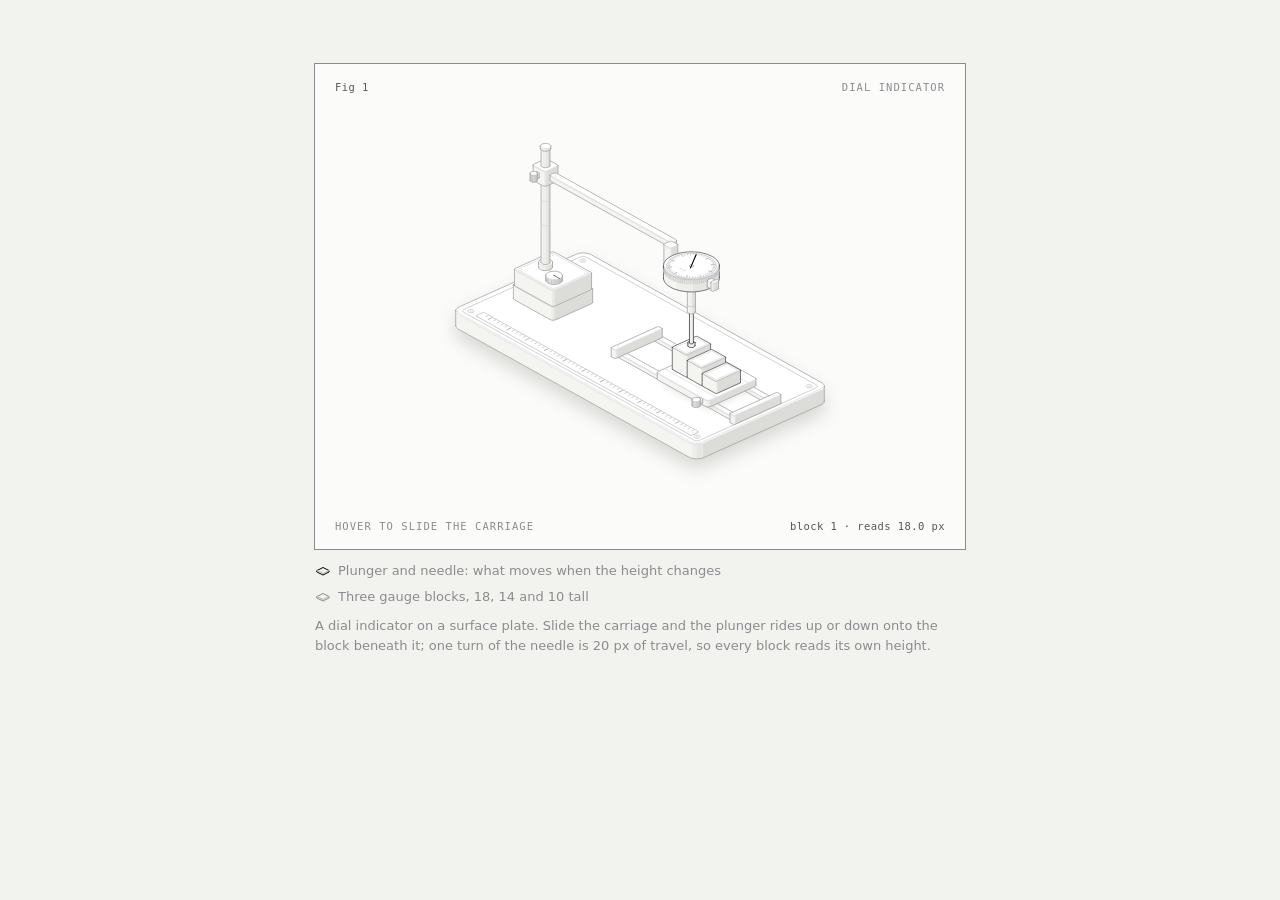
<file: .claude/skills/anatomy/examples/dial-indicator/dial-indicator-light.html>
<!doctype html><html lang="en"><head><meta charset="utf-8"><meta name="viewport" content="width=device-width, initial-scale=1"><title>Dial indicator</title><style>
.iso{
  --anatomy-page:#0b0b0b;--anatomy-card:#131313;--anatomy-text:#a3a3a3;--anatomy-strong:#e6e6e6;--anatomy-muted:#6e6e6e;
  --anatomy-paper:#131313;--anatomy-face:#1b1b1b;--anatomy-top:#1c1c1c;
  --anatomy-shade-0:#0f0f0f;--anatomy-shade-1:#121212;--anatomy-shade-2:#151515;--anatomy-shade-3:#181818;
  --anatomy-lit-top:#262626;--anatomy-lit-shade:#1d1d1d;
  --anatomy-hi:#d4d4d4;--anatomy-mid:#6a6a6a;--anatomy-lo:#3e3e3e;--anatomy-faint:#2a2a2a;--anatomy-lit:#ffffff;
  --anatomy-halo:#050505;--anatomy-halo-opacity:.9;--anatomy-dot:#e6e6e6;
  --anatomy-red:#ff6b6b;--anatomy-green:#6be0a0;--anatomy-blue:#6b9bff;
  --anatomy-weight:.6px;--anatomy-ease:cubic-bezier(.32,.72,0,1);
  --anatomy-mono:ui-monospace,"SF Mono",Menlo,Consolas,monospace;
  --anatomy-lift:inset 0 1px 0 0 #ffffff0a,inset 0 0 0 1px #ffffff06,0 0 0 1px #00000026,0 1px 1px -.5px #00000014,0 3px 3px -1.5px #00000014,0 6px 6px -3px #00000014,0 12px 12px -6px #00000014;
}
.iso[data-theme="light"]{
  --anatomy-page:#f2f2ef;--anatomy-card:#fbfbfa;--anatomy-text:#57575a;--anatomy-strong:#18181a;--anatomy-muted:#8c8c90;
  --anatomy-paper:#fbfbfa;--anatomy-face:#ffffff;--anatomy-top:#ffffff;
  --anatomy-shade-0:#dcdcd9;--anatomy-shade-1:#e5e5e2;--anatomy-shade-2:#ededea;--anatomy-shade-3:#f4f4f1;
  --anatomy-lit-top:#ffffff;--anatomy-lit-shade:#eeeeeb;
  --anatomy-hi:#26262a;--anatomy-mid:#8a8a8f;--anatomy-lo:#b4b4b8;--anatomy-faint:#d4d4d6;--anatomy-lit:#000000;
  --anatomy-halo:#8a8a80;--anatomy-halo-opacity:.32;--anatomy-dot:#3a3a3e;
  --anatomy-red:#e5484d;--anatomy-green:#30a46c;--anatomy-blue:#3e63dd;
  --anatomy-lift:inset 0 1px 0 0 #ffffff,0 0 0 1px #0000000f,0 1px 1px -.5px #0000000a,0 3px 3px -1.5px #0000000a,0 6px 6px -3px #0000000a,0 12px 12px -6px #0000000a;
}
.iso-svg{display:block;width:100%;height:auto;overflow:visible}
.iso-svg path,.iso-svg circle{vector-effect:non-scaling-stroke}
.iso-fill{fill:var(--anatomy-paper);stroke:none}
.iso-solid[data-lit]>.iso-fill{fill:var(--anatomy-face)}
.iso-shade,.iso-top{stroke:none}
.iso-shade[data-shade="0"]{fill:var(--anatomy-shade-0)}
.iso-shade[data-shade="1"]{fill:var(--anatomy-shade-1)}
.iso-shade[data-shade="2"]{fill:var(--anatomy-shade-2)}
.iso-shade[data-shade="3"]{fill:var(--anatomy-shade-3)}
.iso-top{fill:var(--anatomy-top)}
.iso-solid[data-lit]>.iso-top{fill:var(--anatomy-lit-top)}
.iso-solid[data-lit]>.iso-shade{fill:var(--anatomy-lit-shade)}
.iso-solid[data-seamless]>.iso-shade,.iso-solid[data-seamless]>.iso-top{stroke-width:.4;stroke-linejoin:round}
.iso-solid[data-seamless]>.iso-shade[data-shade="0"]{stroke:var(--anatomy-shade-0)}
.iso-solid[data-seamless]>.iso-shade[data-shade="1"]{stroke:var(--anatomy-shade-1)}
.iso-solid[data-seamless]>.iso-shade[data-shade="2"]{stroke:var(--anatomy-shade-2)}
.iso-solid[data-seamless]>.iso-shade[data-shade="3"]{stroke:var(--anatomy-shade-3)}
.iso-solid[data-seamless]>.iso-top{stroke:var(--anatomy-top)}
.iso-solid[data-seamless][data-lit]>.iso-top{stroke:var(--anatomy-lit-top)}
.iso-solid[data-seamless][data-lit]>.iso-shade{stroke:var(--anatomy-lit-shade)}
.iso-solid[data-lit]>.iso-edge{stroke:var(--anatomy-lit)}
.iso-halo{fill:var(--anatomy-halo);stroke:none;filter:blur(9px);opacity:var(--anatomy-halo-opacity);transform:translateY(3px)}
.iso-line{fill:none;stroke:var(--anatomy-lo);stroke-width:var(--anatomy-weight);stroke-linecap:round;stroke-linejoin:round}
.iso-line[data-tone="hi"]{stroke:var(--anatomy-hi)}
.iso-line[data-tone="mid"]{stroke:var(--anatomy-mid)}
.iso-line[data-tone="lo"]{stroke:var(--anatomy-lo)}
.iso-line[data-tone="faint"]{stroke:var(--anatomy-faint)}
.iso-line[data-tone="lit"]{stroke:var(--anatomy-lit)}
.iso-line[data-tone="red"]{stroke:var(--anatomy-red)}
.iso-line[data-tone="green"]{stroke:var(--anatomy-green)}
.iso-line[data-tone="blue"]{stroke:var(--anatomy-blue)}
.iso-line[data-dotted]{stroke-dasharray:.01 3.5;stroke-width:1}
.iso-line[data-dashed]{stroke-dasharray:3 3}
.iso-line[data-flow]{stroke-dasharray:2 6}
.iso-wire-end{fill:var(--anatomy-paper);stroke:var(--anatomy-lo);stroke-width:var(--anatomy-weight)}
.iso-wire[data-tone="hi"] .iso-wire-end{stroke:var(--anatomy-hi)}
.iso-wire[data-tone="mid"] .iso-wire-end{stroke:var(--anatomy-mid)}
.iso-wire[data-tone="faint"] .iso-wire-end{stroke:var(--anatomy-faint)}
.iso-wire[data-tone="lit"] .iso-wire-end{stroke:var(--anatomy-lit)}
.iso-dots circle{fill:var(--anatomy-dot);stroke:none;opacity:.32}
.iso-dots[data-tone="hi"] circle{opacity:.85}
.iso-dots[data-tone="mid"] circle{opacity:.45}
.iso-dots[data-tone="lo"] circle{opacity:.22}
.iso-dots[data-tone="faint"] circle{opacity:.12}
.iso-face-text{fill:var(--anatomy-mid);font-family:var(--anatomy-mono);letter-spacing:.04em}
.iso-face-text[data-tone="hi"]{fill:var(--anatomy-hi)}
.iso-face-text[data-tone="lo"]{fill:var(--anatomy-lo)}
.iso-face-text[data-tone="faint"]{fill:var(--anatomy-faint)}
.tb-body{fill:var(--anatomy-shade-2);stroke:none}
.tb-shine{fill:var(--anatomy-top);stroke:none}
.tb-shade{fill:var(--anatomy-shade-0);stroke:none}
.tb-ring{fill:none;stroke:var(--anatomy-lo);stroke-width:.45;stroke-linecap:butt;stroke-linejoin:round}
.tb-ring[data-tone="mid"]{stroke:var(--anatomy-mid)}
.tb-ring[data-tone="faint"]{stroke:var(--anatomy-faint)}
.tb-ring[data-tone="hi"]{stroke:var(--anatomy-hi)}
@keyframes iso-flow{to{stroke-dashoffset:-32}}
@keyframes iso-pulse{0%,100%{opacity:.18}12%{opacity:1}40%{opacity:.18}}
.iso-line[data-flow]{animation:iso-flow 1600ms linear infinite}
.iso-dots circle[data-pulse]{animation:iso-pulse 1600ms steps(1,end) infinite;animation-delay:var(--pulse-at,0ms)}
.iso-figure{margin:32px 0 36px}
.iso-plate{position:relative;padding:52px 24px;border-radius:0;background:var(--anatomy-card);box-shadow:0 0 0 1px var(--anatomy-mid);--anatomy-paper:var(--anatomy-card)}
.iso-plate-corners{position:absolute;inset:18px 20px;pointer-events:none}
.iso-plate-corner{position:absolute;color:var(--anatomy-muted);font-family:var(--anatomy-mono);font-size:10.5px;line-height:1;letter-spacing:.04em;white-space:nowrap}
.iso-plate-corner[data-corner="fig"]{top:0;left:0;color:var(--anatomy-text)}
.iso-plate-corner[data-corner="title"]{top:0;right:0;text-transform:uppercase;letter-spacing:.1em}
.iso-plate-corner[data-corner="hint"]{bottom:0;left:0;text-transform:uppercase;letter-spacing:.1em}
.iso-plate-corner[data-corner="readout"]{right:0;bottom:0;color:var(--anatomy-text);font-variant-numeric:tabular-nums}
.iso-plate .iso-svg{margin:0 auto}
.iso-legend{display:grid;gap:8px;margin-top:12px;color:var(--anatomy-muted);font-size:13px;line-height:1.55}
.iso-keys{display:flex;flex-wrap:wrap;gap:6px 18px}
.iso-key{display:inline-flex;align-items:center;gap:7px}
.iso-swatch{width:16px;height:10px;flex:none;overflow:visible}
.iso-swatch path{fill:none;stroke:var(--anatomy-hi);stroke-width:1;vector-effect:non-scaling-stroke;stroke-linejoin:round;stroke-linecap:round}
.iso-swatch[data-mark="raised"] path,.iso-swatch[data-mark="flat"] path{stroke:var(--anatomy-mid)}
.iso-swatch[data-mark="lit"] path{stroke:var(--anatomy-lit)}
.iso-swatch[data-mark="dim"] path{stroke:var(--anatomy-lo)}
.iso-swatch[data-mark="dotted"] path{stroke-dasharray:.01 3;stroke-width:1.4}
.iso-swatch[data-mark="dashed"] path{stroke-dasharray:3 2.5}
.iso-swatch[data-mark="red"] path{stroke:var(--anatomy-red)}
.iso-swatch[data-mark="green"] path{stroke:var(--anatomy-green)}
.iso-swatch[data-mark="blue"] path{stroke:var(--anatomy-blue)}
.iso-swatch-crease{stroke:var(--anatomy-lo)!important}
@media (max-width:560px){.iso-plate{padding:48px 12px 70px}.iso-plate-corner[data-corner="hint"]{bottom:18px}}
@media (prefers-reduced-motion:reduce){.iso-line[data-flow],.iso-dots circle[data-pulse]{animation:none}}

*{box-sizing:border-box}
html{color-scheme:dark}
body[data-theme="light"]{color-scheme:light}
body{margin:0;background:var(--anatomy-page);color:var(--anatomy-text);font:14px/1.6 ui-sans-serif,system-ui,-apple-system,"Segoe UI",sans-serif;-webkit-font-smoothing:antialiased}
.iso-page{width:min(650px,100% - 32px);margin:64px auto 96px}
</style></head><body class="iso" data-theme="light"><main class="iso-page"><figure class="iso-figure"><div class="iso-plate"><div class="iso-plate-corners" aria-hidden="true"><span class="iso-plate-corner" data-corner="fig">Fig 1</span><span class="iso-plate-corner" data-corner="title">Dial indicator</span><span class="iso-plate-corner" data-corner="hint">Hover to slide the carriage</span><span class="iso-plate-corner" data-corner="readout" data-readout>block 1 · reads 18.0 px</span></div><div class="iso-stage" tabindex="0" role="slider" aria-label="Dial indicator: arrow keys move the carriage from block to block" aria-valuemin="0" aria-valuemax="18" aria-valuenow="18"><svg xmlns="http://www.w3.org/2000/svg" class="iso-svg" viewBox="0 0 600 380" role="img" aria-label="A dial indicator on a surface plate. A magnetic base holds a post and an arm; the arm carries a dial whose plunger rests on three gauge blocks, 18, 14 and 10 tall, on a carriage that slides along two rails. Wherever the carriage stops, the plunger rises to the block under it and the needle turns by the same amount."><path class="iso-halo" d="M116.3 200L116.6 199L117.3 197.9L118.5 197L119.9 196.2L235.9 144L237.6 143.3L239.6 142.9L241.7 142.6L243.9 142.6L246.1 142.7L248.1 143.1L250 143.7L251.6 144.4L480.9 271.7L482.2 272.6L483.1 273.6L483.6 274.7L483.7 275.8L483.7 290.2L483.4 291.3L482.7 292.3L481.5 293.3L480.1 294.1L364.1 346.3L362.4 346.9L360.4 347.4L358.3 347.6L356.1 347.7L353.9 347.5L351.9 347.2L350 346.6L348.4 345.9L119.1 218.5L117.8 217.7L116.9 216.7L116.4 215.6L116.3 214.5Z"/><g class="iso-solid"><path class="iso-fill" d="M232.1 174.7L232.3 173.7L232.9 172.6L233.9 171.6L235.4 170.8L237.1 170.2L239.1 169.8L241.3 169.6L243.5 169.6L245.6 169.9L247.5 170.5L249.1 171.2L250.4 172.1L251.2 173.1L251.6 174.2L251.6 176.1L251.5 177.2L250.9 178.2L249.9 179.2L248.4 180L246.6 180.6L244.6 181.1L242.5 181.2L240.3 181.2L238.2 180.9L236.3 180.4L234.6 179.6L233.4 178.8L232.5 177.7L232.1 176.7Z"/><path class="iso-shade" data-shade="0" d="M248.4 180L246.6 180.6L246.6 178.7L248.4 178.1ZM251.6 176.1L251.5 177.2L251.5 175.2L251.6 174.2ZM251.5 177.2L250.9 178.2L250.9 176.3L251.5 175.2ZM250.9 178.2L249.9 179.2L249.9 177.3L250.9 176.3ZM249.9 179.2L248.4 180L248.4 178.1L249.9 177.3Z"/><path class="iso-shade" data-shade="1" d="M246.6 180.6L244.6 181.1L244.6 179.1L246.6 178.7ZM244.6 181.1L242.5 181.2L242.5 179.3L244.6 179.1Z"/><path class="iso-shade" data-shade="2" d="M242.5 181.2L240.3 181.2L240.3 179.3L242.5 179.3ZM240.3 181.2L238.2 180.9L238.2 179L240.3 179.3ZM238.2 180.9L236.3 180.4L236.3 178.4L238.2 179Z"/><path class="iso-shade" data-shade="3" d="M236.3 180.4L234.6 179.6L234.6 177.7L236.3 178.4ZM234.6 179.6L233.4 178.8L233.4 176.8L234.6 177.7ZM233.4 178.8L232.5 177.7L232.5 175.8L233.4 176.8ZM232.5 177.7L232.1 176.7L232.1 174.7L232.5 175.8Z"/><path class="iso-top" d="M248.4 178.1L246.6 178.7L244.6 179.1L242.5 179.3L240.3 179.3L238.2 179L236.3 178.4L234.6 177.7L233.4 176.8L232.5 175.8L232.1 174.7L232.3 173.7L232.9 172.6L233.9 171.6L235.4 170.8L237.1 170.2L239.1 169.8L241.3 169.6L243.5 169.6L245.6 169.9L247.5 170.5L249.1 171.2L250.4 172.1L251.2 173.1L251.6 174.2L251.5 175.2L250.9 176.3L249.9 177.3Z"/><path class="iso-line iso-crease" data-tone="faint" d="M251.6 174.2L251.5 175.2L250.9 176.3L249.9 177.3L248.4 178.1L246.6 178.7L244.6 179.1L242.5 179.3L240.3 179.3L238.2 179L236.3 178.4L234.6 177.7L233.4 176.8L232.5 175.8L232.1 174.7"/><path class="iso-line iso-edge" data-tone="lo" d="M232.1 174.7L232.3 173.7L232.9 172.6L233.9 171.6L235.4 170.8L237.1 170.2L239.1 169.8L241.3 169.6L243.5 169.6L245.6 169.9L247.5 170.5L249.1 171.2L250.4 172.1L251.2 173.1L251.6 174.2M251.6 176.1L251.5 177.2L250.9 178.2L249.9 179.2L248.4 180L246.6 180.6L244.6 181.1L242.5 181.2L240.3 181.2L238.2 180.9L236.3 180.4L234.6 179.6L233.4 178.8L232.5 177.7L232.1 176.7M232.1 174.7L232.1 176.7M251.6 174.2L251.6 176.1"/></g><g class="iso-solid"><path class="iso-fill" d="M234.4 170.6L234.5 169.7L234.9 168.9L235.7 168.2L236.8 167.6L238.2 167.1L239.8 166.7L241.4 166.6L243.1 166.6L244.7 166.9L246.2 167.3L247.5 167.8L248.5 168.5L249.1 169.3L249.4 170.1L249.4 174.2L249.3 175.1L248.8 175.9L248 176.6L246.9 177.2L245.5 177.7L244 178.1L242.3 178.2L240.6 178.2L239 177.9L237.6 177.5L236.3 177L235.3 176.3L234.7 175.5L234.4 174.7Z"/><path class="iso-shade" data-shade="0" d="M246.9 177.2L245.5 177.7L245.5 173.6L246.9 173.1ZM249.4 174.2L249.3 175.1L249.3 171L249.4 170.1ZM249.3 175.1L248.8 175.9L248.8 171.8L249.3 171ZM248.8 175.9L248 176.6L248 172.5L248.8 171.8ZM248 176.6L246.9 177.2L246.9 173.1L248 172.5Z"/><path class="iso-shade" data-shade="1" d="M245.5 177.7L244 178.1L244 174L245.5 173.6ZM244 178.1L242.3 178.2L242.3 174.1L244 174Z"/><path class="iso-shade" data-shade="2" d="M242.3 178.2L240.6 178.2L240.6 174.1L242.3 174.1ZM240.6 178.2L239 177.9L239 173.8L240.6 174.1ZM239 177.9L237.6 177.5L237.6 173.4L239 173.8Z"/><path class="iso-shade" data-shade="3" d="M237.6 177.5L236.3 177L236.3 172.9L237.6 173.4ZM236.3 177L235.3 176.3L235.3 172.2L236.3 172.9ZM235.3 176.3L234.7 175.5L234.7 171.4L235.3 172.2ZM234.7 175.5L234.4 174.7L234.4 170.6L234.7 171.4Z"/><path class="iso-top" d="M246.9 173.1L245.5 173.6L244 174L242.3 174.1L240.6 174.1L239 173.8L237.6 173.4L236.3 172.9L235.3 172.2L234.7 171.4L234.4 170.6L234.5 169.7L234.9 168.9L235.7 168.2L236.8 167.6L238.2 167.1L239.8 166.7L241.4 166.6L243.1 166.6L244.7 166.9L246.2 167.3L247.5 167.8L248.5 168.5L249.1 169.3L249.4 170.1L249.3 171L248.8 171.8L248 172.5Z"/><path class="iso-line iso-crease" data-tone="faint" d="M249.4 170.1L249.3 171L248.8 171.8L248 172.5L246.9 173.1L245.5 173.6L244 174L242.3 174.1L240.6 174.1L239 173.8L237.6 173.4L236.3 172.9L235.3 172.2L234.7 171.4L234.4 170.6"/><path class="iso-line iso-edge" data-tone="mid" d="M234.4 170.6L234.5 169.7L234.9 168.9L235.7 168.2L236.8 167.6L238.2 167.1L239.8 166.7L241.4 166.6L243.1 166.6L244.7 166.9L246.2 167.3L247.5 167.8L248.5 168.5L249.1 169.3L249.4 170.1M249.4 174.2L249.3 175.1L248.8 175.9L248 176.6L246.9 177.2L245.5 177.7L244 178.1L242.3 178.2L240.6 178.2L239 177.9L237.6 177.5L236.3 177L235.3 176.3L234.7 175.5L234.4 174.7M234.4 170.6L234.4 174.7M249.4 170.1L249.4 174.2"/></g><g class="iso-solid"><path class="iso-fill" d="M145.2 213.9L145.3 212.8L145.9 211.7L147 210.8L148.4 210L150.2 209.3L152.2 208.9L154.3 208.7L156.5 208.8L158.6 209.1L160.5 209.6L162.2 210.3L163.4 211.2L164.3 212.2L164.7 213.3L164.7 215.2L164.5 216.3L163.9 217.4L162.9 218.3L161.5 219.1L159.7 219.8L157.7 220.2L155.5 220.4L153.3 220.3L151.2 220L149.3 219.5L147.7 218.8L146.4 217.9L145.6 216.9L145.2 215.8Z"/><path class="iso-shade" data-shade="0" d="M161.5 219.1L159.7 219.8L159.7 217.9L161.5 217.2ZM164.7 215.2L164.5 216.3L164.5 214.4L164.7 213.3ZM164.5 216.3L163.9 217.4L163.9 215.4L164.5 214.4ZM163.9 217.4L162.9 218.3L162.9 216.4L163.9 215.4ZM162.9 218.3L161.5 219.1L161.5 217.2L162.9 216.4Z"/><path class="iso-shade" data-shade="1" d="M159.7 219.8L157.7 220.2L157.7 218.3L159.7 217.9ZM157.7 220.2L155.5 220.4L155.5 218.5L157.7 218.3Z"/><path class="iso-shade" data-shade="2" d="M155.5 220.4L153.3 220.3L153.3 218.4L155.5 218.5ZM153.3 220.3L151.2 220L151.2 218.1L153.3 218.4ZM151.2 220L149.3 219.5L149.3 217.6L151.2 218.1Z"/><path class="iso-shade" data-shade="3" d="M149.3 219.5L147.7 218.8L147.7 216.9L149.3 217.6ZM147.7 218.8L146.4 217.9L146.4 216L147.7 216.9ZM146.4 217.9L145.6 216.9L145.6 215L146.4 216ZM145.6 216.9L145.2 215.8L145.2 213.9L145.6 215Z"/><path class="iso-top" d="M161.5 217.2L159.7 217.9L157.7 218.3L155.5 218.5L153.3 218.4L151.2 218.1L149.3 217.6L147.7 216.9L146.4 216L145.6 215L145.2 213.9L145.3 212.8L145.9 211.7L147 210.8L148.4 210L150.2 209.3L152.2 208.9L154.3 208.7L156.5 208.8L158.6 209.1L160.5 209.6L162.2 210.3L163.4 211.2L164.3 212.2L164.7 213.3L164.5 214.4L163.9 215.4L162.9 216.4Z"/><path class="iso-line iso-crease" data-tone="faint" d="M164.7 213.3L164.5 214.4L163.9 215.4L162.9 216.4L161.5 217.2L159.7 217.9L157.7 218.3L155.5 218.5L153.3 218.4L151.2 218.1L149.3 217.6L147.7 216.9L146.4 216L145.6 215L145.2 213.9"/><path class="iso-line iso-edge" data-tone="lo" d="M145.2 213.9L145.3 212.8L145.9 211.7L147 210.8L148.4 210L150.2 209.3L152.2 208.9L154.3 208.7L156.5 208.8L158.6 209.1L160.5 209.6L162.2 210.3L163.4 211.2L164.3 212.2L164.7 213.3M164.7 215.2L164.5 216.3L163.9 217.4L162.9 218.3L161.5 219.1L159.7 219.8L157.7 220.2L155.5 220.4L153.3 220.3L151.2 220L149.3 219.5L147.7 218.8L146.4 217.9L145.6 216.9L145.2 215.8M145.2 213.9L145.2 215.8M164.7 213.3L164.7 215.2"/></g><g class="iso-solid"><path class="iso-fill" d="M147.4 209.7L147.5 208.9L148 208.1L148.8 207.3L149.9 206.7L151.3 206.2L152.8 205.9L154.5 205.7L156.2 205.8L157.8 206L159.3 206.4L160.5 207L161.5 207.7L162.1 208.4L162.4 209.3L162.4 213.4L162.3 214.2L161.9 215L161.1 215.8L160 216.4L158.6 216.9L157 217.2L155.4 217.4L153.7 217.3L152.1 217.1L150.6 216.7L149.3 216.1L148.4 215.4L147.7 214.7L147.4 213.8Z"/><path class="iso-shade" data-shade="0" d="M160 216.4L158.6 216.9L158.6 212.8L160 212.3ZM162.4 213.4L162.3 214.2L162.3 210.1L162.4 209.3ZM162.3 214.2L161.9 215L161.9 210.9L162.3 210.1ZM161.9 215L161.1 215.8L161.1 211.7L161.9 210.9ZM161.1 215.8L160 216.4L160 212.3L161.1 211.7Z"/><path class="iso-shade" data-shade="1" d="M158.6 216.9L157 217.2L157 213.1L158.6 212.8ZM157 217.2L155.4 217.4L155.4 213.2L157 213.1Z"/><path class="iso-shade" data-shade="2" d="M155.4 217.4L153.7 217.3L153.7 213.2L155.4 213.2ZM153.7 217.3L152.1 217.1L152.1 213L153.7 213.2ZM152.1 217.1L150.6 216.7L150.6 212.6L152.1 213Z"/><path class="iso-shade" data-shade="3" d="M150.6 216.7L149.3 216.1L149.3 212L150.6 212.6ZM149.3 216.1L148.4 215.4L148.4 211.3L149.3 212ZM148.4 215.4L147.7 214.7L147.7 210.5L148.4 211.3ZM147.7 214.7L147.4 213.8L147.4 209.7L147.7 210.5Z"/><path class="iso-top" d="M160 212.3L158.6 212.8L157 213.1L155.4 213.2L153.7 213.2L152.1 213L150.6 212.6L149.3 212L148.4 211.3L147.7 210.5L147.4 209.7L147.5 208.9L148 208.1L148.8 207.3L149.9 206.7L151.3 206.2L152.8 205.9L154.5 205.7L156.2 205.8L157.8 206L159.3 206.4L160.5 207L161.5 207.7L162.1 208.4L162.4 209.3L162.3 210.1L161.9 210.9L161.1 211.7Z"/><path class="iso-line iso-crease" data-tone="faint" d="M162.4 209.3L162.3 210.1L161.9 210.9L161.1 211.7L160 212.3L158.6 212.8L157 213.1L155.4 213.2L153.7 213.2L152.1 213L150.6 212.6L149.3 212L148.4 211.3L147.7 210.5L147.4 209.7"/><path class="iso-line iso-edge" data-tone="mid" d="M147.4 209.7L147.5 208.9L148 208.1L148.8 207.3L149.9 206.7L151.3 206.2L152.8 205.9L154.5 205.7L156.2 205.8L157.8 206L159.3 206.4L160.5 207L161.5 207.7L162.1 208.4L162.4 209.3M162.4 213.4L162.3 214.2L161.9 215L161.1 215.8L160 216.4L158.6 216.9L157 217.2L155.4 217.4L153.7 217.3L152.1 217.1L150.6 216.7L149.3 216.1L148.4 215.4L147.7 214.7L147.4 213.8M147.4 209.7L147.4 213.8M162.4 209.3L162.4 213.4"/></g><g class="iso-solid"><path class="iso-fill" d="M435.3 287.6L435.5 286.5L436.1 285.4L437.1 284.5L438.5 283.7L440.3 283L442.3 282.6L444.5 282.4L446.7 282.5L448.8 282.8L450.7 283.3L452.3 284L453.6 284.9L454.4 285.9L454.8 287L454.8 288.9L454.7 290L454.1 291.1L453 292L451.6 292.8L449.8 293.5L447.8 293.9L445.7 294.1L443.5 294L441.4 293.7L439.5 293.2L437.8 292.5L436.6 291.6L435.7 290.6L435.3 289.5Z"/><path class="iso-shade" data-shade="0" d="M451.6 292.8L449.8 293.5L449.8 291.5L451.6 290.9ZM454.8 288.9L454.7 290L454.7 288.1L454.8 287ZM454.7 290L454.1 291.1L454.1 289.1L454.7 288.1ZM454.1 291.1L453 292L453 290.1L454.1 289.1ZM453 292L451.6 292.8L451.6 290.9L453 290.1Z"/><path class="iso-shade" data-shade="1" d="M449.8 293.5L447.8 293.9L447.8 292L449.8 291.5ZM447.8 293.9L445.7 294.1L445.7 292.1L447.8 292Z"/><path class="iso-shade" data-shade="2" d="M445.7 294.1L443.5 294L443.5 292.1L445.7 292.1ZM443.5 294L441.4 293.7L441.4 291.8L443.5 292.1ZM441.4 293.7L439.5 293.2L439.5 291.3L441.4 291.8Z"/><path class="iso-shade" data-shade="3" d="M439.5 293.2L437.8 292.5L437.8 290.5L439.5 291.3ZM437.8 292.5L436.6 291.6L436.6 289.7L437.8 290.5ZM436.6 291.6L435.7 290.6L435.7 288.7L436.6 289.7ZM435.7 290.6L435.3 289.5L435.3 287.6L435.7 288.7Z"/><path class="iso-top" d="M451.6 290.9L449.8 291.5L447.8 292L445.7 292.1L443.5 292.1L441.4 291.8L439.5 291.3L437.8 290.5L436.6 289.7L435.7 288.7L435.3 287.6L435.5 286.5L436.1 285.4L437.1 284.5L438.5 283.7L440.3 283L442.3 282.6L444.5 282.4L446.7 282.5L448.8 282.8L450.7 283.3L452.3 284L453.6 284.9L454.4 285.9L454.8 287L454.7 288.1L454.1 289.1L453 290.1Z"/><path class="iso-line iso-crease" data-tone="faint" d="M454.8 287L454.7 288.1L454.1 289.1L453 290.1L451.6 290.9L449.8 291.5L447.8 292L445.7 292.1L443.5 292.1L441.4 291.8L439.5 291.3L437.8 290.5L436.6 289.7L435.7 288.7L435.3 287.6"/><path class="iso-line iso-edge" data-tone="lo" d="M435.3 287.6L435.5 286.5L436.1 285.4L437.1 284.5L438.5 283.7L440.3 283L442.3 282.6L444.5 282.4L446.7 282.5L448.8 282.8L450.7 283.3L452.3 284L453.6 284.9L454.4 285.9L454.8 287M454.8 288.9L454.7 290L454.1 291.1L453 292L451.6 292.8L449.8 293.5L447.8 293.9L445.7 294.1L443.5 294L441.4 293.7L439.5 293.2L437.8 292.5L436.6 291.6L435.7 290.6L435.3 289.5M435.3 287.6L435.3 289.5M454.8 287L454.8 288.9"/></g><g class="iso-solid"><path class="iso-fill" d="M437.6 283.4L437.7 282.6L438.1 281.8L438.9 281L440 280.4L441.4 279.9L443 279.6L444.6 279.4L446.3 279.5L447.9 279.7L449.4 280.1L450.7 280.7L451.6 281.4L452.3 282.1L452.6 283L452.6 287.1L452.5 287.9L452 288.7L451.2 289.4L450.1 290.1L448.7 290.6L447.2 290.9L445.5 291L443.8 291L442.2 290.8L440.7 290.4L439.5 289.8L438.5 289.1L437.9 288.3L437.6 287.5Z"/><path class="iso-shade" data-shade="0" d="M450.1 290.1L448.7 290.6L448.7 286.5L450.1 286ZM452.6 287.1L452.5 287.9L452.5 283.8L452.6 283ZM452.5 287.9L452 288.7L452 284.6L452.5 283.8ZM452 288.7L451.2 289.4L451.2 285.3L452 284.6ZM451.2 289.4L450.1 290.1L450.1 286L451.2 285.3Z"/><path class="iso-shade" data-shade="1" d="M448.7 290.6L447.2 290.9L447.2 286.8L448.7 286.5ZM447.2 290.9L445.5 291L445.5 286.9L447.2 286.8Z"/><path class="iso-shade" data-shade="2" d="M445.5 291L443.8 291L443.8 286.9L445.5 286.9ZM443.8 291L442.2 290.8L442.2 286.7L443.8 286.9ZM442.2 290.8L440.7 290.4L440.7 286.3L442.2 286.7Z"/><path class="iso-shade" data-shade="3" d="M440.7 290.4L439.5 289.8L439.5 285.7L440.7 286.3ZM439.5 289.8L438.5 289.1L438.5 285L439.5 285.7ZM438.5 289.1L437.9 288.3L437.9 284.2L438.5 285ZM437.9 288.3L437.6 287.5L437.6 283.4L437.9 284.2Z"/><path class="iso-top" d="M450.1 286L448.7 286.5L447.2 286.8L445.5 286.9L443.8 286.9L442.2 286.7L440.7 286.3L439.5 285.7L438.5 285L437.9 284.2L437.6 283.4L437.7 282.6L438.1 281.8L438.9 281L440 280.4L441.4 279.9L443 279.6L444.6 279.4L446.3 279.5L447.9 279.7L449.4 280.1L450.7 280.7L451.6 281.4L452.3 282.1L452.6 283L452.5 283.8L452 284.6L451.2 285.3Z"/><path class="iso-line iso-crease" data-tone="faint" d="M452.6 283L452.5 283.8L452 284.6L451.2 285.3L450.1 286L448.7 286.5L447.2 286.8L445.5 286.9L443.8 286.9L442.2 286.7L440.7 286.3L439.5 285.7L438.5 285L437.9 284.2L437.6 283.4"/><path class="iso-line iso-edge" data-tone="mid" d="M437.6 283.4L437.7 282.6L438.1 281.8L438.9 281L440 280.4L441.4 279.9L443 279.6L444.6 279.4L446.3 279.5L447.9 279.7L449.4 280.1L450.7 280.7L451.6 281.4L452.3 282.1L452.6 283M452.6 287.1L452.5 287.9L452 288.7L451.2 289.4L450.1 290.1L448.7 290.6L447.2 290.9L445.5 291L443.8 291L442.2 290.8L440.7 290.4L439.5 289.8L438.5 289.1L437.9 288.3L437.6 287.5M437.6 283.4L437.6 287.5M452.6 283L452.6 287.1"/></g><g class="iso-solid"><path class="iso-fill" d="M348.4 326.7L348.5 325.6L349.1 324.6L350.1 323.6L351.6 322.8L353.4 322.2L355.4 321.8L357.5 321.6L359.7 321.6L361.8 321.9L363.7 322.4L365.4 323.2L366.6 324.1L367.5 325.1L367.9 326.1L367.9 328.1L367.7 329.2L367.1 330.2L366.1 331.2L364.6 332L362.9 332.6L360.9 333L358.7 333.2L356.5 333.2L354.4 332.9L352.5 332.3L350.9 331.6L349.6 330.7L348.8 329.7L348.4 328.7Z"/><path class="iso-shade" data-shade="0" d="M364.6 332L362.9 332.6L362.9 330.7L364.6 330.1ZM367.9 328.1L367.7 329.2L367.7 327.2L367.9 326.1ZM367.7 329.2L367.1 330.2L367.1 328.3L367.7 327.2ZM367.1 330.2L366.1 331.2L366.1 329.2L367.1 328.3ZM366.1 331.2L364.6 332L364.6 330.1L366.1 329.2Z"/><path class="iso-shade" data-shade="1" d="M362.9 332.6L360.9 333L360.9 331.1L362.9 330.7ZM360.9 333L358.7 333.2L358.7 331.3L360.9 331.1Z"/><path class="iso-shade" data-shade="2" d="M358.7 333.2L356.5 333.2L356.5 331.2L358.7 331.3ZM356.5 333.2L354.4 332.9L354.4 330.9L356.5 331.2ZM354.4 332.9L352.5 332.3L352.5 330.4L354.4 330.9Z"/><path class="iso-shade" data-shade="3" d="M352.5 332.3L350.9 331.6L350.9 329.7L352.5 330.4ZM350.9 331.6L349.6 330.7L349.6 328.8L350.9 329.7ZM349.6 330.7L348.8 329.7L348.8 327.8L349.6 328.8ZM348.8 329.7L348.4 328.7L348.4 326.7L348.8 327.8Z"/><path class="iso-top" d="M364.6 330.1L362.9 330.7L360.9 331.1L358.7 331.3L356.5 331.2L354.4 330.9L352.5 330.4L350.9 329.7L349.6 328.8L348.8 327.8L348.4 326.7L348.5 325.6L349.1 324.6L350.1 323.6L351.6 322.8L353.4 322.2L355.4 321.8L357.5 321.6L359.7 321.6L361.8 321.9L363.7 322.4L365.4 323.2L366.6 324.1L367.5 325.1L367.9 326.1L367.7 327.2L367.1 328.3L366.1 329.2Z"/><path class="iso-line iso-crease" data-tone="faint" d="M367.9 326.1L367.7 327.2L367.1 328.3L366.1 329.2L364.6 330.1L362.9 330.7L360.9 331.1L358.7 331.3L356.5 331.2L354.4 330.9L352.5 330.4L350.9 329.7L349.6 328.8L348.8 327.8L348.4 326.7"/><path class="iso-line iso-edge" data-tone="lo" d="M348.4 326.7L348.5 325.6L349.1 324.6L350.1 323.6L351.6 322.8L353.4 322.2L355.4 321.8L357.5 321.6L359.7 321.6L361.8 321.9L363.7 322.4L365.4 323.2L366.6 324.1L367.5 325.1L367.9 326.1M367.9 328.1L367.7 329.2L367.1 330.2L366.1 331.2L364.6 332L362.9 332.6L360.9 333L358.7 333.2L356.5 333.2L354.4 332.9L352.5 332.3L350.9 331.6L349.6 330.7L348.8 329.7L348.4 328.7M348.4 326.7L348.4 328.7M367.9 326.1L367.9 328.1"/></g><g class="iso-solid"><path class="iso-fill" d="M350.6 322.6L350.7 321.7L351.2 320.9L352 320.2L353.1 319.5L354.5 319L356 318.7L357.7 318.6L359.4 318.6L361 318.8L362.4 319.3L363.7 319.8L364.7 320.5L365.3 321.3L365.6 322.1L365.6 326.2L365.5 327L365.1 327.9L364.3 328.6L363.2 329.2L361.8 329.7L360.2 330L358.6 330.2L356.9 330.1L355.3 329.9L353.8 329.5L352.5 328.9L351.5 328.3L350.9 327.5L350.6 326.7Z"/><path class="iso-shade" data-shade="0" d="M363.2 329.2L361.8 329.7L361.8 325.6L363.2 325.1ZM365.6 326.2L365.5 327L365.5 322.9L365.6 322.1ZM365.5 327L365.1 327.9L365.1 323.8L365.5 322.9ZM365.1 327.9L364.3 328.6L364.3 324.5L365.1 323.8ZM364.3 328.6L363.2 329.2L363.2 325.1L364.3 324.5Z"/><path class="iso-shade" data-shade="1" d="M361.8 329.7L360.2 330L360.2 325.9L361.8 325.6ZM360.2 330L358.6 330.2L358.6 326.1L360.2 325.9Z"/><path class="iso-shade" data-shade="2" d="M358.6 330.2L356.9 330.1L356.9 326L358.6 326.1ZM356.9 330.1L355.3 329.9L355.3 325.8L356.9 326ZM355.3 329.9L353.8 329.5L353.8 325.4L355.3 325.8Z"/><path class="iso-shade" data-shade="3" d="M353.8 329.5L352.5 328.9L352.5 324.8L353.8 325.4ZM352.5 328.9L351.5 328.3L351.5 324.2L352.5 324.8ZM351.5 328.3L350.9 327.5L350.9 323.4L351.5 324.2ZM350.9 327.5L350.6 326.7L350.6 322.6L350.9 323.4Z"/><path class="iso-top" d="M363.2 325.1L361.8 325.6L360.2 325.9L358.6 326.1L356.9 326L355.3 325.8L353.8 325.4L352.5 324.8L351.5 324.2L350.9 323.4L350.6 322.6L350.7 321.7L351.2 320.9L352 320.2L353.1 319.5L354.5 319L356 318.7L357.7 318.6L359.4 318.6L361 318.8L362.4 319.3L363.7 319.8L364.7 320.5L365.3 321.3L365.6 322.1L365.5 322.9L365.1 323.8L364.3 324.5Z"/><path class="iso-line iso-crease" data-tone="faint" d="M365.6 322.1L365.5 322.9L365.1 323.8L364.3 324.5L363.2 325.1L361.8 325.6L360.2 325.9L358.6 326.1L356.9 326L355.3 325.8L353.8 325.4L352.5 324.8L351.5 324.2L350.9 323.4L350.6 322.6"/><path class="iso-line iso-edge" data-tone="mid" d="M350.6 322.6L350.7 321.7L351.2 320.9L352 320.2L353.1 319.5L354.5 319L356 318.7L357.7 318.6L359.4 318.6L361 318.8L362.4 319.3L363.7 319.8L364.7 320.5L365.3 321.3L365.6 322.1M365.6 326.2L365.5 327L365.1 327.9L364.3 328.6L363.2 329.2L361.8 329.7L360.2 330L358.6 330.2L356.9 330.1L355.3 329.9L353.8 329.5L352.5 328.9L351.5 328.3L350.9 327.5L350.6 326.7M350.6 322.6L350.6 326.7M365.6 322.1L365.6 326.2"/></g><g class="iso-solid"><path class="iso-fill" d="M116.3 194L116.6 192.9L117.3 191.9L118.5 191L119.9 190.2L235.9 138L237.6 137.3L239.6 136.8L241.7 136.6L243.9 136.5L246.1 136.7L248.1 137.1L250 137.6L251.6 138.4L480.9 265.7L482.2 266.6L483.1 267.6L483.6 268.6L483.7 269.7L483.7 284.2L483.4 285.3L482.7 286.3L481.5 287.2L480.1 288L364.1 340.2L362.4 340.9L360.4 341.4L358.3 341.6L356.1 341.7L353.9 341.5L351.9 341.1L350 340.6L348.4 339.8L119.1 212.5L117.8 211.6L116.9 210.6L116.4 209.6L116.3 208.5Z"/><path class="iso-shade" data-shade="0" d="M483.7 284.2L483.4 285.3L483.4 270.8L483.7 269.7ZM483.4 285.3L482.7 286.3L482.7 271.8L483.4 270.8ZM482.7 286.3L481.5 287.2L481.5 272.8L482.7 271.8ZM481.5 287.2L480.1 288L480.1 273.6L481.5 272.8ZM480.1 288L364.1 340.2L364.1 325.8L480.1 273.6ZM364.1 340.2L362.4 340.9L362.4 326.4L364.1 325.8Z"/><path class="iso-shade" data-shade="1" d="M362.4 340.9L360.4 341.4L360.4 326.9L362.4 326.4ZM360.4 341.4L358.3 341.6L358.3 327.1L360.4 326.9ZM358.3 341.6L356.1 341.7L356.1 327.2L358.3 327.1Z"/><path class="iso-shade" data-shade="2" d="M356.1 341.7L353.9 341.5L353.9 327L356.1 327.2ZM353.9 341.5L351.9 341.1L351.9 326.7L353.9 327Z"/><path class="iso-shade" data-shade="3" d="M351.9 341.1L350 340.6L350 326.1L351.9 326.7ZM350 340.6L348.4 339.8L348.4 325.4L350 326.1ZM348.4 339.8L119.1 212.5L119.1 198L348.4 325.4ZM119.1 212.5L117.8 211.6L117.8 197.1L119.1 198ZM117.8 211.6L116.9 210.6L116.9 196.2L117.8 197.1ZM116.9 210.6L116.4 209.6L116.4 195.1L116.9 196.2ZM116.4 209.6L116.3 208.5L116.3 194L116.4 195.1Z"/><path class="iso-top" d="M480.9 265.7L482.2 266.6L483.1 267.6L483.6 268.6L483.7 269.7L483.4 270.8L482.7 271.8L481.5 272.8L480.1 273.6L364.1 325.8L362.4 326.4L360.4 326.9L358.3 327.1L356.1 327.2L353.9 327L351.9 326.7L350 326.1L348.4 325.4L119.1 198L117.8 197.1L116.9 196.2L116.4 195.1L116.3 194L116.6 192.9L117.3 191.9L118.5 191L119.9 190.2L235.9 138L237.6 137.3L239.6 136.8L241.7 136.6L243.9 136.5L246.1 136.7L248.1 137.1L250 137.6L251.6 138.4Z"/><path class="iso-line iso-crease" data-tone="faint" d="M483.7 269.7L483.4 270.8L482.7 271.8L481.5 272.8L480.1 273.6L364.1 325.8L362.4 326.4L360.4 326.9L358.3 327.1L356.1 327.2L353.9 327L351.9 326.7L350 326.1L348.4 325.4L119.1 198L117.8 197.1L116.9 196.2L116.4 195.1L116.3 194"/><path class="iso-line iso-bevel" data-tone="faint" d="M483.7 269.7L481.3 270.5L480.7 271.3L479.8 272.1L478.5 272.8L362.7 324.9L361.2 325.5L359.7 325.8L358 326L356.2 326.1L354.5 325.9L352.8 325.6L351.3 325.2L350 324.6L120.8 197.3L119.7 196.6L119 195.8L118.6 194.9L116.3 194"/><path class="iso-line iso-edge" data-tone="mid" d="M116.3 194L116.6 192.9L117.3 191.9L118.5 191L119.9 190.2L235.9 138L237.6 137.3L239.6 136.8L241.7 136.6L243.9 136.5L246.1 136.7L248.1 137.1L250 137.6L251.6 138.4L480.9 265.7L482.2 266.6L483.1 267.6L483.6 268.6L483.7 269.7M483.7 284.2L483.4 285.3L482.7 286.3L481.5 287.2L480.1 288L364.1 340.2L362.4 340.9L360.4 341.4L358.3 341.6L356.1 341.7L353.9 341.5L351.9 341.1L350 340.6L348.4 339.8L119.1 212.5L117.8 211.6L116.9 210.6L116.4 209.6L116.3 208.5M483.7 269.7L483.7 284.2M116.3 194L116.3 208.5"/></g><path class="iso-line" data-tone="lo" d="M475.7 268L476.2 268.4L476.6 268.7L476.8 269.1L476.8 269.5L476.7 269.9L476.4 270.3L476 270.7L475.4 271L359.5 323.2L358.8 323.4L358.1 323.6L357.3 323.7L356.5 323.7L355.6 323.6L354.9 323.5L354.2 323.3L353.6 323L124.3 195.7L123.8 195.4L123.4 195L123.2 194.6L123.2 194.2L123.3 193.8L123.6 193.4L124 193L124.6 192.7L240.5 140.5L241.2 140.3L241.9 140.1L242.7 140L243.5 140L244.4 140.1L245.1 140.2L245.8 140.4L246.4 140.7Z"/><path class="iso-line" data-tone="lo" d="M245.2 145.2L244.1 145.5L243 145.6L241.8 145.5L240.8 145.1L240.2 144.6L240.1 144L240.4 143.4L241.1 142.9L242.1 142.6L243.3 142.5L244.4 142.7L245.4 143L246 143.6L246.2 144.1L245.9 144.7ZM470.7 270.5L469.7 270.8L468.5 270.9L467.4 270.7L466.4 270.3L465.8 269.8L465.6 269.2L465.9 268.7L466.6 268.2L467.7 267.9L468.8 267.8L470 267.9L471 268.3L471.6 268.8L471.7 269.4L471.4 270ZM133.4 195.5L132.3 195.8L131.2 195.9L130 195.8L129 195.4L128.4 194.9L128.3 194.3L128.6 193.7L129.3 193.3L130.3 193L131.5 192.9L132.6 193L133.6 193.4L134.2 193.9L134.4 194.5L134.1 195.1ZM358.9 320.8L357.9 321.1L356.7 321.2L355.6 321L354.6 320.7L354 320.2L353.8 319.6L354.1 319L354.8 318.5L355.9 318.2L357 318.1L358.2 318.3L359.2 318.6L359.8 319.1L359.9 319.7L359.6 320.3Z"/><g class="iso-dots" data-tone="mid"><circle cx="243.1" cy="144.1" r="0.5"/><circle cx="468.7" cy="269.3" r="0.5"/><circle cx="131.3" cy="194.4" r="0.5"/><circle cx="356.9" cy="319.7" r="0.5"/></g><g class="iso-solid"><path class="iso-fill" d="M137.3 198.9L137.3 198.6L137.7 198.3L142.9 196L143.6 195.8L144.3 195.8L144.9 196L357.4 314L357.7 314.3L357.7 315.1L357.7 315.4L357.3 315.7L352.1 318.1L351.5 318.2L350.8 318.2L350.2 318L137.6 200L137.3 199.7Z"/><path class="iso-shade" data-shade="0" d="M357.7 315.1L357.7 315.4L357.7 314.7L357.7 314.3ZM357.7 315.4L357.3 315.7L357.3 315L357.7 314.7ZM357.3 315.7L352.1 318.1L352.1 317.3L357.3 315Z"/><path class="iso-shade" data-shade="1" d="M352.1 318.1L351.5 318.2L351.5 317.5L352.1 317.3Z"/><path class="iso-shade" data-shade="2" d="M351.5 318.2L350.8 318.2L350.8 317.5L351.5 317.5Z"/><path class="iso-shade" data-shade="3" d="M350.8 318.2L350.2 318L350.2 317.3L350.8 317.5ZM350.2 318L137.6 200L137.6 199.3L350.2 317.3ZM137.6 200L137.3 199.7L137.3 198.9L137.6 199.3Z"/><path class="iso-top" d="M357.4 314L357.7 314.3L357.7 314.7L357.3 315L352.1 317.3L351.5 317.5L350.8 317.5L350.2 317.3L137.6 199.3L137.3 198.9L137.3 198.6L137.7 198.3L142.9 196L143.6 195.8L144.3 195.8L144.9 196Z"/><path class="iso-line iso-edge" data-tone="lo" d="M137.3 198.9L137.3 198.6L137.7 198.3L142.9 196L143.6 195.8L144.3 195.8L144.9 196L357.4 314L357.7 314.3M357.7 315.1L357.7 315.4L357.3 315.7L352.1 318.1L351.5 318.2L350.8 318.2L350.2 318L137.6 200L137.3 199.7M357.7 314.3L357.7 315.1M137.3 198.9L137.3 199.7"/></g><path class="iso-line" data-tone="lo" d="M148.7 199L146.6 199.9M156.2 203.1L154.1 204M159.9 205.2L157.8 206.1M163.6 207.2L161.6 208.2M167.4 209.3L165.3 210.2M174.8 213.5L172.7 214.4M178.5 215.5L176.5 216.5M182.3 217.6L180.2 218.5M186 219.7L183.9 220.6M193.5 223.8L191.4 224.7M197.2 225.9L195.1 226.8M200.9 228L198.8 228.9M204.6 230L202.6 231M212.1 234.2L210 235.1M215.8 236.2L213.8 237.2M219.6 238.3L217.5 239.2M223.3 240.4L221.2 241.3M230.7 244.5L228.7 245.4M234.5 246.6L232.4 247.5M238.2 248.7L236.1 249.6M241.9 250.7L239.9 251.7M249.4 254.9L247.3 255.8M253.1 256.9L251 257.9M256.8 259L254.8 259.9M260.6 261.1L258.5 262M268 265.2L266 266.1M271.8 267.3L269.7 268.2M275.5 269.4L273.4 270.3M279.2 271.4L277.1 272.4M286.7 275.6L284.6 276.5M290.4 277.6L288.3 278.6M294.1 279.7L292 280.6M297.8 281.8L295.8 282.7M305.3 285.9L303.2 286.9M309 288L307 288.9M312.8 290.1L310.7 291M316.5 292.1L314.4 293.1M323.9 296.3L321.9 297.2M327.7 298.3L325.6 299.3M331.4 300.4L329.3 301.3M335.1 302.5L333.1 303.4M342.6 306.6L340.5 307.6M346.3 308.7L344.2 309.6M350 310.8L348 311.7M353.8 312.8L351.7 313.8"/><path class="iso-line" data-tone="mid" d="M152.4 201L148.7 202.7M171.1 211.4L167.4 213.1M189.7 221.7L186 223.4M208.4 232.1L204.6 233.8M227 242.4L223.3 244.1M245.7 252.8L241.9 254.5M264.3 263.1L260.6 264.8M282.9 273.5L279.2 275.2M301.6 283.8L297.8 285.5M320.2 294.2L316.5 295.9M338.9 304.6L335.1 306.2"/><g class="iso-dots" data-tone="mid"><circle cx="142.2" cy="198.2" r="0.45"/><circle cx="352.8" cy="315.1" r="0.45"/></g><g class="iso-solid"><path class="iso-fill" d="M315.2 220.9L315.2 220.6L315.6 220.3L318.7 218.9L319.4 218.7L320.1 218.7L320.7 218.9L432.6 281L432.9 281.4L432.9 285L432.8 285.3L432.4 285.6L429.3 287L428.7 287.2L428 287.2L427.4 287L315.5 224.9L315.2 224.6Z"/><path class="iso-shade" data-shade="0" d="M432.9 285L432.8 285.3L432.8 281.7L432.9 281.4ZM432.8 285.3L432.4 285.6L432.4 282L432.8 281.7ZM432.4 285.6L429.3 287L429.3 283.4L432.4 282Z"/><path class="iso-shade" data-shade="1" d="M429.3 287L428.7 287.2L428.7 283.6L429.3 283.4Z"/><path class="iso-shade" data-shade="2" d="M428.7 287.2L428 287.2L428 283.6L428.7 283.6Z"/><path class="iso-shade" data-shade="3" d="M428 287.2L427.4 287L427.4 283.4L428 283.6ZM427.4 287L315.5 224.9L315.5 221.3L427.4 283.4ZM315.5 224.9L315.2 224.6L315.2 220.9L315.5 221.3Z"/><path class="iso-top" d="M432.6 281L432.9 281.4L432.8 281.7L432.4 282L429.3 283.4L428.7 283.6L428 283.6L427.4 283.4L315.5 221.3L315.2 220.9L315.2 220.6L315.6 220.3L318.7 218.9L319.4 218.7L320.1 218.7L320.7 218.9Z"/><path class="iso-line iso-crease" data-tone="faint" d="M432.9 281.4L432.8 281.7L432.4 282L429.3 283.4L428.7 283.6L428 283.6L427.4 283.4L315.5 221.3L315.2 220.9"/><path class="iso-line iso-bevel" data-tone="faint" d="M432.9 281.4L432.3 281.6L432 281.8L429 283.2L428.6 283.3L428.2 283.3L427.7 283.2L316 221.1L315.2 220.9"/><path class="iso-line iso-edge" data-tone="mid" d="M315.2 220.9L315.2 220.6L315.6 220.3L318.7 218.9L319.4 218.7L320.1 218.7L320.7 218.9L432.6 281L432.9 281.4M432.9 285L432.8 285.3L432.4 285.6L429.3 287L428.7 287.2L428 287.2L427.4 287L315.5 224.9L315.2 224.6M432.9 281.4L432.9 285M315.2 220.9L315.2 224.6"/></g><g class="iso-dots" data-tone="mid"><circle cx="322.8" cy="222.7" r="0.4"/><circle cx="425.3" cy="279.6" r="0.4"/></g><g class="iso-solid"><path class="iso-fill" d="M279 237.2L279 236.9L279.4 236.6L282.5 235.2L283.1 235L283.9 235L284.5 235.2L396.3 297.3L396.6 297.7L396.6 301.3L396.6 301.6L396.2 301.9L393.1 303.3L392.5 303.5L391.7 303.5L391.1 303.3L279.3 241.2L279 240.9Z"/><path class="iso-shade" data-shade="0" d="M396.6 301.3L396.6 301.6L396.6 298L396.6 297.7ZM396.6 301.6L396.2 301.9L396.2 298.3L396.6 298ZM396.2 301.9L393.1 303.3L393.1 299.7L396.2 298.3Z"/><path class="iso-shade" data-shade="1" d="M393.1 303.3L392.5 303.5L392.5 299.9L393.1 299.7Z"/><path class="iso-shade" data-shade="2" d="M392.5 303.5L391.7 303.5L391.7 299.9L392.5 299.9Z"/><path class="iso-shade" data-shade="3" d="M391.7 303.5L391.1 303.3L391.1 299.7L391.7 299.9ZM391.1 303.3L279.3 241.2L279.3 237.6L391.1 299.7ZM279.3 241.2L279 240.9L279 237.2L279.3 237.6Z"/><path class="iso-top" d="M396.3 297.3L396.6 297.7L396.6 298L396.2 298.3L393.1 299.7L392.5 299.9L391.7 299.9L391.1 299.7L279.3 237.6L279 237.2L279 236.9L279.4 236.6L282.5 235.2L283.1 235L283.9 235L284.5 235.2Z"/><path class="iso-line iso-crease" data-tone="faint" d="M396.6 297.7L396.6 298L396.2 298.3L393.1 299.7L392.5 299.9L391.7 299.9L391.1 299.7L279.3 237.6L279 237.2"/><path class="iso-line iso-bevel" data-tone="faint" d="M396.6 297.7L396.1 297.9L395.8 298.1L392.8 299.5L392.4 299.6L391.9 299.6L391.5 299.5L279.8 237.4L279 237.2"/><path class="iso-line iso-edge" data-tone="mid" d="M279 237.2L279 236.9L279.4 236.6L282.5 235.2L283.1 235L283.9 235L284.5 235.2L396.3 297.3L396.6 297.7M396.6 301.3L396.6 301.6L396.2 301.9L393.1 303.3L392.5 303.5L391.7 303.5L391.1 303.3L279.3 241.2L279 240.9M396.6 297.7L396.6 301.3M279 237.2L279 240.9"/></g><g class="iso-dots" data-tone="mid"><circle cx="286.5" cy="239" r="0.4"/><circle cx="389.1" cy="295.9" r="0.4"/></g><g class="iso-solid"><path class="iso-fill" d="M271.3 231.3L271.4 230.8L271.8 230.5L317 210.2L317.7 210L318.6 210L319.3 210.2L321.8 211.6L322.2 211.9L322.2 220.4L322.1 220.8L321.6 221.2L276.5 241.5L275.7 241.7L274.9 241.7L274.1 241.4L271.7 240.1L271.3 239.7Z"/><path class="iso-shade" data-shade="0" d="M322.2 220.4L322.1 220.8L322.1 212.4L322.2 211.9ZM322.1 220.8L321.6 221.2L321.6 212.7L322.1 212.4ZM321.6 221.2L276.5 241.5L276.5 233.1L321.6 212.7Z"/><path class="iso-shade" data-shade="1" d="M276.5 241.5L275.7 241.7L275.7 233.3L276.5 233.1Z"/><path class="iso-shade" data-shade="2" d="M275.7 241.7L274.9 241.7L274.9 233.2L275.7 233.3Z"/><path class="iso-shade" data-shade="3" d="M274.9 241.7L274.1 241.4L274.1 233L274.9 233.2ZM274.1 241.4L271.7 240.1L271.7 231.7L274.1 233ZM271.7 240.1L271.3 239.7L271.3 231.3L271.7 231.7Z"/><path class="iso-top" d="M321.8 211.6L322.2 211.9L322.1 212.4L321.6 212.7L276.5 233.1L275.7 233.3L274.9 233.2L274.1 233L271.7 231.7L271.3 231.3L271.4 230.8L271.8 230.5L317 210.2L317.7 210L318.6 210L319.3 210.2Z"/><path class="iso-line iso-crease" data-tone="faint" d="M322.2 211.9L322.1 212.4L321.6 212.7L276.5 233.1L275.7 233.3L274.9 233.2L274.1 233L271.7 231.7L271.3 231.3"/><path class="iso-line iso-bevel" data-tone="faint" d="M322.2 211.9L321.4 212.3L321.1 212.5L276.1 232.8L275.6 232.9L275.1 232.9L274.6 232.7L272.3 231.5L271.3 231.3"/><path class="iso-line iso-edge" data-tone="mid" d="M271.3 231.3L271.4 230.8L271.8 230.5L317 210.2L317.7 210L318.6 210L319.3 210.2L321.8 211.6L322.2 211.9M322.2 220.4L322.1 220.8L321.6 221.2L276.5 241.5L275.7 241.7L274.9 241.7L274.1 241.4L271.7 240.1L271.3 239.7M322.2 211.9L322.2 220.4M271.3 231.3L271.3 239.7"/></g><g class="iso-dots" data-tone="mid"><circle cx="315.4" cy="213.2" r="0.45"/><circle cx="278.1" cy="230" r="0.45"/></g><g class="iso-solid"><path class="iso-fill" d="M389.7 297L389.7 296.6L390.2 296.2L435.3 275.9L436.1 275.7L437 275.7L437.7 275.9L440.1 277.3L440.5 277.7L440.5 286.1L440.5 286.6L440 286.9L394.9 307.2L394.1 307.4L393.2 307.4L392.5 307.2L390.1 305.8L389.7 305.4Z"/><path class="iso-shade" data-shade="0" d="M440.5 286.1L440.5 286.6L440.5 278.1L440.5 277.7ZM440.5 286.6L440 286.9L440 278.5L440.5 278.1ZM440 286.9L394.9 307.2L394.9 298.8L440 278.5Z"/><path class="iso-shade" data-shade="1" d="M394.9 307.2L394.1 307.4L394.1 299L394.9 298.8Z"/><path class="iso-shade" data-shade="2" d="M394.1 307.4L393.2 307.4L393.2 299L394.1 299Z"/><path class="iso-shade" data-shade="3" d="M393.2 307.4L392.5 307.2L392.5 298.7L393.2 299ZM392.5 307.2L390.1 305.8L390.1 297.4L392.5 298.7ZM390.1 305.8L389.7 305.4L389.7 297L390.1 297.4Z"/><path class="iso-top" d="M440.1 277.3L440.5 277.7L440.5 278.1L440 278.5L394.9 298.8L394.1 299L393.2 299L392.5 298.7L390.1 297.4L389.7 297L389.7 296.6L390.2 296.2L435.3 275.9L436.1 275.7L437 275.7L437.7 275.9Z"/><path class="iso-line iso-crease" data-tone="faint" d="M440.5 277.7L440.5 278.1L440 278.5L394.9 298.8L394.1 299L393.2 299L392.5 298.7L390.1 297.4L389.7 297"/><path class="iso-line iso-bevel" data-tone="faint" d="M440.5 277.7L439.8 278L439.5 278.2L394.5 298.5L394 298.6L393.5 298.6L393 298.5L390.7 297.2L389.7 297"/><path class="iso-line iso-edge" data-tone="mid" d="M389.7 297L389.7 296.6L390.2 296.2L435.3 275.9L436.1 275.7L437 275.7L437.7 275.9L440.1 277.3L440.5 277.7M440.5 286.1L440.5 286.6L440 286.9L394.9 307.2L394.1 307.4L393.2 307.4L392.5 307.2L390.1 305.8L389.7 305.4M440.5 277.7L440.5 286.1M389.7 297L389.7 305.4"/></g><g class="iso-dots" data-tone="mid"><circle cx="433.7" cy="279" r="0.45"/><circle cx="396.5" cy="295.7" r="0.45"/></g><g class="iso-solid"><path class="iso-fill" d="M173.8 168.4L174 167.9L174.5 167.4L175.2 167L210.4 151.1L211.3 150.8L212.3 150.7L213.4 150.6L214.5 150.7L215.5 150.9L216.3 151.3L251.7 171L252.3 171.4L252.7 171.9L252.8 172.5L252.8 185.7L252.6 186.3L252.1 186.8L251.4 187.2L216.2 203L215.3 203.3L214.3 203.5L213.2 203.6L212.1 203.5L211.2 203.2L210.3 202.9L174.9 183.2L174.3 182.8L173.9 182.2L173.8 181.7Z"/><path class="iso-shade" data-shade="0" d="M252.8 185.7L252.6 186.3L252.6 173L252.8 172.5ZM252.6 186.3L252.1 186.8L252.1 173.5L252.6 173ZM252.1 186.8L251.4 187.2L251.4 173.9L252.1 173.5ZM251.4 187.2L216.2 203L216.2 189.8L251.4 173.9ZM216.2 203L215.3 203.3L215.3 190.1L216.2 189.8Z"/><path class="iso-shade" data-shade="1" d="M215.3 203.3L214.3 203.5L214.3 190.3L215.3 190.1ZM214.3 203.5L213.2 203.6L213.2 190.3L214.3 190.3Z"/><path class="iso-shade" data-shade="2" d="M213.2 203.6L212.1 203.5L212.1 190.2L213.2 190.3ZM212.1 203.5L211.2 203.2L211.2 190L212.1 190.2Z"/><path class="iso-shade" data-shade="3" d="M211.2 203.2L210.3 202.9L210.3 189.6L211.2 190ZM210.3 202.9L174.9 183.2L174.9 169.9L210.3 189.6ZM174.9 183.2L174.3 182.8L174.3 169.5L174.9 169.9ZM174.3 182.8L173.9 182.2L173.9 169L174.3 169.5ZM173.9 182.2L173.8 181.7L173.8 168.4L173.9 169Z"/><path class="iso-top" d="M251.7 171L252.3 171.4L252.7 171.9L252.8 172.5L252.6 173L252.1 173.5L251.4 173.9L216.2 189.8L215.3 190.1L214.3 190.3L213.2 190.3L212.1 190.2L211.2 190L210.3 189.6L174.9 169.9L174.3 169.5L173.9 169L173.8 168.4L174 167.9L174.5 167.4L175.2 167L210.4 151.1L211.3 150.8L212.3 150.7L213.4 150.6L214.5 150.7L215.5 150.9L216.3 151.3Z"/><path class="iso-line iso-crease" data-tone="faint" d="M252.8 172.5L252.6 173L252.1 173.5L251.4 173.9L216.2 189.8L215.3 190.1L214.3 190.3L213.2 190.3L212.1 190.2L211.2 190L210.3 189.6L174.9 169.9L174.3 169.5L173.9 169L173.8 168.4"/><path class="iso-line iso-bevel" data-tone="faint" d="M252.8 172.5L251.5 172.8L251.2 173.2L250.6 173.5L215.5 189.3L214.8 189.6L214.1 189.7L213.3 189.7L212.5 189.7L211.8 189.5L211.1 189.2L175.8 169.6L175.3 169.2L175 168.9L173.8 168.4"/><path class="iso-line iso-edge" data-tone="mid" d="M173.8 168.4L174 167.9L174.5 167.4L175.2 167L210.4 151.1L211.3 150.8L212.3 150.7L213.4 150.6L214.5 150.7L215.5 150.9L216.3 151.3L251.7 171L252.3 171.4L252.7 171.9L252.8 172.5M252.8 185.7L252.6 186.3L252.1 186.8L251.4 187.2L216.2 203L215.3 203.3L214.3 203.5L213.2 203.6L212.1 203.5L211.2 203.2L210.3 202.9L174.9 183.2L174.3 182.8L173.9 182.2L173.8 181.7M252.8 172.5L252.8 185.7M173.8 168.4L173.8 181.7"/></g><g class="iso-solid"><path class="iso-fill" d="M174.9 152.8L175.1 152.4L175.4 152L176 151.7L211.2 135.9L211.8 135.7L212.6 135.5L213.4 135.5L214.2 135.6L214.9 135.7L215.5 136L250.9 155.7L251.4 156L251.6 156.4L251.7 156.8L251.7 172.4L251.5 172.8L251.2 173.2L250.7 173.5L215.5 189.4L214.8 189.6L214.1 189.7L213.3 189.7L212.5 189.7L211.8 189.5L211.2 189.2L175.7 169.6L175.3 169.2L175 168.9L174.9 168.5Z"/><path class="iso-shade" data-shade="0" d="M251.7 172.4L251.5 172.8L251.5 157.2L251.7 156.8ZM251.5 172.8L251.2 173.2L251.2 157.5L251.5 157.2ZM251.2 173.2L250.7 173.5L250.7 157.8L251.2 157.5ZM250.7 173.5L215.5 189.4L215.5 173.7L250.7 157.8ZM215.5 189.4L214.8 189.6L214.8 173.9L215.5 173.7Z"/><path class="iso-shade" data-shade="1" d="M214.8 189.6L214.1 189.7L214.1 174L214.8 173.9ZM214.1 189.7L213.3 189.7L213.3 174.1L214.1 174Z"/><path class="iso-shade" data-shade="2" d="M213.3 189.7L212.5 189.7L212.5 174L213.3 174.1ZM212.5 189.7L211.8 189.5L211.8 173.8L212.5 174Z"/><path class="iso-shade" data-shade="3" d="M211.8 189.5L211.2 189.2L211.2 173.6L211.8 173.8ZM211.2 189.2L175.7 169.6L175.7 153.9L211.2 173.6ZM175.7 169.6L175.3 169.2L175.3 153.6L175.7 153.9ZM175.3 169.2L175 168.9L175 153.2L175.3 153.6ZM175 168.9L174.9 168.5L174.9 152.8L175 153.2Z"/><path class="iso-top" d="M250.9 155.7L251.4 156L251.6 156.4L251.7 156.8L251.5 157.2L251.2 157.5L250.7 157.8L215.5 173.7L214.8 173.9L214.1 174L213.3 174.1L212.5 174L211.8 173.8L211.2 173.6L175.7 153.9L175.3 153.6L175 153.2L174.9 152.8L175.1 152.4L175.4 152L176 151.7L211.2 135.9L211.8 135.7L212.6 135.5L213.4 135.5L214.2 135.6L214.9 135.7L215.5 136Z"/><path class="iso-line iso-crease" data-tone="faint" d="M251.7 156.8L251.5 157.2L251.2 157.5L250.7 157.8L215.5 173.7L214.8 173.9L214.1 174L213.3 174.1L212.5 174L211.8 173.8L211.2 173.6L175.7 153.9L175.3 153.6L175 153.2L174.9 152.8"/><path class="iso-line iso-bevel" data-tone="faint" d="M251.7 156.8L250.5 157L250.3 157.2L249.9 157.4L214.8 173.2L214.3 173.4L213.8 173.5L213.3 173.5L212.8 173.5L212.4 173.3L211.9 173.2L176.6 153.5L176.3 153.3L176.1 153.1L174.9 152.8"/><path class="iso-line iso-edge" data-tone="mid" d="M174.9 152.8L175.1 152.4L175.4 152L176 151.7L211.2 135.9L211.8 135.7L212.6 135.5L213.4 135.5L214.2 135.6L214.9 135.7L215.5 136L250.9 155.7L251.4 156L251.6 156.4L251.7 156.8M251.7 172.4L251.5 172.8L251.2 173.2L250.7 173.5L215.5 189.4L214.8 189.6L214.1 189.7L213.3 189.7L212.5 189.7L211.8 189.5L211.2 189.2L175.7 169.6L175.3 169.2L175 168.9L174.9 168.5M251.7 156.8L251.7 172.4M174.9 152.8L174.9 168.5"/></g><path class="iso-line" data-tone="faint" d="M248.6 156.7L213.4 172.5L178 152.9L213.2 137Z"/><g class="iso-dots" data-tone="mid"><circle cx="213" cy="139" r="0.45"/><circle cx="181.9" cy="153" r="0.45"/><circle cx="244.7" cy="156.6" r="0.45"/></g><g class="iso-solid"><path class="iso-fill" d="M206 158.6L206.3 157.8L206.8 157.1L207.7 156.4L208.8 155.7L210.1 155.3L211.6 154.9L213.2 154.7L214.8 154.7L216.4 154.8L218 155.1L219.4 155.5L220.6 156.1L221.5 156.7L222.2 157.5L222.6 158.3L222.7 159.1L222.7 163.9L222.5 164.7L221.9 165.5L221.1 166.2L219.9 166.8L218.6 167.3L217.1 167.6L215.6 167.8L213.9 167.9L212.3 167.7L210.8 167.5L209.4 167L208.1 166.5L207.2 165.8L206.5 165.1L206.1 164.3L206 163.5Z"/><path class="iso-shade" data-shade="0" d="M219.9 166.8L218.6 167.3L218.6 162.4L219.9 162ZM222.7 163.9L222.5 164.7L222.5 159.9L222.7 159.1ZM222.5 164.7L221.9 165.5L221.9 160.7L222.5 159.9ZM221.9 165.5L221.1 166.2L221.1 161.4L221.9 160.7ZM221.1 166.2L219.9 166.8L219.9 162L221.1 161.4Z"/><path class="iso-shade" data-shade="1" d="M218.6 167.3L217.1 167.6L217.1 162.8L218.6 162.4ZM217.1 167.6L215.6 167.8L215.6 163L217.1 162.8ZM215.6 167.8L213.9 167.9L213.9 163L215.6 163Z"/><path class="iso-shade" data-shade="2" d="M213.9 167.9L212.3 167.7L212.3 162.9L213.9 163ZM212.3 167.7L210.8 167.5L210.8 162.6L212.3 162.9Z"/><path class="iso-shade" data-shade="3" d="M210.8 167.5L209.4 167L209.4 162.2L210.8 162.6ZM209.4 167L208.1 166.5L208.1 161.6L209.4 162.2ZM208.1 166.5L207.2 165.8L207.2 161L208.1 161.6ZM207.2 165.8L206.5 165.1L206.5 160.2L207.2 161ZM206.5 165.1L206.1 164.3L206.1 159.5L206.5 160.2ZM206.1 164.3L206 163.5L206 158.6L206.1 159.5Z"/><path class="iso-top" d="M219.9 162L218.6 162.4L217.1 162.8L215.6 163L213.9 163L212.3 162.9L210.8 162.6L209.4 162.2L208.1 161.6L207.2 161L206.5 160.2L206.1 159.5L206 158.6L206.3 157.8L206.8 157.1L207.7 156.4L208.8 155.7L210.1 155.3L211.6 154.9L213.2 154.7L214.8 154.7L216.4 154.8L218 155.1L219.4 155.5L220.6 156.1L221.5 156.7L222.2 157.5L222.6 158.3L222.7 159.1L222.5 159.9L221.9 160.7L221.1 161.4Z"/><path class="iso-line iso-crease" data-tone="faint" d="M222.7 159.1L222.5 159.9L221.9 160.7L221.1 161.4L219.9 162L218.6 162.4L217.1 162.8L215.6 163L213.9 163L212.3 162.9L210.8 162.6L209.4 162.2L208.1 161.6L207.2 161L206.5 160.2L206.1 159.5L206 158.6"/><path class="iso-line iso-edge" data-tone="mid" d="M206 158.6L206.3 157.8L206.8 157.1L207.7 156.4L208.8 155.7L210.1 155.3L211.6 154.9L213.2 154.7L214.8 154.7L216.4 154.8L218 155.1L219.4 155.5L220.6 156.1L221.5 156.7L222.2 157.5L222.6 158.3L222.7 159.1M222.7 163.9L222.5 164.7L221.9 165.5L221.1 166.2L219.9 166.8L218.6 167.3L217.1 167.6L215.6 167.8L213.9 167.9L212.3 167.7L210.8 167.5L209.4 167L208.1 166.5L207.2 165.8L206.5 165.1L206.1 164.3L206 163.5M206 158.6L206 163.5M222.7 159.1L222.7 163.9"/></g><path class="iso-line" data-tone="lo" d="M219.9 166.3L219.9 162.4M218.8 166.7L218.8 162.9M217.5 167.1L217.5 163.2M216.1 167.3L216.1 163.4M214.6 167.4L214.6 163.5M213.2 167.3L213.2 163.5M211.8 167.2L211.8 163.3M210.4 166.9L210.4 163M209.2 166.5L209.2 162.6M208.1 166L208.1 162.1M207.3 165.4L207.3 161.6M206.6 164.8L206.6 160.9M206.2 164.1L206.2 160.2M222.3 164.5L222.3 160.6M221.7 165.2L221.7 161.3M220.9 165.8L220.9 161.9"/><path class="iso-line" data-tone="hi" d="M214.4 158.9L219.9 162"/><g class="iso-dots" data-tone="hi"><circle cx="214.4" cy="158.9" r="0.5"/></g><g class="iso-solid"><path class="iso-fill" d="M198.9 146L199 145.2L199.4 144.5L200.2 143.8L201.2 143.2L202.5 142.8L203.9 142.5L205.4 142.3L207 142.4L208.5 142.6L209.9 143L211 143.5L211.9 144.1L212.5 144.8L212.8 145.6L212.8 150.4L212.7 151.2L212.3 152L211.6 152.6L210.5 153.2L209.3 153.7L207.8 154L206.3 154.1L204.7 154.1L203.2 153.9L201.9 153.5L200.7 153L199.8 152.3L199.2 151.6L198.9 150.8Z"/><path class="iso-shade" data-shade="0" d="M210.5 153.2L209.3 153.7L209.3 148.9L210.5 148.4ZM212.8 150.4L212.7 151.2L212.7 146.4L212.8 145.6ZM212.7 151.2L212.3 152L212.3 147.1L212.7 146.4ZM212.3 152L211.6 152.6L211.6 147.8L212.3 147.1ZM211.6 152.6L210.5 153.2L210.5 148.4L211.6 147.8Z"/><path class="iso-shade" data-shade="1" d="M209.3 153.7L207.8 154L207.8 149.2L209.3 148.9ZM207.8 154L206.3 154.1L206.3 149.3L207.8 149.2Z"/><path class="iso-shade" data-shade="2" d="M206.3 154.1L204.7 154.1L204.7 149.2L206.3 149.3ZM204.7 154.1L203.2 153.9L203.2 149L204.7 149.2ZM203.2 153.9L201.9 153.5L201.9 148.7L203.2 149Z"/><path class="iso-shade" data-shade="3" d="M201.9 153.5L200.7 153L200.7 148.1L201.9 148.7ZM200.7 153L199.8 152.3L199.8 147.5L200.7 148.1ZM199.8 152.3L199.2 151.6L199.2 146.8L199.8 147.5ZM199.2 151.6L198.9 150.8L198.9 146L199.2 146.8Z"/><path class="iso-top" d="M210.5 148.4L209.3 148.9L207.8 149.2L206.3 149.3L204.7 149.2L203.2 149L201.9 148.7L200.7 148.1L199.8 147.5L199.2 146.8L198.9 146L199 145.2L199.4 144.5L200.2 143.8L201.2 143.2L202.5 142.8L203.9 142.5L205.4 142.3L207 142.4L208.5 142.6L209.9 143L211 143.5L211.9 144.1L212.5 144.8L212.8 145.6L212.7 146.4L212.3 147.1L211.6 147.8Z"/><path class="iso-line iso-crease" data-tone="faint" d="M212.8 145.6L212.7 146.4L212.3 147.1L211.6 147.8L210.5 148.4L209.3 148.9L207.8 149.2L206.3 149.3L204.7 149.2L203.2 149L201.9 148.7L200.7 148.1L199.8 147.5L199.2 146.8L198.9 146"/><path class="iso-line iso-edge" data-tone="mid" d="M198.9 146L199 145.2L199.4 144.5L200.2 143.8L201.2 143.2L202.5 142.8L203.9 142.5L205.4 142.3L207 142.4L208.5 142.6L209.9 143L211 143.5L211.9 144.1L212.5 144.8L212.8 145.6M212.8 150.4L212.7 151.2L212.3 152L211.6 152.6L210.5 153.2L209.3 153.7L207.8 154L206.3 154.1L204.7 154.1L203.2 153.9L201.9 153.5L200.7 153L199.8 152.3L199.2 151.6L198.9 150.8M198.9 146L198.9 150.8M212.8 145.6L212.8 150.4"/></g><g class="iso-solid"><path class="iso-fill" d="M201.4 63.9L201.5 63.4L201.7 62.9L202.2 62.5L202.9 62.1L203.7 61.8L204.6 61.6L205.6 61.6L206.6 61.6L207.6 61.7L208.4 62L209.2 62.3L209.8 62.7L210.1 63.2L210.3 63.6L210.3 145.7L210.3 146.2L210 146.7L209.5 147.1L208.8 147.5L208 147.8L207.1 147.9L206.1 148L205.1 148L204.2 147.9L203.3 147.6L202.5 147.3L202 146.9L201.6 146.4L201.4 145.9Z"/><path class="iso-shade" data-shade="0" d="M208.8 147.5L208 147.8L208 65.7L208.8 65.4ZM210.3 145.7L210.3 146.2L210.3 64.1L210.3 63.6ZM210.3 146.2L210 146.7L210 64.6L210.3 64.1ZM210 146.7L209.5 147.1L209.5 65.1L210 64.6ZM209.5 147.1L208.8 147.5L208.8 65.4L209.5 65.1Z"/><path class="iso-shade" data-shade="1" d="M208 147.8L207.1 147.9L207.1 65.9L208 65.7ZM207.1 147.9L206.1 148L206.1 66L207.1 65.9Z"/><path class="iso-shade" data-shade="2" d="M206.1 148L205.1 148L205.1 66L206.1 66ZM205.1 148L204.2 147.9L204.2 65.8L205.1 66ZM204.2 147.9L203.3 147.6L203.3 65.6L204.2 65.8Z"/><path class="iso-shade" data-shade="3" d="M203.3 147.6L202.5 147.3L202.5 65.3L203.3 65.6ZM202.5 147.3L202 146.9L202 64.9L202.5 65.3ZM202 146.9L201.6 146.4L201.6 64.4L202 64.9ZM201.6 146.4L201.4 145.9L201.4 63.9L201.6 64.4Z"/><path class="iso-top" d="M208.8 65.4L208 65.7L207.1 65.9L206.1 66L205.1 66L204.2 65.8L203.3 65.6L202.5 65.3L202 64.9L201.6 64.4L201.4 63.9L201.5 63.4L201.7 62.9L202.2 62.5L202.9 62.1L203.7 61.8L204.6 61.6L205.6 61.6L206.6 61.6L207.6 61.7L208.4 62L209.2 62.3L209.8 62.7L210.1 63.2L210.3 63.6L210.3 64.1L210 64.6L209.5 65.1Z"/><path class="iso-line iso-edge" data-tone="mid" d="M201.4 63.9L201.5 63.4L201.7 62.9L202.2 62.5L202.9 62.1L203.7 61.8L204.6 61.6L205.6 61.6L206.6 61.6L207.6 61.7L208.4 62L209.2 62.3L209.8 62.7L210.1 63.2L210.3 63.6M210.3 145.7L210.3 146.2L210 146.7L209.5 147.1L208.8 147.5L208 147.8L207.1 147.9L206.1 148L205.1 148L204.2 147.9L203.3 147.6L202.5 147.3L202 146.9L201.6 146.4L201.4 145.9M201.4 63.9L201.4 145.9M210.3 63.6L210.3 145.7"/></g><path class="iso-line" data-tone="faint" d="M210.3 107.2L210.2 107.6L210 108.1L209.6 108.4L209 108.8L208.3 109.1L207.6 109.3L206.7 109.4L205.9 109.4L205 109.4L204.2 109.3L203.4 109.1L202.7 108.8L202.2 108.4L201.7 108.1L201.5 107.6L201.4 107.2M210.3 83.1L210.2 83.5L210 83.9L209.6 84.3L209 84.7L208.3 84.9L207.6 85.1L206.7 85.3L205.9 85.3L205 85.3L204.2 85.1L203.4 84.9L202.7 84.7L202.2 84.3L201.7 83.9L201.5 83.5L201.4 83.1"/><g class="iso-solid"><path class="iso-fill" d="M193.5 49L193.9 48.3L194.7 47.8L204 43.6L205.2 43.2L206.5 43.1L207.8 43.3L208.9 43.7L217.3 48.4L218 49L218.2 49.6L218.2 64.1L217.9 64.8L217 65.3L207.7 69.5L206.6 69.8L205.2 69.9L203.9 69.8L202.8 69.4L194.4 64.7L193.7 64.1L193.5 63.5Z"/><path class="iso-shade" data-shade="0" d="M218.2 64.1L217.9 64.8L217.9 50.3L218.2 49.6ZM217.9 64.8L217 65.3L217 50.8L217.9 50.3ZM217 65.3L207.7 69.5L207.7 55L217 50.8ZM207.7 69.5L206.6 69.8L206.6 55.4L207.7 55Z"/><path class="iso-shade" data-shade="1" d="M206.6 69.8L205.2 69.9L205.2 55.5L206.6 55.4Z"/><path class="iso-shade" data-shade="2" d="M205.2 69.9L203.9 69.8L203.9 55.3L205.2 55.5Z"/><path class="iso-shade" data-shade="3" d="M203.9 69.8L202.8 69.4L202.8 54.9L203.9 55.3ZM202.8 69.4L194.4 64.7L194.4 50.2L202.8 54.9ZM194.4 64.7L193.7 64.1L193.7 49.7L194.4 50.2ZM193.7 64.1L193.5 63.5L193.5 49L193.7 49.7Z"/><path class="iso-top" d="M217.3 48.4L218 49L218.2 49.6L217.9 50.3L217 50.8L207.7 55L206.6 55.4L205.2 55.5L203.9 55.3L202.8 54.9L194.4 50.2L193.7 49.7L193.5 49L193.9 48.3L194.7 47.8L204 43.6L205.2 43.2L206.5 43.1L207.8 43.3L208.9 43.7Z"/><path class="iso-line iso-crease" data-tone="faint" d="M218.2 49.6L217.9 50.3L217 50.8L207.7 55L206.6 55.4L205.2 55.5L203.9 55.3L202.8 54.9L194.4 50.2L193.7 49.7L193.5 49"/><path class="iso-line iso-bevel" data-tone="faint" d="M218.2 49.6L217.1 50.1L216.4 50.5L207.2 54.7L206.3 55L205.3 55L204.3 54.9L203.4 54.6L195.1 50L194.5 49.5L193.5 49"/><path class="iso-line iso-edge" data-tone="mid" d="M193.5 49L193.9 48.3L194.7 47.8L204 43.6L205.2 43.2L206.5 43.1L207.8 43.3L208.9 43.7L217.3 48.4L218 49L218.2 49.6M218.2 64.1L217.9 64.8L217 65.3L207.7 69.5L206.6 69.8L205.2 69.9L203.9 69.8L202.8 69.4L194.4 64.7L193.7 64.1L193.5 63.5M218.2 49.6L218.2 64.1M193.5 49L193.5 63.5"/></g><g class="iso-solid"><path class="iso-fill" d="M201.4 32.5L201.5 32L201.7 31.6L202.2 31.1L202.9 30.8L203.7 30.5L204.6 30.3L205.6 30.2L206.6 30.2L207.6 30.4L208.4 30.6L209.2 30.9L209.8 31.3L210.1 31.8L210.3 32.3L210.3 49.2L210.3 49.7L210 50.1L209.5 50.6L208.8 51L208 51.2L207.1 51.4L206.1 51.5L205.1 51.5L204.2 51.4L203.3 51.1L202.5 50.8L202 50.4L201.6 49.9L201.4 49.4Z"/><path class="iso-shade" data-shade="0" d="M208.8 51L208 51.2L208 34.4L208.8 34.1ZM210.3 49.2L210.3 49.7L210.3 32.8L210.3 32.3ZM210.3 49.7L210 50.1L210 33.3L210.3 32.8ZM210 50.1L209.5 50.6L209.5 33.7L210 33.3ZM209.5 50.6L208.8 51L208.8 34.1L209.5 33.7Z"/><path class="iso-shade" data-shade="1" d="M208 51.2L207.1 51.4L207.1 34.6L208 34.4ZM207.1 51.4L206.1 51.5L206.1 34.6L207.1 34.6Z"/><path class="iso-shade" data-shade="2" d="M206.1 51.5L205.1 51.5L205.1 34.6L206.1 34.6ZM205.1 51.5L204.2 51.4L204.2 34.5L205.1 34.6ZM204.2 51.4L203.3 51.1L203.3 34.2L204.2 34.5Z"/><path class="iso-shade" data-shade="3" d="M203.3 51.1L202.5 50.8L202.5 33.9L203.3 34.2ZM202.5 50.8L202 50.4L202 33.5L202.5 33.9ZM202 50.4L201.6 49.9L201.6 33L202 33.5ZM201.6 49.9L201.4 49.4L201.4 32.5L201.6 33Z"/><path class="iso-top" d="M208.8 34.1L208 34.4L207.1 34.6L206.1 34.6L205.1 34.6L204.2 34.5L203.3 34.2L202.5 33.9L202 33.5L201.6 33L201.4 32.5L201.5 32L201.7 31.6L202.2 31.1L202.9 30.8L203.7 30.5L204.6 30.3L205.6 30.2L206.6 30.2L207.6 30.4L208.4 30.6L209.2 30.9L209.8 31.3L210.1 31.8L210.3 32.3L210.3 32.8L210 33.3L209.5 33.7Z"/><path class="iso-line iso-edge" data-tone="mid" d="M201.4 32.5L201.5 32L201.7 31.6L202.2 31.1L202.9 30.8L203.7 30.5L204.6 30.3L205.6 30.2L206.6 30.2L207.6 30.4L208.4 30.6L209.2 30.9L209.8 31.3L210.1 31.8L210.3 32.3M210.3 49.2L210.3 49.7L210 50.1L209.5 50.6L208.8 51L208 51.2L207.1 51.4L206.1 51.5L205.1 51.5L204.2 51.4L203.3 51.1L202.5 50.8L202 50.4L201.6 49.9L201.4 49.4M201.4 32.5L201.4 49.4M210.3 32.3L210.3 49.2"/></g><g class="iso-solid"><path class="iso-fill" d="M200.6 30.2L200.6 29.6L201 29L201.5 28.5L202.3 28L203.3 27.7L204.4 27.5L205.5 27.4L206.7 27.4L207.9 27.6L208.9 27.8L209.8 28.2L210.5 28.7L210.9 29.3L211.1 29.8L211.1 32.3L211.1 32.8L210.8 33.4L210.2 33.9L209.4 34.4L208.4 34.7L207.3 35L206.2 35.1L205 35L203.9 34.9L202.8 34.6L201.9 34.2L201.2 33.7L200.8 33.2L200.6 32.6Z"/><path class="iso-shade" data-shade="0" d="M209.4 34.4L208.4 34.7L208.4 32.3L209.4 32ZM211.1 32.3L211.1 32.8L211.1 30.4L211.1 29.8ZM211.1 32.8L210.8 33.4L210.8 31L211.1 30.4ZM210.8 33.4L210.2 33.9L210.2 31.5L210.8 31ZM210.2 33.9L209.4 34.4L209.4 32L210.2 31.5Z"/><path class="iso-shade" data-shade="1" d="M208.4 34.7L207.3 35L207.3 32.5L208.4 32.3ZM207.3 35L206.2 35.1L206.2 32.6L207.3 32.5Z"/><path class="iso-shade" data-shade="2" d="M206.2 35.1L205 35L205 32.6L206.2 32.6ZM205 35L203.9 34.9L203.9 32.4L205 32.6ZM203.9 34.9L202.8 34.6L202.8 32.2L203.9 32.4Z"/><path class="iso-shade" data-shade="3" d="M202.8 34.6L201.9 34.2L201.9 31.8L202.8 32.2ZM201.9 34.2L201.2 33.7L201.2 31.3L201.9 31.8ZM201.2 33.7L200.8 33.2L200.8 30.7L201.2 31.3ZM200.8 33.2L200.6 32.6L200.6 30.2L200.8 30.7Z"/><path class="iso-top" d="M209.4 32L208.4 32.3L207.3 32.5L206.2 32.6L205 32.6L203.9 32.4L202.8 32.2L201.9 31.8L201.2 31.3L200.8 30.7L200.6 30.2L200.6 29.6L201 29L201.5 28.5L202.3 28L203.3 27.7L204.4 27.5L205.5 27.4L206.7 27.4L207.9 27.6L208.9 27.8L209.8 28.2L210.5 28.7L210.9 29.3L211.1 29.8L211.1 30.4L210.8 31L210.2 31.5Z"/><path class="iso-line iso-crease" data-tone="faint" d="M211.1 29.8L211.1 30.4L210.8 31L210.2 31.5L209.4 32L208.4 32.3L207.3 32.5L206.2 32.6L205 32.6L203.9 32.4L202.8 32.2L201.9 31.8L201.2 31.3L200.8 30.7L200.6 30.2"/><path class="iso-line iso-edge" data-tone="mid" d="M200.6 30.2L200.6 29.6L201 29L201.5 28.5L202.3 28L203.3 27.7L204.4 27.5L205.5 27.4L206.7 27.4L207.9 27.6L208.9 27.8L209.8 28.2L210.5 28.7L210.9 29.3L211.1 29.8M211.1 32.3L211.1 32.8L210.8 33.4L210.2 33.9L209.4 34.4L208.4 34.7L207.3 35L206.2 35.1L205 35L203.9 34.9L202.8 34.6L201.9 34.2L201.2 33.7L200.8 33.2L200.6 32.6M200.6 30.2L200.6 32.6M211.1 29.8L211.1 32.3"/></g><g class="iso-solid"><path class="iso-fill" d="M210.4 59.2L210.7 58.7L211.4 58.2L213.4 57.3L214.4 57L215.4 56.9L216.5 57.1L217.4 57.4L335.7 123.1L336.3 123.6L336.4 124.1L336.4 129L336.2 129.5L335.5 129.9L333.5 130.8L332.5 131.1L331.4 131.2L330.4 131.1L329.5 130.7L211.1 65L210.6 64.5L210.4 64Z"/><path class="iso-shade" data-shade="0" d="M336.4 129L336.2 129.5L336.2 124.7L336.4 124.1ZM336.2 129.5L335.5 129.9L335.5 125.1L336.2 124.7ZM335.5 129.9L333.5 130.8L333.5 126L335.5 125.1ZM333.5 130.8L332.5 131.1L332.5 126.3L333.5 126Z"/><path class="iso-shade" data-shade="1" d="M332.5 131.1L331.4 131.2L331.4 126.4L332.5 126.3Z"/><path class="iso-shade" data-shade="2" d="M331.4 131.2L330.4 131.1L330.4 126.2L331.4 126.4Z"/><path class="iso-shade" data-shade="3" d="M330.4 131.1L329.5 130.7L329.5 125.9L330.4 126.2ZM329.5 130.7L211.1 65L211.1 60.2L329.5 125.9ZM211.1 65L210.6 64.5L210.6 59.7L211.1 60.2ZM210.6 64.5L210.4 64L210.4 59.2L210.6 59.7Z"/><path class="iso-top" d="M335.7 123.1L336.3 123.6L336.4 124.1L336.2 124.7L335.5 125.1L333.5 126L332.5 126.3L331.4 126.4L330.4 126.2L329.5 125.9L211.1 60.2L210.6 59.7L210.4 59.2L210.7 58.7L211.4 58.2L213.4 57.3L214.4 57L215.4 56.9L216.5 57.1L217.4 57.4Z"/><path class="iso-line iso-crease" data-tone="faint" d="M336.4 124.1L336.2 124.7L335.5 125.1L333.5 126L332.5 126.3L331.4 126.4L330.4 126.2L329.5 125.9L211.1 60.2L210.6 59.7L210.4 59.2"/><path class="iso-line iso-bevel" data-tone="faint" d="M336.4 124.1L335.5 124.5L335 124.9L333 125.7L332.3 126L331.5 126L330.7 125.9L330 125.7L211.7 60L211.2 59.6L210.4 59.2"/><path class="iso-line iso-edge" data-tone="mid" d="M210.4 59.2L210.7 58.7L211.4 58.2L213.4 57.3L214.4 57L215.4 56.9L216.5 57.1L217.4 57.4L335.7 123.1L336.3 123.6L336.4 124.1M336.4 129L336.2 129.5L335.5 129.9L333.5 130.8L332.5 131.1L331.4 131.2L330.4 131.1L329.5 130.7L211.1 65L210.6 64.5L210.4 64M336.4 124.1L336.4 129M210.4 59.2L210.4 64"/></g><g class="iso-dots" data-tone="mid"><circle cx="216.1" cy="59.8" r="0.45"/><circle cx="329.8" cy="123" r="0.45"/></g><g class="iso-solid"><path class="iso-fill" d="M194.7 56.9L195 56.5L196.5 55.8L197.3 55.7L198.1 55.9L199.2 56.5L199.5 56.9L199.5 61.7L199.1 62.1L197.6 62.8L196.8 62.9L196.1 62.7L194.9 62.1L194.7 61.7Z"/><path class="iso-shade" data-shade="0" d="M199.5 61.7L199.1 62.1L199.1 57.3L199.5 56.9ZM199.1 62.1L197.6 62.8L197.6 57.9L199.1 57.3Z"/><path class="iso-shade" data-shade="1" d="M197.6 62.8L196.8 62.9L196.8 58.1L197.6 57.9Z"/><path class="iso-shade" data-shade="2" d="M196.8 62.9L196.1 62.7L196.1 57.9L196.8 58.1Z"/><path class="iso-shade" data-shade="3" d="M196.1 62.7L194.9 62.1L194.9 57.3L196.1 57.9ZM194.9 62.1L194.7 61.7L194.7 56.9L194.9 57.3Z"/><path class="iso-top" d="M199.2 56.5L199.5 56.9L199.1 57.3L197.6 57.9L196.8 58.1L196.1 57.9L194.9 57.3L194.7 56.9L195 56.5L196.5 55.8L197.3 55.7L198.1 55.9Z"/><path class="iso-line iso-edge" data-tone="mid" d="M194.7 56.9L195 56.5L196.5 55.8L197.3 55.7L198.1 55.9L199.2 56.5L199.5 56.9M199.5 61.7L199.1 62.1L197.6 62.8L196.8 62.9L196.1 62.7L194.9 62.1L194.7 61.7M199.5 56.9L199.5 61.7M194.7 56.9L194.7 61.7"/></g><g class="iso-solid"><path class="iso-fill" d="M190.5 57.2L190.5 56.7L190.9 56.1L191.6 55.7L192.6 55.4L193.7 55.2L194.8 55.3L195.9 55.5L196.8 55.8L197.4 56.3L197.7 56.8L197.7 64.1L197.6 64.6L197.2 65.2L196.5 65.6L195.5 65.9L194.4 66.1L193.3 66L192.2 65.8L191.4 65.5L190.8 65L190.5 64.5Z"/><path class="iso-shade" data-shade="0" d="M196.5 65.6L195.5 65.9L195.5 58.7L196.5 58.4ZM197.7 64.1L197.6 64.6L197.6 57.4L197.7 56.8ZM197.6 64.6L197.2 65.2L197.2 57.9L197.6 57.4ZM197.2 65.2L196.5 65.6L196.5 58.4L197.2 57.9Z"/><path class="iso-shade" data-shade="1" d="M195.5 65.9L194.4 66.1L194.4 58.8L195.5 58.7Z"/><path class="iso-shade" data-shade="2" d="M194.4 66.1L193.3 66L193.3 58.8L194.4 58.8ZM193.3 66L192.2 65.8L192.2 58.6L193.3 58.8Z"/><path class="iso-shade" data-shade="3" d="M192.2 65.8L191.4 65.5L191.4 58.2L192.2 58.6ZM191.4 65.5L190.8 65L190.8 57.8L191.4 58.2ZM190.8 65L190.5 64.5L190.5 57.2L190.8 57.8Z"/><path class="iso-top" d="M196.5 58.4L195.5 58.7L194.4 58.8L193.3 58.8L192.2 58.6L191.4 58.2L190.8 57.8L190.5 57.2L190.5 56.7L190.9 56.1L191.6 55.7L192.6 55.4L193.7 55.2L194.8 55.3L195.9 55.5L196.8 55.8L197.4 56.3L197.7 56.8L197.6 57.4L197.2 57.9Z"/><path class="iso-line iso-crease" data-tone="faint" d="M197.7 56.8L197.6 57.4L197.2 57.9L196.5 58.4L195.5 58.7L194.4 58.8L193.3 58.8L192.2 58.6L191.4 58.2L190.8 57.8L190.5 57.2"/><path class="iso-line iso-edge" data-tone="mid" d="M190.5 57.2L190.5 56.7L190.9 56.1L191.6 55.7L192.6 55.4L193.7 55.2L194.8 55.3L195.9 55.5L196.8 55.8L197.4 56.3L197.7 56.8M197.7 64.1L197.6 64.6L197.2 65.2L196.5 65.6L195.5 65.9L194.4 66.1L193.3 66L192.2 65.8L191.4 65.5L190.8 65L190.5 64.5M190.5 57.2L190.5 64.5M197.7 56.8L197.7 64.1"/></g><path class="iso-line" data-tone="lo" d="M196.5 65.1L196.5 58.9M195.4 65.5L195.4 59.2M194.2 65.6L194.2 59.3M192.9 65.5L192.9 59.2M191.8 65.2L191.8 58.9M191 64.7L191 58.5M190.5 64.2L190.5 57.9M197.3 64.6L197.3 58.4"/><g data-part="carriage" transform="translate(69.16 38.4)"><path class="iso-halo" d="M252.2 223.4L295.6 203.8L342.2 229.7L342.2 229.8L298.8 249.4L252.2 223.5Z" style="filter:blur(4px)"/><g class="iso-solid"><path class="iso-fill" d="M248 217.7L248.1 217.1L248.5 216.5L249.4 216L292.8 196.4L293.9 196L295.2 195.9L296.5 195.9L297.7 196.1L298.7 196.5L345.3 222.4L346.1 223L346.4 223.6L346.4 229.6L346.3 230.3L345.9 230.9L345 231.4L301.6 251L300.5 251.3L299.2 251.5L297.9 251.5L296.7 251.2L295.7 250.8L249.1 224.9L248.3 224.4L248 223.8Z"/><path class="iso-shade" data-shade="0" d="M346.4 229.6L346.3 230.3L346.3 224.2L346.4 223.6ZM346.3 230.3L345.9 230.9L345.9 224.9L346.3 224.2ZM345.9 230.9L345 231.4L345 225.4L345.9 224.9ZM345 231.4L301.6 251L301.6 244.9L345 225.4ZM301.6 251L300.5 251.3L300.5 245.3L301.6 244.9Z"/><path class="iso-shade" data-shade="1" d="M300.5 251.3L299.2 251.5L299.2 245.5L300.5 245.3Z"/><path class="iso-shade" data-shade="2" d="M299.2 251.5L297.9 251.5L297.9 245.4L299.2 245.5ZM297.9 251.5L296.7 251.2L296.7 245.2L297.9 245.4Z"/><path class="iso-shade" data-shade="3" d="M296.7 251.2L295.7 250.8L295.7 244.8L296.7 245.2ZM295.7 250.8L249.1 224.9L249.1 218.9L295.7 244.8ZM249.1 224.9L248.3 224.4L248.3 218.4L249.1 218.9ZM248.3 224.4L248 223.8L248 217.7L248.3 218.4Z"/><path class="iso-top" d="M345.3 222.4L346.1 223L346.4 223.6L346.3 224.2L345.9 224.9L345 225.4L301.6 244.9L300.5 245.3L299.2 245.5L297.9 245.4L296.7 245.2L295.7 244.8L249.1 218.9L248.3 218.4L248 217.7L248.1 217.1L248.5 216.5L249.4 216L292.8 196.4L293.9 196L295.2 195.9L296.5 195.9L297.7 196.1L298.7 196.5Z"/><path class="iso-line iso-crease" data-tone="faint" d="M346.4 223.6L346.3 224.2L345.9 224.9L345 225.4L301.6 244.9L300.5 245.3L299.2 245.5L297.9 245.4L296.7 245.2L295.7 244.8L249.1 218.9L248.3 218.4L248 217.7"/><path class="iso-line iso-bevel" data-tone="faint" d="M346.4 223.6L345.5 224.2L345.1 224.6L344.4 225.1L301.1 244.6L300.1 244.9L299.1 245L298.1 245L297.1 244.8L296.2 244.5L249.7 218.6L249.1 218.2L248 217.7"/><path class="iso-line iso-edge" data-tone="mid" d="M248 217.7L248.1 217.1L248.5 216.5L249.4 216L292.8 196.4L293.9 196L295.2 195.9L296.5 195.9L297.7 196.1L298.7 196.5L345.3 222.4L346.1 223L346.4 223.6M346.4 229.6L346.3 230.3L345.9 230.9L345 231.4L301.6 251L300.5 251.3L299.2 251.5L297.9 251.5L296.7 251.2L295.7 250.8L249.1 224.9L248.3 224.4L248 223.8M346.4 223.6L346.4 229.6M248 217.7L248 223.8"/></g><g class="iso-dots" data-tone="lo"><circle cx="254.5" cy="219.2" r="0.4"/><circle cx="267.6" cy="226.5" r="0.4"/><circle cx="282.5" cy="234.8" r="0.4"/><circle cx="295.6" cy="242" r="0.4"/></g><path class="iso-line" data-tone="faint" d="M287.2 198.9L339.3 227.9"/><path class="iso-line" data-tone="faint" d="M255.1 213.4L307.3 242.4"/><g class="iso-solid"><path class="iso-fill" d="M263 192.3L263.1 192L263.4 191.6L286.2 181.4L286.9 181.2L287.6 181.3L288.2 181.4L300.9 188.5L301.2 188.8L301.2 210.5L301.2 210.9L300.8 211.2L278 221.4L277.3 221.6L276.6 221.6L276 221.4L263.3 214.3L263 214Z"/><path class="iso-shade" data-shade="0" d="M301.2 210.5L301.2 210.9L301.2 189.2L301.2 188.8ZM301.2 210.9L300.8 211.2L300.8 189.5L301.2 189.2ZM300.8 211.2L278 221.4L278 199.7L300.8 189.5Z"/><path class="iso-shade" data-shade="1" d="M278 221.4L277.3 221.6L277.3 199.9L278 199.7Z"/><path class="iso-shade" data-shade="2" d="M277.3 221.6L276.6 221.6L276.6 199.9L277.3 199.9Z"/><path class="iso-shade" data-shade="3" d="M276.6 221.6L276 221.4L276 199.7L276.6 199.9ZM276 221.4L263.3 214.3L263.3 192.6L276 199.7ZM263.3 214.3L263 214L263 192.3L263.3 192.6Z"/><path class="iso-top" d="M300.9 188.5L301.2 188.8L301.2 189.2L300.8 189.5L278 199.7L277.3 199.9L276.6 199.9L276 199.7L263.3 192.6L263 192.3L263.1 192L263.4 191.6L286.2 181.4L286.9 181.2L287.6 181.3L288.2 181.4Z"/><path class="iso-line iso-crease" data-tone="lo" d="M301.2 188.8L301.2 189.2L300.8 189.5L278 199.7L277.3 199.9L276.6 199.9L276 199.7L263.3 192.6L263 192.3"/><path class="iso-line iso-bevel" data-tone="lo" d="M301.2 188.8L300.5 189.1L300.2 189.2L277.6 199.4L277.2 199.5L276.8 199.5L276.5 199.4L263.9 192.4L263 192.3"/><path class="iso-line iso-edge" data-tone="hi" d="M263 192.3L263.1 192L263.4 191.6L286.2 181.4L286.9 181.2L287.6 181.3L288.2 181.4L300.9 188.5L301.2 188.8M301.2 210.5L301.2 210.9L300.8 211.2L278 221.4L277.3 221.6L276.6 221.6L276 221.4L263.3 214.3L263 214M301.2 188.8L301.2 210.5M263 192.3L263 214"/></g><path class="iso-line" data-tone="faint" d="M297.9 188.9L277.2 198.2L266.3 192.2L287 182.9Z"/><g class="iso-solid"><path class="iso-fill" d="M277.9 205.4L278 205.1L278.4 204.8L301.1 194.5L301.8 194.3L302.5 194.4L303.1 194.6L315.8 201.6L316.1 201.9L316.1 218.8L316.1 219.2L315.7 219.5L292.9 229.7L292.3 229.9L291.5 229.9L290.9 229.7L278.3 222.6L277.9 222.3Z"/><path class="iso-shade" data-shade="0" d="M316.1 218.8L316.1 219.2L316.1 202.3L316.1 201.9ZM316.1 219.2L315.7 219.5L315.7 202.6L316.1 202.3ZM315.7 219.5L292.9 229.7L292.9 212.8L315.7 202.6Z"/><path class="iso-shade" data-shade="1" d="M292.9 229.7L292.3 229.9L292.3 213L292.9 212.8Z"/><path class="iso-shade" data-shade="2" d="M292.3 229.9L291.5 229.9L291.5 213L292.3 213Z"/><path class="iso-shade" data-shade="3" d="M291.5 229.9L290.9 229.7L290.9 212.8L291.5 213ZM290.9 229.7L278.3 222.6L278.3 205.7L290.9 212.8ZM278.3 222.6L277.9 222.3L277.9 205.4L278.3 205.7Z"/><path class="iso-top" d="M315.8 201.6L316.1 201.9L316.1 202.3L315.7 202.6L292.9 212.8L292.3 213L291.5 213L290.9 212.8L278.3 205.7L277.9 205.4L278 205.1L278.4 204.8L301.1 194.5L301.8 194.3L302.5 194.4L303.1 194.6Z"/><path class="iso-line iso-crease" data-tone="lo" d="M316.1 201.9L316.1 202.3L315.7 202.6L292.9 212.8L292.3 213L291.5 213L290.9 212.8L278.3 205.7L277.9 205.4"/><path class="iso-line iso-bevel" data-tone="lo" d="M316.1 201.9L315.4 202.2L315.1 202.4L292.5 212.5L292.1 212.7L291.8 212.6L291.4 212.5L278.8 205.5L277.9 205.4"/><path class="iso-line iso-edge" data-tone="hi" d="M277.9 205.4L278 205.1L278.4 204.8L301.1 194.5L301.8 194.3L302.5 194.4L303.1 194.6L315.8 201.6L316.1 201.9M316.1 218.8L316.1 219.2L315.7 219.5L292.9 229.7L292.3 229.9L291.5 229.9L290.9 229.7L278.3 222.6L277.9 222.3M316.1 201.9L316.1 218.8M277.9 205.4L277.9 222.3"/></g><path class="iso-line" data-tone="faint" d="M312.8 202L292.1 211.3L281.3 205.3L302 196Z"/><g class="iso-solid"><path class="iso-fill" d="M292.8 218.5L292.9 218.2L293.3 217.9L316 207.6L316.7 207.4L317.4 207.5L318 207.7L330.7 214.7L331 215L331 227.1L331 227.4L330.6 227.7L307.8 238L307.2 238.2L306.5 238.1L305.8 237.9L293.2 230.9L292.8 230.6Z"/><path class="iso-shade" data-shade="0" d="M331 227.1L331 227.4L331 215.4L331 215ZM331 227.4L330.6 227.7L330.6 215.7L331 215.4ZM330.6 227.7L307.8 238L307.8 225.9L330.6 215.7Z"/><path class="iso-shade" data-shade="1" d="M307.8 238L307.2 238.2L307.2 226.1L307.8 225.9Z"/><path class="iso-shade" data-shade="2" d="M307.2 238.2L306.5 238.1L306.5 226.1L307.2 226.1Z"/><path class="iso-shade" data-shade="3" d="M306.5 238.1L305.8 237.9L305.8 225.9L306.5 226.1ZM305.8 237.9L293.2 230.9L293.2 218.8L305.8 225.9ZM293.2 230.9L292.8 230.6L292.8 218.5L293.2 218.8Z"/><path class="iso-top" d="M330.7 214.7L331 215L331 215.4L330.6 215.7L307.8 225.9L307.2 226.1L306.5 226.1L305.8 225.9L293.2 218.8L292.8 218.5L292.9 218.2L293.3 217.9L316 207.6L316.7 207.4L317.4 207.5L318 207.7Z"/><path class="iso-line iso-crease" data-tone="lo" d="M331 215L331 215.4L330.6 215.7L307.8 225.9L307.2 226.1L306.5 226.1L305.8 225.9L293.2 218.8L292.8 218.5"/><path class="iso-line iso-bevel" data-tone="lo" d="M331 215L330.3 215.3L330.1 215.5L307.4 225.6L307 225.8L306.7 225.8L306.3 225.6L293.7 218.6L292.8 218.5"/><path class="iso-line iso-edge" data-tone="hi" d="M292.8 218.5L292.9 218.2L293.3 217.9L316 207.6L316.7 207.4L317.4 207.5L318 207.7L330.7 214.7L331 215M331 227.1L331 227.4L330.6 227.7L307.8 238L307.2 238.2L306.5 238.1L305.8 237.9L293.2 230.9L292.8 230.6M331 215L331 227.1M292.8 218.5L292.8 230.6"/></g><path class="iso-line" data-tone="faint" d="M327.7 215.1L307 224.4L296.2 218.4L316.9 209.1Z"/><g class="iso-solid"><path class="iso-fill" d="M286.6 243.8L287.1 243.3L289.1 242.4L290.1 242.2L291.1 242.4L293 243.5L293.3 244L293.3 247.6L292.9 248.1L290.8 249L289.8 249.2L288.8 248.9L287 247.9L286.6 247.4Z"/><path class="iso-shade" data-shade="0" d="M293.3 247.6L292.9 248.1L292.9 244.4L293.3 244ZM292.9 248.1L290.8 249L290.8 245.4L292.9 244.4Z"/><path class="iso-shade" data-shade="1" d="M290.8 249L289.8 249.2L289.8 245.5L290.8 245.4Z"/><path class="iso-shade" data-shade="2" d="M289.8 249.2L288.8 248.9L288.8 245.3L289.8 245.5Z"/><path class="iso-shade" data-shade="3" d="M288.8 248.9L287 247.9L287 244.3L288.8 245.3ZM287 247.9L286.6 247.4L286.6 243.8L287 244.3Z"/><path class="iso-top" d="M293 243.5L293.3 244L292.9 244.4L290.8 245.4L289.8 245.5L288.8 245.3L287 244.3L286.6 243.8L287.1 243.3L289.1 242.4L290.1 242.2L291.1 242.4Z"/><path class="iso-line iso-edge" data-tone="mid" d="M286.6 243.8L287.1 243.3L289.1 242.4L290.1 242.2L291.1 242.4L293 243.5L293.3 244M293.3 247.6L292.9 248.1L290.8 249L289.8 249.2L288.8 248.9L287 247.9L286.6 247.4M293.3 244L293.3 247.6M286.6 243.8L286.6 247.4"/></g><g class="iso-solid"><path class="iso-fill" d="M282.7 244.3L282.8 243.6L283.2 243L284.1 242.5L285.2 242.2L286.4 242L287.7 242L288.9 242.2L290 242.7L290.7 243.2L291 243.8L291 249.9L290.9 250.5L290.5 251.1L289.7 251.6L288.6 252L287.3 252.2L286 252.1L284.8 251.9L283.8 251.5L283 250.9L282.7 250.3Z"/><path class="iso-shade" data-shade="0" d="M289.7 251.6L288.6 252L288.6 246L289.7 245.6ZM291 249.9L290.9 250.5L290.9 244.5L291 243.8ZM290.9 250.5L290.5 251.1L290.5 245.1L290.9 244.5ZM290.5 251.1L289.7 251.6L289.7 245.6L290.5 245.1Z"/><path class="iso-shade" data-shade="1" d="M288.6 252L287.3 252.2L287.3 246.1L288.6 246Z"/><path class="iso-shade" data-shade="2" d="M287.3 252.2L286 252.1L286 246.1L287.3 246.1ZM286 252.1L284.8 251.9L284.8 245.9L286 246.1Z"/><path class="iso-shade" data-shade="3" d="M284.8 251.9L283.8 251.5L283.8 245.5L284.8 245.9ZM283.8 251.5L283 250.9L283 244.9L283.8 245.5ZM283 250.9L282.7 250.3L282.7 244.3L283 244.9Z"/><path class="iso-top" d="M289.7 245.6L288.6 246L287.3 246.1L286 246.1L284.8 245.9L283.8 245.5L283 244.9L282.7 244.3L282.8 243.6L283.2 243L284.1 242.5L285.2 242.2L286.4 242L287.7 242L288.9 242.2L290 242.7L290.7 243.2L291 243.8L290.9 244.5L290.5 245.1Z"/><path class="iso-line iso-crease" data-tone="faint" d="M291 243.8L290.9 244.5L290.5 245.1L289.7 245.6L288.6 246L287.3 246.1L286 246.1L284.8 245.9L283.8 245.5L283 244.9L282.7 244.3"/><path class="iso-line iso-edge" data-tone="mid" d="M282.7 244.3L282.8 243.6L283.2 243L284.1 242.5L285.2 242.2L286.4 242L287.7 242L288.9 242.2L290 242.7L290.7 243.2L291 243.8M291 249.9L290.9 250.5L290.5 251.1L289.7 251.6L288.6 252L287.3 252.2L286 252.1L284.8 251.9L283.8 251.5L283 250.9L282.7 250.3M282.7 244.3L282.7 250.3M291 243.8L291 249.9"/></g><path class="iso-line" data-tone="lo" d="M289.7 251.2L289.7 246.1M288.4 251.5L288.4 246.5M287 251.7L287 246.6M285.6 251.6L285.6 246.5M284.3 251.3L284.3 246.2M283.3 250.7L283.3 245.6M282.8 250L282.8 245M290.6 250.6L290.6 245.5"/></g><g data-part="plunger" transform="translate(0 -31.36)"><g class="iso-solid" data-lit=""><path class="iso-fill" d="M347.7 257.6L347.7 257.1L348.1 256.5L348.8 256.1L349.8 255.8L350.9 255.6L352 255.7L353.1 255.9L354 256.2L354.6 256.7L354.9 257.2L354.9 260.1L354.8 260.7L354.4 261.2L353.7 261.7L352.7 262L351.6 262.1L350.5 262.1L349.5 261.9L348.6 261.5L348 261.1L347.7 260.5Z"/><path class="iso-shade" data-shade="0" d="M353.7 261.7L352.7 262L352.7 259.1L353.7 258.8ZM354.9 260.1L354.8 260.7L354.8 257.8L354.9 257.2ZM354.8 260.7L354.4 261.2L354.4 258.3L354.8 257.8ZM354.4 261.2L353.7 261.7L353.7 258.8L354.4 258.3Z"/><path class="iso-shade" data-shade="1" d="M352.7 262L351.6 262.1L351.6 259.2L352.7 259.1Z"/><path class="iso-shade" data-shade="2" d="M351.6 262.1L350.5 262.1L350.5 259.2L351.6 259.2ZM350.5 262.1L349.5 261.9L349.5 259L350.5 259.2Z"/><path class="iso-shade" data-shade="3" d="M349.5 261.9L348.6 261.5L348.6 258.6L349.5 259ZM348.6 261.5L348 261.1L348 258.2L348.6 258.6ZM348 261.1L347.7 260.5L347.7 257.6L348 258.2Z"/><path class="iso-top" d="M353.7 258.8L352.7 259.1L351.6 259.2L350.5 259.2L349.5 259L348.6 258.6L348 258.2L347.7 257.6L347.7 257.1L348.1 256.5L348.8 256.1L349.8 255.8L350.9 255.6L352 255.7L353.1 255.9L354 256.2L354.6 256.7L354.9 257.2L354.8 257.8L354.4 258.3Z"/><path class="iso-line iso-crease" data-tone="faint" d="M354.9 257.2L354.8 257.8L354.4 258.3L353.7 258.8L352.7 259.1L351.6 259.2L350.5 259.2L349.5 259L348.6 258.6L348 258.2L347.7 257.6"/><path class="iso-line iso-edge" data-tone="hi" d="M347.7 257.6L347.7 257.1L348.1 256.5L348.8 256.1L349.8 255.8L350.9 255.6L352 255.7L353.1 255.9L354 256.2L354.6 256.7L354.9 257.2M354.9 260.1L354.8 260.7L354.4 261.2L353.7 261.7L352.7 262L351.6 262.1L350.5 262.1L349.5 261.9L348.6 261.5L348 261.1L347.7 260.5M347.7 257.6L347.7 260.5M354.9 257.2L354.9 260.1"/></g><g class="iso-solid" data-lit=""><path class="iso-fill" d="M349.3 197.1L349.5 196.7L350 196.4L350.6 196.2L351.4 196.1L352.1 196.2L352.7 196.5L353.1 196.8L353.2 197.2L353.2 257.5L353 257.9L352.6 258.2L351.9 258.4L351.2 258.4L350.4 258.3L349.8 258.1L349.4 257.8L349.3 257.4Z"/><path class="iso-shade" data-shade="0" d="M352.6 258.2L351.9 258.4L351.9 198L352.6 197.8ZM353.2 257.5L353 257.9L353 197.5L353.2 197.2ZM353 257.9L352.6 258.2L352.6 197.8L353 197.5Z"/><path class="iso-shade" data-shade="1" d="M351.9 258.4L351.2 258.4L351.2 198.1L351.9 198Z"/><path class="iso-shade" data-shade="2" d="M351.2 258.4L350.4 258.3L350.4 198L351.2 198.1Z"/><path class="iso-shade" data-shade="3" d="M350.4 258.3L349.8 258.1L349.8 197.8L350.4 198ZM349.8 258.1L349.4 257.8L349.4 197.4L349.8 197.8ZM349.4 257.8L349.3 257.4L349.3 197.1L349.4 197.4Z"/><path class="iso-top" d="M352.6 197.8L351.9 198L351.2 198.1L350.4 198L349.8 197.8L349.4 197.4L349.3 197.1L349.5 196.7L350 196.4L350.6 196.2L351.4 196.1L352.1 196.2L352.7 196.5L353.1 196.8L353.2 197.2L353 197.5Z"/><path class="iso-line iso-edge" data-tone="hi" d="M349.3 197.1L349.5 196.7L350 196.4L350.6 196.2L351.4 196.1L352.1 196.2L352.7 196.5L353.1 196.8L353.2 197.2M353.2 257.5L353 257.9L352.6 258.2L351.9 258.4L351.2 258.4L350.4 258.3L349.8 258.1L349.4 257.8L349.3 257.4M349.3 197.1L349.3 257.4M353.2 197.2L353.2 257.5"/></g></g><g class="iso-solid"><path class="iso-fill" d="M347.2 161.6L347.3 161L347.8 160.4L348.6 159.9L349.6 159.6L350.8 159.4L352.1 159.4L353.3 159.7L354.3 160.1L355 160.6L355.3 161.2L355.3 195L355.2 195.6L354.8 196.2L354 196.7L352.9 197L351.7 197.2L350.4 197.2L349.2 196.9L348.3 196.5L347.6 196L347.2 195.4Z"/><path class="iso-shade" data-shade="0" d="M354 196.7L352.9 197L352.9 163.3L354 162.9ZM355.3 195L355.2 195.6L355.2 161.8L355.3 161.2ZM355.2 195.6L354.8 196.2L354.8 162.4L355.2 161.8ZM354.8 196.2L354 196.7L354 162.9L354.8 162.4Z"/><path class="iso-shade" data-shade="1" d="M352.9 197L351.7 197.2L351.7 163.4L352.9 163.3Z"/><path class="iso-shade" data-shade="2" d="M351.7 197.2L350.4 197.2L350.4 163.4L351.7 163.4ZM350.4 197.2L349.2 196.9L349.2 163.2L350.4 163.4Z"/><path class="iso-shade" data-shade="3" d="M349.2 196.9L348.3 196.5L348.3 162.8L349.2 163.2ZM348.3 196.5L347.6 196L347.6 162.2L348.3 162.8ZM347.6 196L347.2 195.4L347.2 161.6L347.6 162.2Z"/><path class="iso-top" d="M354 162.9L352.9 163.3L351.7 163.4L350.4 163.4L349.2 163.2L348.3 162.8L347.6 162.2L347.2 161.6L347.3 161L347.8 160.4L348.6 159.9L349.6 159.6L350.8 159.4L352.1 159.4L353.3 159.7L354.3 160.1L355 160.6L355.3 161.2L355.2 161.8L354.8 162.4Z"/><path class="iso-line iso-crease" data-tone="faint" d="M355.3 161.2L355.2 161.8L354.8 162.4L354 162.9L352.9 163.3L351.7 163.4L350.4 163.4L349.2 163.2L348.3 162.8L347.6 162.2L347.2 161.6"/><path class="iso-line iso-edge" data-tone="mid" d="M347.2 161.6L347.3 161L347.8 160.4L348.6 159.9L349.6 159.6L350.8 159.4L352.1 159.4L353.3 159.7L354.3 160.1L355 160.6L355.3 161.2M355.3 195L355.2 195.6L354.8 196.2L354 196.7L352.9 197L351.7 197.2L350.4 197.2L349.2 196.9L348.3 196.5L347.6 196L347.2 195.4M347.2 161.6L347.2 195.4M355.3 161.2L355.3 195"/></g><path class="iso-line" data-tone="lo" d="M355.3 187.9L355.2 188.5L354.8 189L354.1 189.4L353.3 189.7L352.3 189.9L351.3 190L350.2 189.9L349.2 189.7L348.4 189.4L347.8 189L347.4 188.5L347.2 187.9"/><g class="iso-solid"><path class="iso-fill" d="M323.8 128.4L323.9 127.9L324.4 127.4L329.6 125.1L330.6 124.8L331.7 124.9L332.6 125.2L337.2 127.7L337.7 128.2L337.7 147.5L337.7 148.1L337.1 148.5L331.9 150.8L330.9 151.1L329.9 151.1L328.9 150.8L324.3 148.2L323.8 147.7Z"/><path class="iso-shade" data-shade="0" d="M337.7 147.5L337.7 148.1L337.7 128.8L337.7 128.2ZM337.7 148.1L337.1 148.5L337.1 129.2L337.7 128.8ZM337.1 148.5L331.9 150.8L331.9 131.5L337.1 129.2Z"/><path class="iso-shade" data-shade="1" d="M331.9 150.8L330.9 151.1L330.9 131.8L331.9 131.5Z"/><path class="iso-shade" data-shade="2" d="M330.9 151.1L329.9 151.1L329.9 131.8L330.9 131.8Z"/><path class="iso-shade" data-shade="3" d="M329.9 151.1L328.9 150.8L328.9 131.5L329.9 131.8ZM328.9 150.8L324.3 148.2L324.3 128.9L328.9 131.5ZM324.3 148.2L323.8 147.7L323.8 128.4L324.3 128.9Z"/><path class="iso-top" d="M337.2 127.7L337.7 128.2L337.7 128.8L337.1 129.2L331.9 131.5L330.9 131.8L329.9 131.8L328.9 131.5L324.3 128.9L323.8 128.4L323.9 127.9L324.4 127.4L329.6 125.1L330.6 124.8L331.7 124.9L332.6 125.2Z"/><path class="iso-line iso-crease" data-tone="faint" d="M337.7 128.2L337.7 128.8L337.1 129.2L331.9 131.5L330.9 131.8L329.9 131.8L328.9 131.5L324.3 128.9L323.8 128.4"/><path class="iso-line iso-bevel" data-tone="faint" d="M337.7 128.2L337.1 128.7L336.7 129L331.6 131.3L330.8 131.5L330 131.5L329.3 131.3L324.7 128.7L323.8 128.4"/><path class="iso-line iso-edge" data-tone="mid" d="M323.8 128.4L323.9 127.9L324.4 127.4L329.6 125.1L330.6 124.8L331.7 124.9L332.6 125.2L337.2 127.7L337.7 128.2M337.7 147.5L337.7 148.1L337.1 148.5L331.9 150.8L330.9 151.1L329.9 151.1L328.9 150.8L324.3 148.2L323.8 147.7M337.7 128.2L337.7 147.5M323.8 128.4L323.8 147.7"/></g><g class="iso-solid"><path class="iso-fill" d="M323.4 150L323.4 148.6L323.7 147.3L324.3 145.9L325.1 144.6L326.1 143.3L327.4 142.1L328.9 141L330.7 140L332.6 139L334.7 138.1L337 137.4L339.4 136.7L342 136.2L344.6 135.8L347.3 135.6L350 135.4L352.7 135.4L355.4 135.6L358.1 135.8L360.7 136.2L363.3 136.8L365.7 137.4L367.9 138.2L370 139.1L372 140L373.7 141.1L375.2 142.2L376.5 143.4L377.5 144.7L378.3 146L378.8 147.3L379.1 148.7L379.1 160.8L379.1 162.1L378.8 163.5L378.3 164.8L377.5 166.1L376.4 167.4L375.1 168.6L373.6 169.7L371.8 170.8L369.9 171.8L367.8 172.6L365.5 173.4L363.1 174L360.6 174.5L357.9 174.9L355.3 175.2L352.5 175.3L349.8 175.3L347.1 175.2L344.4 174.9L341.8 174.5L339.3 174L336.9 173.3L334.6 172.6L332.5 171.7L330.6 170.7L328.8 169.7L327.3 168.5L326 167.3L325 166.1L324.2 164.7L323.7 163.4L323.4 162Z"/><path class="iso-shade" data-shade="0" d="M369.9 171.8L367.8 172.6L367.8 160.6L369.9 159.7ZM367.8 172.6L365.5 173.4L365.5 161.3L367.8 160.6ZM379.1 160.8L379.1 162.1L379.1 150.1L379.1 148.7ZM379.1 162.1L378.8 163.5L378.8 151.4L379.1 150.1ZM378.8 163.5L378.3 164.8L378.3 152.8L378.8 151.4ZM378.3 164.8L377.5 166.1L377.5 154.1L378.3 152.8ZM377.5 166.1L376.4 167.4L376.4 155.3L377.5 154.1ZM376.4 167.4L375.1 168.6L375.1 156.5L376.4 155.3ZM375.1 168.6L373.6 169.7L373.6 157.7L375.1 156.5ZM373.6 169.7L371.8 170.8L371.8 158.7L373.6 157.7ZM371.8 170.8L369.9 171.8L369.9 159.7L371.8 158.7Z"/><path class="iso-shade" data-shade="1" d="M365.5 173.4L363.1 174L363.1 162L365.5 161.3ZM363.1 174L360.6 174.5L360.6 162.5L363.1 162ZM360.6 174.5L357.9 174.9L357.9 162.9L360.6 162.5ZM357.9 174.9L355.3 175.2L355.3 163.1L357.9 162.9ZM355.3 175.2L352.5 175.3L352.5 163.3L355.3 163.1Z"/><path class="iso-shade" data-shade="2" d="M352.5 175.3L349.8 175.3L349.8 163.3L352.5 163.3ZM349.8 175.3L347.1 175.2L347.1 163.1L349.8 163.3ZM347.1 175.2L344.4 174.9L344.4 162.8L347.1 163.1ZM344.4 174.9L341.8 174.5L341.8 162.4L344.4 162.8ZM341.8 174.5L339.3 174L339.3 161.9L341.8 162.4ZM339.3 174L336.9 173.3L336.9 161.3L339.3 161.9Z"/><path class="iso-shade" data-shade="3" d="M336.9 173.3L334.6 172.6L334.6 160.5L336.9 161.3ZM334.6 172.6L332.5 171.7L332.5 159.6L334.6 160.5ZM332.5 171.7L330.6 170.7L330.6 158.7L332.5 159.6ZM330.6 170.7L328.8 169.7L328.8 157.6L330.6 158.7ZM328.8 169.7L327.3 168.5L327.3 156.5L328.8 157.6ZM327.3 168.5L326 167.3L326 155.3L327.3 156.5ZM326 167.3L325 166.1L325 154L326 155.3ZM325 166.1L324.2 164.7L324.2 152.7L325 154ZM324.2 164.7L323.7 163.4L323.7 151.3L324.2 152.7ZM323.7 163.4L323.4 162L323.4 150L323.7 151.3Z"/><path class="iso-top" d="M369.9 159.7L367.8 160.6L365.5 161.3L363.1 162L360.6 162.5L357.9 162.9L355.3 163.1L352.5 163.3L349.8 163.3L347.1 163.1L344.4 162.8L341.8 162.4L339.3 161.9L336.9 161.3L334.6 160.5L332.5 159.6L330.6 158.7L328.8 157.6L327.3 156.5L326 155.3L325 154L324.2 152.7L323.7 151.3L323.4 150L323.4 148.6L323.7 147.3L324.3 145.9L325.1 144.6L326.1 143.3L327.4 142.1L328.9 141L330.7 140L332.6 139L334.7 138.1L337 137.4L339.4 136.7L342 136.2L344.6 135.8L347.3 135.6L350 135.4L352.7 135.4L355.4 135.6L358.1 135.8L360.7 136.2L363.3 136.8L365.7 137.4L367.9 138.2L370 139.1L372 140L373.7 141.1L375.2 142.2L376.5 143.4L377.5 144.7L378.3 146L378.8 147.3L379.1 148.7L379.1 150.1L378.8 151.4L378.3 152.8L377.5 154.1L376.4 155.3L375.1 156.5L373.6 157.7L371.8 158.7Z"/><path class="iso-line iso-crease" data-tone="lo" d="M379.1 148.7L379.1 150.1L378.8 151.4L378.3 152.8L377.5 154.1L376.4 155.3L375.1 156.5L373.6 157.7L371.8 158.7L369.9 159.7L367.8 160.6L365.5 161.3L363.1 162L360.6 162.5L357.9 162.9L355.3 163.1L352.5 163.3L349.8 163.3L347.1 163.1L344.4 162.8L341.8 162.4L339.3 161.9L336.9 161.3L334.6 160.5L332.5 159.6L330.6 158.7L328.8 157.6L327.3 156.5L326 155.3L325 154L324.2 152.7L323.7 151.3L323.4 150"/><path class="iso-line iso-bevel" data-tone="lo" d="M379.1 148.7L378 150L377.7 151.4L377.2 152.6L376.4 153.9L375.4 155.1L374.2 156.3L372.7 157.3L371 158.4L369.2 159.3L367.1 160.1L364.9 160.8L362.6 161.5L360.2 162L357.7 162.3L355.1 162.6L352.5 162.7L349.9 162.7L347.3 162.6L344.7 162.3L342.2 161.9L339.8 161.4L337.4 160.8L335.3 160.1L333.2 159.2L331.4 158.3L329.7 157.3L328.3 156.2L327 155L326.1 153.8L325.3 152.6L324.8 151.3L323.4 150"/><path class="iso-line iso-edge" data-tone="hi" d="M323.4 150L323.4 148.6L323.7 147.3L324.3 145.9L325.1 144.6L326.1 143.3L327.4 142.1L328.9 141L330.7 140L332.6 139L334.7 138.1L337 137.4L339.4 136.7L342 136.2L344.6 135.8L347.3 135.6L350 135.4L352.7 135.4L355.4 135.6L358.1 135.8L360.7 136.2L363.3 136.8L365.7 137.4L367.9 138.2L370 139.1L372 140L373.7 141.1L375.2 142.2L376.5 143.4L377.5 144.7L378.3 146L378.8 147.3L379.1 148.7M379.1 160.8L379.1 162.1L378.8 163.5L378.3 164.8L377.5 166.1L376.4 167.4L375.1 168.6L373.6 169.7L371.8 170.8L369.9 171.8L367.8 172.6L365.5 173.4L363.1 174L360.6 174.5L357.9 174.9L355.3 175.2L352.5 175.3L349.8 175.3L347.1 175.2L344.4 174.9L341.8 174.5L339.3 174L336.9 173.3L334.6 172.6L332.5 171.7L330.6 170.7L328.8 169.7L327.3 168.5L326 167.3L325 166.1L324.2 164.7L323.7 163.4L323.4 162M323.4 150L323.4 162M379.1 148.7L379.1 160.8"/></g><path class="iso-line" data-tone="lo" d="M369.9 163.4L369.9 160.1M368.3 164.1L368.3 160.7M366.6 164.7L366.6 161.3M364.8 165.3L364.8 161.9M363 165.7L363 162.3M361.1 166.1L361.1 162.7M359.1 166.5L359.1 163.1M357.1 166.7L357.1 163.3M355 166.9L355 163.5M352.9 167L352.9 163.6M350.8 167L350.8 163.6M348.8 167L348.8 163.6M346.7 166.8L346.7 163.4M344.7 166.6L344.7 163.2M342.7 166.3L342.7 163M340.7 166L340.7 162.6M338.8 165.5L338.8 162.2M337 165L337 161.7M335.2 164.5L335.2 161.1M333.6 163.8L333.6 160.5M332 163.2L332 159.8M330.6 162.4L330.6 159M329.2 161.6L329.2 158.2M328 160.8L328 157.4M326.9 159.9L326.9 156.5M326 158.9L326 155.6M325.2 158L325.2 154.6M324.5 157L324.5 153.6M324 156L324 152.6M378.7 155.4L378.7 152M378.3 156.4L378.3 153M377.8 157.4L377.8 154M377 158.4L377 155M376.2 159.3L376.2 155.9M375.2 160.2L375.2 156.9M374 161.1L374 157.7M372.8 161.9L372.8 158.6M371.4 162.7L371.4 159.3"/><path class="iso-line" data-tone="faint" d="M379.1 153.4L379 154.5L378.8 155.6L378.4 156.7L377.8 157.8L377 158.8L376.1 159.8L375 160.7L373.8 161.6L372.4 162.5L371 163.3L369.4 164L367.6 164.7L365.8 165.3L363.9 165.9L361.9 166.3L359.9 166.7L357.8 167L355.6 167.2L353.4 167.3L351.3 167.4L349.1 167.3L346.9 167.2L344.8 167L342.7 166.7L340.6 166.3L338.6 165.9L336.7 165.3L334.9 164.7L333.2 164L331.6 163.3L330.1 162.5L328.7 161.6L327.5 160.7L326.4 159.8L325.5 158.8L324.8 157.8L324.2 156.7L323.7 155.6L323.5 154.5L323.4 153.4"/><path class="iso-line" data-tone="lo" d="M367.9 158.6L366 159.3L363.9 160L361.8 160.6L359.5 161L357.2 161.4L354.8 161.6L352.4 161.7L350 161.7L347.5 161.6L345.2 161.4L342.8 161L340.6 160.5L338.4 160L336.4 159.3L334.6 158.5L332.8 157.6L331.3 156.7L330 155.7L328.8 154.6L327.9 153.5L327.2 152.3L326.7 151.1L326.5 149.9L326.5 148.7L326.7 147.5L327.2 146.3L327.9 145.1L328.9 144L330 142.9L331.4 141.9L332.9 141L334.7 140.1L336.6 139.4L338.6 138.7L340.7 138.1L343 137.7L345.3 137.3L347.7 137.1L350.1 137L352.6 137L355 137.1L357.4 137.3L359.7 137.7L361.9 138.2L364.1 138.7L366.1 139.4L368 140.2L369.7 141.1L371.2 142L372.6 143L373.7 144.1L374.6 145.2L375.3 146.4L375.8 147.6L376 148.8L376 150L375.8 151.2L375.3 152.4L374.6 153.6L373.6 154.7L372.5 155.8L371.1 156.8L369.6 157.7Z"/><path class="iso-line" data-tone="lo" d="M369.2 143.1L370.7 142.6M370.6 144.3L372.2 143.9M371.8 145.5L373.5 145.2M372.6 146.8L374.3 146.6M373.1 149.6L374.9 149.6M372.9 150.9L374.7 151.1M372.3 152.3L374.1 152.5M371.4 153.6L373.1 153.9M368.7 156L370.1 156.5M366.9 157L368.2 157.6M364.8 157.9L366 158.6M362.6 158.7L363.5 159.5M357.6 159.8L358.1 160.7M354.9 160.1L355.2 161M352.2 160.3L352.3 161.2M349.4 160.2L349.3 161.1M344.1 159.7L343.5 160.5M341.5 159.1L340.7 160M339.2 158.5L338.2 159.2M337 157.6L335.8 158.3M333.3 155.6L331.8 156.1M331.9 154.4L330.3 154.8M330.8 153.2L329.1 153.5M330 151.8L328.2 152M329.4 149.1L327.6 149.1M329.6 147.7L327.8 147.6M330.2 146.4L328.5 146.2M331.1 145.1L329.4 144.8M333.8 142.7L332.4 142.2M335.6 141.7L334.3 141.1M337.7 140.8L336.6 140.1M339.9 140L339 139.2M344.9 138.9L344.4 138M347.6 138.6L347.3 137.7M350.3 138.4L350.3 137.5M353.1 138.4L353.2 137.5M358.5 139L359.1 138.2M361 139.6L361.8 138.7M363.4 140.2L364.4 139.5M365.6 141.1L366.7 140.4"/><path class="iso-line" data-tone="mid" d="M366 142.7L368.9 141.4M370.9 148.3L374.8 148.1M368.4 154.3L371.8 155.3M359.3 158.4L360.9 160.2M347.2 159L346.3 160.9M336.6 156L333.7 157.3M331.6 150.4L327.7 150.6M334.1 144.4L330.8 143.4M343.2 140.3L341.6 138.5M355.4 139.7L356.2 137.8"/><g class="iso-solid"><path class="iso-fill" d="M367.2 164.2L367.3 163.7L367.7 163.4L370.2 162.2L371 162L371.9 162.1L372.6 162.3L375 163.6L375.4 164L375.4 170.1L375.3 170.5L374.9 170.9L372.4 172L371.6 172.2L370.8 172.2L370 171.9L367.6 170.6L367.2 170.2Z"/><path class="iso-shade" data-shade="0" d="M375.4 170.1L375.3 170.5L375.3 164.5L375.4 164ZM375.3 170.5L374.9 170.9L374.9 164.8L375.3 164.5ZM374.9 170.9L372.4 172L372.4 165.9L374.9 164.8Z"/><path class="iso-shade" data-shade="1" d="M372.4 172L371.6 172.2L371.6 166.1L372.4 165.9Z"/><path class="iso-shade" data-shade="2" d="M371.6 172.2L370.8 172.2L370.8 166.1L371.6 166.1Z"/><path class="iso-shade" data-shade="3" d="M370.8 172.2L370 171.9L370 165.9L370.8 166.1ZM370 171.9L367.6 170.6L367.6 164.5L370 165.9ZM367.6 170.6L367.2 170.2L367.2 164.2L367.6 164.5Z"/><path class="iso-top" d="M375 163.6L375.4 164L375.3 164.5L374.9 164.8L372.4 165.9L371.6 166.1L370.8 166.1L370 165.9L367.6 164.5L367.2 164.2L367.3 163.7L367.7 163.4L370.2 162.2L371 162L371.9 162.1L372.6 162.3Z"/><path class="iso-line iso-crease" data-tone="faint" d="M375.4 164L375.3 164.5L374.9 164.8L372.4 165.9L371.6 166.1L370.8 166.1L370 165.9L367.6 164.5L367.2 164.2"/><path class="iso-line iso-edge" data-tone="mid" d="M367.2 164.2L367.3 163.7L367.7 163.4L370.2 162.2L371 162L371.9 162.1L372.6 162.3L375 163.6L375.4 164M375.4 170.1L375.3 170.5L374.9 170.9L372.4 172L371.6 172.2L370.8 172.2L370 171.9L367.6 170.6L367.2 170.2M375.4 164L375.4 170.1M367.2 164.2L367.2 170.2"/></g><g class="iso-solid"><path class="iso-fill" d="M370.7 165.9L370.7 165.5L371.2 165.1L375.3 163.3L376.1 163.1L377 163.1L377.7 163.3L377.9 163.4L378.3 163.8L378.3 171.8L378.2 172.2L377.8 172.6L373.6 174.5L372.8 174.7L372 174.6L371.3 174.4L371.1 174.3L370.7 173.9Z"/><path class="iso-shade" data-shade="0" d="M378.3 171.8L378.2 172.2L378.2 164.3L378.3 163.8ZM378.2 172.2L377.8 172.6L377.8 164.6L378.2 164.3ZM377.8 172.6L373.6 174.5L373.6 166.5L377.8 164.6Z"/><path class="iso-shade" data-shade="1" d="M373.6 174.5L372.8 174.7L372.8 166.7L373.6 166.5Z"/><path class="iso-shade" data-shade="2" d="M372.8 174.7L372 174.6L372 166.7L372.8 166.7Z"/><path class="iso-shade" data-shade="3" d="M372 174.6L371.3 174.4L371.3 166.4L372 166.7ZM371.3 174.4L371.1 174.3L371.1 166.3L371.3 166.4ZM371.1 174.3L370.7 173.9L370.7 165.9L371.1 166.3Z"/><path class="iso-top" d="M377.9 163.4L378.3 163.8L378.2 164.3L377.8 164.6L373.6 166.5L372.8 166.7L372 166.7L371.3 166.4L371.1 166.3L370.7 165.9L370.7 165.5L371.2 165.1L375.3 163.3L376.1 163.1L377 163.1L377.7 163.3Z"/><path class="iso-line iso-crease" data-tone="faint" d="M378.3 163.8L378.2 164.3L377.8 164.6L373.6 166.5L372.8 166.7L372 166.7L371.3 166.4L371.1 166.3L370.7 165.9"/><path class="iso-line iso-edge" data-tone="mid" d="M370.7 165.9L370.7 165.5L371.2 165.1L375.3 163.3L376.1 163.1L377 163.1L377.7 163.3L377.9 163.4L378.3 163.8M378.3 171.8L378.2 172.2L377.8 172.6L373.6 174.5L372.8 174.7L372 174.6L371.3 174.4L371.1 174.3L370.7 173.9M378.3 163.8L378.3 171.8M370.7 165.9L370.7 173.9"/></g><path class="iso-line" data-tone="mid" d="M352.8 150.2L352 150.4L351.1 150.5L350.3 150.4L349.6 150.1L349.2 149.7L349 149.3L349.3 148.9L349.8 148.5L350.5 148.3L351.4 148.2L352.2 148.3L352.9 148.6L353.4 149L353.5 149.4L353.3 149.8Z"/><text class="iso-face-text" data-tone="lo" transform="matrix(0.932 0.518 -1.035 0.466 341.947 153.541)" font-size="2.4" text-anchor="middle">0.01</text><path data-part="needle" class="iso-line" data-tone="lit" data-free="start" d="M350.3 151.4L355.9 138.2" style="stroke-width:1.1"/></svg></div></div><figcaption class="iso-legend"><span class="iso-keys"><span class="iso-key"><svg class="iso-swatch" data-mark="lit" viewBox="0 0 16 10" aria-hidden="true"><path d="M2 4.5 8 1.5 14 4.5 14 6 8 9 2 6Z"/><path class="iso-swatch-crease" d="M2 4.5 8 7.5 14 4.5"/></svg>Plunger and needle: what moves when the height changes</span><span class="iso-key"><svg class="iso-swatch" data-mark="raised" viewBox="0 0 16 10" aria-hidden="true"><path d="M2 4.5 8 1.5 14 4.5 14 6 8 9 2 6Z"/><path class="iso-swatch-crease" d="M2 4.5 8 7.5 14 4.5"/></svg>Three gauge blocks, 18, 14 and 10 tall</span></span><span class="iso-caption">A dial indicator on a surface plate. Slide the carriage and the plunger rides up or down onto the block beneath it; one turn of the needle is 20 px of travel, so every block reads its own height.</span></figcaption></figure></main><script type="module">const AZIMUTH = 45;
const ELEVATION = 30;
const SHADES = 4;
const RADIANS = Math.PI / 180;
const UNIT = Math.sqrt(1.6);
function cameraOf({ scale, azimuth = AZIMUTH, elevation = ELEVATION }) {
    const a = azimuth * RADIANS;
    const e = elevation * RADIANS;
    return { sinA: Math.sin(a), cosA: Math.cos(a), sinE: Math.sin(e), cosE: Math.cos(e), k: scale * UNIT };
}
function iso([x, y, z], projection) {
    const { origin } = projection;
    const { sinA, cosA, sinE, cosE, k } = cameraOf(projection);
    return [origin[0] + (x * sinA - y * cosA) * k, origin[1] + ((x * cosA + y * sinA) * sinE - z * cosE) * k];
}
function towardViewer(projection) {
    const { sinA, cosA } = cameraOf(projection);
    return [cosA, sinA];
}
function depthOf([x, y, z], projection) {
    const { sinA, cosA, sinE, cosE } = cameraOf(projection);
    return (x * cosA + y * sinA) * cosE + z * sinE;
}
const tenth = (value) => {
    const text = (Math.round(value * 10) / 10).toFixed(1).replace(/\.0$/, "");
    return text === "-0" ? "0" : text;
};
function pathOf(points, closed = false) {
    if (!points.length)
        return "";
    return points.map(([x, y], at) => `${at ? "L" : "M"}${tenth(x)} ${tenth(y)}`).join("") + (closed ? "Z" : "");
}
const joinPaths = (paths) => paths.filter(Boolean).join("");
function roundedPlan({ x, y, w, d, r }, steps = 8) {
    const radius = Math.max(0, Math.min(r, w / 2, d / 2));
    const corners = [
        [x + w - radius, y + radius, -90],
        [x + w - radius, y + d - radius, 0],
        [x + radius, y + d - radius, 90],
        [x + radius, y + radius, 180],
    ];
    const out = [];
    for (const [cx, cy, start] of corners) {
        const count = radius > 0 ? steps : 0;
        for (let step = 0; step <= count; step++) {
            const angle = (start + (count ? (90 * step) / count : 45)) * RADIANS;
            out.push([cx + radius * Math.cos(angle), cy + radius * Math.sin(angle)]);
        }
    }
    return out;
}
function signedArea(points) {
    let area = 0;
    for (let index = 0; index < points.length; index++) {
        const [ax, ay] = points[index];
        const [bx, by] = points[(index + 1) % points.length];
        area += ax * by - bx * ay;
    }
    return area / 2;
}
const oriented = (points) => (signedArea(points) < 0 ? [...points].reverse() : points);
function convexHull(points) {
    const sorted = [...points].sort((a, b) => a[0] - b[0] || a[1] - b[1]);
    if (sorted.length < 3)
        return sorted;
    const cross = (o, a, b) => (a[0] - o[0]) * (b[1] - o[1]) - (a[1] - o[1]) * (b[0] - o[0]);
    const lower = [];
    for (const point of sorted) {
        while (lower.length >= 2 && cross(lower[lower.length - 2], lower[lower.length - 1], point) <= 0)
            lower.pop();
        lower.push(point);
    }
    const upper = [];
    for (let index = sorted.length - 1; index >= 0; index--) {
        const point = sorted[index];
        while (upper.length >= 2 && cross(upper[upper.length - 2], upper[upper.length - 1], point) <= 0)
            upper.pop();
        upper.push(point);
    }
    return [...lower.slice(0, -1), ...upper.slice(0, -1)];
}
function runsOf(flags, want) {
    const count = flags.length;
    const runs = [];
    const start = flags.findIndex((flag, index) => flag !== flags[(index + count - 1) % count]);
    if (start < 0)
        return flags[0] === want ? [Array.from({ length: count + 1 }, (_, index) => index % count)] : [];
    let run = null;
    for (let step = 0; step < count; step++) {
        const index = (start + step) % count;
        if (flags[index] === want) {
            if (!run)
                run = [index];
            run.push((index + 1) % count);
        }
        else if (run) {
            runs.push(run);
            run = null;
        }
    }
    if (run)
        runs.push(run);
    return runs;
}
function extrude(ring, z, height, projection, options = {}) {
    const convex = options.convex ?? true;
    const count = ring.length;
    const counter = signedArea(ring) > 0;
    const [vx, vy] = towardViewer(projection);
    const { sinA, cosA } = cameraOf(projection);
    const normals = ring.map(([ax, ay], index) => {
        const [bx, by] = ring[(index + 1) % count];
        const dx = bx - ax;
        const dy = by - ay;
        const length = Math.hypot(dx, dy) || 1;
        return (counter ? [dy / length, -dx / length] : [-dy / length, dx / length]);
    });
    const facing = normals.map(([nx, ny]) => nx * vx + ny * vy > 1e-9);
    const top = ring.map(([x, y]) => iso([x, y, z + height], projection));
    const bottom = ring.map(([x, y]) => iso([x, y, z], projection));
    const outline = [];
    const crease = [];
    for (const run of runsOf(facing, false))
        outline.push(pathOf(run.map((index) => top[index])));
    for (const run of runsOf(facing, true)) {
        crease.push(pathOf(run.map((index) => top[index])));
        if (height > 0)
            outline.push(pathOf(run.map((index) => bottom[index])));
    }
    if (height > 0) {
        for (let index = 0; index < count; index++) {
            if (facing[(index + count - 1) % count] !== facing[index])
                outline.push(pathOf([top[index], bottom[index]]));
        }
    }
    let fill;
    if (convex) {
        fill = pathOf(convexHull([...top, ...bottom]), true);
    }
    else {
        const parts = [pathOf(oriented(top), true), pathOf(oriented(bottom), true)];
        for (let index = 0; index < count; index++) {
            if (!facing[index])
                continue;
            const next = (index + 1) % count;
            parts.push(pathOf(oriented([top[index], top[next], bottom[next], bottom[index]]), true));
        }
        fill = parts.join("");
    }
    const buckets = Array.from({ length: SHADES }, () => []);
    if (height > 0) {
        const [lx, ly] = [-sinA, cosA];
        for (let index = 0; index < count; index++) {
            if (!facing[index])
                continue;
            const [nx, ny] = normals[index];
            const lit = (nx * lx + ny * ly + 1) / 2;
            const shade = Math.min(SHADES - 1, Math.max(0, Math.floor(lit * SHADES)));
            const next = (index + 1) % count;
            buckets[shade].push(pathOf(oriented([top[index], top[next], bottom[next], bottom[index]]), true));
        }
    }
    let bevel;
    if (options.bevel && options.bevel > 0) {
        const by = options.bevel;
        const inset = ring.map(([x, y], index) => {
            const [ax, ay] = normals[(index + count - 1) % count];
            const [bx, by2] = normals[index];
            const mx = ax + bx;
            const my = ay + by2;
            const length = Math.hypot(mx, my) || 1;
            return [x - (mx / length) * by, y - (my / length) * by];
        });
        const insetTop = inset.map(([x, y]) => iso([x, y, z + height], projection));
        bevel = runsOf(facing, true)
            .map((run) => pathOf([top[run[0]], ...run.slice(1, -1).map((index) => insetTop[index]), top[run[run.length - 1]]]))
            .join("");
    }
    return {
        fill,
        outline: outline.join(""),
        crease: crease.join(""),
        top: pathOf(oriented(top), true),
        shades: buckets.map((paths) => paths.join("")),
        bevel,
    };
}
const ringOf = (plan, steps = 8) => roundedPlan(plan, steps);
function slabOf(plan, z, height, projection, steps = 8, bevel = 0) {
    return extrude(ringOf(plan, steps), z, height, projection, { convex: true, bevel });
}
function circleRing(cx, cy, radius, steps = 40) {
    return Array.from({ length: steps }, (_, step) => {
        const angle = (step / steps) * Math.PI * 2;
        return [cx + radius * Math.cos(angle), cy + radius * Math.sin(angle)];
    });
}
function cylinder(cx, cy, radius, z, height, projection, steps = 32, bevel = 0) {
    return extrude(circleRing(cx, cy, radius, steps), z, height, projection, { convex: true, bevel });
}
const insetPlan = ({ x, y, w, d, r }, by) => ({ x: x + by, y: y + by, w: w - by * 2, d: d - by * 2, r: Math.max(0, r - by) });
function onTop(points, z, projection, closed = false) {
    return pathOf(points.map(([x, y]) => iso([x, y, z], projection)), closed);
}
const planOutline = (plan, z, projection, steps = 8) => onTop(ringOf(plan, steps), z, projection, true);
const lineOnTop = (from, to, z, projection) => onTop([from, to], z, projection);
const segment = (from, to, projection) => pathOf([iso(from, projection), iso(to, projection)]);
const rise = (at, from, to, projection) => segment([at[0], at[1], from], [at[0], at[1], to], projection);
const ring = (cx, cy, radius, z, projection, steps = 40) => onTop(circleRing(cx, cy, radius, steps), z, projection, true);
const pointsAt = (points, projection) => points.map((point) => iso(point, projection));
function dotGrid(x, y, columns, rows, gap, z, projection) {
    const dots = [];
    for (let row = 0; row < rows; row++) {
        for (let column = 0; column < columns; column++)
            dots.push(iso([x + column * gap, y + row * gap, z], projection));
    }
    return dots;
}
function corners({ x, y, w, d }, inset = 0) {
    return [
        [x + inset, y + inset],
        [x + w - inset, y + inset],
        [x + inset, y + d - inset],
        [x + w - inset, y + d - inset],
    ];
}
function boxCorners({ x, y, w, d }, z0, z1) {
    const out = [];
    for (const px of [x, x + w])
        for (const py of [y, y + d])
            for (const z of [z0, z1])
                out.push([px, py, z]);
    return out;
}
function knurl(cx, cy, radius, z0, z1, count, projection, inset = 0.4) {
    const [vx, vy] = towardViewer(projection);
    const lines = [];
    for (let index = 0; index < count; index++) {
        const angle = (index / count) * Math.PI * 2;
        const nx = Math.cos(angle);
        const ny = Math.sin(angle);
        if (nx * vx + ny * vy < 0.15)
            continue;
        lines.push(segment([cx + radius * nx, cy + radius * ny, z0 + inset], [cx + radius * nx, cy + radius * ny, z1 - inset], projection));
    }
    return lines.join("");
}
function sideArc(cx, cy, radius, z, projection, steps = 24) {
    const [vx, vy] = towardViewer(projection);
    const facing = Math.atan2(vy, vx);
    const points = [];
    for (let step = 0; step <= steps; step++) {
        const angle = facing - Math.PI / 2 + (step / steps) * Math.PI;
        points.push(iso([cx + radius * Math.cos(angle), cy + radius * Math.sin(angle), z], projection));
    }
    return pathOf(points);
}
function ringSeam(ring, z, projection) {
    const count = ring.length;
    const counter = signedArea(ring) > 0;
    const [vx, vy] = towardViewer(projection);
    const facing = ring.map(([ax, ay], index) => {
        const [bx, by] = ring[(index + 1) % count];
        const dx = bx - ax;
        const dy = by - ay;
        const [nx, ny] = counter ? [dy, -dx] : [-dy, dx];
        return nx * vx + ny * vy > 1e-9;
    });
    return runsOf(facing, true).map((run) => pathOf(run.map((index) => iso([ring[index][0], ring[index][1], z], projection)))).join("");
}
const sideSeam = (plan, z, projection, steps = 8) => ringSeam(ringOf(plan, steps), z, projection);
function sideRing(center, radius, axis, projection, steps = 20) {
    const [px, py, pz] = center;
    const points = [];
    for (let step = 0; step < steps; step++) {
        const angle = (step / steps) * Math.PI * 2;
        const u = radius * Math.cos(angle);
        const v = radius * Math.sin(angle);
        points.push(iso(axis === "x" ? [px, py + u, pz + v] : [px + u, py, pz + v], projection));
    }
    return pathOf(points, true);
}
function coil(from, to, center, radius, turns, axis, projection, perTurn = 16) {
    const count = Math.max(1, Math.round(turns * perTurn));
    const back = [];
    const front = [];
    let run = [];
    let near = null;
    for (let index = 0; index <= count; index++) {
        const share = index / count;
        const angle = share * turns * Math.PI * 2;
        const u = radius * Math.cos(angle);
        const v = radius * Math.sin(angle);
        const along = from + (to - from) * share;
        const point = axis === "x" ? [along, center[0] + u, center[1] + v] : [center[0] + u, along, center[1] + v];
        const normal = axis === "x" ? [0, Math.cos(angle), Math.sin(angle)] : [Math.cos(angle), 0, Math.sin(angle)];
        const facing = depthOf(normal, projection) > 0;
        const flat = iso(point, projection);
        if (near === null)
            near = facing;
        if (facing !== near) {
            run.push(flat);
            (near ? front : back).push(pathOf(run));
            run = [flat];
            near = facing;
            continue;
        }
        run.push(flat);
    }
    if (run.length > 1)
        (near ? front : back).push(pathOf(run));
    return { back: back.join(""), front: front.join("") };
}
function topTicks(from, to, step, every, edge, z, lengths, projection, axis = "x") {
    const minor = [];
    const major = [];
    const first = Math.ceil(from / step) * step;
    for (let at = first, index = Math.round(first / step); at <= to + 1e-9; at += step, index++) {
        const big = index % every === 0;
        const length = big ? lengths[1] : lengths[0];
        const a = axis === "x" ? [at, edge] : [edge, at];
        const b = axis === "x" ? [at, edge + length] : [edge + length, at];
        (big ? major : minor).push(lineOnTop(a, b, z, projection));
    }
    return { minor: minor.join(""), major: major.join("") };
}
function sideTicks(from, to, step, every, face, top, lengths, projection, axis = "x") {
    const minor = [];
    const major = [];
    const first = Math.ceil(from / step) * step;
    for (let at = first, index = Math.round(first / step); at <= to + 1e-9; at += step, index++) {
        const big = index % every === 0;
        const length = big ? lengths[1] : lengths[0];
        const a = axis === "x" ? [at, face, top] : [face, at, top];
        const b = axis === "x" ? [at, face, top - length] : [face, at, top - length];
        (big ? major : minor).push(segment(a, b, projection));
    }
    return { minor: minor.join(""), major: major.join("") };
}
function radialTicks(cx, cy, radius, count, every, z, lengths, projection, from = 0, span = Math.PI * 2) {
    const minor = [];
    const major = [];
    const closed = Math.abs(span - Math.PI * 2) < 1e-9;
    const steps = closed ? count : count + 1;
    for (let index = 0; index < steps; index++) {
        const angle = from + (index / count) * span;
        const big = index % every === 0;
        const inner = radius - (big ? lengths[1] : lengths[0]);
        const sx = Math.sin(angle);
        const sy = -Math.cos(angle);
        (big ? major : minor).push(lineOnTop([cx + sx * inner, cy + sy * inner], [cx + sx * radius, cy + sy * radius], z, projection));
    }
    return { minor: minor.join(""), major: major.join("") };
}
const haloOf = (plan, z, height, projection) => slabOf(plan, z, height, projection).fill;
function axisVector(projection, [dx, dy, dz]) {
    const origin = iso([0, 0, 0], projection);
    const moved = iso([dx, dy, dz], projection);
    return [moved[0] - origin[0], moved[1] - origin[1]];
}
const fine = (value) => Math.round(value * 100) / 100;
function translateAlong(projection, by) {
    const [x, y] = axisVector(projection, by);
    return `translate(${fine(x)} ${fine(y)})`;
}
const thousandth = (value) => Math.round(value * 1000) / 1000;
function axesAt(at, z, projection) {
    const origin = iso([at[0], at[1], z], projection);
    const along = (point) => {
        const [px, py] = iso(point, projection);
        return [px - origin[0], py - origin[1]];
    };
    return { origin, x: along([at[0] + 1, at[1], z]), y: along([at[0], at[1] + 1, z]), z: along([at[0], at[1], z + 1]) };
}
const matrixOf = (u, v, origin) => `matrix(${thousandth(u[0])} ${thousandth(u[1])} ${thousandth(v[0])} ${thousandth(v[1])} ${thousandth(origin[0])} ${thousandth(origin[1])})`;
function holdStill(element, [dx, dy]) {
    const text = dx || dy ? `translate(${-dx} ${-dy})` : "";
    element.querySelectorAll("[data-hold]").forEach((node) => (text ? node.setAttribute("transform", text) : node.removeAttribute("transform")));
}
function topMatrix(at, z, projection, along = "x") {
    const { origin, x, y } = axesAt(at, z, projection);
    return along === "x" ? matrixOf(x, y, origin) : matrixOf([-y[0], -y[1]], x, origin);
}
function sideMatrix(at, z, projection, face) {
    const { origin, x, y, z: up } = axesAt(at, z, projection);
    const down = [-up[0], -up[1]];
    return face === "left" ? matrixOf(x, down, origin) : matrixOf([-y[0], -y[1]], down, origin);
}
function screenRise(height, projection) {
    const { cosE, k } = cameraOf(projection);
    return height * cosE * k;
}
function fitProjection(points, width, height, { pad = 24, headroom = 0, azimuth = AZIMUTH, elevation = ELEVATION } = {}) {
    const unit = { origin: [0, 0], scale: 1, azimuth, elevation };
    const flat = points.map((point) => iso(point, unit));
    const xs = flat.map(([x]) => x);
    const ys = flat.map(([, y]) => y);
    const left = Math.min(...xs);
    const right = Math.max(...xs);
    const up = Math.min(...ys);
    const down = Math.max(...ys);
    const scale = Math.min((width - pad * 2) / (right - left), (height - pad * 2 - headroom) / (down - up));
    return {
        origin: [width / 2 - ((left + right) / 2) * scale, headroom + (height - headroom) / 2 - ((up + down) / 2) * scale],
        scale,
        azimuth,
        elevation,
    };
}
const escape = (text) => text.replace(/&/g, "&amp;").replace(/</g, "&lt;").replace(/>/g, "&gt;").replace(/"/g, "&quot;");
const attrs = (pairs) => Object.entries(pairs)
    .filter(([, value]) => value !== undefined && value !== false)
    .map(([key, value]) => ` ${key}="${escape(String(value))}"`)
    .join("");
function solidSvg(paths, { tone = "hi", crease = "faint", halo = false, lit = false, flat = false, className, inner = "" } = {}) {
    const parts = [];
    if (halo)
        parts.push(`<path class="iso-halo" d="${paths.fill}"/>`);
    parts.push(`<path class="iso-fill" d="${paths.fill}"/>`);
    if (!flat) {
        paths.shades.forEach((d, shade) => {
            if (d)
                parts.push(`<path class="iso-shade" data-shade="${shade}" d="${d}"/>`);
        });
        parts.push(`<path class="iso-top" d="${paths.top}"/>`);
    }
    if (crease !== "none" && paths.crease)
        parts.push(`<path class="iso-line iso-crease" data-tone="${crease}" d="${paths.crease}"/>`);
    if (crease !== "none" && paths.bevel)
        parts.push(`<path class="iso-line iso-bevel" data-tone="${crease}" d="${paths.bevel}"/>`);
    if (inner)
        parts.push(inner);
    parts.push(`<path class="iso-line iso-edge" data-tone="${tone}" d="${paths.outline}"/>`);
    return `<g${attrs({ class: className ? `iso-solid ${className}` : "iso-solid", "data-lit": lit ? "" : undefined, "data-seamless": paths.seamless ? "" : undefined })}>${parts.join("")}</g>`;
}
function lineSvg(d, { tone = "lo", dotted = false, dashed = false, flow = false, className, free } = {}) {
    if (!d)
        return "";
    return `<path${attrs({
        class: className ? `iso-line ${className}` : "iso-line",
        "data-tone": tone,
        "data-free": free === true ? "" : free || undefined,
        "data-dotted": dotted ? "" : undefined,
        "data-dashed": dashed ? "" : undefined,
        "data-flow": flow ? "" : undefined,
        d,
    })}/>`;
}
function dotsSvg(points, { size = 0.5, tone = "mid", pulse = false } = {}) {
    const dots = points
        .map(([x, y, alpha], index) => `<circle cx="${tenth(x)}" cy="${tenth(y)}" r="${size}"${alpha !== undefined && alpha < 1 ? ` fill-opacity="${Math.max(0, alpha).toFixed(2)}"` : ""}${pulse ? ` data-pulse="" style="--pulse-at:${(index * 137) % 1600}ms"` : ""}/>`)
        .join("");
    return `<g class="iso-dots" data-tone="${tone}">${dots}</g>`;
}
function fadedSvg(list, style = {}) {
    const groups = new Map();
    for (const entry of list) {
        const [d, alpha] = Array.isArray(entry) ? entry : [entry.d, entry.alpha];
        if (!d || !(alpha > 0.02))
            continue;
        const level = Math.min(1, Math.round(alpha * 20) / 20);
        groups.set(level, (groups.get(level) ?? "") + d);
    }
    return [...groups].map(([alpha, d]) => (alpha >= 1 ? lineSvg(d, style) : `<g opacity="${alpha.toFixed(2)}">${lineSvg(d, style)}</g>`)).join("");
}
function fadeLineSvg(points, { fade = [0, 0], tone = "lo", className, stops = 6 } = {}) {
    if (points.length < 2)
        return "";
    const ease = (t) => t * t * (3 - 2 * t);
    const hashOf = (text) => {
        let hash = 2166136261;
        for (let index = 0; index < text.length; index++)
            hash = Math.imul(hash ^ text.charCodeAt(index), 16777619);
        return (hash >>> 0).toString(36);
    };
    const lengths = [0];
    for (let index = 1; index < points.length; index++)
        lengths.push(lengths[index - 1] + Math.hypot(points[index][0] - points[index - 1][0], points[index][1] - points[index - 1][1]));
    const at = (length) => {
        let index = 1;
        while (index < points.length - 1 && lengths[index] < length)
            index++;
        const span = lengths[index] - lengths[index - 1] || 1;
        const t = Math.max(0, Math.min(1, (length - lengths[index - 1]) / span));
        return [points[index - 1][0] + (points[index][0] - points[index - 1][0]) * t, points[index - 1][1] + (points[index][1] - points[index - 1][1]) * t];
    };
    const pieceOf = (from, to) => [at(from), ...points.filter((_, index) => lengths[index] > from + 1e-6 && lengths[index] < to - 1e-6), at(to)];
    const total = lengths[lengths.length - 1];
    if (total < 1e-6)
        return "";
    let [start, end] = Array.isArray(fade) ? fade : [fade, fade];
    if (start + end > total) {
        const share = total / (start + end);
        start *= share;
        end *= share;
    }
    const paint = `var(--anatomy-${tone})`;
    const ramp = (piece, rising) => {
        const d = pathOf(piece);
        const [x1, y1] = piece[0];
        const [x2, y2] = piece[piece.length - 1];
        const id = `iso-fade-${hashOf(`${d}|${tone}|${rising}`)}`;
        const marks = Array.from({ length: stops + 1 }, (_, index) => {
            const t = index / stops;
            const alpha = ease(rising ? t : 1 - t);
            return `<stop offset="${t.toFixed(3)}" stop-opacity="${alpha.toFixed(3)}" style="stop-color:${paint}"/>`;
        }).join("");
        const gradient = `<linearGradient id="${id}" gradientUnits="userSpaceOnUse" x1="${tenth(x1)}" y1="${tenth(y1)}" x2="${tenth(x2)}" y2="${tenth(y2)}">${marks}</linearGradient>`;
        return `<defs>${gradient}</defs><path${attrs({ class: className ? `iso-line ${className}` : "iso-line", "data-tone": tone, "data-free": rising ? "start" : "end", d, style: `stroke:url(#${id})` })}/>`;
    };
    const parts = [];
    if (start > 0.05)
        parts.push(ramp(pieceOf(0, start), true));
    if (total - end - start > 0.05)
        parts.push(lineSvg(pathOf(pieceOf(start, total - end)), { tone, className }));
    if (end > 0.05)
        parts.push(ramp(pieceOf(total - end, total), false));
    return `<g class="iso-fade">${parts.join("")}</g>`;
}
function wireSvg(from, to, { via = [], tone = "lo", dotted = false, dashed = false, flow = false, ends = "both", size = 1.2 } = {}) {
    const d = pathOf([from, ...via, to]);
    const end = ([x, y]) => `<circle class="iso-wire-end" cx="${tenth(x)}" cy="${tenth(y)}" r="${size}"/>`;
    return `<g class="iso-wire" data-tone="${tone}">${lineSvg(d, { tone, dotted, dashed, flow })}${ends === "both" || ends === "from" ? end(from) : ""}${ends === "both" || ends === "to" ? end(to) : ""}</g>`;
}
function faceTextSvg(transform, text, { size = 3, tone = "mid", anchor = "start" } = {}) {
    return `<text class="iso-face-text" data-tone="${tone}" transform="${transform}" font-size="${size}" text-anchor="${anchor}">${escape(text)}</text>`;
}
function groupSvg(children, extra = {}) {
    return `<g${attrs(extra)}>${Array.isArray(children) ? children.join("") : children}</g>`;
}
function figureSvg({ width, height, label, body, standalone = false, className }) {
    const style = standalone ? `<style>${ISO_CSS}</style>` : "";
    return `<svg${attrs({
        xmlns: "http://www.w3.org/2000/svg",
        class: `iso-svg${standalone ? " iso" : ""}${className ? ` ${className}` : ""}`,
        "data-theme": standalone || undefined,
        viewBox: `0 0 ${width} ${height}`,
        role: "img",
        "aria-label": label,
    })}>${style}${Array.isArray(body) ? body.join("") : body}</svg>`;
}
function swatchSvg(mark) {
    if (mark === "raised" || mark === "flat" || mark === "lit") {
        const body = mark === "flat" ? "M2 6.5 8 3.5 14 6.5 8 9.5Z" : "M2 4.5 8 1.5 14 4.5 14 6 8 9 2 6Z";
        const crease = mark === "flat" ? "" : `<path class="iso-swatch-crease" d="M2 4.5 8 7.5 14 4.5"/>`;
        return `<svg class="iso-swatch" data-mark="${mark}" viewBox="0 0 16 10" aria-hidden="true"><path d="${body}"/>${crease}</svg>`;
    }
    return `<svg class="iso-swatch" data-mark="${mark}" viewBox="0 0 16 10" aria-hidden="true"><path d="M1.5 5h13"/></svg>`;
}
function plateHtml({ fig, title, hint, readout = "", keys = [], caption, body }) {
    const corner = (name, text, extra = "") => `<span class="iso-plate-corner" data-corner="${name}"${extra}>${escape(text)}</span>`;
    const legend = keys.length || caption
        ? `<figcaption class="iso-legend">${keys.length ? `<span class="iso-keys">${keys.map((key) => `<span class="iso-key">${swatchSvg(key.mark)}${escape(key.label)}</span>`).join("")}</span>` : ""}${caption ? `<span class="iso-caption">${escape(caption)}</span>` : ""}</figcaption>`
        : "";
    return `<figure class="iso-figure"><div class="iso-plate"><div class="iso-plate-corners" aria-hidden="true">${corner("fig", fig)}${title ? corner("title", title) : ""}${hint ? corner("hint", hint) : ""}${corner("readout", readout, " data-readout")}</div>${body}</div>${legend}</figure>`;
}
function pageHtml({ title, theme = "dark", body, script = "", width = 650 }) {
    return `<!doctype html><html lang="en"><head><meta charset="utf-8"><meta name="viewport" content="width=device-width, initial-scale=1"><title>${escape(title)}</title><style>${ISO_CSS}${PAGE_CSS.replace("__WIDTH__", String(width))}</style></head><body class="iso" data-theme="${theme}"><main class="iso-page">${body}</main>${script ? `<script type="module">${script.replace(/<\/(script)/gi, "<\\/$1")}<\/script>` : ""}</body></html>`;
}
const PAGE_CSS = `
*{box-sizing:border-box}
html{color-scheme:dark}
body[data-theme="light"]{color-scheme:light}
body{margin:0;background:var(--anatomy-page);color:var(--anatomy-text);font:14px/1.6 ui-sans-serif,system-ui,-apple-system,"Segoe UI",sans-serif;-webkit-font-smoothing:antialiased}
.iso-page{width:min(__WIDTH__px,100% - 32px);margin:64px auto 96px}
`;
const ISO_CSS = `
.iso{
  --anatomy-page:#0b0b0b;--anatomy-card:#131313;--anatomy-text:#a3a3a3;--anatomy-strong:#e6e6e6;--anatomy-muted:#6e6e6e;
  --anatomy-paper:#131313;--anatomy-face:#1b1b1b;--anatomy-top:#1c1c1c;
  --anatomy-shade-0:#0f0f0f;--anatomy-shade-1:#121212;--anatomy-shade-2:#151515;--anatomy-shade-3:#181818;
  --anatomy-lit-top:#262626;--anatomy-lit-shade:#1d1d1d;
  --anatomy-hi:#d4d4d4;--anatomy-mid:#6a6a6a;--anatomy-lo:#3e3e3e;--anatomy-faint:#2a2a2a;--anatomy-lit:#ffffff;
  --anatomy-halo:#050505;--anatomy-halo-opacity:.9;--anatomy-dot:#e6e6e6;
  --anatomy-red:#ff6b6b;--anatomy-green:#6be0a0;--anatomy-blue:#6b9bff;
  --anatomy-weight:.6px;--anatomy-ease:cubic-bezier(.32,.72,0,1);
  --anatomy-mono:ui-monospace,"SF Mono",Menlo,Consolas,monospace;
  --anatomy-lift:inset 0 1px 0 0 #ffffff0a,inset 0 0 0 1px #ffffff06,0 0 0 1px #00000026,0 1px 1px -.5px #00000014,0 3px 3px -1.5px #00000014,0 6px 6px -3px #00000014,0 12px 12px -6px #00000014;
}
.iso[data-theme="light"]{
  --anatomy-page:#f2f2ef;--anatomy-card:#fbfbfa;--anatomy-text:#57575a;--anatomy-strong:#18181a;--anatomy-muted:#8c8c90;
  --anatomy-paper:#fbfbfa;--anatomy-face:#ffffff;--anatomy-top:#ffffff;
  --anatomy-shade-0:#dcdcd9;--anatomy-shade-1:#e5e5e2;--anatomy-shade-2:#ededea;--anatomy-shade-3:#f4f4f1;
  --anatomy-lit-top:#ffffff;--anatomy-lit-shade:#eeeeeb;
  --anatomy-hi:#26262a;--anatomy-mid:#8a8a8f;--anatomy-lo:#b4b4b8;--anatomy-faint:#d4d4d6;--anatomy-lit:#000000;
  --anatomy-halo:#8a8a80;--anatomy-halo-opacity:.32;--anatomy-dot:#3a3a3e;
  --anatomy-red:#e5484d;--anatomy-green:#30a46c;--anatomy-blue:#3e63dd;
  --anatomy-lift:inset 0 1px 0 0 #ffffff,0 0 0 1px #0000000f,0 1px 1px -.5px #0000000a,0 3px 3px -1.5px #0000000a,0 6px 6px -3px #0000000a,0 12px 12px -6px #0000000a;
}
.iso-svg{display:block;width:100%;height:auto;overflow:visible}
.iso-svg path,.iso-svg circle{vector-effect:non-scaling-stroke}
.iso-fill{fill:var(--anatomy-paper);stroke:none}
.iso-solid[data-lit]>.iso-fill{fill:var(--anatomy-face)}
.iso-shade,.iso-top{stroke:none}
.iso-shade[data-shade="0"]{fill:var(--anatomy-shade-0)}
.iso-shade[data-shade="1"]{fill:var(--anatomy-shade-1)}
.iso-shade[data-shade="2"]{fill:var(--anatomy-shade-2)}
.iso-shade[data-shade="3"]{fill:var(--anatomy-shade-3)}
.iso-top{fill:var(--anatomy-top)}
.iso-solid[data-lit]>.iso-top{fill:var(--anatomy-lit-top)}
.iso-solid[data-lit]>.iso-shade{fill:var(--anatomy-lit-shade)}
.iso-solid[data-seamless]>.iso-shade,.iso-solid[data-seamless]>.iso-top{stroke-width:.4;stroke-linejoin:round}
.iso-solid[data-seamless]>.iso-shade[data-shade="0"]{stroke:var(--anatomy-shade-0)}
.iso-solid[data-seamless]>.iso-shade[data-shade="1"]{stroke:var(--anatomy-shade-1)}
.iso-solid[data-seamless]>.iso-shade[data-shade="2"]{stroke:var(--anatomy-shade-2)}
.iso-solid[data-seamless]>.iso-shade[data-shade="3"]{stroke:var(--anatomy-shade-3)}
.iso-solid[data-seamless]>.iso-top{stroke:var(--anatomy-top)}
.iso-solid[data-seamless][data-lit]>.iso-top{stroke:var(--anatomy-lit-top)}
.iso-solid[data-seamless][data-lit]>.iso-shade{stroke:var(--anatomy-lit-shade)}
.iso-solid[data-lit]>.iso-edge{stroke:var(--anatomy-lit)}
.iso-halo{fill:var(--anatomy-halo);stroke:none;filter:blur(9px);opacity:var(--anatomy-halo-opacity);transform:translateY(3px)}
.iso-line{fill:none;stroke:var(--anatomy-lo);stroke-width:var(--anatomy-weight);stroke-linecap:round;stroke-linejoin:round}
.iso-line[data-tone="hi"]{stroke:var(--anatomy-hi)}
.iso-line[data-tone="mid"]{stroke:var(--anatomy-mid)}
.iso-line[data-tone="lo"]{stroke:var(--anatomy-lo)}
.iso-line[data-tone="faint"]{stroke:var(--anatomy-faint)}
.iso-line[data-tone="lit"]{stroke:var(--anatomy-lit)}
.iso-line[data-tone="red"]{stroke:var(--anatomy-red)}
.iso-line[data-tone="green"]{stroke:var(--anatomy-green)}
.iso-line[data-tone="blue"]{stroke:var(--anatomy-blue)}
.iso-line[data-dotted]{stroke-dasharray:.01 3.5;stroke-width:1}
.iso-line[data-dashed]{stroke-dasharray:3 3}
.iso-line[data-flow]{stroke-dasharray:2 6}
.iso-wire-end{fill:var(--anatomy-paper);stroke:var(--anatomy-lo);stroke-width:var(--anatomy-weight)}
.iso-wire[data-tone="hi"] .iso-wire-end{stroke:var(--anatomy-hi)}
.iso-wire[data-tone="mid"] .iso-wire-end{stroke:var(--anatomy-mid)}
.iso-wire[data-tone="faint"] .iso-wire-end{stroke:var(--anatomy-faint)}
.iso-wire[data-tone="lit"] .iso-wire-end{stroke:var(--anatomy-lit)}
.iso-dots circle{fill:var(--anatomy-dot);stroke:none;opacity:.32}
.iso-dots[data-tone="hi"] circle{opacity:.85}
.iso-dots[data-tone="mid"] circle{opacity:.45}
.iso-dots[data-tone="lo"] circle{opacity:.22}
.iso-dots[data-tone="faint"] circle{opacity:.12}
.iso-face-text{fill:var(--anatomy-mid);font-family:var(--anatomy-mono);letter-spacing:.04em}
.iso-face-text[data-tone="hi"]{fill:var(--anatomy-hi)}
.iso-face-text[data-tone="lo"]{fill:var(--anatomy-lo)}
.iso-face-text[data-tone="faint"]{fill:var(--anatomy-faint)}
.tb-body{fill:var(--anatomy-shade-2);stroke:none}
.tb-shine{fill:var(--anatomy-top);stroke:none}
.tb-shade{fill:var(--anatomy-shade-0);stroke:none}
.tb-ring{fill:none;stroke:var(--anatomy-lo);stroke-width:.45;stroke-linecap:butt;stroke-linejoin:round}
.tb-ring[data-tone="mid"]{stroke:var(--anatomy-mid)}
.tb-ring[data-tone="faint"]{stroke:var(--anatomy-faint)}
.tb-ring[data-tone="hi"]{stroke:var(--anatomy-hi)}
@keyframes iso-flow{to{stroke-dashoffset:-32}}
@keyframes iso-pulse{0%,100%{opacity:.18}12%{opacity:1}40%{opacity:.18}}
.iso-line[data-flow]{animation:iso-flow 1600ms linear infinite}
.iso-dots circle[data-pulse]{animation:iso-pulse 1600ms steps(1,end) infinite;animation-delay:var(--pulse-at,0ms)}
.iso-figure{margin:32px 0 36px}
.iso-plate{position:relative;padding:52px 24px;border-radius:0;background:var(--anatomy-card);box-shadow:0 0 0 1px var(--anatomy-mid);--anatomy-paper:var(--anatomy-card)}
.iso-plate-corners{position:absolute;inset:18px 20px;pointer-events:none}
.iso-plate-corner{position:absolute;color:var(--anatomy-muted);font-family:var(--anatomy-mono);font-size:10.5px;line-height:1;letter-spacing:.04em;white-space:nowrap}
.iso-plate-corner[data-corner="fig"]{top:0;left:0;color:var(--anatomy-text)}
.iso-plate-corner[data-corner="title"]{top:0;right:0;text-transform:uppercase;letter-spacing:.1em}
.iso-plate-corner[data-corner="hint"]{bottom:0;left:0;text-transform:uppercase;letter-spacing:.1em}
.iso-plate-corner[data-corner="readout"]{right:0;bottom:0;color:var(--anatomy-text);font-variant-numeric:tabular-nums}
.iso-plate .iso-svg{margin:0 auto}
.iso-legend{display:grid;gap:8px;margin-top:12px;color:var(--anatomy-muted);font-size:13px;line-height:1.55}
.iso-keys{display:flex;flex-wrap:wrap;gap:6px 18px}
.iso-key{display:inline-flex;align-items:center;gap:7px}
.iso-swatch{width:16px;height:10px;flex:none;overflow:visible}
.iso-swatch path{fill:none;stroke:var(--anatomy-hi);stroke-width:1;vector-effect:non-scaling-stroke;stroke-linejoin:round;stroke-linecap:round}
.iso-swatch[data-mark="raised"] path,.iso-swatch[data-mark="flat"] path{stroke:var(--anatomy-mid)}
.iso-swatch[data-mark="lit"] path{stroke:var(--anatomy-lit)}
.iso-swatch[data-mark="dim"] path{stroke:var(--anatomy-lo)}
.iso-swatch[data-mark="dotted"] path{stroke-dasharray:.01 3;stroke-width:1.4}
.iso-swatch[data-mark="dashed"] path{stroke-dasharray:3 2.5}
.iso-swatch[data-mark="red"] path{stroke:var(--anatomy-red)}
.iso-swatch[data-mark="green"] path{stroke:var(--anatomy-green)}
.iso-swatch[data-mark="blue"] path{stroke:var(--anatomy-blue)}
.iso-swatch-crease{stroke:var(--anatomy-lo)!important}
@media (max-width:560px){.iso-plate{padding:48px 12px 70px}.iso-plate-corner[data-corner="hint"]{bottom:18px}}
@media (prefers-reduced-motion:reduce){.iso-line[data-flow],.iso-dots circle[data-pulse]{animation:none}}
`;

const P = {"origin":[297.203782709976,230.30944034865018],"scale":1.1012318802423664,"azimuth":42,"elevation":30};
const BLOCKS = [18,14,10];
const DIAL = [58,0];
const DIAL_R = 20, DIAL_TOP = 92, PER_TURN = 20, STEP = 16, BLOCK_W = 15.6, TIP_R = 2.6, BASE = 8;
const REACH = [36.2,80.2];
const stage = document.querySelector(".iso-stage");
const svg = stage.querySelector("svg");
const carriage = svg.querySelector('[data-part="carriage"]');
const plunger = svg.querySelector('[data-part="plunger"]');
const needle = svg.querySelector('[data-part="needle"]');
const readout = document.querySelector("[data-readout]");
const still = matchMedia("(prefers-reduced-motion: reduce)");
const stops = [74.2,58.2,42.2];
const clamp = (value, low, high) => Math.min(high, Math.max(low, value));
const heightUnder = (cx) => {
  let top = BASE;
  BLOCKS.forEach((height, index) => {
    const from = cx - 24 + STEP * index, to = from + BLOCK_W;
    if (to > DIAL[0] - TIP_R && from < DIAL[0] + TIP_R) top = Math.max(top, BASE + height);
  });
  return top;
};
const blockUnder = (cx) => BLOCKS.findIndex((_, index) => { const from = cx - 24 + STEP * index; return DIAL[0] >= from && DIAL[0] <= from + BLOCK_W; });
const needleAt = (turn) => {
  const angle = turn * Math.PI * 2;
  const [x, y] = DIAL;
  return lineOnTop([x - Math.sin(angle) * 3.4, y + Math.cos(angle) * 3.4], [x + Math.sin(angle) * (DIAL_R - 4), y - Math.cos(angle) * (DIAL_R - 4)], DIAL_TOP + 0.2, P);
};
let x = 74.2, target = x, tip = { at: BASE + BLOCKS[0], rate: 0 };
let frame = 0, last = 0, clock = 0, touring = true, visible = false, idleTimer = 0;
const tourAt = (t) => stops[Math.floor(t / 2.2) % stops.length];
function draw() {
  carriage.setAttribute("transform", translateAlong(P, [x, 0, 0]));
  plunger.setAttribute("transform", translateAlong(P, [0, 0, tip.at]));
  needle.setAttribute("d", needleAt((tip.at - BASE) / PER_TURN));
  const index = blockUnder(x);
  const text = (index < 0 ? "between blocks" : "block " + (index + 1)) + " · reads " + (tip.at - BASE).toFixed(1) + " px";
  if (readout.textContent !== text) readout.textContent = text;
  stage.setAttribute("aria-valuenow", String(Math.round(tip.at - BASE)));
  stage.setAttribute("aria-valuetext", text);
}
function tick(now) {
  const dt = last ? Math.min((now - last) / 1000, 1 / 30) : 1 / 60;
  last = now;
  const calm = still.matches;
  if (touring) { clock += dt; target = tourAt(clock); }
  x = calm ? target : x + (target - x) * (1 - Math.exp(-dt / 0.28));
  if (Math.abs(target - x) < 0.01) x = target;
  const want = heightUnder(x);
  const stiff = 420, drag = calm ? 2 * Math.sqrt(420) : 26;
  for (let i = 0; i < 4; i++) { tip.rate += ((want - tip.at) * stiff - tip.rate * drag) * dt / 4; tip.at += tip.rate * dt / 4; }
  if (Math.abs(want - tip.at) < 0.005 && Math.abs(tip.rate) < 0.005) { tip.at = want; tip.rate = 0; }
  draw();
  const settled = !touring && x === target && tip.rate === 0 && tip.at === want;
  frame = visible && !settled ? requestAnimationFrame(tick) : 0;
}
const run = () => { if (!frame && visible) { last = 0; frame = requestAnimationFrame(tick); } };
const steer = (next) => { touring = false; target = clamp(next, REACH[0], REACH[1]); clearTimeout(idleTimer); idleTimer = setTimeout(() => { touring = !still.matches; clock = 0; run(); }, 3600); run(); };
new IntersectionObserver((entries) => { visible = entries[entries.length - 1].isIntersecting; if (visible) run(); }, { rootMargin: "120px 0px" }).observe(stage);
if (still.matches) touring = false;
stage.addEventListener("pointermove", (event) => {
  const box = svg.getBoundingClientRect();
  const share = clamp(((event.clientX - box.left) / box.width - 0.25) / 0.5, 0, 1);
  steer(REACH[0] + share * (REACH[1] - REACH[0]));
});
stage.addEventListener("pointerleave", () => steer(target));
stage.addEventListener("keydown", (event) => {
  const here = stops.reduce((best, stop, index) => (Math.abs(stop - target) < Math.abs(stops[best] - target) ? index : best), 0);
  let to = null;
  if (event.key === "ArrowRight" || event.key === "ArrowUp") to = Math.max(0, here - 1);
  if (event.key === "ArrowLeft" || event.key === "ArrowDown") to = Math.min(stops.length - 1, here + 1);
  if (event.key === "Home") to = 0;
  if (event.key === "End") to = stops.length - 1;
  if (to === null) return;
  event.preventDefault();
  steer(stops[to]);
});
draw();
</script></body></html>
</file>
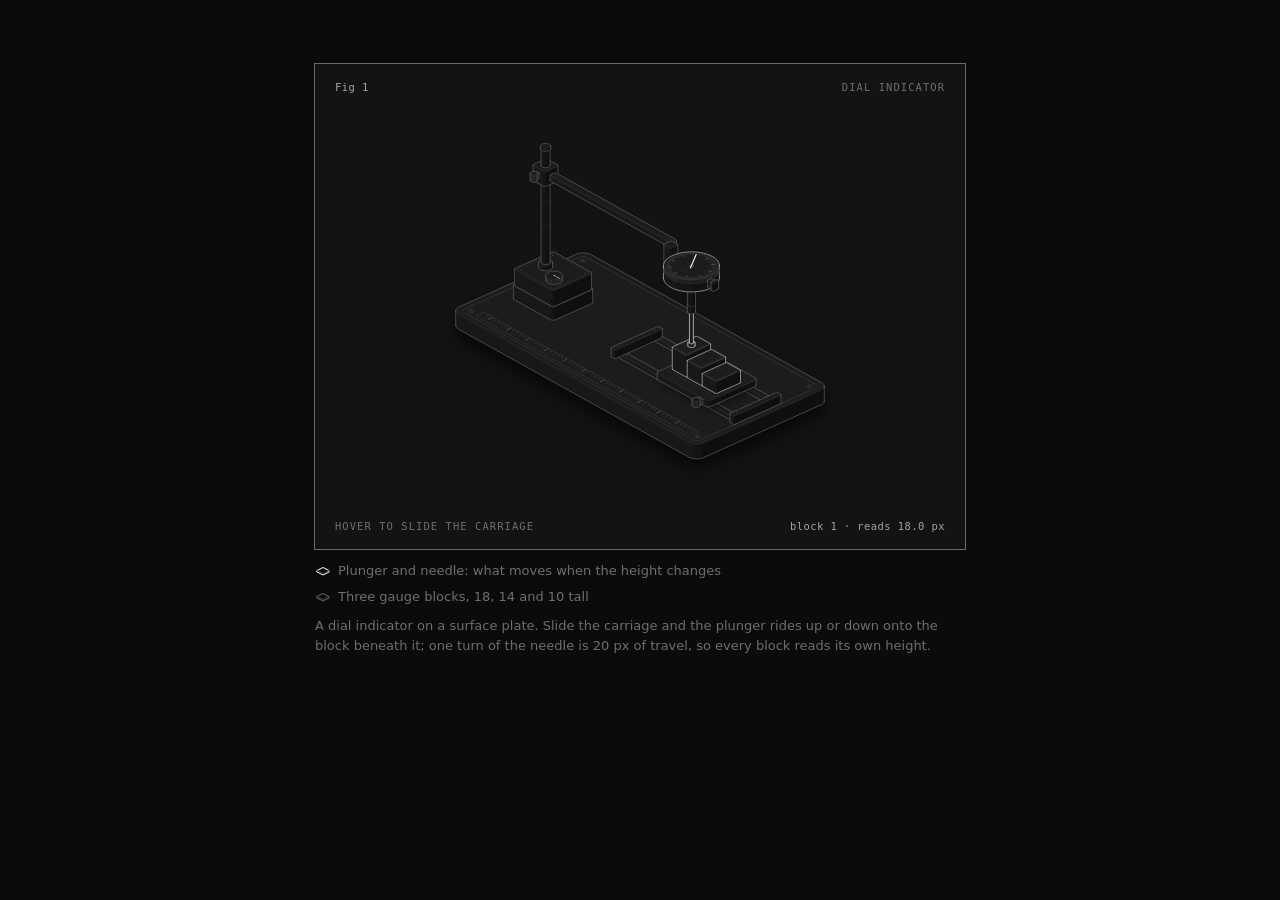
<file: .claude/skills/anatomy/examples/dial-indicator/dial-indicator.html>
<!doctype html><html lang="en"><head><meta charset="utf-8"><meta name="viewport" content="width=device-width, initial-scale=1"><title>Dial indicator</title><style>
.iso{
  --anatomy-page:#0b0b0b;--anatomy-card:#131313;--anatomy-text:#a3a3a3;--anatomy-strong:#e6e6e6;--anatomy-muted:#6e6e6e;
  --anatomy-paper:#131313;--anatomy-face:#1b1b1b;--anatomy-top:#1c1c1c;
  --anatomy-shade-0:#0f0f0f;--anatomy-shade-1:#121212;--anatomy-shade-2:#151515;--anatomy-shade-3:#181818;
  --anatomy-lit-top:#262626;--anatomy-lit-shade:#1d1d1d;
  --anatomy-hi:#d4d4d4;--anatomy-mid:#6a6a6a;--anatomy-lo:#3e3e3e;--anatomy-faint:#2a2a2a;--anatomy-lit:#ffffff;
  --anatomy-halo:#050505;--anatomy-halo-opacity:.9;--anatomy-dot:#e6e6e6;
  --anatomy-red:#ff6b6b;--anatomy-green:#6be0a0;--anatomy-blue:#6b9bff;
  --anatomy-weight:.6px;--anatomy-ease:cubic-bezier(.32,.72,0,1);
  --anatomy-mono:ui-monospace,"SF Mono",Menlo,Consolas,monospace;
  --anatomy-lift:inset 0 1px 0 0 #ffffff0a,inset 0 0 0 1px #ffffff06,0 0 0 1px #00000026,0 1px 1px -.5px #00000014,0 3px 3px -1.5px #00000014,0 6px 6px -3px #00000014,0 12px 12px -6px #00000014;
}
.iso[data-theme="light"]{
  --anatomy-page:#f2f2ef;--anatomy-card:#fbfbfa;--anatomy-text:#57575a;--anatomy-strong:#18181a;--anatomy-muted:#8c8c90;
  --anatomy-paper:#fbfbfa;--anatomy-face:#ffffff;--anatomy-top:#ffffff;
  --anatomy-shade-0:#dcdcd9;--anatomy-shade-1:#e5e5e2;--anatomy-shade-2:#ededea;--anatomy-shade-3:#f4f4f1;
  --anatomy-lit-top:#ffffff;--anatomy-lit-shade:#eeeeeb;
  --anatomy-hi:#26262a;--anatomy-mid:#8a8a8f;--anatomy-lo:#b4b4b8;--anatomy-faint:#d4d4d6;--anatomy-lit:#000000;
  --anatomy-halo:#8a8a80;--anatomy-halo-opacity:.32;--anatomy-dot:#3a3a3e;
  --anatomy-red:#e5484d;--anatomy-green:#30a46c;--anatomy-blue:#3e63dd;
  --anatomy-lift:inset 0 1px 0 0 #ffffff,0 0 0 1px #0000000f,0 1px 1px -.5px #0000000a,0 3px 3px -1.5px #0000000a,0 6px 6px -3px #0000000a,0 12px 12px -6px #0000000a;
}
.iso-svg{display:block;width:100%;height:auto;overflow:visible}
.iso-svg path,.iso-svg circle{vector-effect:non-scaling-stroke}
.iso-fill{fill:var(--anatomy-paper);stroke:none}
.iso-solid[data-lit]>.iso-fill{fill:var(--anatomy-face)}
.iso-shade,.iso-top{stroke:none}
.iso-shade[data-shade="0"]{fill:var(--anatomy-shade-0)}
.iso-shade[data-shade="1"]{fill:var(--anatomy-shade-1)}
.iso-shade[data-shade="2"]{fill:var(--anatomy-shade-2)}
.iso-shade[data-shade="3"]{fill:var(--anatomy-shade-3)}
.iso-top{fill:var(--anatomy-top)}
.iso-solid[data-lit]>.iso-top{fill:var(--anatomy-lit-top)}
.iso-solid[data-lit]>.iso-shade{fill:var(--anatomy-lit-shade)}
.iso-solid[data-seamless]>.iso-shade,.iso-solid[data-seamless]>.iso-top{stroke-width:.4;stroke-linejoin:round}
.iso-solid[data-seamless]>.iso-shade[data-shade="0"]{stroke:var(--anatomy-shade-0)}
.iso-solid[data-seamless]>.iso-shade[data-shade="1"]{stroke:var(--anatomy-shade-1)}
.iso-solid[data-seamless]>.iso-shade[data-shade="2"]{stroke:var(--anatomy-shade-2)}
.iso-solid[data-seamless]>.iso-shade[data-shade="3"]{stroke:var(--anatomy-shade-3)}
.iso-solid[data-seamless]>.iso-top{stroke:var(--anatomy-top)}
.iso-solid[data-seamless][data-lit]>.iso-top{stroke:var(--anatomy-lit-top)}
.iso-solid[data-seamless][data-lit]>.iso-shade{stroke:var(--anatomy-lit-shade)}
.iso-solid[data-lit]>.iso-edge{stroke:var(--anatomy-lit)}
.iso-halo{fill:var(--anatomy-halo);stroke:none;filter:blur(9px);opacity:var(--anatomy-halo-opacity);transform:translateY(3px)}
.iso-line{fill:none;stroke:var(--anatomy-lo);stroke-width:var(--anatomy-weight);stroke-linecap:round;stroke-linejoin:round}
.iso-line[data-tone="hi"]{stroke:var(--anatomy-hi)}
.iso-line[data-tone="mid"]{stroke:var(--anatomy-mid)}
.iso-line[data-tone="lo"]{stroke:var(--anatomy-lo)}
.iso-line[data-tone="faint"]{stroke:var(--anatomy-faint)}
.iso-line[data-tone="lit"]{stroke:var(--anatomy-lit)}
.iso-line[data-tone="red"]{stroke:var(--anatomy-red)}
.iso-line[data-tone="green"]{stroke:var(--anatomy-green)}
.iso-line[data-tone="blue"]{stroke:var(--anatomy-blue)}
.iso-line[data-dotted]{stroke-dasharray:.01 3.5;stroke-width:1}
.iso-line[data-dashed]{stroke-dasharray:3 3}
.iso-line[data-flow]{stroke-dasharray:2 6}
.iso-wire-end{fill:var(--anatomy-paper);stroke:var(--anatomy-lo);stroke-width:var(--anatomy-weight)}
.iso-wire[data-tone="hi"] .iso-wire-end{stroke:var(--anatomy-hi)}
.iso-wire[data-tone="mid"] .iso-wire-end{stroke:var(--anatomy-mid)}
.iso-wire[data-tone="faint"] .iso-wire-end{stroke:var(--anatomy-faint)}
.iso-wire[data-tone="lit"] .iso-wire-end{stroke:var(--anatomy-lit)}
.iso-dots circle{fill:var(--anatomy-dot);stroke:none;opacity:.32}
.iso-dots[data-tone="hi"] circle{opacity:.85}
.iso-dots[data-tone="mid"] circle{opacity:.45}
.iso-dots[data-tone="lo"] circle{opacity:.22}
.iso-dots[data-tone="faint"] circle{opacity:.12}
.iso-face-text{fill:var(--anatomy-mid);font-family:var(--anatomy-mono);letter-spacing:.04em}
.iso-face-text[data-tone="hi"]{fill:var(--anatomy-hi)}
.iso-face-text[data-tone="lo"]{fill:var(--anatomy-lo)}
.iso-face-text[data-tone="faint"]{fill:var(--anatomy-faint)}
.tb-body{fill:var(--anatomy-shade-2);stroke:none}
.tb-shine{fill:var(--anatomy-top);stroke:none}
.tb-shade{fill:var(--anatomy-shade-0);stroke:none}
.tb-ring{fill:none;stroke:var(--anatomy-lo);stroke-width:.45;stroke-linecap:butt;stroke-linejoin:round}
.tb-ring[data-tone="mid"]{stroke:var(--anatomy-mid)}
.tb-ring[data-tone="faint"]{stroke:var(--anatomy-faint)}
.tb-ring[data-tone="hi"]{stroke:var(--anatomy-hi)}
@keyframes iso-flow{to{stroke-dashoffset:-32}}
@keyframes iso-pulse{0%,100%{opacity:.18}12%{opacity:1}40%{opacity:.18}}
.iso-line[data-flow]{animation:iso-flow 1600ms linear infinite}
.iso-dots circle[data-pulse]{animation:iso-pulse 1600ms steps(1,end) infinite;animation-delay:var(--pulse-at,0ms)}
.iso-figure{margin:32px 0 36px}
.iso-plate{position:relative;padding:52px 24px;border-radius:0;background:var(--anatomy-card);box-shadow:0 0 0 1px var(--anatomy-mid);--anatomy-paper:var(--anatomy-card)}
.iso-plate-corners{position:absolute;inset:18px 20px;pointer-events:none}
.iso-plate-corner{position:absolute;color:var(--anatomy-muted);font-family:var(--anatomy-mono);font-size:10.5px;line-height:1;letter-spacing:.04em;white-space:nowrap}
.iso-plate-corner[data-corner="fig"]{top:0;left:0;color:var(--anatomy-text)}
.iso-plate-corner[data-corner="title"]{top:0;right:0;text-transform:uppercase;letter-spacing:.1em}
.iso-plate-corner[data-corner="hint"]{bottom:0;left:0;text-transform:uppercase;letter-spacing:.1em}
.iso-plate-corner[data-corner="readout"]{right:0;bottom:0;color:var(--anatomy-text);font-variant-numeric:tabular-nums}
.iso-plate .iso-svg{margin:0 auto}
.iso-legend{display:grid;gap:8px;margin-top:12px;color:var(--anatomy-muted);font-size:13px;line-height:1.55}
.iso-keys{display:flex;flex-wrap:wrap;gap:6px 18px}
.iso-key{display:inline-flex;align-items:center;gap:7px}
.iso-swatch{width:16px;height:10px;flex:none;overflow:visible}
.iso-swatch path{fill:none;stroke:var(--anatomy-hi);stroke-width:1;vector-effect:non-scaling-stroke;stroke-linejoin:round;stroke-linecap:round}
.iso-swatch[data-mark="raised"] path,.iso-swatch[data-mark="flat"] path{stroke:var(--anatomy-mid)}
.iso-swatch[data-mark="lit"] path{stroke:var(--anatomy-lit)}
.iso-swatch[data-mark="dim"] path{stroke:var(--anatomy-lo)}
.iso-swatch[data-mark="dotted"] path{stroke-dasharray:.01 3;stroke-width:1.4}
.iso-swatch[data-mark="dashed"] path{stroke-dasharray:3 2.5}
.iso-swatch[data-mark="red"] path{stroke:var(--anatomy-red)}
.iso-swatch[data-mark="green"] path{stroke:var(--anatomy-green)}
.iso-swatch[data-mark="blue"] path{stroke:var(--anatomy-blue)}
.iso-swatch-crease{stroke:var(--anatomy-lo)!important}
@media (max-width:560px){.iso-plate{padding:48px 12px 70px}.iso-plate-corner[data-corner="hint"]{bottom:18px}}
@media (prefers-reduced-motion:reduce){.iso-line[data-flow],.iso-dots circle[data-pulse]{animation:none}}

*{box-sizing:border-box}
html{color-scheme:dark}
body[data-theme="light"]{color-scheme:light}
body{margin:0;background:var(--anatomy-page);color:var(--anatomy-text);font:14px/1.6 ui-sans-serif,system-ui,-apple-system,"Segoe UI",sans-serif;-webkit-font-smoothing:antialiased}
.iso-page{width:min(650px,100% - 32px);margin:64px auto 96px}
</style></head><body class="iso" data-theme="dark"><main class="iso-page"><figure class="iso-figure"><div class="iso-plate"><div class="iso-plate-corners" aria-hidden="true"><span class="iso-plate-corner" data-corner="fig">Fig 1</span><span class="iso-plate-corner" data-corner="title">Dial indicator</span><span class="iso-plate-corner" data-corner="hint">Hover to slide the carriage</span><span class="iso-plate-corner" data-corner="readout" data-readout>block 1 · reads 18.0 px</span></div><div class="iso-stage" tabindex="0" role="slider" aria-label="Dial indicator: arrow keys move the carriage from block to block" aria-valuemin="0" aria-valuemax="18" aria-valuenow="18"><svg xmlns="http://www.w3.org/2000/svg" class="iso-svg" viewBox="0 0 600 380" role="img" aria-label="A dial indicator on a surface plate. A magnetic base holds a post and an arm; the arm carries a dial whose plunger rests on three gauge blocks, 18, 14 and 10 tall, on a carriage that slides along two rails. Wherever the carriage stops, the plunger rises to the block under it and the needle turns by the same amount."><path class="iso-halo" d="M116.3 200L116.6 199L117.3 197.9L118.5 197L119.9 196.2L235.9 144L237.6 143.3L239.6 142.9L241.7 142.6L243.9 142.6L246.1 142.7L248.1 143.1L250 143.7L251.6 144.4L480.9 271.7L482.2 272.6L483.1 273.6L483.6 274.7L483.7 275.8L483.7 290.2L483.4 291.3L482.7 292.3L481.5 293.3L480.1 294.1L364.1 346.3L362.4 346.9L360.4 347.4L358.3 347.6L356.1 347.7L353.9 347.5L351.9 347.2L350 346.6L348.4 345.9L119.1 218.5L117.8 217.7L116.9 216.7L116.4 215.6L116.3 214.5Z"/><g class="iso-solid"><path class="iso-fill" d="M232.1 174.7L232.3 173.7L232.9 172.6L233.9 171.6L235.4 170.8L237.1 170.2L239.1 169.8L241.3 169.6L243.5 169.6L245.6 169.9L247.5 170.5L249.1 171.2L250.4 172.1L251.2 173.1L251.6 174.2L251.6 176.1L251.5 177.2L250.9 178.2L249.9 179.2L248.4 180L246.6 180.6L244.6 181.1L242.5 181.2L240.3 181.2L238.2 180.9L236.3 180.4L234.6 179.6L233.4 178.8L232.5 177.7L232.1 176.7Z"/><path class="iso-shade" data-shade="0" d="M248.4 180L246.6 180.6L246.6 178.7L248.4 178.1ZM251.6 176.1L251.5 177.2L251.5 175.2L251.6 174.2ZM251.5 177.2L250.9 178.2L250.9 176.3L251.5 175.2ZM250.9 178.2L249.9 179.2L249.9 177.3L250.9 176.3ZM249.9 179.2L248.4 180L248.4 178.1L249.9 177.3Z"/><path class="iso-shade" data-shade="1" d="M246.6 180.6L244.6 181.1L244.6 179.1L246.6 178.7ZM244.6 181.1L242.5 181.2L242.5 179.3L244.6 179.1Z"/><path class="iso-shade" data-shade="2" d="M242.5 181.2L240.3 181.2L240.3 179.3L242.5 179.3ZM240.3 181.2L238.2 180.9L238.2 179L240.3 179.3ZM238.2 180.9L236.3 180.4L236.3 178.4L238.2 179Z"/><path class="iso-shade" data-shade="3" d="M236.3 180.4L234.6 179.6L234.6 177.7L236.3 178.4ZM234.6 179.6L233.4 178.8L233.4 176.8L234.6 177.7ZM233.4 178.8L232.5 177.7L232.5 175.8L233.4 176.8ZM232.5 177.7L232.1 176.7L232.1 174.7L232.5 175.8Z"/><path class="iso-top" d="M248.4 178.1L246.6 178.7L244.6 179.1L242.5 179.3L240.3 179.3L238.2 179L236.3 178.4L234.6 177.7L233.4 176.8L232.5 175.8L232.1 174.7L232.3 173.7L232.9 172.6L233.9 171.6L235.4 170.8L237.1 170.2L239.1 169.8L241.3 169.6L243.5 169.6L245.6 169.9L247.5 170.5L249.1 171.2L250.4 172.1L251.2 173.1L251.6 174.2L251.5 175.2L250.9 176.3L249.9 177.3Z"/><path class="iso-line iso-crease" data-tone="faint" d="M251.6 174.2L251.5 175.2L250.9 176.3L249.9 177.3L248.4 178.1L246.6 178.7L244.6 179.1L242.5 179.3L240.3 179.3L238.2 179L236.3 178.4L234.6 177.7L233.4 176.8L232.5 175.8L232.1 174.7"/><path class="iso-line iso-edge" data-tone="lo" d="M232.1 174.7L232.3 173.7L232.9 172.6L233.9 171.6L235.4 170.8L237.1 170.2L239.1 169.8L241.3 169.6L243.5 169.6L245.6 169.9L247.5 170.5L249.1 171.2L250.4 172.1L251.2 173.1L251.6 174.2M251.6 176.1L251.5 177.2L250.9 178.2L249.9 179.2L248.4 180L246.6 180.6L244.6 181.1L242.5 181.2L240.3 181.2L238.2 180.9L236.3 180.4L234.6 179.6L233.4 178.8L232.5 177.7L232.1 176.7M232.1 174.7L232.1 176.7M251.6 174.2L251.6 176.1"/></g><g class="iso-solid"><path class="iso-fill" d="M234.4 170.6L234.5 169.7L234.9 168.9L235.7 168.2L236.8 167.6L238.2 167.1L239.8 166.7L241.4 166.6L243.1 166.6L244.7 166.9L246.2 167.3L247.5 167.8L248.5 168.5L249.1 169.3L249.4 170.1L249.4 174.2L249.3 175.1L248.8 175.9L248 176.6L246.9 177.2L245.5 177.7L244 178.1L242.3 178.2L240.6 178.2L239 177.9L237.6 177.5L236.3 177L235.3 176.3L234.7 175.5L234.4 174.7Z"/><path class="iso-shade" data-shade="0" d="M246.9 177.2L245.5 177.7L245.5 173.6L246.9 173.1ZM249.4 174.2L249.3 175.1L249.3 171L249.4 170.1ZM249.3 175.1L248.8 175.9L248.8 171.8L249.3 171ZM248.8 175.9L248 176.6L248 172.5L248.8 171.8ZM248 176.6L246.9 177.2L246.9 173.1L248 172.5Z"/><path class="iso-shade" data-shade="1" d="M245.5 177.7L244 178.1L244 174L245.5 173.6ZM244 178.1L242.3 178.2L242.3 174.1L244 174Z"/><path class="iso-shade" data-shade="2" d="M242.3 178.2L240.6 178.2L240.6 174.1L242.3 174.1ZM240.6 178.2L239 177.9L239 173.8L240.6 174.1ZM239 177.9L237.6 177.5L237.6 173.4L239 173.8Z"/><path class="iso-shade" data-shade="3" d="M237.6 177.5L236.3 177L236.3 172.9L237.6 173.4ZM236.3 177L235.3 176.3L235.3 172.2L236.3 172.9ZM235.3 176.3L234.7 175.5L234.7 171.4L235.3 172.2ZM234.7 175.5L234.4 174.7L234.4 170.6L234.7 171.4Z"/><path class="iso-top" d="M246.9 173.1L245.5 173.6L244 174L242.3 174.1L240.6 174.1L239 173.8L237.6 173.4L236.3 172.9L235.3 172.2L234.7 171.4L234.4 170.6L234.5 169.7L234.9 168.9L235.7 168.2L236.8 167.6L238.2 167.1L239.8 166.7L241.4 166.6L243.1 166.6L244.7 166.9L246.2 167.3L247.5 167.8L248.5 168.5L249.1 169.3L249.4 170.1L249.3 171L248.8 171.8L248 172.5Z"/><path class="iso-line iso-crease" data-tone="faint" d="M249.4 170.1L249.3 171L248.8 171.8L248 172.5L246.9 173.1L245.5 173.6L244 174L242.3 174.1L240.6 174.1L239 173.8L237.6 173.4L236.3 172.9L235.3 172.2L234.7 171.4L234.4 170.6"/><path class="iso-line iso-edge" data-tone="mid" d="M234.4 170.6L234.5 169.7L234.9 168.9L235.7 168.2L236.8 167.6L238.2 167.1L239.8 166.7L241.4 166.6L243.1 166.6L244.7 166.9L246.2 167.3L247.5 167.8L248.5 168.5L249.1 169.3L249.4 170.1M249.4 174.2L249.3 175.1L248.8 175.9L248 176.6L246.9 177.2L245.5 177.7L244 178.1L242.3 178.2L240.6 178.2L239 177.9L237.6 177.5L236.3 177L235.3 176.3L234.7 175.5L234.4 174.7M234.4 170.6L234.4 174.7M249.4 170.1L249.4 174.2"/></g><g class="iso-solid"><path class="iso-fill" d="M145.2 213.9L145.3 212.8L145.9 211.7L147 210.8L148.4 210L150.2 209.3L152.2 208.9L154.3 208.7L156.5 208.8L158.6 209.1L160.5 209.6L162.2 210.3L163.4 211.2L164.3 212.2L164.7 213.3L164.7 215.2L164.5 216.3L163.9 217.4L162.9 218.3L161.5 219.1L159.7 219.8L157.7 220.2L155.5 220.4L153.3 220.3L151.2 220L149.3 219.5L147.7 218.8L146.4 217.9L145.6 216.9L145.2 215.8Z"/><path class="iso-shade" data-shade="0" d="M161.5 219.1L159.7 219.8L159.7 217.9L161.5 217.2ZM164.7 215.2L164.5 216.3L164.5 214.4L164.7 213.3ZM164.5 216.3L163.9 217.4L163.9 215.4L164.5 214.4ZM163.9 217.4L162.9 218.3L162.9 216.4L163.9 215.4ZM162.9 218.3L161.5 219.1L161.5 217.2L162.9 216.4Z"/><path class="iso-shade" data-shade="1" d="M159.7 219.8L157.7 220.2L157.7 218.3L159.7 217.9ZM157.7 220.2L155.5 220.4L155.5 218.5L157.7 218.3Z"/><path class="iso-shade" data-shade="2" d="M155.5 220.4L153.3 220.3L153.3 218.4L155.5 218.5ZM153.3 220.3L151.2 220L151.2 218.1L153.3 218.4ZM151.2 220L149.3 219.5L149.3 217.6L151.2 218.1Z"/><path class="iso-shade" data-shade="3" d="M149.3 219.5L147.7 218.8L147.7 216.9L149.3 217.6ZM147.7 218.8L146.4 217.9L146.4 216L147.7 216.9ZM146.4 217.9L145.6 216.9L145.6 215L146.4 216ZM145.6 216.9L145.2 215.8L145.2 213.9L145.6 215Z"/><path class="iso-top" d="M161.5 217.2L159.7 217.9L157.7 218.3L155.5 218.5L153.3 218.4L151.2 218.1L149.3 217.6L147.7 216.9L146.4 216L145.6 215L145.2 213.9L145.3 212.8L145.9 211.7L147 210.8L148.4 210L150.2 209.3L152.2 208.9L154.3 208.7L156.5 208.8L158.6 209.1L160.5 209.6L162.2 210.3L163.4 211.2L164.3 212.2L164.7 213.3L164.5 214.4L163.9 215.4L162.9 216.4Z"/><path class="iso-line iso-crease" data-tone="faint" d="M164.7 213.3L164.5 214.4L163.9 215.4L162.9 216.4L161.5 217.2L159.7 217.9L157.7 218.3L155.5 218.5L153.3 218.4L151.2 218.1L149.3 217.6L147.7 216.9L146.4 216L145.6 215L145.2 213.9"/><path class="iso-line iso-edge" data-tone="lo" d="M145.2 213.9L145.3 212.8L145.9 211.7L147 210.8L148.4 210L150.2 209.3L152.2 208.9L154.3 208.7L156.5 208.8L158.6 209.1L160.5 209.6L162.2 210.3L163.4 211.2L164.3 212.2L164.7 213.3M164.7 215.2L164.5 216.3L163.9 217.4L162.9 218.3L161.5 219.1L159.7 219.8L157.7 220.2L155.5 220.4L153.3 220.3L151.2 220L149.3 219.5L147.7 218.8L146.4 217.9L145.6 216.9L145.2 215.8M145.2 213.9L145.2 215.8M164.7 213.3L164.7 215.2"/></g><g class="iso-solid"><path class="iso-fill" d="M147.4 209.7L147.5 208.9L148 208.1L148.8 207.3L149.9 206.7L151.3 206.2L152.8 205.9L154.5 205.7L156.2 205.8L157.8 206L159.3 206.4L160.5 207L161.5 207.7L162.1 208.4L162.4 209.3L162.4 213.4L162.3 214.2L161.9 215L161.1 215.8L160 216.4L158.6 216.9L157 217.2L155.4 217.4L153.7 217.3L152.1 217.1L150.6 216.7L149.3 216.1L148.4 215.4L147.7 214.7L147.4 213.8Z"/><path class="iso-shade" data-shade="0" d="M160 216.4L158.6 216.9L158.6 212.8L160 212.3ZM162.4 213.4L162.3 214.2L162.3 210.1L162.4 209.3ZM162.3 214.2L161.9 215L161.9 210.9L162.3 210.1ZM161.9 215L161.1 215.8L161.1 211.7L161.9 210.9ZM161.1 215.8L160 216.4L160 212.3L161.1 211.7Z"/><path class="iso-shade" data-shade="1" d="M158.6 216.9L157 217.2L157 213.1L158.6 212.8ZM157 217.2L155.4 217.4L155.4 213.2L157 213.1Z"/><path class="iso-shade" data-shade="2" d="M155.4 217.4L153.7 217.3L153.7 213.2L155.4 213.2ZM153.7 217.3L152.1 217.1L152.1 213L153.7 213.2ZM152.1 217.1L150.6 216.7L150.6 212.6L152.1 213Z"/><path class="iso-shade" data-shade="3" d="M150.6 216.7L149.3 216.1L149.3 212L150.6 212.6ZM149.3 216.1L148.4 215.4L148.4 211.3L149.3 212ZM148.4 215.4L147.7 214.7L147.7 210.5L148.4 211.3ZM147.7 214.7L147.4 213.8L147.4 209.7L147.7 210.5Z"/><path class="iso-top" d="M160 212.3L158.6 212.8L157 213.1L155.4 213.2L153.7 213.2L152.1 213L150.6 212.6L149.3 212L148.4 211.3L147.7 210.5L147.4 209.7L147.5 208.9L148 208.1L148.8 207.3L149.9 206.7L151.3 206.2L152.8 205.9L154.5 205.7L156.2 205.8L157.8 206L159.3 206.4L160.5 207L161.5 207.7L162.1 208.4L162.4 209.3L162.3 210.1L161.9 210.9L161.1 211.7Z"/><path class="iso-line iso-crease" data-tone="faint" d="M162.4 209.3L162.3 210.1L161.9 210.9L161.1 211.7L160 212.3L158.6 212.8L157 213.1L155.4 213.2L153.7 213.2L152.1 213L150.6 212.6L149.3 212L148.4 211.3L147.7 210.5L147.4 209.7"/><path class="iso-line iso-edge" data-tone="mid" d="M147.4 209.7L147.5 208.9L148 208.1L148.8 207.3L149.9 206.7L151.3 206.2L152.8 205.9L154.5 205.7L156.2 205.8L157.8 206L159.3 206.4L160.5 207L161.5 207.7L162.1 208.4L162.4 209.3M162.4 213.4L162.3 214.2L161.9 215L161.1 215.8L160 216.4L158.6 216.9L157 217.2L155.4 217.4L153.7 217.3L152.1 217.1L150.6 216.7L149.3 216.1L148.4 215.4L147.7 214.7L147.4 213.8M147.4 209.7L147.4 213.8M162.4 209.3L162.4 213.4"/></g><g class="iso-solid"><path class="iso-fill" d="M435.3 287.6L435.5 286.5L436.1 285.4L437.1 284.5L438.5 283.7L440.3 283L442.3 282.6L444.5 282.4L446.7 282.5L448.8 282.8L450.7 283.3L452.3 284L453.6 284.9L454.4 285.9L454.8 287L454.8 288.9L454.7 290L454.1 291.1L453 292L451.6 292.8L449.8 293.5L447.8 293.9L445.7 294.1L443.5 294L441.4 293.7L439.5 293.2L437.8 292.5L436.6 291.6L435.7 290.6L435.3 289.5Z"/><path class="iso-shade" data-shade="0" d="M451.6 292.8L449.8 293.5L449.8 291.5L451.6 290.9ZM454.8 288.9L454.7 290L454.7 288.1L454.8 287ZM454.7 290L454.1 291.1L454.1 289.1L454.7 288.1ZM454.1 291.1L453 292L453 290.1L454.1 289.1ZM453 292L451.6 292.8L451.6 290.9L453 290.1Z"/><path class="iso-shade" data-shade="1" d="M449.8 293.5L447.8 293.9L447.8 292L449.8 291.5ZM447.8 293.9L445.7 294.1L445.7 292.1L447.8 292Z"/><path class="iso-shade" data-shade="2" d="M445.7 294.1L443.5 294L443.5 292.1L445.7 292.1ZM443.5 294L441.4 293.7L441.4 291.8L443.5 292.1ZM441.4 293.7L439.5 293.2L439.5 291.3L441.4 291.8Z"/><path class="iso-shade" data-shade="3" d="M439.5 293.2L437.8 292.5L437.8 290.5L439.5 291.3ZM437.8 292.5L436.6 291.6L436.6 289.7L437.8 290.5ZM436.6 291.6L435.7 290.6L435.7 288.7L436.6 289.7ZM435.7 290.6L435.3 289.5L435.3 287.6L435.7 288.7Z"/><path class="iso-top" d="M451.6 290.9L449.8 291.5L447.8 292L445.7 292.1L443.5 292.1L441.4 291.8L439.5 291.3L437.8 290.5L436.6 289.7L435.7 288.7L435.3 287.6L435.5 286.5L436.1 285.4L437.1 284.5L438.5 283.7L440.3 283L442.3 282.6L444.5 282.4L446.7 282.5L448.8 282.8L450.7 283.3L452.3 284L453.6 284.9L454.4 285.9L454.8 287L454.7 288.1L454.1 289.1L453 290.1Z"/><path class="iso-line iso-crease" data-tone="faint" d="M454.8 287L454.7 288.1L454.1 289.1L453 290.1L451.6 290.9L449.8 291.5L447.8 292L445.7 292.1L443.5 292.1L441.4 291.8L439.5 291.3L437.8 290.5L436.6 289.7L435.7 288.7L435.3 287.6"/><path class="iso-line iso-edge" data-tone="lo" d="M435.3 287.6L435.5 286.5L436.1 285.4L437.1 284.5L438.5 283.7L440.3 283L442.3 282.6L444.5 282.4L446.7 282.5L448.8 282.8L450.7 283.3L452.3 284L453.6 284.9L454.4 285.9L454.8 287M454.8 288.9L454.7 290L454.1 291.1L453 292L451.6 292.8L449.8 293.5L447.8 293.9L445.7 294.1L443.5 294L441.4 293.7L439.5 293.2L437.8 292.5L436.6 291.6L435.7 290.6L435.3 289.5M435.3 287.6L435.3 289.5M454.8 287L454.8 288.9"/></g><g class="iso-solid"><path class="iso-fill" d="M437.6 283.4L437.7 282.6L438.1 281.8L438.9 281L440 280.4L441.4 279.9L443 279.6L444.6 279.4L446.3 279.5L447.9 279.7L449.4 280.1L450.7 280.7L451.6 281.4L452.3 282.1L452.6 283L452.6 287.1L452.5 287.9L452 288.7L451.2 289.4L450.1 290.1L448.7 290.6L447.2 290.9L445.5 291L443.8 291L442.2 290.8L440.7 290.4L439.5 289.8L438.5 289.1L437.9 288.3L437.6 287.5Z"/><path class="iso-shade" data-shade="0" d="M450.1 290.1L448.7 290.6L448.7 286.5L450.1 286ZM452.6 287.1L452.5 287.9L452.5 283.8L452.6 283ZM452.5 287.9L452 288.7L452 284.6L452.5 283.8ZM452 288.7L451.2 289.4L451.2 285.3L452 284.6ZM451.2 289.4L450.1 290.1L450.1 286L451.2 285.3Z"/><path class="iso-shade" data-shade="1" d="M448.7 290.6L447.2 290.9L447.2 286.8L448.7 286.5ZM447.2 290.9L445.5 291L445.5 286.9L447.2 286.8Z"/><path class="iso-shade" data-shade="2" d="M445.5 291L443.8 291L443.8 286.9L445.5 286.9ZM443.8 291L442.2 290.8L442.2 286.7L443.8 286.9ZM442.2 290.8L440.7 290.4L440.7 286.3L442.2 286.7Z"/><path class="iso-shade" data-shade="3" d="M440.7 290.4L439.5 289.8L439.5 285.7L440.7 286.3ZM439.5 289.8L438.5 289.1L438.5 285L439.5 285.7ZM438.5 289.1L437.9 288.3L437.9 284.2L438.5 285ZM437.9 288.3L437.6 287.5L437.6 283.4L437.9 284.2Z"/><path class="iso-top" d="M450.1 286L448.7 286.5L447.2 286.8L445.5 286.9L443.8 286.9L442.2 286.7L440.7 286.3L439.5 285.7L438.5 285L437.9 284.2L437.6 283.4L437.7 282.6L438.1 281.8L438.9 281L440 280.4L441.4 279.9L443 279.6L444.6 279.4L446.3 279.5L447.9 279.7L449.4 280.1L450.7 280.7L451.6 281.4L452.3 282.1L452.6 283L452.5 283.8L452 284.6L451.2 285.3Z"/><path class="iso-line iso-crease" data-tone="faint" d="M452.6 283L452.5 283.8L452 284.6L451.2 285.3L450.1 286L448.7 286.5L447.2 286.8L445.5 286.9L443.8 286.9L442.2 286.7L440.7 286.3L439.5 285.7L438.5 285L437.9 284.2L437.6 283.4"/><path class="iso-line iso-edge" data-tone="mid" d="M437.6 283.4L437.7 282.6L438.1 281.8L438.9 281L440 280.4L441.4 279.9L443 279.6L444.6 279.4L446.3 279.5L447.9 279.7L449.4 280.1L450.7 280.7L451.6 281.4L452.3 282.1L452.6 283M452.6 287.1L452.5 287.9L452 288.7L451.2 289.4L450.1 290.1L448.7 290.6L447.2 290.9L445.5 291L443.8 291L442.2 290.8L440.7 290.4L439.5 289.8L438.5 289.1L437.9 288.3L437.6 287.5M437.6 283.4L437.6 287.5M452.6 283L452.6 287.1"/></g><g class="iso-solid"><path class="iso-fill" d="M348.4 326.7L348.5 325.6L349.1 324.6L350.1 323.6L351.6 322.8L353.4 322.2L355.4 321.8L357.5 321.6L359.7 321.6L361.8 321.9L363.7 322.4L365.4 323.2L366.6 324.1L367.5 325.1L367.9 326.1L367.9 328.1L367.7 329.2L367.1 330.2L366.1 331.2L364.6 332L362.9 332.6L360.9 333L358.7 333.2L356.5 333.2L354.4 332.9L352.5 332.3L350.9 331.6L349.6 330.7L348.8 329.7L348.4 328.7Z"/><path class="iso-shade" data-shade="0" d="M364.6 332L362.9 332.6L362.9 330.7L364.6 330.1ZM367.9 328.1L367.7 329.2L367.7 327.2L367.9 326.1ZM367.7 329.2L367.1 330.2L367.1 328.3L367.7 327.2ZM367.1 330.2L366.1 331.2L366.1 329.2L367.1 328.3ZM366.1 331.2L364.6 332L364.6 330.1L366.1 329.2Z"/><path class="iso-shade" data-shade="1" d="M362.9 332.6L360.9 333L360.9 331.1L362.9 330.7ZM360.9 333L358.7 333.2L358.7 331.3L360.9 331.1Z"/><path class="iso-shade" data-shade="2" d="M358.7 333.2L356.5 333.2L356.5 331.2L358.7 331.3ZM356.5 333.2L354.4 332.9L354.4 330.9L356.5 331.2ZM354.4 332.9L352.5 332.3L352.5 330.4L354.4 330.9Z"/><path class="iso-shade" data-shade="3" d="M352.5 332.3L350.9 331.6L350.9 329.7L352.5 330.4ZM350.9 331.6L349.6 330.7L349.6 328.8L350.9 329.7ZM349.6 330.7L348.8 329.7L348.8 327.8L349.6 328.8ZM348.8 329.7L348.4 328.7L348.4 326.7L348.8 327.8Z"/><path class="iso-top" d="M364.6 330.1L362.9 330.7L360.9 331.1L358.7 331.3L356.5 331.2L354.4 330.9L352.5 330.4L350.9 329.7L349.6 328.8L348.8 327.8L348.4 326.7L348.5 325.6L349.1 324.6L350.1 323.6L351.6 322.8L353.4 322.2L355.4 321.8L357.5 321.6L359.7 321.6L361.8 321.9L363.7 322.4L365.4 323.2L366.6 324.1L367.5 325.1L367.9 326.1L367.7 327.2L367.1 328.3L366.1 329.2Z"/><path class="iso-line iso-crease" data-tone="faint" d="M367.9 326.1L367.7 327.2L367.1 328.3L366.1 329.2L364.6 330.1L362.9 330.7L360.9 331.1L358.7 331.3L356.5 331.2L354.4 330.9L352.5 330.4L350.9 329.7L349.6 328.8L348.8 327.8L348.4 326.7"/><path class="iso-line iso-edge" data-tone="lo" d="M348.4 326.7L348.5 325.6L349.1 324.6L350.1 323.6L351.6 322.8L353.4 322.2L355.4 321.8L357.5 321.6L359.7 321.6L361.8 321.9L363.7 322.4L365.4 323.2L366.6 324.1L367.5 325.1L367.9 326.1M367.9 328.1L367.7 329.2L367.1 330.2L366.1 331.2L364.6 332L362.9 332.6L360.9 333L358.7 333.2L356.5 333.2L354.4 332.9L352.5 332.3L350.9 331.6L349.6 330.7L348.8 329.7L348.4 328.7M348.4 326.7L348.4 328.7M367.9 326.1L367.9 328.1"/></g><g class="iso-solid"><path class="iso-fill" d="M350.6 322.6L350.7 321.7L351.2 320.9L352 320.2L353.1 319.5L354.5 319L356 318.7L357.7 318.6L359.4 318.6L361 318.8L362.4 319.3L363.7 319.8L364.7 320.5L365.3 321.3L365.6 322.1L365.6 326.2L365.5 327L365.1 327.9L364.3 328.6L363.2 329.2L361.8 329.7L360.2 330L358.6 330.2L356.9 330.1L355.3 329.9L353.8 329.5L352.5 328.9L351.5 328.3L350.9 327.5L350.6 326.7Z"/><path class="iso-shade" data-shade="0" d="M363.2 329.2L361.8 329.7L361.8 325.6L363.2 325.1ZM365.6 326.2L365.5 327L365.5 322.9L365.6 322.1ZM365.5 327L365.1 327.9L365.1 323.8L365.5 322.9ZM365.1 327.9L364.3 328.6L364.3 324.5L365.1 323.8ZM364.3 328.6L363.2 329.2L363.2 325.1L364.3 324.5Z"/><path class="iso-shade" data-shade="1" d="M361.8 329.7L360.2 330L360.2 325.9L361.8 325.6ZM360.2 330L358.6 330.2L358.6 326.1L360.2 325.9Z"/><path class="iso-shade" data-shade="2" d="M358.6 330.2L356.9 330.1L356.9 326L358.6 326.1ZM356.9 330.1L355.3 329.9L355.3 325.8L356.9 326ZM355.3 329.9L353.8 329.5L353.8 325.4L355.3 325.8Z"/><path class="iso-shade" data-shade="3" d="M353.8 329.5L352.5 328.9L352.5 324.8L353.8 325.4ZM352.5 328.9L351.5 328.3L351.5 324.2L352.5 324.8ZM351.5 328.3L350.9 327.5L350.9 323.4L351.5 324.2ZM350.9 327.5L350.6 326.7L350.6 322.6L350.9 323.4Z"/><path class="iso-top" d="M363.2 325.1L361.8 325.6L360.2 325.9L358.6 326.1L356.9 326L355.3 325.8L353.8 325.4L352.5 324.8L351.5 324.2L350.9 323.4L350.6 322.6L350.7 321.7L351.2 320.9L352 320.2L353.1 319.5L354.5 319L356 318.7L357.7 318.6L359.4 318.6L361 318.8L362.4 319.3L363.7 319.8L364.7 320.5L365.3 321.3L365.6 322.1L365.5 322.9L365.1 323.8L364.3 324.5Z"/><path class="iso-line iso-crease" data-tone="faint" d="M365.6 322.1L365.5 322.9L365.1 323.8L364.3 324.5L363.2 325.1L361.8 325.6L360.2 325.9L358.6 326.1L356.9 326L355.3 325.8L353.8 325.4L352.5 324.8L351.5 324.2L350.9 323.4L350.6 322.6"/><path class="iso-line iso-edge" data-tone="mid" d="M350.6 322.6L350.7 321.7L351.2 320.9L352 320.2L353.1 319.5L354.5 319L356 318.7L357.7 318.6L359.4 318.6L361 318.8L362.4 319.3L363.7 319.8L364.7 320.5L365.3 321.3L365.6 322.1M365.6 326.2L365.5 327L365.1 327.9L364.3 328.6L363.2 329.2L361.8 329.7L360.2 330L358.6 330.2L356.9 330.1L355.3 329.9L353.8 329.5L352.5 328.9L351.5 328.3L350.9 327.5L350.6 326.7M350.6 322.6L350.6 326.7M365.6 322.1L365.6 326.2"/></g><g class="iso-solid"><path class="iso-fill" d="M116.3 194L116.6 192.9L117.3 191.9L118.5 191L119.9 190.2L235.9 138L237.6 137.3L239.6 136.8L241.7 136.6L243.9 136.5L246.1 136.7L248.1 137.1L250 137.6L251.6 138.4L480.9 265.7L482.2 266.6L483.1 267.6L483.6 268.6L483.7 269.7L483.7 284.2L483.4 285.3L482.7 286.3L481.5 287.2L480.1 288L364.1 340.2L362.4 340.9L360.4 341.4L358.3 341.6L356.1 341.7L353.9 341.5L351.9 341.1L350 340.6L348.4 339.8L119.1 212.5L117.8 211.6L116.9 210.6L116.4 209.6L116.3 208.5Z"/><path class="iso-shade" data-shade="0" d="M483.7 284.2L483.4 285.3L483.4 270.8L483.7 269.7ZM483.4 285.3L482.7 286.3L482.7 271.8L483.4 270.8ZM482.7 286.3L481.5 287.2L481.5 272.8L482.7 271.8ZM481.5 287.2L480.1 288L480.1 273.6L481.5 272.8ZM480.1 288L364.1 340.2L364.1 325.8L480.1 273.6ZM364.1 340.2L362.4 340.9L362.4 326.4L364.1 325.8Z"/><path class="iso-shade" data-shade="1" d="M362.4 340.9L360.4 341.4L360.4 326.9L362.4 326.4ZM360.4 341.4L358.3 341.6L358.3 327.1L360.4 326.9ZM358.3 341.6L356.1 341.7L356.1 327.2L358.3 327.1Z"/><path class="iso-shade" data-shade="2" d="M356.1 341.7L353.9 341.5L353.9 327L356.1 327.2ZM353.9 341.5L351.9 341.1L351.9 326.7L353.9 327Z"/><path class="iso-shade" data-shade="3" d="M351.9 341.1L350 340.6L350 326.1L351.9 326.7ZM350 340.6L348.4 339.8L348.4 325.4L350 326.1ZM348.4 339.8L119.1 212.5L119.1 198L348.4 325.4ZM119.1 212.5L117.8 211.6L117.8 197.1L119.1 198ZM117.8 211.6L116.9 210.6L116.9 196.2L117.8 197.1ZM116.9 210.6L116.4 209.6L116.4 195.1L116.9 196.2ZM116.4 209.6L116.3 208.5L116.3 194L116.4 195.1Z"/><path class="iso-top" d="M480.9 265.7L482.2 266.6L483.1 267.6L483.6 268.6L483.7 269.7L483.4 270.8L482.7 271.8L481.5 272.8L480.1 273.6L364.1 325.8L362.4 326.4L360.4 326.9L358.3 327.1L356.1 327.2L353.9 327L351.9 326.7L350 326.1L348.4 325.4L119.1 198L117.8 197.1L116.9 196.2L116.4 195.1L116.3 194L116.6 192.9L117.3 191.9L118.5 191L119.9 190.2L235.9 138L237.6 137.3L239.6 136.8L241.7 136.6L243.9 136.5L246.1 136.7L248.1 137.1L250 137.6L251.6 138.4Z"/><path class="iso-line iso-crease" data-tone="faint" d="M483.7 269.7L483.4 270.8L482.7 271.8L481.5 272.8L480.1 273.6L364.1 325.8L362.4 326.4L360.4 326.9L358.3 327.1L356.1 327.2L353.9 327L351.9 326.7L350 326.1L348.4 325.4L119.1 198L117.8 197.1L116.9 196.2L116.4 195.1L116.3 194"/><path class="iso-line iso-bevel" data-tone="faint" d="M483.7 269.7L481.3 270.5L480.7 271.3L479.8 272.1L478.5 272.8L362.7 324.9L361.2 325.5L359.7 325.8L358 326L356.2 326.1L354.5 325.9L352.8 325.6L351.3 325.2L350 324.6L120.8 197.3L119.7 196.6L119 195.8L118.6 194.9L116.3 194"/><path class="iso-line iso-edge" data-tone="mid" d="M116.3 194L116.6 192.9L117.3 191.9L118.5 191L119.9 190.2L235.9 138L237.6 137.3L239.6 136.8L241.7 136.6L243.9 136.5L246.1 136.7L248.1 137.1L250 137.6L251.6 138.4L480.9 265.7L482.2 266.6L483.1 267.6L483.6 268.6L483.7 269.7M483.7 284.2L483.4 285.3L482.7 286.3L481.5 287.2L480.1 288L364.1 340.2L362.4 340.9L360.4 341.4L358.3 341.6L356.1 341.7L353.9 341.5L351.9 341.1L350 340.6L348.4 339.8L119.1 212.5L117.8 211.6L116.9 210.6L116.4 209.6L116.3 208.5M483.7 269.7L483.7 284.2M116.3 194L116.3 208.5"/></g><path class="iso-line" data-tone="lo" d="M475.7 268L476.2 268.4L476.6 268.7L476.8 269.1L476.8 269.5L476.7 269.9L476.4 270.3L476 270.7L475.4 271L359.5 323.2L358.8 323.4L358.1 323.6L357.3 323.7L356.5 323.7L355.6 323.6L354.9 323.5L354.2 323.3L353.6 323L124.3 195.7L123.8 195.4L123.4 195L123.2 194.6L123.2 194.2L123.3 193.8L123.6 193.4L124 193L124.6 192.7L240.5 140.5L241.2 140.3L241.9 140.1L242.7 140L243.5 140L244.4 140.1L245.1 140.2L245.8 140.4L246.4 140.7Z"/><path class="iso-line" data-tone="lo" d="M245.2 145.2L244.1 145.5L243 145.6L241.8 145.5L240.8 145.1L240.2 144.6L240.1 144L240.4 143.4L241.1 142.9L242.1 142.6L243.3 142.5L244.4 142.7L245.4 143L246 143.6L246.2 144.1L245.9 144.7ZM470.7 270.5L469.7 270.8L468.5 270.9L467.4 270.7L466.4 270.3L465.8 269.8L465.6 269.2L465.9 268.7L466.6 268.2L467.7 267.9L468.8 267.8L470 267.9L471 268.3L471.6 268.8L471.7 269.4L471.4 270ZM133.4 195.5L132.3 195.8L131.2 195.9L130 195.8L129 195.4L128.4 194.9L128.3 194.3L128.6 193.7L129.3 193.3L130.3 193L131.5 192.9L132.6 193L133.6 193.4L134.2 193.9L134.4 194.5L134.1 195.1ZM358.9 320.8L357.9 321.1L356.7 321.2L355.6 321L354.6 320.7L354 320.2L353.8 319.6L354.1 319L354.8 318.5L355.9 318.2L357 318.1L358.2 318.3L359.2 318.6L359.8 319.1L359.9 319.7L359.6 320.3Z"/><g class="iso-dots" data-tone="mid"><circle cx="243.1" cy="144.1" r="0.5"/><circle cx="468.7" cy="269.3" r="0.5"/><circle cx="131.3" cy="194.4" r="0.5"/><circle cx="356.9" cy="319.7" r="0.5"/></g><g class="iso-solid"><path class="iso-fill" d="M137.3 198.9L137.3 198.6L137.7 198.3L142.9 196L143.6 195.8L144.3 195.8L144.9 196L357.4 314L357.7 314.3L357.7 315.1L357.7 315.4L357.3 315.7L352.1 318.1L351.5 318.2L350.8 318.2L350.2 318L137.6 200L137.3 199.7Z"/><path class="iso-shade" data-shade="0" d="M357.7 315.1L357.7 315.4L357.7 314.7L357.7 314.3ZM357.7 315.4L357.3 315.7L357.3 315L357.7 314.7ZM357.3 315.7L352.1 318.1L352.1 317.3L357.3 315Z"/><path class="iso-shade" data-shade="1" d="M352.1 318.1L351.5 318.2L351.5 317.5L352.1 317.3Z"/><path class="iso-shade" data-shade="2" d="M351.5 318.2L350.8 318.2L350.8 317.5L351.5 317.5Z"/><path class="iso-shade" data-shade="3" d="M350.8 318.2L350.2 318L350.2 317.3L350.8 317.5ZM350.2 318L137.6 200L137.6 199.3L350.2 317.3ZM137.6 200L137.3 199.7L137.3 198.9L137.6 199.3Z"/><path class="iso-top" d="M357.4 314L357.7 314.3L357.7 314.7L357.3 315L352.1 317.3L351.5 317.5L350.8 317.5L350.2 317.3L137.6 199.3L137.3 198.9L137.3 198.6L137.7 198.3L142.9 196L143.6 195.8L144.3 195.8L144.9 196Z"/><path class="iso-line iso-edge" data-tone="lo" d="M137.3 198.9L137.3 198.6L137.7 198.3L142.9 196L143.6 195.8L144.3 195.8L144.9 196L357.4 314L357.7 314.3M357.7 315.1L357.7 315.4L357.3 315.7L352.1 318.1L351.5 318.2L350.8 318.2L350.2 318L137.6 200L137.3 199.7M357.7 314.3L357.7 315.1M137.3 198.9L137.3 199.7"/></g><path class="iso-line" data-tone="lo" d="M148.7 199L146.6 199.9M156.2 203.1L154.1 204M159.9 205.2L157.8 206.1M163.6 207.2L161.6 208.2M167.4 209.3L165.3 210.2M174.8 213.5L172.7 214.4M178.5 215.5L176.5 216.5M182.3 217.6L180.2 218.5M186 219.7L183.9 220.6M193.5 223.8L191.4 224.7M197.2 225.9L195.1 226.8M200.9 228L198.8 228.9M204.6 230L202.6 231M212.1 234.2L210 235.1M215.8 236.2L213.8 237.2M219.6 238.3L217.5 239.2M223.3 240.4L221.2 241.3M230.7 244.5L228.7 245.4M234.5 246.6L232.4 247.5M238.2 248.7L236.1 249.6M241.9 250.7L239.9 251.7M249.4 254.9L247.3 255.8M253.1 256.9L251 257.9M256.8 259L254.8 259.9M260.6 261.1L258.5 262M268 265.2L266 266.1M271.8 267.3L269.7 268.2M275.5 269.4L273.4 270.3M279.2 271.4L277.1 272.4M286.7 275.6L284.6 276.5M290.4 277.6L288.3 278.6M294.1 279.7L292 280.6M297.8 281.8L295.8 282.7M305.3 285.9L303.2 286.9M309 288L307 288.9M312.8 290.1L310.7 291M316.5 292.1L314.4 293.1M323.9 296.3L321.9 297.2M327.7 298.3L325.6 299.3M331.4 300.4L329.3 301.3M335.1 302.5L333.1 303.4M342.6 306.6L340.5 307.6M346.3 308.7L344.2 309.6M350 310.8L348 311.7M353.8 312.8L351.7 313.8"/><path class="iso-line" data-tone="mid" d="M152.4 201L148.7 202.7M171.1 211.4L167.4 213.1M189.7 221.7L186 223.4M208.4 232.1L204.6 233.8M227 242.4L223.3 244.1M245.7 252.8L241.9 254.5M264.3 263.1L260.6 264.8M282.9 273.5L279.2 275.2M301.6 283.8L297.8 285.5M320.2 294.2L316.5 295.9M338.9 304.6L335.1 306.2"/><g class="iso-dots" data-tone="mid"><circle cx="142.2" cy="198.2" r="0.45"/><circle cx="352.8" cy="315.1" r="0.45"/></g><g class="iso-solid"><path class="iso-fill" d="M315.2 220.9L315.2 220.6L315.6 220.3L318.7 218.9L319.4 218.7L320.1 218.7L320.7 218.9L432.6 281L432.9 281.4L432.9 285L432.8 285.3L432.4 285.6L429.3 287L428.7 287.2L428 287.2L427.4 287L315.5 224.9L315.2 224.6Z"/><path class="iso-shade" data-shade="0" d="M432.9 285L432.8 285.3L432.8 281.7L432.9 281.4ZM432.8 285.3L432.4 285.6L432.4 282L432.8 281.7ZM432.4 285.6L429.3 287L429.3 283.4L432.4 282Z"/><path class="iso-shade" data-shade="1" d="M429.3 287L428.7 287.2L428.7 283.6L429.3 283.4Z"/><path class="iso-shade" data-shade="2" d="M428.7 287.2L428 287.2L428 283.6L428.7 283.6Z"/><path class="iso-shade" data-shade="3" d="M428 287.2L427.4 287L427.4 283.4L428 283.6ZM427.4 287L315.5 224.9L315.5 221.3L427.4 283.4ZM315.5 224.9L315.2 224.6L315.2 220.9L315.5 221.3Z"/><path class="iso-top" d="M432.6 281L432.9 281.4L432.8 281.7L432.4 282L429.3 283.4L428.7 283.6L428 283.6L427.4 283.4L315.5 221.3L315.2 220.9L315.2 220.6L315.6 220.3L318.7 218.9L319.4 218.7L320.1 218.7L320.7 218.9Z"/><path class="iso-line iso-crease" data-tone="faint" d="M432.9 281.4L432.8 281.7L432.4 282L429.3 283.4L428.7 283.6L428 283.6L427.4 283.4L315.5 221.3L315.2 220.9"/><path class="iso-line iso-bevel" data-tone="faint" d="M432.9 281.4L432.3 281.6L432 281.8L429 283.2L428.6 283.3L428.2 283.3L427.7 283.2L316 221.1L315.2 220.9"/><path class="iso-line iso-edge" data-tone="mid" d="M315.2 220.9L315.2 220.6L315.6 220.3L318.7 218.9L319.4 218.7L320.1 218.7L320.7 218.9L432.6 281L432.9 281.4M432.9 285L432.8 285.3L432.4 285.6L429.3 287L428.7 287.2L428 287.2L427.4 287L315.5 224.9L315.2 224.6M432.9 281.4L432.9 285M315.2 220.9L315.2 224.6"/></g><g class="iso-dots" data-tone="mid"><circle cx="322.8" cy="222.7" r="0.4"/><circle cx="425.3" cy="279.6" r="0.4"/></g><g class="iso-solid"><path class="iso-fill" d="M279 237.2L279 236.9L279.4 236.6L282.5 235.2L283.1 235L283.9 235L284.5 235.2L396.3 297.3L396.6 297.7L396.6 301.3L396.6 301.6L396.2 301.9L393.1 303.3L392.5 303.5L391.7 303.5L391.1 303.3L279.3 241.2L279 240.9Z"/><path class="iso-shade" data-shade="0" d="M396.6 301.3L396.6 301.6L396.6 298L396.6 297.7ZM396.6 301.6L396.2 301.9L396.2 298.3L396.6 298ZM396.2 301.9L393.1 303.3L393.1 299.7L396.2 298.3Z"/><path class="iso-shade" data-shade="1" d="M393.1 303.3L392.5 303.5L392.5 299.9L393.1 299.7Z"/><path class="iso-shade" data-shade="2" d="M392.5 303.5L391.7 303.5L391.7 299.9L392.5 299.9Z"/><path class="iso-shade" data-shade="3" d="M391.7 303.5L391.1 303.3L391.1 299.7L391.7 299.9ZM391.1 303.3L279.3 241.2L279.3 237.6L391.1 299.7ZM279.3 241.2L279 240.9L279 237.2L279.3 237.6Z"/><path class="iso-top" d="M396.3 297.3L396.6 297.7L396.6 298L396.2 298.3L393.1 299.7L392.5 299.9L391.7 299.9L391.1 299.7L279.3 237.6L279 237.2L279 236.9L279.4 236.6L282.5 235.2L283.1 235L283.9 235L284.5 235.2Z"/><path class="iso-line iso-crease" data-tone="faint" d="M396.6 297.7L396.6 298L396.2 298.3L393.1 299.7L392.5 299.9L391.7 299.9L391.1 299.7L279.3 237.6L279 237.2"/><path class="iso-line iso-bevel" data-tone="faint" d="M396.6 297.7L396.1 297.9L395.8 298.1L392.8 299.5L392.4 299.6L391.9 299.6L391.5 299.5L279.8 237.4L279 237.2"/><path class="iso-line iso-edge" data-tone="mid" d="M279 237.2L279 236.9L279.4 236.6L282.5 235.2L283.1 235L283.9 235L284.5 235.2L396.3 297.3L396.6 297.7M396.6 301.3L396.6 301.6L396.2 301.9L393.1 303.3L392.5 303.5L391.7 303.5L391.1 303.3L279.3 241.2L279 240.9M396.6 297.7L396.6 301.3M279 237.2L279 240.9"/></g><g class="iso-dots" data-tone="mid"><circle cx="286.5" cy="239" r="0.4"/><circle cx="389.1" cy="295.9" r="0.4"/></g><g class="iso-solid"><path class="iso-fill" d="M271.3 231.3L271.4 230.8L271.8 230.5L317 210.2L317.7 210L318.6 210L319.3 210.2L321.8 211.6L322.2 211.9L322.2 220.4L322.1 220.8L321.6 221.2L276.5 241.5L275.7 241.7L274.9 241.7L274.1 241.4L271.7 240.1L271.3 239.7Z"/><path class="iso-shade" data-shade="0" d="M322.2 220.4L322.1 220.8L322.1 212.4L322.2 211.9ZM322.1 220.8L321.6 221.2L321.6 212.7L322.1 212.4ZM321.6 221.2L276.5 241.5L276.5 233.1L321.6 212.7Z"/><path class="iso-shade" data-shade="1" d="M276.5 241.5L275.7 241.7L275.7 233.3L276.5 233.1Z"/><path class="iso-shade" data-shade="2" d="M275.7 241.7L274.9 241.7L274.9 233.2L275.7 233.3Z"/><path class="iso-shade" data-shade="3" d="M274.9 241.7L274.1 241.4L274.1 233L274.9 233.2ZM274.1 241.4L271.7 240.1L271.7 231.7L274.1 233ZM271.7 240.1L271.3 239.7L271.3 231.3L271.7 231.7Z"/><path class="iso-top" d="M321.8 211.6L322.2 211.9L322.1 212.4L321.6 212.7L276.5 233.1L275.7 233.3L274.9 233.2L274.1 233L271.7 231.7L271.3 231.3L271.4 230.8L271.8 230.5L317 210.2L317.7 210L318.6 210L319.3 210.2Z"/><path class="iso-line iso-crease" data-tone="faint" d="M322.2 211.9L322.1 212.4L321.6 212.7L276.5 233.1L275.7 233.3L274.9 233.2L274.1 233L271.7 231.7L271.3 231.3"/><path class="iso-line iso-bevel" data-tone="faint" d="M322.2 211.9L321.4 212.3L321.1 212.5L276.1 232.8L275.6 232.9L275.1 232.9L274.6 232.7L272.3 231.5L271.3 231.3"/><path class="iso-line iso-edge" data-tone="mid" d="M271.3 231.3L271.4 230.8L271.8 230.5L317 210.2L317.7 210L318.6 210L319.3 210.2L321.8 211.6L322.2 211.9M322.2 220.4L322.1 220.8L321.6 221.2L276.5 241.5L275.7 241.7L274.9 241.7L274.1 241.4L271.7 240.1L271.3 239.7M322.2 211.9L322.2 220.4M271.3 231.3L271.3 239.7"/></g><g class="iso-dots" data-tone="mid"><circle cx="315.4" cy="213.2" r="0.45"/><circle cx="278.1" cy="230" r="0.45"/></g><g class="iso-solid"><path class="iso-fill" d="M389.7 297L389.7 296.6L390.2 296.2L435.3 275.9L436.1 275.7L437 275.7L437.7 275.9L440.1 277.3L440.5 277.7L440.5 286.1L440.5 286.6L440 286.9L394.9 307.2L394.1 307.4L393.2 307.4L392.5 307.2L390.1 305.8L389.7 305.4Z"/><path class="iso-shade" data-shade="0" d="M440.5 286.1L440.5 286.6L440.5 278.1L440.5 277.7ZM440.5 286.6L440 286.9L440 278.5L440.5 278.1ZM440 286.9L394.9 307.2L394.9 298.8L440 278.5Z"/><path class="iso-shade" data-shade="1" d="M394.9 307.2L394.1 307.4L394.1 299L394.9 298.8Z"/><path class="iso-shade" data-shade="2" d="M394.1 307.4L393.2 307.4L393.2 299L394.1 299Z"/><path class="iso-shade" data-shade="3" d="M393.2 307.4L392.5 307.2L392.5 298.7L393.2 299ZM392.5 307.2L390.1 305.8L390.1 297.4L392.5 298.7ZM390.1 305.8L389.7 305.4L389.7 297L390.1 297.4Z"/><path class="iso-top" d="M440.1 277.3L440.5 277.7L440.5 278.1L440 278.5L394.9 298.8L394.1 299L393.2 299L392.5 298.7L390.1 297.4L389.7 297L389.7 296.6L390.2 296.2L435.3 275.9L436.1 275.7L437 275.7L437.7 275.9Z"/><path class="iso-line iso-crease" data-tone="faint" d="M440.5 277.7L440.5 278.1L440 278.5L394.9 298.8L394.1 299L393.2 299L392.5 298.7L390.1 297.4L389.7 297"/><path class="iso-line iso-bevel" data-tone="faint" d="M440.5 277.7L439.8 278L439.5 278.2L394.5 298.5L394 298.6L393.5 298.6L393 298.5L390.7 297.2L389.7 297"/><path class="iso-line iso-edge" data-tone="mid" d="M389.7 297L389.7 296.6L390.2 296.2L435.3 275.9L436.1 275.7L437 275.7L437.7 275.9L440.1 277.3L440.5 277.7M440.5 286.1L440.5 286.6L440 286.9L394.9 307.2L394.1 307.4L393.2 307.4L392.5 307.2L390.1 305.8L389.7 305.4M440.5 277.7L440.5 286.1M389.7 297L389.7 305.4"/></g><g class="iso-dots" data-tone="mid"><circle cx="433.7" cy="279" r="0.45"/><circle cx="396.5" cy="295.7" r="0.45"/></g><g class="iso-solid"><path class="iso-fill" d="M173.8 168.4L174 167.9L174.5 167.4L175.2 167L210.4 151.1L211.3 150.8L212.3 150.7L213.4 150.6L214.5 150.7L215.5 150.9L216.3 151.3L251.7 171L252.3 171.4L252.7 171.9L252.8 172.5L252.8 185.7L252.6 186.3L252.1 186.8L251.4 187.2L216.2 203L215.3 203.3L214.3 203.5L213.2 203.6L212.1 203.5L211.2 203.2L210.3 202.9L174.9 183.2L174.3 182.8L173.9 182.2L173.8 181.7Z"/><path class="iso-shade" data-shade="0" d="M252.8 185.7L252.6 186.3L252.6 173L252.8 172.5ZM252.6 186.3L252.1 186.8L252.1 173.5L252.6 173ZM252.1 186.8L251.4 187.2L251.4 173.9L252.1 173.5ZM251.4 187.2L216.2 203L216.2 189.8L251.4 173.9ZM216.2 203L215.3 203.3L215.3 190.1L216.2 189.8Z"/><path class="iso-shade" data-shade="1" d="M215.3 203.3L214.3 203.5L214.3 190.3L215.3 190.1ZM214.3 203.5L213.2 203.6L213.2 190.3L214.3 190.3Z"/><path class="iso-shade" data-shade="2" d="M213.2 203.6L212.1 203.5L212.1 190.2L213.2 190.3ZM212.1 203.5L211.2 203.2L211.2 190L212.1 190.2Z"/><path class="iso-shade" data-shade="3" d="M211.2 203.2L210.3 202.9L210.3 189.6L211.2 190ZM210.3 202.9L174.9 183.2L174.9 169.9L210.3 189.6ZM174.9 183.2L174.3 182.8L174.3 169.5L174.9 169.9ZM174.3 182.8L173.9 182.2L173.9 169L174.3 169.5ZM173.9 182.2L173.8 181.7L173.8 168.4L173.9 169Z"/><path class="iso-top" d="M251.7 171L252.3 171.4L252.7 171.9L252.8 172.5L252.6 173L252.1 173.5L251.4 173.9L216.2 189.8L215.3 190.1L214.3 190.3L213.2 190.3L212.1 190.2L211.2 190L210.3 189.6L174.9 169.9L174.3 169.5L173.9 169L173.8 168.4L174 167.9L174.5 167.4L175.2 167L210.4 151.1L211.3 150.8L212.3 150.7L213.4 150.6L214.5 150.7L215.5 150.9L216.3 151.3Z"/><path class="iso-line iso-crease" data-tone="faint" d="M252.8 172.5L252.6 173L252.1 173.5L251.4 173.9L216.2 189.8L215.3 190.1L214.3 190.3L213.2 190.3L212.1 190.2L211.2 190L210.3 189.6L174.9 169.9L174.3 169.5L173.9 169L173.8 168.4"/><path class="iso-line iso-bevel" data-tone="faint" d="M252.8 172.5L251.5 172.8L251.2 173.2L250.6 173.5L215.5 189.3L214.8 189.6L214.1 189.7L213.3 189.7L212.5 189.7L211.8 189.5L211.1 189.2L175.8 169.6L175.3 169.2L175 168.9L173.8 168.4"/><path class="iso-line iso-edge" data-tone="mid" d="M173.8 168.4L174 167.9L174.5 167.4L175.2 167L210.4 151.1L211.3 150.8L212.3 150.7L213.4 150.6L214.5 150.7L215.5 150.9L216.3 151.3L251.7 171L252.3 171.4L252.7 171.9L252.8 172.5M252.8 185.7L252.6 186.3L252.1 186.8L251.4 187.2L216.2 203L215.3 203.3L214.3 203.5L213.2 203.6L212.1 203.5L211.2 203.2L210.3 202.9L174.9 183.2L174.3 182.8L173.9 182.2L173.8 181.7M252.8 172.5L252.8 185.7M173.8 168.4L173.8 181.7"/></g><g class="iso-solid"><path class="iso-fill" d="M174.9 152.8L175.1 152.4L175.4 152L176 151.7L211.2 135.9L211.8 135.7L212.6 135.5L213.4 135.5L214.2 135.6L214.9 135.7L215.5 136L250.9 155.7L251.4 156L251.6 156.4L251.7 156.8L251.7 172.4L251.5 172.8L251.2 173.2L250.7 173.5L215.5 189.4L214.8 189.6L214.1 189.7L213.3 189.7L212.5 189.7L211.8 189.5L211.2 189.2L175.7 169.6L175.3 169.2L175 168.9L174.9 168.5Z"/><path class="iso-shade" data-shade="0" d="M251.7 172.4L251.5 172.8L251.5 157.2L251.7 156.8ZM251.5 172.8L251.2 173.2L251.2 157.5L251.5 157.2ZM251.2 173.2L250.7 173.5L250.7 157.8L251.2 157.5ZM250.7 173.5L215.5 189.4L215.5 173.7L250.7 157.8ZM215.5 189.4L214.8 189.6L214.8 173.9L215.5 173.7Z"/><path class="iso-shade" data-shade="1" d="M214.8 189.6L214.1 189.7L214.1 174L214.8 173.9ZM214.1 189.7L213.3 189.7L213.3 174.1L214.1 174Z"/><path class="iso-shade" data-shade="2" d="M213.3 189.7L212.5 189.7L212.5 174L213.3 174.1ZM212.5 189.7L211.8 189.5L211.8 173.8L212.5 174Z"/><path class="iso-shade" data-shade="3" d="M211.8 189.5L211.2 189.2L211.2 173.6L211.8 173.8ZM211.2 189.2L175.7 169.6L175.7 153.9L211.2 173.6ZM175.7 169.6L175.3 169.2L175.3 153.6L175.7 153.9ZM175.3 169.2L175 168.9L175 153.2L175.3 153.6ZM175 168.9L174.9 168.5L174.9 152.8L175 153.2Z"/><path class="iso-top" d="M250.9 155.7L251.4 156L251.6 156.4L251.7 156.8L251.5 157.2L251.2 157.5L250.7 157.8L215.5 173.7L214.8 173.9L214.1 174L213.3 174.1L212.5 174L211.8 173.8L211.2 173.6L175.7 153.9L175.3 153.6L175 153.2L174.9 152.8L175.1 152.4L175.4 152L176 151.7L211.2 135.9L211.8 135.7L212.6 135.5L213.4 135.5L214.2 135.6L214.9 135.7L215.5 136Z"/><path class="iso-line iso-crease" data-tone="faint" d="M251.7 156.8L251.5 157.2L251.2 157.5L250.7 157.8L215.5 173.7L214.8 173.9L214.1 174L213.3 174.1L212.5 174L211.8 173.8L211.2 173.6L175.7 153.9L175.3 153.6L175 153.2L174.9 152.8"/><path class="iso-line iso-bevel" data-tone="faint" d="M251.7 156.8L250.5 157L250.3 157.2L249.9 157.4L214.8 173.2L214.3 173.4L213.8 173.5L213.3 173.5L212.8 173.5L212.4 173.3L211.9 173.2L176.6 153.5L176.3 153.3L176.1 153.1L174.9 152.8"/><path class="iso-line iso-edge" data-tone="mid" d="M174.9 152.8L175.1 152.4L175.4 152L176 151.7L211.2 135.9L211.8 135.7L212.6 135.5L213.4 135.5L214.2 135.6L214.9 135.7L215.5 136L250.9 155.7L251.4 156L251.6 156.4L251.7 156.8M251.7 172.4L251.5 172.8L251.2 173.2L250.7 173.5L215.5 189.4L214.8 189.6L214.1 189.7L213.3 189.7L212.5 189.7L211.8 189.5L211.2 189.2L175.7 169.6L175.3 169.2L175 168.9L174.9 168.5M251.7 156.8L251.7 172.4M174.9 152.8L174.9 168.5"/></g><path class="iso-line" data-tone="faint" d="M248.6 156.7L213.4 172.5L178 152.9L213.2 137Z"/><g class="iso-dots" data-tone="mid"><circle cx="213" cy="139" r="0.45"/><circle cx="181.9" cy="153" r="0.45"/><circle cx="244.7" cy="156.6" r="0.45"/></g><g class="iso-solid"><path class="iso-fill" d="M206 158.6L206.3 157.8L206.8 157.1L207.7 156.4L208.8 155.7L210.1 155.3L211.6 154.9L213.2 154.7L214.8 154.7L216.4 154.8L218 155.1L219.4 155.5L220.6 156.1L221.5 156.7L222.2 157.5L222.6 158.3L222.7 159.1L222.7 163.9L222.5 164.7L221.9 165.5L221.1 166.2L219.9 166.8L218.6 167.3L217.1 167.6L215.6 167.8L213.9 167.9L212.3 167.7L210.8 167.5L209.4 167L208.1 166.5L207.2 165.8L206.5 165.1L206.1 164.3L206 163.5Z"/><path class="iso-shade" data-shade="0" d="M219.9 166.8L218.6 167.3L218.6 162.4L219.9 162ZM222.7 163.9L222.5 164.7L222.5 159.9L222.7 159.1ZM222.5 164.7L221.9 165.5L221.9 160.7L222.5 159.9ZM221.9 165.5L221.1 166.2L221.1 161.4L221.9 160.7ZM221.1 166.2L219.9 166.8L219.9 162L221.1 161.4Z"/><path class="iso-shade" data-shade="1" d="M218.6 167.3L217.1 167.6L217.1 162.8L218.6 162.4ZM217.1 167.6L215.6 167.8L215.6 163L217.1 162.8ZM215.6 167.8L213.9 167.9L213.9 163L215.6 163Z"/><path class="iso-shade" data-shade="2" d="M213.9 167.9L212.3 167.7L212.3 162.9L213.9 163ZM212.3 167.7L210.8 167.5L210.8 162.6L212.3 162.9Z"/><path class="iso-shade" data-shade="3" d="M210.8 167.5L209.4 167L209.4 162.2L210.8 162.6ZM209.4 167L208.1 166.5L208.1 161.6L209.4 162.2ZM208.1 166.5L207.2 165.8L207.2 161L208.1 161.6ZM207.2 165.8L206.5 165.1L206.5 160.2L207.2 161ZM206.5 165.1L206.1 164.3L206.1 159.5L206.5 160.2ZM206.1 164.3L206 163.5L206 158.6L206.1 159.5Z"/><path class="iso-top" d="M219.9 162L218.6 162.4L217.1 162.8L215.6 163L213.9 163L212.3 162.9L210.8 162.6L209.4 162.2L208.1 161.6L207.2 161L206.5 160.2L206.1 159.5L206 158.6L206.3 157.8L206.8 157.1L207.7 156.4L208.8 155.7L210.1 155.3L211.6 154.9L213.2 154.7L214.8 154.7L216.4 154.8L218 155.1L219.4 155.5L220.6 156.1L221.5 156.7L222.2 157.5L222.6 158.3L222.7 159.1L222.5 159.9L221.9 160.7L221.1 161.4Z"/><path class="iso-line iso-crease" data-tone="faint" d="M222.7 159.1L222.5 159.9L221.9 160.7L221.1 161.4L219.9 162L218.6 162.4L217.1 162.8L215.6 163L213.9 163L212.3 162.9L210.8 162.6L209.4 162.2L208.1 161.6L207.2 161L206.5 160.2L206.1 159.5L206 158.6"/><path class="iso-line iso-edge" data-tone="mid" d="M206 158.6L206.3 157.8L206.8 157.1L207.7 156.4L208.8 155.7L210.1 155.3L211.6 154.9L213.2 154.7L214.8 154.7L216.4 154.8L218 155.1L219.4 155.5L220.6 156.1L221.5 156.7L222.2 157.5L222.6 158.3L222.7 159.1M222.7 163.9L222.5 164.7L221.9 165.5L221.1 166.2L219.9 166.8L218.6 167.3L217.1 167.6L215.6 167.8L213.9 167.9L212.3 167.7L210.8 167.5L209.4 167L208.1 166.5L207.2 165.8L206.5 165.1L206.1 164.3L206 163.5M206 158.6L206 163.5M222.7 159.1L222.7 163.9"/></g><path class="iso-line" data-tone="lo" d="M219.9 166.3L219.9 162.4M218.8 166.7L218.8 162.9M217.5 167.1L217.5 163.2M216.1 167.3L216.1 163.4M214.6 167.4L214.6 163.5M213.2 167.3L213.2 163.5M211.8 167.2L211.8 163.3M210.4 166.9L210.4 163M209.2 166.5L209.2 162.6M208.1 166L208.1 162.1M207.3 165.4L207.3 161.6M206.6 164.8L206.6 160.9M206.2 164.1L206.2 160.2M222.3 164.5L222.3 160.6M221.7 165.2L221.7 161.3M220.9 165.8L220.9 161.9"/><path class="iso-line" data-tone="hi" d="M214.4 158.9L219.9 162"/><g class="iso-dots" data-tone="hi"><circle cx="214.4" cy="158.9" r="0.5"/></g><g class="iso-solid"><path class="iso-fill" d="M198.9 146L199 145.2L199.4 144.5L200.2 143.8L201.2 143.2L202.5 142.8L203.9 142.5L205.4 142.3L207 142.4L208.5 142.6L209.9 143L211 143.5L211.9 144.1L212.5 144.8L212.8 145.6L212.8 150.4L212.7 151.2L212.3 152L211.6 152.6L210.5 153.2L209.3 153.7L207.8 154L206.3 154.1L204.7 154.1L203.2 153.9L201.9 153.5L200.7 153L199.8 152.3L199.2 151.6L198.9 150.8Z"/><path class="iso-shade" data-shade="0" d="M210.5 153.2L209.3 153.7L209.3 148.9L210.5 148.4ZM212.8 150.4L212.7 151.2L212.7 146.4L212.8 145.6ZM212.7 151.2L212.3 152L212.3 147.1L212.7 146.4ZM212.3 152L211.6 152.6L211.6 147.8L212.3 147.1ZM211.6 152.6L210.5 153.2L210.5 148.4L211.6 147.8Z"/><path class="iso-shade" data-shade="1" d="M209.3 153.7L207.8 154L207.8 149.2L209.3 148.9ZM207.8 154L206.3 154.1L206.3 149.3L207.8 149.2Z"/><path class="iso-shade" data-shade="2" d="M206.3 154.1L204.7 154.1L204.7 149.2L206.3 149.3ZM204.7 154.1L203.2 153.9L203.2 149L204.7 149.2ZM203.2 153.9L201.9 153.5L201.9 148.7L203.2 149Z"/><path class="iso-shade" data-shade="3" d="M201.9 153.5L200.7 153L200.7 148.1L201.9 148.7ZM200.7 153L199.8 152.3L199.8 147.5L200.7 148.1ZM199.8 152.3L199.2 151.6L199.2 146.8L199.8 147.5ZM199.2 151.6L198.9 150.8L198.9 146L199.2 146.8Z"/><path class="iso-top" d="M210.5 148.4L209.3 148.9L207.8 149.2L206.3 149.3L204.7 149.2L203.2 149L201.9 148.7L200.7 148.1L199.8 147.5L199.2 146.8L198.9 146L199 145.2L199.4 144.5L200.2 143.8L201.2 143.2L202.5 142.8L203.9 142.5L205.4 142.3L207 142.4L208.5 142.6L209.9 143L211 143.5L211.9 144.1L212.5 144.8L212.8 145.6L212.7 146.4L212.3 147.1L211.6 147.8Z"/><path class="iso-line iso-crease" data-tone="faint" d="M212.8 145.6L212.7 146.4L212.3 147.1L211.6 147.8L210.5 148.4L209.3 148.9L207.8 149.2L206.3 149.3L204.7 149.2L203.2 149L201.9 148.7L200.7 148.1L199.8 147.5L199.2 146.8L198.9 146"/><path class="iso-line iso-edge" data-tone="mid" d="M198.9 146L199 145.2L199.4 144.5L200.2 143.8L201.2 143.2L202.5 142.8L203.9 142.5L205.4 142.3L207 142.4L208.5 142.6L209.9 143L211 143.5L211.9 144.1L212.5 144.8L212.8 145.6M212.8 150.4L212.7 151.2L212.3 152L211.6 152.6L210.5 153.2L209.3 153.7L207.8 154L206.3 154.1L204.7 154.1L203.2 153.9L201.9 153.5L200.7 153L199.8 152.3L199.2 151.6L198.9 150.8M198.9 146L198.9 150.8M212.8 145.6L212.8 150.4"/></g><g class="iso-solid"><path class="iso-fill" d="M201.4 63.9L201.5 63.4L201.7 62.9L202.2 62.5L202.9 62.1L203.7 61.8L204.6 61.6L205.6 61.6L206.6 61.6L207.6 61.7L208.4 62L209.2 62.3L209.8 62.7L210.1 63.2L210.3 63.6L210.3 145.7L210.3 146.2L210 146.7L209.5 147.1L208.8 147.5L208 147.8L207.1 147.9L206.1 148L205.1 148L204.2 147.9L203.3 147.6L202.5 147.3L202 146.9L201.6 146.4L201.4 145.9Z"/><path class="iso-shade" data-shade="0" d="M208.8 147.5L208 147.8L208 65.7L208.8 65.4ZM210.3 145.7L210.3 146.2L210.3 64.1L210.3 63.6ZM210.3 146.2L210 146.7L210 64.6L210.3 64.1ZM210 146.7L209.5 147.1L209.5 65.1L210 64.6ZM209.5 147.1L208.8 147.5L208.8 65.4L209.5 65.1Z"/><path class="iso-shade" data-shade="1" d="M208 147.8L207.1 147.9L207.1 65.9L208 65.7ZM207.1 147.9L206.1 148L206.1 66L207.1 65.9Z"/><path class="iso-shade" data-shade="2" d="M206.1 148L205.1 148L205.1 66L206.1 66ZM205.1 148L204.2 147.9L204.2 65.8L205.1 66ZM204.2 147.9L203.3 147.6L203.3 65.6L204.2 65.8Z"/><path class="iso-shade" data-shade="3" d="M203.3 147.6L202.5 147.3L202.5 65.3L203.3 65.6ZM202.5 147.3L202 146.9L202 64.9L202.5 65.3ZM202 146.9L201.6 146.4L201.6 64.4L202 64.9ZM201.6 146.4L201.4 145.9L201.4 63.9L201.6 64.4Z"/><path class="iso-top" d="M208.8 65.4L208 65.7L207.1 65.9L206.1 66L205.1 66L204.2 65.8L203.3 65.6L202.5 65.3L202 64.9L201.6 64.4L201.4 63.9L201.5 63.4L201.7 62.9L202.2 62.5L202.9 62.1L203.7 61.8L204.6 61.6L205.6 61.6L206.6 61.6L207.6 61.7L208.4 62L209.2 62.3L209.8 62.7L210.1 63.2L210.3 63.6L210.3 64.1L210 64.6L209.5 65.1Z"/><path class="iso-line iso-edge" data-tone="mid" d="M201.4 63.9L201.5 63.4L201.7 62.9L202.2 62.5L202.9 62.1L203.7 61.8L204.6 61.6L205.6 61.6L206.6 61.6L207.6 61.7L208.4 62L209.2 62.3L209.8 62.7L210.1 63.2L210.3 63.6M210.3 145.7L210.3 146.2L210 146.7L209.5 147.1L208.8 147.5L208 147.8L207.1 147.9L206.1 148L205.1 148L204.2 147.9L203.3 147.6L202.5 147.3L202 146.9L201.6 146.4L201.4 145.9M201.4 63.9L201.4 145.9M210.3 63.6L210.3 145.7"/></g><path class="iso-line" data-tone="faint" d="M210.3 107.2L210.2 107.6L210 108.1L209.6 108.4L209 108.8L208.3 109.1L207.6 109.3L206.7 109.4L205.9 109.4L205 109.4L204.2 109.3L203.4 109.1L202.7 108.8L202.2 108.4L201.7 108.1L201.5 107.6L201.4 107.2M210.3 83.1L210.2 83.5L210 83.9L209.6 84.3L209 84.7L208.3 84.9L207.6 85.1L206.7 85.3L205.9 85.3L205 85.3L204.2 85.1L203.4 84.9L202.7 84.7L202.2 84.3L201.7 83.9L201.5 83.5L201.4 83.1"/><g class="iso-solid"><path class="iso-fill" d="M193.5 49L193.9 48.3L194.7 47.8L204 43.6L205.2 43.2L206.5 43.1L207.8 43.3L208.9 43.7L217.3 48.4L218 49L218.2 49.6L218.2 64.1L217.9 64.8L217 65.3L207.7 69.5L206.6 69.8L205.2 69.9L203.9 69.8L202.8 69.4L194.4 64.7L193.7 64.1L193.5 63.5Z"/><path class="iso-shade" data-shade="0" d="M218.2 64.1L217.9 64.8L217.9 50.3L218.2 49.6ZM217.9 64.8L217 65.3L217 50.8L217.9 50.3ZM217 65.3L207.7 69.5L207.7 55L217 50.8ZM207.7 69.5L206.6 69.8L206.6 55.4L207.7 55Z"/><path class="iso-shade" data-shade="1" d="M206.6 69.8L205.2 69.9L205.2 55.5L206.6 55.4Z"/><path class="iso-shade" data-shade="2" d="M205.2 69.9L203.9 69.8L203.9 55.3L205.2 55.5Z"/><path class="iso-shade" data-shade="3" d="M203.9 69.8L202.8 69.4L202.8 54.9L203.9 55.3ZM202.8 69.4L194.4 64.7L194.4 50.2L202.8 54.9ZM194.4 64.7L193.7 64.1L193.7 49.7L194.4 50.2ZM193.7 64.1L193.5 63.5L193.5 49L193.7 49.7Z"/><path class="iso-top" d="M217.3 48.4L218 49L218.2 49.6L217.9 50.3L217 50.8L207.7 55L206.6 55.4L205.2 55.5L203.9 55.3L202.8 54.9L194.4 50.2L193.7 49.7L193.5 49L193.9 48.3L194.7 47.8L204 43.6L205.2 43.2L206.5 43.1L207.8 43.3L208.9 43.7Z"/><path class="iso-line iso-crease" data-tone="faint" d="M218.2 49.6L217.9 50.3L217 50.8L207.7 55L206.6 55.4L205.2 55.5L203.9 55.3L202.8 54.9L194.4 50.2L193.7 49.7L193.5 49"/><path class="iso-line iso-bevel" data-tone="faint" d="M218.2 49.6L217.1 50.1L216.4 50.5L207.2 54.7L206.3 55L205.3 55L204.3 54.9L203.4 54.6L195.1 50L194.5 49.5L193.5 49"/><path class="iso-line iso-edge" data-tone="mid" d="M193.5 49L193.9 48.3L194.7 47.8L204 43.6L205.2 43.2L206.5 43.1L207.8 43.3L208.9 43.7L217.3 48.4L218 49L218.2 49.6M218.2 64.1L217.9 64.8L217 65.3L207.7 69.5L206.6 69.8L205.2 69.9L203.9 69.8L202.8 69.4L194.4 64.7L193.7 64.1L193.5 63.5M218.2 49.6L218.2 64.1M193.5 49L193.5 63.5"/></g><g class="iso-solid"><path class="iso-fill" d="M201.4 32.5L201.5 32L201.7 31.6L202.2 31.1L202.9 30.8L203.7 30.5L204.6 30.3L205.6 30.2L206.6 30.2L207.6 30.4L208.4 30.6L209.2 30.9L209.8 31.3L210.1 31.8L210.3 32.3L210.3 49.2L210.3 49.7L210 50.1L209.5 50.6L208.8 51L208 51.2L207.1 51.4L206.1 51.5L205.1 51.5L204.2 51.4L203.3 51.1L202.5 50.8L202 50.4L201.6 49.9L201.4 49.4Z"/><path class="iso-shade" data-shade="0" d="M208.8 51L208 51.2L208 34.4L208.8 34.1ZM210.3 49.2L210.3 49.7L210.3 32.8L210.3 32.3ZM210.3 49.7L210 50.1L210 33.3L210.3 32.8ZM210 50.1L209.5 50.6L209.5 33.7L210 33.3ZM209.5 50.6L208.8 51L208.8 34.1L209.5 33.7Z"/><path class="iso-shade" data-shade="1" d="M208 51.2L207.1 51.4L207.1 34.6L208 34.4ZM207.1 51.4L206.1 51.5L206.1 34.6L207.1 34.6Z"/><path class="iso-shade" data-shade="2" d="M206.1 51.5L205.1 51.5L205.1 34.6L206.1 34.6ZM205.1 51.5L204.2 51.4L204.2 34.5L205.1 34.6ZM204.2 51.4L203.3 51.1L203.3 34.2L204.2 34.5Z"/><path class="iso-shade" data-shade="3" d="M203.3 51.1L202.5 50.8L202.5 33.9L203.3 34.2ZM202.5 50.8L202 50.4L202 33.5L202.5 33.9ZM202 50.4L201.6 49.9L201.6 33L202 33.5ZM201.6 49.9L201.4 49.4L201.4 32.5L201.6 33Z"/><path class="iso-top" d="M208.8 34.1L208 34.4L207.1 34.6L206.1 34.6L205.1 34.6L204.2 34.5L203.3 34.2L202.5 33.9L202 33.5L201.6 33L201.4 32.5L201.5 32L201.7 31.6L202.2 31.1L202.9 30.8L203.7 30.5L204.6 30.3L205.6 30.2L206.6 30.2L207.6 30.4L208.4 30.6L209.2 30.9L209.8 31.3L210.1 31.8L210.3 32.3L210.3 32.8L210 33.3L209.5 33.7Z"/><path class="iso-line iso-edge" data-tone="mid" d="M201.4 32.5L201.5 32L201.7 31.6L202.2 31.1L202.9 30.8L203.7 30.5L204.6 30.3L205.6 30.2L206.6 30.2L207.6 30.4L208.4 30.6L209.2 30.9L209.8 31.3L210.1 31.8L210.3 32.3M210.3 49.2L210.3 49.7L210 50.1L209.5 50.6L208.8 51L208 51.2L207.1 51.4L206.1 51.5L205.1 51.5L204.2 51.4L203.3 51.1L202.5 50.8L202 50.4L201.6 49.9L201.4 49.4M201.4 32.5L201.4 49.4M210.3 32.3L210.3 49.2"/></g><g class="iso-solid"><path class="iso-fill" d="M200.6 30.2L200.6 29.6L201 29L201.5 28.5L202.3 28L203.3 27.7L204.4 27.5L205.5 27.4L206.7 27.4L207.9 27.6L208.9 27.8L209.8 28.2L210.5 28.7L210.9 29.3L211.1 29.8L211.1 32.3L211.1 32.8L210.8 33.4L210.2 33.9L209.4 34.4L208.4 34.7L207.3 35L206.2 35.1L205 35L203.9 34.9L202.8 34.6L201.9 34.2L201.2 33.7L200.8 33.2L200.6 32.6Z"/><path class="iso-shade" data-shade="0" d="M209.4 34.4L208.4 34.7L208.4 32.3L209.4 32ZM211.1 32.3L211.1 32.8L211.1 30.4L211.1 29.8ZM211.1 32.8L210.8 33.4L210.8 31L211.1 30.4ZM210.8 33.4L210.2 33.9L210.2 31.5L210.8 31ZM210.2 33.9L209.4 34.4L209.4 32L210.2 31.5Z"/><path class="iso-shade" data-shade="1" d="M208.4 34.7L207.3 35L207.3 32.5L208.4 32.3ZM207.3 35L206.2 35.1L206.2 32.6L207.3 32.5Z"/><path class="iso-shade" data-shade="2" d="M206.2 35.1L205 35L205 32.6L206.2 32.6ZM205 35L203.9 34.9L203.9 32.4L205 32.6ZM203.9 34.9L202.8 34.6L202.8 32.2L203.9 32.4Z"/><path class="iso-shade" data-shade="3" d="M202.8 34.6L201.9 34.2L201.9 31.8L202.8 32.2ZM201.9 34.2L201.2 33.7L201.2 31.3L201.9 31.8ZM201.2 33.7L200.8 33.2L200.8 30.7L201.2 31.3ZM200.8 33.2L200.6 32.6L200.6 30.2L200.8 30.7Z"/><path class="iso-top" d="M209.4 32L208.4 32.3L207.3 32.5L206.2 32.6L205 32.6L203.9 32.4L202.8 32.2L201.9 31.8L201.2 31.3L200.8 30.7L200.6 30.2L200.6 29.6L201 29L201.5 28.5L202.3 28L203.3 27.7L204.4 27.5L205.5 27.4L206.7 27.4L207.9 27.6L208.9 27.8L209.8 28.2L210.5 28.7L210.9 29.3L211.1 29.8L211.1 30.4L210.8 31L210.2 31.5Z"/><path class="iso-line iso-crease" data-tone="faint" d="M211.1 29.8L211.1 30.4L210.8 31L210.2 31.5L209.4 32L208.4 32.3L207.3 32.5L206.2 32.6L205 32.6L203.9 32.4L202.8 32.2L201.9 31.8L201.2 31.3L200.8 30.7L200.6 30.2"/><path class="iso-line iso-edge" data-tone="mid" d="M200.6 30.2L200.6 29.6L201 29L201.5 28.5L202.3 28L203.3 27.7L204.4 27.5L205.5 27.4L206.7 27.4L207.9 27.6L208.9 27.8L209.8 28.2L210.5 28.7L210.9 29.3L211.1 29.8M211.1 32.3L211.1 32.8L210.8 33.4L210.2 33.9L209.4 34.4L208.4 34.7L207.3 35L206.2 35.1L205 35L203.9 34.9L202.8 34.6L201.9 34.2L201.2 33.7L200.8 33.2L200.6 32.6M200.6 30.2L200.6 32.6M211.1 29.8L211.1 32.3"/></g><g class="iso-solid"><path class="iso-fill" d="M210.4 59.2L210.7 58.7L211.4 58.2L213.4 57.3L214.4 57L215.4 56.9L216.5 57.1L217.4 57.4L335.7 123.1L336.3 123.6L336.4 124.1L336.4 129L336.2 129.5L335.5 129.9L333.5 130.8L332.5 131.1L331.4 131.2L330.4 131.1L329.5 130.7L211.1 65L210.6 64.5L210.4 64Z"/><path class="iso-shade" data-shade="0" d="M336.4 129L336.2 129.5L336.2 124.7L336.4 124.1ZM336.2 129.5L335.5 129.9L335.5 125.1L336.2 124.7ZM335.5 129.9L333.5 130.8L333.5 126L335.5 125.1ZM333.5 130.8L332.5 131.1L332.5 126.3L333.5 126Z"/><path class="iso-shade" data-shade="1" d="M332.5 131.1L331.4 131.2L331.4 126.4L332.5 126.3Z"/><path class="iso-shade" data-shade="2" d="M331.4 131.2L330.4 131.1L330.4 126.2L331.4 126.4Z"/><path class="iso-shade" data-shade="3" d="M330.4 131.1L329.5 130.7L329.5 125.9L330.4 126.2ZM329.5 130.7L211.1 65L211.1 60.2L329.5 125.9ZM211.1 65L210.6 64.5L210.6 59.7L211.1 60.2ZM210.6 64.5L210.4 64L210.4 59.2L210.6 59.7Z"/><path class="iso-top" d="M335.7 123.1L336.3 123.6L336.4 124.1L336.2 124.7L335.5 125.1L333.5 126L332.5 126.3L331.4 126.4L330.4 126.2L329.5 125.9L211.1 60.2L210.6 59.7L210.4 59.2L210.7 58.7L211.4 58.2L213.4 57.3L214.4 57L215.4 56.9L216.5 57.1L217.4 57.4Z"/><path class="iso-line iso-crease" data-tone="faint" d="M336.4 124.1L336.2 124.7L335.5 125.1L333.5 126L332.5 126.3L331.4 126.4L330.4 126.2L329.5 125.9L211.1 60.2L210.6 59.7L210.4 59.2"/><path class="iso-line iso-bevel" data-tone="faint" d="M336.4 124.1L335.5 124.5L335 124.9L333 125.7L332.3 126L331.5 126L330.7 125.9L330 125.7L211.7 60L211.2 59.6L210.4 59.2"/><path class="iso-line iso-edge" data-tone="mid" d="M210.4 59.2L210.7 58.7L211.4 58.2L213.4 57.3L214.4 57L215.4 56.9L216.5 57.1L217.4 57.4L335.7 123.1L336.3 123.6L336.4 124.1M336.4 129L336.2 129.5L335.5 129.9L333.5 130.8L332.5 131.1L331.4 131.2L330.4 131.1L329.5 130.7L211.1 65L210.6 64.5L210.4 64M336.4 124.1L336.4 129M210.4 59.2L210.4 64"/></g><g class="iso-dots" data-tone="mid"><circle cx="216.1" cy="59.8" r="0.45"/><circle cx="329.8" cy="123" r="0.45"/></g><g class="iso-solid"><path class="iso-fill" d="M194.7 56.9L195 56.5L196.5 55.8L197.3 55.7L198.1 55.9L199.2 56.5L199.5 56.9L199.5 61.7L199.1 62.1L197.6 62.8L196.8 62.9L196.1 62.7L194.9 62.1L194.7 61.7Z"/><path class="iso-shade" data-shade="0" d="M199.5 61.7L199.1 62.1L199.1 57.3L199.5 56.9ZM199.1 62.1L197.6 62.8L197.6 57.9L199.1 57.3Z"/><path class="iso-shade" data-shade="1" d="M197.6 62.8L196.8 62.9L196.8 58.1L197.6 57.9Z"/><path class="iso-shade" data-shade="2" d="M196.8 62.9L196.1 62.7L196.1 57.9L196.8 58.1Z"/><path class="iso-shade" data-shade="3" d="M196.1 62.7L194.9 62.1L194.9 57.3L196.1 57.9ZM194.9 62.1L194.7 61.7L194.7 56.9L194.9 57.3Z"/><path class="iso-top" d="M199.2 56.5L199.5 56.9L199.1 57.3L197.6 57.9L196.8 58.1L196.1 57.9L194.9 57.3L194.7 56.9L195 56.5L196.5 55.8L197.3 55.7L198.1 55.9Z"/><path class="iso-line iso-edge" data-tone="mid" d="M194.7 56.9L195 56.5L196.5 55.8L197.3 55.7L198.1 55.9L199.2 56.5L199.5 56.9M199.5 61.7L199.1 62.1L197.6 62.8L196.8 62.9L196.1 62.7L194.9 62.1L194.7 61.7M199.5 56.9L199.5 61.7M194.7 56.9L194.7 61.7"/></g><g class="iso-solid"><path class="iso-fill" d="M190.5 57.2L190.5 56.7L190.9 56.1L191.6 55.7L192.6 55.4L193.7 55.2L194.8 55.3L195.9 55.5L196.8 55.8L197.4 56.3L197.7 56.8L197.7 64.1L197.6 64.6L197.2 65.2L196.5 65.6L195.5 65.9L194.4 66.1L193.3 66L192.2 65.8L191.4 65.5L190.8 65L190.5 64.5Z"/><path class="iso-shade" data-shade="0" d="M196.5 65.6L195.5 65.9L195.5 58.7L196.5 58.4ZM197.7 64.1L197.6 64.6L197.6 57.4L197.7 56.8ZM197.6 64.6L197.2 65.2L197.2 57.9L197.6 57.4ZM197.2 65.2L196.5 65.6L196.5 58.4L197.2 57.9Z"/><path class="iso-shade" data-shade="1" d="M195.5 65.9L194.4 66.1L194.4 58.8L195.5 58.7Z"/><path class="iso-shade" data-shade="2" d="M194.4 66.1L193.3 66L193.3 58.8L194.4 58.8ZM193.3 66L192.2 65.8L192.2 58.6L193.3 58.8Z"/><path class="iso-shade" data-shade="3" d="M192.2 65.8L191.4 65.5L191.4 58.2L192.2 58.6ZM191.4 65.5L190.8 65L190.8 57.8L191.4 58.2ZM190.8 65L190.5 64.5L190.5 57.2L190.8 57.8Z"/><path class="iso-top" d="M196.5 58.4L195.5 58.7L194.4 58.8L193.3 58.8L192.2 58.6L191.4 58.2L190.8 57.8L190.5 57.2L190.5 56.7L190.9 56.1L191.6 55.7L192.6 55.4L193.7 55.2L194.8 55.3L195.9 55.5L196.8 55.8L197.4 56.3L197.7 56.8L197.6 57.4L197.2 57.9Z"/><path class="iso-line iso-crease" data-tone="faint" d="M197.7 56.8L197.6 57.4L197.2 57.9L196.5 58.4L195.5 58.7L194.4 58.8L193.3 58.8L192.2 58.6L191.4 58.2L190.8 57.8L190.5 57.2"/><path class="iso-line iso-edge" data-tone="mid" d="M190.5 57.2L190.5 56.7L190.9 56.1L191.6 55.7L192.6 55.4L193.7 55.2L194.8 55.3L195.9 55.5L196.8 55.8L197.4 56.3L197.7 56.8M197.7 64.1L197.6 64.6L197.2 65.2L196.5 65.6L195.5 65.9L194.4 66.1L193.3 66L192.2 65.8L191.4 65.5L190.8 65L190.5 64.5M190.5 57.2L190.5 64.5M197.7 56.8L197.7 64.1"/></g><path class="iso-line" data-tone="lo" d="M196.5 65.1L196.5 58.9M195.4 65.5L195.4 59.2M194.2 65.6L194.2 59.3M192.9 65.5L192.9 59.2M191.8 65.2L191.8 58.9M191 64.7L191 58.5M190.5 64.2L190.5 57.9M197.3 64.6L197.3 58.4"/><g data-part="carriage" transform="translate(69.16 38.4)"><path class="iso-halo" d="M252.2 223.4L295.6 203.8L342.2 229.7L342.2 229.8L298.8 249.4L252.2 223.5Z" style="filter:blur(4px)"/><g class="iso-solid"><path class="iso-fill" d="M248 217.7L248.1 217.1L248.5 216.5L249.4 216L292.8 196.4L293.9 196L295.2 195.9L296.5 195.9L297.7 196.1L298.7 196.5L345.3 222.4L346.1 223L346.4 223.6L346.4 229.6L346.3 230.3L345.9 230.9L345 231.4L301.6 251L300.5 251.3L299.2 251.5L297.9 251.5L296.7 251.2L295.7 250.8L249.1 224.9L248.3 224.4L248 223.8Z"/><path class="iso-shade" data-shade="0" d="M346.4 229.6L346.3 230.3L346.3 224.2L346.4 223.6ZM346.3 230.3L345.9 230.9L345.9 224.9L346.3 224.2ZM345.9 230.9L345 231.4L345 225.4L345.9 224.9ZM345 231.4L301.6 251L301.6 244.9L345 225.4ZM301.6 251L300.5 251.3L300.5 245.3L301.6 244.9Z"/><path class="iso-shade" data-shade="1" d="M300.5 251.3L299.2 251.5L299.2 245.5L300.5 245.3Z"/><path class="iso-shade" data-shade="2" d="M299.2 251.5L297.9 251.5L297.9 245.4L299.2 245.5ZM297.9 251.5L296.7 251.2L296.7 245.2L297.9 245.4Z"/><path class="iso-shade" data-shade="3" d="M296.7 251.2L295.7 250.8L295.7 244.8L296.7 245.2ZM295.7 250.8L249.1 224.9L249.1 218.9L295.7 244.8ZM249.1 224.9L248.3 224.4L248.3 218.4L249.1 218.9ZM248.3 224.4L248 223.8L248 217.7L248.3 218.4Z"/><path class="iso-top" d="M345.3 222.4L346.1 223L346.4 223.6L346.3 224.2L345.9 224.9L345 225.4L301.6 244.9L300.5 245.3L299.2 245.5L297.9 245.4L296.7 245.2L295.7 244.8L249.1 218.9L248.3 218.4L248 217.7L248.1 217.1L248.5 216.5L249.4 216L292.8 196.4L293.9 196L295.2 195.9L296.5 195.9L297.7 196.1L298.7 196.5Z"/><path class="iso-line iso-crease" data-tone="faint" d="M346.4 223.6L346.3 224.2L345.9 224.9L345 225.4L301.6 244.9L300.5 245.3L299.2 245.5L297.9 245.4L296.7 245.2L295.7 244.8L249.1 218.9L248.3 218.4L248 217.7"/><path class="iso-line iso-bevel" data-tone="faint" d="M346.4 223.6L345.5 224.2L345.1 224.6L344.4 225.1L301.1 244.6L300.1 244.9L299.1 245L298.1 245L297.1 244.8L296.2 244.5L249.7 218.6L249.1 218.2L248 217.7"/><path class="iso-line iso-edge" data-tone="mid" d="M248 217.7L248.1 217.1L248.5 216.5L249.4 216L292.8 196.4L293.9 196L295.2 195.9L296.5 195.9L297.7 196.1L298.7 196.5L345.3 222.4L346.1 223L346.4 223.6M346.4 229.6L346.3 230.3L345.9 230.9L345 231.4L301.6 251L300.5 251.3L299.2 251.5L297.9 251.5L296.7 251.2L295.7 250.8L249.1 224.9L248.3 224.4L248 223.8M346.4 223.6L346.4 229.6M248 217.7L248 223.8"/></g><g class="iso-dots" data-tone="lo"><circle cx="254.5" cy="219.2" r="0.4"/><circle cx="267.6" cy="226.5" r="0.4"/><circle cx="282.5" cy="234.8" r="0.4"/><circle cx="295.6" cy="242" r="0.4"/></g><path class="iso-line" data-tone="faint" d="M287.2 198.9L339.3 227.9"/><path class="iso-line" data-tone="faint" d="M255.1 213.4L307.3 242.4"/><g class="iso-solid"><path class="iso-fill" d="M263 192.3L263.1 192L263.4 191.6L286.2 181.4L286.9 181.2L287.6 181.3L288.2 181.4L300.9 188.5L301.2 188.8L301.2 210.5L301.2 210.9L300.8 211.2L278 221.4L277.3 221.6L276.6 221.6L276 221.4L263.3 214.3L263 214Z"/><path class="iso-shade" data-shade="0" d="M301.2 210.5L301.2 210.9L301.2 189.2L301.2 188.8ZM301.2 210.9L300.8 211.2L300.8 189.5L301.2 189.2ZM300.8 211.2L278 221.4L278 199.7L300.8 189.5Z"/><path class="iso-shade" data-shade="1" d="M278 221.4L277.3 221.6L277.3 199.9L278 199.7Z"/><path class="iso-shade" data-shade="2" d="M277.3 221.6L276.6 221.6L276.6 199.9L277.3 199.9Z"/><path class="iso-shade" data-shade="3" d="M276.6 221.6L276 221.4L276 199.7L276.6 199.9ZM276 221.4L263.3 214.3L263.3 192.6L276 199.7ZM263.3 214.3L263 214L263 192.3L263.3 192.6Z"/><path class="iso-top" d="M300.9 188.5L301.2 188.8L301.2 189.2L300.8 189.5L278 199.7L277.3 199.9L276.6 199.9L276 199.7L263.3 192.6L263 192.3L263.1 192L263.4 191.6L286.2 181.4L286.9 181.2L287.6 181.3L288.2 181.4Z"/><path class="iso-line iso-crease" data-tone="lo" d="M301.2 188.8L301.2 189.2L300.8 189.5L278 199.7L277.3 199.9L276.6 199.9L276 199.7L263.3 192.6L263 192.3"/><path class="iso-line iso-bevel" data-tone="lo" d="M301.2 188.8L300.5 189.1L300.2 189.2L277.6 199.4L277.2 199.5L276.8 199.5L276.5 199.4L263.9 192.4L263 192.3"/><path class="iso-line iso-edge" data-tone="hi" d="M263 192.3L263.1 192L263.4 191.6L286.2 181.4L286.9 181.2L287.6 181.3L288.2 181.4L300.9 188.5L301.2 188.8M301.2 210.5L301.2 210.9L300.8 211.2L278 221.4L277.3 221.6L276.6 221.6L276 221.4L263.3 214.3L263 214M301.2 188.8L301.2 210.5M263 192.3L263 214"/></g><path class="iso-line" data-tone="faint" d="M297.9 188.9L277.2 198.2L266.3 192.2L287 182.9Z"/><g class="iso-solid"><path class="iso-fill" d="M277.9 205.4L278 205.1L278.4 204.8L301.1 194.5L301.8 194.3L302.5 194.4L303.1 194.6L315.8 201.6L316.1 201.9L316.1 218.8L316.1 219.2L315.7 219.5L292.9 229.7L292.3 229.9L291.5 229.9L290.9 229.7L278.3 222.6L277.9 222.3Z"/><path class="iso-shade" data-shade="0" d="M316.1 218.8L316.1 219.2L316.1 202.3L316.1 201.9ZM316.1 219.2L315.7 219.5L315.7 202.6L316.1 202.3ZM315.7 219.5L292.9 229.7L292.9 212.8L315.7 202.6Z"/><path class="iso-shade" data-shade="1" d="M292.9 229.7L292.3 229.9L292.3 213L292.9 212.8Z"/><path class="iso-shade" data-shade="2" d="M292.3 229.9L291.5 229.9L291.5 213L292.3 213Z"/><path class="iso-shade" data-shade="3" d="M291.5 229.9L290.9 229.7L290.9 212.8L291.5 213ZM290.9 229.7L278.3 222.6L278.3 205.7L290.9 212.8ZM278.3 222.6L277.9 222.3L277.9 205.4L278.3 205.7Z"/><path class="iso-top" d="M315.8 201.6L316.1 201.9L316.1 202.3L315.7 202.6L292.9 212.8L292.3 213L291.5 213L290.9 212.8L278.3 205.7L277.9 205.4L278 205.1L278.4 204.8L301.1 194.5L301.8 194.3L302.5 194.4L303.1 194.6Z"/><path class="iso-line iso-crease" data-tone="lo" d="M316.1 201.9L316.1 202.3L315.7 202.6L292.9 212.8L292.3 213L291.5 213L290.9 212.8L278.3 205.7L277.9 205.4"/><path class="iso-line iso-bevel" data-tone="lo" d="M316.1 201.9L315.4 202.2L315.1 202.4L292.5 212.5L292.1 212.7L291.8 212.6L291.4 212.5L278.8 205.5L277.9 205.4"/><path class="iso-line iso-edge" data-tone="hi" d="M277.9 205.4L278 205.1L278.4 204.8L301.1 194.5L301.8 194.3L302.5 194.4L303.1 194.6L315.8 201.6L316.1 201.9M316.1 218.8L316.1 219.2L315.7 219.5L292.9 229.7L292.3 229.9L291.5 229.9L290.9 229.7L278.3 222.6L277.9 222.3M316.1 201.9L316.1 218.8M277.9 205.4L277.9 222.3"/></g><path class="iso-line" data-tone="faint" d="M312.8 202L292.1 211.3L281.3 205.3L302 196Z"/><g class="iso-solid"><path class="iso-fill" d="M292.8 218.5L292.9 218.2L293.3 217.9L316 207.6L316.7 207.4L317.4 207.5L318 207.7L330.7 214.7L331 215L331 227.1L331 227.4L330.6 227.7L307.8 238L307.2 238.2L306.5 238.1L305.8 237.9L293.2 230.9L292.8 230.6Z"/><path class="iso-shade" data-shade="0" d="M331 227.1L331 227.4L331 215.4L331 215ZM331 227.4L330.6 227.7L330.6 215.7L331 215.4ZM330.6 227.7L307.8 238L307.8 225.9L330.6 215.7Z"/><path class="iso-shade" data-shade="1" d="M307.8 238L307.2 238.2L307.2 226.1L307.8 225.9Z"/><path class="iso-shade" data-shade="2" d="M307.2 238.2L306.5 238.1L306.5 226.1L307.2 226.1Z"/><path class="iso-shade" data-shade="3" d="M306.5 238.1L305.8 237.9L305.8 225.9L306.5 226.1ZM305.8 237.9L293.2 230.9L293.2 218.8L305.8 225.9ZM293.2 230.9L292.8 230.6L292.8 218.5L293.2 218.8Z"/><path class="iso-top" d="M330.7 214.7L331 215L331 215.4L330.6 215.7L307.8 225.9L307.2 226.1L306.5 226.1L305.8 225.9L293.2 218.8L292.8 218.5L292.9 218.2L293.3 217.9L316 207.6L316.7 207.4L317.4 207.5L318 207.7Z"/><path class="iso-line iso-crease" data-tone="lo" d="M331 215L331 215.4L330.6 215.7L307.8 225.9L307.2 226.1L306.5 226.1L305.8 225.9L293.2 218.8L292.8 218.5"/><path class="iso-line iso-bevel" data-tone="lo" d="M331 215L330.3 215.3L330.1 215.5L307.4 225.6L307 225.8L306.7 225.8L306.3 225.6L293.7 218.6L292.8 218.5"/><path class="iso-line iso-edge" data-tone="hi" d="M292.8 218.5L292.9 218.2L293.3 217.9L316 207.6L316.7 207.4L317.4 207.5L318 207.7L330.7 214.7L331 215M331 227.1L331 227.4L330.6 227.7L307.8 238L307.2 238.2L306.5 238.1L305.8 237.9L293.2 230.9L292.8 230.6M331 215L331 227.1M292.8 218.5L292.8 230.6"/></g><path class="iso-line" data-tone="faint" d="M327.7 215.1L307 224.4L296.2 218.4L316.9 209.1Z"/><g class="iso-solid"><path class="iso-fill" d="M286.6 243.8L287.1 243.3L289.1 242.4L290.1 242.2L291.1 242.4L293 243.5L293.3 244L293.3 247.6L292.9 248.1L290.8 249L289.8 249.2L288.8 248.9L287 247.9L286.6 247.4Z"/><path class="iso-shade" data-shade="0" d="M293.3 247.6L292.9 248.1L292.9 244.4L293.3 244ZM292.9 248.1L290.8 249L290.8 245.4L292.9 244.4Z"/><path class="iso-shade" data-shade="1" d="M290.8 249L289.8 249.2L289.8 245.5L290.8 245.4Z"/><path class="iso-shade" data-shade="2" d="M289.8 249.2L288.8 248.9L288.8 245.3L289.8 245.5Z"/><path class="iso-shade" data-shade="3" d="M288.8 248.9L287 247.9L287 244.3L288.8 245.3ZM287 247.9L286.6 247.4L286.6 243.8L287 244.3Z"/><path class="iso-top" d="M293 243.5L293.3 244L292.9 244.4L290.8 245.4L289.8 245.5L288.8 245.3L287 244.3L286.6 243.8L287.1 243.3L289.1 242.4L290.1 242.2L291.1 242.4Z"/><path class="iso-line iso-edge" data-tone="mid" d="M286.6 243.8L287.1 243.3L289.1 242.4L290.1 242.2L291.1 242.4L293 243.5L293.3 244M293.3 247.6L292.9 248.1L290.8 249L289.8 249.2L288.8 248.9L287 247.9L286.6 247.4M293.3 244L293.3 247.6M286.6 243.8L286.6 247.4"/></g><g class="iso-solid"><path class="iso-fill" d="M282.7 244.3L282.8 243.6L283.2 243L284.1 242.5L285.2 242.2L286.4 242L287.7 242L288.9 242.2L290 242.7L290.7 243.2L291 243.8L291 249.9L290.9 250.5L290.5 251.1L289.7 251.6L288.6 252L287.3 252.2L286 252.1L284.8 251.9L283.8 251.5L283 250.9L282.7 250.3Z"/><path class="iso-shade" data-shade="0" d="M289.7 251.6L288.6 252L288.6 246L289.7 245.6ZM291 249.9L290.9 250.5L290.9 244.5L291 243.8ZM290.9 250.5L290.5 251.1L290.5 245.1L290.9 244.5ZM290.5 251.1L289.7 251.6L289.7 245.6L290.5 245.1Z"/><path class="iso-shade" data-shade="1" d="M288.6 252L287.3 252.2L287.3 246.1L288.6 246Z"/><path class="iso-shade" data-shade="2" d="M287.3 252.2L286 252.1L286 246.1L287.3 246.1ZM286 252.1L284.8 251.9L284.8 245.9L286 246.1Z"/><path class="iso-shade" data-shade="3" d="M284.8 251.9L283.8 251.5L283.8 245.5L284.8 245.9ZM283.8 251.5L283 250.9L283 244.9L283.8 245.5ZM283 250.9L282.7 250.3L282.7 244.3L283 244.9Z"/><path class="iso-top" d="M289.7 245.6L288.6 246L287.3 246.1L286 246.1L284.8 245.9L283.8 245.5L283 244.9L282.7 244.3L282.8 243.6L283.2 243L284.1 242.5L285.2 242.2L286.4 242L287.7 242L288.9 242.2L290 242.7L290.7 243.2L291 243.8L290.9 244.5L290.5 245.1Z"/><path class="iso-line iso-crease" data-tone="faint" d="M291 243.8L290.9 244.5L290.5 245.1L289.7 245.6L288.6 246L287.3 246.1L286 246.1L284.8 245.9L283.8 245.5L283 244.9L282.7 244.3"/><path class="iso-line iso-edge" data-tone="mid" d="M282.7 244.3L282.8 243.6L283.2 243L284.1 242.5L285.2 242.2L286.4 242L287.7 242L288.9 242.2L290 242.7L290.7 243.2L291 243.8M291 249.9L290.9 250.5L290.5 251.1L289.7 251.6L288.6 252L287.3 252.2L286 252.1L284.8 251.9L283.8 251.5L283 250.9L282.7 250.3M282.7 244.3L282.7 250.3M291 243.8L291 249.9"/></g><path class="iso-line" data-tone="lo" d="M289.7 251.2L289.7 246.1M288.4 251.5L288.4 246.5M287 251.7L287 246.6M285.6 251.6L285.6 246.5M284.3 251.3L284.3 246.2M283.3 250.7L283.3 245.6M282.8 250L282.8 245M290.6 250.6L290.6 245.5"/></g><g data-part="plunger" transform="translate(0 -31.36)"><g class="iso-solid" data-lit=""><path class="iso-fill" d="M347.7 257.6L347.7 257.1L348.1 256.5L348.8 256.1L349.8 255.8L350.9 255.6L352 255.7L353.1 255.9L354 256.2L354.6 256.7L354.9 257.2L354.9 260.1L354.8 260.7L354.4 261.2L353.7 261.7L352.7 262L351.6 262.1L350.5 262.1L349.5 261.9L348.6 261.5L348 261.1L347.7 260.5Z"/><path class="iso-shade" data-shade="0" d="M353.7 261.7L352.7 262L352.7 259.1L353.7 258.8ZM354.9 260.1L354.8 260.7L354.8 257.8L354.9 257.2ZM354.8 260.7L354.4 261.2L354.4 258.3L354.8 257.8ZM354.4 261.2L353.7 261.7L353.7 258.8L354.4 258.3Z"/><path class="iso-shade" data-shade="1" d="M352.7 262L351.6 262.1L351.6 259.2L352.7 259.1Z"/><path class="iso-shade" data-shade="2" d="M351.6 262.1L350.5 262.1L350.5 259.2L351.6 259.2ZM350.5 262.1L349.5 261.9L349.5 259L350.5 259.2Z"/><path class="iso-shade" data-shade="3" d="M349.5 261.9L348.6 261.5L348.6 258.6L349.5 259ZM348.6 261.5L348 261.1L348 258.2L348.6 258.6ZM348 261.1L347.7 260.5L347.7 257.6L348 258.2Z"/><path class="iso-top" d="M353.7 258.8L352.7 259.1L351.6 259.2L350.5 259.2L349.5 259L348.6 258.6L348 258.2L347.7 257.6L347.7 257.1L348.1 256.5L348.8 256.1L349.8 255.8L350.9 255.6L352 255.7L353.1 255.9L354 256.2L354.6 256.7L354.9 257.2L354.8 257.8L354.4 258.3Z"/><path class="iso-line iso-crease" data-tone="faint" d="M354.9 257.2L354.8 257.8L354.4 258.3L353.7 258.8L352.7 259.1L351.6 259.2L350.5 259.2L349.5 259L348.6 258.6L348 258.2L347.7 257.6"/><path class="iso-line iso-edge" data-tone="hi" d="M347.7 257.6L347.7 257.1L348.1 256.5L348.8 256.1L349.8 255.8L350.9 255.6L352 255.7L353.1 255.9L354 256.2L354.6 256.7L354.9 257.2M354.9 260.1L354.8 260.7L354.4 261.2L353.7 261.7L352.7 262L351.6 262.1L350.5 262.1L349.5 261.9L348.6 261.5L348 261.1L347.7 260.5M347.7 257.6L347.7 260.5M354.9 257.2L354.9 260.1"/></g><g class="iso-solid" data-lit=""><path class="iso-fill" d="M349.3 197.1L349.5 196.7L350 196.4L350.6 196.2L351.4 196.1L352.1 196.2L352.7 196.5L353.1 196.8L353.2 197.2L353.2 257.5L353 257.9L352.6 258.2L351.9 258.4L351.2 258.4L350.4 258.3L349.8 258.1L349.4 257.8L349.3 257.4Z"/><path class="iso-shade" data-shade="0" d="M352.6 258.2L351.9 258.4L351.9 198L352.6 197.8ZM353.2 257.5L353 257.9L353 197.5L353.2 197.2ZM353 257.9L352.6 258.2L352.6 197.8L353 197.5Z"/><path class="iso-shade" data-shade="1" d="M351.9 258.4L351.2 258.4L351.2 198.1L351.9 198Z"/><path class="iso-shade" data-shade="2" d="M351.2 258.4L350.4 258.3L350.4 198L351.2 198.1Z"/><path class="iso-shade" data-shade="3" d="M350.4 258.3L349.8 258.1L349.8 197.8L350.4 198ZM349.8 258.1L349.4 257.8L349.4 197.4L349.8 197.8ZM349.4 257.8L349.3 257.4L349.3 197.1L349.4 197.4Z"/><path class="iso-top" d="M352.6 197.8L351.9 198L351.2 198.1L350.4 198L349.8 197.8L349.4 197.4L349.3 197.1L349.5 196.7L350 196.4L350.6 196.2L351.4 196.1L352.1 196.2L352.7 196.5L353.1 196.8L353.2 197.2L353 197.5Z"/><path class="iso-line iso-edge" data-tone="hi" d="M349.3 197.1L349.5 196.7L350 196.4L350.6 196.2L351.4 196.1L352.1 196.2L352.7 196.5L353.1 196.8L353.2 197.2M353.2 257.5L353 257.9L352.6 258.2L351.9 258.4L351.2 258.4L350.4 258.3L349.8 258.1L349.4 257.8L349.3 257.4M349.3 197.1L349.3 257.4M353.2 197.2L353.2 257.5"/></g></g><g class="iso-solid"><path class="iso-fill" d="M347.2 161.6L347.3 161L347.8 160.4L348.6 159.9L349.6 159.6L350.8 159.4L352.1 159.4L353.3 159.7L354.3 160.1L355 160.6L355.3 161.2L355.3 195L355.2 195.6L354.8 196.2L354 196.7L352.9 197L351.7 197.2L350.4 197.2L349.2 196.9L348.3 196.5L347.6 196L347.2 195.4Z"/><path class="iso-shade" data-shade="0" d="M354 196.7L352.9 197L352.9 163.3L354 162.9ZM355.3 195L355.2 195.6L355.2 161.8L355.3 161.2ZM355.2 195.6L354.8 196.2L354.8 162.4L355.2 161.8ZM354.8 196.2L354 196.7L354 162.9L354.8 162.4Z"/><path class="iso-shade" data-shade="1" d="M352.9 197L351.7 197.2L351.7 163.4L352.9 163.3Z"/><path class="iso-shade" data-shade="2" d="M351.7 197.2L350.4 197.2L350.4 163.4L351.7 163.4ZM350.4 197.2L349.2 196.9L349.2 163.2L350.4 163.4Z"/><path class="iso-shade" data-shade="3" d="M349.2 196.9L348.3 196.5L348.3 162.8L349.2 163.2ZM348.3 196.5L347.6 196L347.6 162.2L348.3 162.8ZM347.6 196L347.2 195.4L347.2 161.6L347.6 162.2Z"/><path class="iso-top" d="M354 162.9L352.9 163.3L351.7 163.4L350.4 163.4L349.2 163.2L348.3 162.8L347.6 162.2L347.2 161.6L347.3 161L347.8 160.4L348.6 159.9L349.6 159.6L350.8 159.4L352.1 159.4L353.3 159.7L354.3 160.1L355 160.6L355.3 161.2L355.2 161.8L354.8 162.4Z"/><path class="iso-line iso-crease" data-tone="faint" d="M355.3 161.2L355.2 161.8L354.8 162.4L354 162.9L352.9 163.3L351.7 163.4L350.4 163.4L349.2 163.2L348.3 162.8L347.6 162.2L347.2 161.6"/><path class="iso-line iso-edge" data-tone="mid" d="M347.2 161.6L347.3 161L347.8 160.4L348.6 159.9L349.6 159.6L350.8 159.4L352.1 159.4L353.3 159.7L354.3 160.1L355 160.6L355.3 161.2M355.3 195L355.2 195.6L354.8 196.2L354 196.7L352.9 197L351.7 197.2L350.4 197.2L349.2 196.9L348.3 196.5L347.6 196L347.2 195.4M347.2 161.6L347.2 195.4M355.3 161.2L355.3 195"/></g><path class="iso-line" data-tone="lo" d="M355.3 187.9L355.2 188.5L354.8 189L354.1 189.4L353.3 189.7L352.3 189.9L351.3 190L350.2 189.9L349.2 189.7L348.4 189.4L347.8 189L347.4 188.5L347.2 187.9"/><g class="iso-solid"><path class="iso-fill" d="M323.8 128.4L323.9 127.9L324.4 127.4L329.6 125.1L330.6 124.8L331.7 124.9L332.6 125.2L337.2 127.7L337.7 128.2L337.7 147.5L337.7 148.1L337.1 148.5L331.9 150.8L330.9 151.1L329.9 151.1L328.9 150.8L324.3 148.2L323.8 147.7Z"/><path class="iso-shade" data-shade="0" d="M337.7 147.5L337.7 148.1L337.7 128.8L337.7 128.2ZM337.7 148.1L337.1 148.5L337.1 129.2L337.7 128.8ZM337.1 148.5L331.9 150.8L331.9 131.5L337.1 129.2Z"/><path class="iso-shade" data-shade="1" d="M331.9 150.8L330.9 151.1L330.9 131.8L331.9 131.5Z"/><path class="iso-shade" data-shade="2" d="M330.9 151.1L329.9 151.1L329.9 131.8L330.9 131.8Z"/><path class="iso-shade" data-shade="3" d="M329.9 151.1L328.9 150.8L328.9 131.5L329.9 131.8ZM328.9 150.8L324.3 148.2L324.3 128.9L328.9 131.5ZM324.3 148.2L323.8 147.7L323.8 128.4L324.3 128.9Z"/><path class="iso-top" d="M337.2 127.7L337.7 128.2L337.7 128.8L337.1 129.2L331.9 131.5L330.9 131.8L329.9 131.8L328.9 131.5L324.3 128.9L323.8 128.4L323.9 127.9L324.4 127.4L329.6 125.1L330.6 124.8L331.7 124.9L332.6 125.2Z"/><path class="iso-line iso-crease" data-tone="faint" d="M337.7 128.2L337.7 128.8L337.1 129.2L331.9 131.5L330.9 131.8L329.9 131.8L328.9 131.5L324.3 128.9L323.8 128.4"/><path class="iso-line iso-bevel" data-tone="faint" d="M337.7 128.2L337.1 128.7L336.7 129L331.6 131.3L330.8 131.5L330 131.5L329.3 131.3L324.7 128.7L323.8 128.4"/><path class="iso-line iso-edge" data-tone="mid" d="M323.8 128.4L323.9 127.9L324.4 127.4L329.6 125.1L330.6 124.8L331.7 124.9L332.6 125.2L337.2 127.7L337.7 128.2M337.7 147.5L337.7 148.1L337.1 148.5L331.9 150.8L330.9 151.1L329.9 151.1L328.9 150.8L324.3 148.2L323.8 147.7M337.7 128.2L337.7 147.5M323.8 128.4L323.8 147.7"/></g><g class="iso-solid"><path class="iso-fill" d="M323.4 150L323.4 148.6L323.7 147.3L324.3 145.9L325.1 144.6L326.1 143.3L327.4 142.1L328.9 141L330.7 140L332.6 139L334.7 138.1L337 137.4L339.4 136.7L342 136.2L344.6 135.8L347.3 135.6L350 135.4L352.7 135.4L355.4 135.6L358.1 135.8L360.7 136.2L363.3 136.8L365.7 137.4L367.9 138.2L370 139.1L372 140L373.7 141.1L375.2 142.2L376.5 143.4L377.5 144.7L378.3 146L378.8 147.3L379.1 148.7L379.1 160.8L379.1 162.1L378.8 163.5L378.3 164.8L377.5 166.1L376.4 167.4L375.1 168.6L373.6 169.7L371.8 170.8L369.9 171.8L367.8 172.6L365.5 173.4L363.1 174L360.6 174.5L357.9 174.9L355.3 175.2L352.5 175.3L349.8 175.3L347.1 175.2L344.4 174.9L341.8 174.5L339.3 174L336.9 173.3L334.6 172.6L332.5 171.7L330.6 170.7L328.8 169.7L327.3 168.5L326 167.3L325 166.1L324.2 164.7L323.7 163.4L323.4 162Z"/><path class="iso-shade" data-shade="0" d="M369.9 171.8L367.8 172.6L367.8 160.6L369.9 159.7ZM367.8 172.6L365.5 173.4L365.5 161.3L367.8 160.6ZM379.1 160.8L379.1 162.1L379.1 150.1L379.1 148.7ZM379.1 162.1L378.8 163.5L378.8 151.4L379.1 150.1ZM378.8 163.5L378.3 164.8L378.3 152.8L378.8 151.4ZM378.3 164.8L377.5 166.1L377.5 154.1L378.3 152.8ZM377.5 166.1L376.4 167.4L376.4 155.3L377.5 154.1ZM376.4 167.4L375.1 168.6L375.1 156.5L376.4 155.3ZM375.1 168.6L373.6 169.7L373.6 157.7L375.1 156.5ZM373.6 169.7L371.8 170.8L371.8 158.7L373.6 157.7ZM371.8 170.8L369.9 171.8L369.9 159.7L371.8 158.7Z"/><path class="iso-shade" data-shade="1" d="M365.5 173.4L363.1 174L363.1 162L365.5 161.3ZM363.1 174L360.6 174.5L360.6 162.5L363.1 162ZM360.6 174.5L357.9 174.9L357.9 162.9L360.6 162.5ZM357.9 174.9L355.3 175.2L355.3 163.1L357.9 162.9ZM355.3 175.2L352.5 175.3L352.5 163.3L355.3 163.1Z"/><path class="iso-shade" data-shade="2" d="M352.5 175.3L349.8 175.3L349.8 163.3L352.5 163.3ZM349.8 175.3L347.1 175.2L347.1 163.1L349.8 163.3ZM347.1 175.2L344.4 174.9L344.4 162.8L347.1 163.1ZM344.4 174.9L341.8 174.5L341.8 162.4L344.4 162.8ZM341.8 174.5L339.3 174L339.3 161.9L341.8 162.4ZM339.3 174L336.9 173.3L336.9 161.3L339.3 161.9Z"/><path class="iso-shade" data-shade="3" d="M336.9 173.3L334.6 172.6L334.6 160.5L336.9 161.3ZM334.6 172.6L332.5 171.7L332.5 159.6L334.6 160.5ZM332.5 171.7L330.6 170.7L330.6 158.7L332.5 159.6ZM330.6 170.7L328.8 169.7L328.8 157.6L330.6 158.7ZM328.8 169.7L327.3 168.5L327.3 156.5L328.8 157.6ZM327.3 168.5L326 167.3L326 155.3L327.3 156.5ZM326 167.3L325 166.1L325 154L326 155.3ZM325 166.1L324.2 164.7L324.2 152.7L325 154ZM324.2 164.7L323.7 163.4L323.7 151.3L324.2 152.7ZM323.7 163.4L323.4 162L323.4 150L323.7 151.3Z"/><path class="iso-top" d="M369.9 159.7L367.8 160.6L365.5 161.3L363.1 162L360.6 162.5L357.9 162.9L355.3 163.1L352.5 163.3L349.8 163.3L347.1 163.1L344.4 162.8L341.8 162.4L339.3 161.9L336.9 161.3L334.6 160.5L332.5 159.6L330.6 158.7L328.8 157.6L327.3 156.5L326 155.3L325 154L324.2 152.7L323.7 151.3L323.4 150L323.4 148.6L323.7 147.3L324.3 145.9L325.1 144.6L326.1 143.3L327.4 142.1L328.9 141L330.7 140L332.6 139L334.7 138.1L337 137.4L339.4 136.7L342 136.2L344.6 135.8L347.3 135.6L350 135.4L352.7 135.4L355.4 135.6L358.1 135.8L360.7 136.2L363.3 136.8L365.7 137.4L367.9 138.2L370 139.1L372 140L373.7 141.1L375.2 142.2L376.5 143.4L377.5 144.7L378.3 146L378.8 147.3L379.1 148.7L379.1 150.1L378.8 151.4L378.3 152.8L377.5 154.1L376.4 155.3L375.1 156.5L373.6 157.7L371.8 158.7Z"/><path class="iso-line iso-crease" data-tone="lo" d="M379.1 148.7L379.1 150.1L378.8 151.4L378.3 152.8L377.5 154.1L376.4 155.3L375.1 156.5L373.6 157.7L371.8 158.7L369.9 159.7L367.8 160.6L365.5 161.3L363.1 162L360.6 162.5L357.9 162.9L355.3 163.1L352.5 163.3L349.8 163.3L347.1 163.1L344.4 162.8L341.8 162.4L339.3 161.9L336.9 161.3L334.6 160.5L332.5 159.6L330.6 158.7L328.8 157.6L327.3 156.5L326 155.3L325 154L324.2 152.7L323.7 151.3L323.4 150"/><path class="iso-line iso-bevel" data-tone="lo" d="M379.1 148.7L378 150L377.7 151.4L377.2 152.6L376.4 153.9L375.4 155.1L374.2 156.3L372.7 157.3L371 158.4L369.2 159.3L367.1 160.1L364.9 160.8L362.6 161.5L360.2 162L357.7 162.3L355.1 162.6L352.5 162.7L349.9 162.7L347.3 162.6L344.7 162.3L342.2 161.9L339.8 161.4L337.4 160.8L335.3 160.1L333.2 159.2L331.4 158.3L329.7 157.3L328.3 156.2L327 155L326.1 153.8L325.3 152.6L324.8 151.3L323.4 150"/><path class="iso-line iso-edge" data-tone="hi" d="M323.4 150L323.4 148.6L323.7 147.3L324.3 145.9L325.1 144.6L326.1 143.3L327.4 142.1L328.9 141L330.7 140L332.6 139L334.7 138.1L337 137.4L339.4 136.7L342 136.2L344.6 135.8L347.3 135.6L350 135.4L352.7 135.4L355.4 135.6L358.1 135.8L360.7 136.2L363.3 136.8L365.7 137.4L367.9 138.2L370 139.1L372 140L373.7 141.1L375.2 142.2L376.5 143.4L377.5 144.7L378.3 146L378.8 147.3L379.1 148.7M379.1 160.8L379.1 162.1L378.8 163.5L378.3 164.8L377.5 166.1L376.4 167.4L375.1 168.6L373.6 169.7L371.8 170.8L369.9 171.8L367.8 172.6L365.5 173.4L363.1 174L360.6 174.5L357.9 174.9L355.3 175.2L352.5 175.3L349.8 175.3L347.1 175.2L344.4 174.9L341.8 174.5L339.3 174L336.9 173.3L334.6 172.6L332.5 171.7L330.6 170.7L328.8 169.7L327.3 168.5L326 167.3L325 166.1L324.2 164.7L323.7 163.4L323.4 162M323.4 150L323.4 162M379.1 148.7L379.1 160.8"/></g><path class="iso-line" data-tone="lo" d="M369.9 163.4L369.9 160.1M368.3 164.1L368.3 160.7M366.6 164.7L366.6 161.3M364.8 165.3L364.8 161.9M363 165.7L363 162.3M361.1 166.1L361.1 162.7M359.1 166.5L359.1 163.1M357.1 166.7L357.1 163.3M355 166.9L355 163.5M352.9 167L352.9 163.6M350.8 167L350.8 163.6M348.8 167L348.8 163.6M346.7 166.8L346.7 163.4M344.7 166.6L344.7 163.2M342.7 166.3L342.7 163M340.7 166L340.7 162.6M338.8 165.5L338.8 162.2M337 165L337 161.7M335.2 164.5L335.2 161.1M333.6 163.8L333.6 160.5M332 163.2L332 159.8M330.6 162.4L330.6 159M329.2 161.6L329.2 158.2M328 160.8L328 157.4M326.9 159.9L326.9 156.5M326 158.9L326 155.6M325.2 158L325.2 154.6M324.5 157L324.5 153.6M324 156L324 152.6M378.7 155.4L378.7 152M378.3 156.4L378.3 153M377.8 157.4L377.8 154M377 158.4L377 155M376.2 159.3L376.2 155.9M375.2 160.2L375.2 156.9M374 161.1L374 157.7M372.8 161.9L372.8 158.6M371.4 162.7L371.4 159.3"/><path class="iso-line" data-tone="faint" d="M379.1 153.4L379 154.5L378.8 155.6L378.4 156.7L377.8 157.8L377 158.8L376.1 159.8L375 160.7L373.8 161.6L372.4 162.5L371 163.3L369.4 164L367.6 164.7L365.8 165.3L363.9 165.9L361.9 166.3L359.9 166.7L357.8 167L355.6 167.2L353.4 167.3L351.3 167.4L349.1 167.3L346.9 167.2L344.8 167L342.7 166.7L340.6 166.3L338.6 165.9L336.7 165.3L334.9 164.7L333.2 164L331.6 163.3L330.1 162.5L328.7 161.6L327.5 160.7L326.4 159.8L325.5 158.8L324.8 157.8L324.2 156.7L323.7 155.6L323.5 154.5L323.4 153.4"/><path class="iso-line" data-tone="lo" d="M367.9 158.6L366 159.3L363.9 160L361.8 160.6L359.5 161L357.2 161.4L354.8 161.6L352.4 161.7L350 161.7L347.5 161.6L345.2 161.4L342.8 161L340.6 160.5L338.4 160L336.4 159.3L334.6 158.5L332.8 157.6L331.3 156.7L330 155.7L328.8 154.6L327.9 153.5L327.2 152.3L326.7 151.1L326.5 149.9L326.5 148.7L326.7 147.5L327.2 146.3L327.9 145.1L328.9 144L330 142.9L331.4 141.9L332.9 141L334.7 140.1L336.6 139.4L338.6 138.7L340.7 138.1L343 137.7L345.3 137.3L347.7 137.1L350.1 137L352.6 137L355 137.1L357.4 137.3L359.7 137.7L361.9 138.2L364.1 138.7L366.1 139.4L368 140.2L369.7 141.1L371.2 142L372.6 143L373.7 144.1L374.6 145.2L375.3 146.4L375.8 147.6L376 148.8L376 150L375.8 151.2L375.3 152.4L374.6 153.6L373.6 154.7L372.5 155.8L371.1 156.8L369.6 157.7Z"/><path class="iso-line" data-tone="lo" d="M369.2 143.1L370.7 142.6M370.6 144.3L372.2 143.9M371.8 145.5L373.5 145.2M372.6 146.8L374.3 146.6M373.1 149.6L374.9 149.6M372.9 150.9L374.7 151.1M372.3 152.3L374.1 152.5M371.4 153.6L373.1 153.9M368.7 156L370.1 156.5M366.9 157L368.2 157.6M364.8 157.9L366 158.6M362.6 158.7L363.5 159.5M357.6 159.8L358.1 160.7M354.9 160.1L355.2 161M352.2 160.3L352.3 161.2M349.4 160.2L349.3 161.1M344.1 159.7L343.5 160.5M341.5 159.1L340.7 160M339.2 158.5L338.2 159.2M337 157.6L335.8 158.3M333.3 155.6L331.8 156.1M331.9 154.4L330.3 154.8M330.8 153.2L329.1 153.5M330 151.8L328.2 152M329.4 149.1L327.6 149.1M329.6 147.7L327.8 147.6M330.2 146.4L328.5 146.2M331.1 145.1L329.4 144.8M333.8 142.7L332.4 142.2M335.6 141.7L334.3 141.1M337.7 140.8L336.6 140.1M339.9 140L339 139.2M344.9 138.9L344.4 138M347.6 138.6L347.3 137.7M350.3 138.4L350.3 137.5M353.1 138.4L353.2 137.5M358.5 139L359.1 138.2M361 139.6L361.8 138.7M363.4 140.2L364.4 139.5M365.6 141.1L366.7 140.4"/><path class="iso-line" data-tone="mid" d="M366 142.7L368.9 141.4M370.9 148.3L374.8 148.1M368.4 154.3L371.8 155.3M359.3 158.4L360.9 160.2M347.2 159L346.3 160.9M336.6 156L333.7 157.3M331.6 150.4L327.7 150.6M334.1 144.4L330.8 143.4M343.2 140.3L341.6 138.5M355.4 139.7L356.2 137.8"/><g class="iso-solid"><path class="iso-fill" d="M367.2 164.2L367.3 163.7L367.7 163.4L370.2 162.2L371 162L371.9 162.1L372.6 162.3L375 163.6L375.4 164L375.4 170.1L375.3 170.5L374.9 170.9L372.4 172L371.6 172.2L370.8 172.2L370 171.9L367.6 170.6L367.2 170.2Z"/><path class="iso-shade" data-shade="0" d="M375.4 170.1L375.3 170.5L375.3 164.5L375.4 164ZM375.3 170.5L374.9 170.9L374.9 164.8L375.3 164.5ZM374.9 170.9L372.4 172L372.4 165.9L374.9 164.8Z"/><path class="iso-shade" data-shade="1" d="M372.4 172L371.6 172.2L371.6 166.1L372.4 165.9Z"/><path class="iso-shade" data-shade="2" d="M371.6 172.2L370.8 172.2L370.8 166.1L371.6 166.1Z"/><path class="iso-shade" data-shade="3" d="M370.8 172.2L370 171.9L370 165.9L370.8 166.1ZM370 171.9L367.6 170.6L367.6 164.5L370 165.9ZM367.6 170.6L367.2 170.2L367.2 164.2L367.6 164.5Z"/><path class="iso-top" d="M375 163.6L375.4 164L375.3 164.5L374.9 164.8L372.4 165.9L371.6 166.1L370.8 166.1L370 165.9L367.6 164.5L367.2 164.2L367.3 163.7L367.7 163.4L370.2 162.2L371 162L371.9 162.1L372.6 162.3Z"/><path class="iso-line iso-crease" data-tone="faint" d="M375.4 164L375.3 164.5L374.9 164.8L372.4 165.9L371.6 166.1L370.8 166.1L370 165.9L367.6 164.5L367.2 164.2"/><path class="iso-line iso-edge" data-tone="mid" d="M367.2 164.2L367.3 163.7L367.7 163.4L370.2 162.2L371 162L371.9 162.1L372.6 162.3L375 163.6L375.4 164M375.4 170.1L375.3 170.5L374.9 170.9L372.4 172L371.6 172.2L370.8 172.2L370 171.9L367.6 170.6L367.2 170.2M375.4 164L375.4 170.1M367.2 164.2L367.2 170.2"/></g><g class="iso-solid"><path class="iso-fill" d="M370.7 165.9L370.7 165.5L371.2 165.1L375.3 163.3L376.1 163.1L377 163.1L377.7 163.3L377.9 163.4L378.3 163.8L378.3 171.8L378.2 172.2L377.8 172.6L373.6 174.5L372.8 174.7L372 174.6L371.3 174.4L371.1 174.3L370.7 173.9Z"/><path class="iso-shade" data-shade="0" d="M378.3 171.8L378.2 172.2L378.2 164.3L378.3 163.8ZM378.2 172.2L377.8 172.6L377.8 164.6L378.2 164.3ZM377.8 172.6L373.6 174.5L373.6 166.5L377.8 164.6Z"/><path class="iso-shade" data-shade="1" d="M373.6 174.5L372.8 174.7L372.8 166.7L373.6 166.5Z"/><path class="iso-shade" data-shade="2" d="M372.8 174.7L372 174.6L372 166.7L372.8 166.7Z"/><path class="iso-shade" data-shade="3" d="M372 174.6L371.3 174.4L371.3 166.4L372 166.7ZM371.3 174.4L371.1 174.3L371.1 166.3L371.3 166.4ZM371.1 174.3L370.7 173.9L370.7 165.9L371.1 166.3Z"/><path class="iso-top" d="M377.9 163.4L378.3 163.8L378.2 164.3L377.8 164.6L373.6 166.5L372.8 166.7L372 166.7L371.3 166.4L371.1 166.3L370.7 165.9L370.7 165.5L371.2 165.1L375.3 163.3L376.1 163.1L377 163.1L377.7 163.3Z"/><path class="iso-line iso-crease" data-tone="faint" d="M378.3 163.8L378.2 164.3L377.8 164.6L373.6 166.5L372.8 166.7L372 166.7L371.3 166.4L371.1 166.3L370.7 165.9"/><path class="iso-line iso-edge" data-tone="mid" d="M370.7 165.9L370.7 165.5L371.2 165.1L375.3 163.3L376.1 163.1L377 163.1L377.7 163.3L377.9 163.4L378.3 163.8M378.3 171.8L378.2 172.2L377.8 172.6L373.6 174.5L372.8 174.7L372 174.6L371.3 174.4L371.1 174.3L370.7 173.9M378.3 163.8L378.3 171.8M370.7 165.9L370.7 173.9"/></g><path class="iso-line" data-tone="mid" d="M352.8 150.2L352 150.4L351.1 150.5L350.3 150.4L349.6 150.1L349.2 149.7L349 149.3L349.3 148.9L349.8 148.5L350.5 148.3L351.4 148.2L352.2 148.3L352.9 148.6L353.4 149L353.5 149.4L353.3 149.8Z"/><text class="iso-face-text" data-tone="lo" transform="matrix(0.932 0.518 -1.035 0.466 341.947 153.541)" font-size="2.4" text-anchor="middle">0.01</text><path data-part="needle" class="iso-line" data-tone="lit" data-free="start" d="M350.3 151.4L355.9 138.2" style="stroke-width:1.1"/></svg></div></div><figcaption class="iso-legend"><span class="iso-keys"><span class="iso-key"><svg class="iso-swatch" data-mark="lit" viewBox="0 0 16 10" aria-hidden="true"><path d="M2 4.5 8 1.5 14 4.5 14 6 8 9 2 6Z"/><path class="iso-swatch-crease" d="M2 4.5 8 7.5 14 4.5"/></svg>Plunger and needle: what moves when the height changes</span><span class="iso-key"><svg class="iso-swatch" data-mark="raised" viewBox="0 0 16 10" aria-hidden="true"><path d="M2 4.5 8 1.5 14 4.5 14 6 8 9 2 6Z"/><path class="iso-swatch-crease" d="M2 4.5 8 7.5 14 4.5"/></svg>Three gauge blocks, 18, 14 and 10 tall</span></span><span class="iso-caption">A dial indicator on a surface plate. Slide the carriage and the plunger rides up or down onto the block beneath it; one turn of the needle is 20 px of travel, so every block reads its own height.</span></figcaption></figure></main><script type="module">const AZIMUTH = 45;
const ELEVATION = 30;
const SHADES = 4;
const RADIANS = Math.PI / 180;
const UNIT = Math.sqrt(1.6);
function cameraOf({ scale, azimuth = AZIMUTH, elevation = ELEVATION }) {
    const a = azimuth * RADIANS;
    const e = elevation * RADIANS;
    return { sinA: Math.sin(a), cosA: Math.cos(a), sinE: Math.sin(e), cosE: Math.cos(e), k: scale * UNIT };
}
function iso([x, y, z], projection) {
    const { origin } = projection;
    const { sinA, cosA, sinE, cosE, k } = cameraOf(projection);
    return [origin[0] + (x * sinA - y * cosA) * k, origin[1] + ((x * cosA + y * sinA) * sinE - z * cosE) * k];
}
function towardViewer(projection) {
    const { sinA, cosA } = cameraOf(projection);
    return [cosA, sinA];
}
function depthOf([x, y, z], projection) {
    const { sinA, cosA, sinE, cosE } = cameraOf(projection);
    return (x * cosA + y * sinA) * cosE + z * sinE;
}
const tenth = (value) => {
    const text = (Math.round(value * 10) / 10).toFixed(1).replace(/\.0$/, "");
    return text === "-0" ? "0" : text;
};
function pathOf(points, closed = false) {
    if (!points.length)
        return "";
    return points.map(([x, y], at) => `${at ? "L" : "M"}${tenth(x)} ${tenth(y)}`).join("") + (closed ? "Z" : "");
}
const joinPaths = (paths) => paths.filter(Boolean).join("");
function roundedPlan({ x, y, w, d, r }, steps = 8) {
    const radius = Math.max(0, Math.min(r, w / 2, d / 2));
    const corners = [
        [x + w - radius, y + radius, -90],
        [x + w - radius, y + d - radius, 0],
        [x + radius, y + d - radius, 90],
        [x + radius, y + radius, 180],
    ];
    const out = [];
    for (const [cx, cy, start] of corners) {
        const count = radius > 0 ? steps : 0;
        for (let step = 0; step <= count; step++) {
            const angle = (start + (count ? (90 * step) / count : 45)) * RADIANS;
            out.push([cx + radius * Math.cos(angle), cy + radius * Math.sin(angle)]);
        }
    }
    return out;
}
function signedArea(points) {
    let area = 0;
    for (let index = 0; index < points.length; index++) {
        const [ax, ay] = points[index];
        const [bx, by] = points[(index + 1) % points.length];
        area += ax * by - bx * ay;
    }
    return area / 2;
}
const oriented = (points) => (signedArea(points) < 0 ? [...points].reverse() : points);
function convexHull(points) {
    const sorted = [...points].sort((a, b) => a[0] - b[0] || a[1] - b[1]);
    if (sorted.length < 3)
        return sorted;
    const cross = (o, a, b) => (a[0] - o[0]) * (b[1] - o[1]) - (a[1] - o[1]) * (b[0] - o[0]);
    const lower = [];
    for (const point of sorted) {
        while (lower.length >= 2 && cross(lower[lower.length - 2], lower[lower.length - 1], point) <= 0)
            lower.pop();
        lower.push(point);
    }
    const upper = [];
    for (let index = sorted.length - 1; index >= 0; index--) {
        const point = sorted[index];
        while (upper.length >= 2 && cross(upper[upper.length - 2], upper[upper.length - 1], point) <= 0)
            upper.pop();
        upper.push(point);
    }
    return [...lower.slice(0, -1), ...upper.slice(0, -1)];
}
function runsOf(flags, want) {
    const count = flags.length;
    const runs = [];
    const start = flags.findIndex((flag, index) => flag !== flags[(index + count - 1) % count]);
    if (start < 0)
        return flags[0] === want ? [Array.from({ length: count + 1 }, (_, index) => index % count)] : [];
    let run = null;
    for (let step = 0; step < count; step++) {
        const index = (start + step) % count;
        if (flags[index] === want) {
            if (!run)
                run = [index];
            run.push((index + 1) % count);
        }
        else if (run) {
            runs.push(run);
            run = null;
        }
    }
    if (run)
        runs.push(run);
    return runs;
}
function extrude(ring, z, height, projection, options = {}) {
    const convex = options.convex ?? true;
    const count = ring.length;
    const counter = signedArea(ring) > 0;
    const [vx, vy] = towardViewer(projection);
    const { sinA, cosA } = cameraOf(projection);
    const normals = ring.map(([ax, ay], index) => {
        const [bx, by] = ring[(index + 1) % count];
        const dx = bx - ax;
        const dy = by - ay;
        const length = Math.hypot(dx, dy) || 1;
        return (counter ? [dy / length, -dx / length] : [-dy / length, dx / length]);
    });
    const facing = normals.map(([nx, ny]) => nx * vx + ny * vy > 1e-9);
    const top = ring.map(([x, y]) => iso([x, y, z + height], projection));
    const bottom = ring.map(([x, y]) => iso([x, y, z], projection));
    const outline = [];
    const crease = [];
    for (const run of runsOf(facing, false))
        outline.push(pathOf(run.map((index) => top[index])));
    for (const run of runsOf(facing, true)) {
        crease.push(pathOf(run.map((index) => top[index])));
        if (height > 0)
            outline.push(pathOf(run.map((index) => bottom[index])));
    }
    if (height > 0) {
        for (let index = 0; index < count; index++) {
            if (facing[(index + count - 1) % count] !== facing[index])
                outline.push(pathOf([top[index], bottom[index]]));
        }
    }
    let fill;
    if (convex) {
        fill = pathOf(convexHull([...top, ...bottom]), true);
    }
    else {
        const parts = [pathOf(oriented(top), true), pathOf(oriented(bottom), true)];
        for (let index = 0; index < count; index++) {
            if (!facing[index])
                continue;
            const next = (index + 1) % count;
            parts.push(pathOf(oriented([top[index], top[next], bottom[next], bottom[index]]), true));
        }
        fill = parts.join("");
    }
    const buckets = Array.from({ length: SHADES }, () => []);
    if (height > 0) {
        const [lx, ly] = [-sinA, cosA];
        for (let index = 0; index < count; index++) {
            if (!facing[index])
                continue;
            const [nx, ny] = normals[index];
            const lit = (nx * lx + ny * ly + 1) / 2;
            const shade = Math.min(SHADES - 1, Math.max(0, Math.floor(lit * SHADES)));
            const next = (index + 1) % count;
            buckets[shade].push(pathOf(oriented([top[index], top[next], bottom[next], bottom[index]]), true));
        }
    }
    let bevel;
    if (options.bevel && options.bevel > 0) {
        const by = options.bevel;
        const inset = ring.map(([x, y], index) => {
            const [ax, ay] = normals[(index + count - 1) % count];
            const [bx, by2] = normals[index];
            const mx = ax + bx;
            const my = ay + by2;
            const length = Math.hypot(mx, my) || 1;
            return [x - (mx / length) * by, y - (my / length) * by];
        });
        const insetTop = inset.map(([x, y]) => iso([x, y, z + height], projection));
        bevel = runsOf(facing, true)
            .map((run) => pathOf([top[run[0]], ...run.slice(1, -1).map((index) => insetTop[index]), top[run[run.length - 1]]]))
            .join("");
    }
    return {
        fill,
        outline: outline.join(""),
        crease: crease.join(""),
        top: pathOf(oriented(top), true),
        shades: buckets.map((paths) => paths.join("")),
        bevel,
    };
}
const ringOf = (plan, steps = 8) => roundedPlan(plan, steps);
function slabOf(plan, z, height, projection, steps = 8, bevel = 0) {
    return extrude(ringOf(plan, steps), z, height, projection, { convex: true, bevel });
}
function circleRing(cx, cy, radius, steps = 40) {
    return Array.from({ length: steps }, (_, step) => {
        const angle = (step / steps) * Math.PI * 2;
        return [cx + radius * Math.cos(angle), cy + radius * Math.sin(angle)];
    });
}
function cylinder(cx, cy, radius, z, height, projection, steps = 32, bevel = 0) {
    return extrude(circleRing(cx, cy, radius, steps), z, height, projection, { convex: true, bevel });
}
const insetPlan = ({ x, y, w, d, r }, by) => ({ x: x + by, y: y + by, w: w - by * 2, d: d - by * 2, r: Math.max(0, r - by) });
function onTop(points, z, projection, closed = false) {
    return pathOf(points.map(([x, y]) => iso([x, y, z], projection)), closed);
}
const planOutline = (plan, z, projection, steps = 8) => onTop(ringOf(plan, steps), z, projection, true);
const lineOnTop = (from, to, z, projection) => onTop([from, to], z, projection);
const segment = (from, to, projection) => pathOf([iso(from, projection), iso(to, projection)]);
const rise = (at, from, to, projection) => segment([at[0], at[1], from], [at[0], at[1], to], projection);
const ring = (cx, cy, radius, z, projection, steps = 40) => onTop(circleRing(cx, cy, radius, steps), z, projection, true);
const pointsAt = (points, projection) => points.map((point) => iso(point, projection));
function dotGrid(x, y, columns, rows, gap, z, projection) {
    const dots = [];
    for (let row = 0; row < rows; row++) {
        for (let column = 0; column < columns; column++)
            dots.push(iso([x + column * gap, y + row * gap, z], projection));
    }
    return dots;
}
function corners({ x, y, w, d }, inset = 0) {
    return [
        [x + inset, y + inset],
        [x + w - inset, y + inset],
        [x + inset, y + d - inset],
        [x + w - inset, y + d - inset],
    ];
}
function boxCorners({ x, y, w, d }, z0, z1) {
    const out = [];
    for (const px of [x, x + w])
        for (const py of [y, y + d])
            for (const z of [z0, z1])
                out.push([px, py, z]);
    return out;
}
function knurl(cx, cy, radius, z0, z1, count, projection, inset = 0.4) {
    const [vx, vy] = towardViewer(projection);
    const lines = [];
    for (let index = 0; index < count; index++) {
        const angle = (index / count) * Math.PI * 2;
        const nx = Math.cos(angle);
        const ny = Math.sin(angle);
        if (nx * vx + ny * vy < 0.15)
            continue;
        lines.push(segment([cx + radius * nx, cy + radius * ny, z0 + inset], [cx + radius * nx, cy + radius * ny, z1 - inset], projection));
    }
    return lines.join("");
}
function sideArc(cx, cy, radius, z, projection, steps = 24) {
    const [vx, vy] = towardViewer(projection);
    const facing = Math.atan2(vy, vx);
    const points = [];
    for (let step = 0; step <= steps; step++) {
        const angle = facing - Math.PI / 2 + (step / steps) * Math.PI;
        points.push(iso([cx + radius * Math.cos(angle), cy + radius * Math.sin(angle), z], projection));
    }
    return pathOf(points);
}
function ringSeam(ring, z, projection) {
    const count = ring.length;
    const counter = signedArea(ring) > 0;
    const [vx, vy] = towardViewer(projection);
    const facing = ring.map(([ax, ay], index) => {
        const [bx, by] = ring[(index + 1) % count];
        const dx = bx - ax;
        const dy = by - ay;
        const [nx, ny] = counter ? [dy, -dx] : [-dy, dx];
        return nx * vx + ny * vy > 1e-9;
    });
    return runsOf(facing, true).map((run) => pathOf(run.map((index) => iso([ring[index][0], ring[index][1], z], projection)))).join("");
}
const sideSeam = (plan, z, projection, steps = 8) => ringSeam(ringOf(plan, steps), z, projection);
function sideRing(center, radius, axis, projection, steps = 20) {
    const [px, py, pz] = center;
    const points = [];
    for (let step = 0; step < steps; step++) {
        const angle = (step / steps) * Math.PI * 2;
        const u = radius * Math.cos(angle);
        const v = radius * Math.sin(angle);
        points.push(iso(axis === "x" ? [px, py + u, pz + v] : [px + u, py, pz + v], projection));
    }
    return pathOf(points, true);
}
function coil(from, to, center, radius, turns, axis, projection, perTurn = 16) {
    const count = Math.max(1, Math.round(turns * perTurn));
    const back = [];
    const front = [];
    let run = [];
    let near = null;
    for (let index = 0; index <= count; index++) {
        const share = index / count;
        const angle = share * turns * Math.PI * 2;
        const u = radius * Math.cos(angle);
        const v = radius * Math.sin(angle);
        const along = from + (to - from) * share;
        const point = axis === "x" ? [along, center[0] + u, center[1] + v] : [center[0] + u, along, center[1] + v];
        const normal = axis === "x" ? [0, Math.cos(angle), Math.sin(angle)] : [Math.cos(angle), 0, Math.sin(angle)];
        const facing = depthOf(normal, projection) > 0;
        const flat = iso(point, projection);
        if (near === null)
            near = facing;
        if (facing !== near) {
            run.push(flat);
            (near ? front : back).push(pathOf(run));
            run = [flat];
            near = facing;
            continue;
        }
        run.push(flat);
    }
    if (run.length > 1)
        (near ? front : back).push(pathOf(run));
    return { back: back.join(""), front: front.join("") };
}
function topTicks(from, to, step, every, edge, z, lengths, projection, axis = "x") {
    const minor = [];
    const major = [];
    const first = Math.ceil(from / step) * step;
    for (let at = first, index = Math.round(first / step); at <= to + 1e-9; at += step, index++) {
        const big = index % every === 0;
        const length = big ? lengths[1] : lengths[0];
        const a = axis === "x" ? [at, edge] : [edge, at];
        const b = axis === "x" ? [at, edge + length] : [edge + length, at];
        (big ? major : minor).push(lineOnTop(a, b, z, projection));
    }
    return { minor: minor.join(""), major: major.join("") };
}
function sideTicks(from, to, step, every, face, top, lengths, projection, axis = "x") {
    const minor = [];
    const major = [];
    const first = Math.ceil(from / step) * step;
    for (let at = first, index = Math.round(first / step); at <= to + 1e-9; at += step, index++) {
        const big = index % every === 0;
        const length = big ? lengths[1] : lengths[0];
        const a = axis === "x" ? [at, face, top] : [face, at, top];
        const b = axis === "x" ? [at, face, top - length] : [face, at, top - length];
        (big ? major : minor).push(segment(a, b, projection));
    }
    return { minor: minor.join(""), major: major.join("") };
}
function radialTicks(cx, cy, radius, count, every, z, lengths, projection, from = 0, span = Math.PI * 2) {
    const minor = [];
    const major = [];
    const closed = Math.abs(span - Math.PI * 2) < 1e-9;
    const steps = closed ? count : count + 1;
    for (let index = 0; index < steps; index++) {
        const angle = from + (index / count) * span;
        const big = index % every === 0;
        const inner = radius - (big ? lengths[1] : lengths[0]);
        const sx = Math.sin(angle);
        const sy = -Math.cos(angle);
        (big ? major : minor).push(lineOnTop([cx + sx * inner, cy + sy * inner], [cx + sx * radius, cy + sy * radius], z, projection));
    }
    return { minor: minor.join(""), major: major.join("") };
}
const haloOf = (plan, z, height, projection) => slabOf(plan, z, height, projection).fill;
function axisVector(projection, [dx, dy, dz]) {
    const origin = iso([0, 0, 0], projection);
    const moved = iso([dx, dy, dz], projection);
    return [moved[0] - origin[0], moved[1] - origin[1]];
}
const fine = (value) => Math.round(value * 100) / 100;
function translateAlong(projection, by) {
    const [x, y] = axisVector(projection, by);
    return `translate(${fine(x)} ${fine(y)})`;
}
const thousandth = (value) => Math.round(value * 1000) / 1000;
function axesAt(at, z, projection) {
    const origin = iso([at[0], at[1], z], projection);
    const along = (point) => {
        const [px, py] = iso(point, projection);
        return [px - origin[0], py - origin[1]];
    };
    return { origin, x: along([at[0] + 1, at[1], z]), y: along([at[0], at[1] + 1, z]), z: along([at[0], at[1], z + 1]) };
}
const matrixOf = (u, v, origin) => `matrix(${thousandth(u[0])} ${thousandth(u[1])} ${thousandth(v[0])} ${thousandth(v[1])} ${thousandth(origin[0])} ${thousandth(origin[1])})`;
function holdStill(element, [dx, dy]) {
    const text = dx || dy ? `translate(${-dx} ${-dy})` : "";
    element.querySelectorAll("[data-hold]").forEach((node) => (text ? node.setAttribute("transform", text) : node.removeAttribute("transform")));
}
function topMatrix(at, z, projection, along = "x") {
    const { origin, x, y } = axesAt(at, z, projection);
    return along === "x" ? matrixOf(x, y, origin) : matrixOf([-y[0], -y[1]], x, origin);
}
function sideMatrix(at, z, projection, face) {
    const { origin, x, y, z: up } = axesAt(at, z, projection);
    const down = [-up[0], -up[1]];
    return face === "left" ? matrixOf(x, down, origin) : matrixOf([-y[0], -y[1]], down, origin);
}
function screenRise(height, projection) {
    const { cosE, k } = cameraOf(projection);
    return height * cosE * k;
}
function fitProjection(points, width, height, { pad = 24, headroom = 0, azimuth = AZIMUTH, elevation = ELEVATION } = {}) {
    const unit = { origin: [0, 0], scale: 1, azimuth, elevation };
    const flat = points.map((point) => iso(point, unit));
    const xs = flat.map(([x]) => x);
    const ys = flat.map(([, y]) => y);
    const left = Math.min(...xs);
    const right = Math.max(...xs);
    const up = Math.min(...ys);
    const down = Math.max(...ys);
    const scale = Math.min((width - pad * 2) / (right - left), (height - pad * 2 - headroom) / (down - up));
    return {
        origin: [width / 2 - ((left + right) / 2) * scale, headroom + (height - headroom) / 2 - ((up + down) / 2) * scale],
        scale,
        azimuth,
        elevation,
    };
}
const escape = (text) => text.replace(/&/g, "&amp;").replace(/</g, "&lt;").replace(/>/g, "&gt;").replace(/"/g, "&quot;");
const attrs = (pairs) => Object.entries(pairs)
    .filter(([, value]) => value !== undefined && value !== false)
    .map(([key, value]) => ` ${key}="${escape(String(value))}"`)
    .join("");
function solidSvg(paths, { tone = "hi", crease = "faint", halo = false, lit = false, flat = false, className, inner = "" } = {}) {
    const parts = [];
    if (halo)
        parts.push(`<path class="iso-halo" d="${paths.fill}"/>`);
    parts.push(`<path class="iso-fill" d="${paths.fill}"/>`);
    if (!flat) {
        paths.shades.forEach((d, shade) => {
            if (d)
                parts.push(`<path class="iso-shade" data-shade="${shade}" d="${d}"/>`);
        });
        parts.push(`<path class="iso-top" d="${paths.top}"/>`);
    }
    if (crease !== "none" && paths.crease)
        parts.push(`<path class="iso-line iso-crease" data-tone="${crease}" d="${paths.crease}"/>`);
    if (crease !== "none" && paths.bevel)
        parts.push(`<path class="iso-line iso-bevel" data-tone="${crease}" d="${paths.bevel}"/>`);
    if (inner)
        parts.push(inner);
    parts.push(`<path class="iso-line iso-edge" data-tone="${tone}" d="${paths.outline}"/>`);
    return `<g${attrs({ class: className ? `iso-solid ${className}` : "iso-solid", "data-lit": lit ? "" : undefined, "data-seamless": paths.seamless ? "" : undefined })}>${parts.join("")}</g>`;
}
function lineSvg(d, { tone = "lo", dotted = false, dashed = false, flow = false, className, free } = {}) {
    if (!d)
        return "";
    return `<path${attrs({
        class: className ? `iso-line ${className}` : "iso-line",
        "data-tone": tone,
        "data-free": free === true ? "" : free || undefined,
        "data-dotted": dotted ? "" : undefined,
        "data-dashed": dashed ? "" : undefined,
        "data-flow": flow ? "" : undefined,
        d,
    })}/>`;
}
function dotsSvg(points, { size = 0.5, tone = "mid", pulse = false } = {}) {
    const dots = points
        .map(([x, y, alpha], index) => `<circle cx="${tenth(x)}" cy="${tenth(y)}" r="${size}"${alpha !== undefined && alpha < 1 ? ` fill-opacity="${Math.max(0, alpha).toFixed(2)}"` : ""}${pulse ? ` data-pulse="" style="--pulse-at:${(index * 137) % 1600}ms"` : ""}/>`)
        .join("");
    return `<g class="iso-dots" data-tone="${tone}">${dots}</g>`;
}
function fadedSvg(list, style = {}) {
    const groups = new Map();
    for (const entry of list) {
        const [d, alpha] = Array.isArray(entry) ? entry : [entry.d, entry.alpha];
        if (!d || !(alpha > 0.02))
            continue;
        const level = Math.min(1, Math.round(alpha * 20) / 20);
        groups.set(level, (groups.get(level) ?? "") + d);
    }
    return [...groups].map(([alpha, d]) => (alpha >= 1 ? lineSvg(d, style) : `<g opacity="${alpha.toFixed(2)}">${lineSvg(d, style)}</g>`)).join("");
}
function fadeLineSvg(points, { fade = [0, 0], tone = "lo", className, stops = 6 } = {}) {
    if (points.length < 2)
        return "";
    const ease = (t) => t * t * (3 - 2 * t);
    const hashOf = (text) => {
        let hash = 2166136261;
        for (let index = 0; index < text.length; index++)
            hash = Math.imul(hash ^ text.charCodeAt(index), 16777619);
        return (hash >>> 0).toString(36);
    };
    const lengths = [0];
    for (let index = 1; index < points.length; index++)
        lengths.push(lengths[index - 1] + Math.hypot(points[index][0] - points[index - 1][0], points[index][1] - points[index - 1][1]));
    const at = (length) => {
        let index = 1;
        while (index < points.length - 1 && lengths[index] < length)
            index++;
        const span = lengths[index] - lengths[index - 1] || 1;
        const t = Math.max(0, Math.min(1, (length - lengths[index - 1]) / span));
        return [points[index - 1][0] + (points[index][0] - points[index - 1][0]) * t, points[index - 1][1] + (points[index][1] - points[index - 1][1]) * t];
    };
    const pieceOf = (from, to) => [at(from), ...points.filter((_, index) => lengths[index] > from + 1e-6 && lengths[index] < to - 1e-6), at(to)];
    const total = lengths[lengths.length - 1];
    if (total < 1e-6)
        return "";
    let [start, end] = Array.isArray(fade) ? fade : [fade, fade];
    if (start + end > total) {
        const share = total / (start + end);
        start *= share;
        end *= share;
    }
    const paint = `var(--anatomy-${tone})`;
    const ramp = (piece, rising) => {
        const d = pathOf(piece);
        const [x1, y1] = piece[0];
        const [x2, y2] = piece[piece.length - 1];
        const id = `iso-fade-${hashOf(`${d}|${tone}|${rising}`)}`;
        const marks = Array.from({ length: stops + 1 }, (_, index) => {
            const t = index / stops;
            const alpha = ease(rising ? t : 1 - t);
            return `<stop offset="${t.toFixed(3)}" stop-opacity="${alpha.toFixed(3)}" style="stop-color:${paint}"/>`;
        }).join("");
        const gradient = `<linearGradient id="${id}" gradientUnits="userSpaceOnUse" x1="${tenth(x1)}" y1="${tenth(y1)}" x2="${tenth(x2)}" y2="${tenth(y2)}">${marks}</linearGradient>`;
        return `<defs>${gradient}</defs><path${attrs({ class: className ? `iso-line ${className}` : "iso-line", "data-tone": tone, "data-free": rising ? "start" : "end", d, style: `stroke:url(#${id})` })}/>`;
    };
    const parts = [];
    if (start > 0.05)
        parts.push(ramp(pieceOf(0, start), true));
    if (total - end - start > 0.05)
        parts.push(lineSvg(pathOf(pieceOf(start, total - end)), { tone, className }));
    if (end > 0.05)
        parts.push(ramp(pieceOf(total - end, total), false));
    return `<g class="iso-fade">${parts.join("")}</g>`;
}
function wireSvg(from, to, { via = [], tone = "lo", dotted = false, dashed = false, flow = false, ends = "both", size = 1.2 } = {}) {
    const d = pathOf([from, ...via, to]);
    const end = ([x, y]) => `<circle class="iso-wire-end" cx="${tenth(x)}" cy="${tenth(y)}" r="${size}"/>`;
    return `<g class="iso-wire" data-tone="${tone}">${lineSvg(d, { tone, dotted, dashed, flow })}${ends === "both" || ends === "from" ? end(from) : ""}${ends === "both" || ends === "to" ? end(to) : ""}</g>`;
}
function faceTextSvg(transform, text, { size = 3, tone = "mid", anchor = "start" } = {}) {
    return `<text class="iso-face-text" data-tone="${tone}" transform="${transform}" font-size="${size}" text-anchor="${anchor}">${escape(text)}</text>`;
}
function groupSvg(children, extra = {}) {
    return `<g${attrs(extra)}>${Array.isArray(children) ? children.join("") : children}</g>`;
}
function figureSvg({ width, height, label, body, standalone = false, className }) {
    const style = standalone ? `<style>${ISO_CSS}</style>` : "";
    return `<svg${attrs({
        xmlns: "http://www.w3.org/2000/svg",
        class: `iso-svg${standalone ? " iso" : ""}${className ? ` ${className}` : ""}`,
        "data-theme": standalone || undefined,
        viewBox: `0 0 ${width} ${height}`,
        role: "img",
        "aria-label": label,
    })}>${style}${Array.isArray(body) ? body.join("") : body}</svg>`;
}
function swatchSvg(mark) {
    if (mark === "raised" || mark === "flat" || mark === "lit") {
        const body = mark === "flat" ? "M2 6.5 8 3.5 14 6.5 8 9.5Z" : "M2 4.5 8 1.5 14 4.5 14 6 8 9 2 6Z";
        const crease = mark === "flat" ? "" : `<path class="iso-swatch-crease" d="M2 4.5 8 7.5 14 4.5"/>`;
        return `<svg class="iso-swatch" data-mark="${mark}" viewBox="0 0 16 10" aria-hidden="true"><path d="${body}"/>${crease}</svg>`;
    }
    return `<svg class="iso-swatch" data-mark="${mark}" viewBox="0 0 16 10" aria-hidden="true"><path d="M1.5 5h13"/></svg>`;
}
function plateHtml({ fig, title, hint, readout = "", keys = [], caption, body }) {
    const corner = (name, text, extra = "") => `<span class="iso-plate-corner" data-corner="${name}"${extra}>${escape(text)}</span>`;
    const legend = keys.length || caption
        ? `<figcaption class="iso-legend">${keys.length ? `<span class="iso-keys">${keys.map((key) => `<span class="iso-key">${swatchSvg(key.mark)}${escape(key.label)}</span>`).join("")}</span>` : ""}${caption ? `<span class="iso-caption">${escape(caption)}</span>` : ""}</figcaption>`
        : "";
    return `<figure class="iso-figure"><div class="iso-plate"><div class="iso-plate-corners" aria-hidden="true">${corner("fig", fig)}${title ? corner("title", title) : ""}${hint ? corner("hint", hint) : ""}${corner("readout", readout, " data-readout")}</div>${body}</div>${legend}</figure>`;
}
function pageHtml({ title, theme = "dark", body, script = "", width = 650 }) {
    return `<!doctype html><html lang="en"><head><meta charset="utf-8"><meta name="viewport" content="width=device-width, initial-scale=1"><title>${escape(title)}</title><style>${ISO_CSS}${PAGE_CSS.replace("__WIDTH__", String(width))}</style></head><body class="iso" data-theme="${theme}"><main class="iso-page">${body}</main>${script ? `<script type="module">${script.replace(/<\/(script)/gi, "<\\/$1")}<\/script>` : ""}</body></html>`;
}
const PAGE_CSS = `
*{box-sizing:border-box}
html{color-scheme:dark}
body[data-theme="light"]{color-scheme:light}
body{margin:0;background:var(--anatomy-page);color:var(--anatomy-text);font:14px/1.6 ui-sans-serif,system-ui,-apple-system,"Segoe UI",sans-serif;-webkit-font-smoothing:antialiased}
.iso-page{width:min(__WIDTH__px,100% - 32px);margin:64px auto 96px}
`;
const ISO_CSS = `
.iso{
  --anatomy-page:#0b0b0b;--anatomy-card:#131313;--anatomy-text:#a3a3a3;--anatomy-strong:#e6e6e6;--anatomy-muted:#6e6e6e;
  --anatomy-paper:#131313;--anatomy-face:#1b1b1b;--anatomy-top:#1c1c1c;
  --anatomy-shade-0:#0f0f0f;--anatomy-shade-1:#121212;--anatomy-shade-2:#151515;--anatomy-shade-3:#181818;
  --anatomy-lit-top:#262626;--anatomy-lit-shade:#1d1d1d;
  --anatomy-hi:#d4d4d4;--anatomy-mid:#6a6a6a;--anatomy-lo:#3e3e3e;--anatomy-faint:#2a2a2a;--anatomy-lit:#ffffff;
  --anatomy-halo:#050505;--anatomy-halo-opacity:.9;--anatomy-dot:#e6e6e6;
  --anatomy-red:#ff6b6b;--anatomy-green:#6be0a0;--anatomy-blue:#6b9bff;
  --anatomy-weight:.6px;--anatomy-ease:cubic-bezier(.32,.72,0,1);
  --anatomy-mono:ui-monospace,"SF Mono",Menlo,Consolas,monospace;
  --anatomy-lift:inset 0 1px 0 0 #ffffff0a,inset 0 0 0 1px #ffffff06,0 0 0 1px #00000026,0 1px 1px -.5px #00000014,0 3px 3px -1.5px #00000014,0 6px 6px -3px #00000014,0 12px 12px -6px #00000014;
}
.iso[data-theme="light"]{
  --anatomy-page:#f2f2ef;--anatomy-card:#fbfbfa;--anatomy-text:#57575a;--anatomy-strong:#18181a;--anatomy-muted:#8c8c90;
  --anatomy-paper:#fbfbfa;--anatomy-face:#ffffff;--anatomy-top:#ffffff;
  --anatomy-shade-0:#dcdcd9;--anatomy-shade-1:#e5e5e2;--anatomy-shade-2:#ededea;--anatomy-shade-3:#f4f4f1;
  --anatomy-lit-top:#ffffff;--anatomy-lit-shade:#eeeeeb;
  --anatomy-hi:#26262a;--anatomy-mid:#8a8a8f;--anatomy-lo:#b4b4b8;--anatomy-faint:#d4d4d6;--anatomy-lit:#000000;
  --anatomy-halo:#8a8a80;--anatomy-halo-opacity:.32;--anatomy-dot:#3a3a3e;
  --anatomy-red:#e5484d;--anatomy-green:#30a46c;--anatomy-blue:#3e63dd;
  --anatomy-lift:inset 0 1px 0 0 #ffffff,0 0 0 1px #0000000f,0 1px 1px -.5px #0000000a,0 3px 3px -1.5px #0000000a,0 6px 6px -3px #0000000a,0 12px 12px -6px #0000000a;
}
.iso-svg{display:block;width:100%;height:auto;overflow:visible}
.iso-svg path,.iso-svg circle{vector-effect:non-scaling-stroke}
.iso-fill{fill:var(--anatomy-paper);stroke:none}
.iso-solid[data-lit]>.iso-fill{fill:var(--anatomy-face)}
.iso-shade,.iso-top{stroke:none}
.iso-shade[data-shade="0"]{fill:var(--anatomy-shade-0)}
.iso-shade[data-shade="1"]{fill:var(--anatomy-shade-1)}
.iso-shade[data-shade="2"]{fill:var(--anatomy-shade-2)}
.iso-shade[data-shade="3"]{fill:var(--anatomy-shade-3)}
.iso-top{fill:var(--anatomy-top)}
.iso-solid[data-lit]>.iso-top{fill:var(--anatomy-lit-top)}
.iso-solid[data-lit]>.iso-shade{fill:var(--anatomy-lit-shade)}
.iso-solid[data-seamless]>.iso-shade,.iso-solid[data-seamless]>.iso-top{stroke-width:.4;stroke-linejoin:round}
.iso-solid[data-seamless]>.iso-shade[data-shade="0"]{stroke:var(--anatomy-shade-0)}
.iso-solid[data-seamless]>.iso-shade[data-shade="1"]{stroke:var(--anatomy-shade-1)}
.iso-solid[data-seamless]>.iso-shade[data-shade="2"]{stroke:var(--anatomy-shade-2)}
.iso-solid[data-seamless]>.iso-shade[data-shade="3"]{stroke:var(--anatomy-shade-3)}
.iso-solid[data-seamless]>.iso-top{stroke:var(--anatomy-top)}
.iso-solid[data-seamless][data-lit]>.iso-top{stroke:var(--anatomy-lit-top)}
.iso-solid[data-seamless][data-lit]>.iso-shade{stroke:var(--anatomy-lit-shade)}
.iso-solid[data-lit]>.iso-edge{stroke:var(--anatomy-lit)}
.iso-halo{fill:var(--anatomy-halo);stroke:none;filter:blur(9px);opacity:var(--anatomy-halo-opacity);transform:translateY(3px)}
.iso-line{fill:none;stroke:var(--anatomy-lo);stroke-width:var(--anatomy-weight);stroke-linecap:round;stroke-linejoin:round}
.iso-line[data-tone="hi"]{stroke:var(--anatomy-hi)}
.iso-line[data-tone="mid"]{stroke:var(--anatomy-mid)}
.iso-line[data-tone="lo"]{stroke:var(--anatomy-lo)}
.iso-line[data-tone="faint"]{stroke:var(--anatomy-faint)}
.iso-line[data-tone="lit"]{stroke:var(--anatomy-lit)}
.iso-line[data-tone="red"]{stroke:var(--anatomy-red)}
.iso-line[data-tone="green"]{stroke:var(--anatomy-green)}
.iso-line[data-tone="blue"]{stroke:var(--anatomy-blue)}
.iso-line[data-dotted]{stroke-dasharray:.01 3.5;stroke-width:1}
.iso-line[data-dashed]{stroke-dasharray:3 3}
.iso-line[data-flow]{stroke-dasharray:2 6}
.iso-wire-end{fill:var(--anatomy-paper);stroke:var(--anatomy-lo);stroke-width:var(--anatomy-weight)}
.iso-wire[data-tone="hi"] .iso-wire-end{stroke:var(--anatomy-hi)}
.iso-wire[data-tone="mid"] .iso-wire-end{stroke:var(--anatomy-mid)}
.iso-wire[data-tone="faint"] .iso-wire-end{stroke:var(--anatomy-faint)}
.iso-wire[data-tone="lit"] .iso-wire-end{stroke:var(--anatomy-lit)}
.iso-dots circle{fill:var(--anatomy-dot);stroke:none;opacity:.32}
.iso-dots[data-tone="hi"] circle{opacity:.85}
.iso-dots[data-tone="mid"] circle{opacity:.45}
.iso-dots[data-tone="lo"] circle{opacity:.22}
.iso-dots[data-tone="faint"] circle{opacity:.12}
.iso-face-text{fill:var(--anatomy-mid);font-family:var(--anatomy-mono);letter-spacing:.04em}
.iso-face-text[data-tone="hi"]{fill:var(--anatomy-hi)}
.iso-face-text[data-tone="lo"]{fill:var(--anatomy-lo)}
.iso-face-text[data-tone="faint"]{fill:var(--anatomy-faint)}
.tb-body{fill:var(--anatomy-shade-2);stroke:none}
.tb-shine{fill:var(--anatomy-top);stroke:none}
.tb-shade{fill:var(--anatomy-shade-0);stroke:none}
.tb-ring{fill:none;stroke:var(--anatomy-lo);stroke-width:.45;stroke-linecap:butt;stroke-linejoin:round}
.tb-ring[data-tone="mid"]{stroke:var(--anatomy-mid)}
.tb-ring[data-tone="faint"]{stroke:var(--anatomy-faint)}
.tb-ring[data-tone="hi"]{stroke:var(--anatomy-hi)}
@keyframes iso-flow{to{stroke-dashoffset:-32}}
@keyframes iso-pulse{0%,100%{opacity:.18}12%{opacity:1}40%{opacity:.18}}
.iso-line[data-flow]{animation:iso-flow 1600ms linear infinite}
.iso-dots circle[data-pulse]{animation:iso-pulse 1600ms steps(1,end) infinite;animation-delay:var(--pulse-at,0ms)}
.iso-figure{margin:32px 0 36px}
.iso-plate{position:relative;padding:52px 24px;border-radius:0;background:var(--anatomy-card);box-shadow:0 0 0 1px var(--anatomy-mid);--anatomy-paper:var(--anatomy-card)}
.iso-plate-corners{position:absolute;inset:18px 20px;pointer-events:none}
.iso-plate-corner{position:absolute;color:var(--anatomy-muted);font-family:var(--anatomy-mono);font-size:10.5px;line-height:1;letter-spacing:.04em;white-space:nowrap}
.iso-plate-corner[data-corner="fig"]{top:0;left:0;color:var(--anatomy-text)}
.iso-plate-corner[data-corner="title"]{top:0;right:0;text-transform:uppercase;letter-spacing:.1em}
.iso-plate-corner[data-corner="hint"]{bottom:0;left:0;text-transform:uppercase;letter-spacing:.1em}
.iso-plate-corner[data-corner="readout"]{right:0;bottom:0;color:var(--anatomy-text);font-variant-numeric:tabular-nums}
.iso-plate .iso-svg{margin:0 auto}
.iso-legend{display:grid;gap:8px;margin-top:12px;color:var(--anatomy-muted);font-size:13px;line-height:1.55}
.iso-keys{display:flex;flex-wrap:wrap;gap:6px 18px}
.iso-key{display:inline-flex;align-items:center;gap:7px}
.iso-swatch{width:16px;height:10px;flex:none;overflow:visible}
.iso-swatch path{fill:none;stroke:var(--anatomy-hi);stroke-width:1;vector-effect:non-scaling-stroke;stroke-linejoin:round;stroke-linecap:round}
.iso-swatch[data-mark="raised"] path,.iso-swatch[data-mark="flat"] path{stroke:var(--anatomy-mid)}
.iso-swatch[data-mark="lit"] path{stroke:var(--anatomy-lit)}
.iso-swatch[data-mark="dim"] path{stroke:var(--anatomy-lo)}
.iso-swatch[data-mark="dotted"] path{stroke-dasharray:.01 3;stroke-width:1.4}
.iso-swatch[data-mark="dashed"] path{stroke-dasharray:3 2.5}
.iso-swatch[data-mark="red"] path{stroke:var(--anatomy-red)}
.iso-swatch[data-mark="green"] path{stroke:var(--anatomy-green)}
.iso-swatch[data-mark="blue"] path{stroke:var(--anatomy-blue)}
.iso-swatch-crease{stroke:var(--anatomy-lo)!important}
@media (max-width:560px){.iso-plate{padding:48px 12px 70px}.iso-plate-corner[data-corner="hint"]{bottom:18px}}
@media (prefers-reduced-motion:reduce){.iso-line[data-flow],.iso-dots circle[data-pulse]{animation:none}}
`;

const P = {"origin":[297.203782709976,230.30944034865018],"scale":1.1012318802423664,"azimuth":42,"elevation":30};
const BLOCKS = [18,14,10];
const DIAL = [58,0];
const DIAL_R = 20, DIAL_TOP = 92, PER_TURN = 20, STEP = 16, BLOCK_W = 15.6, TIP_R = 2.6, BASE = 8;
const REACH = [36.2,80.2];
const stage = document.querySelector(".iso-stage");
const svg = stage.querySelector("svg");
const carriage = svg.querySelector('[data-part="carriage"]');
const plunger = svg.querySelector('[data-part="plunger"]');
const needle = svg.querySelector('[data-part="needle"]');
const readout = document.querySelector("[data-readout]");
const still = matchMedia("(prefers-reduced-motion: reduce)");
const stops = [74.2,58.2,42.2];
const clamp = (value, low, high) => Math.min(high, Math.max(low, value));
const heightUnder = (cx) => {
  let top = BASE;
  BLOCKS.forEach((height, index) => {
    const from = cx - 24 + STEP * index, to = from + BLOCK_W;
    if (to > DIAL[0] - TIP_R && from < DIAL[0] + TIP_R) top = Math.max(top, BASE + height);
  });
  return top;
};
const blockUnder = (cx) => BLOCKS.findIndex((_, index) => { const from = cx - 24 + STEP * index; return DIAL[0] >= from && DIAL[0] <= from + BLOCK_W; });
const needleAt = (turn) => {
  const angle = turn * Math.PI * 2;
  const [x, y] = DIAL;
  return lineOnTop([x - Math.sin(angle) * 3.4, y + Math.cos(angle) * 3.4], [x + Math.sin(angle) * (DIAL_R - 4), y - Math.cos(angle) * (DIAL_R - 4)], DIAL_TOP + 0.2, P);
};
let x = 74.2, target = x, tip = { at: BASE + BLOCKS[0], rate: 0 };
let frame = 0, last = 0, clock = 0, touring = true, visible = false, idleTimer = 0;
const tourAt = (t) => stops[Math.floor(t / 2.2) % stops.length];
function draw() {
  carriage.setAttribute("transform", translateAlong(P, [x, 0, 0]));
  plunger.setAttribute("transform", translateAlong(P, [0, 0, tip.at]));
  needle.setAttribute("d", needleAt((tip.at - BASE) / PER_TURN));
  const index = blockUnder(x);
  const text = (index < 0 ? "between blocks" : "block " + (index + 1)) + " · reads " + (tip.at - BASE).toFixed(1) + " px";
  if (readout.textContent !== text) readout.textContent = text;
  stage.setAttribute("aria-valuenow", String(Math.round(tip.at - BASE)));
  stage.setAttribute("aria-valuetext", text);
}
function tick(now) {
  const dt = last ? Math.min((now - last) / 1000, 1 / 30) : 1 / 60;
  last = now;
  const calm = still.matches;
  if (touring) { clock += dt; target = tourAt(clock); }
  x = calm ? target : x + (target - x) * (1 - Math.exp(-dt / 0.28));
  if (Math.abs(target - x) < 0.01) x = target;
  const want = heightUnder(x);
  const stiff = 420, drag = calm ? 2 * Math.sqrt(420) : 26;
  for (let i = 0; i < 4; i++) { tip.rate += ((want - tip.at) * stiff - tip.rate * drag) * dt / 4; tip.at += tip.rate * dt / 4; }
  if (Math.abs(want - tip.at) < 0.005 && Math.abs(tip.rate) < 0.005) { tip.at = want; tip.rate = 0; }
  draw();
  const settled = !touring && x === target && tip.rate === 0 && tip.at === want;
  frame = visible && !settled ? requestAnimationFrame(tick) : 0;
}
const run = () => { if (!frame && visible) { last = 0; frame = requestAnimationFrame(tick); } };
const steer = (next) => { touring = false; target = clamp(next, REACH[0], REACH[1]); clearTimeout(idleTimer); idleTimer = setTimeout(() => { touring = !still.matches; clock = 0; run(); }, 3600); run(); };
new IntersectionObserver((entries) => { visible = entries[entries.length - 1].isIntersecting; if (visible) run(); }, { rootMargin: "120px 0px" }).observe(stage);
if (still.matches) touring = false;
stage.addEventListener("pointermove", (event) => {
  const box = svg.getBoundingClientRect();
  const share = clamp(((event.clientX - box.left) / box.width - 0.25) / 0.5, 0, 1);
  steer(REACH[0] + share * (REACH[1] - REACH[0]));
});
stage.addEventListener("pointerleave", () => steer(target));
stage.addEventListener("keydown", (event) => {
  const here = stops.reduce((best, stop, index) => (Math.abs(stop - target) < Math.abs(stops[best] - target) ? index : best), 0);
  let to = null;
  if (event.key === "ArrowRight" || event.key === "ArrowUp") to = Math.max(0, here - 1);
  if (event.key === "ArrowLeft" || event.key === "ArrowDown") to = Math.min(stops.length - 1, here + 1);
  if (event.key === "Home") to = 0;
  if (event.key === "End") to = stops.length - 1;
  if (to === null) return;
  event.preventDefault();
  steer(stops[to]);
});
draw();
</script></body></html>
</file>
